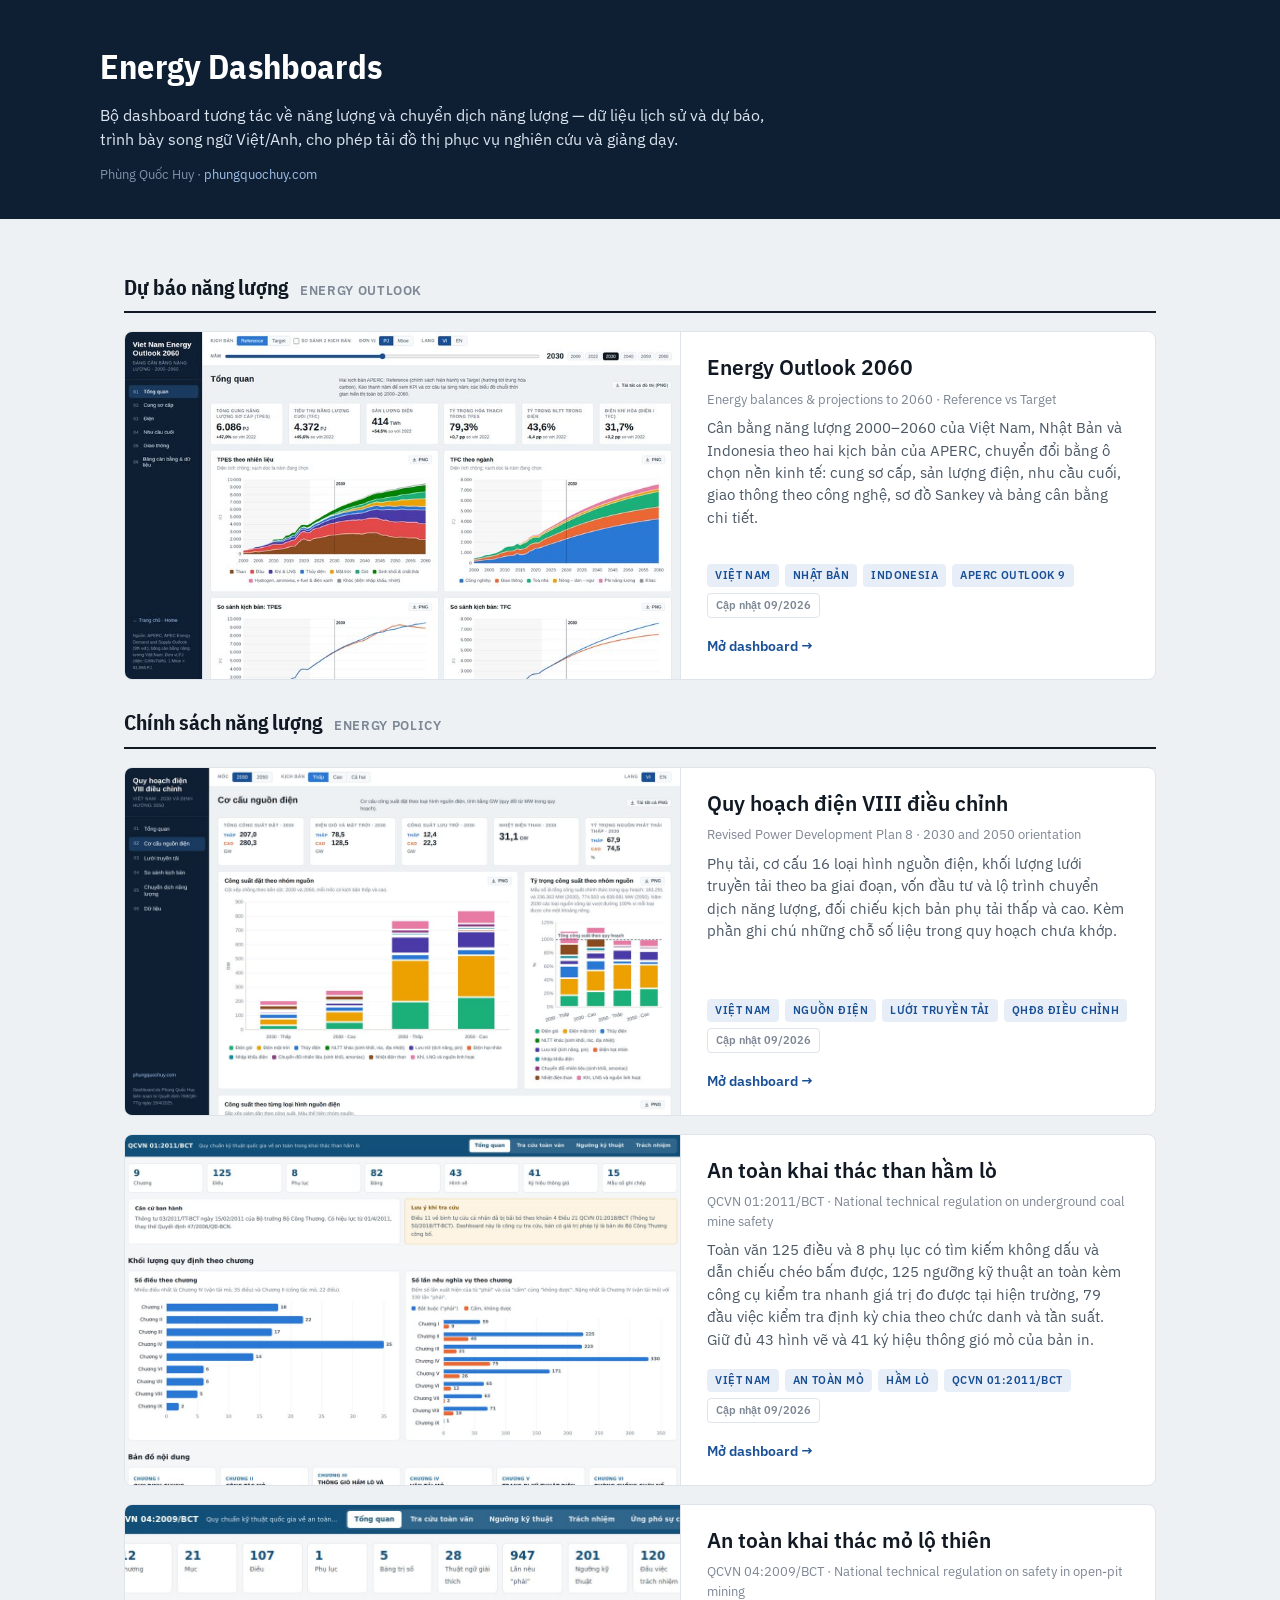
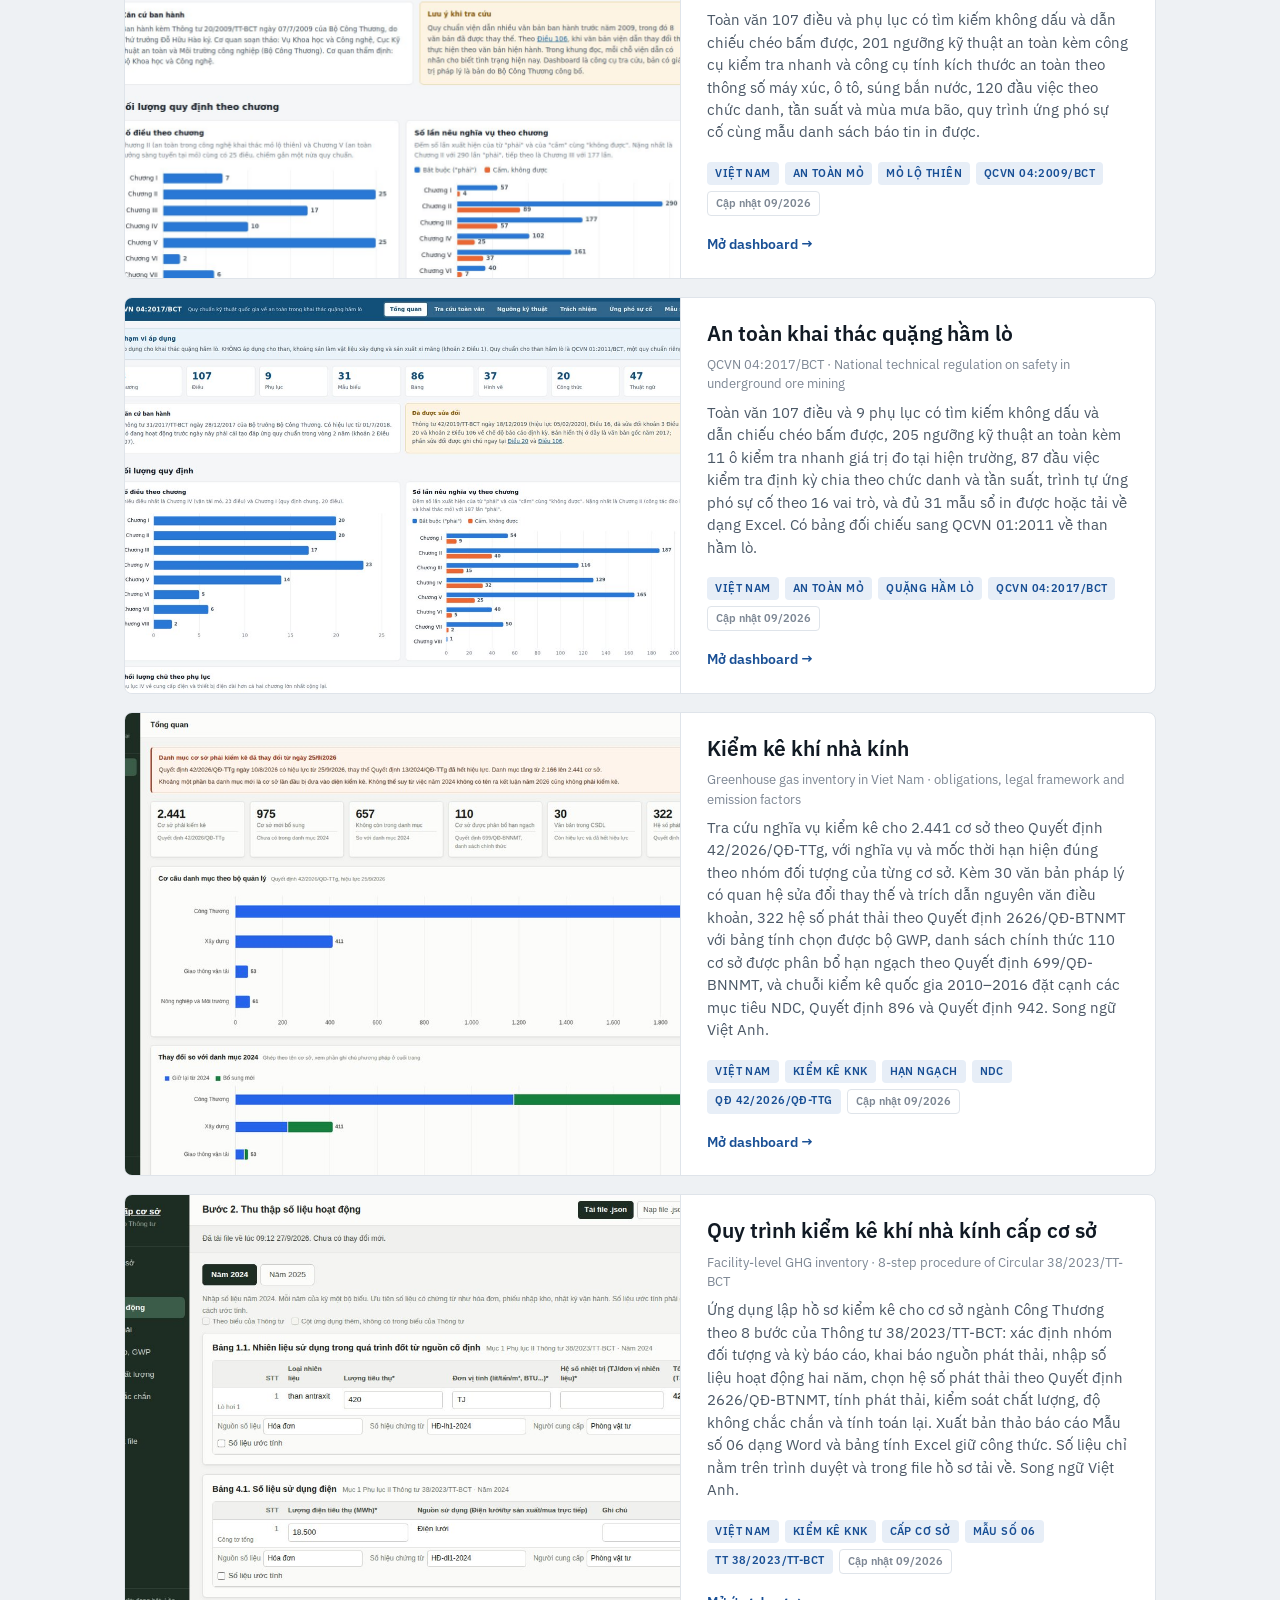
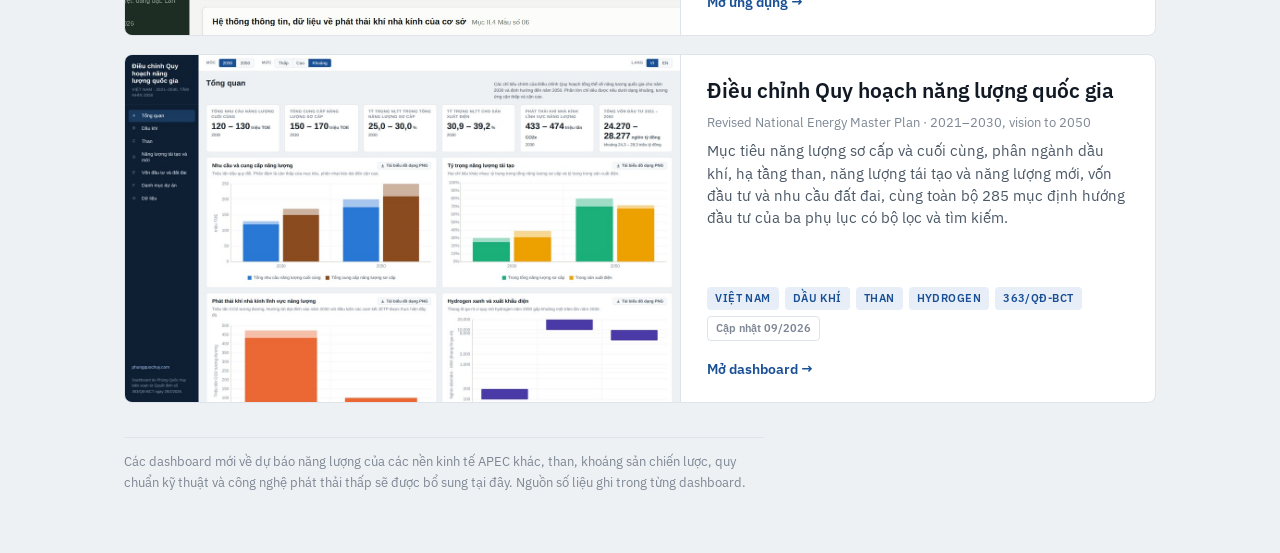
<file: index.html>
<!DOCTYPE html>
<html lang="vi">
<head>
<meta charset="UTF-8">
<meta name="viewport" content="width=device-width, initial-scale=1.0">
<meta name="description" content="Bộ dashboard tương tác về năng lượng của Phùng Quốc Huy: dự báo cung – cầu năng lượng, quy hoạch điện, than, khoáng sản chiến lược và chuyển dịch năng lượng.">
<title>Energy Dashboards · Phùng Quốc Huy</title>
<link rel="preconnect" href="https://fonts.googleapis.com">
<link rel="stylesheet" href="https://fonts.googleapis.com/css2?family=IBM+Plex+Sans:wght@400;500;600;700&family=IBM+Plex+Sans+Condensed:wght@600;700&display=swap">
<style>
:root{
  --ground:#eef1f4; --card:#ffffff; --line:#dfe4ea; --ink:#111a24; --ink-2:#4b5866; --ink-3:#7d8794;
  --navy:#0f1f33; --navy-ink:#dbe4ef; --accent:#184f95; --accent-2:#2a78d6;
  --font-body:"IBM Plex Sans","Segoe UI",Roboto,Helvetica,Arial,sans-serif;
  --font-head:"IBM Plex Sans Condensed","Arial Narrow",Arial,sans-serif;
}
*{box-sizing:border-box;margin:0;padding:0}
body{background:var(--ground);color:var(--ink);font-family:var(--font-body);font-size:15px;line-height:1.55}
a{color:inherit}
.hero{background:var(--navy);color:#fff;padding:40px 24px 34px}
.hero .in{max-width:1080px;margin:0 auto}
.hero h1{font-family:var(--font-head);font-size:34px;font-weight:700;letter-spacing:.005em;text-wrap:balance}
.hero p{color:var(--navy-ink);max-width:68ch;margin-top:10px;font-size:15.5px}
.hero .by{margin-top:14px;font-size:13px;color:#7f92a8}
.hero .by a{color:#9fc1ea;text-decoration:none}
.hero .by a:hover{text-decoration:underline}
main{max-width:1080px;margin:0 auto;padding:26px 24px 60px}
.topic{margin-top:26px}
.topic-head{display:flex;align-items:baseline;gap:12px;border-bottom:2px solid var(--ink);padding-bottom:8px;margin-bottom:18px}
.topic-head h2{font-family:var(--font-head);font-size:21px;font-weight:700}
.topic-head .en{font-size:13px;color:var(--ink-3);letter-spacing:.05em;text-transform:uppercase;font-weight:600}
.cards{display:grid;grid-template-columns:repeat(auto-fill,minmax(320px,1fr));gap:18px}
.dcard.featured{grid-column:1/-1;flex-direction:row;min-height:300px}
.dcard.featured img{width:54%;aspect-ratio:auto;height:auto;object-fit:cover;border-bottom:none;border-right:1px solid var(--line)}
.dcard.featured .b{padding:22px 26px;justify-content:center;gap:8px}
.dcard.featured h3{font-size:21px}
.dcard.featured p{font-size:14.5px;max-width:56ch}
.dcard.featured .open{font-size:14px}
@media (max-width:800px){.dcard.featured{flex-direction:column;min-height:0}.dcard.featured img{width:100%;aspect-ratio:8/5;border-right:none;border-bottom:1px solid var(--line)}}
.dcard{background:var(--card);border:1px solid var(--line);border-radius:8px;overflow:hidden;display:flex;flex-direction:column;text-decoration:none;transition:box-shadow .15s,transform .15s}
.dcard:hover{box-shadow:0 6px 20px rgba(15,31,51,.13);transform:translateY(-2px)}
.dcard img{width:100%;aspect-ratio:8/5;object-fit:cover;display:block;border-bottom:1px solid var(--line)}
.dcard .b{padding:14px 16px 15px;display:flex;flex-direction:column;gap:6px;flex:1}
.dcard h3{font-size:16.5px;font-weight:600;line-height:1.3}
.dcard .en{font-size:12.5px;color:var(--ink-3)}
.dcard p{font-size:13.5px;color:var(--ink-2)}
.meta{display:flex;flex-wrap:wrap;gap:6px;margin-top:auto;padding-top:10px}
.tag{font-size:11px;font-weight:600;letter-spacing:.04em;text-transform:uppercase;background:#e7eef7;color:var(--accent);border-radius:4px;padding:3px 8px}
.tag.date{background:transparent;color:var(--ink-3);border:1px solid var(--line);text-transform:none;letter-spacing:0}
.open{margin-top:10px;font-size:13px;font-weight:600;color:var(--accent)}
.dcard:hover .open{text-decoration:underline}
.note{margin-top:34px;font-size:13px;color:var(--ink-3);border-top:1px solid var(--line);padding-top:14px;max-width:80ch}
@media (max-width:640px){.hero h1{font-size:27px}.cards{grid-template-columns:1fr}}
</style>
</head>
<body>
<header class="hero">
  <div class="in">
    <h1>Energy Dashboards</h1>
    <p>Bộ dashboard tương tác về năng lượng và chuyển dịch năng lượng — dữ liệu lịch sử và dự báo, trình bày song ngữ Việt/Anh, cho phép tải đồ thị phục vụ nghiên cứu và giảng dạy.</p>
    <div class="by">Phùng Quốc Huy · <a href="https://phungquochuy.com/" rel="noopener">phungquochuy.com</a></div>
  </div>
</header>
<main>
  <section class="topic">
    <div class="topic-head"><h2>Dự báo năng lượng</h2><span class="en">Energy Outlook</span></div>
    <div class="cards">
      <a class="dcard featured" href="outlook/">
        <img src="assets/outlook-preview.jpg" alt="Giao diện dashboard Energy Outlook 2060">
        <div class="b">
          <h3>Energy Outlook 2060</h3>
          <div class="en">Energy balances &amp; projections to 2060 · Reference vs Target</div>
          <p>Cân bằng năng lượng 2000–2060 của Việt Nam, Nhật Bản và Indonesia theo hai kịch bản của APERC, chuyển đổi bằng ô chọn nền kinh tế: cung sơ cấp, sản lượng điện, nhu cầu cuối, giao thông theo công nghệ, sơ đồ Sankey và bảng cân bằng chi tiết.</p>
          <div class="meta">
            <span class="tag">Việt Nam</span><span class="tag">Nhật Bản</span><span class="tag">Indonesia</span><span class="tag">APERC Outlook 9</span><span class="tag date">Cập nhật 09/2026</span>
          </div>
          <div class="open">Mở dashboard →</div>
        </div>
      </a>
    </div>
  </section>
  <section class="topic">
    <div class="topic-head"><h2>Chính sách năng lượng</h2><span class="en">Energy policy</span></div>
    <div class="cards">
      <a class="dcard featured" href="pdp8/">
        <img src="assets/pdp8-preview.jpg" alt="Giao diện dashboard Quy hoạch điện VIII điều chỉnh">
        <div class="b">
          <h3>Quy hoạch điện VIII điều chỉnh</h3>
          <div class="en">Revised Power Development Plan 8 · 2030 and 2050 orientation</div>
          <p>Phụ tải, cơ cấu 16 loại hình nguồn điện, khối lượng lưới truyền tải theo ba giai đoạn, vốn đầu tư và lộ trình chuyển dịch năng lượng, đối chiếu kịch bản phụ tải thấp và cao. Kèm phần ghi chú những chỗ số liệu trong quy hoạch chưa khớp.</p>
          <div class="meta">
            <span class="tag">Việt Nam</span><span class="tag">Nguồn điện</span><span class="tag">Lưới truyền tải</span><span class="tag">QHĐ8 điều chỉnh</span><span class="tag date">Cập nhật 09/2026</span>
          </div>
          <div class="open">Mở dashboard →</div>
        </div>
      </a>
      <a class="dcard featured" href="qcvn01/">
        <img src="assets/qcvn01-preview.jpg" alt="Giao diện dashboard tra cứu QCVN 01:2011/BCT">
        <div class="b">
          <h3>An toàn khai thác than hầm lò</h3>
          <div class="en">QCVN 01:2011/BCT · National technical regulation on underground coal mine safety</div>
          <p>Toàn văn 125 điều và 8 phụ lục có tìm kiếm không dấu và dẫn chiếu chéo bấm được, 125 ngưỡng kỹ thuật an toàn kèm công cụ kiểm tra nhanh giá trị đo được tại hiện trường, 79 đầu việc kiểm tra định kỳ chia theo chức danh và tần suất. Giữ đủ 43 hình vẽ và 41 ký hiệu thông gió mỏ của bản in.</p>
          <div class="meta">
            <span class="tag">Việt Nam</span><span class="tag">An toàn mỏ</span><span class="tag">Hầm lò</span><span class="tag">QCVN 01:2011/BCT</span><span class="tag date">Cập nhật 09/2026</span>
          </div>
          <div class="open">Mở dashboard →</div>
        </div>
      </a>
      <a class="dcard featured" href="qcvn04/">
        <img src="assets/qcvn04-preview.jpg" alt="Giao diện dashboard tra cứu QCVN 04:2009/BCT">
        <div class="b">
          <h3>An toàn khai thác mỏ lộ thiên</h3>
          <div class="en">QCVN 04:2009/BCT · National technical regulation on safety in open-pit mining</div>
          <p>Toàn văn 107 điều và phụ lục có tìm kiếm không dấu và dẫn chiếu chéo bấm được, 201 ngưỡng kỹ thuật an toàn kèm công cụ kiểm tra nhanh và công cụ tính kích thước an toàn theo thông số máy xúc, ô tô, súng bắn nước, 120 đầu việc theo chức danh, tần suất và mùa mưa bão, quy trình ứng phó sự cố cùng mẫu danh sách báo tin in được.</p>
          <div class="meta">
            <span class="tag">Việt Nam</span><span class="tag">An toàn mỏ</span><span class="tag">Mỏ lộ thiên</span><span class="tag">QCVN 04:2009/BCT</span><span class="tag date">Cập nhật 09/2026</span>
          </div>
          <div class="open">Mở dashboard →</div>
        </div>
      </a>
      <a class="dcard featured" href="qcvn04-2017/">
        <img src="assets/qcvn04-2017-preview.jpg" alt="Giao diện dashboard tra cứu QCVN 04:2017/BCT">
        <div class="b">
          <h3>An toàn khai thác quặng hầm lò</h3>
          <div class="en">QCVN 04:2017/BCT · National technical regulation on safety in underground ore mining</div>
          <p>Toàn văn 107 điều và 9 phụ lục có tìm kiếm không dấu và dẫn chiếu chéo bấm được, 205 ngưỡng kỹ thuật an toàn kèm 11 ô kiểm tra nhanh giá trị đo tại hiện trường, 87 đầu việc kiểm tra định kỳ chia theo chức danh và tần suất, trình tự ứng phó sự cố theo 16 vai trò, và đủ 31 mẫu sổ in được hoặc tải về dạng Excel. Có bảng đối chiếu sang QCVN 01:2011 về than hầm lò.</p>
          <div class="meta">
            <span class="tag">Việt Nam</span><span class="tag">An toàn mỏ</span><span class="tag">Quặng hầm lò</span><span class="tag">QCVN 04:2017/BCT</span><span class="tag date">Cập nhật 09/2026</span>
          </div>
          <div class="open">Mở dashboard →</div>
        </div>
      </a>

      <a class="dcard featured" href="knk/">
        <img src="assets/knk-preview.jpg" alt="Giao diện dashboard kiểm kê khí nhà kính">
        <div class="b">
          <h3>Kiểm kê khí nhà kính</h3>
          <div class="en">Greenhouse gas inventory in Viet Nam · obligations, legal framework and emission factors</div>
          <p>Tra cứu nghĩa vụ kiểm kê cho 2.441 cơ sở theo Quyết định 42/2026/QĐ-TTg, với nghĩa vụ và mốc thời hạn hiện đúng theo nhóm đối tượng của từng cơ sở. Kèm 30 văn bản pháp lý có quan hệ sửa đổi thay thế và trích dẫn nguyên văn điều khoản, 322 hệ số phát thải theo Quyết định 2626/QĐ-BTNMT với bảng tính chọn được bộ GWP, danh sách chính thức 110 cơ sở được phân bổ hạn ngạch theo Quyết định 699/QĐ-BNNMT, và chuỗi kiểm kê quốc gia 2010–2016 đặt cạnh các mục tiêu NDC, Quyết định 896 và Quyết định 942. Song ngữ Việt Anh.</p>
          <div class="meta">
            <span class="tag">Việt Nam</span><span class="tag">Kiểm kê KNK</span><span class="tag">Hạn ngạch</span><span class="tag">NDC</span><span class="tag">QĐ 42/2026/QĐ-TTg</span><span class="tag date">Cập nhật 09/2026</span>
          </div>
          <div class="open">Mở dashboard →</div>
        </div>
      </a>
      <a class="dcard featured" href="knk-quy-trinh/">
        <img src="assets/knk-quy-trinh-preview.jpg" alt="Giao diện ứng dụng quy trình kiểm kê khí nhà kính cấp cơ sở">
        <div class="b">
          <h3>Quy trình kiểm kê khí nhà kính cấp cơ sở</h3>
          <div class="en">Facility-level GHG inventory · 8-step procedure of Circular 38/2023/TT-BCT</div>
          <p>Ứng dụng lập hồ sơ kiểm kê cho cơ sở ngành Công Thương theo 8 bước của Thông tư 38/2023/TT-BCT: xác định nhóm đối tượng và kỳ báo cáo, khai báo nguồn phát thải, nhập số liệu hoạt động hai năm, chọn hệ số phát thải theo Quyết định 2626/QĐ-BTNMT, tính phát thải, kiểm soát chất lượng, độ không chắc chắn và tính toán lại. Xuất bản thảo báo cáo Mẫu số 06 dạng Word và bảng tính Excel giữ công thức. Số liệu chỉ nằm trên trình duyệt và trong file hồ sơ tải về. Song ngữ Việt Anh.</p>
          <div class="meta">
            <span class="tag">Việt Nam</span><span class="tag">Kiểm kê KNK</span><span class="tag">Cấp cơ sở</span><span class="tag">Mẫu số 06</span><span class="tag">TT 38/2023/TT-BCT</span><span class="tag date">Cập nhật 09/2026</span>
          </div>
          <div class="open">Mở ứng dụng →</div>
        </div>
      </a>
      <a class="dcard featured" href="qhnl2026/">
        <img src="assets/qhnl2026-preview.jpg" alt="Giao diện dashboard Điều chỉnh Quy hoạch năng lượng quốc gia">
        <div class="b">
          <h3>Điều chỉnh Quy hoạch năng lượng quốc gia</h3>
          <div class="en">Revised National Energy Master Plan · 2021–2030, vision to 2050</div>
          <p>Mục tiêu năng lượng sơ cấp và cuối cùng, phân ngành dầu khí, hạ tầng than, năng lượng tái tạo và năng lượng mới, vốn đầu tư và nhu cầu đất đai, cùng toàn bộ 285 mục định hướng đầu tư của ba phụ lục có bộ lọc và tìm kiếm.</p>
          <div class="meta">
            <span class="tag">Việt Nam</span><span class="tag">Dầu khí</span><span class="tag">Than</span><span class="tag">Hydrogen</span><span class="tag">363/QĐ-BCT</span><span class="tag date">Cập nhật 09/2026</span>
          </div>
          <div class="open">Mở dashboard →</div>
        </div>
      </a>
    </div>
  </section>
  <p class="note">Các dashboard mới về dự báo năng lượng của các nền kinh tế APEC khác, than, khoáng sản chiến lược, quy chuẩn kỹ thuật và công nghệ phát thải thấp sẽ được bổ sung tại đây. Nguồn số liệu ghi trong từng dashboard.</p>
</main>
</body>
</html>
</file>
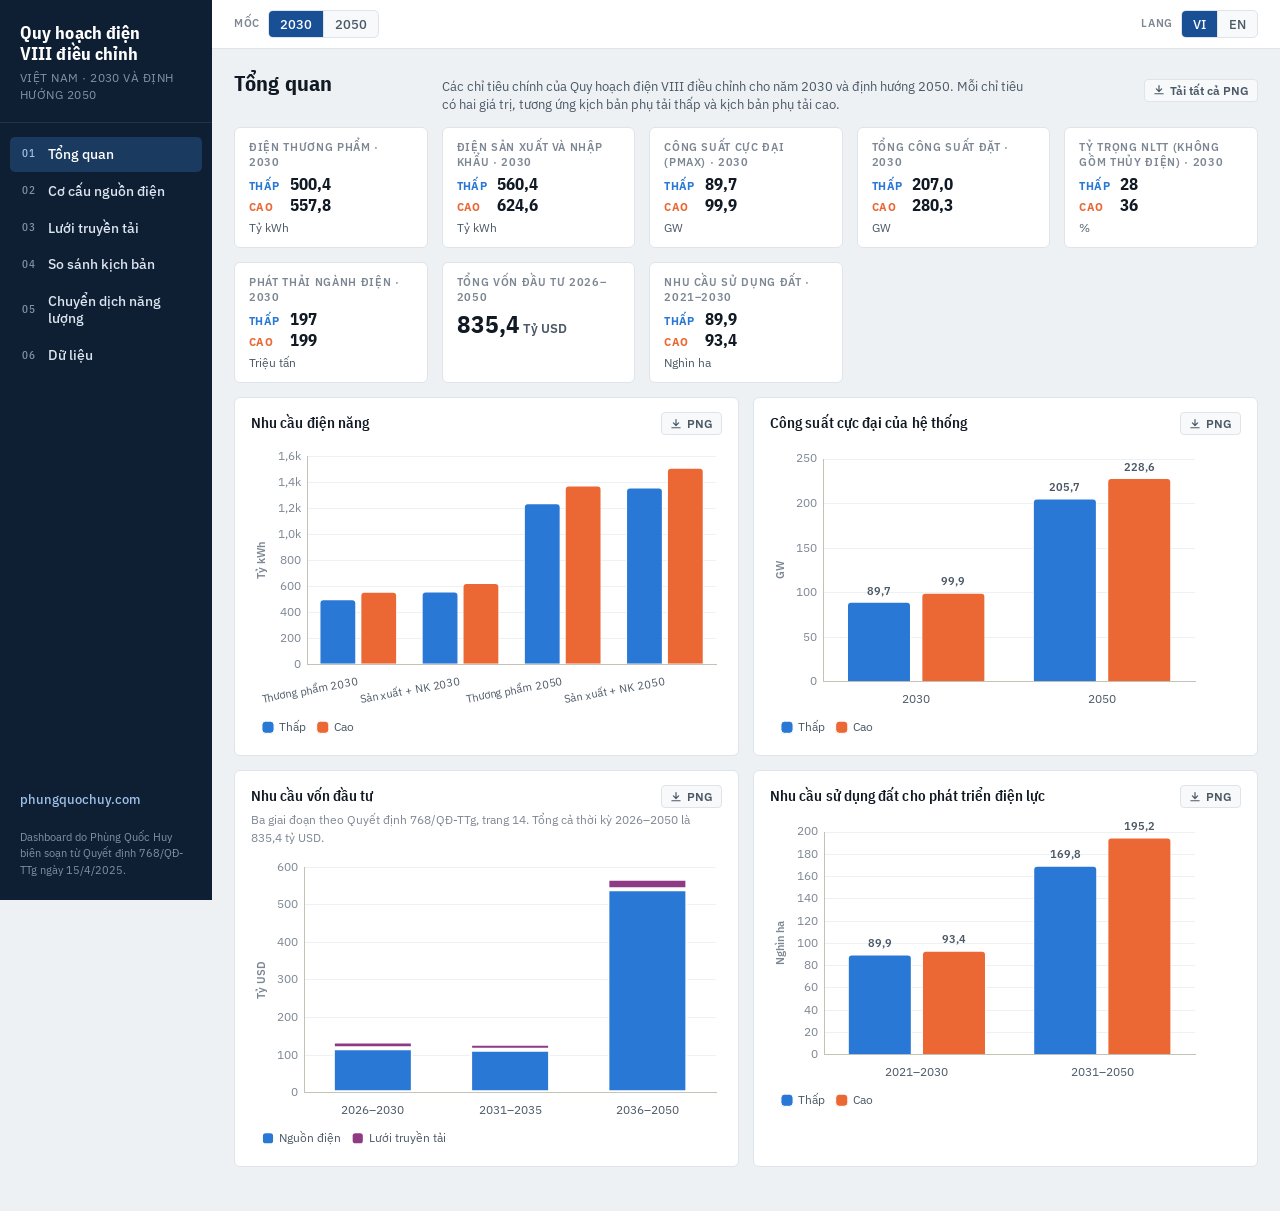
<file: pdp8/index.html>
<!DOCTYPE html>
<html lang="vi">
<head>
<meta charset="UTF-8">
<meta name="viewport" content="width=device-width, initial-scale=1.0">
<meta name="description" content="Dashboard tương tác Quy hoạch điện VIII điều chỉnh: phụ tải, cơ cấu nguồn điện 2030–2050, lưới truyền tải, vốn đầu tư và chuyển dịch năng lượng. Interactive dashboard of Viet Nam's revised Power Development Plan 8.">
<meta property="og:title" content="Quy hoạch điện VIII điều chỉnh">
<meta property="og:description" content="Dashboard tương tác về Quy hoạch điện VIII điều chỉnh của Việt Nam: nguồn điện, lưới truyền tải, vốn đầu tư, chuyển dịch năng lượng.">
<meta property="og:type" content="website">
<title>Quy hoạch điện VIII điều chỉnh</title>
<link rel="preconnect" href="https://fonts.googleapis.com">
<link rel="preconnect" href="https://fonts.gstatic.com" crossorigin>
<link rel="stylesheet" href="https://fonts.googleapis.com/css2?family=IBM+Plex+Sans:wght@400;500;600;700&family=IBM+Plex+Sans+Condensed:wght@500;600;700&display=swap">
<style>
:root{
  color-scheme: light;
  --ground:#eef1f4; --card:#ffffff; --card-2:#f7f9fb; --line:#dfe4ea; --line-2:#eef1f4;
  --ink:#111a24; --ink-2:#4b5866; --ink-3:#7d8794;
  --rail:#0f1f33; --rail-ink:#dbe4ef; --rail-muted:#7f92a8; --rail-active:#1a3a5f;
  --accent:#184f95; --accent-2:#2a78d6; --focus:#eda100;
  --lo:#2a78d6; --hi:#eb6834;
  --g-wind:#1baf7a; --g-solar:#eda100; --g-hydro:#2a78d6; --g-otherre:#008300;
  --g-storage:#4a3aa7; --g-nuclear:#eb6834; --g-imports:#0f8ea0; --g-convert:#8e3a84;
  --g-coal:#8a4b1f; --g-gas:#e87ba4;
  --warn-bg:#fdf4e3; --warn-line:#e8cf9a; --warn-ink:#6b4a10;
  --radius:6px; --gap:14px;
  --font-body:"IBM Plex Sans","Segoe UI",Roboto,Helvetica,Arial,sans-serif;
  --font-head:"IBM Plex Sans Condensed","Arial Narrow","IBM Plex Sans",Arial,sans-serif;
}
*{box-sizing:border-box;margin:0;padding:0}
html,body{background:var(--ground);color:var(--ink);font-family:var(--font-body);font-size:14px;line-height:1.45}
button,select,input{font-family:inherit;font-size:inherit;color:inherit}
button{cursor:pointer;background:none;border:none}
:focus-visible{outline:2px solid var(--focus);outline-offset:2px}
h1,h2,h3{font-family:var(--font-head);text-wrap:balance;letter-spacing:.005em}
.app{display:grid;grid-template-columns:212px minmax(0,1fr);min-height:100vh}
/* rail */
.rail{background:var(--rail);color:var(--rail-ink);padding:22px 0;position:sticky;top:0;height:100vh;display:flex;flex-direction:column}
.brand{padding:0 20px 18px;border-bottom:1px solid rgba(255,255,255,.08)}
.brand h1{font-size:18px;font-weight:700;line-height:1.18;color:#fff}
.brand .sub{font-size:11.5px;color:var(--rail-muted);margin-top:6px;letter-spacing:.04em;text-transform:uppercase}
.nav{display:flex;flex-direction:column;padding:14px 10px;gap:2px}
.nav button{display:flex;align-items:center;gap:10px;text-align:left;color:var(--rail-ink);padding:9px 12px;border-radius:5px;font-weight:500;font-size:13.5px;width:100%;line-height:1.25}
.nav button .k{font-family:var(--font-head);font-size:11px;color:var(--rail-muted);width:16px;letter-spacing:.06em;flex-shrink:0}
.nav button:hover{background:rgba(255,255,255,.06)}
.nav button.on{background:var(--rail-active);color:#fff}
.nav button.on .k{color:#9fc1ea}
.home{margin:auto 20px 0;font-size:12.5px;color:#9fc1ea;text-decoration:none;font-weight:500}
.home:hover{color:#fff;text-decoration:underline}
.rail .foot{margin-top:6px;padding:14px 20px 0;font-size:11px;color:var(--rail-muted);line-height:1.5}
/* main */
.main{min-width:0;display:flex;flex-direction:column}
.controls{position:sticky;top:0;z-index:5;background:var(--card);border-bottom:1px solid var(--line);padding:10px 22px;display:flex;flex-wrap:wrap;gap:10px 22px;align-items:center}
.ctl{display:flex;align-items:center;gap:8px;flex-wrap:wrap;min-width:0}
.ctl.hide{display:none}
.ctl .lbl{font-size:11px;color:var(--ink-3);letter-spacing:.06em;text-transform:uppercase;font-weight:600}
.seg{display:inline-flex;border:1px solid var(--line);border-radius:5px;overflow:hidden;background:var(--card-2)}
.seg button{padding:5px 11px;font-size:12.5px;font-weight:500;color:var(--ink-2);border-right:1px solid var(--line);white-space:nowrap}
.seg button:last-child{border-right:none}
.seg button.on{background:var(--accent);color:#fff}
.seg button.on.lo{background:var(--lo)} .seg button.on.hi{background:var(--hi)}
.spacer{flex:1}
.content{padding:18px 22px 44px;display:flex;flex-direction:column;gap:var(--gap)}
.tab{display:none;flex-direction:column;gap:var(--gap)}
.tab.on{display:flex}
.tabhead{display:flex;align-items:baseline;justify-content:space-between;gap:12px;flex-wrap:wrap}
.tabhead h2{font-size:22px;font-weight:700}
.tabhead .note{font-size:12.5px;color:var(--ink-2);max-width:74ch;flex:1 1 340px}
.tabhead .ic{align-self:center}
/* KPI */
.kpis{display:grid;grid-template-columns:repeat(auto-fit,minmax(178px,1fr));gap:var(--gap)}
.kpi{background:var(--card);border:1px solid var(--line);border-radius:var(--radius);padding:12px 14px 11px;display:flex;flex-direction:column;gap:2px;min-height:96px}
.kpi .l{font-size:11px;color:var(--ink-3);text-transform:uppercase;letter-spacing:.06em;font-weight:600;line-height:1.3}
.kpi .v{font-family:var(--font-head);font-size:25px;font-weight:700;line-height:1.12;font-variant-numeric:tabular-nums;margin-top:4px}
.kpi .v small{font-size:12.5px;color:var(--ink-2);font-weight:600;margin-left:3px;font-family:var(--font-body)}
.kpi .d{font-size:11.5px;color:var(--ink-2);font-variant-numeric:tabular-nums;margin-top:2px}
.kpi .cmp{display:grid;grid-template-columns:auto 1fr;gap:1px 10px;font-size:12px;font-variant-numeric:tabular-nums;margin-top:3px;align-items:baseline}
.kpi .cmp .tag{font-size:10.5px;font-weight:700;letter-spacing:.04em;text-transform:uppercase}
.kpi .cmp .tag.lo{color:var(--lo)} .kpi .cmp .tag.hi{color:var(--hi)}
.kpi .cmp .n{font-family:var(--font-head);font-size:17px;font-weight:700;line-height:1.2}
/* cards */
.grid{display:grid;grid-template-columns:repeat(12,1fr);gap:var(--gap)}
.card{background:var(--card);border:1px solid var(--line);border-radius:var(--radius);padding:14px 16px 12px;min-width:0;display:flex;flex-direction:column;gap:8px}
.card.c6{grid-column:span 6}.card.c4{grid-column:span 4}.card.c8{grid-column:span 8}.card.c12{grid-column:span 12}
.card h3{font-size:14.5px;font-weight:600;color:var(--ink)}
.ch{display:flex;align-items:flex-start;justify-content:space-between;gap:10px}
.ic{display:inline-flex;align-items:center;gap:5px;font-size:11.5px;font-weight:600;color:var(--ink-2);border:1px solid var(--line);border-radius:4px;padding:3px 8px;background:var(--card-2);white-space:nowrap;flex-shrink:0}
.ic:hover{background:#e8edf2;color:var(--ink)}
.ic svg{width:12px;height:12px}
.ic.busy{opacity:.5;pointer-events:none}
.card .sub{font-size:12px;color:var(--ink-3);margin-top:-5px;line-height:1.45}
.plot{position:relative;height:300px}
.plot>canvas{position:absolute;inset:0;max-width:100%;max-height:100%}
.plot.tall{height:420px}.plot.xtall{height:560px}.plot.short{height:230px}
.legend{display:flex;flex-wrap:wrap;gap:4px 14px;font-size:12px;color:var(--ink-2)}
.legend span{display:inline-flex;align-items:center;gap:6px}
.legend i{width:10px;height:10px;border-radius:2px;display:inline-block;flex-shrink:0}
/* tables */
.tblwrap{overflow-x:auto;max-height:600px;overflow-y:auto;border:1px solid var(--line);border-radius:4px}
table{border-collapse:separate;border-spacing:0;font-size:12.5px;width:100%;font-variant-numeric:tabular-nums}
th,td{padding:6px 9px;white-space:nowrap;text-align:right;border-bottom:1px solid var(--line-2)}
th{background:var(--card-2);color:var(--ink-2);font-weight:600;font-size:11.5px;position:sticky;top:0;z-index:2}
th:first-child,td:first-child{text-align:left;position:sticky;left:0;background:var(--card);z-index:1}
th:first-child{z-index:3;background:var(--card-2)}
td.wrap{white-space:normal;min-width:210px;max-width:340px;color:var(--ink-2);text-align:left}
tr.total td{font-weight:700;background:var(--card-2);border-top:1px solid var(--line)}
tr.total td:first-child{background:var(--card-2)}
tr.grp td{font-weight:600}
td .sw{display:inline-block;width:9px;height:9px;border-radius:2px;margin-right:7px;vertical-align:baseline}
.toolbar{display:flex;gap:10px;align-items:center;flex-wrap:wrap}
.toolbar select{padding:5px 8px;border:1px solid var(--line);border-radius:4px;background:var(--card-2)}
.btn{padding:6px 12px;border:1px solid var(--line);border-radius:4px;background:var(--card-2);font-size:12.5px;font-weight:500}
.btn:hover{background:#e8edf2}
.tiny{font-size:11.5px;color:var(--ink-3);line-height:1.5}
/* notice */
.notice{background:var(--warn-bg);border:1px solid var(--warn-line);border-radius:var(--radius);padding:11px 14px;font-size:12.5px;color:var(--warn-ink);line-height:1.55}
.notice b{font-weight:700}
.notice.info{background:#eef4fb;border-color:#c3d8ef;color:#1b3a5c}
#fatalhost:not(:empty){padding:14px 22px 0}
.notice.err{background:#fdecec;border-color:#e0b4b4;color:#7a1f1f}
.notice.err li{word-break:break-word}
.notice ul{margin:6px 0 0 18px}
.notice li{margin-bottom:3px}
.notice a{color:inherit}
.toast{position:fixed;bottom:18px;left:50%;transform:translateX(-50%);background:var(--ink);color:#fff;padding:8px 14px;border-radius:4px;font-size:12.5px;opacity:0;transition:opacity .2s;pointer-events:none;z-index:50}
.toast.show{opacity:1}
@media (max-width:1150px){.card.c4{grid-column:span 6}}
@media (max-width:960px){
  .app{grid-template-columns:minmax(0,1fr)}
  .rail{position:static;height:auto;padding:14px 0 0;min-width:0;max-width:100%}
  .nav{flex-direction:row;overflow-x:auto;padding:10px;max-width:100%}
  .nav button{white-space:nowrap;width:auto}
  .home{margin:0 20px 10px}
  .rail .foot{display:none}
  .card.c6,.card.c4,.card.c8{grid-column:span 12}
  .kpis{grid-template-columns:repeat(2,1fr)}
}
@media (max-width:700px){
  .controls{padding:8px 12px;gap:8px 14px}
  .seg button{padding:4px 8px;font-size:12px}
  .content{padding:12px 10px 32px}
  .card{padding:12px 12px 10px}
  .kpi .v{font-size:22px}
  .tabhead h2{font-size:19px}
  .plot{height:260px}.plot.tall{height:360px}.plot.xtall{height:520px}
}
@media print{.rail,.controls{display:none}.app{grid-template-columns:1fr}.card{break-inside:avoid}}
@media (prefers-reduced-motion:reduce){*{transition:none!important}}
</style>
</head>
<body>
<div class="app">
  <aside class="rail">
    <div class="brand">
      <h1 data-i="title">Quy hoạch điện VIII điều chỉnh</h1>
      <div class="sub" id="brandsub"></div>
    </div>
    <nav class="nav" id="nav"></nav>
    <a class="home" href="https://phungquochuy.com/" target="_top">phungquochuy.com</a>
    <div class="foot" id="foot"></div>
  </aside>
  <div class="main">
    <div class="controls">
      <div class="ctl" id="ctlHorizon"><span class="lbl" data-i="horizon">Mốc</span>
        <div class="seg" id="hzSeg"><button data-h="0" class="on">2030</button><button data-h="1">2050</button></div>
      </div>
      <div class="ctl" id="ctlScen"><span class="lbl" data-i="scenario">Kịch bản</span>
        <div class="seg" id="scSeg"><button data-s="lo" class="on lo">Thấp</button><button data-s="hi" class="hi">Cao</button><button data-s="both">Cả hai</button></div>
      </div>
      <div class="ctl" id="ctlWork"><span class="lbl" data-i="work">Hạng mục</span>
        <div class="seg" id="wkSeg"><button data-w="new" class="on">Xây mới</button><button data-w="up">Cải tạo</button><button data-w="tot">Tổng</button></div>
      </div>
      <div class="spacer"></div>
      <div class="ctl"><span class="lbl">Lang</span>
        <div class="seg" id="lgSeg"><button data-l="vi" class="on">VI</button><button data-l="en">EN</button></div>
      </div>
    </div>
    <div id="fatalhost"></div>
    <div class="content" id="content"></div>
  </div>
</div>
<div class="toast" id="toast"></div>

<script>
/*!
 * Chart.js v4.4.1
 * https://www.chartjs.org
 * (c) 2023 Chart.js Contributors
 * Released under the MIT License
 */
!function(t,e){"object"==typeof exports&&"undefined"!=typeof module?module.exports=e():"function"==typeof define&&define.amd?define(e):(t="undefined"!=typeof globalThis?globalThis:t||self).Chart=e()}(this,(function(){"use strict";var t=Object.freeze({__proto__:null,get Colors(){return Go},get Decimation(){return Qo},get Filler(){return ma},get Legend(){return ya},get SubTitle(){return ka},get Title(){return Ma},get Tooltip(){return Ba}});function e(){}const i=(()=>{let t=0;return()=>t++})();function s(t){return null==t}function n(t){if(Array.isArray&&Array.isArray(t))return!0;const e=Object.prototype.toString.call(t);return"[object"===e.slice(0,7)&&"Array]"===e.slice(-6)}function o(t){return null!==t&&"[object Object]"===Object.prototype.toString.call(t)}function a(t){return("number"==typeof t||t instanceof Number)&&isFinite(+t)}function r(t,e){return a(t)?t:e}function l(t,e){return void 0===t?e:t}const h=(t,e)=>"string"==typeof t&&t.endsWith("%")?parseFloat(t)/100:+t/e,c=(t,e)=>"string"==typeof t&&t.endsWith("%")?parseFloat(t)/100*e:+t;function d(t,e,i){if(t&&"function"==typeof t.call)return t.apply(i,e)}function u(t,e,i,s){let a,r,l;if(n(t))if(r=t.length,s)for(a=r-1;a>=0;a--)e.call(i,t[a],a);else for(a=0;a<r;a++)e.call(i,t[a],a);else if(o(t))for(l=Object.keys(t),r=l.length,a=0;a<r;a++)e.call(i,t[l[a]],l[a])}function f(t,e){let i,s,n,o;if(!t||!e||t.length!==e.length)return!1;for(i=0,s=t.length;i<s;++i)if(n=t[i],o=e[i],n.datasetIndex!==o.datasetIndex||n.index!==o.index)return!1;return!0}function g(t){if(n(t))return t.map(g);if(o(t)){const e=Object.create(null),i=Object.keys(t),s=i.length;let n=0;for(;n<s;++n)e[i[n]]=g(t[i[n]]);return e}return t}function p(t){return-1===["__proto__","prototype","constructor"].indexOf(t)}function m(t,e,i,s){if(!p(t))return;const n=e[t],a=i[t];o(n)&&o(a)?b(n,a,s):e[t]=g(a)}function b(t,e,i){const s=n(e)?e:[e],a=s.length;if(!o(t))return t;const r=(i=i||{}).merger||m;let l;for(let e=0;e<a;++e){if(l=s[e],!o(l))continue;const n=Object.keys(l);for(let e=0,s=n.length;e<s;++e)r(n[e],t,l,i)}return t}function x(t,e){return b(t,e,{merger:_})}function _(t,e,i){if(!p(t))return;const s=e[t],n=i[t];o(s)&&o(n)?x(s,n):Object.prototype.hasOwnProperty.call(e,t)||(e[t]=g(n))}const y={"":t=>t,x:t=>t.x,y:t=>t.y};function v(t){const e=t.split("."),i=[];let s="";for(const t of e)s+=t,s.endsWith("\\")?s=s.slice(0,-1)+".":(i.push(s),s="");return i}function M(t,e){const i=y[e]||(y[e]=function(t){const e=v(t);return t=>{for(const i of e){if(""===i)break;t=t&&t[i]}return t}}(e));return i(t)}function w(t){return t.charAt(0).toUpperCase()+t.slice(1)}const k=t=>void 0!==t,S=t=>"function"==typeof t,P=(t,e)=>{if(t.size!==e.size)return!1;for(const i of t)if(!e.has(i))return!1;return!0};function D(t){return"mouseup"===t.type||"click"===t.type||"contextmenu"===t.type}const C=Math.PI,O=2*C,A=O+C,T=Number.POSITIVE_INFINITY,L=C/180,E=C/2,R=C/4,I=2*C/3,z=Math.log10,F=Math.sign;function V(t,e,i){return Math.abs(t-e)<i}function B(t){const e=Math.round(t);t=V(t,e,t/1e3)?e:t;const i=Math.pow(10,Math.floor(z(t))),s=t/i;return(s<=1?1:s<=2?2:s<=5?5:10)*i}function W(t){const e=[],i=Math.sqrt(t);let s;for(s=1;s<i;s++)t%s==0&&(e.push(s),e.push(t/s));return i===(0|i)&&e.push(i),e.sort(((t,e)=>t-e)).pop(),e}function N(t){return!isNaN(parseFloat(t))&&isFinite(t)}function H(t,e){const i=Math.round(t);return i-e<=t&&i+e>=t}function j(t,e,i){let s,n,o;for(s=0,n=t.length;s<n;s++)o=t[s][i],isNaN(o)||(e.min=Math.min(e.min,o),e.max=Math.max(e.max,o))}function $(t){return t*(C/180)}function Y(t){return t*(180/C)}function U(t){if(!a(t))return;let e=1,i=0;for(;Math.round(t*e)/e!==t;)e*=10,i++;return i}function X(t,e){const i=e.x-t.x,s=e.y-t.y,n=Math.sqrt(i*i+s*s);let o=Math.atan2(s,i);return o<-.5*C&&(o+=O),{angle:o,distance:n}}function q(t,e){return Math.sqrt(Math.pow(e.x-t.x,2)+Math.pow(e.y-t.y,2))}function K(t,e){return(t-e+A)%O-C}function G(t){return(t%O+O)%O}function Z(t,e,i,s){const n=G(t),o=G(e),a=G(i),r=G(o-n),l=G(a-n),h=G(n-o),c=G(n-a);return n===o||n===a||s&&o===a||r>l&&h<c}function J(t,e,i){return Math.max(e,Math.min(i,t))}function Q(t){return J(t,-32768,32767)}function tt(t,e,i,s=1e-6){return t>=Math.min(e,i)-s&&t<=Math.max(e,i)+s}function et(t,e,i){i=i||(i=>t[i]<e);let s,n=t.length-1,o=0;for(;n-o>1;)s=o+n>>1,i(s)?o=s:n=s;return{lo:o,hi:n}}const it=(t,e,i,s)=>et(t,i,s?s=>{const n=t[s][e];return n<i||n===i&&t[s+1][e]===i}:s=>t[s][e]<i),st=(t,e,i)=>et(t,i,(s=>t[s][e]>=i));function nt(t,e,i){let s=0,n=t.length;for(;s<n&&t[s]<e;)s++;for(;n>s&&t[n-1]>i;)n--;return s>0||n<t.length?t.slice(s,n):t}const ot=["push","pop","shift","splice","unshift"];function at(t,e){t._chartjs?t._chartjs.listeners.push(e):(Object.defineProperty(t,"_chartjs",{configurable:!0,enumerable:!1,value:{listeners:[e]}}),ot.forEach((e=>{const i="_onData"+w(e),s=t[e];Object.defineProperty(t,e,{configurable:!0,enumerable:!1,value(...e){const n=s.apply(this,e);return t._chartjs.listeners.forEach((t=>{"function"==typeof t[i]&&t[i](...e)})),n}})})))}function rt(t,e){const i=t._chartjs;if(!i)return;const s=i.listeners,n=s.indexOf(e);-1!==n&&s.splice(n,1),s.length>0||(ot.forEach((e=>{delete t[e]})),delete t._chartjs)}function lt(t){const e=new Set(t);return e.size===t.length?t:Array.from(e)}const ht="undefined"==typeof window?function(t){return t()}:window.requestAnimationFrame;function ct(t,e){let i=[],s=!1;return function(...n){i=n,s||(s=!0,ht.call(window,(()=>{s=!1,t.apply(e,i)})))}}function dt(t,e){let i;return function(...s){return e?(clearTimeout(i),i=setTimeout(t,e,s)):t.apply(this,s),e}}const ut=t=>"start"===t?"left":"end"===t?"right":"center",ft=(t,e,i)=>"start"===t?e:"end"===t?i:(e+i)/2,gt=(t,e,i,s)=>t===(s?"left":"right")?i:"center"===t?(e+i)/2:e;function pt(t,e,i){const s=e.length;let n=0,o=s;if(t._sorted){const{iScale:a,_parsed:r}=t,l=a.axis,{min:h,max:c,minDefined:d,maxDefined:u}=a.getUserBounds();d&&(n=J(Math.min(it(r,l,h).lo,i?s:it(e,l,a.getPixelForValue(h)).lo),0,s-1)),o=u?J(Math.max(it(r,a.axis,c,!0).hi+1,i?0:it(e,l,a.getPixelForValue(c),!0).hi+1),n,s)-n:s-n}return{start:n,count:o}}function mt(t){const{xScale:e,yScale:i,_scaleRanges:s}=t,n={xmin:e.min,xmax:e.max,ymin:i.min,ymax:i.max};if(!s)return t._scaleRanges=n,!0;const o=s.xmin!==e.min||s.xmax!==e.max||s.ymin!==i.min||s.ymax!==i.max;return Object.assign(s,n),o}class bt{constructor(){this._request=null,this._charts=new Map,this._running=!1,this._lastDate=void 0}_notify(t,e,i,s){const n=e.listeners[s],o=e.duration;n.forEach((s=>s({chart:t,initial:e.initial,numSteps:o,currentStep:Math.min(i-e.start,o)})))}_refresh(){this._request||(this._running=!0,this._request=ht.call(window,(()=>{this._update(),this._request=null,this._running&&this._refresh()})))}_update(t=Date.now()){let e=0;this._charts.forEach(((i,s)=>{if(!i.running||!i.items.length)return;const n=i.items;let o,a=n.length-1,r=!1;for(;a>=0;--a)o=n[a],o._active?(o._total>i.duration&&(i.duration=o._total),o.tick(t),r=!0):(n[a]=n[n.length-1],n.pop());r&&(s.draw(),this._notify(s,i,t,"progress")),n.length||(i.running=!1,this._notify(s,i,t,"complete"),i.initial=!1),e+=n.length})),this._lastDate=t,0===e&&(this._running=!1)}_getAnims(t){const e=this._charts;let i=e.get(t);return i||(i={running:!1,initial:!0,items:[],listeners:{complete:[],progress:[]}},e.set(t,i)),i}listen(t,e,i){this._getAnims(t).listeners[e].push(i)}add(t,e){e&&e.length&&this._getAnims(t).items.push(...e)}has(t){return this._getAnims(t).items.length>0}start(t){const e=this._charts.get(t);e&&(e.running=!0,e.start=Date.now(),e.duration=e.items.reduce(((t,e)=>Math.max(t,e._duration)),0),this._refresh())}running(t){if(!this._running)return!1;const e=this._charts.get(t);return!!(e&&e.running&&e.items.length)}stop(t){const e=this._charts.get(t);if(!e||!e.items.length)return;const i=e.items;let s=i.length-1;for(;s>=0;--s)i[s].cancel();e.items=[],this._notify(t,e,Date.now(),"complete")}remove(t){return this._charts.delete(t)}}var xt=new bt;
/*!
 * @kurkle/color v0.3.2
 * https://github.com/kurkle/color#readme
 * (c) 2023 Jukka Kurkela
 * Released under the MIT License
 */function _t(t){return t+.5|0}const yt=(t,e,i)=>Math.max(Math.min(t,i),e);function vt(t){return yt(_t(2.55*t),0,255)}function Mt(t){return yt(_t(255*t),0,255)}function wt(t){return yt(_t(t/2.55)/100,0,1)}function kt(t){return yt(_t(100*t),0,100)}const St={0:0,1:1,2:2,3:3,4:4,5:5,6:6,7:7,8:8,9:9,A:10,B:11,C:12,D:13,E:14,F:15,a:10,b:11,c:12,d:13,e:14,f:15},Pt=[..."0123456789ABCDEF"],Dt=t=>Pt[15&t],Ct=t=>Pt[(240&t)>>4]+Pt[15&t],Ot=t=>(240&t)>>4==(15&t);function At(t){var e=(t=>Ot(t.r)&&Ot(t.g)&&Ot(t.b)&&Ot(t.a))(t)?Dt:Ct;return t?"#"+e(t.r)+e(t.g)+e(t.b)+((t,e)=>t<255?e(t):"")(t.a,e):void 0}const Tt=/^(hsla?|hwb|hsv)\(\s*([-+.e\d]+)(?:deg)?[\s,]+([-+.e\d]+)%[\s,]+([-+.e\d]+)%(?:[\s,]+([-+.e\d]+)(%)?)?\s*\)$/;function Lt(t,e,i){const s=e*Math.min(i,1-i),n=(e,n=(e+t/30)%12)=>i-s*Math.max(Math.min(n-3,9-n,1),-1);return[n(0),n(8),n(4)]}function Et(t,e,i){const s=(s,n=(s+t/60)%6)=>i-i*e*Math.max(Math.min(n,4-n,1),0);return[s(5),s(3),s(1)]}function Rt(t,e,i){const s=Lt(t,1,.5);let n;for(e+i>1&&(n=1/(e+i),e*=n,i*=n),n=0;n<3;n++)s[n]*=1-e-i,s[n]+=e;return s}function It(t){const e=t.r/255,i=t.g/255,s=t.b/255,n=Math.max(e,i,s),o=Math.min(e,i,s),a=(n+o)/2;let r,l,h;return n!==o&&(h=n-o,l=a>.5?h/(2-n-o):h/(n+o),r=function(t,e,i,s,n){return t===n?(e-i)/s+(e<i?6:0):e===n?(i-t)/s+2:(t-e)/s+4}(e,i,s,h,n),r=60*r+.5),[0|r,l||0,a]}function zt(t,e,i,s){return(Array.isArray(e)?t(e[0],e[1],e[2]):t(e,i,s)).map(Mt)}function Ft(t,e,i){return zt(Lt,t,e,i)}function Vt(t){return(t%360+360)%360}function Bt(t){const e=Tt.exec(t);let i,s=255;if(!e)return;e[5]!==i&&(s=e[6]?vt(+e[5]):Mt(+e[5]));const n=Vt(+e[2]),o=+e[3]/100,a=+e[4]/100;return i="hwb"===e[1]?function(t,e,i){return zt(Rt,t,e,i)}(n,o,a):"hsv"===e[1]?function(t,e,i){return zt(Et,t,e,i)}(n,o,a):Ft(n,o,a),{r:i[0],g:i[1],b:i[2],a:s}}const Wt={x:"dark",Z:"light",Y:"re",X:"blu",W:"gr",V:"medium",U:"slate",A:"ee",T:"ol",S:"or",B:"ra",C:"lateg",D:"ights",R:"in",Q:"turquois",E:"hi",P:"ro",O:"al",N:"le",M:"de",L:"yello",F:"en",K:"ch",G:"arks",H:"ea",I:"ightg",J:"wh"},Nt={OiceXe:"f0f8ff",antiquewEte:"faebd7",aqua:"ffff",aquamarRe:"7fffd4",azuY:"f0ffff",beige:"f5f5dc",bisque:"ffe4c4",black:"0",blanKedOmond:"ffebcd",Xe:"ff",XeviTet:"8a2be2",bPwn:"a52a2a",burlywood:"deb887",caMtXe:"5f9ea0",KartYuse:"7fff00",KocTate:"d2691e",cSO:"ff7f50",cSnflowerXe:"6495ed",cSnsilk:"fff8dc",crimson:"dc143c",cyan:"ffff",xXe:"8b",xcyan:"8b8b",xgTMnPd:"b8860b",xWay:"a9a9a9",xgYF:"6400",xgYy:"a9a9a9",xkhaki:"bdb76b",xmagFta:"8b008b",xTivegYF:"556b2f",xSange:"ff8c00",xScEd:"9932cc",xYd:"8b0000",xsOmon:"e9967a",xsHgYF:"8fbc8f",xUXe:"483d8b",xUWay:"2f4f4f",xUgYy:"2f4f4f",xQe:"ced1",xviTet:"9400d3",dAppRk:"ff1493",dApskyXe:"bfff",dimWay:"696969",dimgYy:"696969",dodgerXe:"1e90ff",fiYbrick:"b22222",flSOwEte:"fffaf0",foYstWAn:"228b22",fuKsia:"ff00ff",gaRsbSo:"dcdcdc",ghostwEte:"f8f8ff",gTd:"ffd700",gTMnPd:"daa520",Way:"808080",gYF:"8000",gYFLw:"adff2f",gYy:"808080",honeyMw:"f0fff0",hotpRk:"ff69b4",RdianYd:"cd5c5c",Rdigo:"4b0082",ivSy:"fffff0",khaki:"f0e68c",lavFMr:"e6e6fa",lavFMrXsh:"fff0f5",lawngYF:"7cfc00",NmoncEffon:"fffacd",ZXe:"add8e6",ZcSO:"f08080",Zcyan:"e0ffff",ZgTMnPdLw:"fafad2",ZWay:"d3d3d3",ZgYF:"90ee90",ZgYy:"d3d3d3",ZpRk:"ffb6c1",ZsOmon:"ffa07a",ZsHgYF:"20b2aa",ZskyXe:"87cefa",ZUWay:"778899",ZUgYy:"778899",ZstAlXe:"b0c4de",ZLw:"ffffe0",lime:"ff00",limegYF:"32cd32",lRF:"faf0e6",magFta:"ff00ff",maPon:"800000",VaquamarRe:"66cdaa",VXe:"cd",VScEd:"ba55d3",VpurpN:"9370db",VsHgYF:"3cb371",VUXe:"7b68ee",VsprRggYF:"fa9a",VQe:"48d1cc",VviTetYd:"c71585",midnightXe:"191970",mRtcYam:"f5fffa",mistyPse:"ffe4e1",moccasR:"ffe4b5",navajowEte:"ffdead",navy:"80",Tdlace:"fdf5e6",Tive:"808000",TivedBb:"6b8e23",Sange:"ffa500",SangeYd:"ff4500",ScEd:"da70d6",pOegTMnPd:"eee8aa",pOegYF:"98fb98",pOeQe:"afeeee",pOeviTetYd:"db7093",papayawEp:"ffefd5",pHKpuff:"ffdab9",peru:"cd853f",pRk:"ffc0cb",plum:"dda0dd",powMrXe:"b0e0e6",purpN:"800080",YbeccapurpN:"663399",Yd:"ff0000",Psybrown:"bc8f8f",PyOXe:"4169e1",saddNbPwn:"8b4513",sOmon:"fa8072",sandybPwn:"f4a460",sHgYF:"2e8b57",sHshell:"fff5ee",siFna:"a0522d",silver:"c0c0c0",skyXe:"87ceeb",UXe:"6a5acd",UWay:"708090",UgYy:"708090",snow:"fffafa",sprRggYF:"ff7f",stAlXe:"4682b4",tan:"d2b48c",teO:"8080",tEstN:"d8bfd8",tomato:"ff6347",Qe:"40e0d0",viTet:"ee82ee",JHt:"f5deb3",wEte:"ffffff",wEtesmoke:"f5f5f5",Lw:"ffff00",LwgYF:"9acd32"};let Ht;function jt(t){Ht||(Ht=function(){const t={},e=Object.keys(Nt),i=Object.keys(Wt);let s,n,o,a,r;for(s=0;s<e.length;s++){for(a=r=e[s],n=0;n<i.length;n++)o=i[n],r=r.replace(o,Wt[o]);o=parseInt(Nt[a],16),t[r]=[o>>16&255,o>>8&255,255&o]}return t}(),Ht.transparent=[0,0,0,0]);const e=Ht[t.toLowerCase()];return e&&{r:e[0],g:e[1],b:e[2],a:4===e.length?e[3]:255}}const $t=/^rgba?\(\s*([-+.\d]+)(%)?[\s,]+([-+.e\d]+)(%)?[\s,]+([-+.e\d]+)(%)?(?:[\s,/]+([-+.e\d]+)(%)?)?\s*\)$/;const Yt=t=>t<=.0031308?12.92*t:1.055*Math.pow(t,1/2.4)-.055,Ut=t=>t<=.04045?t/12.92:Math.pow((t+.055)/1.055,2.4);function Xt(t,e,i){if(t){let s=It(t);s[e]=Math.max(0,Math.min(s[e]+s[e]*i,0===e?360:1)),s=Ft(s),t.r=s[0],t.g=s[1],t.b=s[2]}}function qt(t,e){return t?Object.assign(e||{},t):t}function Kt(t){var e={r:0,g:0,b:0,a:255};return Array.isArray(t)?t.length>=3&&(e={r:t[0],g:t[1],b:t[2],a:255},t.length>3&&(e.a=Mt(t[3]))):(e=qt(t,{r:0,g:0,b:0,a:1})).a=Mt(e.a),e}function Gt(t){return"r"===t.charAt(0)?function(t){const e=$t.exec(t);let i,s,n,o=255;if(e){if(e[7]!==i){const t=+e[7];o=e[8]?vt(t):yt(255*t,0,255)}return i=+e[1],s=+e[3],n=+e[5],i=255&(e[2]?vt(i):yt(i,0,255)),s=255&(e[4]?vt(s):yt(s,0,255)),n=255&(e[6]?vt(n):yt(n,0,255)),{r:i,g:s,b:n,a:o}}}(t):Bt(t)}class Zt{constructor(t){if(t instanceof Zt)return t;const e=typeof t;let i;var s,n,o;"object"===e?i=Kt(t):"string"===e&&(o=(s=t).length,"#"===s[0]&&(4===o||5===o?n={r:255&17*St[s[1]],g:255&17*St[s[2]],b:255&17*St[s[3]],a:5===o?17*St[s[4]]:255}:7!==o&&9!==o||(n={r:St[s[1]]<<4|St[s[2]],g:St[s[3]]<<4|St[s[4]],b:St[s[5]]<<4|St[s[6]],a:9===o?St[s[7]]<<4|St[s[8]]:255})),i=n||jt(t)||Gt(t)),this._rgb=i,this._valid=!!i}get valid(){return this._valid}get rgb(){var t=qt(this._rgb);return t&&(t.a=wt(t.a)),t}set rgb(t){this._rgb=Kt(t)}rgbString(){return this._valid?(t=this._rgb)&&(t.a<255?`rgba(${t.r}, ${t.g}, ${t.b}, ${wt(t.a)})`:`rgb(${t.r}, ${t.g}, ${t.b})`):void 0;var t}hexString(){return this._valid?At(this._rgb):void 0}hslString(){return this._valid?function(t){if(!t)return;const e=It(t),i=e[0],s=kt(e[1]),n=kt(e[2]);return t.a<255?`hsla(${i}, ${s}%, ${n}%, ${wt(t.a)})`:`hsl(${i}, ${s}%, ${n}%)`}(this._rgb):void 0}mix(t,e){if(t){const i=this.rgb,s=t.rgb;let n;const o=e===n?.5:e,a=2*o-1,r=i.a-s.a,l=((a*r==-1?a:(a+r)/(1+a*r))+1)/2;n=1-l,i.r=255&l*i.r+n*s.r+.5,i.g=255&l*i.g+n*s.g+.5,i.b=255&l*i.b+n*s.b+.5,i.a=o*i.a+(1-o)*s.a,this.rgb=i}return this}interpolate(t,e){return t&&(this._rgb=function(t,e,i){const s=Ut(wt(t.r)),n=Ut(wt(t.g)),o=Ut(wt(t.b));return{r:Mt(Yt(s+i*(Ut(wt(e.r))-s))),g:Mt(Yt(n+i*(Ut(wt(e.g))-n))),b:Mt(Yt(o+i*(Ut(wt(e.b))-o))),a:t.a+i*(e.a-t.a)}}(this._rgb,t._rgb,e)),this}clone(){return new Zt(this.rgb)}alpha(t){return this._rgb.a=Mt(t),this}clearer(t){return this._rgb.a*=1-t,this}greyscale(){const t=this._rgb,e=_t(.3*t.r+.59*t.g+.11*t.b);return t.r=t.g=t.b=e,this}opaquer(t){return this._rgb.a*=1+t,this}negate(){const t=this._rgb;return t.r=255-t.r,t.g=255-t.g,t.b=255-t.b,this}lighten(t){return Xt(this._rgb,2,t),this}darken(t){return Xt(this._rgb,2,-t),this}saturate(t){return Xt(this._rgb,1,t),this}desaturate(t){return Xt(this._rgb,1,-t),this}rotate(t){return function(t,e){var i=It(t);i[0]=Vt(i[0]+e),i=Ft(i),t.r=i[0],t.g=i[1],t.b=i[2]}(this._rgb,t),this}}function Jt(t){if(t&&"object"==typeof t){const e=t.toString();return"[object CanvasPattern]"===e||"[object CanvasGradient]"===e}return!1}function Qt(t){return Jt(t)?t:new Zt(t)}function te(t){return Jt(t)?t:new Zt(t).saturate(.5).darken(.1).hexString()}const ee=["x","y","borderWidth","radius","tension"],ie=["color","borderColor","backgroundColor"];const se=new Map;function ne(t,e,i){return function(t,e){e=e||{};const i=t+JSON.stringify(e);let s=se.get(i);return s||(s=new Intl.NumberFormat(t,e),se.set(i,s)),s}(e,i).format(t)}const oe={values:t=>n(t)?t:""+t,numeric(t,e,i){if(0===t)return"0";const s=this.chart.options.locale;let n,o=t;if(i.length>1){const e=Math.max(Math.abs(i[0].value),Math.abs(i[i.length-1].value));(e<1e-4||e>1e15)&&(n="scientific"),o=function(t,e){let i=e.length>3?e[2].value-e[1].value:e[1].value-e[0].value;Math.abs(i)>=1&&t!==Math.floor(t)&&(i=t-Math.floor(t));return i}(t,i)}const a=z(Math.abs(o)),r=isNaN(a)?1:Math.max(Math.min(-1*Math.floor(a),20),0),l={notation:n,minimumFractionDigits:r,maximumFractionDigits:r};return Object.assign(l,this.options.ticks.format),ne(t,s,l)},logarithmic(t,e,i){if(0===t)return"0";const s=i[e].significand||t/Math.pow(10,Math.floor(z(t)));return[1,2,3,5,10,15].includes(s)||e>.8*i.length?oe.numeric.call(this,t,e,i):""}};var ae={formatters:oe};const re=Object.create(null),le=Object.create(null);function he(t,e){if(!e)return t;const i=e.split(".");for(let e=0,s=i.length;e<s;++e){const s=i[e];t=t[s]||(t[s]=Object.create(null))}return t}function ce(t,e,i){return"string"==typeof e?b(he(t,e),i):b(he(t,""),e)}class de{constructor(t,e){this.animation=void 0,this.backgroundColor="rgba(0,0,0,0.1)",this.borderColor="rgba(0,0,0,0.1)",this.color="#666",this.datasets={},this.devicePixelRatio=t=>t.chart.platform.getDevicePixelRatio(),this.elements={},this.events=["mousemove","mouseout","click","touchstart","touchmove"],this.font={family:"'Helvetica Neue', 'Helvetica', 'Arial', sans-serif",size:12,style:"normal",lineHeight:1.2,weight:null},this.hover={},this.hoverBackgroundColor=(t,e)=>te(e.backgroundColor),this.hoverBorderColor=(t,e)=>te(e.borderColor),this.hoverColor=(t,e)=>te(e.color),this.indexAxis="x",this.interaction={mode:"nearest",intersect:!0,includeInvisible:!1},this.maintainAspectRatio=!0,this.onHover=null,this.onClick=null,this.parsing=!0,this.plugins={},this.responsive=!0,this.scale=void 0,this.scales={},this.showLine=!0,this.drawActiveElementsOnTop=!0,this.describe(t),this.apply(e)}set(t,e){return ce(this,t,e)}get(t){return he(this,t)}describe(t,e){return ce(le,t,e)}override(t,e){return ce(re,t,e)}route(t,e,i,s){const n=he(this,t),a=he(this,i),r="_"+e;Object.defineProperties(n,{[r]:{value:n[e],writable:!0},[e]:{enumerable:!0,get(){const t=this[r],e=a[s];return o(t)?Object.assign({},e,t):l(t,e)},set(t){this[r]=t}}})}apply(t){t.forEach((t=>t(this)))}}var ue=new de({_scriptable:t=>!t.startsWith("on"),_indexable:t=>"events"!==t,hover:{_fallback:"interaction"},interaction:{_scriptable:!1,_indexable:!1}},[function(t){t.set("animation",{delay:void 0,duration:1e3,easing:"easeOutQuart",fn:void 0,from:void 0,loop:void 0,to:void 0,type:void 0}),t.describe("animation",{_fallback:!1,_indexable:!1,_scriptable:t=>"onProgress"!==t&&"onComplete"!==t&&"fn"!==t}),t.set("animations",{colors:{type:"color",properties:ie},numbers:{type:"number",properties:ee}}),t.describe("animations",{_fallback:"animation"}),t.set("transitions",{active:{animation:{duration:400}},resize:{animation:{duration:0}},show:{animations:{colors:{from:"transparent"},visible:{type:"boolean",duration:0}}},hide:{animations:{colors:{to:"transparent"},visible:{type:"boolean",easing:"linear",fn:t=>0|t}}}})},function(t){t.set("layout",{autoPadding:!0,padding:{top:0,right:0,bottom:0,left:0}})},function(t){t.set("scale",{display:!0,offset:!1,reverse:!1,beginAtZero:!1,bounds:"ticks",clip:!0,grace:0,grid:{display:!0,lineWidth:1,drawOnChartArea:!0,drawTicks:!0,tickLength:8,tickWidth:(t,e)=>e.lineWidth,tickColor:(t,e)=>e.color,offset:!1},border:{display:!0,dash:[],dashOffset:0,width:1},title:{display:!1,text:"",padding:{top:4,bottom:4}},ticks:{minRotation:0,maxRotation:50,mirror:!1,textStrokeWidth:0,textStrokeColor:"",padding:3,display:!0,autoSkip:!0,autoSkipPadding:3,labelOffset:0,callback:ae.formatters.values,minor:{},major:{},align:"center",crossAlign:"near",showLabelBackdrop:!1,backdropColor:"rgba(255, 255, 255, 0.75)",backdropPadding:2}}),t.route("scale.ticks","color","","color"),t.route("scale.grid","color","","borderColor"),t.route("scale.border","color","","borderColor"),t.route("scale.title","color","","color"),t.describe("scale",{_fallback:!1,_scriptable:t=>!t.startsWith("before")&&!t.startsWith("after")&&"callback"!==t&&"parser"!==t,_indexable:t=>"borderDash"!==t&&"tickBorderDash"!==t&&"dash"!==t}),t.describe("scales",{_fallback:"scale"}),t.describe("scale.ticks",{_scriptable:t=>"backdropPadding"!==t&&"callback"!==t,_indexable:t=>"backdropPadding"!==t})}]);function fe(){return"undefined"!=typeof window&&"undefined"!=typeof document}function ge(t){let e=t.parentNode;return e&&"[object ShadowRoot]"===e.toString()&&(e=e.host),e}function pe(t,e,i){let s;return"string"==typeof t?(s=parseInt(t,10),-1!==t.indexOf("%")&&(s=s/100*e.parentNode[i])):s=t,s}const me=t=>t.ownerDocument.defaultView.getComputedStyle(t,null);function be(t,e){return me(t).getPropertyValue(e)}const xe=["top","right","bottom","left"];function _e(t,e,i){const s={};i=i?"-"+i:"";for(let n=0;n<4;n++){const o=xe[n];s[o]=parseFloat(t[e+"-"+o+i])||0}return s.width=s.left+s.right,s.height=s.top+s.bottom,s}const ye=(t,e,i)=>(t>0||e>0)&&(!i||!i.shadowRoot);function ve(t,e){if("native"in t)return t;const{canvas:i,currentDevicePixelRatio:s}=e,n=me(i),o="border-box"===n.boxSizing,a=_e(n,"padding"),r=_e(n,"border","width"),{x:l,y:h,box:c}=function(t,e){const i=t.touches,s=i&&i.length?i[0]:t,{offsetX:n,offsetY:o}=s;let a,r,l=!1;if(ye(n,o,t.target))a=n,r=o;else{const t=e.getBoundingClientRect();a=s.clientX-t.left,r=s.clientY-t.top,l=!0}return{x:a,y:r,box:l}}(t,i),d=a.left+(c&&r.left),u=a.top+(c&&r.top);let{width:f,height:g}=e;return o&&(f-=a.width+r.width,g-=a.height+r.height),{x:Math.round((l-d)/f*i.width/s),y:Math.round((h-u)/g*i.height/s)}}const Me=t=>Math.round(10*t)/10;function we(t,e,i,s){const n=me(t),o=_e(n,"margin"),a=pe(n.maxWidth,t,"clientWidth")||T,r=pe(n.maxHeight,t,"clientHeight")||T,l=function(t,e,i){let s,n;if(void 0===e||void 0===i){const o=ge(t);if(o){const t=o.getBoundingClientRect(),a=me(o),r=_e(a,"border","width"),l=_e(a,"padding");e=t.width-l.width-r.width,i=t.height-l.height-r.height,s=pe(a.maxWidth,o,"clientWidth"),n=pe(a.maxHeight,o,"clientHeight")}else e=t.clientWidth,i=t.clientHeight}return{width:e,height:i,maxWidth:s||T,maxHeight:n||T}}(t,e,i);let{width:h,height:c}=l;if("content-box"===n.boxSizing){const t=_e(n,"border","width"),e=_e(n,"padding");h-=e.width+t.width,c-=e.height+t.height}h=Math.max(0,h-o.width),c=Math.max(0,s?h/s:c-o.height),h=Me(Math.min(h,a,l.maxWidth)),c=Me(Math.min(c,r,l.maxHeight)),h&&!c&&(c=Me(h/2));return(void 0!==e||void 0!==i)&&s&&l.height&&c>l.height&&(c=l.height,h=Me(Math.floor(c*s))),{width:h,height:c}}function ke(t,e,i){const s=e||1,n=Math.floor(t.height*s),o=Math.floor(t.width*s);t.height=Math.floor(t.height),t.width=Math.floor(t.width);const a=t.canvas;return a.style&&(i||!a.style.height&&!a.style.width)&&(a.style.height=`${t.height}px`,a.style.width=`${t.width}px`),(t.currentDevicePixelRatio!==s||a.height!==n||a.width!==o)&&(t.currentDevicePixelRatio=s,a.height=n,a.width=o,t.ctx.setTransform(s,0,0,s,0,0),!0)}const Se=function(){let t=!1;try{const e={get passive(){return t=!0,!1}};fe()&&(window.addEventListener("test",null,e),window.removeEventListener("test",null,e))}catch(t){}return t}();function Pe(t,e){const i=be(t,e),s=i&&i.match(/^(\d+)(\.\d+)?px$/);return s?+s[1]:void 0}function De(t){return!t||s(t.size)||s(t.family)?null:(t.style?t.style+" ":"")+(t.weight?t.weight+" ":"")+t.size+"px "+t.family}function Ce(t,e,i,s,n){let o=e[n];return o||(o=e[n]=t.measureText(n).width,i.push(n)),o>s&&(s=o),s}function Oe(t,e,i,s){let o=(s=s||{}).data=s.data||{},a=s.garbageCollect=s.garbageCollect||[];s.font!==e&&(o=s.data={},a=s.garbageCollect=[],s.font=e),t.save(),t.font=e;let r=0;const l=i.length;let h,c,d,u,f;for(h=0;h<l;h++)if(u=i[h],null==u||n(u)){if(n(u))for(c=0,d=u.length;c<d;c++)f=u[c],null==f||n(f)||(r=Ce(t,o,a,r,f))}else r=Ce(t,o,a,r,u);t.restore();const g=a.length/2;if(g>i.length){for(h=0;h<g;h++)delete o[a[h]];a.splice(0,g)}return r}function Ae(t,e,i){const s=t.currentDevicePixelRatio,n=0!==i?Math.max(i/2,.5):0;return Math.round((e-n)*s)/s+n}function Te(t,e){(e=e||t.getContext("2d")).save(),e.resetTransform(),e.clearRect(0,0,t.width,t.height),e.restore()}function Le(t,e,i,s){Ee(t,e,i,s,null)}function Ee(t,e,i,s,n){let o,a,r,l,h,c,d,u;const f=e.pointStyle,g=e.rotation,p=e.radius;let m=(g||0)*L;if(f&&"object"==typeof f&&(o=f.toString(),"[object HTMLImageElement]"===o||"[object HTMLCanvasElement]"===o))return t.save(),t.translate(i,s),t.rotate(m),t.drawImage(f,-f.width/2,-f.height/2,f.width,f.height),void t.restore();if(!(isNaN(p)||p<=0)){switch(t.beginPath(),f){default:n?t.ellipse(i,s,n/2,p,0,0,O):t.arc(i,s,p,0,O),t.closePath();break;case"triangle":c=n?n/2:p,t.moveTo(i+Math.sin(m)*c,s-Math.cos(m)*p),m+=I,t.lineTo(i+Math.sin(m)*c,s-Math.cos(m)*p),m+=I,t.lineTo(i+Math.sin(m)*c,s-Math.cos(m)*p),t.closePath();break;case"rectRounded":h=.516*p,l=p-h,a=Math.cos(m+R)*l,d=Math.cos(m+R)*(n?n/2-h:l),r=Math.sin(m+R)*l,u=Math.sin(m+R)*(n?n/2-h:l),t.arc(i-d,s-r,h,m-C,m-E),t.arc(i+u,s-a,h,m-E,m),t.arc(i+d,s+r,h,m,m+E),t.arc(i-u,s+a,h,m+E,m+C),t.closePath();break;case"rect":if(!g){l=Math.SQRT1_2*p,c=n?n/2:l,t.rect(i-c,s-l,2*c,2*l);break}m+=R;case"rectRot":d=Math.cos(m)*(n?n/2:p),a=Math.cos(m)*p,r=Math.sin(m)*p,u=Math.sin(m)*(n?n/2:p),t.moveTo(i-d,s-r),t.lineTo(i+u,s-a),t.lineTo(i+d,s+r),t.lineTo(i-u,s+a),t.closePath();break;case"crossRot":m+=R;case"cross":d=Math.cos(m)*(n?n/2:p),a=Math.cos(m)*p,r=Math.sin(m)*p,u=Math.sin(m)*(n?n/2:p),t.moveTo(i-d,s-r),t.lineTo(i+d,s+r),t.moveTo(i+u,s-a),t.lineTo(i-u,s+a);break;case"star":d=Math.cos(m)*(n?n/2:p),a=Math.cos(m)*p,r=Math.sin(m)*p,u=Math.sin(m)*(n?n/2:p),t.moveTo(i-d,s-r),t.lineTo(i+d,s+r),t.moveTo(i+u,s-a),t.lineTo(i-u,s+a),m+=R,d=Math.cos(m)*(n?n/2:p),a=Math.cos(m)*p,r=Math.sin(m)*p,u=Math.sin(m)*(n?n/2:p),t.moveTo(i-d,s-r),t.lineTo(i+d,s+r),t.moveTo(i+u,s-a),t.lineTo(i-u,s+a);break;case"line":a=n?n/2:Math.cos(m)*p,r=Math.sin(m)*p,t.moveTo(i-a,s-r),t.lineTo(i+a,s+r);break;case"dash":t.moveTo(i,s),t.lineTo(i+Math.cos(m)*(n?n/2:p),s+Math.sin(m)*p);break;case!1:t.closePath()}t.fill(),e.borderWidth>0&&t.stroke()}}function Re(t,e,i){return i=i||.5,!e||t&&t.x>e.left-i&&t.x<e.right+i&&t.y>e.top-i&&t.y<e.bottom+i}function Ie(t,e){t.save(),t.beginPath(),t.rect(e.left,e.top,e.right-e.left,e.bottom-e.top),t.clip()}function ze(t){t.restore()}function Fe(t,e,i,s,n){if(!e)return t.lineTo(i.x,i.y);if("middle"===n){const s=(e.x+i.x)/2;t.lineTo(s,e.y),t.lineTo(s,i.y)}else"after"===n!=!!s?t.lineTo(e.x,i.y):t.lineTo(i.x,e.y);t.lineTo(i.x,i.y)}function Ve(t,e,i,s){if(!e)return t.lineTo(i.x,i.y);t.bezierCurveTo(s?e.cp1x:e.cp2x,s?e.cp1y:e.cp2y,s?i.cp2x:i.cp1x,s?i.cp2y:i.cp1y,i.x,i.y)}function Be(t,e,i,s,n){if(n.strikethrough||n.underline){const o=t.measureText(s),a=e-o.actualBoundingBoxLeft,r=e+o.actualBoundingBoxRight,l=i-o.actualBoundingBoxAscent,h=i+o.actualBoundingBoxDescent,c=n.strikethrough?(l+h)/2:h;t.strokeStyle=t.fillStyle,t.beginPath(),t.lineWidth=n.decorationWidth||2,t.moveTo(a,c),t.lineTo(r,c),t.stroke()}}function We(t,e){const i=t.fillStyle;t.fillStyle=e.color,t.fillRect(e.left,e.top,e.width,e.height),t.fillStyle=i}function Ne(t,e,i,o,a,r={}){const l=n(e)?e:[e],h=r.strokeWidth>0&&""!==r.strokeColor;let c,d;for(t.save(),t.font=a.string,function(t,e){e.translation&&t.translate(e.translation[0],e.translation[1]),s(e.rotation)||t.rotate(e.rotation),e.color&&(t.fillStyle=e.color),e.textAlign&&(t.textAlign=e.textAlign),e.textBaseline&&(t.textBaseline=e.textBaseline)}(t,r),c=0;c<l.length;++c)d=l[c],r.backdrop&&We(t,r.backdrop),h&&(r.strokeColor&&(t.strokeStyle=r.strokeColor),s(r.strokeWidth)||(t.lineWidth=r.strokeWidth),t.strokeText(d,i,o,r.maxWidth)),t.fillText(d,i,o,r.maxWidth),Be(t,i,o,d,r),o+=Number(a.lineHeight);t.restore()}function He(t,e){const{x:i,y:s,w:n,h:o,radius:a}=e;t.arc(i+a.topLeft,s+a.topLeft,a.topLeft,1.5*C,C,!0),t.lineTo(i,s+o-a.bottomLeft),t.arc(i+a.bottomLeft,s+o-a.bottomLeft,a.bottomLeft,C,E,!0),t.lineTo(i+n-a.bottomRight,s+o),t.arc(i+n-a.bottomRight,s+o-a.bottomRight,a.bottomRight,E,0,!0),t.lineTo(i+n,s+a.topRight),t.arc(i+n-a.topRight,s+a.topRight,a.topRight,0,-E,!0),t.lineTo(i+a.topLeft,s)}function je(t,e=[""],i,s,n=(()=>t[0])){const o=i||t;void 0===s&&(s=ti("_fallback",t));const a={[Symbol.toStringTag]:"Object",_cacheable:!0,_scopes:t,_rootScopes:o,_fallback:s,_getTarget:n,override:i=>je([i,...t],e,o,s)};return new Proxy(a,{deleteProperty:(e,i)=>(delete e[i],delete e._keys,delete t[0][i],!0),get:(i,s)=>qe(i,s,(()=>function(t,e,i,s){let n;for(const o of e)if(n=ti(Ue(o,t),i),void 0!==n)return Xe(t,n)?Je(i,s,t,n):n}(s,e,t,i))),getOwnPropertyDescriptor:(t,e)=>Reflect.getOwnPropertyDescriptor(t._scopes[0],e),getPrototypeOf:()=>Reflect.getPrototypeOf(t[0]),has:(t,e)=>ei(t).includes(e),ownKeys:t=>ei(t),set(t,e,i){const s=t._storage||(t._storage=n());return t[e]=s[e]=i,delete t._keys,!0}})}function $e(t,e,i,s){const a={_cacheable:!1,_proxy:t,_context:e,_subProxy:i,_stack:new Set,_descriptors:Ye(t,s),setContext:e=>$e(t,e,i,s),override:n=>$e(t.override(n),e,i,s)};return new Proxy(a,{deleteProperty:(e,i)=>(delete e[i],delete t[i],!0),get:(t,e,i)=>qe(t,e,(()=>function(t,e,i){const{_proxy:s,_context:a,_subProxy:r,_descriptors:l}=t;let h=s[e];S(h)&&l.isScriptable(e)&&(h=function(t,e,i,s){const{_proxy:n,_context:o,_subProxy:a,_stack:r}=i;if(r.has(t))throw new Error("Recursion detected: "+Array.from(r).join("->")+"->"+t);r.add(t);let l=e(o,a||s);r.delete(t),Xe(t,l)&&(l=Je(n._scopes,n,t,l));return l}(e,h,t,i));n(h)&&h.length&&(h=function(t,e,i,s){const{_proxy:n,_context:a,_subProxy:r,_descriptors:l}=i;if(void 0!==a.index&&s(t))return e[a.index%e.length];if(o(e[0])){const i=e,s=n._scopes.filter((t=>t!==i));e=[];for(const o of i){const i=Je(s,n,t,o);e.push($e(i,a,r&&r[t],l))}}return e}(e,h,t,l.isIndexable));Xe(e,h)&&(h=$e(h,a,r&&r[e],l));return h}(t,e,i))),getOwnPropertyDescriptor:(e,i)=>e._descriptors.allKeys?Reflect.has(t,i)?{enumerable:!0,configurable:!0}:void 0:Reflect.getOwnPropertyDescriptor(t,i),getPrototypeOf:()=>Reflect.getPrototypeOf(t),has:(e,i)=>Reflect.has(t,i),ownKeys:()=>Reflect.ownKeys(t),set:(e,i,s)=>(t[i]=s,delete e[i],!0)})}function Ye(t,e={scriptable:!0,indexable:!0}){const{_scriptable:i=e.scriptable,_indexable:s=e.indexable,_allKeys:n=e.allKeys}=t;return{allKeys:n,scriptable:i,indexable:s,isScriptable:S(i)?i:()=>i,isIndexable:S(s)?s:()=>s}}const Ue=(t,e)=>t?t+w(e):e,Xe=(t,e)=>o(e)&&"adapters"!==t&&(null===Object.getPrototypeOf(e)||e.constructor===Object);function qe(t,e,i){if(Object.prototype.hasOwnProperty.call(t,e))return t[e];const s=i();return t[e]=s,s}function Ke(t,e,i){return S(t)?t(e,i):t}const Ge=(t,e)=>!0===t?e:"string"==typeof t?M(e,t):void 0;function Ze(t,e,i,s,n){for(const o of e){const e=Ge(i,o);if(e){t.add(e);const o=Ke(e._fallback,i,n);if(void 0!==o&&o!==i&&o!==s)return o}else if(!1===e&&void 0!==s&&i!==s)return null}return!1}function Je(t,e,i,s){const a=e._rootScopes,r=Ke(e._fallback,i,s),l=[...t,...a],h=new Set;h.add(s);let c=Qe(h,l,i,r||i,s);return null!==c&&((void 0===r||r===i||(c=Qe(h,l,r,c,s),null!==c))&&je(Array.from(h),[""],a,r,(()=>function(t,e,i){const s=t._getTarget();e in s||(s[e]={});const a=s[e];if(n(a)&&o(i))return i;return a||{}}(e,i,s))))}function Qe(t,e,i,s,n){for(;i;)i=Ze(t,e,i,s,n);return i}function ti(t,e){for(const i of e){if(!i)continue;const e=i[t];if(void 0!==e)return e}}function ei(t){let e=t._keys;return e||(e=t._keys=function(t){const e=new Set;for(const i of t)for(const t of Object.keys(i).filter((t=>!t.startsWith("_"))))e.add(t);return Array.from(e)}(t._scopes)),e}function ii(t,e,i,s){const{iScale:n}=t,{key:o="r"}=this._parsing,a=new Array(s);let r,l,h,c;for(r=0,l=s;r<l;++r)h=r+i,c=e[h],a[r]={r:n.parse(M(c,o),h)};return a}const si=Number.EPSILON||1e-14,ni=(t,e)=>e<t.length&&!t[e].skip&&t[e],oi=t=>"x"===t?"y":"x";function ai(t,e,i,s){const n=t.skip?e:t,o=e,a=i.skip?e:i,r=q(o,n),l=q(a,o);let h=r/(r+l),c=l/(r+l);h=isNaN(h)?0:h,c=isNaN(c)?0:c;const d=s*h,u=s*c;return{previous:{x:o.x-d*(a.x-n.x),y:o.y-d*(a.y-n.y)},next:{x:o.x+u*(a.x-n.x),y:o.y+u*(a.y-n.y)}}}function ri(t,e="x"){const i=oi(e),s=t.length,n=Array(s).fill(0),o=Array(s);let a,r,l,h=ni(t,0);for(a=0;a<s;++a)if(r=l,l=h,h=ni(t,a+1),l){if(h){const t=h[e]-l[e];n[a]=0!==t?(h[i]-l[i])/t:0}o[a]=r?h?F(n[a-1])!==F(n[a])?0:(n[a-1]+n[a])/2:n[a-1]:n[a]}!function(t,e,i){const s=t.length;let n,o,a,r,l,h=ni(t,0);for(let c=0;c<s-1;++c)l=h,h=ni(t,c+1),l&&h&&(V(e[c],0,si)?i[c]=i[c+1]=0:(n=i[c]/e[c],o=i[c+1]/e[c],r=Math.pow(n,2)+Math.pow(o,2),r<=9||(a=3/Math.sqrt(r),i[c]=n*a*e[c],i[c+1]=o*a*e[c])))}(t,n,o),function(t,e,i="x"){const s=oi(i),n=t.length;let o,a,r,l=ni(t,0);for(let h=0;h<n;++h){if(a=r,r=l,l=ni(t,h+1),!r)continue;const n=r[i],c=r[s];a&&(o=(n-a[i])/3,r[`cp1${i}`]=n-o,r[`cp1${s}`]=c-o*e[h]),l&&(o=(l[i]-n)/3,r[`cp2${i}`]=n+o,r[`cp2${s}`]=c+o*e[h])}}(t,o,e)}function li(t,e,i){return Math.max(Math.min(t,i),e)}function hi(t,e,i,s,n){let o,a,r,l;if(e.spanGaps&&(t=t.filter((t=>!t.skip))),"monotone"===e.cubicInterpolationMode)ri(t,n);else{let i=s?t[t.length-1]:t[0];for(o=0,a=t.length;o<a;++o)r=t[o],l=ai(i,r,t[Math.min(o+1,a-(s?0:1))%a],e.tension),r.cp1x=l.previous.x,r.cp1y=l.previous.y,r.cp2x=l.next.x,r.cp2y=l.next.y,i=r}e.capBezierPoints&&function(t,e){let i,s,n,o,a,r=Re(t[0],e);for(i=0,s=t.length;i<s;++i)a=o,o=r,r=i<s-1&&Re(t[i+1],e),o&&(n=t[i],a&&(n.cp1x=li(n.cp1x,e.left,e.right),n.cp1y=li(n.cp1y,e.top,e.bottom)),r&&(n.cp2x=li(n.cp2x,e.left,e.right),n.cp2y=li(n.cp2y,e.top,e.bottom)))}(t,i)}const ci=t=>0===t||1===t,di=(t,e,i)=>-Math.pow(2,10*(t-=1))*Math.sin((t-e)*O/i),ui=(t,e,i)=>Math.pow(2,-10*t)*Math.sin((t-e)*O/i)+1,fi={linear:t=>t,easeInQuad:t=>t*t,easeOutQuad:t=>-t*(t-2),easeInOutQuad:t=>(t/=.5)<1?.5*t*t:-.5*(--t*(t-2)-1),easeInCubic:t=>t*t*t,easeOutCubic:t=>(t-=1)*t*t+1,easeInOutCubic:t=>(t/=.5)<1?.5*t*t*t:.5*((t-=2)*t*t+2),easeInQuart:t=>t*t*t*t,easeOutQuart:t=>-((t-=1)*t*t*t-1),easeInOutQuart:t=>(t/=.5)<1?.5*t*t*t*t:-.5*((t-=2)*t*t*t-2),easeInQuint:t=>t*t*t*t*t,easeOutQuint:t=>(t-=1)*t*t*t*t+1,easeInOutQuint:t=>(t/=.5)<1?.5*t*t*t*t*t:.5*((t-=2)*t*t*t*t+2),easeInSine:t=>1-Math.cos(t*E),easeOutSine:t=>Math.sin(t*E),easeInOutSine:t=>-.5*(Math.cos(C*t)-1),easeInExpo:t=>0===t?0:Math.pow(2,10*(t-1)),easeOutExpo:t=>1===t?1:1-Math.pow(2,-10*t),easeInOutExpo:t=>ci(t)?t:t<.5?.5*Math.pow(2,10*(2*t-1)):.5*(2-Math.pow(2,-10*(2*t-1))),easeInCirc:t=>t>=1?t:-(Math.sqrt(1-t*t)-1),easeOutCirc:t=>Math.sqrt(1-(t-=1)*t),easeInOutCirc:t=>(t/=.5)<1?-.5*(Math.sqrt(1-t*t)-1):.5*(Math.sqrt(1-(t-=2)*t)+1),easeInElastic:t=>ci(t)?t:di(t,.075,.3),easeOutElastic:t=>ci(t)?t:ui(t,.075,.3),easeInOutElastic(t){const e=.1125;return ci(t)?t:t<.5?.5*di(2*t,e,.45):.5+.5*ui(2*t-1,e,.45)},easeInBack(t){const e=1.70158;return t*t*((e+1)*t-e)},easeOutBack(t){const e=1.70158;return(t-=1)*t*((e+1)*t+e)+1},easeInOutBack(t){let e=1.70158;return(t/=.5)<1?t*t*((1+(e*=1.525))*t-e)*.5:.5*((t-=2)*t*((1+(e*=1.525))*t+e)+2)},easeInBounce:t=>1-fi.easeOutBounce(1-t),easeOutBounce(t){const e=7.5625,i=2.75;return t<1/i?e*t*t:t<2/i?e*(t-=1.5/i)*t+.75:t<2.5/i?e*(t-=2.25/i)*t+.9375:e*(t-=2.625/i)*t+.984375},easeInOutBounce:t=>t<.5?.5*fi.easeInBounce(2*t):.5*fi.easeOutBounce(2*t-1)+.5};function gi(t,e,i,s){return{x:t.x+i*(e.x-t.x),y:t.y+i*(e.y-t.y)}}function pi(t,e,i,s){return{x:t.x+i*(e.x-t.x),y:"middle"===s?i<.5?t.y:e.y:"after"===s?i<1?t.y:e.y:i>0?e.y:t.y}}function mi(t,e,i,s){const n={x:t.cp2x,y:t.cp2y},o={x:e.cp1x,y:e.cp1y},a=gi(t,n,i),r=gi(n,o,i),l=gi(o,e,i),h=gi(a,r,i),c=gi(r,l,i);return gi(h,c,i)}const bi=/^(normal|(\d+(?:\.\d+)?)(px|em|%)?)$/,xi=/^(normal|italic|initial|inherit|unset|(oblique( -?[0-9]?[0-9]deg)?))$/;function _i(t,e){const i=(""+t).match(bi);if(!i||"normal"===i[1])return 1.2*e;switch(t=+i[2],i[3]){case"px":return t;case"%":t/=100}return e*t}const yi=t=>+t||0;function vi(t,e){const i={},s=o(e),n=s?Object.keys(e):e,a=o(t)?s?i=>l(t[i],t[e[i]]):e=>t[e]:()=>t;for(const t of n)i[t]=yi(a(t));return i}function Mi(t){return vi(t,{top:"y",right:"x",bottom:"y",left:"x"})}function wi(t){return vi(t,["topLeft","topRight","bottomLeft","bottomRight"])}function ki(t){const e=Mi(t);return e.width=e.left+e.right,e.height=e.top+e.bottom,e}function Si(t,e){t=t||{},e=e||ue.font;let i=l(t.size,e.size);"string"==typeof i&&(i=parseInt(i,10));let s=l(t.style,e.style);s&&!(""+s).match(xi)&&(console.warn('Invalid font style specified: "'+s+'"'),s=void 0);const n={family:l(t.family,e.family),lineHeight:_i(l(t.lineHeight,e.lineHeight),i),size:i,style:s,weight:l(t.weight,e.weight),string:""};return n.string=De(n),n}function Pi(t,e,i,s){let o,a,r,l=!0;for(o=0,a=t.length;o<a;++o)if(r=t[o],void 0!==r&&(void 0!==e&&"function"==typeof r&&(r=r(e),l=!1),void 0!==i&&n(r)&&(r=r[i%r.length],l=!1),void 0!==r))return s&&!l&&(s.cacheable=!1),r}function Di(t,e,i){const{min:s,max:n}=t,o=c(e,(n-s)/2),a=(t,e)=>i&&0===t?0:t+e;return{min:a(s,-Math.abs(o)),max:a(n,o)}}function Ci(t,e){return Object.assign(Object.create(t),e)}function Oi(t,e,i){return t?function(t,e){return{x:i=>t+t+e-i,setWidth(t){e=t},textAlign:t=>"center"===t?t:"right"===t?"left":"right",xPlus:(t,e)=>t-e,leftForLtr:(t,e)=>t-e}}(e,i):{x:t=>t,setWidth(t){},textAlign:t=>t,xPlus:(t,e)=>t+e,leftForLtr:(t,e)=>t}}function Ai(t,e){let i,s;"ltr"!==e&&"rtl"!==e||(i=t.canvas.style,s=[i.getPropertyValue("direction"),i.getPropertyPriority("direction")],i.setProperty("direction",e,"important"),t.prevTextDirection=s)}function Ti(t,e){void 0!==e&&(delete t.prevTextDirection,t.canvas.style.setProperty("direction",e[0],e[1]))}function Li(t){return"angle"===t?{between:Z,compare:K,normalize:G}:{between:tt,compare:(t,e)=>t-e,normalize:t=>t}}function Ei({start:t,end:e,count:i,loop:s,style:n}){return{start:t%i,end:e%i,loop:s&&(e-t+1)%i==0,style:n}}function Ri(t,e,i){if(!i)return[t];const{property:s,start:n,end:o}=i,a=e.length,{compare:r,between:l,normalize:h}=Li(s),{start:c,end:d,loop:u,style:f}=function(t,e,i){const{property:s,start:n,end:o}=i,{between:a,normalize:r}=Li(s),l=e.length;let h,c,{start:d,end:u,loop:f}=t;if(f){for(d+=l,u+=l,h=0,c=l;h<c&&a(r(e[d%l][s]),n,o);++h)d--,u--;d%=l,u%=l}return u<d&&(u+=l),{start:d,end:u,loop:f,style:t.style}}(t,e,i),g=[];let p,m,b,x=!1,_=null;const y=()=>x||l(n,b,p)&&0!==r(n,b),v=()=>!x||0===r(o,p)||l(o,b,p);for(let t=c,i=c;t<=d;++t)m=e[t%a],m.skip||(p=h(m[s]),p!==b&&(x=l(p,n,o),null===_&&y()&&(_=0===r(p,n)?t:i),null!==_&&v()&&(g.push(Ei({start:_,end:t,loop:u,count:a,style:f})),_=null),i=t,b=p));return null!==_&&g.push(Ei({start:_,end:d,loop:u,count:a,style:f})),g}function Ii(t,e){const i=[],s=t.segments;for(let n=0;n<s.length;n++){const o=Ri(s[n],t.points,e);o.length&&i.push(...o)}return i}function zi(t,e){const i=t.points,s=t.options.spanGaps,n=i.length;if(!n)return[];const o=!!t._loop,{start:a,end:r}=function(t,e,i,s){let n=0,o=e-1;if(i&&!s)for(;n<e&&!t[n].skip;)n++;for(;n<e&&t[n].skip;)n++;for(n%=e,i&&(o+=n);o>n&&t[o%e].skip;)o--;return o%=e,{start:n,end:o}}(i,n,o,s);if(!0===s)return Fi(t,[{start:a,end:r,loop:o}],i,e);return Fi(t,function(t,e,i,s){const n=t.length,o=[];let a,r=e,l=t[e];for(a=e+1;a<=i;++a){const i=t[a%n];i.skip||i.stop?l.skip||(s=!1,o.push({start:e%n,end:(a-1)%n,loop:s}),e=r=i.stop?a:null):(r=a,l.skip&&(e=a)),l=i}return null!==r&&o.push({start:e%n,end:r%n,loop:s}),o}(i,a,r<a?r+n:r,!!t._fullLoop&&0===a&&r===n-1),i,e)}function Fi(t,e,i,s){return s&&s.setContext&&i?function(t,e,i,s){const n=t._chart.getContext(),o=Vi(t.options),{_datasetIndex:a,options:{spanGaps:r}}=t,l=i.length,h=[];let c=o,d=e[0].start,u=d;function f(t,e,s,n){const o=r?-1:1;if(t!==e){for(t+=l;i[t%l].skip;)t-=o;for(;i[e%l].skip;)e+=o;t%l!=e%l&&(h.push({start:t%l,end:e%l,loop:s,style:n}),c=n,d=e%l)}}for(const t of e){d=r?d:t.start;let e,o=i[d%l];for(u=d+1;u<=t.end;u++){const r=i[u%l];e=Vi(s.setContext(Ci(n,{type:"segment",p0:o,p1:r,p0DataIndex:(u-1)%l,p1DataIndex:u%l,datasetIndex:a}))),Bi(e,c)&&f(d,u-1,t.loop,c),o=r,c=e}d<u-1&&f(d,u-1,t.loop,c)}return h}(t,e,i,s):e}function Vi(t){return{backgroundColor:t.backgroundColor,borderCapStyle:t.borderCapStyle,borderDash:t.borderDash,borderDashOffset:t.borderDashOffset,borderJoinStyle:t.borderJoinStyle,borderWidth:t.borderWidth,borderColor:t.borderColor}}function Bi(t,e){if(!e)return!1;const i=[],s=function(t,e){return Jt(e)?(i.includes(e)||i.push(e),i.indexOf(e)):e};return JSON.stringify(t,s)!==JSON.stringify(e,s)}var Wi=Object.freeze({__proto__:null,HALF_PI:E,INFINITY:T,PI:C,PITAU:A,QUARTER_PI:R,RAD_PER_DEG:L,TAU:O,TWO_THIRDS_PI:I,_addGrace:Di,_alignPixel:Ae,_alignStartEnd:ft,_angleBetween:Z,_angleDiff:K,_arrayUnique:lt,_attachContext:$e,_bezierCurveTo:Ve,_bezierInterpolation:mi,_boundSegment:Ri,_boundSegments:Ii,_capitalize:w,_computeSegments:zi,_createResolver:je,_decimalPlaces:U,_deprecated:function(t,e,i,s){void 0!==e&&console.warn(t+': "'+i+'" is deprecated. Please use "'+s+'" instead')},_descriptors:Ye,_elementsEqual:f,_factorize:W,_filterBetween:nt,_getParentNode:ge,_getStartAndCountOfVisiblePoints:pt,_int16Range:Q,_isBetween:tt,_isClickEvent:D,_isDomSupported:fe,_isPointInArea:Re,_limitValue:J,_longestText:Oe,_lookup:et,_lookupByKey:it,_measureText:Ce,_merger:m,_mergerIf:_,_normalizeAngle:G,_parseObjectDataRadialScale:ii,_pointInLine:gi,_readValueToProps:vi,_rlookupByKey:st,_scaleRangesChanged:mt,_setMinAndMaxByKey:j,_splitKey:v,_steppedInterpolation:pi,_steppedLineTo:Fe,_textX:gt,_toLeftRightCenter:ut,_updateBezierControlPoints:hi,addRoundedRectPath:He,almostEquals:V,almostWhole:H,callback:d,clearCanvas:Te,clipArea:Ie,clone:g,color:Qt,createContext:Ci,debounce:dt,defined:k,distanceBetweenPoints:q,drawPoint:Le,drawPointLegend:Ee,each:u,easingEffects:fi,finiteOrDefault:r,fontString:function(t,e,i){return e+" "+t+"px "+i},formatNumber:ne,getAngleFromPoint:X,getHoverColor:te,getMaximumSize:we,getRelativePosition:ve,getRtlAdapter:Oi,getStyle:be,isArray:n,isFinite:a,isFunction:S,isNullOrUndef:s,isNumber:N,isObject:o,isPatternOrGradient:Jt,listenArrayEvents:at,log10:z,merge:b,mergeIf:x,niceNum:B,noop:e,overrideTextDirection:Ai,readUsedSize:Pe,renderText:Ne,requestAnimFrame:ht,resolve:Pi,resolveObjectKey:M,restoreTextDirection:Ti,retinaScale:ke,setsEqual:P,sign:F,splineCurve:ai,splineCurveMonotone:ri,supportsEventListenerOptions:Se,throttled:ct,toDegrees:Y,toDimension:c,toFont:Si,toFontString:De,toLineHeight:_i,toPadding:ki,toPercentage:h,toRadians:$,toTRBL:Mi,toTRBLCorners:wi,uid:i,unclipArea:ze,unlistenArrayEvents:rt,valueOrDefault:l});function Ni(t,e,i,s){const{controller:n,data:o,_sorted:a}=t,r=n._cachedMeta.iScale;if(r&&e===r.axis&&"r"!==e&&a&&o.length){const t=r._reversePixels?st:it;if(!s)return t(o,e,i);if(n._sharedOptions){const s=o[0],n="function"==typeof s.getRange&&s.getRange(e);if(n){const s=t(o,e,i-n),a=t(o,e,i+n);return{lo:s.lo,hi:a.hi}}}}return{lo:0,hi:o.length-1}}function Hi(t,e,i,s,n){const o=t.getSortedVisibleDatasetMetas(),a=i[e];for(let t=0,i=o.length;t<i;++t){const{index:i,data:r}=o[t],{lo:l,hi:h}=Ni(o[t],e,a,n);for(let t=l;t<=h;++t){const e=r[t];e.skip||s(e,i,t)}}}function ji(t,e,i,s,n){const o=[];if(!n&&!t.isPointInArea(e))return o;return Hi(t,i,e,(function(i,a,r){(n||Re(i,t.chartArea,0))&&i.inRange(e.x,e.y,s)&&o.push({element:i,datasetIndex:a,index:r})}),!0),o}function $i(t,e,i,s,n,o){let a=[];const r=function(t){const e=-1!==t.indexOf("x"),i=-1!==t.indexOf("y");return function(t,s){const n=e?Math.abs(t.x-s.x):0,o=i?Math.abs(t.y-s.y):0;return Math.sqrt(Math.pow(n,2)+Math.pow(o,2))}}(i);let l=Number.POSITIVE_INFINITY;return Hi(t,i,e,(function(i,h,c){const d=i.inRange(e.x,e.y,n);if(s&&!d)return;const u=i.getCenterPoint(n);if(!(!!o||t.isPointInArea(u))&&!d)return;const f=r(e,u);f<l?(a=[{element:i,datasetIndex:h,index:c}],l=f):f===l&&a.push({element:i,datasetIndex:h,index:c})})),a}function Yi(t,e,i,s,n,o){return o||t.isPointInArea(e)?"r"!==i||s?$i(t,e,i,s,n,o):function(t,e,i,s){let n=[];return Hi(t,i,e,(function(t,i,o){const{startAngle:a,endAngle:r}=t.getProps(["startAngle","endAngle"],s),{angle:l}=X(t,{x:e.x,y:e.y});Z(l,a,r)&&n.push({element:t,datasetIndex:i,index:o})})),n}(t,e,i,n):[]}function Ui(t,e,i,s,n){const o=[],a="x"===i?"inXRange":"inYRange";let r=!1;return Hi(t,i,e,((t,s,l)=>{t[a](e[i],n)&&(o.push({element:t,datasetIndex:s,index:l}),r=r||t.inRange(e.x,e.y,n))})),s&&!r?[]:o}var Xi={evaluateInteractionItems:Hi,modes:{index(t,e,i,s){const n=ve(e,t),o=i.axis||"x",a=i.includeInvisible||!1,r=i.intersect?ji(t,n,o,s,a):Yi(t,n,o,!1,s,a),l=[];return r.length?(t.getSortedVisibleDatasetMetas().forEach((t=>{const e=r[0].index,i=t.data[e];i&&!i.skip&&l.push({element:i,datasetIndex:t.index,index:e})})),l):[]},dataset(t,e,i,s){const n=ve(e,t),o=i.axis||"xy",a=i.includeInvisible||!1;let r=i.intersect?ji(t,n,o,s,a):Yi(t,n,o,!1,s,a);if(r.length>0){const e=r[0].datasetIndex,i=t.getDatasetMeta(e).data;r=[];for(let t=0;t<i.length;++t)r.push({element:i[t],datasetIndex:e,index:t})}return r},point:(t,e,i,s)=>ji(t,ve(e,t),i.axis||"xy",s,i.includeInvisible||!1),nearest(t,e,i,s){const n=ve(e,t),o=i.axis||"xy",a=i.includeInvisible||!1;return Yi(t,n,o,i.intersect,s,a)},x:(t,e,i,s)=>Ui(t,ve(e,t),"x",i.intersect,s),y:(t,e,i,s)=>Ui(t,ve(e,t),"y",i.intersect,s)}};const qi=["left","top","right","bottom"];function Ki(t,e){return t.filter((t=>t.pos===e))}function Gi(t,e){return t.filter((t=>-1===qi.indexOf(t.pos)&&t.box.axis===e))}function Zi(t,e){return t.sort(((t,i)=>{const s=e?i:t,n=e?t:i;return s.weight===n.weight?s.index-n.index:s.weight-n.weight}))}function Ji(t,e){const i=function(t){const e={};for(const i of t){const{stack:t,pos:s,stackWeight:n}=i;if(!t||!qi.includes(s))continue;const o=e[t]||(e[t]={count:0,placed:0,weight:0,size:0});o.count++,o.weight+=n}return e}(t),{vBoxMaxWidth:s,hBoxMaxHeight:n}=e;let o,a,r;for(o=0,a=t.length;o<a;++o){r=t[o];const{fullSize:a}=r.box,l=i[r.stack],h=l&&r.stackWeight/l.weight;r.horizontal?(r.width=h?h*s:a&&e.availableWidth,r.height=n):(r.width=s,r.height=h?h*n:a&&e.availableHeight)}return i}function Qi(t,e,i,s){return Math.max(t[i],e[i])+Math.max(t[s],e[s])}function ts(t,e){t.top=Math.max(t.top,e.top),t.left=Math.max(t.left,e.left),t.bottom=Math.max(t.bottom,e.bottom),t.right=Math.max(t.right,e.right)}function es(t,e,i,s){const{pos:n,box:a}=i,r=t.maxPadding;if(!o(n)){i.size&&(t[n]-=i.size);const e=s[i.stack]||{size:0,count:1};e.size=Math.max(e.size,i.horizontal?a.height:a.width),i.size=e.size/e.count,t[n]+=i.size}a.getPadding&&ts(r,a.getPadding());const l=Math.max(0,e.outerWidth-Qi(r,t,"left","right")),h=Math.max(0,e.outerHeight-Qi(r,t,"top","bottom")),c=l!==t.w,d=h!==t.h;return t.w=l,t.h=h,i.horizontal?{same:c,other:d}:{same:d,other:c}}function is(t,e){const i=e.maxPadding;function s(t){const s={left:0,top:0,right:0,bottom:0};return t.forEach((t=>{s[t]=Math.max(e[t],i[t])})),s}return s(t?["left","right"]:["top","bottom"])}function ss(t,e,i,s){const n=[];let o,a,r,l,h,c;for(o=0,a=t.length,h=0;o<a;++o){r=t[o],l=r.box,l.update(r.width||e.w,r.height||e.h,is(r.horizontal,e));const{same:a,other:d}=es(e,i,r,s);h|=a&&n.length,c=c||d,l.fullSize||n.push(r)}return h&&ss(n,e,i,s)||c}function ns(t,e,i,s,n){t.top=i,t.left=e,t.right=e+s,t.bottom=i+n,t.width=s,t.height=n}function os(t,e,i,s){const n=i.padding;let{x:o,y:a}=e;for(const r of t){const t=r.box,l=s[r.stack]||{count:1,placed:0,weight:1},h=r.stackWeight/l.weight||1;if(r.horizontal){const s=e.w*h,o=l.size||t.height;k(l.start)&&(a=l.start),t.fullSize?ns(t,n.left,a,i.outerWidth-n.right-n.left,o):ns(t,e.left+l.placed,a,s,o),l.start=a,l.placed+=s,a=t.bottom}else{const s=e.h*h,a=l.size||t.width;k(l.start)&&(o=l.start),t.fullSize?ns(t,o,n.top,a,i.outerHeight-n.bottom-n.top):ns(t,o,e.top+l.placed,a,s),l.start=o,l.placed+=s,o=t.right}}e.x=o,e.y=a}var as={addBox(t,e){t.boxes||(t.boxes=[]),e.fullSize=e.fullSize||!1,e.position=e.position||"top",e.weight=e.weight||0,e._layers=e._layers||function(){return[{z:0,draw(t){e.draw(t)}}]},t.boxes.push(e)},removeBox(t,e){const i=t.boxes?t.boxes.indexOf(e):-1;-1!==i&&t.boxes.splice(i,1)},configure(t,e,i){e.fullSize=i.fullSize,e.position=i.position,e.weight=i.weight},update(t,e,i,s){if(!t)return;const n=ki(t.options.layout.padding),o=Math.max(e-n.width,0),a=Math.max(i-n.height,0),r=function(t){const e=function(t){const e=[];let i,s,n,o,a,r;for(i=0,s=(t||[]).length;i<s;++i)n=t[i],({position:o,options:{stack:a,stackWeight:r=1}}=n),e.push({index:i,box:n,pos:o,horizontal:n.isHorizontal(),weight:n.weight,stack:a&&o+a,stackWeight:r});return e}(t),i=Zi(e.filter((t=>t.box.fullSize)),!0),s=Zi(Ki(e,"left"),!0),n=Zi(Ki(e,"right")),o=Zi(Ki(e,"top"),!0),a=Zi(Ki(e,"bottom")),r=Gi(e,"x"),l=Gi(e,"y");return{fullSize:i,leftAndTop:s.concat(o),rightAndBottom:n.concat(l).concat(a).concat(r),chartArea:Ki(e,"chartArea"),vertical:s.concat(n).concat(l),horizontal:o.concat(a).concat(r)}}(t.boxes),l=r.vertical,h=r.horizontal;u(t.boxes,(t=>{"function"==typeof t.beforeLayout&&t.beforeLayout()}));const c=l.reduce(((t,e)=>e.box.options&&!1===e.box.options.display?t:t+1),0)||1,d=Object.freeze({outerWidth:e,outerHeight:i,padding:n,availableWidth:o,availableHeight:a,vBoxMaxWidth:o/2/c,hBoxMaxHeight:a/2}),f=Object.assign({},n);ts(f,ki(s));const g=Object.assign({maxPadding:f,w:o,h:a,x:n.left,y:n.top},n),p=Ji(l.concat(h),d);ss(r.fullSize,g,d,p),ss(l,g,d,p),ss(h,g,d,p)&&ss(l,g,d,p),function(t){const e=t.maxPadding;function i(i){const s=Math.max(e[i]-t[i],0);return t[i]+=s,s}t.y+=i("top"),t.x+=i("left"),i("right"),i("bottom")}(g),os(r.leftAndTop,g,d,p),g.x+=g.w,g.y+=g.h,os(r.rightAndBottom,g,d,p),t.chartArea={left:g.left,top:g.top,right:g.left+g.w,bottom:g.top+g.h,height:g.h,width:g.w},u(r.chartArea,(e=>{const i=e.box;Object.assign(i,t.chartArea),i.update(g.w,g.h,{left:0,top:0,right:0,bottom:0})}))}};class rs{acquireContext(t,e){}releaseContext(t){return!1}addEventListener(t,e,i){}removeEventListener(t,e,i){}getDevicePixelRatio(){return 1}getMaximumSize(t,e,i,s){return e=Math.max(0,e||t.width),i=i||t.height,{width:e,height:Math.max(0,s?Math.floor(e/s):i)}}isAttached(t){return!0}updateConfig(t){}}class ls extends rs{acquireContext(t){return t&&t.getContext&&t.getContext("2d")||null}updateConfig(t){t.options.animation=!1}}const hs="$chartjs",cs={touchstart:"mousedown",touchmove:"mousemove",touchend:"mouseup",pointerenter:"mouseenter",pointerdown:"mousedown",pointermove:"mousemove",pointerup:"mouseup",pointerleave:"mouseout",pointerout:"mouseout"},ds=t=>null===t||""===t;const us=!!Se&&{passive:!0};function fs(t,e,i){t.canvas.removeEventListener(e,i,us)}function gs(t,e){for(const i of t)if(i===e||i.contains(e))return!0}function ps(t,e,i){const s=t.canvas,n=new MutationObserver((t=>{let e=!1;for(const i of t)e=e||gs(i.addedNodes,s),e=e&&!gs(i.removedNodes,s);e&&i()}));return n.observe(document,{childList:!0,subtree:!0}),n}function ms(t,e,i){const s=t.canvas,n=new MutationObserver((t=>{let e=!1;for(const i of t)e=e||gs(i.removedNodes,s),e=e&&!gs(i.addedNodes,s);e&&i()}));return n.observe(document,{childList:!0,subtree:!0}),n}const bs=new Map;let xs=0;function _s(){const t=window.devicePixelRatio;t!==xs&&(xs=t,bs.forEach(((e,i)=>{i.currentDevicePixelRatio!==t&&e()})))}function ys(t,e,i){const s=t.canvas,n=s&&ge(s);if(!n)return;const o=ct(((t,e)=>{const s=n.clientWidth;i(t,e),s<n.clientWidth&&i()}),window),a=new ResizeObserver((t=>{const e=t[0],i=e.contentRect.width,s=e.contentRect.height;0===i&&0===s||o(i,s)}));return a.observe(n),function(t,e){bs.size||window.addEventListener("resize",_s),bs.set(t,e)}(t,o),a}function vs(t,e,i){i&&i.disconnect(),"resize"===e&&function(t){bs.delete(t),bs.size||window.removeEventListener("resize",_s)}(t)}function Ms(t,e,i){const s=t.canvas,n=ct((e=>{null!==t.ctx&&i(function(t,e){const i=cs[t.type]||t.type,{x:s,y:n}=ve(t,e);return{type:i,chart:e,native:t,x:void 0!==s?s:null,y:void 0!==n?n:null}}(e,t))}),t);return function(t,e,i){t.addEventListener(e,i,us)}(s,e,n),n}class ws extends rs{acquireContext(t,e){const i=t&&t.getContext&&t.getContext("2d");return i&&i.canvas===t?(function(t,e){const i=t.style,s=t.getAttribute("height"),n=t.getAttribute("width");if(t[hs]={initial:{height:s,width:n,style:{display:i.display,height:i.height,width:i.width}}},i.display=i.display||"block",i.boxSizing=i.boxSizing||"border-box",ds(n)){const e=Pe(t,"width");void 0!==e&&(t.width=e)}if(ds(s))if(""===t.style.height)t.height=t.width/(e||2);else{const e=Pe(t,"height");void 0!==e&&(t.height=e)}}(t,e),i):null}releaseContext(t){const e=t.canvas;if(!e[hs])return!1;const i=e[hs].initial;["height","width"].forEach((t=>{const n=i[t];s(n)?e.removeAttribute(t):e.setAttribute(t,n)}));const n=i.style||{};return Object.keys(n).forEach((t=>{e.style[t]=n[t]})),e.width=e.width,delete e[hs],!0}addEventListener(t,e,i){this.removeEventListener(t,e);const s=t.$proxies||(t.$proxies={}),n={attach:ps,detach:ms,resize:ys}[e]||Ms;s[e]=n(t,e,i)}removeEventListener(t,e){const i=t.$proxies||(t.$proxies={}),s=i[e];if(!s)return;({attach:vs,detach:vs,resize:vs}[e]||fs)(t,e,s),i[e]=void 0}getDevicePixelRatio(){return window.devicePixelRatio}getMaximumSize(t,e,i,s){return we(t,e,i,s)}isAttached(t){const e=ge(t);return!(!e||!e.isConnected)}}function ks(t){return!fe()||"undefined"!=typeof OffscreenCanvas&&t instanceof OffscreenCanvas?ls:ws}var Ss=Object.freeze({__proto__:null,BasePlatform:rs,BasicPlatform:ls,DomPlatform:ws,_detectPlatform:ks});const Ps="transparent",Ds={boolean:(t,e,i)=>i>.5?e:t,color(t,e,i){const s=Qt(t||Ps),n=s.valid&&Qt(e||Ps);return n&&n.valid?n.mix(s,i).hexString():e},number:(t,e,i)=>t+(e-t)*i};class Cs{constructor(t,e,i,s){const n=e[i];s=Pi([t.to,s,n,t.from]);const o=Pi([t.from,n,s]);this._active=!0,this._fn=t.fn||Ds[t.type||typeof o],this._easing=fi[t.easing]||fi.linear,this._start=Math.floor(Date.now()+(t.delay||0)),this._duration=this._total=Math.floor(t.duration),this._loop=!!t.loop,this._target=e,this._prop=i,this._from=o,this._to=s,this._promises=void 0}active(){return this._active}update(t,e,i){if(this._active){this._notify(!1);const s=this._target[this._prop],n=i-this._start,o=this._duration-n;this._start=i,this._duration=Math.floor(Math.max(o,t.duration)),this._total+=n,this._loop=!!t.loop,this._to=Pi([t.to,e,s,t.from]),this._from=Pi([t.from,s,e])}}cancel(){this._active&&(this.tick(Date.now()),this._active=!1,this._notify(!1))}tick(t){const e=t-this._start,i=this._duration,s=this._prop,n=this._from,o=this._loop,a=this._to;let r;if(this._active=n!==a&&(o||e<i),!this._active)return this._target[s]=a,void this._notify(!0);e<0?this._target[s]=n:(r=e/i%2,r=o&&r>1?2-r:r,r=this._easing(Math.min(1,Math.max(0,r))),this._target[s]=this._fn(n,a,r))}wait(){const t=this._promises||(this._promises=[]);return new Promise(((e,i)=>{t.push({res:e,rej:i})}))}_notify(t){const e=t?"res":"rej",i=this._promises||[];for(let t=0;t<i.length;t++)i[t][e]()}}class Os{constructor(t,e){this._chart=t,this._properties=new Map,this.configure(e)}configure(t){if(!o(t))return;const e=Object.keys(ue.animation),i=this._properties;Object.getOwnPropertyNames(t).forEach((s=>{const a=t[s];if(!o(a))return;const r={};for(const t of e)r[t]=a[t];(n(a.properties)&&a.properties||[s]).forEach((t=>{t!==s&&i.has(t)||i.set(t,r)}))}))}_animateOptions(t,e){const i=e.options,s=function(t,e){if(!e)return;let i=t.options;if(!i)return void(t.options=e);i.$shared&&(t.options=i=Object.assign({},i,{$shared:!1,$animations:{}}));return i}(t,i);if(!s)return[];const n=this._createAnimations(s,i);return i.$shared&&function(t,e){const i=[],s=Object.keys(e);for(let e=0;e<s.length;e++){const n=t[s[e]];n&&n.active()&&i.push(n.wait())}return Promise.all(i)}(t.options.$animations,i).then((()=>{t.options=i}),(()=>{})),n}_createAnimations(t,e){const i=this._properties,s=[],n=t.$animations||(t.$animations={}),o=Object.keys(e),a=Date.now();let r;for(r=o.length-1;r>=0;--r){const l=o[r];if("$"===l.charAt(0))continue;if("options"===l){s.push(...this._animateOptions(t,e));continue}const h=e[l];let c=n[l];const d=i.get(l);if(c){if(d&&c.active()){c.update(d,h,a);continue}c.cancel()}d&&d.duration?(n[l]=c=new Cs(d,t,l,h),s.push(c)):t[l]=h}return s}update(t,e){if(0===this._properties.size)return void Object.assign(t,e);const i=this._createAnimations(t,e);return i.length?(xt.add(this._chart,i),!0):void 0}}function As(t,e){const i=t&&t.options||{},s=i.reverse,n=void 0===i.min?e:0,o=void 0===i.max?e:0;return{start:s?o:n,end:s?n:o}}function Ts(t,e){const i=[],s=t._getSortedDatasetMetas(e);let n,o;for(n=0,o=s.length;n<o;++n)i.push(s[n].index);return i}function Ls(t,e,i,s={}){const n=t.keys,o="single"===s.mode;let r,l,h,c;if(null!==e){for(r=0,l=n.length;r<l;++r){if(h=+n[r],h===i){if(s.all)continue;break}c=t.values[h],a(c)&&(o||0===e||F(e)===F(c))&&(e+=c)}return e}}function Es(t,e){const i=t&&t.options.stacked;return i||void 0===i&&void 0!==e.stack}function Rs(t,e,i){const s=t[e]||(t[e]={});return s[i]||(s[i]={})}function Is(t,e,i,s){for(const n of e.getMatchingVisibleMetas(s).reverse()){const e=t[n.index];if(i&&e>0||!i&&e<0)return n.index}return null}function zs(t,e){const{chart:i,_cachedMeta:s}=t,n=i._stacks||(i._stacks={}),{iScale:o,vScale:a,index:r}=s,l=o.axis,h=a.axis,c=function(t,e,i){return`${t.id}.${e.id}.${i.stack||i.type}`}(o,a,s),d=e.length;let u;for(let t=0;t<d;++t){const i=e[t],{[l]:o,[h]:d}=i;u=(i._stacks||(i._stacks={}))[h]=Rs(n,c,o),u[r]=d,u._top=Is(u,a,!0,s.type),u._bottom=Is(u,a,!1,s.type);(u._visualValues||(u._visualValues={}))[r]=d}}function Fs(t,e){const i=t.scales;return Object.keys(i).filter((t=>i[t].axis===e)).shift()}function Vs(t,e){const i=t.controller.index,s=t.vScale&&t.vScale.axis;if(s){e=e||t._parsed;for(const t of e){const e=t._stacks;if(!e||void 0===e[s]||void 0===e[s][i])return;delete e[s][i],void 0!==e[s]._visualValues&&void 0!==e[s]._visualValues[i]&&delete e[s]._visualValues[i]}}}const Bs=t=>"reset"===t||"none"===t,Ws=(t,e)=>e?t:Object.assign({},t);class Ns{static defaults={};static datasetElementType=null;static dataElementType=null;constructor(t,e){this.chart=t,this._ctx=t.ctx,this.index=e,this._cachedDataOpts={},this._cachedMeta=this.getMeta(),this._type=this._cachedMeta.type,this.options=void 0,this._parsing=!1,this._data=void 0,this._objectData=void 0,this._sharedOptions=void 0,this._drawStart=void 0,this._drawCount=void 0,this.enableOptionSharing=!1,this.supportsDecimation=!1,this.$context=void 0,this._syncList=[],this.datasetElementType=new.target.datasetElementType,this.dataElementType=new.target.dataElementType,this.initialize()}initialize(){const t=this._cachedMeta;this.configure(),this.linkScales(),t._stacked=Es(t.vScale,t),this.addElements(),this.options.fill&&!this.chart.isPluginEnabled("filler")&&console.warn("Tried to use the 'fill' option without the 'Filler' plugin enabled. Please import and register the 'Filler' plugin and make sure it is not disabled in the options")}updateIndex(t){this.index!==t&&Vs(this._cachedMeta),this.index=t}linkScales(){const t=this.chart,e=this._cachedMeta,i=this.getDataset(),s=(t,e,i,s)=>"x"===t?e:"r"===t?s:i,n=e.xAxisID=l(i.xAxisID,Fs(t,"x")),o=e.yAxisID=l(i.yAxisID,Fs(t,"y")),a=e.rAxisID=l(i.rAxisID,Fs(t,"r")),r=e.indexAxis,h=e.iAxisID=s(r,n,o,a),c=e.vAxisID=s(r,o,n,a);e.xScale=this.getScaleForId(n),e.yScale=this.getScaleForId(o),e.rScale=this.getScaleForId(a),e.iScale=this.getScaleForId(h),e.vScale=this.getScaleForId(c)}getDataset(){return this.chart.data.datasets[this.index]}getMeta(){return this.chart.getDatasetMeta(this.index)}getScaleForId(t){return this.chart.scales[t]}_getOtherScale(t){const e=this._cachedMeta;return t===e.iScale?e.vScale:e.iScale}reset(){this._update("reset")}_destroy(){const t=this._cachedMeta;this._data&&rt(this._data,this),t._stacked&&Vs(t)}_dataCheck(){const t=this.getDataset(),e=t.data||(t.data=[]),i=this._data;if(o(e))this._data=function(t){const e=Object.keys(t),i=new Array(e.length);let s,n,o;for(s=0,n=e.length;s<n;++s)o=e[s],i[s]={x:o,y:t[o]};return i}(e);else if(i!==e){if(i){rt(i,this);const t=this._cachedMeta;Vs(t),t._parsed=[]}e&&Object.isExtensible(e)&&at(e,this),this._syncList=[],this._data=e}}addElements(){const t=this._cachedMeta;this._dataCheck(),this.datasetElementType&&(t.dataset=new this.datasetElementType)}buildOrUpdateElements(t){const e=this._cachedMeta,i=this.getDataset();let s=!1;this._dataCheck();const n=e._stacked;e._stacked=Es(e.vScale,e),e.stack!==i.stack&&(s=!0,Vs(e),e.stack=i.stack),this._resyncElements(t),(s||n!==e._stacked)&&zs(this,e._parsed)}configure(){const t=this.chart.config,e=t.datasetScopeKeys(this._type),i=t.getOptionScopes(this.getDataset(),e,!0);this.options=t.createResolver(i,this.getContext()),this._parsing=this.options.parsing,this._cachedDataOpts={}}parse(t,e){const{_cachedMeta:i,_data:s}=this,{iScale:a,_stacked:r}=i,l=a.axis;let h,c,d,u=0===t&&e===s.length||i._sorted,f=t>0&&i._parsed[t-1];if(!1===this._parsing)i._parsed=s,i._sorted=!0,d=s;else{d=n(s[t])?this.parseArrayData(i,s,t,e):o(s[t])?this.parseObjectData(i,s,t,e):this.parsePrimitiveData(i,s,t,e);const a=()=>null===c[l]||f&&c[l]<f[l];for(h=0;h<e;++h)i._parsed[h+t]=c=d[h],u&&(a()&&(u=!1),f=c);i._sorted=u}r&&zs(this,d)}parsePrimitiveData(t,e,i,s){const{iScale:n,vScale:o}=t,a=n.axis,r=o.axis,l=n.getLabels(),h=n===o,c=new Array(s);let d,u,f;for(d=0,u=s;d<u;++d)f=d+i,c[d]={[a]:h||n.parse(l[f],f),[r]:o.parse(e[f],f)};return c}parseArrayData(t,e,i,s){const{xScale:n,yScale:o}=t,a=new Array(s);let r,l,h,c;for(r=0,l=s;r<l;++r)h=r+i,c=e[h],a[r]={x:n.parse(c[0],h),y:o.parse(c[1],h)};return a}parseObjectData(t,e,i,s){const{xScale:n,yScale:o}=t,{xAxisKey:a="x",yAxisKey:r="y"}=this._parsing,l=new Array(s);let h,c,d,u;for(h=0,c=s;h<c;++h)d=h+i,u=e[d],l[h]={x:n.parse(M(u,a),d),y:o.parse(M(u,r),d)};return l}getParsed(t){return this._cachedMeta._parsed[t]}getDataElement(t){return this._cachedMeta.data[t]}applyStack(t,e,i){const s=this.chart,n=this._cachedMeta,o=e[t.axis];return Ls({keys:Ts(s,!0),values:e._stacks[t.axis]._visualValues},o,n.index,{mode:i})}updateRangeFromParsed(t,e,i,s){const n=i[e.axis];let o=null===n?NaN:n;const a=s&&i._stacks[e.axis];s&&a&&(s.values=a,o=Ls(s,n,this._cachedMeta.index)),t.min=Math.min(t.min,o),t.max=Math.max(t.max,o)}getMinMax(t,e){const i=this._cachedMeta,s=i._parsed,n=i._sorted&&t===i.iScale,o=s.length,r=this._getOtherScale(t),l=((t,e,i)=>t&&!e.hidden&&e._stacked&&{keys:Ts(i,!0),values:null})(e,i,this.chart),h={min:Number.POSITIVE_INFINITY,max:Number.NEGATIVE_INFINITY},{min:c,max:d}=function(t){const{min:e,max:i,minDefined:s,maxDefined:n}=t.getUserBounds();return{min:s?e:Number.NEGATIVE_INFINITY,max:n?i:Number.POSITIVE_INFINITY}}(r);let u,f;function g(){f=s[u];const e=f[r.axis];return!a(f[t.axis])||c>e||d<e}for(u=0;u<o&&(g()||(this.updateRangeFromParsed(h,t,f,l),!n));++u);if(n)for(u=o-1;u>=0;--u)if(!g()){this.updateRangeFromParsed(h,t,f,l);break}return h}getAllParsedValues(t){const e=this._cachedMeta._parsed,i=[];let s,n,o;for(s=0,n=e.length;s<n;++s)o=e[s][t.axis],a(o)&&i.push(o);return i}getMaxOverflow(){return!1}getLabelAndValue(t){const e=this._cachedMeta,i=e.iScale,s=e.vScale,n=this.getParsed(t);return{label:i?""+i.getLabelForValue(n[i.axis]):"",value:s?""+s.getLabelForValue(n[s.axis]):""}}_update(t){const e=this._cachedMeta;this.update(t||"default"),e._clip=function(t){let e,i,s,n;return o(t)?(e=t.top,i=t.right,s=t.bottom,n=t.left):e=i=s=n=t,{top:e,right:i,bottom:s,left:n,disabled:!1===t}}(l(this.options.clip,function(t,e,i){if(!1===i)return!1;const s=As(t,i),n=As(e,i);return{top:n.end,right:s.end,bottom:n.start,left:s.start}}(e.xScale,e.yScale,this.getMaxOverflow())))}update(t){}draw(){const t=this._ctx,e=this.chart,i=this._cachedMeta,s=i.data||[],n=e.chartArea,o=[],a=this._drawStart||0,r=this._drawCount||s.length-a,l=this.options.drawActiveElementsOnTop;let h;for(i.dataset&&i.dataset.draw(t,n,a,r),h=a;h<a+r;++h){const e=s[h];e.hidden||(e.active&&l?o.push(e):e.draw(t,n))}for(h=0;h<o.length;++h)o[h].draw(t,n)}getStyle(t,e){const i=e?"active":"default";return void 0===t&&this._cachedMeta.dataset?this.resolveDatasetElementOptions(i):this.resolveDataElementOptions(t||0,i)}getContext(t,e,i){const s=this.getDataset();let n;if(t>=0&&t<this._cachedMeta.data.length){const e=this._cachedMeta.data[t];n=e.$context||(e.$context=function(t,e,i){return Ci(t,{active:!1,dataIndex:e,parsed:void 0,raw:void 0,element:i,index:e,mode:"default",type:"data"})}(this.getContext(),t,e)),n.parsed=this.getParsed(t),n.raw=s.data[t],n.index=n.dataIndex=t}else n=this.$context||(this.$context=function(t,e){return Ci(t,{active:!1,dataset:void 0,datasetIndex:e,index:e,mode:"default",type:"dataset"})}(this.chart.getContext(),this.index)),n.dataset=s,n.index=n.datasetIndex=this.index;return n.active=!!e,n.mode=i,n}resolveDatasetElementOptions(t){return this._resolveElementOptions(this.datasetElementType.id,t)}resolveDataElementOptions(t,e){return this._resolveElementOptions(this.dataElementType.id,e,t)}_resolveElementOptions(t,e="default",i){const s="active"===e,n=this._cachedDataOpts,o=t+"-"+e,a=n[o],r=this.enableOptionSharing&&k(i);if(a)return Ws(a,r);const l=this.chart.config,h=l.datasetElementScopeKeys(this._type,t),c=s?[`${t}Hover`,"hover",t,""]:[t,""],d=l.getOptionScopes(this.getDataset(),h),u=Object.keys(ue.elements[t]),f=l.resolveNamedOptions(d,u,(()=>this.getContext(i,s,e)),c);return f.$shared&&(f.$shared=r,n[o]=Object.freeze(Ws(f,r))),f}_resolveAnimations(t,e,i){const s=this.chart,n=this._cachedDataOpts,o=`animation-${e}`,a=n[o];if(a)return a;let r;if(!1!==s.options.animation){const s=this.chart.config,n=s.datasetAnimationScopeKeys(this._type,e),o=s.getOptionScopes(this.getDataset(),n);r=s.createResolver(o,this.getContext(t,i,e))}const l=new Os(s,r&&r.animations);return r&&r._cacheable&&(n[o]=Object.freeze(l)),l}getSharedOptions(t){if(t.$shared)return this._sharedOptions||(this._sharedOptions=Object.assign({},t))}includeOptions(t,e){return!e||Bs(t)||this.chart._animationsDisabled}_getSharedOptions(t,e){const i=this.resolveDataElementOptions(t,e),s=this._sharedOptions,n=this.getSharedOptions(i),o=this.includeOptions(e,n)||n!==s;return this.updateSharedOptions(n,e,i),{sharedOptions:n,includeOptions:o}}updateElement(t,e,i,s){Bs(s)?Object.assign(t,i):this._resolveAnimations(e,s).update(t,i)}updateSharedOptions(t,e,i){t&&!Bs(e)&&this._resolveAnimations(void 0,e).update(t,i)}_setStyle(t,e,i,s){t.active=s;const n=this.getStyle(e,s);this._resolveAnimations(e,i,s).update(t,{options:!s&&this.getSharedOptions(n)||n})}removeHoverStyle(t,e,i){this._setStyle(t,i,"active",!1)}setHoverStyle(t,e,i){this._setStyle(t,i,"active",!0)}_removeDatasetHoverStyle(){const t=this._cachedMeta.dataset;t&&this._setStyle(t,void 0,"active",!1)}_setDatasetHoverStyle(){const t=this._cachedMeta.dataset;t&&this._setStyle(t,void 0,"active",!0)}_resyncElements(t){const e=this._data,i=this._cachedMeta.data;for(const[t,e,i]of this._syncList)this[t](e,i);this._syncList=[];const s=i.length,n=e.length,o=Math.min(n,s);o&&this.parse(0,o),n>s?this._insertElements(s,n-s,t):n<s&&this._removeElements(n,s-n)}_insertElements(t,e,i=!0){const s=this._cachedMeta,n=s.data,o=t+e;let a;const r=t=>{for(t.length+=e,a=t.length-1;a>=o;a--)t[a]=t[a-e]};for(r(n),a=t;a<o;++a)n[a]=new this.dataElementType;this._parsing&&r(s._parsed),this.parse(t,e),i&&this.updateElements(n,t,e,"reset")}updateElements(t,e,i,s){}_removeElements(t,e){const i=this._cachedMeta;if(this._parsing){const s=i._parsed.splice(t,e);i._stacked&&Vs(i,s)}i.data.splice(t,e)}_sync(t){if(this._parsing)this._syncList.push(t);else{const[e,i,s]=t;this[e](i,s)}this.chart._dataChanges.push([this.index,...t])}_onDataPush(){const t=arguments.length;this._sync(["_insertElements",this.getDataset().data.length-t,t])}_onDataPop(){this._sync(["_removeElements",this._cachedMeta.data.length-1,1])}_onDataShift(){this._sync(["_removeElements",0,1])}_onDataSplice(t,e){e&&this._sync(["_removeElements",t,e]);const i=arguments.length-2;i&&this._sync(["_insertElements",t,i])}_onDataUnshift(){this._sync(["_insertElements",0,arguments.length])}}class Hs{static defaults={};static defaultRoutes=void 0;x;y;active=!1;options;$animations;tooltipPosition(t){const{x:e,y:i}=this.getProps(["x","y"],t);return{x:e,y:i}}hasValue(){return N(this.x)&&N(this.y)}getProps(t,e){const i=this.$animations;if(!e||!i)return this;const s={};return t.forEach((t=>{s[t]=i[t]&&i[t].active()?i[t]._to:this[t]})),s}}function js(t,e){const i=t.options.ticks,n=function(t){const e=t.options.offset,i=t._tickSize(),s=t._length/i+(e?0:1),n=t._maxLength/i;return Math.floor(Math.min(s,n))}(t),o=Math.min(i.maxTicksLimit||n,n),a=i.major.enabled?function(t){const e=[];let i,s;for(i=0,s=t.length;i<s;i++)t[i].major&&e.push(i);return e}(e):[],r=a.length,l=a[0],h=a[r-1],c=[];if(r>o)return function(t,e,i,s){let n,o=0,a=i[0];for(s=Math.ceil(s),n=0;n<t.length;n++)n===a&&(e.push(t[n]),o++,a=i[o*s])}(e,c,a,r/o),c;const d=function(t,e,i){const s=function(t){const e=t.length;let i,s;if(e<2)return!1;for(s=t[0],i=1;i<e;++i)if(t[i]-t[i-1]!==s)return!1;return s}(t),n=e.length/i;if(!s)return Math.max(n,1);const o=W(s);for(let t=0,e=o.length-1;t<e;t++){const e=o[t];if(e>n)return e}return Math.max(n,1)}(a,e,o);if(r>0){let t,i;const n=r>1?Math.round((h-l)/(r-1)):null;for($s(e,c,d,s(n)?0:l-n,l),t=0,i=r-1;t<i;t++)$s(e,c,d,a[t],a[t+1]);return $s(e,c,d,h,s(n)?e.length:h+n),c}return $s(e,c,d),c}function $s(t,e,i,s,n){const o=l(s,0),a=Math.min(l(n,t.length),t.length);let r,h,c,d=0;for(i=Math.ceil(i),n&&(r=n-s,i=r/Math.floor(r/i)),c=o;c<0;)d++,c=Math.round(o+d*i);for(h=Math.max(o,0);h<a;h++)h===c&&(e.push(t[h]),d++,c=Math.round(o+d*i))}const Ys=(t,e,i)=>"top"===e||"left"===e?t[e]+i:t[e]-i,Us=(t,e)=>Math.min(e||t,t);function Xs(t,e){const i=[],s=t.length/e,n=t.length;let o=0;for(;o<n;o+=s)i.push(t[Math.floor(o)]);return i}function qs(t,e,i){const s=t.ticks.length,n=Math.min(e,s-1),o=t._startPixel,a=t._endPixel,r=1e-6;let l,h=t.getPixelForTick(n);if(!(i&&(l=1===s?Math.max(h-o,a-h):0===e?(t.getPixelForTick(1)-h)/2:(h-t.getPixelForTick(n-1))/2,h+=n<e?l:-l,h<o-r||h>a+r)))return h}function Ks(t){return t.drawTicks?t.tickLength:0}function Gs(t,e){if(!t.display)return 0;const i=Si(t.font,e),s=ki(t.padding);return(n(t.text)?t.text.length:1)*i.lineHeight+s.height}function Zs(t,e,i){let s=ut(t);return(i&&"right"!==e||!i&&"right"===e)&&(s=(t=>"left"===t?"right":"right"===t?"left":t)(s)),s}class Js extends Hs{constructor(t){super(),this.id=t.id,this.type=t.type,this.options=void 0,this.ctx=t.ctx,this.chart=t.chart,this.top=void 0,this.bottom=void 0,this.left=void 0,this.right=void 0,this.width=void 0,this.height=void 0,this._margins={left:0,right:0,top:0,bottom:0},this.maxWidth=void 0,this.maxHeight=void 0,this.paddingTop=void 0,this.paddingBottom=void 0,this.paddingLeft=void 0,this.paddingRight=void 0,this.axis=void 0,this.labelRotation=void 0,this.min=void 0,this.max=void 0,this._range=void 0,this.ticks=[],this._gridLineItems=null,this._labelItems=null,this._labelSizes=null,this._length=0,this._maxLength=0,this._longestTextCache={},this._startPixel=void 0,this._endPixel=void 0,this._reversePixels=!1,this._userMax=void 0,this._userMin=void 0,this._suggestedMax=void 0,this._suggestedMin=void 0,this._ticksLength=0,this._borderValue=0,this._cache={},this._dataLimitsCached=!1,this.$context=void 0}init(t){this.options=t.setContext(this.getContext()),this.axis=t.axis,this._userMin=this.parse(t.min),this._userMax=this.parse(t.max),this._suggestedMin=this.parse(t.suggestedMin),this._suggestedMax=this.parse(t.suggestedMax)}parse(t,e){return t}getUserBounds(){let{_userMin:t,_userMax:e,_suggestedMin:i,_suggestedMax:s}=this;return t=r(t,Number.POSITIVE_INFINITY),e=r(e,Number.NEGATIVE_INFINITY),i=r(i,Number.POSITIVE_INFINITY),s=r(s,Number.NEGATIVE_INFINITY),{min:r(t,i),max:r(e,s),minDefined:a(t),maxDefined:a(e)}}getMinMax(t){let e,{min:i,max:s,minDefined:n,maxDefined:o}=this.getUserBounds();if(n&&o)return{min:i,max:s};const a=this.getMatchingVisibleMetas();for(let r=0,l=a.length;r<l;++r)e=a[r].controller.getMinMax(this,t),n||(i=Math.min(i,e.min)),o||(s=Math.max(s,e.max));return i=o&&i>s?s:i,s=n&&i>s?i:s,{min:r(i,r(s,i)),max:r(s,r(i,s))}}getPadding(){return{left:this.paddingLeft||0,top:this.paddingTop||0,right:this.paddingRight||0,bottom:this.paddingBottom||0}}getTicks(){return this.ticks}getLabels(){const t=this.chart.data;return this.options.labels||(this.isHorizontal()?t.xLabels:t.yLabels)||t.labels||[]}getLabelItems(t=this.chart.chartArea){return this._labelItems||(this._labelItems=this._computeLabelItems(t))}beforeLayout(){this._cache={},this._dataLimitsCached=!1}beforeUpdate(){d(this.options.beforeUpdate,[this])}update(t,e,i){const{beginAtZero:s,grace:n,ticks:o}=this.options,a=o.sampleSize;this.beforeUpdate(),this.maxWidth=t,this.maxHeight=e,this._margins=i=Object.assign({left:0,right:0,top:0,bottom:0},i),this.ticks=null,this._labelSizes=null,this._gridLineItems=null,this._labelItems=null,this.beforeSetDimensions(),this.setDimensions(),this.afterSetDimensions(),this._maxLength=this.isHorizontal()?this.width+i.left+i.right:this.height+i.top+i.bottom,this._dataLimitsCached||(this.beforeDataLimits(),this.determineDataLimits(),this.afterDataLimits(),this._range=Di(this,n,s),this._dataLimitsCached=!0),this.beforeBuildTicks(),this.ticks=this.buildTicks()||[],this.afterBuildTicks();const r=a<this.ticks.length;this._convertTicksToLabels(r?Xs(this.ticks,a):this.ticks),this.configure(),this.beforeCalculateLabelRotation(),this.calculateLabelRotation(),this.afterCalculateLabelRotation(),o.display&&(o.autoSkip||"auto"===o.source)&&(this.ticks=js(this,this.ticks),this._labelSizes=null,this.afterAutoSkip()),r&&this._convertTicksToLabels(this.ticks),this.beforeFit(),this.fit(),this.afterFit(),this.afterUpdate()}configure(){let t,e,i=this.options.reverse;this.isHorizontal()?(t=this.left,e=this.right):(t=this.top,e=this.bottom,i=!i),this._startPixel=t,this._endPixel=e,this._reversePixels=i,this._length=e-t,this._alignToPixels=this.options.alignToPixels}afterUpdate(){d(this.options.afterUpdate,[this])}beforeSetDimensions(){d(this.options.beforeSetDimensions,[this])}setDimensions(){this.isHorizontal()?(this.width=this.maxWidth,this.left=0,this.right=this.width):(this.height=this.maxHeight,this.top=0,this.bottom=this.height),this.paddingLeft=0,this.paddingTop=0,this.paddingRight=0,this.paddingBottom=0}afterSetDimensions(){d(this.options.afterSetDimensions,[this])}_callHooks(t){this.chart.notifyPlugins(t,this.getContext()),d(this.options[t],[this])}beforeDataLimits(){this._callHooks("beforeDataLimits")}determineDataLimits(){}afterDataLimits(){this._callHooks("afterDataLimits")}beforeBuildTicks(){this._callHooks("beforeBuildTicks")}buildTicks(){return[]}afterBuildTicks(){this._callHooks("afterBuildTicks")}beforeTickToLabelConversion(){d(this.options.beforeTickToLabelConversion,[this])}generateTickLabels(t){const e=this.options.ticks;let i,s,n;for(i=0,s=t.length;i<s;i++)n=t[i],n.label=d(e.callback,[n.value,i,t],this)}afterTickToLabelConversion(){d(this.options.afterTickToLabelConversion,[this])}beforeCalculateLabelRotation(){d(this.options.beforeCalculateLabelRotation,[this])}calculateLabelRotation(){const t=this.options,e=t.ticks,i=Us(this.ticks.length,t.ticks.maxTicksLimit),s=e.minRotation||0,n=e.maxRotation;let o,a,r,l=s;if(!this._isVisible()||!e.display||s>=n||i<=1||!this.isHorizontal())return void(this.labelRotation=s);const h=this._getLabelSizes(),c=h.widest.width,d=h.highest.height,u=J(this.chart.width-c,0,this.maxWidth);o=t.offset?this.maxWidth/i:u/(i-1),c+6>o&&(o=u/(i-(t.offset?.5:1)),a=this.maxHeight-Ks(t.grid)-e.padding-Gs(t.title,this.chart.options.font),r=Math.sqrt(c*c+d*d),l=Y(Math.min(Math.asin(J((h.highest.height+6)/o,-1,1)),Math.asin(J(a/r,-1,1))-Math.asin(J(d/r,-1,1)))),l=Math.max(s,Math.min(n,l))),this.labelRotation=l}afterCalculateLabelRotation(){d(this.options.afterCalculateLabelRotation,[this])}afterAutoSkip(){}beforeFit(){d(this.options.beforeFit,[this])}fit(){const t={width:0,height:0},{chart:e,options:{ticks:i,title:s,grid:n}}=this,o=this._isVisible(),a=this.isHorizontal();if(o){const o=Gs(s,e.options.font);if(a?(t.width=this.maxWidth,t.height=Ks(n)+o):(t.height=this.maxHeight,t.width=Ks(n)+o),i.display&&this.ticks.length){const{first:e,last:s,widest:n,highest:o}=this._getLabelSizes(),r=2*i.padding,l=$(this.labelRotation),h=Math.cos(l),c=Math.sin(l);if(a){const e=i.mirror?0:c*n.width+h*o.height;t.height=Math.min(this.maxHeight,t.height+e+r)}else{const e=i.mirror?0:h*n.width+c*o.height;t.width=Math.min(this.maxWidth,t.width+e+r)}this._calculatePadding(e,s,c,h)}}this._handleMargins(),a?(this.width=this._length=e.width-this._margins.left-this._margins.right,this.height=t.height):(this.width=t.width,this.height=this._length=e.height-this._margins.top-this._margins.bottom)}_calculatePadding(t,e,i,s){const{ticks:{align:n,padding:o},position:a}=this.options,r=0!==this.labelRotation,l="top"!==a&&"x"===this.axis;if(this.isHorizontal()){const a=this.getPixelForTick(0)-this.left,h=this.right-this.getPixelForTick(this.ticks.length-1);let c=0,d=0;r?l?(c=s*t.width,d=i*e.height):(c=i*t.height,d=s*e.width):"start"===n?d=e.width:"end"===n?c=t.width:"inner"!==n&&(c=t.width/2,d=e.width/2),this.paddingLeft=Math.max((c-a+o)*this.width/(this.width-a),0),this.paddingRight=Math.max((d-h+o)*this.width/(this.width-h),0)}else{let i=e.height/2,s=t.height/2;"start"===n?(i=0,s=t.height):"end"===n&&(i=e.height,s=0),this.paddingTop=i+o,this.paddingBottom=s+o}}_handleMargins(){this._margins&&(this._margins.left=Math.max(this.paddingLeft,this._margins.left),this._margins.top=Math.max(this.paddingTop,this._margins.top),this._margins.right=Math.max(this.paddingRight,this._margins.right),this._margins.bottom=Math.max(this.paddingBottom,this._margins.bottom))}afterFit(){d(this.options.afterFit,[this])}isHorizontal(){const{axis:t,position:e}=this.options;return"top"===e||"bottom"===e||"x"===t}isFullSize(){return this.options.fullSize}_convertTicksToLabels(t){let e,i;for(this.beforeTickToLabelConversion(),this.generateTickLabels(t),e=0,i=t.length;e<i;e++)s(t[e].label)&&(t.splice(e,1),i--,e--);this.afterTickToLabelConversion()}_getLabelSizes(){let t=this._labelSizes;if(!t){const e=this.options.ticks.sampleSize;let i=this.ticks;e<i.length&&(i=Xs(i,e)),this._labelSizes=t=this._computeLabelSizes(i,i.length,this.options.ticks.maxTicksLimit)}return t}_computeLabelSizes(t,e,i){const{ctx:o,_longestTextCache:a}=this,r=[],l=[],h=Math.floor(e/Us(e,i));let c,d,f,g,p,m,b,x,_,y,v,M=0,w=0;for(c=0;c<e;c+=h){if(g=t[c].label,p=this._resolveTickFontOptions(c),o.font=m=p.string,b=a[m]=a[m]||{data:{},gc:[]},x=p.lineHeight,_=y=0,s(g)||n(g)){if(n(g))for(d=0,f=g.length;d<f;++d)v=g[d],s(v)||n(v)||(_=Ce(o,b.data,b.gc,_,v),y+=x)}else _=Ce(o,b.data,b.gc,_,g),y=x;r.push(_),l.push(y),M=Math.max(_,M),w=Math.max(y,w)}!function(t,e){u(t,(t=>{const i=t.gc,s=i.length/2;let n;if(s>e){for(n=0;n<s;++n)delete t.data[i[n]];i.splice(0,s)}}))}(a,e);const k=r.indexOf(M),S=l.indexOf(w),P=t=>({width:r[t]||0,height:l[t]||0});return{first:P(0),last:P(e-1),widest:P(k),highest:P(S),widths:r,heights:l}}getLabelForValue(t){return t}getPixelForValue(t,e){return NaN}getValueForPixel(t){}getPixelForTick(t){const e=this.ticks;return t<0||t>e.length-1?null:this.getPixelForValue(e[t].value)}getPixelForDecimal(t){this._reversePixels&&(t=1-t);const e=this._startPixel+t*this._length;return Q(this._alignToPixels?Ae(this.chart,e,0):e)}getDecimalForPixel(t){const e=(t-this._startPixel)/this._length;return this._reversePixels?1-e:e}getBasePixel(){return this.getPixelForValue(this.getBaseValue())}getBaseValue(){const{min:t,max:e}=this;return t<0&&e<0?e:t>0&&e>0?t:0}getContext(t){const e=this.ticks||[];if(t>=0&&t<e.length){const i=e[t];return i.$context||(i.$context=function(t,e,i){return Ci(t,{tick:i,index:e,type:"tick"})}(this.getContext(),t,i))}return this.$context||(this.$context=Ci(this.chart.getContext(),{scale:this,type:"scale"}))}_tickSize(){const t=this.options.ticks,e=$(this.labelRotation),i=Math.abs(Math.cos(e)),s=Math.abs(Math.sin(e)),n=this._getLabelSizes(),o=t.autoSkipPadding||0,a=n?n.widest.width+o:0,r=n?n.highest.height+o:0;return this.isHorizontal()?r*i>a*s?a/i:r/s:r*s<a*i?r/i:a/s}_isVisible(){const t=this.options.display;return"auto"!==t?!!t:this.getMatchingVisibleMetas().length>0}_computeGridLineItems(t){const e=this.axis,i=this.chart,s=this.options,{grid:n,position:a,border:r}=s,h=n.offset,c=this.isHorizontal(),d=this.ticks.length+(h?1:0),u=Ks(n),f=[],g=r.setContext(this.getContext()),p=g.display?g.width:0,m=p/2,b=function(t){return Ae(i,t,p)};let x,_,y,v,M,w,k,S,P,D,C,O;if("top"===a)x=b(this.bottom),w=this.bottom-u,S=x-m,D=b(t.top)+m,O=t.bottom;else if("bottom"===a)x=b(this.top),D=t.top,O=b(t.bottom)-m,w=x+m,S=this.top+u;else if("left"===a)x=b(this.right),M=this.right-u,k=x-m,P=b(t.left)+m,C=t.right;else if("right"===a)x=b(this.left),P=t.left,C=b(t.right)-m,M=x+m,k=this.left+u;else if("x"===e){if("center"===a)x=b((t.top+t.bottom)/2+.5);else if(o(a)){const t=Object.keys(a)[0],e=a[t];x=b(this.chart.scales[t].getPixelForValue(e))}D=t.top,O=t.bottom,w=x+m,S=w+u}else if("y"===e){if("center"===a)x=b((t.left+t.right)/2);else if(o(a)){const t=Object.keys(a)[0],e=a[t];x=b(this.chart.scales[t].getPixelForValue(e))}M=x-m,k=M-u,P=t.left,C=t.right}const A=l(s.ticks.maxTicksLimit,d),T=Math.max(1,Math.ceil(d/A));for(_=0;_<d;_+=T){const t=this.getContext(_),e=n.setContext(t),s=r.setContext(t),o=e.lineWidth,a=e.color,l=s.dash||[],d=s.dashOffset,u=e.tickWidth,g=e.tickColor,p=e.tickBorderDash||[],m=e.tickBorderDashOffset;y=qs(this,_,h),void 0!==y&&(v=Ae(i,y,o),c?M=k=P=C=v:w=S=D=O=v,f.push({tx1:M,ty1:w,tx2:k,ty2:S,x1:P,y1:D,x2:C,y2:O,width:o,color:a,borderDash:l,borderDashOffset:d,tickWidth:u,tickColor:g,tickBorderDash:p,tickBorderDashOffset:m}))}return this._ticksLength=d,this._borderValue=x,f}_computeLabelItems(t){const e=this.axis,i=this.options,{position:s,ticks:a}=i,r=this.isHorizontal(),l=this.ticks,{align:h,crossAlign:c,padding:d,mirror:u}=a,f=Ks(i.grid),g=f+d,p=u?-d:g,m=-$(this.labelRotation),b=[];let x,_,y,v,M,w,k,S,P,D,C,O,A="middle";if("top"===s)w=this.bottom-p,k=this._getXAxisLabelAlignment();else if("bottom"===s)w=this.top+p,k=this._getXAxisLabelAlignment();else if("left"===s){const t=this._getYAxisLabelAlignment(f);k=t.textAlign,M=t.x}else if("right"===s){const t=this._getYAxisLabelAlignment(f);k=t.textAlign,M=t.x}else if("x"===e){if("center"===s)w=(t.top+t.bottom)/2+g;else if(o(s)){const t=Object.keys(s)[0],e=s[t];w=this.chart.scales[t].getPixelForValue(e)+g}k=this._getXAxisLabelAlignment()}else if("y"===e){if("center"===s)M=(t.left+t.right)/2-g;else if(o(s)){const t=Object.keys(s)[0],e=s[t];M=this.chart.scales[t].getPixelForValue(e)}k=this._getYAxisLabelAlignment(f).textAlign}"y"===e&&("start"===h?A="top":"end"===h&&(A="bottom"));const T=this._getLabelSizes();for(x=0,_=l.length;x<_;++x){y=l[x],v=y.label;const t=a.setContext(this.getContext(x));S=this.getPixelForTick(x)+a.labelOffset,P=this._resolveTickFontOptions(x),D=P.lineHeight,C=n(v)?v.length:1;const e=C/2,i=t.color,o=t.textStrokeColor,h=t.textStrokeWidth;let d,f=k;if(r?(M=S,"inner"===k&&(f=x===_-1?this.options.reverse?"left":"right":0===x?this.options.reverse?"right":"left":"center"),O="top"===s?"near"===c||0!==m?-C*D+D/2:"center"===c?-T.highest.height/2-e*D+D:-T.highest.height+D/2:"near"===c||0!==m?D/2:"center"===c?T.highest.height/2-e*D:T.highest.height-C*D,u&&(O*=-1),0===m||t.showLabelBackdrop||(M+=D/2*Math.sin(m))):(w=S,O=(1-C)*D/2),t.showLabelBackdrop){const e=ki(t.backdropPadding),i=T.heights[x],s=T.widths[x];let n=O-e.top,o=0-e.left;switch(A){case"middle":n-=i/2;break;case"bottom":n-=i}switch(k){case"center":o-=s/2;break;case"right":o-=s;break;case"inner":x===_-1?o-=s:x>0&&(o-=s/2)}d={left:o,top:n,width:s+e.width,height:i+e.height,color:t.backdropColor}}b.push({label:v,font:P,textOffset:O,options:{rotation:m,color:i,strokeColor:o,strokeWidth:h,textAlign:f,textBaseline:A,translation:[M,w],backdrop:d}})}return b}_getXAxisLabelAlignment(){const{position:t,ticks:e}=this.options;if(-$(this.labelRotation))return"top"===t?"left":"right";let i="center";return"start"===e.align?i="left":"end"===e.align?i="right":"inner"===e.align&&(i="inner"),i}_getYAxisLabelAlignment(t){const{position:e,ticks:{crossAlign:i,mirror:s,padding:n}}=this.options,o=t+n,a=this._getLabelSizes().widest.width;let r,l;return"left"===e?s?(l=this.right+n,"near"===i?r="left":"center"===i?(r="center",l+=a/2):(r="right",l+=a)):(l=this.right-o,"near"===i?r="right":"center"===i?(r="center",l-=a/2):(r="left",l=this.left)):"right"===e?s?(l=this.left+n,"near"===i?r="right":"center"===i?(r="center",l-=a/2):(r="left",l-=a)):(l=this.left+o,"near"===i?r="left":"center"===i?(r="center",l+=a/2):(r="right",l=this.right)):r="right",{textAlign:r,x:l}}_computeLabelArea(){if(this.options.ticks.mirror)return;const t=this.chart,e=this.options.position;return"left"===e||"right"===e?{top:0,left:this.left,bottom:t.height,right:this.right}:"top"===e||"bottom"===e?{top:this.top,left:0,bottom:this.bottom,right:t.width}:void 0}drawBackground(){const{ctx:t,options:{backgroundColor:e},left:i,top:s,width:n,height:o}=this;e&&(t.save(),t.fillStyle=e,t.fillRect(i,s,n,o),t.restore())}getLineWidthForValue(t){const e=this.options.grid;if(!this._isVisible()||!e.display)return 0;const i=this.ticks.findIndex((e=>e.value===t));if(i>=0){return e.setContext(this.getContext(i)).lineWidth}return 0}drawGrid(t){const e=this.options.grid,i=this.ctx,s=this._gridLineItems||(this._gridLineItems=this._computeGridLineItems(t));let n,o;const a=(t,e,s)=>{s.width&&s.color&&(i.save(),i.lineWidth=s.width,i.strokeStyle=s.color,i.setLineDash(s.borderDash||[]),i.lineDashOffset=s.borderDashOffset,i.beginPath(),i.moveTo(t.x,t.y),i.lineTo(e.x,e.y),i.stroke(),i.restore())};if(e.display)for(n=0,o=s.length;n<o;++n){const t=s[n];e.drawOnChartArea&&a({x:t.x1,y:t.y1},{x:t.x2,y:t.y2},t),e.drawTicks&&a({x:t.tx1,y:t.ty1},{x:t.tx2,y:t.ty2},{color:t.tickColor,width:t.tickWidth,borderDash:t.tickBorderDash,borderDashOffset:t.tickBorderDashOffset})}}drawBorder(){const{chart:t,ctx:e,options:{border:i,grid:s}}=this,n=i.setContext(this.getContext()),o=i.display?n.width:0;if(!o)return;const a=s.setContext(this.getContext(0)).lineWidth,r=this._borderValue;let l,h,c,d;this.isHorizontal()?(l=Ae(t,this.left,o)-o/2,h=Ae(t,this.right,a)+a/2,c=d=r):(c=Ae(t,this.top,o)-o/2,d=Ae(t,this.bottom,a)+a/2,l=h=r),e.save(),e.lineWidth=n.width,e.strokeStyle=n.color,e.beginPath(),e.moveTo(l,c),e.lineTo(h,d),e.stroke(),e.restore()}drawLabels(t){if(!this.options.ticks.display)return;const e=this.ctx,i=this._computeLabelArea();i&&Ie(e,i);const s=this.getLabelItems(t);for(const t of s){const i=t.options,s=t.font;Ne(e,t.label,0,t.textOffset,s,i)}i&&ze(e)}drawTitle(){const{ctx:t,options:{position:e,title:i,reverse:s}}=this;if(!i.display)return;const a=Si(i.font),r=ki(i.padding),l=i.align;let h=a.lineHeight/2;"bottom"===e||"center"===e||o(e)?(h+=r.bottom,n(i.text)&&(h+=a.lineHeight*(i.text.length-1))):h+=r.top;const{titleX:c,titleY:d,maxWidth:u,rotation:f}=function(t,e,i,s){const{top:n,left:a,bottom:r,right:l,chart:h}=t,{chartArea:c,scales:d}=h;let u,f,g,p=0;const m=r-n,b=l-a;if(t.isHorizontal()){if(f=ft(s,a,l),o(i)){const t=Object.keys(i)[0],s=i[t];g=d[t].getPixelForValue(s)+m-e}else g="center"===i?(c.bottom+c.top)/2+m-e:Ys(t,i,e);u=l-a}else{if(o(i)){const t=Object.keys(i)[0],s=i[t];f=d[t].getPixelForValue(s)-b+e}else f="center"===i?(c.left+c.right)/2-b+e:Ys(t,i,e);g=ft(s,r,n),p="left"===i?-E:E}return{titleX:f,titleY:g,maxWidth:u,rotation:p}}(this,h,e,l);Ne(t,i.text,0,0,a,{color:i.color,maxWidth:u,rotation:f,textAlign:Zs(l,e,s),textBaseline:"middle",translation:[c,d]})}draw(t){this._isVisible()&&(this.drawBackground(),this.drawGrid(t),this.drawBorder(),this.drawTitle(),this.drawLabels(t))}_layers(){const t=this.options,e=t.ticks&&t.ticks.z||0,i=l(t.grid&&t.grid.z,-1),s=l(t.border&&t.border.z,0);return this._isVisible()&&this.draw===Js.prototype.draw?[{z:i,draw:t=>{this.drawBackground(),this.drawGrid(t),this.drawTitle()}},{z:s,draw:()=>{this.drawBorder()}},{z:e,draw:t=>{this.drawLabels(t)}}]:[{z:e,draw:t=>{this.draw(t)}}]}getMatchingVisibleMetas(t){const e=this.chart.getSortedVisibleDatasetMetas(),i=this.axis+"AxisID",s=[];let n,o;for(n=0,o=e.length;n<o;++n){const o=e[n];o[i]!==this.id||t&&o.type!==t||s.push(o)}return s}_resolveTickFontOptions(t){return Si(this.options.ticks.setContext(this.getContext(t)).font)}_maxDigits(){const t=this._resolveTickFontOptions(0).lineHeight;return(this.isHorizontal()?this.width:this.height)/t}}class Qs{constructor(t,e,i){this.type=t,this.scope=e,this.override=i,this.items=Object.create(null)}isForType(t){return Object.prototype.isPrototypeOf.call(this.type.prototype,t.prototype)}register(t){const e=Object.getPrototypeOf(t);let i;(function(t){return"id"in t&&"defaults"in t})(e)&&(i=this.register(e));const s=this.items,n=t.id,o=this.scope+"."+n;if(!n)throw new Error("class does not have id: "+t);return n in s||(s[n]=t,function(t,e,i){const s=b(Object.create(null),[i?ue.get(i):{},ue.get(e),t.defaults]);ue.set(e,s),t.defaultRoutes&&function(t,e){Object.keys(e).forEach((i=>{const s=i.split("."),n=s.pop(),o=[t].concat(s).join("."),a=e[i].split("."),r=a.pop(),l=a.join(".");ue.route(o,n,l,r)}))}(e,t.defaultRoutes);t.descriptors&&ue.describe(e,t.descriptors)}(t,o,i),this.override&&ue.override(t.id,t.overrides)),o}get(t){return this.items[t]}unregister(t){const e=this.items,i=t.id,s=this.scope;i in e&&delete e[i],s&&i in ue[s]&&(delete ue[s][i],this.override&&delete re[i])}}class tn{constructor(){this.controllers=new Qs(Ns,"datasets",!0),this.elements=new Qs(Hs,"elements"),this.plugins=new Qs(Object,"plugins"),this.scales=new Qs(Js,"scales"),this._typedRegistries=[this.controllers,this.scales,this.elements]}add(...t){this._each("register",t)}remove(...t){this._each("unregister",t)}addControllers(...t){this._each("register",t,this.controllers)}addElements(...t){this._each("register",t,this.elements)}addPlugins(...t){this._each("register",t,this.plugins)}addScales(...t){this._each("register",t,this.scales)}getController(t){return this._get(t,this.controllers,"controller")}getElement(t){return this._get(t,this.elements,"element")}getPlugin(t){return this._get(t,this.plugins,"plugin")}getScale(t){return this._get(t,this.scales,"scale")}removeControllers(...t){this._each("unregister",t,this.controllers)}removeElements(...t){this._each("unregister",t,this.elements)}removePlugins(...t){this._each("unregister",t,this.plugins)}removeScales(...t){this._each("unregister",t,this.scales)}_each(t,e,i){[...e].forEach((e=>{const s=i||this._getRegistryForType(e);i||s.isForType(e)||s===this.plugins&&e.id?this._exec(t,s,e):u(e,(e=>{const s=i||this._getRegistryForType(e);this._exec(t,s,e)}))}))}_exec(t,e,i){const s=w(t);d(i["before"+s],[],i),e[t](i),d(i["after"+s],[],i)}_getRegistryForType(t){for(let e=0;e<this._typedRegistries.length;e++){const i=this._typedRegistries[e];if(i.isForType(t))return i}return this.plugins}_get(t,e,i){const s=e.get(t);if(void 0===s)throw new Error('"'+t+'" is not a registered '+i+".");return s}}var en=new tn;class sn{constructor(){this._init=[]}notify(t,e,i,s){"beforeInit"===e&&(this._init=this._createDescriptors(t,!0),this._notify(this._init,t,"install"));const n=s?this._descriptors(t).filter(s):this._descriptors(t),o=this._notify(n,t,e,i);return"afterDestroy"===e&&(this._notify(n,t,"stop"),this._notify(this._init,t,"uninstall")),o}_notify(t,e,i,s){s=s||{};for(const n of t){const t=n.plugin;if(!1===d(t[i],[e,s,n.options],t)&&s.cancelable)return!1}return!0}invalidate(){s(this._cache)||(this._oldCache=this._cache,this._cache=void 0)}_descriptors(t){if(this._cache)return this._cache;const e=this._cache=this._createDescriptors(t);return this._notifyStateChanges(t),e}_createDescriptors(t,e){const i=t&&t.config,s=l(i.options&&i.options.plugins,{}),n=function(t){const e={},i=[],s=Object.keys(en.plugins.items);for(let t=0;t<s.length;t++)i.push(en.getPlugin(s[t]));const n=t.plugins||[];for(let t=0;t<n.length;t++){const s=n[t];-1===i.indexOf(s)&&(i.push(s),e[s.id]=!0)}return{plugins:i,localIds:e}}(i);return!1!==s||e?function(t,{plugins:e,localIds:i},s,n){const o=[],a=t.getContext();for(const r of e){const e=r.id,l=nn(s[e],n);null!==l&&o.push({plugin:r,options:on(t.config,{plugin:r,local:i[e]},l,a)})}return o}(t,n,s,e):[]}_notifyStateChanges(t){const e=this._oldCache||[],i=this._cache,s=(t,e)=>t.filter((t=>!e.some((e=>t.plugin.id===e.plugin.id))));this._notify(s(e,i),t,"stop"),this._notify(s(i,e),t,"start")}}function nn(t,e){return e||!1!==t?!0===t?{}:t:null}function on(t,{plugin:e,local:i},s,n){const o=t.pluginScopeKeys(e),a=t.getOptionScopes(s,o);return i&&e.defaults&&a.push(e.defaults),t.createResolver(a,n,[""],{scriptable:!1,indexable:!1,allKeys:!0})}function an(t,e){const i=ue.datasets[t]||{};return((e.datasets||{})[t]||{}).indexAxis||e.indexAxis||i.indexAxis||"x"}function rn(t){if("x"===t||"y"===t||"r"===t)return t}function ln(t,...e){if(rn(t))return t;for(const s of e){const e=s.axis||("top"===(i=s.position)||"bottom"===i?"x":"left"===i||"right"===i?"y":void 0)||t.length>1&&rn(t[0].toLowerCase());if(e)return e}var i;throw new Error(`Cannot determine type of '${t}' axis. Please provide 'axis' or 'position' option.`)}function hn(t,e,i){if(i[e+"AxisID"]===t)return{axis:e}}function cn(t,e){const i=re[t.type]||{scales:{}},s=e.scales||{},n=an(t.type,e),a=Object.create(null);return Object.keys(s).forEach((e=>{const r=s[e];if(!o(r))return console.error(`Invalid scale configuration for scale: ${e}`);if(r._proxy)return console.warn(`Ignoring resolver passed as options for scale: ${e}`);const l=ln(e,r,function(t,e){if(e.data&&e.data.datasets){const i=e.data.datasets.filter((e=>e.xAxisID===t||e.yAxisID===t));if(i.length)return hn(t,"x",i[0])||hn(t,"y",i[0])}return{}}(e,t),ue.scales[r.type]),h=function(t,e){return t===e?"_index_":"_value_"}(l,n),c=i.scales||{};a[e]=x(Object.create(null),[{axis:l},r,c[l],c[h]])})),t.data.datasets.forEach((i=>{const n=i.type||t.type,o=i.indexAxis||an(n,e),r=(re[n]||{}).scales||{};Object.keys(r).forEach((t=>{const e=function(t,e){let i=t;return"_index_"===t?i=e:"_value_"===t&&(i="x"===e?"y":"x"),i}(t,o),n=i[e+"AxisID"]||e;a[n]=a[n]||Object.create(null),x(a[n],[{axis:e},s[n],r[t]])}))})),Object.keys(a).forEach((t=>{const e=a[t];x(e,[ue.scales[e.type],ue.scale])})),a}function dn(t){const e=t.options||(t.options={});e.plugins=l(e.plugins,{}),e.scales=cn(t,e)}function un(t){return(t=t||{}).datasets=t.datasets||[],t.labels=t.labels||[],t}const fn=new Map,gn=new Set;function pn(t,e){let i=fn.get(t);return i||(i=e(),fn.set(t,i),gn.add(i)),i}const mn=(t,e,i)=>{const s=M(e,i);void 0!==s&&t.add(s)};class bn{constructor(t){this._config=function(t){return(t=t||{}).data=un(t.data),dn(t),t}(t),this._scopeCache=new Map,this._resolverCache=new Map}get platform(){return this._config.platform}get type(){return this._config.type}set type(t){this._config.type=t}get data(){return this._config.data}set data(t){this._config.data=un(t)}get options(){return this._config.options}set options(t){this._config.options=t}get plugins(){return this._config.plugins}update(){const t=this._config;this.clearCache(),dn(t)}clearCache(){this._scopeCache.clear(),this._resolverCache.clear()}datasetScopeKeys(t){return pn(t,(()=>[[`datasets.${t}`,""]]))}datasetAnimationScopeKeys(t,e){return pn(`${t}.transition.${e}`,(()=>[[`datasets.${t}.transitions.${e}`,`transitions.${e}`],[`datasets.${t}`,""]]))}datasetElementScopeKeys(t,e){return pn(`${t}-${e}`,(()=>[[`datasets.${t}.elements.${e}`,`datasets.${t}`,`elements.${e}`,""]]))}pluginScopeKeys(t){const e=t.id;return pn(`${this.type}-plugin-${e}`,(()=>[[`plugins.${e}`,...t.additionalOptionScopes||[]]]))}_cachedScopes(t,e){const i=this._scopeCache;let s=i.get(t);return s&&!e||(s=new Map,i.set(t,s)),s}getOptionScopes(t,e,i){const{options:s,type:n}=this,o=this._cachedScopes(t,i),a=o.get(e);if(a)return a;const r=new Set;e.forEach((e=>{t&&(r.add(t),e.forEach((e=>mn(r,t,e)))),e.forEach((t=>mn(r,s,t))),e.forEach((t=>mn(r,re[n]||{},t))),e.forEach((t=>mn(r,ue,t))),e.forEach((t=>mn(r,le,t)))}));const l=Array.from(r);return 0===l.length&&l.push(Object.create(null)),gn.has(e)&&o.set(e,l),l}chartOptionScopes(){const{options:t,type:e}=this;return[t,re[e]||{},ue.datasets[e]||{},{type:e},ue,le]}resolveNamedOptions(t,e,i,s=[""]){const o={$shared:!0},{resolver:a,subPrefixes:r}=xn(this._resolverCache,t,s);let l=a;if(function(t,e){const{isScriptable:i,isIndexable:s}=Ye(t);for(const o of e){const e=i(o),a=s(o),r=(a||e)&&t[o];if(e&&(S(r)||_n(r))||a&&n(r))return!0}return!1}(a,e)){o.$shared=!1;l=$e(a,i=S(i)?i():i,this.createResolver(t,i,r))}for(const t of e)o[t]=l[t];return o}createResolver(t,e,i=[""],s){const{resolver:n}=xn(this._resolverCache,t,i);return o(e)?$e(n,e,void 0,s):n}}function xn(t,e,i){let s=t.get(e);s||(s=new Map,t.set(e,s));const n=i.join();let o=s.get(n);if(!o){o={resolver:je(e,i),subPrefixes:i.filter((t=>!t.toLowerCase().includes("hover")))},s.set(n,o)}return o}const _n=t=>o(t)&&Object.getOwnPropertyNames(t).some((e=>S(t[e])));const yn=["top","bottom","left","right","chartArea"];function vn(t,e){return"top"===t||"bottom"===t||-1===yn.indexOf(t)&&"x"===e}function Mn(t,e){return function(i,s){return i[t]===s[t]?i[e]-s[e]:i[t]-s[t]}}function wn(t){const e=t.chart,i=e.options.animation;e.notifyPlugins("afterRender"),d(i&&i.onComplete,[t],e)}function kn(t){const e=t.chart,i=e.options.animation;d(i&&i.onProgress,[t],e)}function Sn(t){return fe()&&"string"==typeof t?t=document.getElementById(t):t&&t.length&&(t=t[0]),t&&t.canvas&&(t=t.canvas),t}const Pn={},Dn=t=>{const e=Sn(t);return Object.values(Pn).filter((t=>t.canvas===e)).pop()};function Cn(t,e,i){const s=Object.keys(t);for(const n of s){const s=+n;if(s>=e){const o=t[n];delete t[n],(i>0||s>e)&&(t[s+i]=o)}}}function On(t,e,i){return t.options.clip?t[i]:e[i]}class An{static defaults=ue;static instances=Pn;static overrides=re;static registry=en;static version="4.4.1";static getChart=Dn;static register(...t){en.add(...t),Tn()}static unregister(...t){en.remove(...t),Tn()}constructor(t,e){const s=this.config=new bn(e),n=Sn(t),o=Dn(n);if(o)throw new Error("Canvas is already in use. Chart with ID '"+o.id+"' must be destroyed before the canvas with ID '"+o.canvas.id+"' can be reused.");const a=s.createResolver(s.chartOptionScopes(),this.getContext());this.platform=new(s.platform||ks(n)),this.platform.updateConfig(s);const r=this.platform.acquireContext(n,a.aspectRatio),l=r&&r.canvas,h=l&&l.height,c=l&&l.width;this.id=i(),this.ctx=r,this.canvas=l,this.width=c,this.height=h,this._options=a,this._aspectRatio=this.aspectRatio,this._layers=[],this._metasets=[],this._stacks=void 0,this.boxes=[],this.currentDevicePixelRatio=void 0,this.chartArea=void 0,this._active=[],this._lastEvent=void 0,this._listeners={},this._responsiveListeners=void 0,this._sortedMetasets=[],this.scales={},this._plugins=new sn,this.$proxies={},this._hiddenIndices={},this.attached=!1,this._animationsDisabled=void 0,this.$context=void 0,this._doResize=dt((t=>this.update(t)),a.resizeDelay||0),this._dataChanges=[],Pn[this.id]=this,r&&l?(xt.listen(this,"complete",wn),xt.listen(this,"progress",kn),this._initialize(),this.attached&&this.update()):console.error("Failed to create chart: can't acquire context from the given item")}get aspectRatio(){const{options:{aspectRatio:t,maintainAspectRatio:e},width:i,height:n,_aspectRatio:o}=this;return s(t)?e&&o?o:n?i/n:null:t}get data(){return this.config.data}set data(t){this.config.data=t}get options(){return this._options}set options(t){this.config.options=t}get registry(){return en}_initialize(){return this.notifyPlugins("beforeInit"),this.options.responsive?this.resize():ke(this,this.options.devicePixelRatio),this.bindEvents(),this.notifyPlugins("afterInit"),this}clear(){return Te(this.canvas,this.ctx),this}stop(){return xt.stop(this),this}resize(t,e){xt.running(this)?this._resizeBeforeDraw={width:t,height:e}:this._resize(t,e)}_resize(t,e){const i=this.options,s=this.canvas,n=i.maintainAspectRatio&&this.aspectRatio,o=this.platform.getMaximumSize(s,t,e,n),a=i.devicePixelRatio||this.platform.getDevicePixelRatio(),r=this.width?"resize":"attach";this.width=o.width,this.height=o.height,this._aspectRatio=this.aspectRatio,ke(this,a,!0)&&(this.notifyPlugins("resize",{size:o}),d(i.onResize,[this,o],this),this.attached&&this._doResize(r)&&this.render())}ensureScalesHaveIDs(){u(this.options.scales||{},((t,e)=>{t.id=e}))}buildOrUpdateScales(){const t=this.options,e=t.scales,i=this.scales,s=Object.keys(i).reduce(((t,e)=>(t[e]=!1,t)),{});let n=[];e&&(n=n.concat(Object.keys(e).map((t=>{const i=e[t],s=ln(t,i),n="r"===s,o="x"===s;return{options:i,dposition:n?"chartArea":o?"bottom":"left",dtype:n?"radialLinear":o?"category":"linear"}})))),u(n,(e=>{const n=e.options,o=n.id,a=ln(o,n),r=l(n.type,e.dtype);void 0!==n.position&&vn(n.position,a)===vn(e.dposition)||(n.position=e.dposition),s[o]=!0;let h=null;if(o in i&&i[o].type===r)h=i[o];else{h=new(en.getScale(r))({id:o,type:r,ctx:this.ctx,chart:this}),i[h.id]=h}h.init(n,t)})),u(s,((t,e)=>{t||delete i[e]})),u(i,(t=>{as.configure(this,t,t.options),as.addBox(this,t)}))}_updateMetasets(){const t=this._metasets,e=this.data.datasets.length,i=t.length;if(t.sort(((t,e)=>t.index-e.index)),i>e){for(let t=e;t<i;++t)this._destroyDatasetMeta(t);t.splice(e,i-e)}this._sortedMetasets=t.slice(0).sort(Mn("order","index"))}_removeUnreferencedMetasets(){const{_metasets:t,data:{datasets:e}}=this;t.length>e.length&&delete this._stacks,t.forEach(((t,i)=>{0===e.filter((e=>e===t._dataset)).length&&this._destroyDatasetMeta(i)}))}buildOrUpdateControllers(){const t=[],e=this.data.datasets;let i,s;for(this._removeUnreferencedMetasets(),i=0,s=e.length;i<s;i++){const s=e[i];let n=this.getDatasetMeta(i);const o=s.type||this.config.type;if(n.type&&n.type!==o&&(this._destroyDatasetMeta(i),n=this.getDatasetMeta(i)),n.type=o,n.indexAxis=s.indexAxis||an(o,this.options),n.order=s.order||0,n.index=i,n.label=""+s.label,n.visible=this.isDatasetVisible(i),n.controller)n.controller.updateIndex(i),n.controller.linkScales();else{const e=en.getController(o),{datasetElementType:s,dataElementType:a}=ue.datasets[o];Object.assign(e,{dataElementType:en.getElement(a),datasetElementType:s&&en.getElement(s)}),n.controller=new e(this,i),t.push(n.controller)}}return this._updateMetasets(),t}_resetElements(){u(this.data.datasets,((t,e)=>{this.getDatasetMeta(e).controller.reset()}),this)}reset(){this._resetElements(),this.notifyPlugins("reset")}update(t){const e=this.config;e.update();const i=this._options=e.createResolver(e.chartOptionScopes(),this.getContext()),s=this._animationsDisabled=!i.animation;if(this._updateScales(),this._checkEventBindings(),this._updateHiddenIndices(),this._plugins.invalidate(),!1===this.notifyPlugins("beforeUpdate",{mode:t,cancelable:!0}))return;const n=this.buildOrUpdateControllers();this.notifyPlugins("beforeElementsUpdate");let o=0;for(let t=0,e=this.data.datasets.length;t<e;t++){const{controller:e}=this.getDatasetMeta(t),i=!s&&-1===n.indexOf(e);e.buildOrUpdateElements(i),o=Math.max(+e.getMaxOverflow(),o)}o=this._minPadding=i.layout.autoPadding?o:0,this._updateLayout(o),s||u(n,(t=>{t.reset()})),this._updateDatasets(t),this.notifyPlugins("afterUpdate",{mode:t}),this._layers.sort(Mn("z","_idx"));const{_active:a,_lastEvent:r}=this;r?this._eventHandler(r,!0):a.length&&this._updateHoverStyles(a,a,!0),this.render()}_updateScales(){u(this.scales,(t=>{as.removeBox(this,t)})),this.ensureScalesHaveIDs(),this.buildOrUpdateScales()}_checkEventBindings(){const t=this.options,e=new Set(Object.keys(this._listeners)),i=new Set(t.events);P(e,i)&&!!this._responsiveListeners===t.responsive||(this.unbindEvents(),this.bindEvents())}_updateHiddenIndices(){const{_hiddenIndices:t}=this,e=this._getUniformDataChanges()||[];for(const{method:i,start:s,count:n}of e){Cn(t,s,"_removeElements"===i?-n:n)}}_getUniformDataChanges(){const t=this._dataChanges;if(!t||!t.length)return;this._dataChanges=[];const e=this.data.datasets.length,i=e=>new Set(t.filter((t=>t[0]===e)).map(((t,e)=>e+","+t.splice(1).join(",")))),s=i(0);for(let t=1;t<e;t++)if(!P(s,i(t)))return;return Array.from(s).map((t=>t.split(","))).map((t=>({method:t[1],start:+t[2],count:+t[3]})))}_updateLayout(t){if(!1===this.notifyPlugins("beforeLayout",{cancelable:!0}))return;as.update(this,this.width,this.height,t);const e=this.chartArea,i=e.width<=0||e.height<=0;this._layers=[],u(this.boxes,(t=>{i&&"chartArea"===t.position||(t.configure&&t.configure(),this._layers.push(...t._layers()))}),this),this._layers.forEach(((t,e)=>{t._idx=e})),this.notifyPlugins("afterLayout")}_updateDatasets(t){if(!1!==this.notifyPlugins("beforeDatasetsUpdate",{mode:t,cancelable:!0})){for(let t=0,e=this.data.datasets.length;t<e;++t)this.getDatasetMeta(t).controller.configure();for(let e=0,i=this.data.datasets.length;e<i;++e)this._updateDataset(e,S(t)?t({datasetIndex:e}):t);this.notifyPlugins("afterDatasetsUpdate",{mode:t})}}_updateDataset(t,e){const i=this.getDatasetMeta(t),s={meta:i,index:t,mode:e,cancelable:!0};!1!==this.notifyPlugins("beforeDatasetUpdate",s)&&(i.controller._update(e),s.cancelable=!1,this.notifyPlugins("afterDatasetUpdate",s))}render(){!1!==this.notifyPlugins("beforeRender",{cancelable:!0})&&(xt.has(this)?this.attached&&!xt.running(this)&&xt.start(this):(this.draw(),wn({chart:this})))}draw(){let t;if(this._resizeBeforeDraw){const{width:t,height:e}=this._resizeBeforeDraw;this._resize(t,e),this._resizeBeforeDraw=null}if(this.clear(),this.width<=0||this.height<=0)return;if(!1===this.notifyPlugins("beforeDraw",{cancelable:!0}))return;const e=this._layers;for(t=0;t<e.length&&e[t].z<=0;++t)e[t].draw(this.chartArea);for(this._drawDatasets();t<e.length;++t)e[t].draw(this.chartArea);this.notifyPlugins("afterDraw")}_getSortedDatasetMetas(t){const e=this._sortedMetasets,i=[];let s,n;for(s=0,n=e.length;s<n;++s){const n=e[s];t&&!n.visible||i.push(n)}return i}getSortedVisibleDatasetMetas(){return this._getSortedDatasetMetas(!0)}_drawDatasets(){if(!1===this.notifyPlugins("beforeDatasetsDraw",{cancelable:!0}))return;const t=this.getSortedVisibleDatasetMetas();for(let e=t.length-1;e>=0;--e)this._drawDataset(t[e]);this.notifyPlugins("afterDatasetsDraw")}_drawDataset(t){const e=this.ctx,i=t._clip,s=!i.disabled,n=function(t,e){const{xScale:i,yScale:s}=t;return i&&s?{left:On(i,e,"left"),right:On(i,e,"right"),top:On(s,e,"top"),bottom:On(s,e,"bottom")}:e}(t,this.chartArea),o={meta:t,index:t.index,cancelable:!0};!1!==this.notifyPlugins("beforeDatasetDraw",o)&&(s&&Ie(e,{left:!1===i.left?0:n.left-i.left,right:!1===i.right?this.width:n.right+i.right,top:!1===i.top?0:n.top-i.top,bottom:!1===i.bottom?this.height:n.bottom+i.bottom}),t.controller.draw(),s&&ze(e),o.cancelable=!1,this.notifyPlugins("afterDatasetDraw",o))}isPointInArea(t){return Re(t,this.chartArea,this._minPadding)}getElementsAtEventForMode(t,e,i,s){const n=Xi.modes[e];return"function"==typeof n?n(this,t,i,s):[]}getDatasetMeta(t){const e=this.data.datasets[t],i=this._metasets;let s=i.filter((t=>t&&t._dataset===e)).pop();return s||(s={type:null,data:[],dataset:null,controller:null,hidden:null,xAxisID:null,yAxisID:null,order:e&&e.order||0,index:t,_dataset:e,_parsed:[],_sorted:!1},i.push(s)),s}getContext(){return this.$context||(this.$context=Ci(null,{chart:this,type:"chart"}))}getVisibleDatasetCount(){return this.getSortedVisibleDatasetMetas().length}isDatasetVisible(t){const e=this.data.datasets[t];if(!e)return!1;const i=this.getDatasetMeta(t);return"boolean"==typeof i.hidden?!i.hidden:!e.hidden}setDatasetVisibility(t,e){this.getDatasetMeta(t).hidden=!e}toggleDataVisibility(t){this._hiddenIndices[t]=!this._hiddenIndices[t]}getDataVisibility(t){return!this._hiddenIndices[t]}_updateVisibility(t,e,i){const s=i?"show":"hide",n=this.getDatasetMeta(t),o=n.controller._resolveAnimations(void 0,s);k(e)?(n.data[e].hidden=!i,this.update()):(this.setDatasetVisibility(t,i),o.update(n,{visible:i}),this.update((e=>e.datasetIndex===t?s:void 0)))}hide(t,e){this._updateVisibility(t,e,!1)}show(t,e){this._updateVisibility(t,e,!0)}_destroyDatasetMeta(t){const e=this._metasets[t];e&&e.controller&&e.controller._destroy(),delete this._metasets[t]}_stop(){let t,e;for(this.stop(),xt.remove(this),t=0,e=this.data.datasets.length;t<e;++t)this._destroyDatasetMeta(t)}destroy(){this.notifyPlugins("beforeDestroy");const{canvas:t,ctx:e}=this;this._stop(),this.config.clearCache(),t&&(this.unbindEvents(),Te(t,e),this.platform.releaseContext(e),this.canvas=null,this.ctx=null),delete Pn[this.id],this.notifyPlugins("afterDestroy")}toBase64Image(...t){return this.canvas.toDataURL(...t)}bindEvents(){this.bindUserEvents(),this.options.responsive?this.bindResponsiveEvents():this.attached=!0}bindUserEvents(){const t=this._listeners,e=this.platform,i=(i,s)=>{e.addEventListener(this,i,s),t[i]=s},s=(t,e,i)=>{t.offsetX=e,t.offsetY=i,this._eventHandler(t)};u(this.options.events,(t=>i(t,s)))}bindResponsiveEvents(){this._responsiveListeners||(this._responsiveListeners={});const t=this._responsiveListeners,e=this.platform,i=(i,s)=>{e.addEventListener(this,i,s),t[i]=s},s=(i,s)=>{t[i]&&(e.removeEventListener(this,i,s),delete t[i])},n=(t,e)=>{this.canvas&&this.resize(t,e)};let o;const a=()=>{s("attach",a),this.attached=!0,this.resize(),i("resize",n),i("detach",o)};o=()=>{this.attached=!1,s("resize",n),this._stop(),this._resize(0,0),i("attach",a)},e.isAttached(this.canvas)?a():o()}unbindEvents(){u(this._listeners,((t,e)=>{this.platform.removeEventListener(this,e,t)})),this._listeners={},u(this._responsiveListeners,((t,e)=>{this.platform.removeEventListener(this,e,t)})),this._responsiveListeners=void 0}updateHoverStyle(t,e,i){const s=i?"set":"remove";let n,o,a,r;for("dataset"===e&&(n=this.getDatasetMeta(t[0].datasetIndex),n.controller["_"+s+"DatasetHoverStyle"]()),a=0,r=t.length;a<r;++a){o=t[a];const e=o&&this.getDatasetMeta(o.datasetIndex).controller;e&&e[s+"HoverStyle"](o.element,o.datasetIndex,o.index)}}getActiveElements(){return this._active||[]}setActiveElements(t){const e=this._active||[],i=t.map((({datasetIndex:t,index:e})=>{const i=this.getDatasetMeta(t);if(!i)throw new Error("No dataset found at index "+t);return{datasetIndex:t,element:i.data[e],index:e}}));!f(i,e)&&(this._active=i,this._lastEvent=null,this._updateHoverStyles(i,e))}notifyPlugins(t,e,i){return this._plugins.notify(this,t,e,i)}isPluginEnabled(t){return 1===this._plugins._cache.filter((e=>e.plugin.id===t)).length}_updateHoverStyles(t,e,i){const s=this.options.hover,n=(t,e)=>t.filter((t=>!e.some((e=>t.datasetIndex===e.datasetIndex&&t.index===e.index)))),o=n(e,t),a=i?t:n(t,e);o.length&&this.updateHoverStyle(o,s.mode,!1),a.length&&s.mode&&this.updateHoverStyle(a,s.mode,!0)}_eventHandler(t,e){const i={event:t,replay:e,cancelable:!0,inChartArea:this.isPointInArea(t)},s=e=>(e.options.events||this.options.events).includes(t.native.type);if(!1===this.notifyPlugins("beforeEvent",i,s))return;const n=this._handleEvent(t,e,i.inChartArea);return i.cancelable=!1,this.notifyPlugins("afterEvent",i,s),(n||i.changed)&&this.render(),this}_handleEvent(t,e,i){const{_active:s=[],options:n}=this,o=e,a=this._getActiveElements(t,s,i,o),r=D(t),l=function(t,e,i,s){return i&&"mouseout"!==t.type?s?e:t:null}(t,this._lastEvent,i,r);i&&(this._lastEvent=null,d(n.onHover,[t,a,this],this),r&&d(n.onClick,[t,a,this],this));const h=!f(a,s);return(h||e)&&(this._active=a,this._updateHoverStyles(a,s,e)),this._lastEvent=l,h}_getActiveElements(t,e,i,s){if("mouseout"===t.type)return[];if(!i)return e;const n=this.options.hover;return this.getElementsAtEventForMode(t,n.mode,n,s)}}function Tn(){return u(An.instances,(t=>t._plugins.invalidate()))}function Ln(){throw new Error("This method is not implemented: Check that a complete date adapter is provided.")}class En{static override(t){Object.assign(En.prototype,t)}options;constructor(t){this.options=t||{}}init(){}formats(){return Ln()}parse(){return Ln()}format(){return Ln()}add(){return Ln()}diff(){return Ln()}startOf(){return Ln()}endOf(){return Ln()}}var Rn={_date:En};function In(t){const e=t.iScale,i=function(t,e){if(!t._cache.$bar){const i=t.getMatchingVisibleMetas(e);let s=[];for(let e=0,n=i.length;e<n;e++)s=s.concat(i[e].controller.getAllParsedValues(t));t._cache.$bar=lt(s.sort(((t,e)=>t-e)))}return t._cache.$bar}(e,t.type);let s,n,o,a,r=e._length;const l=()=>{32767!==o&&-32768!==o&&(k(a)&&(r=Math.min(r,Math.abs(o-a)||r)),a=o)};for(s=0,n=i.length;s<n;++s)o=e.getPixelForValue(i[s]),l();for(a=void 0,s=0,n=e.ticks.length;s<n;++s)o=e.getPixelForTick(s),l();return r}function zn(t,e,i,s){return n(t)?function(t,e,i,s){const n=i.parse(t[0],s),o=i.parse(t[1],s),a=Math.min(n,o),r=Math.max(n,o);let l=a,h=r;Math.abs(a)>Math.abs(r)&&(l=r,h=a),e[i.axis]=h,e._custom={barStart:l,barEnd:h,start:n,end:o,min:a,max:r}}(t,e,i,s):e[i.axis]=i.parse(t,s),e}function Fn(t,e,i,s){const n=t.iScale,o=t.vScale,a=n.getLabels(),r=n===o,l=[];let h,c,d,u;for(h=i,c=i+s;h<c;++h)u=e[h],d={},d[n.axis]=r||n.parse(a[h],h),l.push(zn(u,d,o,h));return l}function Vn(t){return t&&void 0!==t.barStart&&void 0!==t.barEnd}function Bn(t,e,i,s){let n=e.borderSkipped;const o={};if(!n)return void(t.borderSkipped=o);if(!0===n)return void(t.borderSkipped={top:!0,right:!0,bottom:!0,left:!0});const{start:a,end:r,reverse:l,top:h,bottom:c}=function(t){let e,i,s,n,o;return t.horizontal?(e=t.base>t.x,i="left",s="right"):(e=t.base<t.y,i="bottom",s="top"),e?(n="end",o="start"):(n="start",o="end"),{start:i,end:s,reverse:e,top:n,bottom:o}}(t);"middle"===n&&i&&(t.enableBorderRadius=!0,(i._top||0)===s?n=h:(i._bottom||0)===s?n=c:(o[Wn(c,a,r,l)]=!0,n=h)),o[Wn(n,a,r,l)]=!0,t.borderSkipped=o}function Wn(t,e,i,s){var n,o,a;return s?(a=i,t=Nn(t=(n=t)===(o=e)?a:n===a?o:n,i,e)):t=Nn(t,e,i),t}function Nn(t,e,i){return"start"===t?e:"end"===t?i:t}function Hn(t,{inflateAmount:e},i){t.inflateAmount="auto"===e?1===i?.33:0:e}class jn extends Ns{static id="doughnut";static defaults={datasetElementType:!1,dataElementType:"arc",animation:{animateRotate:!0,animateScale:!1},animations:{numbers:{type:"number",properties:["circumference","endAngle","innerRadius","outerRadius","startAngle","x","y","offset","borderWidth","spacing"]}},cutout:"50%",rotation:0,circumference:360,radius:"100%",spacing:0,indexAxis:"r"};static descriptors={_scriptable:t=>"spacing"!==t,_indexable:t=>"spacing"!==t&&!t.startsWith("borderDash")&&!t.startsWith("hoverBorderDash")};static overrides={aspectRatio:1,plugins:{legend:{labels:{generateLabels(t){const e=t.data;if(e.labels.length&&e.datasets.length){const{labels:{pointStyle:i,color:s}}=t.legend.options;return e.labels.map(((e,n)=>{const o=t.getDatasetMeta(0).controller.getStyle(n);return{text:e,fillStyle:o.backgroundColor,strokeStyle:o.borderColor,fontColor:s,lineWidth:o.borderWidth,pointStyle:i,hidden:!t.getDataVisibility(n),index:n}}))}return[]}},onClick(t,e,i){i.chart.toggleDataVisibility(e.index),i.chart.update()}}}};constructor(t,e){super(t,e),this.enableOptionSharing=!0,this.innerRadius=void 0,this.outerRadius=void 0,this.offsetX=void 0,this.offsetY=void 0}linkScales(){}parse(t,e){const i=this.getDataset().data,s=this._cachedMeta;if(!1===this._parsing)s._parsed=i;else{let n,a,r=t=>+i[t];if(o(i[t])){const{key:t="value"}=this._parsing;r=e=>+M(i[e],t)}for(n=t,a=t+e;n<a;++n)s._parsed[n]=r(n)}}_getRotation(){return $(this.options.rotation-90)}_getCircumference(){return $(this.options.circumference)}_getRotationExtents(){let t=O,e=-O;for(let i=0;i<this.chart.data.datasets.length;++i)if(this.chart.isDatasetVisible(i)&&this.chart.getDatasetMeta(i).type===this._type){const s=this.chart.getDatasetMeta(i).controller,n=s._getRotation(),o=s._getCircumference();t=Math.min(t,n),e=Math.max(e,n+o)}return{rotation:t,circumference:e-t}}update(t){const e=this.chart,{chartArea:i}=e,s=this._cachedMeta,n=s.data,o=this.getMaxBorderWidth()+this.getMaxOffset(n)+this.options.spacing,a=Math.max((Math.min(i.width,i.height)-o)/2,0),r=Math.min(h(this.options.cutout,a),1),l=this._getRingWeight(this.index),{circumference:d,rotation:u}=this._getRotationExtents(),{ratioX:f,ratioY:g,offsetX:p,offsetY:m}=function(t,e,i){let s=1,n=1,o=0,a=0;if(e<O){const r=t,l=r+e,h=Math.cos(r),c=Math.sin(r),d=Math.cos(l),u=Math.sin(l),f=(t,e,s)=>Z(t,r,l,!0)?1:Math.max(e,e*i,s,s*i),g=(t,e,s)=>Z(t,r,l,!0)?-1:Math.min(e,e*i,s,s*i),p=f(0,h,d),m=f(E,c,u),b=g(C,h,d),x=g(C+E,c,u);s=(p-b)/2,n=(m-x)/2,o=-(p+b)/2,a=-(m+x)/2}return{ratioX:s,ratioY:n,offsetX:o,offsetY:a}}(u,d,r),b=(i.width-o)/f,x=(i.height-o)/g,_=Math.max(Math.min(b,x)/2,0),y=c(this.options.radius,_),v=(y-Math.max(y*r,0))/this._getVisibleDatasetWeightTotal();this.offsetX=p*y,this.offsetY=m*y,s.total=this.calculateTotal(),this.outerRadius=y-v*this._getRingWeightOffset(this.index),this.innerRadius=Math.max(this.outerRadius-v*l,0),this.updateElements(n,0,n.length,t)}_circumference(t,e){const i=this.options,s=this._cachedMeta,n=this._getCircumference();return e&&i.animation.animateRotate||!this.chart.getDataVisibility(t)||null===s._parsed[t]||s.data[t].hidden?0:this.calculateCircumference(s._parsed[t]*n/O)}updateElements(t,e,i,s){const n="reset"===s,o=this.chart,a=o.chartArea,r=o.options.animation,l=(a.left+a.right)/2,h=(a.top+a.bottom)/2,c=n&&r.animateScale,d=c?0:this.innerRadius,u=c?0:this.outerRadius,{sharedOptions:f,includeOptions:g}=this._getSharedOptions(e,s);let p,m=this._getRotation();for(p=0;p<e;++p)m+=this._circumference(p,n);for(p=e;p<e+i;++p){const e=this._circumference(p,n),i=t[p],o={x:l+this.offsetX,y:h+this.offsetY,startAngle:m,endAngle:m+e,circumference:e,outerRadius:u,innerRadius:d};g&&(o.options=f||this.resolveDataElementOptions(p,i.active?"active":s)),m+=e,this.updateElement(i,p,o,s)}}calculateTotal(){const t=this._cachedMeta,e=t.data;let i,s=0;for(i=0;i<e.length;i++){const n=t._parsed[i];null===n||isNaN(n)||!this.chart.getDataVisibility(i)||e[i].hidden||(s+=Math.abs(n))}return s}calculateCircumference(t){const e=this._cachedMeta.total;return e>0&&!isNaN(t)?O*(Math.abs(t)/e):0}getLabelAndValue(t){const e=this._cachedMeta,i=this.chart,s=i.data.labels||[],n=ne(e._parsed[t],i.options.locale);return{label:s[t]||"",value:n}}getMaxBorderWidth(t){let e=0;const i=this.chart;let s,n,o,a,r;if(!t)for(s=0,n=i.data.datasets.length;s<n;++s)if(i.isDatasetVisible(s)){o=i.getDatasetMeta(s),t=o.data,a=o.controller;break}if(!t)return 0;for(s=0,n=t.length;s<n;++s)r=a.resolveDataElementOptions(s),"inner"!==r.borderAlign&&(e=Math.max(e,r.borderWidth||0,r.hoverBorderWidth||0));return e}getMaxOffset(t){let e=0;for(let i=0,s=t.length;i<s;++i){const t=this.resolveDataElementOptions(i);e=Math.max(e,t.offset||0,t.hoverOffset||0)}return e}_getRingWeightOffset(t){let e=0;for(let i=0;i<t;++i)this.chart.isDatasetVisible(i)&&(e+=this._getRingWeight(i));return e}_getRingWeight(t){return Math.max(l(this.chart.data.datasets[t].weight,1),0)}_getVisibleDatasetWeightTotal(){return this._getRingWeightOffset(this.chart.data.datasets.length)||1}}class $n extends Ns{static id="polarArea";static defaults={dataElementType:"arc",animation:{animateRotate:!0,animateScale:!0},animations:{numbers:{type:"number",properties:["x","y","startAngle","endAngle","innerRadius","outerRadius"]}},indexAxis:"r",startAngle:0};static overrides={aspectRatio:1,plugins:{legend:{labels:{generateLabels(t){const e=t.data;if(e.labels.length&&e.datasets.length){const{labels:{pointStyle:i,color:s}}=t.legend.options;return e.labels.map(((e,n)=>{const o=t.getDatasetMeta(0).controller.getStyle(n);return{text:e,fillStyle:o.backgroundColor,strokeStyle:o.borderColor,fontColor:s,lineWidth:o.borderWidth,pointStyle:i,hidden:!t.getDataVisibility(n),index:n}}))}return[]}},onClick(t,e,i){i.chart.toggleDataVisibility(e.index),i.chart.update()}}},scales:{r:{type:"radialLinear",angleLines:{display:!1},beginAtZero:!0,grid:{circular:!0},pointLabels:{display:!1},startAngle:0}}};constructor(t,e){super(t,e),this.innerRadius=void 0,this.outerRadius=void 0}getLabelAndValue(t){const e=this._cachedMeta,i=this.chart,s=i.data.labels||[],n=ne(e._parsed[t].r,i.options.locale);return{label:s[t]||"",value:n}}parseObjectData(t,e,i,s){return ii.bind(this)(t,e,i,s)}update(t){const e=this._cachedMeta.data;this._updateRadius(),this.updateElements(e,0,e.length,t)}getMinMax(){const t=this._cachedMeta,e={min:Number.POSITIVE_INFINITY,max:Number.NEGATIVE_INFINITY};return t.data.forEach(((t,i)=>{const s=this.getParsed(i).r;!isNaN(s)&&this.chart.getDataVisibility(i)&&(s<e.min&&(e.min=s),s>e.max&&(e.max=s))})),e}_updateRadius(){const t=this.chart,e=t.chartArea,i=t.options,s=Math.min(e.right-e.left,e.bottom-e.top),n=Math.max(s/2,0),o=(n-Math.max(i.cutoutPercentage?n/100*i.cutoutPercentage:1,0))/t.getVisibleDatasetCount();this.outerRadius=n-o*this.index,this.innerRadius=this.outerRadius-o}updateElements(t,e,i,s){const n="reset"===s,o=this.chart,a=o.options.animation,r=this._cachedMeta.rScale,l=r.xCenter,h=r.yCenter,c=r.getIndexAngle(0)-.5*C;let d,u=c;const f=360/this.countVisibleElements();for(d=0;d<e;++d)u+=this._computeAngle(d,s,f);for(d=e;d<e+i;d++){const e=t[d];let i=u,g=u+this._computeAngle(d,s,f),p=o.getDataVisibility(d)?r.getDistanceFromCenterForValue(this.getParsed(d).r):0;u=g,n&&(a.animateScale&&(p=0),a.animateRotate&&(i=g=c));const m={x:l,y:h,innerRadius:0,outerRadius:p,startAngle:i,endAngle:g,options:this.resolveDataElementOptions(d,e.active?"active":s)};this.updateElement(e,d,m,s)}}countVisibleElements(){const t=this._cachedMeta;let e=0;return t.data.forEach(((t,i)=>{!isNaN(this.getParsed(i).r)&&this.chart.getDataVisibility(i)&&e++})),e}_computeAngle(t,e,i){return this.chart.getDataVisibility(t)?$(this.resolveDataElementOptions(t,e).angle||i):0}}var Yn=Object.freeze({__proto__:null,BarController:class extends Ns{static id="bar";static defaults={datasetElementType:!1,dataElementType:"bar",categoryPercentage:.8,barPercentage:.9,grouped:!0,animations:{numbers:{type:"number",properties:["x","y","base","width","height"]}}};static overrides={scales:{_index_:{type:"category",offset:!0,grid:{offset:!0}},_value_:{type:"linear",beginAtZero:!0}}};parsePrimitiveData(t,e,i,s){return Fn(t,e,i,s)}parseArrayData(t,e,i,s){return Fn(t,e,i,s)}parseObjectData(t,e,i,s){const{iScale:n,vScale:o}=t,{xAxisKey:a="x",yAxisKey:r="y"}=this._parsing,l="x"===n.axis?a:r,h="x"===o.axis?a:r,c=[];let d,u,f,g;for(d=i,u=i+s;d<u;++d)g=e[d],f={},f[n.axis]=n.parse(M(g,l),d),c.push(zn(M(g,h),f,o,d));return c}updateRangeFromParsed(t,e,i,s){super.updateRangeFromParsed(t,e,i,s);const n=i._custom;n&&e===this._cachedMeta.vScale&&(t.min=Math.min(t.min,n.min),t.max=Math.max(t.max,n.max))}getMaxOverflow(){return 0}getLabelAndValue(t){const e=this._cachedMeta,{iScale:i,vScale:s}=e,n=this.getParsed(t),o=n._custom,a=Vn(o)?"["+o.start+", "+o.end+"]":""+s.getLabelForValue(n[s.axis]);return{label:""+i.getLabelForValue(n[i.axis]),value:a}}initialize(){this.enableOptionSharing=!0,super.initialize();this._cachedMeta.stack=this.getDataset().stack}update(t){const e=this._cachedMeta;this.updateElements(e.data,0,e.data.length,t)}updateElements(t,e,i,n){const o="reset"===n,{index:a,_cachedMeta:{vScale:r}}=this,l=r.getBasePixel(),h=r.isHorizontal(),c=this._getRuler(),{sharedOptions:d,includeOptions:u}=this._getSharedOptions(e,n);for(let f=e;f<e+i;f++){const e=this.getParsed(f),i=o||s(e[r.axis])?{base:l,head:l}:this._calculateBarValuePixels(f),g=this._calculateBarIndexPixels(f,c),p=(e._stacks||{})[r.axis],m={horizontal:h,base:i.base,enableBorderRadius:!p||Vn(e._custom)||a===p._top||a===p._bottom,x:h?i.head:g.center,y:h?g.center:i.head,height:h?g.size:Math.abs(i.size),width:h?Math.abs(i.size):g.size};u&&(m.options=d||this.resolveDataElementOptions(f,t[f].active?"active":n));const b=m.options||t[f].options;Bn(m,b,p,a),Hn(m,b,c.ratio),this.updateElement(t[f],f,m,n)}}_getStacks(t,e){const{iScale:i}=this._cachedMeta,n=i.getMatchingVisibleMetas(this._type).filter((t=>t.controller.options.grouped)),o=i.options.stacked,a=[],r=t=>{const i=t.controller.getParsed(e),n=i&&i[t.vScale.axis];if(s(n)||isNaN(n))return!0};for(const i of n)if((void 0===e||!r(i))&&((!1===o||-1===a.indexOf(i.stack)||void 0===o&&void 0===i.stack)&&a.push(i.stack),i.index===t))break;return a.length||a.push(void 0),a}_getStackCount(t){return this._getStacks(void 0,t).length}_getStackIndex(t,e,i){const s=this._getStacks(t,i),n=void 0!==e?s.indexOf(e):-1;return-1===n?s.length-1:n}_getRuler(){const t=this.options,e=this._cachedMeta,i=e.iScale,s=[];let n,o;for(n=0,o=e.data.length;n<o;++n)s.push(i.getPixelForValue(this.getParsed(n)[i.axis],n));const a=t.barThickness;return{min:a||In(e),pixels:s,start:i._startPixel,end:i._endPixel,stackCount:this._getStackCount(),scale:i,grouped:t.grouped,ratio:a?1:t.categoryPercentage*t.barPercentage}}_calculateBarValuePixels(t){const{_cachedMeta:{vScale:e,_stacked:i,index:n},options:{base:o,minBarLength:a}}=this,r=o||0,l=this.getParsed(t),h=l._custom,c=Vn(h);let d,u,f=l[e.axis],g=0,p=i?this.applyStack(e,l,i):f;p!==f&&(g=p-f,p=f),c&&(f=h.barStart,p=h.barEnd-h.barStart,0!==f&&F(f)!==F(h.barEnd)&&(g=0),g+=f);const m=s(o)||c?g:o;let b=e.getPixelForValue(m);if(d=this.chart.getDataVisibility(t)?e.getPixelForValue(g+p):b,u=d-b,Math.abs(u)<a){u=function(t,e,i){return 0!==t?F(t):(e.isHorizontal()?1:-1)*(e.min>=i?1:-1)}(u,e,r)*a,f===r&&(b-=u/2);const t=e.getPixelForDecimal(0),s=e.getPixelForDecimal(1),o=Math.min(t,s),h=Math.max(t,s);b=Math.max(Math.min(b,h),o),d=b+u,i&&!c&&(l._stacks[e.axis]._visualValues[n]=e.getValueForPixel(d)-e.getValueForPixel(b))}if(b===e.getPixelForValue(r)){const t=F(u)*e.getLineWidthForValue(r)/2;b+=t,u-=t}return{size:u,base:b,head:d,center:d+u/2}}_calculateBarIndexPixels(t,e){const i=e.scale,n=this.options,o=n.skipNull,a=l(n.maxBarThickness,1/0);let r,h;if(e.grouped){const i=o?this._getStackCount(t):e.stackCount,l="flex"===n.barThickness?function(t,e,i,s){const n=e.pixels,o=n[t];let a=t>0?n[t-1]:null,r=t<n.length-1?n[t+1]:null;const l=i.categoryPercentage;null===a&&(a=o-(null===r?e.end-e.start:r-o)),null===r&&(r=o+o-a);const h=o-(o-Math.min(a,r))/2*l;return{chunk:Math.abs(r-a)/2*l/s,ratio:i.barPercentage,start:h}}(t,e,n,i):function(t,e,i,n){const o=i.barThickness;let a,r;return s(o)?(a=e.min*i.categoryPercentage,r=i.barPercentage):(a=o*n,r=1),{chunk:a/n,ratio:r,start:e.pixels[t]-a/2}}(t,e,n,i),c=this._getStackIndex(this.index,this._cachedMeta.stack,o?t:void 0);r=l.start+l.chunk*c+l.chunk/2,h=Math.min(a,l.chunk*l.ratio)}else r=i.getPixelForValue(this.getParsed(t)[i.axis],t),h=Math.min(a,e.min*e.ratio);return{base:r-h/2,head:r+h/2,center:r,size:h}}draw(){const t=this._cachedMeta,e=t.vScale,i=t.data,s=i.length;let n=0;for(;n<s;++n)null!==this.getParsed(n)[e.axis]&&i[n].draw(this._ctx)}},BubbleController:class extends Ns{static id="bubble";static defaults={datasetElementType:!1,dataElementType:"point",animations:{numbers:{type:"number",properties:["x","y","borderWidth","radius"]}}};static overrides={scales:{x:{type:"linear"},y:{type:"linear"}}};initialize(){this.enableOptionSharing=!0,super.initialize()}parsePrimitiveData(t,e,i,s){const n=super.parsePrimitiveData(t,e,i,s);for(let t=0;t<n.length;t++)n[t]._custom=this.resolveDataElementOptions(t+i).radius;return n}parseArrayData(t,e,i,s){const n=super.parseArrayData(t,e,i,s);for(let t=0;t<n.length;t++){const s=e[i+t];n[t]._custom=l(s[2],this.resolveDataElementOptions(t+i).radius)}return n}parseObjectData(t,e,i,s){const n=super.parseObjectData(t,e,i,s);for(let t=0;t<n.length;t++){const s=e[i+t];n[t]._custom=l(s&&s.r&&+s.r,this.resolveDataElementOptions(t+i).radius)}return n}getMaxOverflow(){const t=this._cachedMeta.data;let e=0;for(let i=t.length-1;i>=0;--i)e=Math.max(e,t[i].size(this.resolveDataElementOptions(i))/2);return e>0&&e}getLabelAndValue(t){const e=this._cachedMeta,i=this.chart.data.labels||[],{xScale:s,yScale:n}=e,o=this.getParsed(t),a=s.getLabelForValue(o.x),r=n.getLabelForValue(o.y),l=o._custom;return{label:i[t]||"",value:"("+a+", "+r+(l?", "+l:"")+")"}}update(t){const e=this._cachedMeta.data;this.updateElements(e,0,e.length,t)}updateElements(t,e,i,s){const n="reset"===s,{iScale:o,vScale:a}=this._cachedMeta,{sharedOptions:r,includeOptions:l}=this._getSharedOptions(e,s),h=o.axis,c=a.axis;for(let d=e;d<e+i;d++){const e=t[d],i=!n&&this.getParsed(d),u={},f=u[h]=n?o.getPixelForDecimal(.5):o.getPixelForValue(i[h]),g=u[c]=n?a.getBasePixel():a.getPixelForValue(i[c]);u.skip=isNaN(f)||isNaN(g),l&&(u.options=r||this.resolveDataElementOptions(d,e.active?"active":s),n&&(u.options.radius=0)),this.updateElement(e,d,u,s)}}resolveDataElementOptions(t,e){const i=this.getParsed(t);let s=super.resolveDataElementOptions(t,e);s.$shared&&(s=Object.assign({},s,{$shared:!1}));const n=s.radius;return"active"!==e&&(s.radius=0),s.radius+=l(i&&i._custom,n),s}},DoughnutController:jn,LineController:class extends Ns{static id="line";static defaults={datasetElementType:"line",dataElementType:"point",showLine:!0,spanGaps:!1};static overrides={scales:{_index_:{type:"category"},_value_:{type:"linear"}}};initialize(){this.enableOptionSharing=!0,this.supportsDecimation=!0,super.initialize()}update(t){const e=this._cachedMeta,{dataset:i,data:s=[],_dataset:n}=e,o=this.chart._animationsDisabled;let{start:a,count:r}=pt(e,s,o);this._drawStart=a,this._drawCount=r,mt(e)&&(a=0,r=s.length),i._chart=this.chart,i._datasetIndex=this.index,i._decimated=!!n._decimated,i.points=s;const l=this.resolveDatasetElementOptions(t);this.options.showLine||(l.borderWidth=0),l.segment=this.options.segment,this.updateElement(i,void 0,{animated:!o,options:l},t),this.updateElements(s,a,r,t)}updateElements(t,e,i,n){const o="reset"===n,{iScale:a,vScale:r,_stacked:l,_dataset:h}=this._cachedMeta,{sharedOptions:c,includeOptions:d}=this._getSharedOptions(e,n),u=a.axis,f=r.axis,{spanGaps:g,segment:p}=this.options,m=N(g)?g:Number.POSITIVE_INFINITY,b=this.chart._animationsDisabled||o||"none"===n,x=e+i,_=t.length;let y=e>0&&this.getParsed(e-1);for(let i=0;i<_;++i){const g=t[i],_=b?g:{};if(i<e||i>=x){_.skip=!0;continue}const v=this.getParsed(i),M=s(v[f]),w=_[u]=a.getPixelForValue(v[u],i),k=_[f]=o||M?r.getBasePixel():r.getPixelForValue(l?this.applyStack(r,v,l):v[f],i);_.skip=isNaN(w)||isNaN(k)||M,_.stop=i>0&&Math.abs(v[u]-y[u])>m,p&&(_.parsed=v,_.raw=h.data[i]),d&&(_.options=c||this.resolveDataElementOptions(i,g.active?"active":n)),b||this.updateElement(g,i,_,n),y=v}}getMaxOverflow(){const t=this._cachedMeta,e=t.dataset,i=e.options&&e.options.borderWidth||0,s=t.data||[];if(!s.length)return i;const n=s[0].size(this.resolveDataElementOptions(0)),o=s[s.length-1].size(this.resolveDataElementOptions(s.length-1));return Math.max(i,n,o)/2}draw(){const t=this._cachedMeta;t.dataset.updateControlPoints(this.chart.chartArea,t.iScale.axis),super.draw()}},PieController:class extends jn{static id="pie";static defaults={cutout:0,rotation:0,circumference:360,radius:"100%"}},PolarAreaController:$n,RadarController:class extends Ns{static id="radar";static defaults={datasetElementType:"line",dataElementType:"point",indexAxis:"r",showLine:!0,elements:{line:{fill:"start"}}};static overrides={aspectRatio:1,scales:{r:{type:"radialLinear"}}};getLabelAndValue(t){const e=this._cachedMeta.vScale,i=this.getParsed(t);return{label:e.getLabels()[t],value:""+e.getLabelForValue(i[e.axis])}}parseObjectData(t,e,i,s){return ii.bind(this)(t,e,i,s)}update(t){const e=this._cachedMeta,i=e.dataset,s=e.data||[],n=e.iScale.getLabels();if(i.points=s,"resize"!==t){const e=this.resolveDatasetElementOptions(t);this.options.showLine||(e.borderWidth=0);const o={_loop:!0,_fullLoop:n.length===s.length,options:e};this.updateElement(i,void 0,o,t)}this.updateElements(s,0,s.length,t)}updateElements(t,e,i,s){const n=this._cachedMeta.rScale,o="reset"===s;for(let a=e;a<e+i;a++){const e=t[a],i=this.resolveDataElementOptions(a,e.active?"active":s),r=n.getPointPositionForValue(a,this.getParsed(a).r),l=o?n.xCenter:r.x,h=o?n.yCenter:r.y,c={x:l,y:h,angle:r.angle,skip:isNaN(l)||isNaN(h),options:i};this.updateElement(e,a,c,s)}}},ScatterController:class extends Ns{static id="scatter";static defaults={datasetElementType:!1,dataElementType:"point",showLine:!1,fill:!1};static overrides={interaction:{mode:"point"},scales:{x:{type:"linear"},y:{type:"linear"}}};getLabelAndValue(t){const e=this._cachedMeta,i=this.chart.data.labels||[],{xScale:s,yScale:n}=e,o=this.getParsed(t),a=s.getLabelForValue(o.x),r=n.getLabelForValue(o.y);return{label:i[t]||"",value:"("+a+", "+r+")"}}update(t){const e=this._cachedMeta,{data:i=[]}=e,s=this.chart._animationsDisabled;let{start:n,count:o}=pt(e,i,s);if(this._drawStart=n,this._drawCount=o,mt(e)&&(n=0,o=i.length),this.options.showLine){this.datasetElementType||this.addElements();const{dataset:n,_dataset:o}=e;n._chart=this.chart,n._datasetIndex=this.index,n._decimated=!!o._decimated,n.points=i;const a=this.resolveDatasetElementOptions(t);a.segment=this.options.segment,this.updateElement(n,void 0,{animated:!s,options:a},t)}else this.datasetElementType&&(delete e.dataset,this.datasetElementType=!1);this.updateElements(i,n,o,t)}addElements(){const{showLine:t}=this.options;!this.datasetElementType&&t&&(this.datasetElementType=this.chart.registry.getElement("line")),super.addElements()}updateElements(t,e,i,n){const o="reset"===n,{iScale:a,vScale:r,_stacked:l,_dataset:h}=this._cachedMeta,c=this.resolveDataElementOptions(e,n),d=this.getSharedOptions(c),u=this.includeOptions(n,d),f=a.axis,g=r.axis,{spanGaps:p,segment:m}=this.options,b=N(p)?p:Number.POSITIVE_INFINITY,x=this.chart._animationsDisabled||o||"none"===n;let _=e>0&&this.getParsed(e-1);for(let c=e;c<e+i;++c){const e=t[c],i=this.getParsed(c),p=x?e:{},y=s(i[g]),v=p[f]=a.getPixelForValue(i[f],c),M=p[g]=o||y?r.getBasePixel():r.getPixelForValue(l?this.applyStack(r,i,l):i[g],c);p.skip=isNaN(v)||isNaN(M)||y,p.stop=c>0&&Math.abs(i[f]-_[f])>b,m&&(p.parsed=i,p.raw=h.data[c]),u&&(p.options=d||this.resolveDataElementOptions(c,e.active?"active":n)),x||this.updateElement(e,c,p,n),_=i}this.updateSharedOptions(d,n,c)}getMaxOverflow(){const t=this._cachedMeta,e=t.data||[];if(!this.options.showLine){let t=0;for(let i=e.length-1;i>=0;--i)t=Math.max(t,e[i].size(this.resolveDataElementOptions(i))/2);return t>0&&t}const i=t.dataset,s=i.options&&i.options.borderWidth||0;if(!e.length)return s;const n=e[0].size(this.resolveDataElementOptions(0)),o=e[e.length-1].size(this.resolveDataElementOptions(e.length-1));return Math.max(s,n,o)/2}}});function Un(t,e,i,s){const n=vi(t.options.borderRadius,["outerStart","outerEnd","innerStart","innerEnd"]);const o=(i-e)/2,a=Math.min(o,s*e/2),r=t=>{const e=(i-Math.min(o,t))*s/2;return J(t,0,Math.min(o,e))};return{outerStart:r(n.outerStart),outerEnd:r(n.outerEnd),innerStart:J(n.innerStart,0,a),innerEnd:J(n.innerEnd,0,a)}}function Xn(t,e,i,s){return{x:i+t*Math.cos(e),y:s+t*Math.sin(e)}}function qn(t,e,i,s,n,o){const{x:a,y:r,startAngle:l,pixelMargin:h,innerRadius:c}=e,d=Math.max(e.outerRadius+s+i-h,0),u=c>0?c+s+i+h:0;let f=0;const g=n-l;if(s){const t=((c>0?c-s:0)+(d>0?d-s:0))/2;f=(g-(0!==t?g*t/(t+s):g))/2}const p=(g-Math.max(.001,g*d-i/C)/d)/2,m=l+p+f,b=n-p-f,{outerStart:x,outerEnd:_,innerStart:y,innerEnd:v}=Un(e,u,d,b-m),M=d-x,w=d-_,k=m+x/M,S=b-_/w,P=u+y,D=u+v,O=m+y/P,A=b-v/D;if(t.beginPath(),o){const e=(k+S)/2;if(t.arc(a,r,d,k,e),t.arc(a,r,d,e,S),_>0){const e=Xn(w,S,a,r);t.arc(e.x,e.y,_,S,b+E)}const i=Xn(D,b,a,r);if(t.lineTo(i.x,i.y),v>0){const e=Xn(D,A,a,r);t.arc(e.x,e.y,v,b+E,A+Math.PI)}const s=(b-v/u+(m+y/u))/2;if(t.arc(a,r,u,b-v/u,s,!0),t.arc(a,r,u,s,m+y/u,!0),y>0){const e=Xn(P,O,a,r);t.arc(e.x,e.y,y,O+Math.PI,m-E)}const n=Xn(M,m,a,r);if(t.lineTo(n.x,n.y),x>0){const e=Xn(M,k,a,r);t.arc(e.x,e.y,x,m-E,k)}}else{t.moveTo(a,r);const e=Math.cos(k)*d+a,i=Math.sin(k)*d+r;t.lineTo(e,i);const s=Math.cos(S)*d+a,n=Math.sin(S)*d+r;t.lineTo(s,n)}t.closePath()}function Kn(t,e,i,s,n){const{fullCircles:o,startAngle:a,circumference:r,options:l}=e,{borderWidth:h,borderJoinStyle:c,borderDash:d,borderDashOffset:u}=l,f="inner"===l.borderAlign;if(!h)return;t.setLineDash(d||[]),t.lineDashOffset=u,f?(t.lineWidth=2*h,t.lineJoin=c||"round"):(t.lineWidth=h,t.lineJoin=c||"bevel");let g=e.endAngle;if(o){qn(t,e,i,s,g,n);for(let e=0;e<o;++e)t.stroke();isNaN(r)||(g=a+(r%O||O))}f&&function(t,e,i){const{startAngle:s,pixelMargin:n,x:o,y:a,outerRadius:r,innerRadius:l}=e;let h=n/r;t.beginPath(),t.arc(o,a,r,s-h,i+h),l>n?(h=n/l,t.arc(o,a,l,i+h,s-h,!0)):t.arc(o,a,n,i+E,s-E),t.closePath(),t.clip()}(t,e,g),o||(qn(t,e,i,s,g,n),t.stroke())}function Gn(t,e,i=e){t.lineCap=l(i.borderCapStyle,e.borderCapStyle),t.setLineDash(l(i.borderDash,e.borderDash)),t.lineDashOffset=l(i.borderDashOffset,e.borderDashOffset),t.lineJoin=l(i.borderJoinStyle,e.borderJoinStyle),t.lineWidth=l(i.borderWidth,e.borderWidth),t.strokeStyle=l(i.borderColor,e.borderColor)}function Zn(t,e,i){t.lineTo(i.x,i.y)}function Jn(t,e,i={}){const s=t.length,{start:n=0,end:o=s-1}=i,{start:a,end:r}=e,l=Math.max(n,a),h=Math.min(o,r),c=n<a&&o<a||n>r&&o>r;return{count:s,start:l,loop:e.loop,ilen:h<l&&!c?s+h-l:h-l}}function Qn(t,e,i,s){const{points:n,options:o}=e,{count:a,start:r,loop:l,ilen:h}=Jn(n,i,s),c=function(t){return t.stepped?Fe:t.tension||"monotone"===t.cubicInterpolationMode?Ve:Zn}(o);let d,u,f,{move:g=!0,reverse:p}=s||{};for(d=0;d<=h;++d)u=n[(r+(p?h-d:d))%a],u.skip||(g?(t.moveTo(u.x,u.y),g=!1):c(t,f,u,p,o.stepped),f=u);return l&&(u=n[(r+(p?h:0))%a],c(t,f,u,p,o.stepped)),!!l}function to(t,e,i,s){const n=e.points,{count:o,start:a,ilen:r}=Jn(n,i,s),{move:l=!0,reverse:h}=s||{};let c,d,u,f,g,p,m=0,b=0;const x=t=>(a+(h?r-t:t))%o,_=()=>{f!==g&&(t.lineTo(m,g),t.lineTo(m,f),t.lineTo(m,p))};for(l&&(d=n[x(0)],t.moveTo(d.x,d.y)),c=0;c<=r;++c){if(d=n[x(c)],d.skip)continue;const e=d.x,i=d.y,s=0|e;s===u?(i<f?f=i:i>g&&(g=i),m=(b*m+e)/++b):(_(),t.lineTo(e,i),u=s,b=0,f=g=i),p=i}_()}function eo(t){const e=t.options,i=e.borderDash&&e.borderDash.length;return!(t._decimated||t._loop||e.tension||"monotone"===e.cubicInterpolationMode||e.stepped||i)?to:Qn}const io="function"==typeof Path2D;function so(t,e,i,s){io&&!e.options.segment?function(t,e,i,s){let n=e._path;n||(n=e._path=new Path2D,e.path(n,i,s)&&n.closePath()),Gn(t,e.options),t.stroke(n)}(t,e,i,s):function(t,e,i,s){const{segments:n,options:o}=e,a=eo(e);for(const r of n)Gn(t,o,r.style),t.beginPath(),a(t,e,r,{start:i,end:i+s-1})&&t.closePath(),t.stroke()}(t,e,i,s)}class no extends Hs{static id="line";static defaults={borderCapStyle:"butt",borderDash:[],borderDashOffset:0,borderJoinStyle:"miter",borderWidth:3,capBezierPoints:!0,cubicInterpolationMode:"default",fill:!1,spanGaps:!1,stepped:!1,tension:0};static defaultRoutes={backgroundColor:"backgroundColor",borderColor:"borderColor"};static descriptors={_scriptable:!0,_indexable:t=>"borderDash"!==t&&"fill"!==t};constructor(t){super(),this.animated=!0,this.options=void 0,this._chart=void 0,this._loop=void 0,this._fullLoop=void 0,this._path=void 0,this._points=void 0,this._segments=void 0,this._decimated=!1,this._pointsUpdated=!1,this._datasetIndex=void 0,t&&Object.assign(this,t)}updateControlPoints(t,e){const i=this.options;if((i.tension||"monotone"===i.cubicInterpolationMode)&&!i.stepped&&!this._pointsUpdated){const s=i.spanGaps?this._loop:this._fullLoop;hi(this._points,i,t,s,e),this._pointsUpdated=!0}}set points(t){this._points=t,delete this._segments,delete this._path,this._pointsUpdated=!1}get points(){return this._points}get segments(){return this._segments||(this._segments=zi(this,this.options.segment))}first(){const t=this.segments,e=this.points;return t.length&&e[t[0].start]}last(){const t=this.segments,e=this.points,i=t.length;return i&&e[t[i-1].end]}interpolate(t,e){const i=this.options,s=t[e],n=this.points,o=Ii(this,{property:e,start:s,end:s});if(!o.length)return;const a=[],r=function(t){return t.stepped?pi:t.tension||"monotone"===t.cubicInterpolationMode?mi:gi}(i);let l,h;for(l=0,h=o.length;l<h;++l){const{start:h,end:c}=o[l],d=n[h],u=n[c];if(d===u){a.push(d);continue}const f=r(d,u,Math.abs((s-d[e])/(u[e]-d[e])),i.stepped);f[e]=t[e],a.push(f)}return 1===a.length?a[0]:a}pathSegment(t,e,i){return eo(this)(t,this,e,i)}path(t,e,i){const s=this.segments,n=eo(this);let o=this._loop;e=e||0,i=i||this.points.length-e;for(const a of s)o&=n(t,this,a,{start:e,end:e+i-1});return!!o}draw(t,e,i,s){const n=this.options||{};(this.points||[]).length&&n.borderWidth&&(t.save(),so(t,this,i,s),t.restore()),this.animated&&(this._pointsUpdated=!1,this._path=void 0)}}function oo(t,e,i,s){const n=t.options,{[i]:o}=t.getProps([i],s);return Math.abs(e-o)<n.radius+n.hitRadius}function ao(t,e){const{x:i,y:s,base:n,width:o,height:a}=t.getProps(["x","y","base","width","height"],e);let r,l,h,c,d;return t.horizontal?(d=a/2,r=Math.min(i,n),l=Math.max(i,n),h=s-d,c=s+d):(d=o/2,r=i-d,l=i+d,h=Math.min(s,n),c=Math.max(s,n)),{left:r,top:h,right:l,bottom:c}}function ro(t,e,i,s){return t?0:J(e,i,s)}function lo(t){const e=ao(t),i=e.right-e.left,s=e.bottom-e.top,n=function(t,e,i){const s=t.options.borderWidth,n=t.borderSkipped,o=Mi(s);return{t:ro(n.top,o.top,0,i),r:ro(n.right,o.right,0,e),b:ro(n.bottom,o.bottom,0,i),l:ro(n.left,o.left,0,e)}}(t,i/2,s/2),a=function(t,e,i){const{enableBorderRadius:s}=t.getProps(["enableBorderRadius"]),n=t.options.borderRadius,a=wi(n),r=Math.min(e,i),l=t.borderSkipped,h=s||o(n);return{topLeft:ro(!h||l.top||l.left,a.topLeft,0,r),topRight:ro(!h||l.top||l.right,a.topRight,0,r),bottomLeft:ro(!h||l.bottom||l.left,a.bottomLeft,0,r),bottomRight:ro(!h||l.bottom||l.right,a.bottomRight,0,r)}}(t,i/2,s/2);return{outer:{x:e.left,y:e.top,w:i,h:s,radius:a},inner:{x:e.left+n.l,y:e.top+n.t,w:i-n.l-n.r,h:s-n.t-n.b,radius:{topLeft:Math.max(0,a.topLeft-Math.max(n.t,n.l)),topRight:Math.max(0,a.topRight-Math.max(n.t,n.r)),bottomLeft:Math.max(0,a.bottomLeft-Math.max(n.b,n.l)),bottomRight:Math.max(0,a.bottomRight-Math.max(n.b,n.r))}}}}function ho(t,e,i,s){const n=null===e,o=null===i,a=t&&!(n&&o)&&ao(t,s);return a&&(n||tt(e,a.left,a.right))&&(o||tt(i,a.top,a.bottom))}function co(t,e){t.rect(e.x,e.y,e.w,e.h)}function uo(t,e,i={}){const s=t.x!==i.x?-e:0,n=t.y!==i.y?-e:0,o=(t.x+t.w!==i.x+i.w?e:0)-s,a=(t.y+t.h!==i.y+i.h?e:0)-n;return{x:t.x+s,y:t.y+n,w:t.w+o,h:t.h+a,radius:t.radius}}var fo=Object.freeze({__proto__:null,ArcElement:class extends Hs{static id="arc";static defaults={borderAlign:"center",borderColor:"#fff",borderDash:[],borderDashOffset:0,borderJoinStyle:void 0,borderRadius:0,borderWidth:2,offset:0,spacing:0,angle:void 0,circular:!0};static defaultRoutes={backgroundColor:"backgroundColor"};static descriptors={_scriptable:!0,_indexable:t=>"borderDash"!==t};circumference;endAngle;fullCircles;innerRadius;outerRadius;pixelMargin;startAngle;constructor(t){super(),this.options=void 0,this.circumference=void 0,this.startAngle=void 0,this.endAngle=void 0,this.innerRadius=void 0,this.outerRadius=void 0,this.pixelMargin=0,this.fullCircles=0,t&&Object.assign(this,t)}inRange(t,e,i){const s=this.getProps(["x","y"],i),{angle:n,distance:o}=X(s,{x:t,y:e}),{startAngle:a,endAngle:r,innerRadius:h,outerRadius:c,circumference:d}=this.getProps(["startAngle","endAngle","innerRadius","outerRadius","circumference"],i),u=(this.options.spacing+this.options.borderWidth)/2,f=l(d,r-a)>=O||Z(n,a,r),g=tt(o,h+u,c+u);return f&&g}getCenterPoint(t){const{x:e,y:i,startAngle:s,endAngle:n,innerRadius:o,outerRadius:a}=this.getProps(["x","y","startAngle","endAngle","innerRadius","outerRadius"],t),{offset:r,spacing:l}=this.options,h=(s+n)/2,c=(o+a+l+r)/2;return{x:e+Math.cos(h)*c,y:i+Math.sin(h)*c}}tooltipPosition(t){return this.getCenterPoint(t)}draw(t){const{options:e,circumference:i}=this,s=(e.offset||0)/4,n=(e.spacing||0)/2,o=e.circular;if(this.pixelMargin="inner"===e.borderAlign?.33:0,this.fullCircles=i>O?Math.floor(i/O):0,0===i||this.innerRadius<0||this.outerRadius<0)return;t.save();const a=(this.startAngle+this.endAngle)/2;t.translate(Math.cos(a)*s,Math.sin(a)*s);const r=s*(1-Math.sin(Math.min(C,i||0)));t.fillStyle=e.backgroundColor,t.strokeStyle=e.borderColor,function(t,e,i,s,n){const{fullCircles:o,startAngle:a,circumference:r}=e;let l=e.endAngle;if(o){qn(t,e,i,s,l,n);for(let e=0;e<o;++e)t.fill();isNaN(r)||(l=a+(r%O||O))}qn(t,e,i,s,l,n),t.fill()}(t,this,r,n,o),Kn(t,this,r,n,o),t.restore()}},BarElement:class extends Hs{static id="bar";static defaults={borderSkipped:"start",borderWidth:0,borderRadius:0,inflateAmount:"auto",pointStyle:void 0};static defaultRoutes={backgroundColor:"backgroundColor",borderColor:"borderColor"};constructor(t){super(),this.options=void 0,this.horizontal=void 0,this.base=void 0,this.width=void 0,this.height=void 0,this.inflateAmount=void 0,t&&Object.assign(this,t)}draw(t){const{inflateAmount:e,options:{borderColor:i,backgroundColor:s}}=this,{inner:n,outer:o}=lo(this),a=(r=o.radius).topLeft||r.topRight||r.bottomLeft||r.bottomRight?He:co;var r;t.save(),o.w===n.w&&o.h===n.h||(t.beginPath(),a(t,uo(o,e,n)),t.clip(),a(t,uo(n,-e,o)),t.fillStyle=i,t.fill("evenodd")),t.beginPath(),a(t,uo(n,e)),t.fillStyle=s,t.fill(),t.restore()}inRange(t,e,i){return ho(this,t,e,i)}inXRange(t,e){return ho(this,t,null,e)}inYRange(t,e){return ho(this,null,t,e)}getCenterPoint(t){const{x:e,y:i,base:s,horizontal:n}=this.getProps(["x","y","base","horizontal"],t);return{x:n?(e+s)/2:e,y:n?i:(i+s)/2}}getRange(t){return"x"===t?this.width/2:this.height/2}},LineElement:no,PointElement:class extends Hs{static id="point";parsed;skip;stop;static defaults={borderWidth:1,hitRadius:1,hoverBorderWidth:1,hoverRadius:4,pointStyle:"circle",radius:3,rotation:0};static defaultRoutes={backgroundColor:"backgroundColor",borderColor:"borderColor"};constructor(t){super(),this.options=void 0,this.parsed=void 0,this.skip=void 0,this.stop=void 0,t&&Object.assign(this,t)}inRange(t,e,i){const s=this.options,{x:n,y:o}=this.getProps(["x","y"],i);return Math.pow(t-n,2)+Math.pow(e-o,2)<Math.pow(s.hitRadius+s.radius,2)}inXRange(t,e){return oo(this,t,"x",e)}inYRange(t,e){return oo(this,t,"y",e)}getCenterPoint(t){const{x:e,y:i}=this.getProps(["x","y"],t);return{x:e,y:i}}size(t){let e=(t=t||this.options||{}).radius||0;e=Math.max(e,e&&t.hoverRadius||0);return 2*(e+(e&&t.borderWidth||0))}draw(t,e){const i=this.options;this.skip||i.radius<.1||!Re(this,e,this.size(i)/2)||(t.strokeStyle=i.borderColor,t.lineWidth=i.borderWidth,t.fillStyle=i.backgroundColor,Le(t,i,this.x,this.y))}getRange(){const t=this.options||{};return t.radius+t.hitRadius}}});function go(t,e,i,s){const n=t.indexOf(e);if(-1===n)return((t,e,i,s)=>("string"==typeof e?(i=t.push(e)-1,s.unshift({index:i,label:e})):isNaN(e)&&(i=null),i))(t,e,i,s);return n!==t.lastIndexOf(e)?i:n}function po(t){const e=this.getLabels();return t>=0&&t<e.length?e[t]:t}function mo(t,e,{horizontal:i,minRotation:s}){const n=$(s),o=(i?Math.sin(n):Math.cos(n))||.001,a=.75*e*(""+t).length;return Math.min(e/o,a)}class bo extends Js{constructor(t){super(t),this.start=void 0,this.end=void 0,this._startValue=void 0,this._endValue=void 0,this._valueRange=0}parse(t,e){return s(t)||("number"==typeof t||t instanceof Number)&&!isFinite(+t)?null:+t}handleTickRangeOptions(){const{beginAtZero:t}=this.options,{minDefined:e,maxDefined:i}=this.getUserBounds();let{min:s,max:n}=this;const o=t=>s=e?s:t,a=t=>n=i?n:t;if(t){const t=F(s),e=F(n);t<0&&e<0?a(0):t>0&&e>0&&o(0)}if(s===n){let e=0===n?1:Math.abs(.05*n);a(n+e),t||o(s-e)}this.min=s,this.max=n}getTickLimit(){const t=this.options.ticks;let e,{maxTicksLimit:i,stepSize:s}=t;return s?(e=Math.ceil(this.max/s)-Math.floor(this.min/s)+1,e>1e3&&(console.warn(`scales.${this.id}.ticks.stepSize: ${s} would result generating up to ${e} ticks. Limiting to 1000.`),e=1e3)):(e=this.computeTickLimit(),i=i||11),i&&(e=Math.min(i,e)),e}computeTickLimit(){return Number.POSITIVE_INFINITY}buildTicks(){const t=this.options,e=t.ticks;let i=this.getTickLimit();i=Math.max(2,i);const n=function(t,e){const i=[],{bounds:n,step:o,min:a,max:r,precision:l,count:h,maxTicks:c,maxDigits:d,includeBounds:u}=t,f=o||1,g=c-1,{min:p,max:m}=e,b=!s(a),x=!s(r),_=!s(h),y=(m-p)/(d+1);let v,M,w,k,S=B((m-p)/g/f)*f;if(S<1e-14&&!b&&!x)return[{value:p},{value:m}];k=Math.ceil(m/S)-Math.floor(p/S),k>g&&(S=B(k*S/g/f)*f),s(l)||(v=Math.pow(10,l),S=Math.ceil(S*v)/v),"ticks"===n?(M=Math.floor(p/S)*S,w=Math.ceil(m/S)*S):(M=p,w=m),b&&x&&o&&H((r-a)/o,S/1e3)?(k=Math.round(Math.min((r-a)/S,c)),S=(r-a)/k,M=a,w=r):_?(M=b?a:M,w=x?r:w,k=h-1,S=(w-M)/k):(k=(w-M)/S,k=V(k,Math.round(k),S/1e3)?Math.round(k):Math.ceil(k));const P=Math.max(U(S),U(M));v=Math.pow(10,s(l)?P:l),M=Math.round(M*v)/v,w=Math.round(w*v)/v;let D=0;for(b&&(u&&M!==a?(i.push({value:a}),M<a&&D++,V(Math.round((M+D*S)*v)/v,a,mo(a,y,t))&&D++):M<a&&D++);D<k;++D){const t=Math.round((M+D*S)*v)/v;if(x&&t>r)break;i.push({value:t})}return x&&u&&w!==r?i.length&&V(i[i.length-1].value,r,mo(r,y,t))?i[i.length-1].value=r:i.push({value:r}):x&&w!==r||i.push({value:w}),i}({maxTicks:i,bounds:t.bounds,min:t.min,max:t.max,precision:e.precision,step:e.stepSize,count:e.count,maxDigits:this._maxDigits(),horizontal:this.isHorizontal(),minRotation:e.minRotation||0,includeBounds:!1!==e.includeBounds},this._range||this);return"ticks"===t.bounds&&j(n,this,"value"),t.reverse?(n.reverse(),this.start=this.max,this.end=this.min):(this.start=this.min,this.end=this.max),n}configure(){const t=this.ticks;let e=this.min,i=this.max;if(super.configure(),this.options.offset&&t.length){const s=(i-e)/Math.max(t.length-1,1)/2;e-=s,i+=s}this._startValue=e,this._endValue=i,this._valueRange=i-e}getLabelForValue(t){return ne(t,this.chart.options.locale,this.options.ticks.format)}}class xo extends bo{static id="linear";static defaults={ticks:{callback:ae.formatters.numeric}};determineDataLimits(){const{min:t,max:e}=this.getMinMax(!0);this.min=a(t)?t:0,this.max=a(e)?e:1,this.handleTickRangeOptions()}computeTickLimit(){const t=this.isHorizontal(),e=t?this.width:this.height,i=$(this.options.ticks.minRotation),s=(t?Math.sin(i):Math.cos(i))||.001,n=this._resolveTickFontOptions(0);return Math.ceil(e/Math.min(40,n.lineHeight/s))}getPixelForValue(t){return null===t?NaN:this.getPixelForDecimal((t-this._startValue)/this._valueRange)}getValueForPixel(t){return this._startValue+this.getDecimalForPixel(t)*this._valueRange}}const _o=t=>Math.floor(z(t)),yo=(t,e)=>Math.pow(10,_o(t)+e);function vo(t){return 1===t/Math.pow(10,_o(t))}function Mo(t,e,i){const s=Math.pow(10,i),n=Math.floor(t/s);return Math.ceil(e/s)-n}function wo(t,{min:e,max:i}){e=r(t.min,e);const s=[],n=_o(e);let o=function(t,e){let i=_o(e-t);for(;Mo(t,e,i)>10;)i++;for(;Mo(t,e,i)<10;)i--;return Math.min(i,_o(t))}(e,i),a=o<0?Math.pow(10,Math.abs(o)):1;const l=Math.pow(10,o),h=n>o?Math.pow(10,n):0,c=Math.round((e-h)*a)/a,d=Math.floor((e-h)/l/10)*l*10;let u=Math.floor((c-d)/Math.pow(10,o)),f=r(t.min,Math.round((h+d+u*Math.pow(10,o))*a)/a);for(;f<i;)s.push({value:f,major:vo(f),significand:u}),u>=10?u=u<15?15:20:u++,u>=20&&(o++,u=2,a=o>=0?1:a),f=Math.round((h+d+u*Math.pow(10,o))*a)/a;const g=r(t.max,f);return s.push({value:g,major:vo(g),significand:u}),s}class ko extends Js{static id="logarithmic";static defaults={ticks:{callback:ae.formatters.logarithmic,major:{enabled:!0}}};constructor(t){super(t),this.start=void 0,this.end=void 0,this._startValue=void 0,this._valueRange=0}parse(t,e){const i=bo.prototype.parse.apply(this,[t,e]);if(0!==i)return a(i)&&i>0?i:null;this._zero=!0}determineDataLimits(){const{min:t,max:e}=this.getMinMax(!0);this.min=a(t)?Math.max(0,t):null,this.max=a(e)?Math.max(0,e):null,this.options.beginAtZero&&(this._zero=!0),this._zero&&this.min!==this._suggestedMin&&!a(this._userMin)&&(this.min=t===yo(this.min,0)?yo(this.min,-1):yo(this.min,0)),this.handleTickRangeOptions()}handleTickRangeOptions(){const{minDefined:t,maxDefined:e}=this.getUserBounds();let i=this.min,s=this.max;const n=e=>i=t?i:e,o=t=>s=e?s:t;i===s&&(i<=0?(n(1),o(10)):(n(yo(i,-1)),o(yo(s,1)))),i<=0&&n(yo(s,-1)),s<=0&&o(yo(i,1)),this.min=i,this.max=s}buildTicks(){const t=this.options,e=wo({min:this._userMin,max:this._userMax},this);return"ticks"===t.bounds&&j(e,this,"value"),t.reverse?(e.reverse(),this.start=this.max,this.end=this.min):(this.start=this.min,this.end=this.max),e}getLabelForValue(t){return void 0===t?"0":ne(t,this.chart.options.locale,this.options.ticks.format)}configure(){const t=this.min;super.configure(),this._startValue=z(t),this._valueRange=z(this.max)-z(t)}getPixelForValue(t){return void 0!==t&&0!==t||(t=this.min),null===t||isNaN(t)?NaN:this.getPixelForDecimal(t===this.min?0:(z(t)-this._startValue)/this._valueRange)}getValueForPixel(t){const e=this.getDecimalForPixel(t);return Math.pow(10,this._startValue+e*this._valueRange)}}function So(t){const e=t.ticks;if(e.display&&t.display){const t=ki(e.backdropPadding);return l(e.font&&e.font.size,ue.font.size)+t.height}return 0}function Po(t,e,i,s,n){return t===s||t===n?{start:e-i/2,end:e+i/2}:t<s||t>n?{start:e-i,end:e}:{start:e,end:e+i}}function Do(t){const e={l:t.left+t._padding.left,r:t.right-t._padding.right,t:t.top+t._padding.top,b:t.bottom-t._padding.bottom},i=Object.assign({},e),s=[],o=[],a=t._pointLabels.length,r=t.options.pointLabels,l=r.centerPointLabels?C/a:0;for(let u=0;u<a;u++){const a=r.setContext(t.getPointLabelContext(u));o[u]=a.padding;const f=t.getPointPosition(u,t.drawingArea+o[u],l),g=Si(a.font),p=(h=t.ctx,c=g,d=n(d=t._pointLabels[u])?d:[d],{w:Oe(h,c.string,d),h:d.length*c.lineHeight});s[u]=p;const m=G(t.getIndexAngle(u)+l),b=Math.round(Y(m));Co(i,e,m,Po(b,f.x,p.w,0,180),Po(b,f.y,p.h,90,270))}var h,c,d;t.setCenterPoint(e.l-i.l,i.r-e.r,e.t-i.t,i.b-e.b),t._pointLabelItems=function(t,e,i){const s=[],n=t._pointLabels.length,o=t.options,{centerPointLabels:a,display:r}=o.pointLabels,l={extra:So(o)/2,additionalAngle:a?C/n:0};let h;for(let o=0;o<n;o++){l.padding=i[o],l.size=e[o];const n=Oo(t,o,l);s.push(n),"auto"===r&&(n.visible=Ao(n,h),n.visible&&(h=n))}return s}(t,s,o)}function Co(t,e,i,s,n){const o=Math.abs(Math.sin(i)),a=Math.abs(Math.cos(i));let r=0,l=0;s.start<e.l?(r=(e.l-s.start)/o,t.l=Math.min(t.l,e.l-r)):s.end>e.r&&(r=(s.end-e.r)/o,t.r=Math.max(t.r,e.r+r)),n.start<e.t?(l=(e.t-n.start)/a,t.t=Math.min(t.t,e.t-l)):n.end>e.b&&(l=(n.end-e.b)/a,t.b=Math.max(t.b,e.b+l))}function Oo(t,e,i){const s=t.drawingArea,{extra:n,additionalAngle:o,padding:a,size:r}=i,l=t.getPointPosition(e,s+n+a,o),h=Math.round(Y(G(l.angle+E))),c=function(t,e,i){90===i||270===i?t-=e/2:(i>270||i<90)&&(t-=e);return t}(l.y,r.h,h),d=function(t){if(0===t||180===t)return"center";if(t<180)return"left";return"right"}(h),u=function(t,e,i){"right"===i?t-=e:"center"===i&&(t-=e/2);return t}(l.x,r.w,d);return{visible:!0,x:l.x,y:c,textAlign:d,left:u,top:c,right:u+r.w,bottom:c+r.h}}function Ao(t,e){if(!e)return!0;const{left:i,top:s,right:n,bottom:o}=t;return!(Re({x:i,y:s},e)||Re({x:i,y:o},e)||Re({x:n,y:s},e)||Re({x:n,y:o},e))}function To(t,e,i){const{left:n,top:o,right:a,bottom:r}=i,{backdropColor:l}=e;if(!s(l)){const i=wi(e.borderRadius),s=ki(e.backdropPadding);t.fillStyle=l;const h=n-s.left,c=o-s.top,d=a-n+s.width,u=r-o+s.height;Object.values(i).some((t=>0!==t))?(t.beginPath(),He(t,{x:h,y:c,w:d,h:u,radius:i}),t.fill()):t.fillRect(h,c,d,u)}}function Lo(t,e,i,s){const{ctx:n}=t;if(i)n.arc(t.xCenter,t.yCenter,e,0,O);else{let i=t.getPointPosition(0,e);n.moveTo(i.x,i.y);for(let o=1;o<s;o++)i=t.getPointPosition(o,e),n.lineTo(i.x,i.y)}}class Eo extends bo{static id="radialLinear";static defaults={display:!0,animate:!0,position:"chartArea",angleLines:{display:!0,lineWidth:1,borderDash:[],borderDashOffset:0},grid:{circular:!1},startAngle:0,ticks:{showLabelBackdrop:!0,callback:ae.formatters.numeric},pointLabels:{backdropColor:void 0,backdropPadding:2,display:!0,font:{size:10},callback:t=>t,padding:5,centerPointLabels:!1}};static defaultRoutes={"angleLines.color":"borderColor","pointLabels.color":"color","ticks.color":"color"};static descriptors={angleLines:{_fallback:"grid"}};constructor(t){super(t),this.xCenter=void 0,this.yCenter=void 0,this.drawingArea=void 0,this._pointLabels=[],this._pointLabelItems=[]}setDimensions(){const t=this._padding=ki(So(this.options)/2),e=this.width=this.maxWidth-t.width,i=this.height=this.maxHeight-t.height;this.xCenter=Math.floor(this.left+e/2+t.left),this.yCenter=Math.floor(this.top+i/2+t.top),this.drawingArea=Math.floor(Math.min(e,i)/2)}determineDataLimits(){const{min:t,max:e}=this.getMinMax(!1);this.min=a(t)&&!isNaN(t)?t:0,this.max=a(e)&&!isNaN(e)?e:0,this.handleTickRangeOptions()}computeTickLimit(){return Math.ceil(this.drawingArea/So(this.options))}generateTickLabels(t){bo.prototype.generateTickLabels.call(this,t),this._pointLabels=this.getLabels().map(((t,e)=>{const i=d(this.options.pointLabels.callback,[t,e],this);return i||0===i?i:""})).filter(((t,e)=>this.chart.getDataVisibility(e)))}fit(){const t=this.options;t.display&&t.pointLabels.display?Do(this):this.setCenterPoint(0,0,0,0)}setCenterPoint(t,e,i,s){this.xCenter+=Math.floor((t-e)/2),this.yCenter+=Math.floor((i-s)/2),this.drawingArea-=Math.min(this.drawingArea/2,Math.max(t,e,i,s))}getIndexAngle(t){return G(t*(O/(this._pointLabels.length||1))+$(this.options.startAngle||0))}getDistanceFromCenterForValue(t){if(s(t))return NaN;const e=this.drawingArea/(this.max-this.min);return this.options.reverse?(this.max-t)*e:(t-this.min)*e}getValueForDistanceFromCenter(t){if(s(t))return NaN;const e=t/(this.drawingArea/(this.max-this.min));return this.options.reverse?this.max-e:this.min+e}getPointLabelContext(t){const e=this._pointLabels||[];if(t>=0&&t<e.length){const i=e[t];return function(t,e,i){return Ci(t,{label:i,index:e,type:"pointLabel"})}(this.getContext(),t,i)}}getPointPosition(t,e,i=0){const s=this.getIndexAngle(t)-E+i;return{x:Math.cos(s)*e+this.xCenter,y:Math.sin(s)*e+this.yCenter,angle:s}}getPointPositionForValue(t,e){return this.getPointPosition(t,this.getDistanceFromCenterForValue(e))}getBasePosition(t){return this.getPointPositionForValue(t||0,this.getBaseValue())}getPointLabelPosition(t){const{left:e,top:i,right:s,bottom:n}=this._pointLabelItems[t];return{left:e,top:i,right:s,bottom:n}}drawBackground(){const{backgroundColor:t,grid:{circular:e}}=this.options;if(t){const i=this.ctx;i.save(),i.beginPath(),Lo(this,this.getDistanceFromCenterForValue(this._endValue),e,this._pointLabels.length),i.closePath(),i.fillStyle=t,i.fill(),i.restore()}}drawGrid(){const t=this.ctx,e=this.options,{angleLines:i,grid:s,border:n}=e,o=this._pointLabels.length;let a,r,l;if(e.pointLabels.display&&function(t,e){const{ctx:i,options:{pointLabels:s}}=t;for(let n=e-1;n>=0;n--){const e=t._pointLabelItems[n];if(!e.visible)continue;const o=s.setContext(t.getPointLabelContext(n));To(i,o,e);const a=Si(o.font),{x:r,y:l,textAlign:h}=e;Ne(i,t._pointLabels[n],r,l+a.lineHeight/2,a,{color:o.color,textAlign:h,textBaseline:"middle"})}}(this,o),s.display&&this.ticks.forEach(((t,e)=>{if(0!==e){r=this.getDistanceFromCenterForValue(t.value);const i=this.getContext(e),a=s.setContext(i),l=n.setContext(i);!function(t,e,i,s,n){const o=t.ctx,a=e.circular,{color:r,lineWidth:l}=e;!a&&!s||!r||!l||i<0||(o.save(),o.strokeStyle=r,o.lineWidth=l,o.setLineDash(n.dash),o.lineDashOffset=n.dashOffset,o.beginPath(),Lo(t,i,a,s),o.closePath(),o.stroke(),o.restore())}(this,a,r,o,l)}})),i.display){for(t.save(),a=o-1;a>=0;a--){const s=i.setContext(this.getPointLabelContext(a)),{color:n,lineWidth:o}=s;o&&n&&(t.lineWidth=o,t.strokeStyle=n,t.setLineDash(s.borderDash),t.lineDashOffset=s.borderDashOffset,r=this.getDistanceFromCenterForValue(e.ticks.reverse?this.min:this.max),l=this.getPointPosition(a,r),t.beginPath(),t.moveTo(this.xCenter,this.yCenter),t.lineTo(l.x,l.y),t.stroke())}t.restore()}}drawBorder(){}drawLabels(){const t=this.ctx,e=this.options,i=e.ticks;if(!i.display)return;const s=this.getIndexAngle(0);let n,o;t.save(),t.translate(this.xCenter,this.yCenter),t.rotate(s),t.textAlign="center",t.textBaseline="middle",this.ticks.forEach(((s,a)=>{if(0===a&&!e.reverse)return;const r=i.setContext(this.getContext(a)),l=Si(r.font);if(n=this.getDistanceFromCenterForValue(this.ticks[a].value),r.showLabelBackdrop){t.font=l.string,o=t.measureText(s.label).width,t.fillStyle=r.backdropColor;const e=ki(r.backdropPadding);t.fillRect(-o/2-e.left,-n-l.size/2-e.top,o+e.width,l.size+e.height)}Ne(t,s.label,0,-n,l,{color:r.color,strokeColor:r.textStrokeColor,strokeWidth:r.textStrokeWidth})})),t.restore()}drawTitle(){}}const Ro={millisecond:{common:!0,size:1,steps:1e3},second:{common:!0,size:1e3,steps:60},minute:{common:!0,size:6e4,steps:60},hour:{common:!0,size:36e5,steps:24},day:{common:!0,size:864e5,steps:30},week:{common:!1,size:6048e5,steps:4},month:{common:!0,size:2628e6,steps:12},quarter:{common:!1,size:7884e6,steps:4},year:{common:!0,size:3154e7}},Io=Object.keys(Ro);function zo(t,e){return t-e}function Fo(t,e){if(s(e))return null;const i=t._adapter,{parser:n,round:o,isoWeekday:r}=t._parseOpts;let l=e;return"function"==typeof n&&(l=n(l)),a(l)||(l="string"==typeof n?i.parse(l,n):i.parse(l)),null===l?null:(o&&(l="week"!==o||!N(r)&&!0!==r?i.startOf(l,o):i.startOf(l,"isoWeek",r)),+l)}function Vo(t,e,i,s){const n=Io.length;for(let o=Io.indexOf(t);o<n-1;++o){const t=Ro[Io[o]],n=t.steps?t.steps:Number.MAX_SAFE_INTEGER;if(t.common&&Math.ceil((i-e)/(n*t.size))<=s)return Io[o]}return Io[n-1]}function Bo(t,e,i){if(i){if(i.length){const{lo:s,hi:n}=et(i,e);t[i[s]>=e?i[s]:i[n]]=!0}}else t[e]=!0}function Wo(t,e,i){const s=[],n={},o=e.length;let a,r;for(a=0;a<o;++a)r=e[a],n[r]=a,s.push({value:r,major:!1});return 0!==o&&i?function(t,e,i,s){const n=t._adapter,o=+n.startOf(e[0].value,s),a=e[e.length-1].value;let r,l;for(r=o;r<=a;r=+n.add(r,1,s))l=i[r],l>=0&&(e[l].major=!0);return e}(t,s,n,i):s}class No extends Js{static id="time";static defaults={bounds:"data",adapters:{},time:{parser:!1,unit:!1,round:!1,isoWeekday:!1,minUnit:"millisecond",displayFormats:{}},ticks:{source:"auto",callback:!1,major:{enabled:!1}}};constructor(t){super(t),this._cache={data:[],labels:[],all:[]},this._unit="day",this._majorUnit=void 0,this._offsets={},this._normalized=!1,this._parseOpts=void 0}init(t,e={}){const i=t.time||(t.time={}),s=this._adapter=new Rn._date(t.adapters.date);s.init(e),x(i.displayFormats,s.formats()),this._parseOpts={parser:i.parser,round:i.round,isoWeekday:i.isoWeekday},super.init(t),this._normalized=e.normalized}parse(t,e){return void 0===t?null:Fo(this,t)}beforeLayout(){super.beforeLayout(),this._cache={data:[],labels:[],all:[]}}determineDataLimits(){const t=this.options,e=this._adapter,i=t.time.unit||"day";let{min:s,max:n,minDefined:o,maxDefined:r}=this.getUserBounds();function l(t){o||isNaN(t.min)||(s=Math.min(s,t.min)),r||isNaN(t.max)||(n=Math.max(n,t.max))}o&&r||(l(this._getLabelBounds()),"ticks"===t.bounds&&"labels"===t.ticks.source||l(this.getMinMax(!1))),s=a(s)&&!isNaN(s)?s:+e.startOf(Date.now(),i),n=a(n)&&!isNaN(n)?n:+e.endOf(Date.now(),i)+1,this.min=Math.min(s,n-1),this.max=Math.max(s+1,n)}_getLabelBounds(){const t=this.getLabelTimestamps();let e=Number.POSITIVE_INFINITY,i=Number.NEGATIVE_INFINITY;return t.length&&(e=t[0],i=t[t.length-1]),{min:e,max:i}}buildTicks(){const t=this.options,e=t.time,i=t.ticks,s="labels"===i.source?this.getLabelTimestamps():this._generate();"ticks"===t.bounds&&s.length&&(this.min=this._userMin||s[0],this.max=this._userMax||s[s.length-1]);const n=this.min,o=nt(s,n,this.max);return this._unit=e.unit||(i.autoSkip?Vo(e.minUnit,this.min,this.max,this._getLabelCapacity(n)):function(t,e,i,s,n){for(let o=Io.length-1;o>=Io.indexOf(i);o--){const i=Io[o];if(Ro[i].common&&t._adapter.diff(n,s,i)>=e-1)return i}return Io[i?Io.indexOf(i):0]}(this,o.length,e.minUnit,this.min,this.max)),this._majorUnit=i.major.enabled&&"year"!==this._unit?function(t){for(let e=Io.indexOf(t)+1,i=Io.length;e<i;++e)if(Ro[Io[e]].common)return Io[e]}(this._unit):void 0,this.initOffsets(s),t.reverse&&o.reverse(),Wo(this,o,this._majorUnit)}afterAutoSkip(){this.options.offsetAfterAutoskip&&this.initOffsets(this.ticks.map((t=>+t.value)))}initOffsets(t=[]){let e,i,s=0,n=0;this.options.offset&&t.length&&(e=this.getDecimalForValue(t[0]),s=1===t.length?1-e:(this.getDecimalForValue(t[1])-e)/2,i=this.getDecimalForValue(t[t.length-1]),n=1===t.length?i:(i-this.getDecimalForValue(t[t.length-2]))/2);const o=t.length<3?.5:.25;s=J(s,0,o),n=J(n,0,o),this._offsets={start:s,end:n,factor:1/(s+1+n)}}_generate(){const t=this._adapter,e=this.min,i=this.max,s=this.options,n=s.time,o=n.unit||Vo(n.minUnit,e,i,this._getLabelCapacity(e)),a=l(s.ticks.stepSize,1),r="week"===o&&n.isoWeekday,h=N(r)||!0===r,c={};let d,u,f=e;if(h&&(f=+t.startOf(f,"isoWeek",r)),f=+t.startOf(f,h?"day":o),t.diff(i,e,o)>1e5*a)throw new Error(e+" and "+i+" are too far apart with stepSize of "+a+" "+o);const g="data"===s.ticks.source&&this.getDataTimestamps();for(d=f,u=0;d<i;d=+t.add(d,a,o),u++)Bo(c,d,g);return d!==i&&"ticks"!==s.bounds&&1!==u||Bo(c,d,g),Object.keys(c).sort(zo).map((t=>+t))}getLabelForValue(t){const e=this._adapter,i=this.options.time;return i.tooltipFormat?e.format(t,i.tooltipFormat):e.format(t,i.displayFormats.datetime)}format(t,e){const i=this.options.time.displayFormats,s=this._unit,n=e||i[s];return this._adapter.format(t,n)}_tickFormatFunction(t,e,i,s){const n=this.options,o=n.ticks.callback;if(o)return d(o,[t,e,i],this);const a=n.time.displayFormats,r=this._unit,l=this._majorUnit,h=r&&a[r],c=l&&a[l],u=i[e],f=l&&c&&u&&u.major;return this._adapter.format(t,s||(f?c:h))}generateTickLabels(t){let e,i,s;for(e=0,i=t.length;e<i;++e)s=t[e],s.label=this._tickFormatFunction(s.value,e,t)}getDecimalForValue(t){return null===t?NaN:(t-this.min)/(this.max-this.min)}getPixelForValue(t){const e=this._offsets,i=this.getDecimalForValue(t);return this.getPixelForDecimal((e.start+i)*e.factor)}getValueForPixel(t){const e=this._offsets,i=this.getDecimalForPixel(t)/e.factor-e.end;return this.min+i*(this.max-this.min)}_getLabelSize(t){const e=this.options.ticks,i=this.ctx.measureText(t).width,s=$(this.isHorizontal()?e.maxRotation:e.minRotation),n=Math.cos(s),o=Math.sin(s),a=this._resolveTickFontOptions(0).size;return{w:i*n+a*o,h:i*o+a*n}}_getLabelCapacity(t){const e=this.options.time,i=e.displayFormats,s=i[e.unit]||i.millisecond,n=this._tickFormatFunction(t,0,Wo(this,[t],this._majorUnit),s),o=this._getLabelSize(n),a=Math.floor(this.isHorizontal()?this.width/o.w:this.height/o.h)-1;return a>0?a:1}getDataTimestamps(){let t,e,i=this._cache.data||[];if(i.length)return i;const s=this.getMatchingVisibleMetas();if(this._normalized&&s.length)return this._cache.data=s[0].controller.getAllParsedValues(this);for(t=0,e=s.length;t<e;++t)i=i.concat(s[t].controller.getAllParsedValues(this));return this._cache.data=this.normalize(i)}getLabelTimestamps(){const t=this._cache.labels||[];let e,i;if(t.length)return t;const s=this.getLabels();for(e=0,i=s.length;e<i;++e)t.push(Fo(this,s[e]));return this._cache.labels=this._normalized?t:this.normalize(t)}normalize(t){return lt(t.sort(zo))}}function Ho(t,e,i){let s,n,o,a,r=0,l=t.length-1;i?(e>=t[r].pos&&e<=t[l].pos&&({lo:r,hi:l}=it(t,"pos",e)),({pos:s,time:o}=t[r]),({pos:n,time:a}=t[l])):(e>=t[r].time&&e<=t[l].time&&({lo:r,hi:l}=it(t,"time",e)),({time:s,pos:o}=t[r]),({time:n,pos:a}=t[l]));const h=n-s;return h?o+(a-o)*(e-s)/h:o}var jo=Object.freeze({__proto__:null,CategoryScale:class extends Js{static id="category";static defaults={ticks:{callback:po}};constructor(t){super(t),this._startValue=void 0,this._valueRange=0,this._addedLabels=[]}init(t){const e=this._addedLabels;if(e.length){const t=this.getLabels();for(const{index:i,label:s}of e)t[i]===s&&t.splice(i,1);this._addedLabels=[]}super.init(t)}parse(t,e){if(s(t))return null;const i=this.getLabels();return((t,e)=>null===t?null:J(Math.round(t),0,e))(e=isFinite(e)&&i[e]===t?e:go(i,t,l(e,t),this._addedLabels),i.length-1)}determineDataLimits(){const{minDefined:t,maxDefined:e}=this.getUserBounds();let{min:i,max:s}=this.getMinMax(!0);"ticks"===this.options.bounds&&(t||(i=0),e||(s=this.getLabels().length-1)),this.min=i,this.max=s}buildTicks(){const t=this.min,e=this.max,i=this.options.offset,s=[];let n=this.getLabels();n=0===t&&e===n.length-1?n:n.slice(t,e+1),this._valueRange=Math.max(n.length-(i?0:1),1),this._startValue=this.min-(i?.5:0);for(let i=t;i<=e;i++)s.push({value:i});return s}getLabelForValue(t){return po.call(this,t)}configure(){super.configure(),this.isHorizontal()||(this._reversePixels=!this._reversePixels)}getPixelForValue(t){return"number"!=typeof t&&(t=this.parse(t)),null===t?NaN:this.getPixelForDecimal((t-this._startValue)/this._valueRange)}getPixelForTick(t){const e=this.ticks;return t<0||t>e.length-1?null:this.getPixelForValue(e[t].value)}getValueForPixel(t){return Math.round(this._startValue+this.getDecimalForPixel(t)*this._valueRange)}getBasePixel(){return this.bottom}},LinearScale:xo,LogarithmicScale:ko,RadialLinearScale:Eo,TimeScale:No,TimeSeriesScale:class extends No{static id="timeseries";static defaults=No.defaults;constructor(t){super(t),this._table=[],this._minPos=void 0,this._tableRange=void 0}initOffsets(){const t=this._getTimestampsForTable(),e=this._table=this.buildLookupTable(t);this._minPos=Ho(e,this.min),this._tableRange=Ho(e,this.max)-this._minPos,super.initOffsets(t)}buildLookupTable(t){const{min:e,max:i}=this,s=[],n=[];let o,a,r,l,h;for(o=0,a=t.length;o<a;++o)l=t[o],l>=e&&l<=i&&s.push(l);if(s.length<2)return[{time:e,pos:0},{time:i,pos:1}];for(o=0,a=s.length;o<a;++o)h=s[o+1],r=s[o-1],l=s[o],Math.round((h+r)/2)!==l&&n.push({time:l,pos:o/(a-1)});return n}_generate(){const t=this.min,e=this.max;let i=super.getDataTimestamps();return i.includes(t)&&i.length||i.splice(0,0,t),i.includes(e)&&1!==i.length||i.push(e),i.sort(((t,e)=>t-e))}_getTimestampsForTable(){let t=this._cache.all||[];if(t.length)return t;const e=this.getDataTimestamps(),i=this.getLabelTimestamps();return t=e.length&&i.length?this.normalize(e.concat(i)):e.length?e:i,t=this._cache.all=t,t}getDecimalForValue(t){return(Ho(this._table,t)-this._minPos)/this._tableRange}getValueForPixel(t){const e=this._offsets,i=this.getDecimalForPixel(t)/e.factor-e.end;return Ho(this._table,i*this._tableRange+this._minPos,!0)}}});const $o=["rgb(54, 162, 235)","rgb(255, 99, 132)","rgb(255, 159, 64)","rgb(255, 205, 86)","rgb(75, 192, 192)","rgb(153, 102, 255)","rgb(201, 203, 207)"],Yo=$o.map((t=>t.replace("rgb(","rgba(").replace(")",", 0.5)")));function Uo(t){return $o[t%$o.length]}function Xo(t){return Yo[t%Yo.length]}function qo(t){let e=0;return(i,s)=>{const n=t.getDatasetMeta(s).controller;n instanceof jn?e=function(t,e){return t.backgroundColor=t.data.map((()=>Uo(e++))),e}(i,e):n instanceof $n?e=function(t,e){return t.backgroundColor=t.data.map((()=>Xo(e++))),e}(i,e):n&&(e=function(t,e){return t.borderColor=Uo(e),t.backgroundColor=Xo(e),++e}(i,e))}}function Ko(t){let e;for(e in t)if(t[e].borderColor||t[e].backgroundColor)return!0;return!1}var Go={id:"colors",defaults:{enabled:!0,forceOverride:!1},beforeLayout(t,e,i){if(!i.enabled)return;const{data:{datasets:s},options:n}=t.config,{elements:o}=n;if(!i.forceOverride&&(Ko(s)||(a=n)&&(a.borderColor||a.backgroundColor)||o&&Ko(o)))return;var a;const r=qo(t);s.forEach(r)}};function Zo(t){if(t._decimated){const e=t._data;delete t._decimated,delete t._data,Object.defineProperty(t,"data",{configurable:!0,enumerable:!0,writable:!0,value:e})}}function Jo(t){t.data.datasets.forEach((t=>{Zo(t)}))}var Qo={id:"decimation",defaults:{algorithm:"min-max",enabled:!1},beforeElementsUpdate:(t,e,i)=>{if(!i.enabled)return void Jo(t);const n=t.width;t.data.datasets.forEach(((e,o)=>{const{_data:a,indexAxis:r}=e,l=t.getDatasetMeta(o),h=a||e.data;if("y"===Pi([r,t.options.indexAxis]))return;if(!l.controller.supportsDecimation)return;const c=t.scales[l.xAxisID];if("linear"!==c.type&&"time"!==c.type)return;if(t.options.parsing)return;let{start:d,count:u}=function(t,e){const i=e.length;let s,n=0;const{iScale:o}=t,{min:a,max:r,minDefined:l,maxDefined:h}=o.getUserBounds();return l&&(n=J(it(e,o.axis,a).lo,0,i-1)),s=h?J(it(e,o.axis,r).hi+1,n,i)-n:i-n,{start:n,count:s}}(l,h);if(u<=(i.threshold||4*n))return void Zo(e);let f;switch(s(a)&&(e._data=h,delete e.data,Object.defineProperty(e,"data",{configurable:!0,enumerable:!0,get:function(){return this._decimated},set:function(t){this._data=t}})),i.algorithm){case"lttb":f=function(t,e,i,s,n){const o=n.samples||s;if(o>=i)return t.slice(e,e+i);const a=[],r=(i-2)/(o-2);let l=0;const h=e+i-1;let c,d,u,f,g,p=e;for(a[l++]=t[p],c=0;c<o-2;c++){let s,n=0,o=0;const h=Math.floor((c+1)*r)+1+e,m=Math.min(Math.floor((c+2)*r)+1,i)+e,b=m-h;for(s=h;s<m;s++)n+=t[s].x,o+=t[s].y;n/=b,o/=b;const x=Math.floor(c*r)+1+e,_=Math.min(Math.floor((c+1)*r)+1,i)+e,{x:y,y:v}=t[p];for(u=f=-1,s=x;s<_;s++)f=.5*Math.abs((y-n)*(t[s].y-v)-(y-t[s].x)*(o-v)),f>u&&(u=f,d=t[s],g=s);a[l++]=d,p=g}return a[l++]=t[h],a}(h,d,u,n,i);break;case"min-max":f=function(t,e,i,n){let o,a,r,l,h,c,d,u,f,g,p=0,m=0;const b=[],x=e+i-1,_=t[e].x,y=t[x].x-_;for(o=e;o<e+i;++o){a=t[o],r=(a.x-_)/y*n,l=a.y;const e=0|r;if(e===h)l<f?(f=l,c=o):l>g&&(g=l,d=o),p=(m*p+a.x)/++m;else{const i=o-1;if(!s(c)&&!s(d)){const e=Math.min(c,d),s=Math.max(c,d);e!==u&&e!==i&&b.push({...t[e],x:p}),s!==u&&s!==i&&b.push({...t[s],x:p})}o>0&&i!==u&&b.push(t[i]),b.push(a),h=e,m=0,f=g=l,c=d=u=o}}return b}(h,d,u,n);break;default:throw new Error(`Unsupported decimation algorithm '${i.algorithm}'`)}e._decimated=f}))},destroy(t){Jo(t)}};function ta(t,e,i,s){if(s)return;let n=e[t],o=i[t];return"angle"===t&&(n=G(n),o=G(o)),{property:t,start:n,end:o}}function ea(t,e,i){for(;e>t;e--){const t=i[e];if(!isNaN(t.x)&&!isNaN(t.y))break}return e}function ia(t,e,i,s){return t&&e?s(t[i],e[i]):t?t[i]:e?e[i]:0}function sa(t,e){let i=[],s=!1;return n(t)?(s=!0,i=t):i=function(t,e){const{x:i=null,y:s=null}=t||{},n=e.points,o=[];return e.segments.forEach((({start:t,end:e})=>{e=ea(t,e,n);const a=n[t],r=n[e];null!==s?(o.push({x:a.x,y:s}),o.push({x:r.x,y:s})):null!==i&&(o.push({x:i,y:a.y}),o.push({x:i,y:r.y}))})),o}(t,e),i.length?new no({points:i,options:{tension:0},_loop:s,_fullLoop:s}):null}function na(t){return t&&!1!==t.fill}function oa(t,e,i){let s=t[e].fill;const n=[e];let o;if(!i)return s;for(;!1!==s&&-1===n.indexOf(s);){if(!a(s))return s;if(o=t[s],!o)return!1;if(o.visible)return s;n.push(s),s=o.fill}return!1}function aa(t,e,i){const s=function(t){const e=t.options,i=e.fill;let s=l(i&&i.target,i);void 0===s&&(s=!!e.backgroundColor);if(!1===s||null===s)return!1;if(!0===s)return"origin";return s}(t);if(o(s))return!isNaN(s.value)&&s;let n=parseFloat(s);return a(n)&&Math.floor(n)===n?function(t,e,i,s){"-"!==t&&"+"!==t||(i=e+i);if(i===e||i<0||i>=s)return!1;return i}(s[0],e,n,i):["origin","start","end","stack","shape"].indexOf(s)>=0&&s}function ra(t,e,i){const s=[];for(let n=0;n<i.length;n++){const o=i[n],{first:a,last:r,point:l}=la(o,e,"x");if(!(!l||a&&r))if(a)s.unshift(l);else if(t.push(l),!r)break}t.push(...s)}function la(t,e,i){const s=t.interpolate(e,i);if(!s)return{};const n=s[i],o=t.segments,a=t.points;let r=!1,l=!1;for(let t=0;t<o.length;t++){const e=o[t],s=a[e.start][i],h=a[e.end][i];if(tt(n,s,h)){r=n===s,l=n===h;break}}return{first:r,last:l,point:s}}class ha{constructor(t){this.x=t.x,this.y=t.y,this.radius=t.radius}pathSegment(t,e,i){const{x:s,y:n,radius:o}=this;return e=e||{start:0,end:O},t.arc(s,n,o,e.end,e.start,!0),!i.bounds}interpolate(t){const{x:e,y:i,radius:s}=this,n=t.angle;return{x:e+Math.cos(n)*s,y:i+Math.sin(n)*s,angle:n}}}function ca(t){const{chart:e,fill:i,line:s}=t;if(a(i))return function(t,e){const i=t.getDatasetMeta(e),s=i&&t.isDatasetVisible(e);return s?i.dataset:null}(e,i);if("stack"===i)return function(t){const{scale:e,index:i,line:s}=t,n=[],o=s.segments,a=s.points,r=function(t,e){const i=[],s=t.getMatchingVisibleMetas("line");for(let t=0;t<s.length;t++){const n=s[t];if(n.index===e)break;n.hidden||i.unshift(n.dataset)}return i}(e,i);r.push(sa({x:null,y:e.bottom},s));for(let t=0;t<o.length;t++){const e=o[t];for(let t=e.start;t<=e.end;t++)ra(n,a[t],r)}return new no({points:n,options:{}})}(t);if("shape"===i)return!0;const n=function(t){const e=t.scale||{};if(e.getPointPositionForValue)return function(t){const{scale:e,fill:i}=t,s=e.options,n=e.getLabels().length,a=s.reverse?e.max:e.min,r=function(t,e,i){let s;return s="start"===t?i:"end"===t?e.options.reverse?e.min:e.max:o(t)?t.value:e.getBaseValue(),s}(i,e,a),l=[];if(s.grid.circular){const t=e.getPointPositionForValue(0,a);return new ha({x:t.x,y:t.y,radius:e.getDistanceFromCenterForValue(r)})}for(let t=0;t<n;++t)l.push(e.getPointPositionForValue(t,r));return l}(t);return function(t){const{scale:e={},fill:i}=t,s=function(t,e){let i=null;return"start"===t?i=e.bottom:"end"===t?i=e.top:o(t)?i=e.getPixelForValue(t.value):e.getBasePixel&&(i=e.getBasePixel()),i}(i,e);if(a(s)){const t=e.isHorizontal();return{x:t?s:null,y:t?null:s}}return null}(t)}(t);return n instanceof ha?n:sa(n,s)}function da(t,e,i){const s=ca(e),{line:n,scale:o,axis:a}=e,r=n.options,l=r.fill,h=r.backgroundColor,{above:c=h,below:d=h}=l||{};s&&n.points.length&&(Ie(t,i),function(t,e){const{line:i,target:s,above:n,below:o,area:a,scale:r}=e,l=i._loop?"angle":e.axis;t.save(),"x"===l&&o!==n&&(ua(t,s,a.top),fa(t,{line:i,target:s,color:n,scale:r,property:l}),t.restore(),t.save(),ua(t,s,a.bottom));fa(t,{line:i,target:s,color:o,scale:r,property:l}),t.restore()}(t,{line:n,target:s,above:c,below:d,area:i,scale:o,axis:a}),ze(t))}function ua(t,e,i){const{segments:s,points:n}=e;let o=!0,a=!1;t.beginPath();for(const r of s){const{start:s,end:l}=r,h=n[s],c=n[ea(s,l,n)];o?(t.moveTo(h.x,h.y),o=!1):(t.lineTo(h.x,i),t.lineTo(h.x,h.y)),a=!!e.pathSegment(t,r,{move:a}),a?t.closePath():t.lineTo(c.x,i)}t.lineTo(e.first().x,i),t.closePath(),t.clip()}function fa(t,e){const{line:i,target:s,property:n,color:o,scale:a}=e,r=function(t,e,i){const s=t.segments,n=t.points,o=e.points,a=[];for(const t of s){let{start:s,end:r}=t;r=ea(s,r,n);const l=ta(i,n[s],n[r],t.loop);if(!e.segments){a.push({source:t,target:l,start:n[s],end:n[r]});continue}const h=Ii(e,l);for(const e of h){const s=ta(i,o[e.start],o[e.end],e.loop),r=Ri(t,n,s);for(const t of r)a.push({source:t,target:e,start:{[i]:ia(l,s,"start",Math.max)},end:{[i]:ia(l,s,"end",Math.min)}})}}return a}(i,s,n);for(const{source:e,target:l,start:h,end:c}of r){const{style:{backgroundColor:r=o}={}}=e,d=!0!==s;t.save(),t.fillStyle=r,ga(t,a,d&&ta(n,h,c)),t.beginPath();const u=!!i.pathSegment(t,e);let f;if(d){u?t.closePath():pa(t,s,c,n);const e=!!s.pathSegment(t,l,{move:u,reverse:!0});f=u&&e,f||pa(t,s,h,n)}t.closePath(),t.fill(f?"evenodd":"nonzero"),t.restore()}}function ga(t,e,i){const{top:s,bottom:n}=e.chart.chartArea,{property:o,start:a,end:r}=i||{};"x"===o&&(t.beginPath(),t.rect(a,s,r-a,n-s),t.clip())}function pa(t,e,i,s){const n=e.interpolate(i,s);n&&t.lineTo(n.x,n.y)}var ma={id:"filler",afterDatasetsUpdate(t,e,i){const s=(t.data.datasets||[]).length,n=[];let o,a,r,l;for(a=0;a<s;++a)o=t.getDatasetMeta(a),r=o.dataset,l=null,r&&r.options&&r instanceof no&&(l={visible:t.isDatasetVisible(a),index:a,fill:aa(r,a,s),chart:t,axis:o.controller.options.indexAxis,scale:o.vScale,line:r}),o.$filler=l,n.push(l);for(a=0;a<s;++a)l=n[a],l&&!1!==l.fill&&(l.fill=oa(n,a,i.propagate))},beforeDraw(t,e,i){const s="beforeDraw"===i.drawTime,n=t.getSortedVisibleDatasetMetas(),o=t.chartArea;for(let e=n.length-1;e>=0;--e){const i=n[e].$filler;i&&(i.line.updateControlPoints(o,i.axis),s&&i.fill&&da(t.ctx,i,o))}},beforeDatasetsDraw(t,e,i){if("beforeDatasetsDraw"!==i.drawTime)return;const s=t.getSortedVisibleDatasetMetas();for(let e=s.length-1;e>=0;--e){const i=s[e].$filler;na(i)&&da(t.ctx,i,t.chartArea)}},beforeDatasetDraw(t,e,i){const s=e.meta.$filler;na(s)&&"beforeDatasetDraw"===i.drawTime&&da(t.ctx,s,t.chartArea)},defaults:{propagate:!0,drawTime:"beforeDatasetDraw"}};const ba=(t,e)=>{let{boxHeight:i=e,boxWidth:s=e}=t;return t.usePointStyle&&(i=Math.min(i,e),s=t.pointStyleWidth||Math.min(s,e)),{boxWidth:s,boxHeight:i,itemHeight:Math.max(e,i)}};class xa extends Hs{constructor(t){super(),this._added=!1,this.legendHitBoxes=[],this._hoveredItem=null,this.doughnutMode=!1,this.chart=t.chart,this.options=t.options,this.ctx=t.ctx,this.legendItems=void 0,this.columnSizes=void 0,this.lineWidths=void 0,this.maxHeight=void 0,this.maxWidth=void 0,this.top=void 0,this.bottom=void 0,this.left=void 0,this.right=void 0,this.height=void 0,this.width=void 0,this._margins=void 0,this.position=void 0,this.weight=void 0,this.fullSize=void 0}update(t,e,i){this.maxWidth=t,this.maxHeight=e,this._margins=i,this.setDimensions(),this.buildLabels(),this.fit()}setDimensions(){this.isHorizontal()?(this.width=this.maxWidth,this.left=this._margins.left,this.right=this.width):(this.height=this.maxHeight,this.top=this._margins.top,this.bottom=this.height)}buildLabels(){const t=this.options.labels||{};let e=d(t.generateLabels,[this.chart],this)||[];t.filter&&(e=e.filter((e=>t.filter(e,this.chart.data)))),t.sort&&(e=e.sort(((e,i)=>t.sort(e,i,this.chart.data)))),this.options.reverse&&e.reverse(),this.legendItems=e}fit(){const{options:t,ctx:e}=this;if(!t.display)return void(this.width=this.height=0);const i=t.labels,s=Si(i.font),n=s.size,o=this._computeTitleHeight(),{boxWidth:a,itemHeight:r}=ba(i,n);let l,h;e.font=s.string,this.isHorizontal()?(l=this.maxWidth,h=this._fitRows(o,n,a,r)+10):(h=this.maxHeight,l=this._fitCols(o,s,a,r)+10),this.width=Math.min(l,t.maxWidth||this.maxWidth),this.height=Math.min(h,t.maxHeight||this.maxHeight)}_fitRows(t,e,i,s){const{ctx:n,maxWidth:o,options:{labels:{padding:a}}}=this,r=this.legendHitBoxes=[],l=this.lineWidths=[0],h=s+a;let c=t;n.textAlign="left",n.textBaseline="middle";let d=-1,u=-h;return this.legendItems.forEach(((t,f)=>{const g=i+e/2+n.measureText(t.text).width;(0===f||l[l.length-1]+g+2*a>o)&&(c+=h,l[l.length-(f>0?0:1)]=0,u+=h,d++),r[f]={left:0,top:u,row:d,width:g,height:s},l[l.length-1]+=g+a})),c}_fitCols(t,e,i,s){const{ctx:n,maxHeight:o,options:{labels:{padding:a}}}=this,r=this.legendHitBoxes=[],l=this.columnSizes=[],h=o-t;let c=a,d=0,u=0,f=0,g=0;return this.legendItems.forEach(((t,o)=>{const{itemWidth:p,itemHeight:m}=function(t,e,i,s,n){const o=function(t,e,i,s){let n=t.text;n&&"string"!=typeof n&&(n=n.reduce(((t,e)=>t.length>e.length?t:e)));return e+i.size/2+s.measureText(n).width}(s,t,e,i),a=function(t,e,i){let s=t;"string"!=typeof e.text&&(s=_a(e,i));return s}(n,s,e.lineHeight);return{itemWidth:o,itemHeight:a}}(i,e,n,t,s);o>0&&u+m+2*a>h&&(c+=d+a,l.push({width:d,height:u}),f+=d+a,g++,d=u=0),r[o]={left:f,top:u,col:g,width:p,height:m},d=Math.max(d,p),u+=m+a})),c+=d,l.push({width:d,height:u}),c}adjustHitBoxes(){if(!this.options.display)return;const t=this._computeTitleHeight(),{legendHitBoxes:e,options:{align:i,labels:{padding:s},rtl:n}}=this,o=Oi(n,this.left,this.width);if(this.isHorizontal()){let n=0,a=ft(i,this.left+s,this.right-this.lineWidths[n]);for(const r of e)n!==r.row&&(n=r.row,a=ft(i,this.left+s,this.right-this.lineWidths[n])),r.top+=this.top+t+s,r.left=o.leftForLtr(o.x(a),r.width),a+=r.width+s}else{let n=0,a=ft(i,this.top+t+s,this.bottom-this.columnSizes[n].height);for(const r of e)r.col!==n&&(n=r.col,a=ft(i,this.top+t+s,this.bottom-this.columnSizes[n].height)),r.top=a,r.left+=this.left+s,r.left=o.leftForLtr(o.x(r.left),r.width),a+=r.height+s}}isHorizontal(){return"top"===this.options.position||"bottom"===this.options.position}draw(){if(this.options.display){const t=this.ctx;Ie(t,this),this._draw(),ze(t)}}_draw(){const{options:t,columnSizes:e,lineWidths:i,ctx:s}=this,{align:n,labels:o}=t,a=ue.color,r=Oi(t.rtl,this.left,this.width),h=Si(o.font),{padding:c}=o,d=h.size,u=d/2;let f;this.drawTitle(),s.textAlign=r.textAlign("left"),s.textBaseline="middle",s.lineWidth=.5,s.font=h.string;const{boxWidth:g,boxHeight:p,itemHeight:m}=ba(o,d),b=this.isHorizontal(),x=this._computeTitleHeight();f=b?{x:ft(n,this.left+c,this.right-i[0]),y:this.top+c+x,line:0}:{x:this.left+c,y:ft(n,this.top+x+c,this.bottom-e[0].height),line:0},Ai(this.ctx,t.textDirection);const _=m+c;this.legendItems.forEach(((y,v)=>{s.strokeStyle=y.fontColor,s.fillStyle=y.fontColor;const M=s.measureText(y.text).width,w=r.textAlign(y.textAlign||(y.textAlign=o.textAlign)),k=g+u+M;let S=f.x,P=f.y;r.setWidth(this.width),b?v>0&&S+k+c>this.right&&(P=f.y+=_,f.line++,S=f.x=ft(n,this.left+c,this.right-i[f.line])):v>0&&P+_>this.bottom&&(S=f.x=S+e[f.line].width+c,f.line++,P=f.y=ft(n,this.top+x+c,this.bottom-e[f.line].height));if(function(t,e,i){if(isNaN(g)||g<=0||isNaN(p)||p<0)return;s.save();const n=l(i.lineWidth,1);if(s.fillStyle=l(i.fillStyle,a),s.lineCap=l(i.lineCap,"butt"),s.lineDashOffset=l(i.lineDashOffset,0),s.lineJoin=l(i.lineJoin,"miter"),s.lineWidth=n,s.strokeStyle=l(i.strokeStyle,a),s.setLineDash(l(i.lineDash,[])),o.usePointStyle){const a={radius:p*Math.SQRT2/2,pointStyle:i.pointStyle,rotation:i.rotation,borderWidth:n},l=r.xPlus(t,g/2);Ee(s,a,l,e+u,o.pointStyleWidth&&g)}else{const o=e+Math.max((d-p)/2,0),a=r.leftForLtr(t,g),l=wi(i.borderRadius);s.beginPath(),Object.values(l).some((t=>0!==t))?He(s,{x:a,y:o,w:g,h:p,radius:l}):s.rect(a,o,g,p),s.fill(),0!==n&&s.stroke()}s.restore()}(r.x(S),P,y),S=gt(w,S+g+u,b?S+k:this.right,t.rtl),function(t,e,i){Ne(s,i.text,t,e+m/2,h,{strikethrough:i.hidden,textAlign:r.textAlign(i.textAlign)})}(r.x(S),P,y),b)f.x+=k+c;else if("string"!=typeof y.text){const t=h.lineHeight;f.y+=_a(y,t)+c}else f.y+=_})),Ti(this.ctx,t.textDirection)}drawTitle(){const t=this.options,e=t.title,i=Si(e.font),s=ki(e.padding);if(!e.display)return;const n=Oi(t.rtl,this.left,this.width),o=this.ctx,a=e.position,r=i.size/2,l=s.top+r;let h,c=this.left,d=this.width;if(this.isHorizontal())d=Math.max(...this.lineWidths),h=this.top+l,c=ft(t.align,c,this.right-d);else{const e=this.columnSizes.reduce(((t,e)=>Math.max(t,e.height)),0);h=l+ft(t.align,this.top,this.bottom-e-t.labels.padding-this._computeTitleHeight())}const u=ft(a,c,c+d);o.textAlign=n.textAlign(ut(a)),o.textBaseline="middle",o.strokeStyle=e.color,o.fillStyle=e.color,o.font=i.string,Ne(o,e.text,u,h,i)}_computeTitleHeight(){const t=this.options.title,e=Si(t.font),i=ki(t.padding);return t.display?e.lineHeight+i.height:0}_getLegendItemAt(t,e){let i,s,n;if(tt(t,this.left,this.right)&&tt(e,this.top,this.bottom))for(n=this.legendHitBoxes,i=0;i<n.length;++i)if(s=n[i],tt(t,s.left,s.left+s.width)&&tt(e,s.top,s.top+s.height))return this.legendItems[i];return null}handleEvent(t){const e=this.options;if(!function(t,e){if(("mousemove"===t||"mouseout"===t)&&(e.onHover||e.onLeave))return!0;if(e.onClick&&("click"===t||"mouseup"===t))return!0;return!1}(t.type,e))return;const i=this._getLegendItemAt(t.x,t.y);if("mousemove"===t.type||"mouseout"===t.type){const o=this._hoveredItem,a=(n=i,null!==(s=o)&&null!==n&&s.datasetIndex===n.datasetIndex&&s.index===n.index);o&&!a&&d(e.onLeave,[t,o,this],this),this._hoveredItem=i,i&&!a&&d(e.onHover,[t,i,this],this)}else i&&d(e.onClick,[t,i,this],this);var s,n}}function _a(t,e){return e*(t.text?t.text.length:0)}var ya={id:"legend",_element:xa,start(t,e,i){const s=t.legend=new xa({ctx:t.ctx,options:i,chart:t});as.configure(t,s,i),as.addBox(t,s)},stop(t){as.removeBox(t,t.legend),delete t.legend},beforeUpdate(t,e,i){const s=t.legend;as.configure(t,s,i),s.options=i},afterUpdate(t){const e=t.legend;e.buildLabels(),e.adjustHitBoxes()},afterEvent(t,e){e.replay||t.legend.handleEvent(e.event)},defaults:{display:!0,position:"top",align:"center",fullSize:!0,reverse:!1,weight:1e3,onClick(t,e,i){const s=e.datasetIndex,n=i.chart;n.isDatasetVisible(s)?(n.hide(s),e.hidden=!0):(n.show(s),e.hidden=!1)},onHover:null,onLeave:null,labels:{color:t=>t.chart.options.color,boxWidth:40,padding:10,generateLabels(t){const e=t.data.datasets,{labels:{usePointStyle:i,pointStyle:s,textAlign:n,color:o,useBorderRadius:a,borderRadius:r}}=t.legend.options;return t._getSortedDatasetMetas().map((t=>{const l=t.controller.getStyle(i?0:void 0),h=ki(l.borderWidth);return{text:e[t.index].label,fillStyle:l.backgroundColor,fontColor:o,hidden:!t.visible,lineCap:l.borderCapStyle,lineDash:l.borderDash,lineDashOffset:l.borderDashOffset,lineJoin:l.borderJoinStyle,lineWidth:(h.width+h.height)/4,strokeStyle:l.borderColor,pointStyle:s||l.pointStyle,rotation:l.rotation,textAlign:n||l.textAlign,borderRadius:a&&(r||l.borderRadius),datasetIndex:t.index}}),this)}},title:{color:t=>t.chart.options.color,display:!1,position:"center",text:""}},descriptors:{_scriptable:t=>!t.startsWith("on"),labels:{_scriptable:t=>!["generateLabels","filter","sort"].includes(t)}}};class va extends Hs{constructor(t){super(),this.chart=t.chart,this.options=t.options,this.ctx=t.ctx,this._padding=void 0,this.top=void 0,this.bottom=void 0,this.left=void 0,this.right=void 0,this.width=void 0,this.height=void 0,this.position=void 0,this.weight=void 0,this.fullSize=void 0}update(t,e){const i=this.options;if(this.left=0,this.top=0,!i.display)return void(this.width=this.height=this.right=this.bottom=0);this.width=this.right=t,this.height=this.bottom=e;const s=n(i.text)?i.text.length:1;this._padding=ki(i.padding);const o=s*Si(i.font).lineHeight+this._padding.height;this.isHorizontal()?this.height=o:this.width=o}isHorizontal(){const t=this.options.position;return"top"===t||"bottom"===t}_drawArgs(t){const{top:e,left:i,bottom:s,right:n,options:o}=this,a=o.align;let r,l,h,c=0;return this.isHorizontal()?(l=ft(a,i,n),h=e+t,r=n-i):("left"===o.position?(l=i+t,h=ft(a,s,e),c=-.5*C):(l=n-t,h=ft(a,e,s),c=.5*C),r=s-e),{titleX:l,titleY:h,maxWidth:r,rotation:c}}draw(){const t=this.ctx,e=this.options;if(!e.display)return;const i=Si(e.font),s=i.lineHeight/2+this._padding.top,{titleX:n,titleY:o,maxWidth:a,rotation:r}=this._drawArgs(s);Ne(t,e.text,0,0,i,{color:e.color,maxWidth:a,rotation:r,textAlign:ut(e.align),textBaseline:"middle",translation:[n,o]})}}var Ma={id:"title",_element:va,start(t,e,i){!function(t,e){const i=new va({ctx:t.ctx,options:e,chart:t});as.configure(t,i,e),as.addBox(t,i),t.titleBlock=i}(t,i)},stop(t){const e=t.titleBlock;as.removeBox(t,e),delete t.titleBlock},beforeUpdate(t,e,i){const s=t.titleBlock;as.configure(t,s,i),s.options=i},defaults:{align:"center",display:!1,font:{weight:"bold"},fullSize:!0,padding:10,position:"top",text:"",weight:2e3},defaultRoutes:{color:"color"},descriptors:{_scriptable:!0,_indexable:!1}};const wa=new WeakMap;var ka={id:"subtitle",start(t,e,i){const s=new va({ctx:t.ctx,options:i,chart:t});as.configure(t,s,i),as.addBox(t,s),wa.set(t,s)},stop(t){as.removeBox(t,wa.get(t)),wa.delete(t)},beforeUpdate(t,e,i){const s=wa.get(t);as.configure(t,s,i),s.options=i},defaults:{align:"center",display:!1,font:{weight:"normal"},fullSize:!0,padding:0,position:"top",text:"",weight:1500},defaultRoutes:{color:"color"},descriptors:{_scriptable:!0,_indexable:!1}};const Sa={average(t){if(!t.length)return!1;let e,i,s=0,n=0,o=0;for(e=0,i=t.length;e<i;++e){const i=t[e].element;if(i&&i.hasValue()){const t=i.tooltipPosition();s+=t.x,n+=t.y,++o}}return{x:s/o,y:n/o}},nearest(t,e){if(!t.length)return!1;let i,s,n,o=e.x,a=e.y,r=Number.POSITIVE_INFINITY;for(i=0,s=t.length;i<s;++i){const s=t[i].element;if(s&&s.hasValue()){const t=q(e,s.getCenterPoint());t<r&&(r=t,n=s)}}if(n){const t=n.tooltipPosition();o=t.x,a=t.y}return{x:o,y:a}}};function Pa(t,e){return e&&(n(e)?Array.prototype.push.apply(t,e):t.push(e)),t}function Da(t){return("string"==typeof t||t instanceof String)&&t.indexOf("\n")>-1?t.split("\n"):t}function Ca(t,e){const{element:i,datasetIndex:s,index:n}=e,o=t.getDatasetMeta(s).controller,{label:a,value:r}=o.getLabelAndValue(n);return{chart:t,label:a,parsed:o.getParsed(n),raw:t.data.datasets[s].data[n],formattedValue:r,dataset:o.getDataset(),dataIndex:n,datasetIndex:s,element:i}}function Oa(t,e){const i=t.chart.ctx,{body:s,footer:n,title:o}=t,{boxWidth:a,boxHeight:r}=e,l=Si(e.bodyFont),h=Si(e.titleFont),c=Si(e.footerFont),d=o.length,f=n.length,g=s.length,p=ki(e.padding);let m=p.height,b=0,x=s.reduce(((t,e)=>t+e.before.length+e.lines.length+e.after.length),0);if(x+=t.beforeBody.length+t.afterBody.length,d&&(m+=d*h.lineHeight+(d-1)*e.titleSpacing+e.titleMarginBottom),x){m+=g*(e.displayColors?Math.max(r,l.lineHeight):l.lineHeight)+(x-g)*l.lineHeight+(x-1)*e.bodySpacing}f&&(m+=e.footerMarginTop+f*c.lineHeight+(f-1)*e.footerSpacing);let _=0;const y=function(t){b=Math.max(b,i.measureText(t).width+_)};return i.save(),i.font=h.string,u(t.title,y),i.font=l.string,u(t.beforeBody.concat(t.afterBody),y),_=e.displayColors?a+2+e.boxPadding:0,u(s,(t=>{u(t.before,y),u(t.lines,y),u(t.after,y)})),_=0,i.font=c.string,u(t.footer,y),i.restore(),b+=p.width,{width:b,height:m}}function Aa(t,e,i,s){const{x:n,width:o}=i,{width:a,chartArea:{left:r,right:l}}=t;let h="center";return"center"===s?h=n<=(r+l)/2?"left":"right":n<=o/2?h="left":n>=a-o/2&&(h="right"),function(t,e,i,s){const{x:n,width:o}=s,a=i.caretSize+i.caretPadding;return"left"===t&&n+o+a>e.width||"right"===t&&n-o-a<0||void 0}(h,t,e,i)&&(h="center"),h}function Ta(t,e,i){const s=i.yAlign||e.yAlign||function(t,e){const{y:i,height:s}=e;return i<s/2?"top":i>t.height-s/2?"bottom":"center"}(t,i);return{xAlign:i.xAlign||e.xAlign||Aa(t,e,i,s),yAlign:s}}function La(t,e,i,s){const{caretSize:n,caretPadding:o,cornerRadius:a}=t,{xAlign:r,yAlign:l}=i,h=n+o,{topLeft:c,topRight:d,bottomLeft:u,bottomRight:f}=wi(a);let g=function(t,e){let{x:i,width:s}=t;return"right"===e?i-=s:"center"===e&&(i-=s/2),i}(e,r);const p=function(t,e,i){let{y:s,height:n}=t;return"top"===e?s+=i:s-="bottom"===e?n+i:n/2,s}(e,l,h);return"center"===l?"left"===r?g+=h:"right"===r&&(g-=h):"left"===r?g-=Math.max(c,u)+n:"right"===r&&(g+=Math.max(d,f)+n),{x:J(g,0,s.width-e.width),y:J(p,0,s.height-e.height)}}function Ea(t,e,i){const s=ki(i.padding);return"center"===e?t.x+t.width/2:"right"===e?t.x+t.width-s.right:t.x+s.left}function Ra(t){return Pa([],Da(t))}function Ia(t,e){const i=e&&e.dataset&&e.dataset.tooltip&&e.dataset.tooltip.callbacks;return i?t.override(i):t}const za={beforeTitle:e,title(t){if(t.length>0){const e=t[0],i=e.chart.data.labels,s=i?i.length:0;if(this&&this.options&&"dataset"===this.options.mode)return e.dataset.label||"";if(e.label)return e.label;if(s>0&&e.dataIndex<s)return i[e.dataIndex]}return""},afterTitle:e,beforeBody:e,beforeLabel:e,label(t){if(this&&this.options&&"dataset"===this.options.mode)return t.label+": "+t.formattedValue||t.formattedValue;let e=t.dataset.label||"";e&&(e+=": ");const i=t.formattedValue;return s(i)||(e+=i),e},labelColor(t){const e=t.chart.getDatasetMeta(t.datasetIndex).controller.getStyle(t.dataIndex);return{borderColor:e.borderColor,backgroundColor:e.backgroundColor,borderWidth:e.borderWidth,borderDash:e.borderDash,borderDashOffset:e.borderDashOffset,borderRadius:0}},labelTextColor(){return this.options.bodyColor},labelPointStyle(t){const e=t.chart.getDatasetMeta(t.datasetIndex).controller.getStyle(t.dataIndex);return{pointStyle:e.pointStyle,rotation:e.rotation}},afterLabel:e,afterBody:e,beforeFooter:e,footer:e,afterFooter:e};function Fa(t,e,i,s){const n=t[e].call(i,s);return void 0===n?za[e].call(i,s):n}class Va extends Hs{static positioners=Sa;constructor(t){super(),this.opacity=0,this._active=[],this._eventPosition=void 0,this._size=void 0,this._cachedAnimations=void 0,this._tooltipItems=[],this.$animations=void 0,this.$context=void 0,this.chart=t.chart,this.options=t.options,this.dataPoints=void 0,this.title=void 0,this.beforeBody=void 0,this.body=void 0,this.afterBody=void 0,this.footer=void 0,this.xAlign=void 0,this.yAlign=void 0,this.x=void 0,this.y=void 0,this.height=void 0,this.width=void 0,this.caretX=void 0,this.caretY=void 0,this.labelColors=void 0,this.labelPointStyles=void 0,this.labelTextColors=void 0}initialize(t){this.options=t,this._cachedAnimations=void 0,this.$context=void 0}_resolveAnimations(){const t=this._cachedAnimations;if(t)return t;const e=this.chart,i=this.options.setContext(this.getContext()),s=i.enabled&&e.options.animation&&i.animations,n=new Os(this.chart,s);return s._cacheable&&(this._cachedAnimations=Object.freeze(n)),n}getContext(){return this.$context||(this.$context=(t=this.chart.getContext(),e=this,i=this._tooltipItems,Ci(t,{tooltip:e,tooltipItems:i,type:"tooltip"})));var t,e,i}getTitle(t,e){const{callbacks:i}=e,s=Fa(i,"beforeTitle",this,t),n=Fa(i,"title",this,t),o=Fa(i,"afterTitle",this,t);let a=[];return a=Pa(a,Da(s)),a=Pa(a,Da(n)),a=Pa(a,Da(o)),a}getBeforeBody(t,e){return Ra(Fa(e.callbacks,"beforeBody",this,t))}getBody(t,e){const{callbacks:i}=e,s=[];return u(t,(t=>{const e={before:[],lines:[],after:[]},n=Ia(i,t);Pa(e.before,Da(Fa(n,"beforeLabel",this,t))),Pa(e.lines,Fa(n,"label",this,t)),Pa(e.after,Da(Fa(n,"afterLabel",this,t))),s.push(e)})),s}getAfterBody(t,e){return Ra(Fa(e.callbacks,"afterBody",this,t))}getFooter(t,e){const{callbacks:i}=e,s=Fa(i,"beforeFooter",this,t),n=Fa(i,"footer",this,t),o=Fa(i,"afterFooter",this,t);let a=[];return a=Pa(a,Da(s)),a=Pa(a,Da(n)),a=Pa(a,Da(o)),a}_createItems(t){const e=this._active,i=this.chart.data,s=[],n=[],o=[];let a,r,l=[];for(a=0,r=e.length;a<r;++a)l.push(Ca(this.chart,e[a]));return t.filter&&(l=l.filter(((e,s,n)=>t.filter(e,s,n,i)))),t.itemSort&&(l=l.sort(((e,s)=>t.itemSort(e,s,i)))),u(l,(e=>{const i=Ia(t.callbacks,e);s.push(Fa(i,"labelColor",this,e)),n.push(Fa(i,"labelPointStyle",this,e)),o.push(Fa(i,"labelTextColor",this,e))})),this.labelColors=s,this.labelPointStyles=n,this.labelTextColors=o,this.dataPoints=l,l}update(t,e){const i=this.options.setContext(this.getContext()),s=this._active;let n,o=[];if(s.length){const t=Sa[i.position].call(this,s,this._eventPosition);o=this._createItems(i),this.title=this.getTitle(o,i),this.beforeBody=this.getBeforeBody(o,i),this.body=this.getBody(o,i),this.afterBody=this.getAfterBody(o,i),this.footer=this.getFooter(o,i);const e=this._size=Oa(this,i),a=Object.assign({},t,e),r=Ta(this.chart,i,a),l=La(i,a,r,this.chart);this.xAlign=r.xAlign,this.yAlign=r.yAlign,n={opacity:1,x:l.x,y:l.y,width:e.width,height:e.height,caretX:t.x,caretY:t.y}}else 0!==this.opacity&&(n={opacity:0});this._tooltipItems=o,this.$context=void 0,n&&this._resolveAnimations().update(this,n),t&&i.external&&i.external.call(this,{chart:this.chart,tooltip:this,replay:e})}drawCaret(t,e,i,s){const n=this.getCaretPosition(t,i,s);e.lineTo(n.x1,n.y1),e.lineTo(n.x2,n.y2),e.lineTo(n.x3,n.y3)}getCaretPosition(t,e,i){const{xAlign:s,yAlign:n}=this,{caretSize:o,cornerRadius:a}=i,{topLeft:r,topRight:l,bottomLeft:h,bottomRight:c}=wi(a),{x:d,y:u}=t,{width:f,height:g}=e;let p,m,b,x,_,y;return"center"===n?(_=u+g/2,"left"===s?(p=d,m=p-o,x=_+o,y=_-o):(p=d+f,m=p+o,x=_-o,y=_+o),b=p):(m="left"===s?d+Math.max(r,h)+o:"right"===s?d+f-Math.max(l,c)-o:this.caretX,"top"===n?(x=u,_=x-o,p=m-o,b=m+o):(x=u+g,_=x+o,p=m+o,b=m-o),y=x),{x1:p,x2:m,x3:b,y1:x,y2:_,y3:y}}drawTitle(t,e,i){const s=this.title,n=s.length;let o,a,r;if(n){const l=Oi(i.rtl,this.x,this.width);for(t.x=Ea(this,i.titleAlign,i),e.textAlign=l.textAlign(i.titleAlign),e.textBaseline="middle",o=Si(i.titleFont),a=i.titleSpacing,e.fillStyle=i.titleColor,e.font=o.string,r=0;r<n;++r)e.fillText(s[r],l.x(t.x),t.y+o.lineHeight/2),t.y+=o.lineHeight+a,r+1===n&&(t.y+=i.titleMarginBottom-a)}}_drawColorBox(t,e,i,s,n){const a=this.labelColors[i],r=this.labelPointStyles[i],{boxHeight:l,boxWidth:h}=n,c=Si(n.bodyFont),d=Ea(this,"left",n),u=s.x(d),f=l<c.lineHeight?(c.lineHeight-l)/2:0,g=e.y+f;if(n.usePointStyle){const e={radius:Math.min(h,l)/2,pointStyle:r.pointStyle,rotation:r.rotation,borderWidth:1},i=s.leftForLtr(u,h)+h/2,o=g+l/2;t.strokeStyle=n.multiKeyBackground,t.fillStyle=n.multiKeyBackground,Le(t,e,i,o),t.strokeStyle=a.borderColor,t.fillStyle=a.backgroundColor,Le(t,e,i,o)}else{t.lineWidth=o(a.borderWidth)?Math.max(...Object.values(a.borderWidth)):a.borderWidth||1,t.strokeStyle=a.borderColor,t.setLineDash(a.borderDash||[]),t.lineDashOffset=a.borderDashOffset||0;const e=s.leftForLtr(u,h),i=s.leftForLtr(s.xPlus(u,1),h-2),r=wi(a.borderRadius);Object.values(r).some((t=>0!==t))?(t.beginPath(),t.fillStyle=n.multiKeyBackground,He(t,{x:e,y:g,w:h,h:l,radius:r}),t.fill(),t.stroke(),t.fillStyle=a.backgroundColor,t.beginPath(),He(t,{x:i,y:g+1,w:h-2,h:l-2,radius:r}),t.fill()):(t.fillStyle=n.multiKeyBackground,t.fillRect(e,g,h,l),t.strokeRect(e,g,h,l),t.fillStyle=a.backgroundColor,t.fillRect(i,g+1,h-2,l-2))}t.fillStyle=this.labelTextColors[i]}drawBody(t,e,i){const{body:s}=this,{bodySpacing:n,bodyAlign:o,displayColors:a,boxHeight:r,boxWidth:l,boxPadding:h}=i,c=Si(i.bodyFont);let d=c.lineHeight,f=0;const g=Oi(i.rtl,this.x,this.width),p=function(i){e.fillText(i,g.x(t.x+f),t.y+d/2),t.y+=d+n},m=g.textAlign(o);let b,x,_,y,v,M,w;for(e.textAlign=o,e.textBaseline="middle",e.font=c.string,t.x=Ea(this,m,i),e.fillStyle=i.bodyColor,u(this.beforeBody,p),f=a&&"right"!==m?"center"===o?l/2+h:l+2+h:0,y=0,M=s.length;y<M;++y){for(b=s[y],x=this.labelTextColors[y],e.fillStyle=x,u(b.before,p),_=b.lines,a&&_.length&&(this._drawColorBox(e,t,y,g,i),d=Math.max(c.lineHeight,r)),v=0,w=_.length;v<w;++v)p(_[v]),d=c.lineHeight;u(b.after,p)}f=0,d=c.lineHeight,u(this.afterBody,p),t.y-=n}drawFooter(t,e,i){const s=this.footer,n=s.length;let o,a;if(n){const r=Oi(i.rtl,this.x,this.width);for(t.x=Ea(this,i.footerAlign,i),t.y+=i.footerMarginTop,e.textAlign=r.textAlign(i.footerAlign),e.textBaseline="middle",o=Si(i.footerFont),e.fillStyle=i.footerColor,e.font=o.string,a=0;a<n;++a)e.fillText(s[a],r.x(t.x),t.y+o.lineHeight/2),t.y+=o.lineHeight+i.footerSpacing}}drawBackground(t,e,i,s){const{xAlign:n,yAlign:o}=this,{x:a,y:r}=t,{width:l,height:h}=i,{topLeft:c,topRight:d,bottomLeft:u,bottomRight:f}=wi(s.cornerRadius);e.fillStyle=s.backgroundColor,e.strokeStyle=s.borderColor,e.lineWidth=s.borderWidth,e.beginPath(),e.moveTo(a+c,r),"top"===o&&this.drawCaret(t,e,i,s),e.lineTo(a+l-d,r),e.quadraticCurveTo(a+l,r,a+l,r+d),"center"===o&&"right"===n&&this.drawCaret(t,e,i,s),e.lineTo(a+l,r+h-f),e.quadraticCurveTo(a+l,r+h,a+l-f,r+h),"bottom"===o&&this.drawCaret(t,e,i,s),e.lineTo(a+u,r+h),e.quadraticCurveTo(a,r+h,a,r+h-u),"center"===o&&"left"===n&&this.drawCaret(t,e,i,s),e.lineTo(a,r+c),e.quadraticCurveTo(a,r,a+c,r),e.closePath(),e.fill(),s.borderWidth>0&&e.stroke()}_updateAnimationTarget(t){const e=this.chart,i=this.$animations,s=i&&i.x,n=i&&i.y;if(s||n){const i=Sa[t.position].call(this,this._active,this._eventPosition);if(!i)return;const o=this._size=Oa(this,t),a=Object.assign({},i,this._size),r=Ta(e,t,a),l=La(t,a,r,e);s._to===l.x&&n._to===l.y||(this.xAlign=r.xAlign,this.yAlign=r.yAlign,this.width=o.width,this.height=o.height,this.caretX=i.x,this.caretY=i.y,this._resolveAnimations().update(this,l))}}_willRender(){return!!this.opacity}draw(t){const e=this.options.setContext(this.getContext());let i=this.opacity;if(!i)return;this._updateAnimationTarget(e);const s={width:this.width,height:this.height},n={x:this.x,y:this.y};i=Math.abs(i)<.001?0:i;const o=ki(e.padding),a=this.title.length||this.beforeBody.length||this.body.length||this.afterBody.length||this.footer.length;e.enabled&&a&&(t.save(),t.globalAlpha=i,this.drawBackground(n,t,s,e),Ai(t,e.textDirection),n.y+=o.top,this.drawTitle(n,t,e),this.drawBody(n,t,e),this.drawFooter(n,t,e),Ti(t,e.textDirection),t.restore())}getActiveElements(){return this._active||[]}setActiveElements(t,e){const i=this._active,s=t.map((({datasetIndex:t,index:e})=>{const i=this.chart.getDatasetMeta(t);if(!i)throw new Error("Cannot find a dataset at index "+t);return{datasetIndex:t,element:i.data[e],index:e}})),n=!f(i,s),o=this._positionChanged(s,e);(n||o)&&(this._active=s,this._eventPosition=e,this._ignoreReplayEvents=!0,this.update(!0))}handleEvent(t,e,i=!0){if(e&&this._ignoreReplayEvents)return!1;this._ignoreReplayEvents=!1;const s=this.options,n=this._active||[],o=this._getActiveElements(t,n,e,i),a=this._positionChanged(o,t),r=e||!f(o,n)||a;return r&&(this._active=o,(s.enabled||s.external)&&(this._eventPosition={x:t.x,y:t.y},this.update(!0,e))),r}_getActiveElements(t,e,i,s){const n=this.options;if("mouseout"===t.type)return[];if(!s)return e.filter((t=>this.chart.data.datasets[t.datasetIndex]&&void 0!==this.chart.getDatasetMeta(t.datasetIndex).controller.getParsed(t.index)));const o=this.chart.getElementsAtEventForMode(t,n.mode,n,i);return n.reverse&&o.reverse(),o}_positionChanged(t,e){const{caretX:i,caretY:s,options:n}=this,o=Sa[n.position].call(this,t,e);return!1!==o&&(i!==o.x||s!==o.y)}}var Ba={id:"tooltip",_element:Va,positioners:Sa,afterInit(t,e,i){i&&(t.tooltip=new Va({chart:t,options:i}))},beforeUpdate(t,e,i){t.tooltip&&t.tooltip.initialize(i)},reset(t,e,i){t.tooltip&&t.tooltip.initialize(i)},afterDraw(t){const e=t.tooltip;if(e&&e._willRender()){const i={tooltip:e};if(!1===t.notifyPlugins("beforeTooltipDraw",{...i,cancelable:!0}))return;e.draw(t.ctx),t.notifyPlugins("afterTooltipDraw",i)}},afterEvent(t,e){if(t.tooltip){const i=e.replay;t.tooltip.handleEvent(e.event,i,e.inChartArea)&&(e.changed=!0)}},defaults:{enabled:!0,external:null,position:"average",backgroundColor:"rgba(0,0,0,0.8)",titleColor:"#fff",titleFont:{weight:"bold"},titleSpacing:2,titleMarginBottom:6,titleAlign:"left",bodyColor:"#fff",bodySpacing:2,bodyFont:{},bodyAlign:"left",footerColor:"#fff",footerSpacing:2,footerMarginTop:6,footerFont:{weight:"bold"},footerAlign:"left",padding:6,caretPadding:2,caretSize:5,cornerRadius:6,boxHeight:(t,e)=>e.bodyFont.size,boxWidth:(t,e)=>e.bodyFont.size,multiKeyBackground:"#fff",displayColors:!0,boxPadding:0,borderColor:"rgba(0,0,0,0)",borderWidth:0,animation:{duration:400,easing:"easeOutQuart"},animations:{numbers:{type:"number",properties:["x","y","width","height","caretX","caretY"]},opacity:{easing:"linear",duration:200}},callbacks:za},defaultRoutes:{bodyFont:"font",footerFont:"font",titleFont:"font"},descriptors:{_scriptable:t=>"filter"!==t&&"itemSort"!==t&&"external"!==t,_indexable:!1,callbacks:{_scriptable:!1,_indexable:!1},animation:{_fallback:!1},animations:{_fallback:"animation"}},additionalOptionScopes:["interaction"]};return An.register(Yn,jo,fo,t),An.helpers={...Wi},An._adapters=Rn,An.Animation=Cs,An.Animations=Os,An.animator=xt,An.controllers=en.controllers.items,An.DatasetController=Ns,An.Element=Hs,An.elements=fo,An.Interaction=Xi,An.layouts=as,An.platforms=Ss,An.Scale=Js,An.Ticks=ae,Object.assign(An,Yn,jo,fo,t,Ss),An.Chart=An,"undefined"!=typeof window&&(window.Chart=An),An}));
//# sourceMappingURL=chart.umd.js.map


</script>
<script>
const DATA = {"macro":[{"vi":"Tăng trưởng GDP trung bình","unit":"%/năm","lo30":10,"hi30":10,"lo50":7.5,"hi50":7.5,"note":"GĐ 2026-2030: 10%; GĐ 2031-2050: 7.5%"},{"vi":"Điện thương phẩm","unit":"Tỷ kWh","lo30":500.4,"hi30":557.8,"lo50":1237.7,"hi50":1375.1,"note":"Năm 2030 và định hướng 2050"},{"vi":"Điện sản xuất và nhập khẩu","unit":"Tỷ kWh","lo30":560.4,"hi30":624.6,"lo50":1360.1,"hi50":1511.1,"note":"Năm 2030 và định hướng 2050"},{"vi":"Công suất cực đại (Pmax)","unit":"MW","lo30":89655,"hi30":99934,"lo50":205732,"hi50":228570,"note":"Năm 2030 và định hướng 2050"},{"vi":"Tỷ lệ năng lượng tái tạo (không gồm thủy điện)","unit":"%","lo30":28,"hi30":36,"lo50":74,"hi50":75,"note":"Mục tiêu chuyển đổi năng lượng"},{"vi":"Phát thải khí nhà kính ngành điện","unit":"Triệu tấn","lo30":197,"hi30":199,"lo50":27,"hi50":27,"note":"Đỉnh phát thải không quá 170 tr tấn năm 2030 (JETP)"},{"vi":"Nhu cầu vốn đầu tư Nguồn điện","unit":"Tỷ USD","lo30":118.2,"hi30":118.2,"lo50":541.2,"hi50":541.2,"note":"2026-2030: 118,2; 2031-2035: 114,1; 2036-2050: 541,2 tỷ USD. Xem sheet \"Von Dau Tu\""},{"vi":"Nhu cầu vốn đầu tư Lưới truyền tải","unit":"Tỷ USD","lo30":18.1,"hi30":18.1,"lo50":27.9,"hi50":27.9,"note":"2026-2030: 18,1; 2031-2035: 15,9; 2036-2050: 27,9 tỷ USD. Xem sheet \"Von Dau Tu\""},{"vi":"Tổng vốn đầu tư Nguồn & Lưới","unit":"Tỷ USD","lo30":136.3,"hi30":136.3,"lo50":569.1,"hi50":569.1,"note":"2026-2030: 136,3; 2031-2035: 130,0; 2036-2050: 569,1 tỷ USD. Xem sheet \"Von Dau Tu\""},{"vi":"Nhu cầu sử dụng đất điện lực","unit":"Nghìn ha","lo30":89.9,"hi30":93.36,"lo50":169.8,"hi50":195.15,"note":"2021-2030: 89.9-93.36k ha; 2031-2050: 169.8-195.15k ha"}],"src":[{"vi":"Điện gió trên bờ và gần bờ","en":"Onshore & nearshore wind","g":"wind","c":[26066,38029,84696,91400],"s":[14.2,16.1,10.9,10.9],"note":"Tiềm năng KT ~221.000 MW","noteEn":"Technical potential ~221,000 MW"},{"vi":"Điện gió ngoài khơi","en":"Offshore wind","g":"wind","c":[6000,17032,113503,139097],"s":[3.3,7.2,14.7,16.6],"note":"Phục vụ phụ tải trong nước (2030-2035)","noteEn":"Serving domestic load (2030–2035)"},{"vi":"Điện mặt trời (Tập trung & Mái nhà)","en":"Solar PV (utility & rooftop)","g":"solar","c":[46459,73416,293088,295646],"s":[25.3,31.1,37.8,35.3],"note":"Tiềm năng KT ~963.000 MW","noteEn":"Technical potential ~963,000 MW"},{"vi":"Điện sinh khối","en":"Biomass","g":"otherre","c":[1523,2699,4829,6960],"s":[0.8,1.1,0.6,0.8],"note":"Tận dụng phụ phẩm nông lâm nghiệp","noteEn":"Uses agricultural and forestry residues"},{"vi":"Điện sản xuất từ rác","en":"Waste-to-energy","g":"otherre","c":[1441,2137,1784,2137],"s":[0.8,0.9,0.2,0.3],"note":"Xử lý môi trường đô thị/nông thôn","noteEn":"Urban and rural waste treatment"},{"vi":"Điện địa nhiệt & NL mới khác","en":"Geothermal & other new energy","g":"otherre","c":[45,45,464,464],"s":[0.02,0.02,0.06,0.06],"note":"Phát triển công nghệ mới","noteEn":"New technology development"},{"vi":"Thủy điện (gồm thủy điện nhỏ)","en":"Hydropower (incl. small hydro)","g":"hydro","c":[33294,34667,40624,40624],"s":[18.2,14.7,5.2,4.8],"note":"Khai thác tối đa tiềm năng KT-KT","noteEn":"Maximum use of techno-economic potential"},{"vi":"Thủy điện tích năng","en":"Pumped-storage hydro","g":"storage","c":[2400,6000,20691,21327],"s":[1.3,2.5,2.5,2.7],"note":"Nguồn điều hòa phụ tải & phủ đỉnh","noteEn":"Load balancing and peak coverage"},{"vi":"Pin lưu trữ (BESS)","en":"Battery storage (BESS)","g":"storage","c":[10000,16300,95983,96120],"s":[5.5,6.9,12.4,11.5],"note":"Hỗ trợ tích hợp NLTT quy mô lớn","noteEn":"Supports large-scale renewables integration"},{"vi":"Nhiệt điện than","en":"Coal-fired","g":"coal","c":[31055,31055,0,0],"s":[16.9,13.1,0,0],"note":"Đến 2050 dừng hoàn toàn than","noteEn":"Coal fully phased out by 2050"},{"vi":"Nhiệt điện đốt sinh khối/amoniac","en":"Biomass/ammonia co-firing","g":"convert","c":[0,0,25798,25798],"s":[0,0,3.1,3.3],"note":"Chuyển đổi nhiên liệu từ các NM than cũ","noteEn":"Fuel conversion of old coal plants"},{"vi":"Nhiệt điện khí trong nước","en":"Domestic gas-fired","g":"gas","c":[10861,14930,14930,14930],"s":[5.9,6.3,1.7,1.9],"note":"2050: 7.9k MW LNG/khí + 7.03k MW H2","noteEn":"2050: 7.9 GW LNG/gas + 7.03 GW H2"},{"vi":"Nhiệt điện LNG","en":"LNG-fired","g":"gas","c":[22524,22524,28663,39717],"s":[12.3,9.5,3.6,4.8],"note":"2050: LNG CCS + LNG đốt kèm/chạy H2","noteEn":"2050: LNG with CCS + LNG co-firing/running on H2"},{"vi":"Nguồn điện linh hoạt","en":"Flexible generation","g":"gas","c":[2000,3000,21333,38641],"s":[1.1,1.3,2.8,4.6],"note":"Chạy LNG, dầu, hydrogen linh hoạt","noteEn":"Flexible operation on LNG, oil, hydrogen"},{"vi":"Điện hạt nhân","en":"Nuclear","g":"nuclear","c":[4000,6400,10500,14000],"s":[2.2,2.7,1.4,1.7],"note":"Ninh Thuận 1&2 (2030-2035) và mở rộng 2050","noteEn":"Ninh Thuan 1&2 (2030–2035) and expansion by 2050"},{"vi":"Nhập khẩu điện (Lào, TQ)","en":"Electricity imports (Laos, China)","g":"imports","c":[9360,12100,14688,14688],"s":[4,5.1,1.8,1.9],"note":"Đẩy mạnh liên kết lưới điện khu vực","noteEn":"Stronger regional grid interconnection"}],"planTotal":[183291,236363,774503,838681],"grid":[{"p":"2025 - 2030","vi":"Trạm biến áp 500 kV","en":"500 kV substations","new":102900,"up":23250,"u":"MVA","note":"Nâng cao dung lượng giải tỏa nguồn NLTT","noteEn":"Raises capacity to evacuate renewable output"},{"p":"2025 - 2030","vi":"Đường dây 500 kV","en":"500 kV lines","new":12944,"up":1404,"u":"km","note":"Tăng cường liên kết liên miền","noteEn":"Strengthens inter-regional links"},{"p":"2025 - 2030","vi":"Trạm biến áp 220 kV","en":"220 kV substations","new":105565,"up":17509,"u":"MVA","note":"Đảm bảo độ tin cậy cấp điện trung tâm phụ tải","noteEn":"Reliability of supply to load centres"},{"p":"2025 - 2030","vi":"Đường dây 220 kV","en":"220 kV lines","new":15307,"up":5483,"u":"km","note":"Giải tỏa công suất nguồn điện địa phương","noteEn":"Evacuates local generation capacity"},{"p":"2031 - 2035","vi":"Trạm chuyển đổi HVDC","en":"HVDC converter stations","new":36000,"up":0,"u":"MW","note":"Xây mới 26.000 - 36.000 MW","noteEn":"26,000–36,000 MW of new capacity"},{"p":"2031 - 2035","vi":"Đường dây HVDC","en":"HVDC lines","new":6600,"up":0,"u":"km","note":"Xây mới 3.500 - 6.600 km truyền tải xa","noteEn":"3,500–6,600 km of new long-distance transmission"},{"p":"2031 - 2035","vi":"Trạm biến áp 500 kV","en":"500 kV substations","new":73800,"up":36600,"u":"MVA","note":"Nâng cấp hạ tầng truyền tải","noteEn":"Transmission infrastructure upgrade"},{"p":"2031 - 2035","vi":"Đường dây 500 kV","en":"500 kV lines","new":7480,"up":650,"u":"km","note":"Tăng cường kết nối các cụm nguồn","noteEn":"Stronger connection of generation clusters"},{"p":"2031 - 2035","vi":"Trạm biến áp 220 kV","en":"220 kV substations","new":44500,"up":34625,"u":"MVA","note":"Cải tạo trạm biến áp hiện hữu","noteEn":"Refurbishment of existing substations"},{"p":"2031 - 2035","vi":"Đường dây 220 kV","en":"220 kV lines","new":4296,"up":624,"u":"km","note":"Hoàn thiện lưới phân phối truyền tải","noteEn":"Completion of the sub-transmission network"},{"p":"2036 - 2050","vi":"Trạm chuyển đổi HVDC","en":"HVDC converter stations","new":36000,"up":0,"u":"MW","note":"Xây mới 26.000 - 36.000 MW","noteEn":"26,000–36,000 MW of new capacity"},{"p":"2036 - 2050","vi":"Đường dây HVDC","en":"HVDC lines","new":6700,"up":0,"u":"km","note":"Xây mới 3.600 - 6.700 km siêu cao áp 1 chiều","noteEn":"3,600–6,700 km of new HVDC super-grid"},{"p":"2036 - 2050","vi":"Trạm HVAC (>500 kV)","en":"HVAC substations (>500 kV)","new":24000,"up":0,"u":"MVA","note":"Công nghệ xoay chiều siêu cao áp","noteEn":"Ultra-high-voltage AC technology"},{"p":"2036 - 2050","vi":"Đường dây HVAC (>500 kV)","en":"HVAC lines (>500 kV)","new":2500,"up":0,"u":"km","note":"Truyền tải điện gió ngoài khơi về phụ tải","noteEn":"Brings offshore wind to load centres"},{"p":"2036 - 2050","vi":"Trạm biến áp 500 kV","en":"500 kV substations","new":72900,"up":102600,"u":"MVA","note":"Cải tạo quy mô lớn trạm 500 kV","noteEn":"Large-scale refurbishment of 500 kV substations"},{"p":"2036 - 2050","vi":"Đường dây 500 kV","en":"500 kV lines","new":7846,"up":750,"u":"km","note":"Xây dựng thêm các mạch truyền tải","noteEn":"Additional transmission circuits"},{"p":"2036 - 2050","vi":"Trạm biến áp 220 kV","en":"220 kV substations","new":81875,"up":103125,"u":"MVA","note":"Tối ưu hóa lưới điện thông minh","noteEn":"Smart-grid optimisation"},{"p":"2036 - 2050","vi":"Đường dây 220 kV","en":"220 kV lines","new":5370,"up":830,"u":"km","note":"Liên kết phụ tải độ tin cậy cao","noteEn":"High-reliability load interconnection"}],"inv":[{"p":"2026–2030","src":118.2,"grid":18.1,"tot":136.3},{"p":"2031–2035","src":114.1,"grid":15.9,"tot":130.0},{"p":"2036–2050","src":541.2,"grid":27.9,"tot":569.1}]};
</script>
<script>
/* ================== Groups & palette ==================
   Stack order validated with the dataviz palette validator
   (light, surface #ffffff, adjacent pairs):
   CVD ΔE 9.1 (protan) · normal-vision ΔE 16.4 → ALL CHECKS PASS.
   Low-carbon block at the bottom, fossil thermal on top.        */
const GORDER = ["wind","solar","hydro","otherre","storage","nuclear","imports","convert","coal","gas"];
const GCOL = {wind:"#1baf7a",solar:"#eda100",hydro:"#2a78d6",otherre:"#008300",storage:"#4a3aa7",
              nuclear:"#eb6834",imports:"#0f8ea0",convert:"#8e3a84",coal:"#8a4b1f",gas:"#e87ba4"};
const LOC = "#2a78d6", HIC = "#eb6834";
const INK="#111a24", INK2="#4b5866", INK3="#7d8794", GRIDC="#eef1f4", AXISC="#c3c2b7", SURF="#ffffff";
const LOWCARBON = ["wind","solar","hydro","otherre","storage","nuclear","imports"];

/* ================== i18n ================== */
const I18N = {
 vi:{
  title:"Quy hoạch điện VIII điều chỉnh", brandsub:"Việt Nam · 2030 và định hướng 2050",
  horizon:"Mốc", scenario:"Kịch bản", work:"Hạng mục", lo:"Thấp", hi:"Cao", both:"Cả hai",
  loLong:"Kịch bản phụ tải thấp", hiLong:"Kịch bản phụ tải cao",
  tabs:{overview:"Tổng quan",sources:"Cơ cấu nguồn điện",grid:"Lưới truyền tải",scenario:"So sánh kịch bản",transition:"Chuyển dịch năng lượng",data:"Dữ liệu"},
  g:{wind:"Điện gió",solar:"Điện mặt trời",hydro:"Thủy điện",otherre:"NLTT khác (sinh khối, rác, địa nhiệt)",
     storage:"Lưu trữ (tích năng, pin)",nuclear:"Điện hạt nhân",imports:"Nhập khẩu điện",
     convert:"Chuyển đổi nhiên liệu (sinh khối, amoniac)",coal:"Nhiệt điện than",gas:"Khí, LNG và nguồn linh hoạt"},
  work3:{new:"Xây mới",up:"Cải tạo",tot:"Tổng"},
  note:{
   overview:"Các chỉ tiêu chính của Quy hoạch điện VIII điều chỉnh cho năm 2030 và định hướng 2050. Mỗi chỉ tiêu có hai giá trị, tương ứng kịch bản phụ tải thấp và kịch bản phụ tải cao.",
   sources:"Cơ cấu công suất đặt theo loại hình nguồn điện, tính bằng GW (quy đổi từ MW trong quy hoạch).",
   grid:"Khối lượng lưới truyền tải cần xây mới và cải tạo theo ba giai đoạn. Đường dây tính bằng km, trạm biến áp tính bằng MVA, trạm chuyển đổi HVDC tính bằng MW.",
   scenario:"Đối chiếu kịch bản phụ tải thấp và kịch bản phụ tải cao cho mốc thời gian đang chọn.",
   transition:"Lộ trình dừng nhiệt điện than, tăng tỷ trọng năng lượng tái tạo, phát triển lưu trữ và mục tiêu phát thải.",
   data:"Toàn bộ số liệu gốc từ file nguồn, chọn bảng ở ô bên dưới và tải xuống dạng CSV."},
  kpi:{demand:"Điện thương phẩm",gen:"Điện sản xuất và nhập khẩu",pmax:"Công suất cực đại (Pmax)",invAll:"Tổng vốn đầu tư 2026–2050",gen2:"",
       cap:"Tổng công suất đặt",re:"Tỷ trọng NLTT (không gồm thủy điện)",emis:"Phát thải ngành điện",
       inv:"Tổng vốn đầu tư nguồn và lưới",land:"Nhu cầu sử dụng đất",gdp:"Tăng trưởng GDP",
       lowc:"Tỷ trọng nguồn phát thải thấp",coal:"Nhiệt điện than",storage:"Công suất lưu trữ",
       vre:"Điện gió và mặt trời",delta:"Chênh lệch công suất (Cao − Thấp)"},
  ch:{demand:"Nhu cầu điện năng",pmax:"Công suất cực đại của hệ thống",inv:"Nhu cầu vốn đầu tư",
      land:"Nhu cầu sử dụng đất cho phát triển điện lực",
      mix:"Công suất đặt theo nhóm nguồn",mixshare:"Tỷ trọng công suất theo nhóm nguồn",
      detail:"Công suất theo từng loại hình nguồn điện",grptbl:"Bảng công suất và tỷ trọng theo nhóm",invtbl:"Vốn đầu tư theo giai đoạn",
      lines:"Đường dây truyền tải",subs:"Trạm biến áp",hvdc:"Trạm chuyển đổi HVDC",gridsum:"Tổng hợp theo giai đoạn",gridtbl:"Bảng khối lượng lưới điện chi tiết",
      range:"Khoảng công suất giữa hai kịch bản",delta:"Chênh lệch công suất giữa hai kịch bản",macrocmp:"Chỉ tiêu chính theo hai kịch bản",
      coal:"Nhiệt điện than và chuyển đổi nhiên liệu",reshare:"Tỷ trọng năng lượng tái tạo (không gồm thủy điện)",
      storage:"Công suất lưu trữ",emis:"Phát thải khí nhà kính ngành điện",lowc:"Nguồn phát thải thấp và nguồn hóa thạch"},
  sub:{mix:"Cột xếp chồng theo bốn cột: 2030 và 2050, mỗi mốc có kịch bản thấp và cao.",
       mixshare:"Mẫu số là tổng công suất chính thức trong quy hoạch: 183.291 và 236.363 MW (2030), 774.503 và 838.681 MW (2050). Năm 2030 các loại nguồn cộng lại vượt đường 100% vì mỗi loại được cho một khoảng riêng.",
       detail:"Sắp xếp giảm dần theo công suất. Màu thể hiện nhóm nguồn.",
       inv:"Ba giai đoạn theo Quyết định 768/QĐ-TTg, trang 14. Tổng cả thời kỳ 2026–2050 là 835,4 tỷ USD.",
       emis:"Đường đứt nét là mức trần 170 triệu tấn theo cam kết JETP nêu trong ghi chú của bảng nguồn.",
       range:"Mỗi thanh kéo dài từ giá trị kịch bản thấp đến giá trị kịch bản cao.",
       lowc:"Nguồn phát thải thấp gồm gió, mặt trời, thủy điện, NLTT khác, lưu trữ, hạt nhân và điện nhập khẩu. Đây là tỷ lệ trong nội bộ cơ cấu nên mẫu số là tổng cộng 16 dòng nguồn."},
  ui:{png:"Tải biểu đồ dạng PNG",pngall:"Tải tất cả PNG",csv:"Tải CSV",saved:"Đã lưu",declined:"Đã hủy tải xuống",
      total:"Tổng cộng",unit:"Đơn vị",indicator:"Chỉ tiêu",note:"Ghi chú",period:"Giai đoạn",type:"Loại công trình",
      newb:"Xây mới",upg:"Cải tạo",share:"Tỷ trọng",cap:"Công suất",group:"Nhóm nguồn",source:"Nguồn: Quyết định 768/QĐ-TTg ngày 15/4/2025",
      dataset:"Bảng dữ liệu",ds:{macro:"Chỉ tiêu phụ tải",inv:"Vốn đầu tư theo giai đoạn",src:"Cơ cấu nguồn điện",grid:"Lưới truyền tải"},
      shareStated:"Tỷ trọng theo file",shareCalc:"Tỷ trọng tính lại",planTotal:"Dòng TỔNG trong file",sumRows:"Tổng 16 dòng",
      foot:"Dashboard do Phùng Quốc Huy biên soạn từ Quyết định 768/QĐ-TTg ngày 15/4/2025."},
 },
 en:{
  title:"Revised Power Development Plan 8", brandsub:"Viet Nam · 2030 and 2050 orientation",
  horizon:"Horizon", scenario:"Scenario", work:"Works", lo:"Low", hi:"High", both:"Both",
  loLong:"Low demand scenario", hiLong:"High demand scenario",
  tabs:{overview:"Overview",sources:"Capacity mix",grid:"Transmission grid",scenario:"Scenario comparison",transition:"Energy transition",data:"Data"},
  g:{wind:"Wind",solar:"Solar PV",hydro:"Hydropower",otherre:"Other renewables (biomass, waste, geothermal)",
     storage:"Storage (pumped hydro, batteries)",nuclear:"Nuclear",imports:"Electricity imports",
     convert:"Fuel conversion (biomass, ammonia)",coal:"Coal-fired",gas:"Gas, LNG and flexible"},
  work3:{new:"New build",up:"Refurbishment",tot:"Total"},
  note:{
   overview:"Headline indicators of the revised PDP8 for 2030 and the 2050 orientation. Each indicator carries two values, one for the low demand scenario and one for the high demand scenario.",
   sources:"Installed capacity by generation type, in GW (converted from the MW figures in the plan).",
   grid:"Transmission works to be built and refurbished over three periods. Lines in km, substations in MVA, HVDC converter stations in MW.",
   scenario:"Low against high demand scenario for the selected horizon.",
   transition:"Coal phase-out, the rise of renewables, storage build-out and the emissions target.",
   data:"All source figures from the data file. Pick a table below and download it as CSV."},
  kpi:{demand:"Final electricity demand",gen:"Generation and imports",pmax:"Peak load (Pmax)",invAll:"Total investment 2026–2050",gen2:"",
       cap:"Total installed capacity",re:"Renewables share (excl. hydropower)",emis:"Power sector emissions",
       inv:"Total investment, generation and grid",land:"Land requirement",gdp:"GDP growth",
       lowc:"Low-carbon share of capacity",coal:"Coal-fired capacity",storage:"Storage capacity",
       vre:"Wind and solar",delta:"Capacity gap (High − Low)"},
  ch:{demand:"Electricity demand",pmax:"System peak load",inv:"Investment needs",
      land:"Land requirement for power development",
      mix:"Installed capacity by group",mixshare:"Capacity share by group",
      detail:"Capacity by generation type",grptbl:"Capacity and share by group",invtbl:"Investment by period",
      lines:"Transmission lines",subs:"Substations",hvdc:"HVDC converter stations",gridsum:"Totals by period",gridtbl:"Transmission works, detailed",
      range:"Capacity range between the two scenarios",delta:"Capacity gap between the two scenarios",macrocmp:"Headline indicators by scenario",
      coal:"Coal-fired capacity and fuel conversion",reshare:"Renewables share (excluding hydropower)",
      storage:"Storage capacity",emis:"Power sector greenhouse gas emissions",lowc:"Low-carbon against fossil capacity"},
  sub:{mix:"Stacked columns for four cases: 2030 and 2050, each with a low and a high scenario.",
       mixshare:"Denominators are the plan\u2019s official totals: 183,291 and 236,363 MW (2030), 774,503 and 838,681 MW (2050). In 2030 the technologies add up past the 100% line because each is given its own range.",
       detail:"Sorted by capacity. Colour shows the group.",
       inv:"Three periods per Decision 768/QĐ-TTg, page 14. The whole 2026–2050 total is USD 835.4 bn.",
       emis:"The dashed line is the 170 Mt cap under the JETP commitment quoted in the source table.",
       range:"Each bar runs from the low scenario value to the high scenario value.",
       lowc:"Low-carbon covers wind, solar, hydropower, other renewables, storage, nuclear and imports. This is a composition ratio, so the denominator is the sum of the 16 rows."},
  ui:{png:"Download chart as PNG",pngall:"Download all PNG",csv:"Download CSV",saved:"Saved",declined:"Download cancelled",
      total:"Total",unit:"Unit",indicator:"Indicator",note:"Note",period:"Period",type:"Type of works",
      newb:"New build",upg:"Refurbishment",share:"Share",cap:"Capacity",group:"Group",source:"Source: Decision 768/QĐ-TTg, 15 April 2025",
      dataset:"Table",ds:{macro:"Demand indicators",inv:"Investment by period",src:"Capacity mix",grid:"Transmission grid"},
      shareStated:"Share in source file",shareCalc:"Recomputed share",planTotal:"TOTAL row in file",sumRows:"Sum of 16 rows",
      foot:"Dashboard compiled by Phung Quoc Huy from Decision 768/QĐ-TTg of 15 April 2025."},
 }
};
const MACRO_EN=["Average GDP growth","Final electricity demand","Electricity generation and imports","Peak load (Pmax)",
 "Renewables share (excluding hydropower)","Power sector greenhouse gas emissions","Investment needs, generation",
 "Investment needs, transmission grid","Total investment, generation and grid","Land requirement for power development"];
const MACRO_NOTE_EN=["2026–2030: 10%/yr; 2031–2050: 7.5%/yr","2030 and 2050 orientation","2030 and 2050 orientation",
 "2030 and 2050 orientation","Energy transition target","Emissions to peak no higher than 170 Mt in 2030 (JETP)",
 "2026–2030: USD 118.2 bn; 2036–2050: USD 541.2 bn","2026–2030: USD 18.1 bn; 2036–2050: USD 27.9 bn",
 "2026–2030: USD 136.3 bn; 2036–2050: USD 569.1 bn","2021–2030: 89.9–93.36k ha; 2031–2050: 169.8–195.15k ha"];
const UNIT_EN={"%/năm":"%/yr","Tỷ kWh":"bn kWh","MW":"MW","%":"%","Triệu tấn":"Mt CO₂e","Tỷ USD":"USD bn","Nghìn ha":"000 ha"};
const PERIOD_EN={"2025 - 2030":"2025–2030","2031 - 2035":"2031–2035","2036 - 2050":"2036–2050"};

/* ================== State & helpers ================== */
const S = {lang:"vi", hz:0, scen:"lo", work:"new", tab:"overview", ds:"src"};
const T = () => I18N[S.lang];
const COL = () => S.hz*2 + (S.scen==="hi"?1:0);
const COLS = [0,1,2,3];
const COLNAME = i => (i<2?"2030":"2050") + " · " + (i%2 ? T().hi : T().lo);
const charts = {};

function fmtN(v,d){ if(v==null||isNaN(v)) return "–"; const a=Math.abs(v);
  if(d==null) d = a>=100?0 : a>=10?1 : a>=1?1 : 2;
  return v.toLocaleString(S.lang==="vi"?"vi-VN":"en-US",{maximumFractionDigits:d,minimumFractionDigits:d}); }
function fmtK(v){ const a=Math.abs(v); if(a>=1000) return fmtN(v/1000,a>=10000?0:1)+"k"; return fmtN(v,0); }
function gw(mw){ return mw/1000; }
function nameOf(o){ return S.lang==="vi" ? o.vi : o.en; }
function noteOf(o){ return S.lang==="vi" ? o.note : o.noteEn; }
function periodOf(p){ return S.lang==="vi" ? p.replace(" - ","–") : (PERIOD_EN[p]||p); }
function toast(m){ const el=document.getElementById("toast"); el.textContent=m; el.classList.add("show"); setTimeout(()=>el.classList.remove("show"),1700); }
function slug(s){ return s.normalize("NFD").replace(/[̀-ͯ]/g,"").replace(/đ/g,"d").replace(/Đ/g,"D").replace(/[^A-Za-z0-9]+/g,"_").replace(/^_|_$/g,""); }
function esc(s){ return String(s).replace(/[&<>]/g,c=>({"&":"&amp;","<":"&lt;",">":"&gt;"}[c])); }

/* ---- Error surface: a broken chart must not blank the page, and the reason must be visible ---- */
var FATALS = [];
function showFatal(msg){
  msg = String(msg||"loi khong ro");
  if (FATALS.indexOf(msg) >= 0) return; FATALS.push(msg);
  try{ console.error("[dashboard]", msg); }catch(e){}
  var host = document.getElementById("fatalhost") || document.body;
  var box = document.getElementById("fatalbox");
  if (!box){
    box = document.createElement("div"); box.id = "fatalbox"; box.className = "notice err";
    host.appendChild(box);
    box.innerHTML = '<b>Bao loi ky thuat</b> · <span id="fatalintro"></span><ul id="fatallist"></ul>';
    document.getElementById("fatalintro").textContent =
      (typeof S!=="undefined" && S.lang==="en")
        ? "Part of the page could not be drawn. Please send these lines to Claude."
        : "Một phần của trang không vẽ được. Bác gửi các dòng dưới đây cho Claude giúp em.";
  }
  var li = document.createElement("li"); li.textContent = msg;
  document.getElementById("fatallist").appendChild(li);
}
window.addEventListener("error", function(e){
  showFatal((e.message||"error") + " @ " + ((e.filename||"").split("/").pop()) + ":" + (e.lineno||"?") + ":" + (e.colno||"?"));
});
window.addEventListener("unhandledrejection", function(e){
  showFatal("promise: " + ((e.reason && e.reason.message) || e.reason || "?"));
});
function envLine(){
  var v = "khong nap duoc";
  try{ if (typeof Chart !== "undefined" && Chart.version) v = Chart.version; else if (typeof Chart !== "undefined") v = "stub"; }catch(e){}
  return "Chart.js " + v + " · dpr " + (window.devicePixelRatio || 1) +
         " · " + window.innerWidth + "x" + window.innerHeight +
         " · " + navigator.userAgent;
}
function safe(name, fn){ try{ return fn(); }catch(e){ showFatal(name + " → " + ((e && e.message) || e)); } }
function browserInfo(){
  var f=[]; try{ if(!window.HTMLCanvasElement) f.push("canvas"); }catch(e){}
  try{ if(!document.createElement("canvas").getContext("2d")) f.push("canvas 2d context"); }catch(e){ f.push("canvas 2d context"); }
  try{ new Function("return (a=1)=>a"); }catch(e){ f.push("ES6"); }
  return f;
}

/* derived */
const M = i => [DATA.macro[i].lo30, DATA.macro[i].hi30, DATA.macro[i].lo50, DATA.macro[i].hi50];
const SUMROWS = COLS.map(i => DATA.src.reduce((a,r)=>a+r.c[i],0));
const GROUPCAP = {}; GORDER.forEach(g => GROUPCAP[g] = COLS.map(i => DATA.src.filter(r=>r.g===g).reduce((a,r)=>a+r.c[i],0)));
const LOWC = COLS.map(i => LOWCARBON.reduce((a,g)=>a+GROUPCAP[g][i],0));
/* Shares in Decision 768 are taken against the plan's official totals, not the sum of rows. */
const PT = i => DATA.planTotal[i];
const shareOf = (mw,i) => mw/PT(i)*100;
const GRIDP = [...new Set(DATA.grid.map(r=>r.p))];
const gridVal = r => S.work==="new" ? r.new : S.work==="up" ? r.up : r.new+r.up;

/* ================== Chart plumbing ================== */
if (typeof Chart === "undefined"){
  showFatal("Chart.js chua nap duoc. Trinh duyet co the qua cu hoac file bi cat ngan khi tai ve.");
  var _miss = browserInfo(); if (_miss.length) showFatal("Trinh duyet thieu: " + _miss.join(", "));
  window.Chart = function(){}; Chart.defaults = {font:{}, plugins:{}}; Chart.register = function(){};
} else {
  Chart.defaults.font.family = '"IBM Plex Sans","Segoe UI",Roboto,Helvetica,Arial,sans-serif';
  Chart.defaults.font.size = 12;
  Chart.defaults.color = INK2;
  /* Must be `false`, never a replacement object: assigning e.g. {duration:280} drops the
     descriptor metadata that tells Chart.js to interpolate colours with the colour
     interpolator, so the first hover throws "this._fn is not a function" and kills the
     animator loop, blanking every chart on the page. */
  Chart.defaults.animation = false;
  Chart.defaults.maintainAspectRatio = false;
}

const valLabels = {
  id:"valLabels",
  afterDatasetsDraw(chart, a, opts){
    if(!opts || !opts.on) return;
    const {ctx} = chart; ctx.save();
    ctx.font = "600 11px " + Chart.defaults.font.family; ctx.fillStyle = INK2;
    chart.data.datasets.forEach((ds,di)=>{
      if(chart.getDatasetMeta(di).hidden) return;
      chart.getDatasetMeta(di).data.forEach((el,i)=>{
        const raw = ds.data[i]; if(raw==null) return;
        const arr = Array.isArray(raw);
        const v = arr ? raw[1] : raw; if(!v && v!==0) return;
        const txt = opts.fmt ? opts.fmt(raw) : fmtN(v);
        if(opts.axis==="y"){ ctx.textAlign="left"; ctx.textBaseline="middle"; ctx.fillText(txt, el.x+6, el.y); }
        else { ctx.textAlign="center"; ctx.textBaseline="bottom"; ctx.fillText(txt, el.x, el.y-5); }
      });
    });
    ctx.restore();
  }
};
const refLine = {
  id:"refLine",
  afterDatasetsDraw(chart,a,opts){
    if(!opts || opts.value==null) return;
    const y = chart.scales.y.getPixelForValue(opts.value); const {left,right} = chart.chartArea;
    const ctx = chart.ctx; ctx.save();
    const col = opts.color || "#d03b3b";
    ctx.setLineDash([5,4]); ctx.lineWidth=1.5; ctx.strokeStyle=col;
    ctx.beginPath(); ctx.moveTo(left,y); ctx.lineTo(right,y); ctx.stroke(); ctx.setLineDash([]);
    ctx.font="600 11px "+Chart.defaults.font.family; ctx.textAlign="left"; ctx.textBaseline="bottom";
    const tw=ctx.measureText(opts.label).width;
    ctx.fillStyle="rgba(255,255,255,.92)"; ctx.fillRect(left+2, y-17, tw+6, 14);
    ctx.fillStyle=col; ctx.fillText(opts.label, left+5, y-4); ctx.restore();
  }
};

function axes(o){
  const horiz = o.horiz;
  const val = {stacked:!!o.stacked, beginAtZero:true,
    grid:{color:GRIDC,drawTicks:false}, border:{color:AXISC},
    ticks:{color:INK3,padding:6,callback:v=>o.pct?fmtN(v,0)+"%":fmtK(v)},
    title:o.unit?{display:true,text:o.unit,color:INK3,font:{size:11,weight:"600"}}:undefined,
    max:o.max};
  const cat = {stacked:!!o.stacked, grid:{display:false}, border:{color:AXISC},
    ticks:{color:INK2,autoSkip:false,font:{size:o.catSize||11.5},crossAlign:horiz?"far":undefined,
           callback:function(v){ const l=this.getLabelForValue(v); return (typeof l==="string"&&l.length>34&&horiz)?l.slice(0,33)+"…":l; }}};
  return horiz ? {x:val,y:cat} : {x:cat,y:val};
}
function mkChart(id, cfg){
  const el = document.getElementById(id); if(!el) return;
  if(typeof Chart === "undefined"){ showFatal("Chart.js chua nap duoc (Chart is undefined)"); return; }
  if(charts[id]){ try{ charts[id].destroy(); }catch(e){} delete charts[id]; }
  try{ charts[id] = new Chart(el.getContext("2d"), cfg); }
  catch(e){ showFatal("bieu do " + id + " → " + ((e && e.message) || e)); }
}
function bar(id, o){
  const horiz = !!o.horiz;
  mkChart(id, {type:"bar", data:{labels:o.labels, datasets:o.datasets.map(d=>Object.assign({
      borderColor:SURF, borderWidth:o.stacked?2:1, borderRadius:o.stacked?2:4, minBarLength:o.minBar||0,
      borderSkipped:o.stacked?false:(horiz?"start":"bottom"),
      maxBarThickness:o.thick||64
    }, d))},
    options:{indexAxis:horiz?"y":"x", layout:{padding:{right:o.vals?46:6,top:o.vals&&!horiz?16:4}},
      scales:axes({stacked:o.stacked,unit:o.unit,horiz,pct:o.pct,max:o.max,catSize:o.catSize}),
      plugins:{
        legend:{display:o.legend!==false && o.datasets.length>1, position:"bottom", align:"start",
          labels:{boxWidth:10,boxHeight:10,usePointStyle:true,pointStyle:"rectRounded",padding:12,color:INK2,font:{size:11.5}}},
        tooltip:{backgroundColor:"#111a24",padding:10,cornerRadius:4,boxWidth:9,boxHeight:9,usePointStyle:true,
          callbacks:{label:c=>{ const r=c.raw;
            const txt=Array.isArray(r)?`${fmtA(r[0])} – ${fmtA(r[1])}`:fmtA(r);
            return ` ${c.dataset.label||""}${c.dataset.label?": ":""}${txt}${o.unit?" "+o.unit:""}`; }}},
        valLabels:{on:!!o.vals,axis:horiz?"y":"x",fmt:o.valFmt},
        refLine:o.ref||{}
      }},
    plugins:[valLabels,refLine]});
}

/* ================== Layout ================== */
const TABS = ["overview","sources","grid","scenario","transition","data"];
const CTL_BY_TAB = {overview:["hz"],sources:["hz","sc"],grid:["wk"],scenario:["hz"],transition:[],data:[]};

function exBtn(id){ return `<button class="ic" data-export="${id}" title="${T().ui.png}"><svg viewBox="0 0 16 16" fill="none" stroke="currentColor" stroke-width="1.6" stroke-linecap="round" stroke-linejoin="round"><path d="M8 2v8M4.5 6.5 8 10l3.5-3.5M2.5 13h11"/></svg>PNG</button>`; }
function allBtn(){ return `<button class="ic" data-exportall title="${T().ui.pngall}"><svg viewBox="0 0 16 16" fill="none" stroke="currentColor" stroke-width="1.6" stroke-linecap="round" stroke-linejoin="round"><path d="M8 2v8M4.5 6.5 8 10l3.5-3.5M2.5 13h11"/></svg>${T().ui.pngall}</button>`; }
function plotCard(cls,id,title,sub,h){ return `<section class="card ${cls}" data-cid="${id}"><div class="ch"><h3>${title}</h3>${exBtn(id)}</div>${sub?`<div class="sub">${sub}</div>`:""}<div class="plot ${h||""}"><canvas id="${id}"></canvas></div></section>`; }
function boxCard(cls,id,title,sub,body){ return `<section class="card ${cls}"><div class="ch"><h3>${title}</h3></div>${sub?`<div class="sub">${sub}</div>`:""}<div id="${id}">${body||""}</div></section>`; }
function head(tab){ const t=T(); return `<div class="tabhead"><h2>${t.tabs[tab]}</h2><div class="note">${t.note[tab]}</div>${allBtn()}</div>`; }

function syncControls(){
  const need = CTL_BY_TAB[S.tab]||[];
  document.getElementById("ctlHorizon").classList.toggle("hide", !need.includes("hz"));
  document.getElementById("ctlScen").classList.toggle("hide", !need.includes("sc"));
  document.getElementById("ctlWork").classList.toggle("hide", !need.includes("wk"));
}

function layout(){
  const t = T();
  document.documentElement.lang = S.lang;
  document.querySelectorAll("[data-i]").forEach(el=>{ if(t[el.dataset.i]) el.textContent = t[el.dataset.i]; });
  document.getElementById("brandsub").textContent = t.brandsub;
  document.getElementById("foot").textContent = t.ui.foot;
  document.getElementById("nav").innerHTML = TABS.map((k,i)=>`<button data-t="${k}" class="${k===S.tab?"on":""}"><span class="k">0${i+1}</span>${t.tabs[k]}</button>`).join("");
  document.querySelectorAll("#scSeg button").forEach(b=>{ b.textContent = t[b.dataset.s]||b.textContent; });
  document.querySelectorAll("#wkSeg button").forEach(b=>{ b.textContent = t.work3[b.dataset.w]; });
  syncControls();
  const c=t.ch, sb=t.sub;
  document.getElementById("content").innerHTML = `
  <div class="tab ${S.tab==="overview"?"on":""}">
    ${head("overview")}
    <div class="kpis" id="kpi_ov"></div>
    <div class="grid">
      ${plotCard("c6","ch_demand",c.demand,"")}
      ${plotCard("c6","ch_pmax",c.pmax,"")}
      ${plotCard("c6","ch_inv",c.inv,sb.inv)}
      ${plotCard("c6","ch_land",c.land,"")}
    </div>
  </div>
  <div class="tab ${S.tab==="sources"?"on":""}">
    ${head("sources")}
    <div class="kpis" id="kpi_src"></div>
    <div class="grid">
      ${plotCard("c8","ch_mix",c.mix,sb.mix,"tall")}
      ${plotCard("c4","ch_mixshare",c.mixshare,sb.mixshare,"tall")}
      ${plotCard("c12","ch_detail",c.detail,sb.detail,"xtall")}
      ${boxCard("c12","tbl_grp",c.grptbl,"")}
    </div>
  </div>
  <div class="tab ${S.tab==="grid"?"on":""}">
    ${head("grid")}
    <div class="grid">
      ${plotCard("c6","ch_lines",c.lines,"")}
      ${plotCard("c6","ch_subs",c.subs,"")}
      ${plotCard("c4","ch_hvdc",c.hvdc,"","short")}
      ${boxCard("c8","tbl_gsum",c.gridsum,"")}
      ${boxCard("c12","tbl_grid",c.gridtbl,"")}
    </div>
  </div>
  <div class="tab ${S.tab==="scenario"?"on":""}">
    ${head("scenario")}
    <div class="kpis" id="kpi_scn"></div>
    <div class="grid">
      ${plotCard("c12","ch_range",c.range,sb.range,"xtall")}
      ${plotCard("c6","ch_delta",c.delta,"","tall")}
      ${boxCard("c6","tbl_macro",c.macrocmp,"")}
    </div>
  </div>
  <div class="tab ${S.tab==="transition"?"on":""}">
    ${head("transition")}
    <div class="kpis" id="kpi_tr"></div>
    <div class="grid">
      ${plotCard("c6","ch_coal",c.coal,"")}
      ${plotCard("c6","ch_reshare",c.reshare,"")}
      ${plotCard("c6","ch_storage",c.storage,"")}
      ${plotCard("c6","ch_emis",c.emis,sb.emis)}
      ${plotCard("c12","ch_lowc",c.lowc,sb.lowc,"short")}
    </div>
  </div>
  <div class="tab ${S.tab==="data"?"on":""}">
    ${head("data")}
    <section class="card c12">
      <div class="toolbar">
        <span class="lbl" style="font-size:11px;color:var(--ink-3);letter-spacing:.06em;text-transform:uppercase;font-weight:600">${t.ui.dataset}</span>
        <select id="dsSel">${["macro","inv","src","grid"].map(d=>`<option value="${d}" ${d===S.ds?"selected":""}>${t.ui.ds[d]}</option>`).join("")}</select>
        <button class="btn" id="csvBtn">${t.ui.csv}</button>
      </div>
      <div id="tbl_data"></div>
    </section>
  </div>`;
  renderAll();
}

/* ================== KPI ================== */
function kpi(label, lo, hi, unit, dec){
  const same = Math.abs(lo-hi) < 1e-9;
  const body = same
    ? `<div class="v">${fmtN(lo,dec)}<small>${unit}</small></div>`
    : `<div class="cmp"><span class="tag lo">${T().lo}</span><span class="n">${fmtN(lo,dec)}</span><span class="tag hi">${T().hi}</span><span class="n">${fmtN(hi,dec)}</span></div>`;
  const foot = same ? "" : `<div class="d">${unit}</div>`;
  return `<div class="kpi"><div class="l">${label}</div>${body}${foot}</div>`;
}
function renderKPIs(){
  const t=T(), y=S.hz?"2050":"2030", i=S.hz*2;
  const el=document.getElementById("kpi_ov");
  if(el) el.innerHTML =
    kpi(t.kpi.demand+" · "+y, M(1)[i], M(1)[i+1], "Tỷ kWh"===DATA.macro[1].unit&&S.lang==="vi"?"Tỷ kWh":"bn kWh",1)
   +kpi(t.kpi.gen+" · "+y, M(2)[i], M(2)[i+1], S.lang==="vi"?"Tỷ kWh":"bn kWh",1)
   +kpi(t.kpi.pmax+" · "+y, gw(M(3)[i]), gw(M(3)[i+1]), "GW",1)
   +kpi(t.kpi.cap+" · "+y, gw(SUMROWS[i]), gw(SUMROWS[i+1]), "GW",1)
   +kpi(t.kpi.re+" · "+y, M(4)[i], M(4)[i+1], "%",0)
   +kpi(t.kpi.emis+" · "+y, M(5)[i], M(5)[i+1], S.lang==="vi"?"Triệu tấn":"Mt CO₂e",0)
   +kpi(t.kpi.invAll, DATA.inv.reduce((a,x)=>a+x.tot,0), DATA.inv.reduce((a,x)=>a+x.tot,0), S.lang==="vi"?"Tỷ USD":"USD bn",1)
   +kpi(t.kpi.land+(S.hz?" · 2031–2050":" · 2021–2030"), M(9)[i], M(9)[i+1], S.lang==="vi"?"Nghìn ha":"000 ha",1);

  const es=document.getElementById("kpi_src");
  if(es){ const gs = g => [gw(GROUPCAP[g][i]), gw(GROUPCAP[g][i+1])];
    es.innerHTML =
      kpi(t.kpi.cap+" · "+y, gw(SUMROWS[i]), gw(SUMROWS[i+1]),"GW",1)
     +kpi(t.kpi.vre+" · "+y, gs("wind")[0]+gs("solar")[0], gs("wind")[1]+gs("solar")[1],"GW",1)
     +kpi(t.kpi.storage+" · "+y, gs("storage")[0], gs("storage")[1],"GW",1)
     +kpi(t.kpi.coal+" · "+y, gs("coal")[0], gs("coal")[1],"GW",1)
     +kpi(t.kpi.lowc+" · "+y, LOWC[i]/SUMROWS[i]*100, LOWC[i+1]/SUMROWS[i+1]*100,"%",1); }

  const en=document.getElementById("kpi_scn");
  if(en) en.innerHTML =
    kpi(t.kpi.cap+" · "+y, gw(SUMROWS[i]), gw(SUMROWS[i+1]),"GW",1)
   +kpi(t.kpi.delta+" · "+y, gw(SUMROWS[i+1]-SUMROWS[i]), gw(SUMROWS[i+1]-SUMROWS[i]),"GW",1)
   +kpi(t.kpi.pmax+" · "+y, gw(M(3)[i]), gw(M(3)[i+1]),"GW",1)
   +kpi(t.kpi.demand+" · "+y, M(1)[i], M(1)[i+1], S.lang==="vi"?"Tỷ kWh":"bn kWh",1)
   +kpi(t.kpi.re+" · "+y, M(4)[i], M(4)[i+1],"%",0);

  const et=document.getElementById("kpi_tr");
  if(et) et.innerHTML =
    kpi(t.kpi.coal+" · 2030", gw(GROUPCAP.coal[0]), gw(GROUPCAP.coal[1]),"GW",1)
   +kpi(t.kpi.coal+" · 2050", gw(GROUPCAP.coal[2]), gw(GROUPCAP.coal[3]),"GW",1)
   +kpi(t.kpi.re+" · 2050", M(4)[2], M(4)[3],"%",0)
   +kpi(t.kpi.storage+" · 2050", gw(GROUPCAP.storage[2]), gw(GROUPCAP.storage[3]),"GW",1)
   +kpi(t.kpi.lowc+" · 2050", LOWC[2]/SUMROWS[2]*100, LOWC[3]/SUMROWS[3]*100,"%",1);
}

/* ================== Renderers ================== */
const gwF = v => Math.abs(v)>=1 ? fmtN(v,1) : fmtN(v,2);
const fmtA = v => Number.isInteger(v) ? fmtN(v,0) : fmtN(v, Math.abs(v)>=1000?0:1);
const LOHI = (a,b) => [{label:T().lo,data:a,backgroundColor:LOC},{label:T().hi,data:b,backgroundColor:HIC}];
const GRIDCOLS = ["#2a78d6","#eb6834","#1baf7a","#eda100"];

function renderOverview(){
  const t=T(), U={kwh:S.lang==="vi"?"Tỷ kWh":"bn kWh", usd:S.lang==="vi"?"Tỷ USD":"USD bn",
                  ha:S.lang==="vi"?"Nghìn ha":"000 ha"};
  const dl = S.lang==="vi"?["Thương phẩm 2030","Sản xuất + NK 2030","Thương phẩm 2050","Sản xuất + NK 2050"]
                          :["Final demand 2030","Generation 2030","Final demand 2050","Generation 2050"];
  bar("ch_demand",{labels:dl,unit:U.kwh,catSize:11,
    datasets:LOHI([M(1)[0],M(2)[0],M(1)[2],M(2)[2]],[M(1)[1],M(2)[1],M(1)[3],M(2)[3]])});
  bar("ch_pmax",{labels:["2030","2050"],unit:"GW",vals:true,valFmt:v=>fmtN(v,1),
    datasets:LOHI([gw(M(3)[0]),gw(M(3)[2])],[gw(M(3)[1]),gw(M(3)[3])])});
  bar("ch_inv",{labels:DATA.inv.map(x=>x.p),unit:U.usd,stacked:true,thick:80,
    datasets:[{label:S.lang==="vi"?"Nguồn điện":"Generation",data:DATA.inv.map(x=>x.src),backgroundColor:"#2a78d6"},
              {label:S.lang==="vi"?"Lưới truyền tải":"Transmission grid",data:DATA.inv.map(x=>x.grid),backgroundColor:"#8e3a84"}]});
  bar("ch_land",{labels:["2021–2030","2031–2050"],unit:U.ha,vals:true,valFmt:v=>fmtN(v,1),
    datasets:LOHI([M(9)[0],M(9)[2]],[M(9)[1],M(9)[3]])});
}

function renderSources(){
  const t=T(), labs=COLS.map(COLNAME);
  const dsGroups = pct => GORDER.map(g=>({label:t.g[g],backgroundColor:GCOL[g],
    data:COLS.map(i => pct ? shareOf(GROUPCAP[g][i],i) : gw(GROUPCAP[g][i]))}));
  bar("ch_mix",{labels:labs,unit:"GW",stacked:true,datasets:dsGroups(false),thick:96});
  bar("ch_mixshare",{labels:labs,unit:"%",stacked:true,pct:true,max:125,thick:80,
    ref:{value:100,label:S.lang==="vi"?"Tổng công suất theo quy hoạch":"Plan total",color:"#4b5866"},
    datasets:dsGroups(true)});

  const i=COL(), both=S.scen==="both", i0=S.hz*2, i1=i0+1;
  const rows=[...DATA.src].sort((a,b)=> (both? b.c[i1]-a.c[i1] : b.c[i]-a.c[i]));
  bar("ch_detail",{horiz:true,unit:"GW",catSize:11.5,vals:true,legend:false,thick:20,minBar:3,
    labels:rows.map(nameOf),
    valFmt:r=>Array.isArray(r)?`${gwF(r[0])} – ${gwF(r[1])}`:gwF(r),
    datasets:[{label:both?`${t.lo} – ${t.hi}`:(S.scen==="hi"?t.hi:t.lo),
      data:rows.map(r=> both ? [gw(r.c[i0]),gw(r.c[i1])] : gw(r.c[i])),
      backgroundColor:rows.map(r=>GCOL[r.g])}]});

  let h=`<div class="tblwrap"><table><thead><tr><th>${t.ui.group}</th>${labs.map(l=>`<th>${l}</th>`).join("")}</tr></thead><tbody>`;
  for(const g of GORDER){ h+=`<tr><td><span class="sw" style="background:${GCOL[g]}"></span>${t.g[g]}</td>`+
    COLS.map(i=>`<td>${fmtN(gw(GROUPCAP[g][i]),1)}<span style="color:var(--ink-3)"> · ${fmtN(shareOf(GROUPCAP[g][i],i),1)}%</span></td>`).join("")+`</tr>`; }
  h+=`<tr class="total"><td>${t.ui.sumRows}</td>${COLS.map(i=>`<td>${fmtN(gw(SUMROWS[i]),1)}<span style="color:var(--ink-3)"> · ${fmtN(shareOf(SUMROWS[i],i),1)}%</span></td>`).join("")}</tr>`;
  h+=`<tr><td style="color:var(--ink-3)">${t.ui.planTotal}</td>${COLS.map(i=>`<td style="color:var(--ink-3)">${fmtN(gw(DATA.planTotal[i]),1)} · 100%</td>`).join("")}</tr>`;
  h+=`</tbody></table></div><div class="tiny" style="margin-top:8px">GW · ${t.ui.share} ${S.lang==="vi"?"tính trên tổng công suất theo quy hoạch":"against the plan total"}</div>`;
  document.getElementById("tbl_grp").innerHTML=h;
}

function renderGrid(){
  const t=T(), per=GRIDP.map(periodOf);
  const build = (unit, types) => types.map((ty,k)=>({label:S.lang==="vi"?ty:(DATA.grid.find(r=>r.vi===ty)||{}).en||ty,
    backgroundColor:GRIDCOLS[k%GRIDCOLS.length],
    data:GRIDP.map(p=>{ const r=DATA.grid.find(x=>x.p===p&&x.vi===ty&&x.u===unit); return r?gridVal(r):0; })}));
  const lineTypes = [...new Set(DATA.grid.filter(r=>r.u==="km").map(r=>r.vi))];
  const subTypes  = [...new Set(DATA.grid.filter(r=>r.u==="MVA").map(r=>r.vi))];
  bar("ch_lines",{labels:per,unit:"km",stacked:true,datasets:build("km",lineTypes),thick:70});
  bar("ch_subs",{labels:per,unit:"MVA",stacked:true,datasets:build("MVA",subTypes),thick:70});
  const hv=DATA.grid.filter(r=>r.u==="MW");
  bar("ch_hvdc",{labels:hv.map(r=>periodOf(r.p)),unit:"MW",legend:false,vals:true,valFmt:v=>fmtN(v,0),thick:56,
    datasets:[{label:S.lang==="vi"?"Trạm chuyển đổi HVDC":"HVDC converter stations",data:hv.map(gridVal),backgroundColor:"#4a3aa7"}]});

  const units=["km","MVA","MW"];
  let h=`<div class="tblwrap"><table><thead><tr><th>${t.ui.period}</th>${units.map(u=>`<th>${u}</th>`).join("")}</tr></thead><tbody>`;
  for(const p of GRIDP){ h+=`<tr><td>${periodOf(p)}</td>`+units.map(u=>{
      const v=DATA.grid.filter(r=>r.p===p&&r.u===u).reduce((a,r)=>a+gridVal(r),0);
      return `<td>${v?fmtN(v,0):"–"}</td>`; }).join("")+`</tr>`; }
  h+=`<tr class="total"><td>${t.ui.total}</td>`+units.map(u=>`<td>${fmtN(DATA.grid.filter(r=>r.u===u).reduce((a,r)=>a+gridVal(r),0),0)}</td>`).join("")+`</tr>`;
  h+=`</tbody></table></div><div class="tiny" style="margin-top:8px">${t.work3[S.work]}</div>`;
  document.getElementById("tbl_gsum").innerHTML=h;

  let g=`<div class="tblwrap"><table><thead><tr><th>${t.ui.period}</th><th style="text-align:left">${t.ui.type}</th><th>${t.ui.newb}</th><th>${t.ui.upg}</th><th>${t.ui.total}</th><th style="text-align:left">${t.ui.unit}</th><th style="text-align:left">${t.ui.note}</th></tr></thead><tbody>`;
  for(const r of DATA.grid) g+=`<tr><td>${periodOf(r.p)}</td><td style="text-align:left">${nameOf(r)}</td><td>${fmtN(r.new,0)}</td><td>${r.up?fmtN(r.up,0):"–"}</td><td>${fmtN(r.new+r.up,0)}</td><td style="text-align:left">${r.u}</td><td class="wrap">${noteOf(r)}</td></tr>`;
  g+=`</tbody></table></div>`;
  document.getElementById("tbl_grid").innerHTML=g;
}

function renderScenario(){
  const t=T(), i0=S.hz*2, i1=i0+1, y=S.hz?"2050":"2030";
  const rows=[...DATA.src].sort((a,b)=>b.c[i1]-a.c[i1]);
  bar("ch_range",{horiz:true,unit:"GW",vals:true,legend:false,thick:20,minBar:4,labels:rows.map(nameOf),
    valFmt:r=>`${gwF(r[0])} – ${gwF(r[1])}`,
    datasets:[{label:`${t.lo} – ${t.hi} · ${y}`,data:rows.map(r=>[gw(r.c[i0]),gw(r.c[i1])]),
      backgroundColor:rows.map(r=>GCOL[r.g])}]});
  const d=[...DATA.src].map(r=>({n:nameOf(r),v:gw(r.c[i1]-r.c[i0]),g:r.g})).sort((a,b)=>b.v-a.v).filter(r=>Math.abs(r.v)>0.001);
  bar("ch_delta",{horiz:true,unit:"GW",vals:true,legend:false,thick:18,labels:d.map(r=>r.n),
    valFmt:v=>(v>0?"+":"")+gwF(v),
    datasets:[{label:t.kpi.delta,data:d.map(r=>r.v),backgroundColor:d.map(r=>GCOL[r.g])}]});

  let h=`<div class="tblwrap"><table><thead><tr><th style="text-align:left">${t.ui.indicator}</th><th>${t.lo}</th><th>${t.hi}</th><th style="text-align:left">${t.ui.unit}</th></tr></thead><tbody>`;
  DATA.macro.forEach((m,k)=>{ const v=M(k);
    h+=`<tr><td style="text-align:left">${S.lang==="vi"?m.vi:MACRO_EN[k]}</td><td>${fmtA(v[i0])}</td><td>${fmtA(v[i1])}</td><td style="text-align:left">${S.lang==="vi"?m.unit:(UNIT_EN[m.unit]||m.unit)}</td></tr>`; });
  h+=`<tr class="total"><td style="text-align:left">${t.kpi.cap}</td><td>${fmtN(gw(SUMROWS[i0]),1)}</td><td>${fmtN(gw(SUMROWS[i1]),1)}</td><td style="text-align:left">GW</td></tr>`;
  h+=`</tbody></table></div><div class="tiny" style="margin-top:8px">${y}</div>`;
  document.getElementById("tbl_macro").innerHTML=h;
}

function renderTransition(){
  const t=T(), labs=COLS.map(COLNAME), U=S.lang==="vi"?"Triệu tấn":"Mt CO₂e";
  bar("ch_coal",{labels:labs,unit:"GW",stacked:true,thick:80,datasets:[
    {label:t.g.coal,data:COLS.map(i=>gw(GROUPCAP.coal[i])),backgroundColor:GCOL.coal},
    {label:t.g.convert,data:COLS.map(i=>gw(GROUPCAP.convert[i])),backgroundColor:GCOL.convert}]});
  bar("ch_reshare",{labels:["2030","2050"],unit:"%",pct:true,max:100,vals:true,valFmt:v=>fmtN(v,0)+"%",
    datasets:LOHI([M(4)[0],M(4)[2]],[M(4)[1],M(4)[3]])});
  const psh=DATA.src.find(r=>r.vi==="Thủy điện tích năng"), bess=DATA.src.find(r=>r.vi==="Pin lưu trữ (BESS)");
  bar("ch_storage",{labels:labs,unit:"GW",stacked:true,thick:80,datasets:[
    {label:nameOf(psh),data:COLS.map(i=>gw(psh.c[i])),backgroundColor:"#2a78d6"},
    {label:nameOf(bess),data:COLS.map(i=>gw(bess.c[i])),backgroundColor:"#4a3aa7"}]});
  bar("ch_emis",{labels:labs,unit:U,legend:false,vals:true,valFmt:v=>fmtN(v,0),thick:70,
    ref:{value:170,label:"JETP 170"},
    datasets:[{label:t.ch.emis,data:COLS.map(i=>M(5)[i]),backgroundColor:"#2a78d6"}]});
  bar("ch_lowc",{labels:labs,unit:"%",stacked:true,pct:true,max:100,thick:96,datasets:[
    {label:S.lang==="vi"?"Nguồn phát thải thấp":"Low-carbon",data:COLS.map(i=>LOWC[i]/SUMROWS[i]*100),backgroundColor:"#1baf7a"},
    {label:S.lang==="vi"?"Nhiệt điện hóa thạch và chuyển đổi nhiên liệu":"Fossil thermal and fuel conversion",
     data:COLS.map(i=>(SUMROWS[i]-LOWC[i])/SUMROWS[i]*100),backgroundColor:"#8a4b1f"}]});
}

/* ================== Data tab ================== */
function dataRows(raw){
  /* The source "Ghi chú" column stays in the CSV export but is left out of the on-screen
     table, where it forced a horizontal scroll and uneven row heights. */
  const t=T(), labs=COLS.map(COLNAME), N=(v,d)=>raw?(v==null?"":v):fmtN(v,d);
  const withNote=(head,rows,noteIdx)=> raw
    ? {head, rows, wrap:[noteIdx]}
    : {head:head.slice(0,noteIdx), rows:rows.map(r=>r.slice(0,noteIdx)), wrap:[]};
  if(S.ds==="macro") return withNote(
    [t.ui.indicator,t.ui.unit,...labs,t.ui.note],
    DATA.macro.map((m,k)=>[S.lang==="vi"?m.vi:MACRO_EN[k], S.lang==="vi"?m.unit:(UNIT_EN[m.unit]||m.unit),
      ...M(k).map(v=>raw?v:fmtA(v)), S.lang==="vi"?m.note:MACRO_NOTE_EN[k]]), 6);
  if(S.ds==="inv") return {head:[t.ui.period,(S.lang==="vi"?"Nguồn điện":"Generation")+" (Tỷ USD)",
      (S.lang==="vi"?"Lưới truyền tải":"Transmission")+" (Tỷ USD)",(S.lang==="vi"?"Tổng":"Total")+" (Tỷ USD)"],
    rows:DATA.inv.map(r=>[r.p,N(r.src,1),N(r.grid,1),N(r.tot,1)])
      .concat([[S.lang==="vi"?"Tổng cộng 2026–2050":"Total 2026–2050",
        N(DATA.inv.reduce((a,x)=>a+x.src,0),1),N(DATA.inv.reduce((a,x)=>a+x.grid,0),1),
        N(DATA.inv.reduce((a,x)=>a+x.tot,0),1)]]), wrap:[]};
  if(S.ds==="src") return withNote(
    [t.ui.group+" / "+(S.lang==="vi"?"Loại hình":"Type"),...labs.map(l=>l+" (MW)"),...labs.map(l=>l+" (%)"),t.ui.note],
    DATA.src.map(r=>[raw?nameOf(r):`<span class="sw" style="background:${GCOL[r.g]}"></span>${nameOf(r)}`,
      ...r.c.map(v=>N(v,0)), ...r.s.map(v=>raw?v:fmtN(v,2)+"%"), noteOf(r)]), 9);
  return withNote(
    [t.ui.period,t.ui.type,t.ui.newb,t.ui.upg,t.ui.unit,t.ui.note],
    DATA.grid.map(r=>[periodOf(r.p),nameOf(r),N(r.new,0),raw?r.up:(r.up?fmtN(r.up,0):"–"),r.u,noteOf(r)]), 5);
}
function renderData(){
  const {head,rows,wrap}=dataRows(false);
  const la=i=>(i===0||(i===1&&S.ds!=="src"))?' style="text-align:left"':"";
  let h=`<div class="tblwrap"><table><thead><tr>${head.map((c,i)=>`<th${la(i)}>${c}</th>`).join("")}</tr></thead><tbody>`;
  for(const r of rows) h+=`<tr>${r.map((c,i)=>`<td class="${wrap.includes(i)?"wrap":""}"${la(i)}>${c}</td>`).join("")}</tr>`;
  h+=`</tbody></table></div>`;
  document.getElementById("tbl_data").innerHTML=h;
}
function dataCSV(){
  const {head,rows}=dataRows(true);
  const cell=v=>typeof v==="number" ? String(v) : `"${String(v).replace(/<[^>]*>/g,"").replace(/"/g,'""')}"`;
  return [head.map(c=>`"${String(c).replace(/"/g,'""')}"`).join(","), ...rows.map(r=>r.map(cell).join(","))].join("\n");
}

function renderAll(){
  Object.keys(charts).forEach(k=>{ if(!document.getElementById(k)){ charts[k].destroy(); delete charts[k]; } });
  safe("KPI", renderKPIs); safe("Tong quan", renderOverview); safe("Co cau nguon dien", renderSources);
  safe("Luoi truyen tai", renderGrid); safe("So sanh kich ban", renderScenario);
  safe("Chuyen dich nang luong", renderTransition); safe("Du lieu", renderData);
  setTimeout(auditCanvases, 700);
}
/* Catches the silent failure mode: a chart object exists but its canvas has no pixels. */
function auditCanvases(){
  try{
    var vis = [].slice.call(document.querySelectorAll(".tab.on canvas"));
    if (!vis.length) return;
    var dead = vis.filter(function(c){ return !charts[c.id] || c.width < 8 || c.height < 8; });
    if (dead.length){
      var b = vis[0].parentElement.getBoundingClientRect();
      showFatal("canvas rong " + dead.length + "/" + vis.length +
                " · khung " + Math.round(b.width) + "x" + Math.round(b.height) +
                " · " + envLine());
    }
  }catch(e){}
}

/* ================== Export ================== */
let DL;
async function getDownloads(){ if(DL!==undefined) return DL;
  try{ DL = (window.claude && typeof window.claude.use==="function") ? await window.claude.use("downloads") : null; }catch(e){ DL=null; } return DL; }
async function saveFile(filename, blob){
  const t=T();
  if(window.claude && typeof window.claude.use==="function"){
    const d=await getDownloads(); if(!d){ toast("Download unavailable"); return false; }
    try{ await d.save({filename,data:blob}); toast(t.ui.saved+": "+filename); return true; }
    catch(e){ toast(e&&e.code==="declined" ? t.ui.declined : (e&&e.message)||"Download failed"); return false; } }
  const a=document.createElement("a"); a.href=URL.createObjectURL(blob); a.download=filename;
  document.body.appendChild(a); a.click(); a.remove(); setTimeout(()=>URL.revokeObjectURL(a.href),4000);
  toast(t.ui.saved+": "+filename); return true;
}
function wrapText(ctx,text,maxW){ const words=String(text).split(" "),lines=[]; let cur="";
  for(const w of words){ const tst=cur?cur+" "+w:w; if(ctx.measureText(tst).width>maxW&&cur){lines.push(cur);cur=w;} else cur=tst; }
  if(cur) lines.push(cur); return lines; }
function renderOffscreen(chart,w,h){
  const c=document.createElement("canvas"); c.width=w; c.height=h;
  const cfg=chart.config;
  const opts=JSON.parse(JSON.stringify({})); // placeholder
  const o=Object.assign({},cfg.options,{responsive:false,maintainAspectRatio:false,devicePixelRatio:2,animation:false});
  const off=new Chart(c.getContext("2d"),{type:cfg.type,data:cfg.data,options:o,plugins:[valLabels,refLine]});
  return {canvas:c,destroy:()=>off.destroy()};
}
async function exportCard(cardEl,btn){
  if(!cardEl) return false; const t=T();
  const cv=cardEl.querySelector("canvas"); if(!cv||!charts[cv.id]) return false;
  if(btn) btn.classList.add("busy");
  try{
    const title=(cardEl.querySelector("h3")||{}).textContent||"Chart";
    const sub=(cardEl.querySelector(".sub")||{}).textContent||"";
    const box=cv.parentElement, tallish=box.classList.contains("xtall")?820:box.classList.contains("tall")?600:440;
    const PW=1000, PH=tallish, PAD=34;
    const W=PAD*2+PW, font=Chart.defaults.font.family;
    const meas=document.createElement("canvas").getContext("2d"); meas.font="400 13px "+font;
    const subLines=sub?wrapText(meas,sub,W-PAD*2):[];
    const headH=28+(subLines.length?subLines.length*18+4:0)+14, footH=34;
    const H=PAD+headH+PH+footH;
    const out=document.createElement("canvas"); out.width=W*2; out.height=H*2;
    const ctx=out.getContext("2d"); ctx.scale(2,2);
    ctx.fillStyle="#ffffff"; ctx.fillRect(0,0,W,H);
    ctx.fillStyle=INK; ctx.font="700 20px "+font; ctx.textBaseline="top"; ctx.fillText(title,PAD,PAD-8);
    let y=PAD+22; ctx.fillStyle="#5c6670"; ctx.font="400 13px "+font;
    for(const l of subLines){ ctx.fillText(l,PAD,y); y+=18; }
    y=PAD+headH;
    const off=renderOffscreen(charts[cv.id],PW,PH);
    ctx.drawImage(off.canvas,PAD,y,PW,PH); off.destroy();
    const fy=H-footH+10; ctx.strokeStyle="#dfe4ea"; ctx.lineWidth=1;
    ctx.beginPath(); ctx.moveTo(PAD,fy-6); ctx.lineTo(W-PAD,fy-6); ctx.stroke();
    ctx.fillStyle=INK3; ctx.font="400 11px "+font; ctx.textBaseline="top";
    const bits=[]; if((CTL_BY_TAB[S.tab]||[]).includes("hz")) bits.push(S.hz?"2050":"2030");
    if((CTL_BY_TAB[S.tab]||[]).includes("sc")) bits.push(S.scen==="both"?t.lo+" / "+t.hi:t[S.scen]);
    if((CTL_BY_TAB[S.tab]||[]).includes("wk")) bits.push(t.work3[S.work]);
    ctx.fillText(bits.length?bits.join(" · "):t.brandsub,PAD,fy);
    ctx.textAlign="right"; ctx.fillText(t.ui.source+" · phungquochuy.com",W-PAD,fy); ctx.textAlign="left";
    const blob=await new Promise(r=>out.toBlob(r,"image/png"));
    return await saveFile(`PDP8_${slug(title)}${S.hz?"_2050":"_2030"}.png`,blob);
  } finally { if(btn) btn.classList.remove("busy"); }
}
async function exportAll(btn){
  const cards=[...document.querySelectorAll(".tab.on .card[data-cid]")].filter(c=>{const q=c.querySelector("canvas");return q&&charts[q.id];});
  if(btn) btn.classList.add("busy");
  try{ for(const c of cards){ const ok=await exportCard(c); if(ok===false&&window.claude) break; await new Promise(r=>setTimeout(r,260)); } }
  finally{ if(btn) btn.classList.remove("busy"); }
}

/* ================== Boot ================== */
function segClick(sel, attr, apply){
  document.querySelector(sel).addEventListener("click", e=>{
    const b=e.target.closest("button[data-"+attr+"]"); if(!b) return;
    document.querySelectorAll(sel+" button").forEach(x=>x.classList.remove("on"));
    b.classList.add("on"); apply(b.dataset[attr]); });
}
segClick("#hzSeg","h", v=>{ S.hz=+v; renderAll(); });
segClick("#scSeg","s", v=>{ S.scen=v; renderAll(); });
segClick("#wkSeg","w", v=>{ S.work=v; renderGrid(); });
segClick("#lgSeg","l", v=>{ S.lang=v; safe("Bo cuc trang", layout); });
document.getElementById("nav").addEventListener("click", e=>{
  const b=e.target.closest("button[data-t]"); if(!b) return;
  S.tab=b.dataset.t;
  document.querySelectorAll("#nav button").forEach(x=>x.classList.toggle("on",x.dataset.t===S.tab));
  document.querySelectorAll(".tab").forEach((el,i)=>el.classList.toggle("on",TABS[i]===S.tab));
  syncControls();
  Object.values(charts).forEach(c=>c.resize());
});
document.getElementById("content").addEventListener("click", e=>{
  const ex=e.target.closest("[data-export]"); if(ex){ exportCard(ex.closest(".card"),ex); return; }
  const all=e.target.closest("[data-exportall]"); if(all){ exportAll(all); return; }
  const csv=e.target.closest("#csvBtn");
  if(csv){ saveFile(`PDP8_${S.ds}.csv`, new Blob(["﻿"+dataCSV()],{type:"text/csv;charset=utf-8"})); }
});
document.getElementById("content").addEventListener("change", e=>{
  if(e.target.id==="dsSel"){ S.ds=e.target.value; renderData(); }
});
layout();

</script>
</body>
</html>
</file>
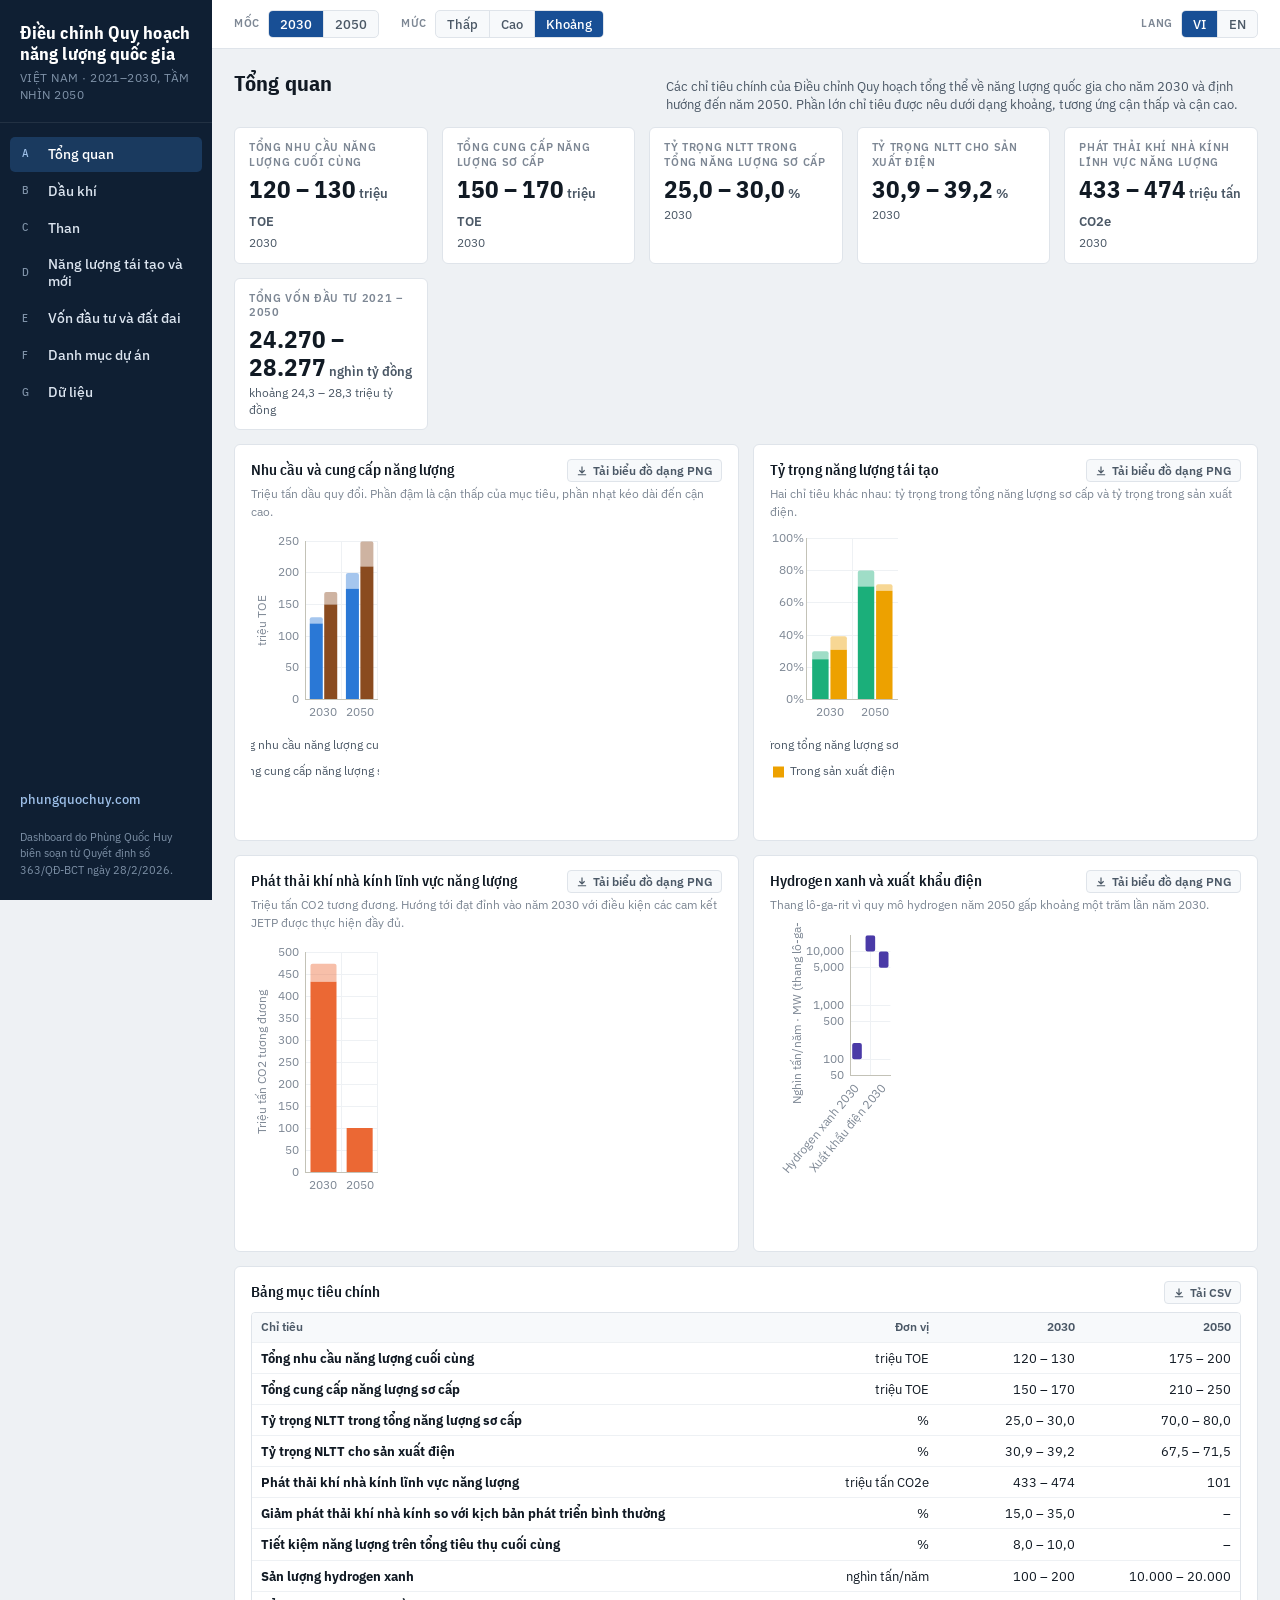
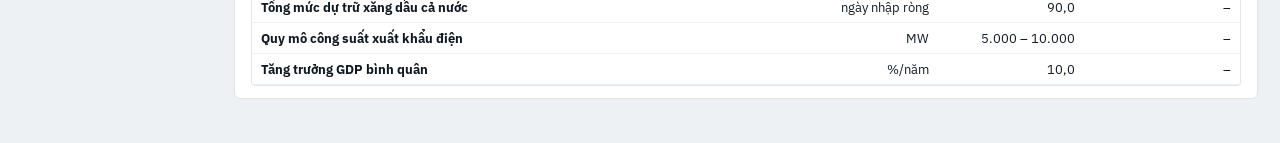
<file: qhnl2026/index.html>
<!DOCTYPE html>
<html lang="vi">
<head>
<meta charset="UTF-8">
<meta name="viewport" content="width=device-width, initial-scale=1.0">
<meta name="description" content="Dashboard tương tác Điều chỉnh Quy hoạch tổng thể về năng lượng quốc gia thời kỳ 2021-2030, tầm nhìn đến năm 2050 (Quyết định 363/QĐ-BCT ngày 28/2/2026): mục tiêu năng lượng, dầu khí, than, năng lượng tái tạo, vốn đầu tư và danh mục dự án. Interactive dashboard of Viet Nam's revised National Energy Master Plan.">
<meta property="og:title" content="Điều chỉnh Quy hoạch năng lượng quốc gia">
<meta property="og:description" content="Dashboard tương tác về Điều chỉnh Quy hoạch tổng thể năng lượng quốc gia của Việt Nam: mục tiêu, dầu khí, than, năng lượng tái tạo, vốn đầu tư, danh mục dự án.">
<meta property="og:type" content="website">
<title>Điều chỉnh Quy hoạch năng lượng quốc gia</title>
<link rel="preconnect" href="https://fonts.googleapis.com">
<link rel="preconnect" href="https://fonts.gstatic.com" crossorigin>
<link rel="stylesheet" href="https://fonts.googleapis.com/css2?family=IBM+Plex+Sans:wght@400;500;600;700&family=IBM+Plex+Sans+Condensed:wght@500;600;700&display=swap">
<style>
:root{
  color-scheme: light;
  --ground:#eef1f4; --card:#ffffff; --card-2:#f7f9fb; --line:#dfe4ea; --line-2:#eef1f4;
  --ink:#111a24; --ink-2:#4b5866; --ink-3:#7d8794;
  --rail:#0f1f33; --rail-ink:#dbe4ef; --rail-muted:#7f92a8; --rail-active:#1a3a5f;
  --accent:#184f95; --accent-2:#2a78d6; --focus:#eda100;
  --lo:#2a78d6; --hi:#eb6834;
  --g-wind:#1baf7a; --g-solar:#eda100; --g-hydro:#2a78d6; --g-otherre:#008300;
  --g-storage:#4a3aa7; --g-nuclear:#eb6834; --g-imports:#0f8ea0; --g-convert:#8e3a84;
  --g-coal:#8a4b1f; --g-gas:#e87ba4;
  --warn-bg:#fdf4e3; --warn-line:#e8cf9a; --warn-ink:#6b4a10;
  --radius:6px; --gap:14px;
  --font-body:"IBM Plex Sans","Segoe UI",Roboto,Helvetica,Arial,sans-serif;
  --font-head:"IBM Plex Sans Condensed","Arial Narrow","IBM Plex Sans",Arial,sans-serif;
}
*{box-sizing:border-box;margin:0;padding:0}
html,body{background:var(--ground);color:var(--ink);font-family:var(--font-body);font-size:14px;line-height:1.45}
button,select,input{font-family:inherit;font-size:inherit;color:inherit}
button{cursor:pointer;background:none;border:none}
:focus-visible{outline:2px solid var(--focus);outline-offset:2px}
h1,h2,h3{font-family:var(--font-head);text-wrap:balance;letter-spacing:.005em}
.app{display:grid;grid-template-columns:212px minmax(0,1fr);min-height:100vh}
/* rail */
.rail{background:var(--rail);color:var(--rail-ink);padding:22px 0;position:sticky;top:0;height:100vh;display:flex;flex-direction:column}
.brand{padding:0 20px 18px;border-bottom:1px solid rgba(255,255,255,.08)}
.brand h1{font-size:18px;font-weight:700;line-height:1.18;color:#fff}
.brand .sub{font-size:11.5px;color:var(--rail-muted);margin-top:6px;letter-spacing:.04em;text-transform:uppercase}
.nav{display:flex;flex-direction:column;padding:14px 10px;gap:2px}
.nav button{display:flex;align-items:center;gap:10px;text-align:left;color:var(--rail-ink);padding:9px 12px;border-radius:5px;font-weight:500;font-size:13.5px;width:100%;line-height:1.25}
.nav button .k{font-family:var(--font-head);font-size:11px;color:var(--rail-muted);width:16px;letter-spacing:.06em;flex-shrink:0}
.nav button:hover{background:rgba(255,255,255,.06)}
.nav button.on{background:var(--rail-active);color:#fff}
.nav button.on .k{color:#9fc1ea}
.home{margin:auto 20px 0;font-size:12.5px;color:#9fc1ea;text-decoration:none;font-weight:500}
.home:hover{color:#fff;text-decoration:underline}
.rail .foot{margin-top:6px;padding:14px 20px 0;font-size:11px;color:var(--rail-muted);line-height:1.5}
/* main */
.main{min-width:0;display:flex;flex-direction:column}
.controls{position:sticky;top:0;z-index:5;background:var(--card);border-bottom:1px solid var(--line);padding:10px 22px;display:flex;flex-wrap:wrap;gap:10px 22px;align-items:center}
.ctl{display:flex;align-items:center;gap:8px;flex-wrap:wrap;min-width:0}
.ctl.hide{display:none}
.ctl .lbl{font-size:11px;color:var(--ink-3);letter-spacing:.06em;text-transform:uppercase;font-weight:600}
.seg{display:inline-flex;border:1px solid var(--line);border-radius:5px;overflow:hidden;background:var(--card-2)}
.seg button{padding:5px 11px;font-size:12.5px;font-weight:500;color:var(--ink-2);border-right:1px solid var(--line);white-space:nowrap}
.seg button:last-child{border-right:none}
.seg button.on{background:var(--accent);color:#fff}
.seg button.on.lo{background:var(--lo)} .seg button.on.hi{background:var(--hi)}
.spacer{flex:1}
.content{padding:18px 22px 44px;display:flex;flex-direction:column;gap:var(--gap)}
.tab{display:none;flex-direction:column;gap:var(--gap)}
.tab.on{display:flex}
.tabhead{display:flex;align-items:baseline;justify-content:space-between;gap:12px;flex-wrap:wrap}
.tabhead h2{font-size:22px;font-weight:700}
.tabhead .note{font-size:12.5px;color:var(--ink-2);max-width:74ch;flex:1 1 340px}
.tabhead .ic{align-self:center}
/* KPI */
.kpis{display:grid;grid-template-columns:repeat(auto-fit,minmax(178px,1fr));gap:var(--gap)}
.kpi{background:var(--card);border:1px solid var(--line);border-radius:var(--radius);padding:12px 14px 11px;display:flex;flex-direction:column;gap:2px;min-height:96px}
.kpi .l{font-size:11px;color:var(--ink-3);text-transform:uppercase;letter-spacing:.06em;font-weight:600;line-height:1.3}
.kpi .v{font-family:var(--font-head);font-size:25px;font-weight:700;line-height:1.12;font-variant-numeric:tabular-nums;margin-top:4px}
.kpi .v small{font-size:12.5px;color:var(--ink-2);font-weight:600;margin-left:3px;font-family:var(--font-body)}
.kpi .d{font-size:11.5px;color:var(--ink-2);font-variant-numeric:tabular-nums;margin-top:2px}
.kpi .cmp{display:grid;grid-template-columns:auto 1fr;gap:1px 10px;font-size:12px;font-variant-numeric:tabular-nums;margin-top:3px;align-items:baseline}
.kpi .cmp .tag{font-size:10.5px;font-weight:700;letter-spacing:.04em;text-transform:uppercase}
.kpi .cmp .tag.lo{color:var(--lo)} .kpi .cmp .tag.hi{color:var(--hi)}
.kpi .cmp .n{font-family:var(--font-head);font-size:17px;font-weight:700;line-height:1.2}
/* cards */
.grid{display:grid;grid-template-columns:repeat(12,1fr);gap:var(--gap)}
.card{background:var(--card);border:1px solid var(--line);border-radius:var(--radius);padding:14px 16px 12px;min-width:0;display:flex;flex-direction:column;gap:8px}
.card.c6{grid-column:span 6}.card.c4{grid-column:span 4}.card.c8{grid-column:span 8}.card.c12{grid-column:span 12}
.card h3{font-size:14.5px;font-weight:600;color:var(--ink)}
.ch{display:flex;align-items:flex-start;justify-content:space-between;gap:10px}
.ic{display:inline-flex;align-items:center;gap:5px;font-size:11.5px;font-weight:600;color:var(--ink-2);border:1px solid var(--line);border-radius:4px;padding:3px 8px;background:var(--card-2);white-space:nowrap;flex-shrink:0}
.ic:hover{background:#e8edf2;color:var(--ink)}
.ic svg{width:12px;height:12px}
.ic.busy{opacity:.5;pointer-events:none}
.card .sub{font-size:12px;color:var(--ink-3);margin-top:-5px;line-height:1.45}
.plot{position:relative;height:300px}
.plot>canvas{position:absolute;inset:0;max-width:100%;max-height:100%}
.plot.tall{height:420px}.plot.xtall{height:560px}.plot.short{height:230px}
.legend{display:flex;flex-wrap:wrap;gap:4px 14px;font-size:12px;color:var(--ink-2)}
.legend span{display:inline-flex;align-items:center;gap:6px}
.legend i{width:10px;height:10px;border-radius:2px;display:inline-block;flex-shrink:0}
/* tables */
.tblwrap{overflow-x:auto;max-height:600px;overflow-y:auto;border:1px solid var(--line);border-radius:4px}
table{border-collapse:separate;border-spacing:0;font-size:12.5px;width:100%;font-variant-numeric:tabular-nums}
th,td{padding:6px 9px;white-space:nowrap;text-align:right;border-bottom:1px solid var(--line-2)}
th{background:var(--card-2);color:var(--ink-2);font-weight:600;font-size:11.5px;position:sticky;top:0;z-index:2}
th:first-child,td:first-child{text-align:left;position:sticky;left:0;background:var(--card);z-index:1}
th:first-child{z-index:3;background:var(--card-2)}
td.wrap{white-space:normal;min-width:210px;max-width:340px;color:var(--ink-2);text-align:left}
tr.total td{font-weight:700;background:var(--card-2);border-top:1px solid var(--line)}
tr.total td:first-child{background:var(--card-2)}
tr.grp td{font-weight:600}
td .sw{display:inline-block;width:9px;height:9px;border-radius:2px;margin-right:7px;vertical-align:baseline}
.toolbar{display:flex;gap:10px;align-items:center;flex-wrap:wrap}
.toolbar select{padding:5px 8px;border:1px solid var(--line);border-radius:4px;background:var(--card-2)}
.btn{padding:6px 12px;border:1px solid var(--line);border-radius:4px;background:var(--card-2);font-size:12.5px;font-weight:500}
.btn:hover{background:#e8edf2}
.tiny{font-size:11.5px;color:var(--ink-3);line-height:1.5}
/* notice */
.notice{background:var(--warn-bg);border:1px solid var(--warn-line);border-radius:var(--radius);padding:11px 14px;font-size:12.5px;color:var(--warn-ink);line-height:1.55}
.notice b{font-weight:700}
.notice.info{background:#eef4fb;border-color:#c3d8ef;color:#1b3a5c}
#fatalhost:not(:empty){padding:14px 22px 0}
.notice.err{background:#fdecec;border-color:#e0b4b4;color:#7a1f1f}
.notice.err li{word-break:break-word}
.notice ul{margin:6px 0 0 18px}
.notice li{margin-bottom:3px}
.notice a{color:inherit}
.toast{position:fixed;bottom:18px;left:50%;transform:translateX(-50%);background:var(--ink);color:#fff;padding:8px 14px;border-radius:4px;font-size:12.5px;opacity:0;transition:opacity .2s;pointer-events:none;z-index:50}
.toast.show{opacity:1}
@media (max-width:1150px){.card.c4{grid-column:span 6}}
@media (max-width:960px){
  .app{grid-template-columns:minmax(0,1fr)}
  .rail{position:static;height:auto;padding:14px 0 0;min-width:0;max-width:100%}
  .nav{flex-direction:row;overflow-x:auto;padding:10px;max-width:100%}
  .nav button{white-space:nowrap;width:auto}
  .home{margin:0 20px 10px}
  .rail .foot{display:none}
  .card.c6,.card.c4,.card.c8{grid-column:span 12}
  .kpis{grid-template-columns:repeat(2,1fr)}
}
@media (max-width:700px){
  .controls{padding:8px 12px;gap:8px 14px}
  .seg button{padding:4px 8px;font-size:12px}
  .content{padding:12px 10px 32px}
  .card{padding:12px 12px 10px}
  .kpi .v{font-size:22px}
  .tabhead h2{font-size:19px}
  .plot{height:260px}.plot.tall{height:360px}.plot.xtall{height:520px}
}
@media print{.rail,.controls{display:none}.app{grid-template-columns:1fr}.card{break-inside:avoid}}
@media (prefers-reduced-motion:reduce){*{transition:none!important}}
.srch{padding:6px 10px;border:1px solid var(--line);border-radius:4px;background:var(--card-2);min-width:230px;flex:1 1 230px;max-width:420px}
.pillrow{display:flex;flex-wrap:wrap;gap:6px}
.pill{border:1px solid var(--line);background:var(--card-2);border-radius:999px;padding:4px 11px;font-size:12px;font-weight:500;color:var(--ink-2)}
.pill.on{background:var(--accent);border-color:var(--accent);color:#fff}
.cnt{font-size:12px;color:var(--ink-3)}
td.nm{white-space:normal;min-width:300px;max-width:560px;text-align:left;line-height:1.45}
td.pl2{white-space:normal;min-width:130px;max-width:230px;text-align:left;color:var(--ink-2)}
.tblwrap.tall{max-height:660px}
.mini{display:grid;grid-template-columns:repeat(auto-fit,minmax(150px,1fr));gap:10px}
.mini div{background:var(--card-2);border:1px solid var(--line-2);border-radius:4px;padding:9px 11px}
.mini .l{font-size:11px;color:var(--ink-3);text-transform:uppercase;letter-spacing:.05em;font-weight:600}
.mini .v{font-family:var(--font-head);font-size:19px;font-weight:700;margin-top:2px;font-variant-numeric:tabular-nums}
</style>

</head>
<body>
<div class="app">
  <aside class="rail">
    <div class="brand">
      <h1 data-i="title">Điều chỉnh Quy hoạch năng lượng quốc gia</h1>
      <div class="sub" id="brandsub"></div>
    </div>
    <nav class="nav" id="nav"></nav>
    <a class="home" href="https://phungquochuy.com/" target="_top">phungquochuy.com</a>
    <div class="foot" id="foot"></div>
  </aside>
  <div class="main">
    <div class="controls">
      <div class="ctl" id="ctlHorizon"><span class="lbl" data-i="horizon">Mốc</span>
        <div class="seg" id="hzSeg"><button data-h="0" class="on">2030</button><button data-h="1">2050</button></div>
      </div>
      <div class="ctl" id="ctlLevel"><span class="lbl" data-i="level">Mức</span>
        <div class="seg" id="lvSeg"><button data-v="lo" class="lo">Thấp</button><button data-v="hi" class="hi">Cao</button><button data-v="both" class="on">Khoảng</button></div>
      </div>
      <div class="spacer"></div>
      <div class="ctl"><span class="lbl">Lang</span>
        <div class="seg" id="lgSeg"><button data-l="vi" class="on">VI</button><button data-l="en">EN</button></div>
      </div>
    </div>
    <div id="fatalhost"></div>
    <div class="content" id="content"></div>
  </div>
</div>
<div class="toast" id="toast"></div>

<script>
/*!
 * Chart.js v4.4.1
 * https://www.chartjs.org
 * (c) 2023 Chart.js Contributors
 * Released under the MIT License
 */
!function(t,e){"object"==typeof exports&&"undefined"!=typeof module?module.exports=e():"function"==typeof define&&define.amd?define(e):(t="undefined"!=typeof globalThis?globalThis:t||self).Chart=e()}(this,(function(){"use strict";var t=Object.freeze({__proto__:null,get Colors(){return Go},get Decimation(){return Qo},get Filler(){return ma},get Legend(){return ya},get SubTitle(){return ka},get Title(){return Ma},get Tooltip(){return Ba}});function e(){}const i=(()=>{let t=0;return()=>t++})();function s(t){return null==t}function n(t){if(Array.isArray&&Array.isArray(t))return!0;const e=Object.prototype.toString.call(t);return"[object"===e.slice(0,7)&&"Array]"===e.slice(-6)}function o(t){return null!==t&&"[object Object]"===Object.prototype.toString.call(t)}function a(t){return("number"==typeof t||t instanceof Number)&&isFinite(+t)}function r(t,e){return a(t)?t:e}function l(t,e){return void 0===t?e:t}const h=(t,e)=>"string"==typeof t&&t.endsWith("%")?parseFloat(t)/100:+t/e,c=(t,e)=>"string"==typeof t&&t.endsWith("%")?parseFloat(t)/100*e:+t;function d(t,e,i){if(t&&"function"==typeof t.call)return t.apply(i,e)}function u(t,e,i,s){let a,r,l;if(n(t))if(r=t.length,s)for(a=r-1;a>=0;a--)e.call(i,t[a],a);else for(a=0;a<r;a++)e.call(i,t[a],a);else if(o(t))for(l=Object.keys(t),r=l.length,a=0;a<r;a++)e.call(i,t[l[a]],l[a])}function f(t,e){let i,s,n,o;if(!t||!e||t.length!==e.length)return!1;for(i=0,s=t.length;i<s;++i)if(n=t[i],o=e[i],n.datasetIndex!==o.datasetIndex||n.index!==o.index)return!1;return!0}function g(t){if(n(t))return t.map(g);if(o(t)){const e=Object.create(null),i=Object.keys(t),s=i.length;let n=0;for(;n<s;++n)e[i[n]]=g(t[i[n]]);return e}return t}function p(t){return-1===["__proto__","prototype","constructor"].indexOf(t)}function m(t,e,i,s){if(!p(t))return;const n=e[t],a=i[t];o(n)&&o(a)?b(n,a,s):e[t]=g(a)}function b(t,e,i){const s=n(e)?e:[e],a=s.length;if(!o(t))return t;const r=(i=i||{}).merger||m;let l;for(let e=0;e<a;++e){if(l=s[e],!o(l))continue;const n=Object.keys(l);for(let e=0,s=n.length;e<s;++e)r(n[e],t,l,i)}return t}function x(t,e){return b(t,e,{merger:_})}function _(t,e,i){if(!p(t))return;const s=e[t],n=i[t];o(s)&&o(n)?x(s,n):Object.prototype.hasOwnProperty.call(e,t)||(e[t]=g(n))}const y={"":t=>t,x:t=>t.x,y:t=>t.y};function v(t){const e=t.split("."),i=[];let s="";for(const t of e)s+=t,s.endsWith("\\")?s=s.slice(0,-1)+".":(i.push(s),s="");return i}function M(t,e){const i=y[e]||(y[e]=function(t){const e=v(t);return t=>{for(const i of e){if(""===i)break;t=t&&t[i]}return t}}(e));return i(t)}function w(t){return t.charAt(0).toUpperCase()+t.slice(1)}const k=t=>void 0!==t,S=t=>"function"==typeof t,P=(t,e)=>{if(t.size!==e.size)return!1;for(const i of t)if(!e.has(i))return!1;return!0};function D(t){return"mouseup"===t.type||"click"===t.type||"contextmenu"===t.type}const C=Math.PI,O=2*C,A=O+C,T=Number.POSITIVE_INFINITY,L=C/180,E=C/2,R=C/4,I=2*C/3,z=Math.log10,F=Math.sign;function V(t,e,i){return Math.abs(t-e)<i}function B(t){const e=Math.round(t);t=V(t,e,t/1e3)?e:t;const i=Math.pow(10,Math.floor(z(t))),s=t/i;return(s<=1?1:s<=2?2:s<=5?5:10)*i}function W(t){const e=[],i=Math.sqrt(t);let s;for(s=1;s<i;s++)t%s==0&&(e.push(s),e.push(t/s));return i===(0|i)&&e.push(i),e.sort(((t,e)=>t-e)).pop(),e}function N(t){return!isNaN(parseFloat(t))&&isFinite(t)}function H(t,e){const i=Math.round(t);return i-e<=t&&i+e>=t}function j(t,e,i){let s,n,o;for(s=0,n=t.length;s<n;s++)o=t[s][i],isNaN(o)||(e.min=Math.min(e.min,o),e.max=Math.max(e.max,o))}function $(t){return t*(C/180)}function Y(t){return t*(180/C)}function U(t){if(!a(t))return;let e=1,i=0;for(;Math.round(t*e)/e!==t;)e*=10,i++;return i}function X(t,e){const i=e.x-t.x,s=e.y-t.y,n=Math.sqrt(i*i+s*s);let o=Math.atan2(s,i);return o<-.5*C&&(o+=O),{angle:o,distance:n}}function q(t,e){return Math.sqrt(Math.pow(e.x-t.x,2)+Math.pow(e.y-t.y,2))}function K(t,e){return(t-e+A)%O-C}function G(t){return(t%O+O)%O}function Z(t,e,i,s){const n=G(t),o=G(e),a=G(i),r=G(o-n),l=G(a-n),h=G(n-o),c=G(n-a);return n===o||n===a||s&&o===a||r>l&&h<c}function J(t,e,i){return Math.max(e,Math.min(i,t))}function Q(t){return J(t,-32768,32767)}function tt(t,e,i,s=1e-6){return t>=Math.min(e,i)-s&&t<=Math.max(e,i)+s}function et(t,e,i){i=i||(i=>t[i]<e);let s,n=t.length-1,o=0;for(;n-o>1;)s=o+n>>1,i(s)?o=s:n=s;return{lo:o,hi:n}}const it=(t,e,i,s)=>et(t,i,s?s=>{const n=t[s][e];return n<i||n===i&&t[s+1][e]===i}:s=>t[s][e]<i),st=(t,e,i)=>et(t,i,(s=>t[s][e]>=i));function nt(t,e,i){let s=0,n=t.length;for(;s<n&&t[s]<e;)s++;for(;n>s&&t[n-1]>i;)n--;return s>0||n<t.length?t.slice(s,n):t}const ot=["push","pop","shift","splice","unshift"];function at(t,e){t._chartjs?t._chartjs.listeners.push(e):(Object.defineProperty(t,"_chartjs",{configurable:!0,enumerable:!1,value:{listeners:[e]}}),ot.forEach((e=>{const i="_onData"+w(e),s=t[e];Object.defineProperty(t,e,{configurable:!0,enumerable:!1,value(...e){const n=s.apply(this,e);return t._chartjs.listeners.forEach((t=>{"function"==typeof t[i]&&t[i](...e)})),n}})})))}function rt(t,e){const i=t._chartjs;if(!i)return;const s=i.listeners,n=s.indexOf(e);-1!==n&&s.splice(n,1),s.length>0||(ot.forEach((e=>{delete t[e]})),delete t._chartjs)}function lt(t){const e=new Set(t);return e.size===t.length?t:Array.from(e)}const ht="undefined"==typeof window?function(t){return t()}:window.requestAnimationFrame;function ct(t,e){let i=[],s=!1;return function(...n){i=n,s||(s=!0,ht.call(window,(()=>{s=!1,t.apply(e,i)})))}}function dt(t,e){let i;return function(...s){return e?(clearTimeout(i),i=setTimeout(t,e,s)):t.apply(this,s),e}}const ut=t=>"start"===t?"left":"end"===t?"right":"center",ft=(t,e,i)=>"start"===t?e:"end"===t?i:(e+i)/2,gt=(t,e,i,s)=>t===(s?"left":"right")?i:"center"===t?(e+i)/2:e;function pt(t,e,i){const s=e.length;let n=0,o=s;if(t._sorted){const{iScale:a,_parsed:r}=t,l=a.axis,{min:h,max:c,minDefined:d,maxDefined:u}=a.getUserBounds();d&&(n=J(Math.min(it(r,l,h).lo,i?s:it(e,l,a.getPixelForValue(h)).lo),0,s-1)),o=u?J(Math.max(it(r,a.axis,c,!0).hi+1,i?0:it(e,l,a.getPixelForValue(c),!0).hi+1),n,s)-n:s-n}return{start:n,count:o}}function mt(t){const{xScale:e,yScale:i,_scaleRanges:s}=t,n={xmin:e.min,xmax:e.max,ymin:i.min,ymax:i.max};if(!s)return t._scaleRanges=n,!0;const o=s.xmin!==e.min||s.xmax!==e.max||s.ymin!==i.min||s.ymax!==i.max;return Object.assign(s,n),o}class bt{constructor(){this._request=null,this._charts=new Map,this._running=!1,this._lastDate=void 0}_notify(t,e,i,s){const n=e.listeners[s],o=e.duration;n.forEach((s=>s({chart:t,initial:e.initial,numSteps:o,currentStep:Math.min(i-e.start,o)})))}_refresh(){this._request||(this._running=!0,this._request=ht.call(window,(()=>{this._update(),this._request=null,this._running&&this._refresh()})))}_update(t=Date.now()){let e=0;this._charts.forEach(((i,s)=>{if(!i.running||!i.items.length)return;const n=i.items;let o,a=n.length-1,r=!1;for(;a>=0;--a)o=n[a],o._active?(o._total>i.duration&&(i.duration=o._total),o.tick(t),r=!0):(n[a]=n[n.length-1],n.pop());r&&(s.draw(),this._notify(s,i,t,"progress")),n.length||(i.running=!1,this._notify(s,i,t,"complete"),i.initial=!1),e+=n.length})),this._lastDate=t,0===e&&(this._running=!1)}_getAnims(t){const e=this._charts;let i=e.get(t);return i||(i={running:!1,initial:!0,items:[],listeners:{complete:[],progress:[]}},e.set(t,i)),i}listen(t,e,i){this._getAnims(t).listeners[e].push(i)}add(t,e){e&&e.length&&this._getAnims(t).items.push(...e)}has(t){return this._getAnims(t).items.length>0}start(t){const e=this._charts.get(t);e&&(e.running=!0,e.start=Date.now(),e.duration=e.items.reduce(((t,e)=>Math.max(t,e._duration)),0),this._refresh())}running(t){if(!this._running)return!1;const e=this._charts.get(t);return!!(e&&e.running&&e.items.length)}stop(t){const e=this._charts.get(t);if(!e||!e.items.length)return;const i=e.items;let s=i.length-1;for(;s>=0;--s)i[s].cancel();e.items=[],this._notify(t,e,Date.now(),"complete")}remove(t){return this._charts.delete(t)}}var xt=new bt;
/*!
 * @kurkle/color v0.3.2
 * https://github.com/kurkle/color#readme
 * (c) 2023 Jukka Kurkela
 * Released under the MIT License
 */function _t(t){return t+.5|0}const yt=(t,e,i)=>Math.max(Math.min(t,i),e);function vt(t){return yt(_t(2.55*t),0,255)}function Mt(t){return yt(_t(255*t),0,255)}function wt(t){return yt(_t(t/2.55)/100,0,1)}function kt(t){return yt(_t(100*t),0,100)}const St={0:0,1:1,2:2,3:3,4:4,5:5,6:6,7:7,8:8,9:9,A:10,B:11,C:12,D:13,E:14,F:15,a:10,b:11,c:12,d:13,e:14,f:15},Pt=[..."0123456789ABCDEF"],Dt=t=>Pt[15&t],Ct=t=>Pt[(240&t)>>4]+Pt[15&t],Ot=t=>(240&t)>>4==(15&t);function At(t){var e=(t=>Ot(t.r)&&Ot(t.g)&&Ot(t.b)&&Ot(t.a))(t)?Dt:Ct;return t?"#"+e(t.r)+e(t.g)+e(t.b)+((t,e)=>t<255?e(t):"")(t.a,e):void 0}const Tt=/^(hsla?|hwb|hsv)\(\s*([-+.e\d]+)(?:deg)?[\s,]+([-+.e\d]+)%[\s,]+([-+.e\d]+)%(?:[\s,]+([-+.e\d]+)(%)?)?\s*\)$/;function Lt(t,e,i){const s=e*Math.min(i,1-i),n=(e,n=(e+t/30)%12)=>i-s*Math.max(Math.min(n-3,9-n,1),-1);return[n(0),n(8),n(4)]}function Et(t,e,i){const s=(s,n=(s+t/60)%6)=>i-i*e*Math.max(Math.min(n,4-n,1),0);return[s(5),s(3),s(1)]}function Rt(t,e,i){const s=Lt(t,1,.5);let n;for(e+i>1&&(n=1/(e+i),e*=n,i*=n),n=0;n<3;n++)s[n]*=1-e-i,s[n]+=e;return s}function It(t){const e=t.r/255,i=t.g/255,s=t.b/255,n=Math.max(e,i,s),o=Math.min(e,i,s),a=(n+o)/2;let r,l,h;return n!==o&&(h=n-o,l=a>.5?h/(2-n-o):h/(n+o),r=function(t,e,i,s,n){return t===n?(e-i)/s+(e<i?6:0):e===n?(i-t)/s+2:(t-e)/s+4}(e,i,s,h,n),r=60*r+.5),[0|r,l||0,a]}function zt(t,e,i,s){return(Array.isArray(e)?t(e[0],e[1],e[2]):t(e,i,s)).map(Mt)}function Ft(t,e,i){return zt(Lt,t,e,i)}function Vt(t){return(t%360+360)%360}function Bt(t){const e=Tt.exec(t);let i,s=255;if(!e)return;e[5]!==i&&(s=e[6]?vt(+e[5]):Mt(+e[5]));const n=Vt(+e[2]),o=+e[3]/100,a=+e[4]/100;return i="hwb"===e[1]?function(t,e,i){return zt(Rt,t,e,i)}(n,o,a):"hsv"===e[1]?function(t,e,i){return zt(Et,t,e,i)}(n,o,a):Ft(n,o,a),{r:i[0],g:i[1],b:i[2],a:s}}const Wt={x:"dark",Z:"light",Y:"re",X:"blu",W:"gr",V:"medium",U:"slate",A:"ee",T:"ol",S:"or",B:"ra",C:"lateg",D:"ights",R:"in",Q:"turquois",E:"hi",P:"ro",O:"al",N:"le",M:"de",L:"yello",F:"en",K:"ch",G:"arks",H:"ea",I:"ightg",J:"wh"},Nt={OiceXe:"f0f8ff",antiquewEte:"faebd7",aqua:"ffff",aquamarRe:"7fffd4",azuY:"f0ffff",beige:"f5f5dc",bisque:"ffe4c4",black:"0",blanKedOmond:"ffebcd",Xe:"ff",XeviTet:"8a2be2",bPwn:"a52a2a",burlywood:"deb887",caMtXe:"5f9ea0",KartYuse:"7fff00",KocTate:"d2691e",cSO:"ff7f50",cSnflowerXe:"6495ed",cSnsilk:"fff8dc",crimson:"dc143c",cyan:"ffff",xXe:"8b",xcyan:"8b8b",xgTMnPd:"b8860b",xWay:"a9a9a9",xgYF:"6400",xgYy:"a9a9a9",xkhaki:"bdb76b",xmagFta:"8b008b",xTivegYF:"556b2f",xSange:"ff8c00",xScEd:"9932cc",xYd:"8b0000",xsOmon:"e9967a",xsHgYF:"8fbc8f",xUXe:"483d8b",xUWay:"2f4f4f",xUgYy:"2f4f4f",xQe:"ced1",xviTet:"9400d3",dAppRk:"ff1493",dApskyXe:"bfff",dimWay:"696969",dimgYy:"696969",dodgerXe:"1e90ff",fiYbrick:"b22222",flSOwEte:"fffaf0",foYstWAn:"228b22",fuKsia:"ff00ff",gaRsbSo:"dcdcdc",ghostwEte:"f8f8ff",gTd:"ffd700",gTMnPd:"daa520",Way:"808080",gYF:"8000",gYFLw:"adff2f",gYy:"808080",honeyMw:"f0fff0",hotpRk:"ff69b4",RdianYd:"cd5c5c",Rdigo:"4b0082",ivSy:"fffff0",khaki:"f0e68c",lavFMr:"e6e6fa",lavFMrXsh:"fff0f5",lawngYF:"7cfc00",NmoncEffon:"fffacd",ZXe:"add8e6",ZcSO:"f08080",Zcyan:"e0ffff",ZgTMnPdLw:"fafad2",ZWay:"d3d3d3",ZgYF:"90ee90",ZgYy:"d3d3d3",ZpRk:"ffb6c1",ZsOmon:"ffa07a",ZsHgYF:"20b2aa",ZskyXe:"87cefa",ZUWay:"778899",ZUgYy:"778899",ZstAlXe:"b0c4de",ZLw:"ffffe0",lime:"ff00",limegYF:"32cd32",lRF:"faf0e6",magFta:"ff00ff",maPon:"800000",VaquamarRe:"66cdaa",VXe:"cd",VScEd:"ba55d3",VpurpN:"9370db",VsHgYF:"3cb371",VUXe:"7b68ee",VsprRggYF:"fa9a",VQe:"48d1cc",VviTetYd:"c71585",midnightXe:"191970",mRtcYam:"f5fffa",mistyPse:"ffe4e1",moccasR:"ffe4b5",navajowEte:"ffdead",navy:"80",Tdlace:"fdf5e6",Tive:"808000",TivedBb:"6b8e23",Sange:"ffa500",SangeYd:"ff4500",ScEd:"da70d6",pOegTMnPd:"eee8aa",pOegYF:"98fb98",pOeQe:"afeeee",pOeviTetYd:"db7093",papayawEp:"ffefd5",pHKpuff:"ffdab9",peru:"cd853f",pRk:"ffc0cb",plum:"dda0dd",powMrXe:"b0e0e6",purpN:"800080",YbeccapurpN:"663399",Yd:"ff0000",Psybrown:"bc8f8f",PyOXe:"4169e1",saddNbPwn:"8b4513",sOmon:"fa8072",sandybPwn:"f4a460",sHgYF:"2e8b57",sHshell:"fff5ee",siFna:"a0522d",silver:"c0c0c0",skyXe:"87ceeb",UXe:"6a5acd",UWay:"708090",UgYy:"708090",snow:"fffafa",sprRggYF:"ff7f",stAlXe:"4682b4",tan:"d2b48c",teO:"8080",tEstN:"d8bfd8",tomato:"ff6347",Qe:"40e0d0",viTet:"ee82ee",JHt:"f5deb3",wEte:"ffffff",wEtesmoke:"f5f5f5",Lw:"ffff00",LwgYF:"9acd32"};let Ht;function jt(t){Ht||(Ht=function(){const t={},e=Object.keys(Nt),i=Object.keys(Wt);let s,n,o,a,r;for(s=0;s<e.length;s++){for(a=r=e[s],n=0;n<i.length;n++)o=i[n],r=r.replace(o,Wt[o]);o=parseInt(Nt[a],16),t[r]=[o>>16&255,o>>8&255,255&o]}return t}(),Ht.transparent=[0,0,0,0]);const e=Ht[t.toLowerCase()];return e&&{r:e[0],g:e[1],b:e[2],a:4===e.length?e[3]:255}}const $t=/^rgba?\(\s*([-+.\d]+)(%)?[\s,]+([-+.e\d]+)(%)?[\s,]+([-+.e\d]+)(%)?(?:[\s,/]+([-+.e\d]+)(%)?)?\s*\)$/;const Yt=t=>t<=.0031308?12.92*t:1.055*Math.pow(t,1/2.4)-.055,Ut=t=>t<=.04045?t/12.92:Math.pow((t+.055)/1.055,2.4);function Xt(t,e,i){if(t){let s=It(t);s[e]=Math.max(0,Math.min(s[e]+s[e]*i,0===e?360:1)),s=Ft(s),t.r=s[0],t.g=s[1],t.b=s[2]}}function qt(t,e){return t?Object.assign(e||{},t):t}function Kt(t){var e={r:0,g:0,b:0,a:255};return Array.isArray(t)?t.length>=3&&(e={r:t[0],g:t[1],b:t[2],a:255},t.length>3&&(e.a=Mt(t[3]))):(e=qt(t,{r:0,g:0,b:0,a:1})).a=Mt(e.a),e}function Gt(t){return"r"===t.charAt(0)?function(t){const e=$t.exec(t);let i,s,n,o=255;if(e){if(e[7]!==i){const t=+e[7];o=e[8]?vt(t):yt(255*t,0,255)}return i=+e[1],s=+e[3],n=+e[5],i=255&(e[2]?vt(i):yt(i,0,255)),s=255&(e[4]?vt(s):yt(s,0,255)),n=255&(e[6]?vt(n):yt(n,0,255)),{r:i,g:s,b:n,a:o}}}(t):Bt(t)}class Zt{constructor(t){if(t instanceof Zt)return t;const e=typeof t;let i;var s,n,o;"object"===e?i=Kt(t):"string"===e&&(o=(s=t).length,"#"===s[0]&&(4===o||5===o?n={r:255&17*St[s[1]],g:255&17*St[s[2]],b:255&17*St[s[3]],a:5===o?17*St[s[4]]:255}:7!==o&&9!==o||(n={r:St[s[1]]<<4|St[s[2]],g:St[s[3]]<<4|St[s[4]],b:St[s[5]]<<4|St[s[6]],a:9===o?St[s[7]]<<4|St[s[8]]:255})),i=n||jt(t)||Gt(t)),this._rgb=i,this._valid=!!i}get valid(){return this._valid}get rgb(){var t=qt(this._rgb);return t&&(t.a=wt(t.a)),t}set rgb(t){this._rgb=Kt(t)}rgbString(){return this._valid?(t=this._rgb)&&(t.a<255?`rgba(${t.r}, ${t.g}, ${t.b}, ${wt(t.a)})`:`rgb(${t.r}, ${t.g}, ${t.b})`):void 0;var t}hexString(){return this._valid?At(this._rgb):void 0}hslString(){return this._valid?function(t){if(!t)return;const e=It(t),i=e[0],s=kt(e[1]),n=kt(e[2]);return t.a<255?`hsla(${i}, ${s}%, ${n}%, ${wt(t.a)})`:`hsl(${i}, ${s}%, ${n}%)`}(this._rgb):void 0}mix(t,e){if(t){const i=this.rgb,s=t.rgb;let n;const o=e===n?.5:e,a=2*o-1,r=i.a-s.a,l=((a*r==-1?a:(a+r)/(1+a*r))+1)/2;n=1-l,i.r=255&l*i.r+n*s.r+.5,i.g=255&l*i.g+n*s.g+.5,i.b=255&l*i.b+n*s.b+.5,i.a=o*i.a+(1-o)*s.a,this.rgb=i}return this}interpolate(t,e){return t&&(this._rgb=function(t,e,i){const s=Ut(wt(t.r)),n=Ut(wt(t.g)),o=Ut(wt(t.b));return{r:Mt(Yt(s+i*(Ut(wt(e.r))-s))),g:Mt(Yt(n+i*(Ut(wt(e.g))-n))),b:Mt(Yt(o+i*(Ut(wt(e.b))-o))),a:t.a+i*(e.a-t.a)}}(this._rgb,t._rgb,e)),this}clone(){return new Zt(this.rgb)}alpha(t){return this._rgb.a=Mt(t),this}clearer(t){return this._rgb.a*=1-t,this}greyscale(){const t=this._rgb,e=_t(.3*t.r+.59*t.g+.11*t.b);return t.r=t.g=t.b=e,this}opaquer(t){return this._rgb.a*=1+t,this}negate(){const t=this._rgb;return t.r=255-t.r,t.g=255-t.g,t.b=255-t.b,this}lighten(t){return Xt(this._rgb,2,t),this}darken(t){return Xt(this._rgb,2,-t),this}saturate(t){return Xt(this._rgb,1,t),this}desaturate(t){return Xt(this._rgb,1,-t),this}rotate(t){return function(t,e){var i=It(t);i[0]=Vt(i[0]+e),i=Ft(i),t.r=i[0],t.g=i[1],t.b=i[2]}(this._rgb,t),this}}function Jt(t){if(t&&"object"==typeof t){const e=t.toString();return"[object CanvasPattern]"===e||"[object CanvasGradient]"===e}return!1}function Qt(t){return Jt(t)?t:new Zt(t)}function te(t){return Jt(t)?t:new Zt(t).saturate(.5).darken(.1).hexString()}const ee=["x","y","borderWidth","radius","tension"],ie=["color","borderColor","backgroundColor"];const se=new Map;function ne(t,e,i){return function(t,e){e=e||{};const i=t+JSON.stringify(e);let s=se.get(i);return s||(s=new Intl.NumberFormat(t,e),se.set(i,s)),s}(e,i).format(t)}const oe={values:t=>n(t)?t:""+t,numeric(t,e,i){if(0===t)return"0";const s=this.chart.options.locale;let n,o=t;if(i.length>1){const e=Math.max(Math.abs(i[0].value),Math.abs(i[i.length-1].value));(e<1e-4||e>1e15)&&(n="scientific"),o=function(t,e){let i=e.length>3?e[2].value-e[1].value:e[1].value-e[0].value;Math.abs(i)>=1&&t!==Math.floor(t)&&(i=t-Math.floor(t));return i}(t,i)}const a=z(Math.abs(o)),r=isNaN(a)?1:Math.max(Math.min(-1*Math.floor(a),20),0),l={notation:n,minimumFractionDigits:r,maximumFractionDigits:r};return Object.assign(l,this.options.ticks.format),ne(t,s,l)},logarithmic(t,e,i){if(0===t)return"0";const s=i[e].significand||t/Math.pow(10,Math.floor(z(t)));return[1,2,3,5,10,15].includes(s)||e>.8*i.length?oe.numeric.call(this,t,e,i):""}};var ae={formatters:oe};const re=Object.create(null),le=Object.create(null);function he(t,e){if(!e)return t;const i=e.split(".");for(let e=0,s=i.length;e<s;++e){const s=i[e];t=t[s]||(t[s]=Object.create(null))}return t}function ce(t,e,i){return"string"==typeof e?b(he(t,e),i):b(he(t,""),e)}class de{constructor(t,e){this.animation=void 0,this.backgroundColor="rgba(0,0,0,0.1)",this.borderColor="rgba(0,0,0,0.1)",this.color="#666",this.datasets={},this.devicePixelRatio=t=>t.chart.platform.getDevicePixelRatio(),this.elements={},this.events=["mousemove","mouseout","click","touchstart","touchmove"],this.font={family:"'Helvetica Neue', 'Helvetica', 'Arial', sans-serif",size:12,style:"normal",lineHeight:1.2,weight:null},this.hover={},this.hoverBackgroundColor=(t,e)=>te(e.backgroundColor),this.hoverBorderColor=(t,e)=>te(e.borderColor),this.hoverColor=(t,e)=>te(e.color),this.indexAxis="x",this.interaction={mode:"nearest",intersect:!0,includeInvisible:!1},this.maintainAspectRatio=!0,this.onHover=null,this.onClick=null,this.parsing=!0,this.plugins={},this.responsive=!0,this.scale=void 0,this.scales={},this.showLine=!0,this.drawActiveElementsOnTop=!0,this.describe(t),this.apply(e)}set(t,e){return ce(this,t,e)}get(t){return he(this,t)}describe(t,e){return ce(le,t,e)}override(t,e){return ce(re,t,e)}route(t,e,i,s){const n=he(this,t),a=he(this,i),r="_"+e;Object.defineProperties(n,{[r]:{value:n[e],writable:!0},[e]:{enumerable:!0,get(){const t=this[r],e=a[s];return o(t)?Object.assign({},e,t):l(t,e)},set(t){this[r]=t}}})}apply(t){t.forEach((t=>t(this)))}}var ue=new de({_scriptable:t=>!t.startsWith("on"),_indexable:t=>"events"!==t,hover:{_fallback:"interaction"},interaction:{_scriptable:!1,_indexable:!1}},[function(t){t.set("animation",{delay:void 0,duration:1e3,easing:"easeOutQuart",fn:void 0,from:void 0,loop:void 0,to:void 0,type:void 0}),t.describe("animation",{_fallback:!1,_indexable:!1,_scriptable:t=>"onProgress"!==t&&"onComplete"!==t&&"fn"!==t}),t.set("animations",{colors:{type:"color",properties:ie},numbers:{type:"number",properties:ee}}),t.describe("animations",{_fallback:"animation"}),t.set("transitions",{active:{animation:{duration:400}},resize:{animation:{duration:0}},show:{animations:{colors:{from:"transparent"},visible:{type:"boolean",duration:0}}},hide:{animations:{colors:{to:"transparent"},visible:{type:"boolean",easing:"linear",fn:t=>0|t}}}})},function(t){t.set("layout",{autoPadding:!0,padding:{top:0,right:0,bottom:0,left:0}})},function(t){t.set("scale",{display:!0,offset:!1,reverse:!1,beginAtZero:!1,bounds:"ticks",clip:!0,grace:0,grid:{display:!0,lineWidth:1,drawOnChartArea:!0,drawTicks:!0,tickLength:8,tickWidth:(t,e)=>e.lineWidth,tickColor:(t,e)=>e.color,offset:!1},border:{display:!0,dash:[],dashOffset:0,width:1},title:{display:!1,text:"",padding:{top:4,bottom:4}},ticks:{minRotation:0,maxRotation:50,mirror:!1,textStrokeWidth:0,textStrokeColor:"",padding:3,display:!0,autoSkip:!0,autoSkipPadding:3,labelOffset:0,callback:ae.formatters.values,minor:{},major:{},align:"center",crossAlign:"near",showLabelBackdrop:!1,backdropColor:"rgba(255, 255, 255, 0.75)",backdropPadding:2}}),t.route("scale.ticks","color","","color"),t.route("scale.grid","color","","borderColor"),t.route("scale.border","color","","borderColor"),t.route("scale.title","color","","color"),t.describe("scale",{_fallback:!1,_scriptable:t=>!t.startsWith("before")&&!t.startsWith("after")&&"callback"!==t&&"parser"!==t,_indexable:t=>"borderDash"!==t&&"tickBorderDash"!==t&&"dash"!==t}),t.describe("scales",{_fallback:"scale"}),t.describe("scale.ticks",{_scriptable:t=>"backdropPadding"!==t&&"callback"!==t,_indexable:t=>"backdropPadding"!==t})}]);function fe(){return"undefined"!=typeof window&&"undefined"!=typeof document}function ge(t){let e=t.parentNode;return e&&"[object ShadowRoot]"===e.toString()&&(e=e.host),e}function pe(t,e,i){let s;return"string"==typeof t?(s=parseInt(t,10),-1!==t.indexOf("%")&&(s=s/100*e.parentNode[i])):s=t,s}const me=t=>t.ownerDocument.defaultView.getComputedStyle(t,null);function be(t,e){return me(t).getPropertyValue(e)}const xe=["top","right","bottom","left"];function _e(t,e,i){const s={};i=i?"-"+i:"";for(let n=0;n<4;n++){const o=xe[n];s[o]=parseFloat(t[e+"-"+o+i])||0}return s.width=s.left+s.right,s.height=s.top+s.bottom,s}const ye=(t,e,i)=>(t>0||e>0)&&(!i||!i.shadowRoot);function ve(t,e){if("native"in t)return t;const{canvas:i,currentDevicePixelRatio:s}=e,n=me(i),o="border-box"===n.boxSizing,a=_e(n,"padding"),r=_e(n,"border","width"),{x:l,y:h,box:c}=function(t,e){const i=t.touches,s=i&&i.length?i[0]:t,{offsetX:n,offsetY:o}=s;let a,r,l=!1;if(ye(n,o,t.target))a=n,r=o;else{const t=e.getBoundingClientRect();a=s.clientX-t.left,r=s.clientY-t.top,l=!0}return{x:a,y:r,box:l}}(t,i),d=a.left+(c&&r.left),u=a.top+(c&&r.top);let{width:f,height:g}=e;return o&&(f-=a.width+r.width,g-=a.height+r.height),{x:Math.round((l-d)/f*i.width/s),y:Math.round((h-u)/g*i.height/s)}}const Me=t=>Math.round(10*t)/10;function we(t,e,i,s){const n=me(t),o=_e(n,"margin"),a=pe(n.maxWidth,t,"clientWidth")||T,r=pe(n.maxHeight,t,"clientHeight")||T,l=function(t,e,i){let s,n;if(void 0===e||void 0===i){const o=ge(t);if(o){const t=o.getBoundingClientRect(),a=me(o),r=_e(a,"border","width"),l=_e(a,"padding");e=t.width-l.width-r.width,i=t.height-l.height-r.height,s=pe(a.maxWidth,o,"clientWidth"),n=pe(a.maxHeight,o,"clientHeight")}else e=t.clientWidth,i=t.clientHeight}return{width:e,height:i,maxWidth:s||T,maxHeight:n||T}}(t,e,i);let{width:h,height:c}=l;if("content-box"===n.boxSizing){const t=_e(n,"border","width"),e=_e(n,"padding");h-=e.width+t.width,c-=e.height+t.height}h=Math.max(0,h-o.width),c=Math.max(0,s?h/s:c-o.height),h=Me(Math.min(h,a,l.maxWidth)),c=Me(Math.min(c,r,l.maxHeight)),h&&!c&&(c=Me(h/2));return(void 0!==e||void 0!==i)&&s&&l.height&&c>l.height&&(c=l.height,h=Me(Math.floor(c*s))),{width:h,height:c}}function ke(t,e,i){const s=e||1,n=Math.floor(t.height*s),o=Math.floor(t.width*s);t.height=Math.floor(t.height),t.width=Math.floor(t.width);const a=t.canvas;return a.style&&(i||!a.style.height&&!a.style.width)&&(a.style.height=`${t.height}px`,a.style.width=`${t.width}px`),(t.currentDevicePixelRatio!==s||a.height!==n||a.width!==o)&&(t.currentDevicePixelRatio=s,a.height=n,a.width=o,t.ctx.setTransform(s,0,0,s,0,0),!0)}const Se=function(){let t=!1;try{const e={get passive(){return t=!0,!1}};fe()&&(window.addEventListener("test",null,e),window.removeEventListener("test",null,e))}catch(t){}return t}();function Pe(t,e){const i=be(t,e),s=i&&i.match(/^(\d+)(\.\d+)?px$/);return s?+s[1]:void 0}function De(t){return!t||s(t.size)||s(t.family)?null:(t.style?t.style+" ":"")+(t.weight?t.weight+" ":"")+t.size+"px "+t.family}function Ce(t,e,i,s,n){let o=e[n];return o||(o=e[n]=t.measureText(n).width,i.push(n)),o>s&&(s=o),s}function Oe(t,e,i,s){let o=(s=s||{}).data=s.data||{},a=s.garbageCollect=s.garbageCollect||[];s.font!==e&&(o=s.data={},a=s.garbageCollect=[],s.font=e),t.save(),t.font=e;let r=0;const l=i.length;let h,c,d,u,f;for(h=0;h<l;h++)if(u=i[h],null==u||n(u)){if(n(u))for(c=0,d=u.length;c<d;c++)f=u[c],null==f||n(f)||(r=Ce(t,o,a,r,f))}else r=Ce(t,o,a,r,u);t.restore();const g=a.length/2;if(g>i.length){for(h=0;h<g;h++)delete o[a[h]];a.splice(0,g)}return r}function Ae(t,e,i){const s=t.currentDevicePixelRatio,n=0!==i?Math.max(i/2,.5):0;return Math.round((e-n)*s)/s+n}function Te(t,e){(e=e||t.getContext("2d")).save(),e.resetTransform(),e.clearRect(0,0,t.width,t.height),e.restore()}function Le(t,e,i,s){Ee(t,e,i,s,null)}function Ee(t,e,i,s,n){let o,a,r,l,h,c,d,u;const f=e.pointStyle,g=e.rotation,p=e.radius;let m=(g||0)*L;if(f&&"object"==typeof f&&(o=f.toString(),"[object HTMLImageElement]"===o||"[object HTMLCanvasElement]"===o))return t.save(),t.translate(i,s),t.rotate(m),t.drawImage(f,-f.width/2,-f.height/2,f.width,f.height),void t.restore();if(!(isNaN(p)||p<=0)){switch(t.beginPath(),f){default:n?t.ellipse(i,s,n/2,p,0,0,O):t.arc(i,s,p,0,O),t.closePath();break;case"triangle":c=n?n/2:p,t.moveTo(i+Math.sin(m)*c,s-Math.cos(m)*p),m+=I,t.lineTo(i+Math.sin(m)*c,s-Math.cos(m)*p),m+=I,t.lineTo(i+Math.sin(m)*c,s-Math.cos(m)*p),t.closePath();break;case"rectRounded":h=.516*p,l=p-h,a=Math.cos(m+R)*l,d=Math.cos(m+R)*(n?n/2-h:l),r=Math.sin(m+R)*l,u=Math.sin(m+R)*(n?n/2-h:l),t.arc(i-d,s-r,h,m-C,m-E),t.arc(i+u,s-a,h,m-E,m),t.arc(i+d,s+r,h,m,m+E),t.arc(i-u,s+a,h,m+E,m+C),t.closePath();break;case"rect":if(!g){l=Math.SQRT1_2*p,c=n?n/2:l,t.rect(i-c,s-l,2*c,2*l);break}m+=R;case"rectRot":d=Math.cos(m)*(n?n/2:p),a=Math.cos(m)*p,r=Math.sin(m)*p,u=Math.sin(m)*(n?n/2:p),t.moveTo(i-d,s-r),t.lineTo(i+u,s-a),t.lineTo(i+d,s+r),t.lineTo(i-u,s+a),t.closePath();break;case"crossRot":m+=R;case"cross":d=Math.cos(m)*(n?n/2:p),a=Math.cos(m)*p,r=Math.sin(m)*p,u=Math.sin(m)*(n?n/2:p),t.moveTo(i-d,s-r),t.lineTo(i+d,s+r),t.moveTo(i+u,s-a),t.lineTo(i-u,s+a);break;case"star":d=Math.cos(m)*(n?n/2:p),a=Math.cos(m)*p,r=Math.sin(m)*p,u=Math.sin(m)*(n?n/2:p),t.moveTo(i-d,s-r),t.lineTo(i+d,s+r),t.moveTo(i+u,s-a),t.lineTo(i-u,s+a),m+=R,d=Math.cos(m)*(n?n/2:p),a=Math.cos(m)*p,r=Math.sin(m)*p,u=Math.sin(m)*(n?n/2:p),t.moveTo(i-d,s-r),t.lineTo(i+d,s+r),t.moveTo(i+u,s-a),t.lineTo(i-u,s+a);break;case"line":a=n?n/2:Math.cos(m)*p,r=Math.sin(m)*p,t.moveTo(i-a,s-r),t.lineTo(i+a,s+r);break;case"dash":t.moveTo(i,s),t.lineTo(i+Math.cos(m)*(n?n/2:p),s+Math.sin(m)*p);break;case!1:t.closePath()}t.fill(),e.borderWidth>0&&t.stroke()}}function Re(t,e,i){return i=i||.5,!e||t&&t.x>e.left-i&&t.x<e.right+i&&t.y>e.top-i&&t.y<e.bottom+i}function Ie(t,e){t.save(),t.beginPath(),t.rect(e.left,e.top,e.right-e.left,e.bottom-e.top),t.clip()}function ze(t){t.restore()}function Fe(t,e,i,s,n){if(!e)return t.lineTo(i.x,i.y);if("middle"===n){const s=(e.x+i.x)/2;t.lineTo(s,e.y),t.lineTo(s,i.y)}else"after"===n!=!!s?t.lineTo(e.x,i.y):t.lineTo(i.x,e.y);t.lineTo(i.x,i.y)}function Ve(t,e,i,s){if(!e)return t.lineTo(i.x,i.y);t.bezierCurveTo(s?e.cp1x:e.cp2x,s?e.cp1y:e.cp2y,s?i.cp2x:i.cp1x,s?i.cp2y:i.cp1y,i.x,i.y)}function Be(t,e,i,s,n){if(n.strikethrough||n.underline){const o=t.measureText(s),a=e-o.actualBoundingBoxLeft,r=e+o.actualBoundingBoxRight,l=i-o.actualBoundingBoxAscent,h=i+o.actualBoundingBoxDescent,c=n.strikethrough?(l+h)/2:h;t.strokeStyle=t.fillStyle,t.beginPath(),t.lineWidth=n.decorationWidth||2,t.moveTo(a,c),t.lineTo(r,c),t.stroke()}}function We(t,e){const i=t.fillStyle;t.fillStyle=e.color,t.fillRect(e.left,e.top,e.width,e.height),t.fillStyle=i}function Ne(t,e,i,o,a,r={}){const l=n(e)?e:[e],h=r.strokeWidth>0&&""!==r.strokeColor;let c,d;for(t.save(),t.font=a.string,function(t,e){e.translation&&t.translate(e.translation[0],e.translation[1]),s(e.rotation)||t.rotate(e.rotation),e.color&&(t.fillStyle=e.color),e.textAlign&&(t.textAlign=e.textAlign),e.textBaseline&&(t.textBaseline=e.textBaseline)}(t,r),c=0;c<l.length;++c)d=l[c],r.backdrop&&We(t,r.backdrop),h&&(r.strokeColor&&(t.strokeStyle=r.strokeColor),s(r.strokeWidth)||(t.lineWidth=r.strokeWidth),t.strokeText(d,i,o,r.maxWidth)),t.fillText(d,i,o,r.maxWidth),Be(t,i,o,d,r),o+=Number(a.lineHeight);t.restore()}function He(t,e){const{x:i,y:s,w:n,h:o,radius:a}=e;t.arc(i+a.topLeft,s+a.topLeft,a.topLeft,1.5*C,C,!0),t.lineTo(i,s+o-a.bottomLeft),t.arc(i+a.bottomLeft,s+o-a.bottomLeft,a.bottomLeft,C,E,!0),t.lineTo(i+n-a.bottomRight,s+o),t.arc(i+n-a.bottomRight,s+o-a.bottomRight,a.bottomRight,E,0,!0),t.lineTo(i+n,s+a.topRight),t.arc(i+n-a.topRight,s+a.topRight,a.topRight,0,-E,!0),t.lineTo(i+a.topLeft,s)}function je(t,e=[""],i,s,n=(()=>t[0])){const o=i||t;void 0===s&&(s=ti("_fallback",t));const a={[Symbol.toStringTag]:"Object",_cacheable:!0,_scopes:t,_rootScopes:o,_fallback:s,_getTarget:n,override:i=>je([i,...t],e,o,s)};return new Proxy(a,{deleteProperty:(e,i)=>(delete e[i],delete e._keys,delete t[0][i],!0),get:(i,s)=>qe(i,s,(()=>function(t,e,i,s){let n;for(const o of e)if(n=ti(Ue(o,t),i),void 0!==n)return Xe(t,n)?Je(i,s,t,n):n}(s,e,t,i))),getOwnPropertyDescriptor:(t,e)=>Reflect.getOwnPropertyDescriptor(t._scopes[0],e),getPrototypeOf:()=>Reflect.getPrototypeOf(t[0]),has:(t,e)=>ei(t).includes(e),ownKeys:t=>ei(t),set(t,e,i){const s=t._storage||(t._storage=n());return t[e]=s[e]=i,delete t._keys,!0}})}function $e(t,e,i,s){const a={_cacheable:!1,_proxy:t,_context:e,_subProxy:i,_stack:new Set,_descriptors:Ye(t,s),setContext:e=>$e(t,e,i,s),override:n=>$e(t.override(n),e,i,s)};return new Proxy(a,{deleteProperty:(e,i)=>(delete e[i],delete t[i],!0),get:(t,e,i)=>qe(t,e,(()=>function(t,e,i){const{_proxy:s,_context:a,_subProxy:r,_descriptors:l}=t;let h=s[e];S(h)&&l.isScriptable(e)&&(h=function(t,e,i,s){const{_proxy:n,_context:o,_subProxy:a,_stack:r}=i;if(r.has(t))throw new Error("Recursion detected: "+Array.from(r).join("->")+"->"+t);r.add(t);let l=e(o,a||s);r.delete(t),Xe(t,l)&&(l=Je(n._scopes,n,t,l));return l}(e,h,t,i));n(h)&&h.length&&(h=function(t,e,i,s){const{_proxy:n,_context:a,_subProxy:r,_descriptors:l}=i;if(void 0!==a.index&&s(t))return e[a.index%e.length];if(o(e[0])){const i=e,s=n._scopes.filter((t=>t!==i));e=[];for(const o of i){const i=Je(s,n,t,o);e.push($e(i,a,r&&r[t],l))}}return e}(e,h,t,l.isIndexable));Xe(e,h)&&(h=$e(h,a,r&&r[e],l));return h}(t,e,i))),getOwnPropertyDescriptor:(e,i)=>e._descriptors.allKeys?Reflect.has(t,i)?{enumerable:!0,configurable:!0}:void 0:Reflect.getOwnPropertyDescriptor(t,i),getPrototypeOf:()=>Reflect.getPrototypeOf(t),has:(e,i)=>Reflect.has(t,i),ownKeys:()=>Reflect.ownKeys(t),set:(e,i,s)=>(t[i]=s,delete e[i],!0)})}function Ye(t,e={scriptable:!0,indexable:!0}){const{_scriptable:i=e.scriptable,_indexable:s=e.indexable,_allKeys:n=e.allKeys}=t;return{allKeys:n,scriptable:i,indexable:s,isScriptable:S(i)?i:()=>i,isIndexable:S(s)?s:()=>s}}const Ue=(t,e)=>t?t+w(e):e,Xe=(t,e)=>o(e)&&"adapters"!==t&&(null===Object.getPrototypeOf(e)||e.constructor===Object);function qe(t,e,i){if(Object.prototype.hasOwnProperty.call(t,e))return t[e];const s=i();return t[e]=s,s}function Ke(t,e,i){return S(t)?t(e,i):t}const Ge=(t,e)=>!0===t?e:"string"==typeof t?M(e,t):void 0;function Ze(t,e,i,s,n){for(const o of e){const e=Ge(i,o);if(e){t.add(e);const o=Ke(e._fallback,i,n);if(void 0!==o&&o!==i&&o!==s)return o}else if(!1===e&&void 0!==s&&i!==s)return null}return!1}function Je(t,e,i,s){const a=e._rootScopes,r=Ke(e._fallback,i,s),l=[...t,...a],h=new Set;h.add(s);let c=Qe(h,l,i,r||i,s);return null!==c&&((void 0===r||r===i||(c=Qe(h,l,r,c,s),null!==c))&&je(Array.from(h),[""],a,r,(()=>function(t,e,i){const s=t._getTarget();e in s||(s[e]={});const a=s[e];if(n(a)&&o(i))return i;return a||{}}(e,i,s))))}function Qe(t,e,i,s,n){for(;i;)i=Ze(t,e,i,s,n);return i}function ti(t,e){for(const i of e){if(!i)continue;const e=i[t];if(void 0!==e)return e}}function ei(t){let e=t._keys;return e||(e=t._keys=function(t){const e=new Set;for(const i of t)for(const t of Object.keys(i).filter((t=>!t.startsWith("_"))))e.add(t);return Array.from(e)}(t._scopes)),e}function ii(t,e,i,s){const{iScale:n}=t,{key:o="r"}=this._parsing,a=new Array(s);let r,l,h,c;for(r=0,l=s;r<l;++r)h=r+i,c=e[h],a[r]={r:n.parse(M(c,o),h)};return a}const si=Number.EPSILON||1e-14,ni=(t,e)=>e<t.length&&!t[e].skip&&t[e],oi=t=>"x"===t?"y":"x";function ai(t,e,i,s){const n=t.skip?e:t,o=e,a=i.skip?e:i,r=q(o,n),l=q(a,o);let h=r/(r+l),c=l/(r+l);h=isNaN(h)?0:h,c=isNaN(c)?0:c;const d=s*h,u=s*c;return{previous:{x:o.x-d*(a.x-n.x),y:o.y-d*(a.y-n.y)},next:{x:o.x+u*(a.x-n.x),y:o.y+u*(a.y-n.y)}}}function ri(t,e="x"){const i=oi(e),s=t.length,n=Array(s).fill(0),o=Array(s);let a,r,l,h=ni(t,0);for(a=0;a<s;++a)if(r=l,l=h,h=ni(t,a+1),l){if(h){const t=h[e]-l[e];n[a]=0!==t?(h[i]-l[i])/t:0}o[a]=r?h?F(n[a-1])!==F(n[a])?0:(n[a-1]+n[a])/2:n[a-1]:n[a]}!function(t,e,i){const s=t.length;let n,o,a,r,l,h=ni(t,0);for(let c=0;c<s-1;++c)l=h,h=ni(t,c+1),l&&h&&(V(e[c],0,si)?i[c]=i[c+1]=0:(n=i[c]/e[c],o=i[c+1]/e[c],r=Math.pow(n,2)+Math.pow(o,2),r<=9||(a=3/Math.sqrt(r),i[c]=n*a*e[c],i[c+1]=o*a*e[c])))}(t,n,o),function(t,e,i="x"){const s=oi(i),n=t.length;let o,a,r,l=ni(t,0);for(let h=0;h<n;++h){if(a=r,r=l,l=ni(t,h+1),!r)continue;const n=r[i],c=r[s];a&&(o=(n-a[i])/3,r[`cp1${i}`]=n-o,r[`cp1${s}`]=c-o*e[h]),l&&(o=(l[i]-n)/3,r[`cp2${i}`]=n+o,r[`cp2${s}`]=c+o*e[h])}}(t,o,e)}function li(t,e,i){return Math.max(Math.min(t,i),e)}function hi(t,e,i,s,n){let o,a,r,l;if(e.spanGaps&&(t=t.filter((t=>!t.skip))),"monotone"===e.cubicInterpolationMode)ri(t,n);else{let i=s?t[t.length-1]:t[0];for(o=0,a=t.length;o<a;++o)r=t[o],l=ai(i,r,t[Math.min(o+1,a-(s?0:1))%a],e.tension),r.cp1x=l.previous.x,r.cp1y=l.previous.y,r.cp2x=l.next.x,r.cp2y=l.next.y,i=r}e.capBezierPoints&&function(t,e){let i,s,n,o,a,r=Re(t[0],e);for(i=0,s=t.length;i<s;++i)a=o,o=r,r=i<s-1&&Re(t[i+1],e),o&&(n=t[i],a&&(n.cp1x=li(n.cp1x,e.left,e.right),n.cp1y=li(n.cp1y,e.top,e.bottom)),r&&(n.cp2x=li(n.cp2x,e.left,e.right),n.cp2y=li(n.cp2y,e.top,e.bottom)))}(t,i)}const ci=t=>0===t||1===t,di=(t,e,i)=>-Math.pow(2,10*(t-=1))*Math.sin((t-e)*O/i),ui=(t,e,i)=>Math.pow(2,-10*t)*Math.sin((t-e)*O/i)+1,fi={linear:t=>t,easeInQuad:t=>t*t,easeOutQuad:t=>-t*(t-2),easeInOutQuad:t=>(t/=.5)<1?.5*t*t:-.5*(--t*(t-2)-1),easeInCubic:t=>t*t*t,easeOutCubic:t=>(t-=1)*t*t+1,easeInOutCubic:t=>(t/=.5)<1?.5*t*t*t:.5*((t-=2)*t*t+2),easeInQuart:t=>t*t*t*t,easeOutQuart:t=>-((t-=1)*t*t*t-1),easeInOutQuart:t=>(t/=.5)<1?.5*t*t*t*t:-.5*((t-=2)*t*t*t-2),easeInQuint:t=>t*t*t*t*t,easeOutQuint:t=>(t-=1)*t*t*t*t+1,easeInOutQuint:t=>(t/=.5)<1?.5*t*t*t*t*t:.5*((t-=2)*t*t*t*t+2),easeInSine:t=>1-Math.cos(t*E),easeOutSine:t=>Math.sin(t*E),easeInOutSine:t=>-.5*(Math.cos(C*t)-1),easeInExpo:t=>0===t?0:Math.pow(2,10*(t-1)),easeOutExpo:t=>1===t?1:1-Math.pow(2,-10*t),easeInOutExpo:t=>ci(t)?t:t<.5?.5*Math.pow(2,10*(2*t-1)):.5*(2-Math.pow(2,-10*(2*t-1))),easeInCirc:t=>t>=1?t:-(Math.sqrt(1-t*t)-1),easeOutCirc:t=>Math.sqrt(1-(t-=1)*t),easeInOutCirc:t=>(t/=.5)<1?-.5*(Math.sqrt(1-t*t)-1):.5*(Math.sqrt(1-(t-=2)*t)+1),easeInElastic:t=>ci(t)?t:di(t,.075,.3),easeOutElastic:t=>ci(t)?t:ui(t,.075,.3),easeInOutElastic(t){const e=.1125;return ci(t)?t:t<.5?.5*di(2*t,e,.45):.5+.5*ui(2*t-1,e,.45)},easeInBack(t){const e=1.70158;return t*t*((e+1)*t-e)},easeOutBack(t){const e=1.70158;return(t-=1)*t*((e+1)*t+e)+1},easeInOutBack(t){let e=1.70158;return(t/=.5)<1?t*t*((1+(e*=1.525))*t-e)*.5:.5*((t-=2)*t*((1+(e*=1.525))*t+e)+2)},easeInBounce:t=>1-fi.easeOutBounce(1-t),easeOutBounce(t){const e=7.5625,i=2.75;return t<1/i?e*t*t:t<2/i?e*(t-=1.5/i)*t+.75:t<2.5/i?e*(t-=2.25/i)*t+.9375:e*(t-=2.625/i)*t+.984375},easeInOutBounce:t=>t<.5?.5*fi.easeInBounce(2*t):.5*fi.easeOutBounce(2*t-1)+.5};function gi(t,e,i,s){return{x:t.x+i*(e.x-t.x),y:t.y+i*(e.y-t.y)}}function pi(t,e,i,s){return{x:t.x+i*(e.x-t.x),y:"middle"===s?i<.5?t.y:e.y:"after"===s?i<1?t.y:e.y:i>0?e.y:t.y}}function mi(t,e,i,s){const n={x:t.cp2x,y:t.cp2y},o={x:e.cp1x,y:e.cp1y},a=gi(t,n,i),r=gi(n,o,i),l=gi(o,e,i),h=gi(a,r,i),c=gi(r,l,i);return gi(h,c,i)}const bi=/^(normal|(\d+(?:\.\d+)?)(px|em|%)?)$/,xi=/^(normal|italic|initial|inherit|unset|(oblique( -?[0-9]?[0-9]deg)?))$/;function _i(t,e){const i=(""+t).match(bi);if(!i||"normal"===i[1])return 1.2*e;switch(t=+i[2],i[3]){case"px":return t;case"%":t/=100}return e*t}const yi=t=>+t||0;function vi(t,e){const i={},s=o(e),n=s?Object.keys(e):e,a=o(t)?s?i=>l(t[i],t[e[i]]):e=>t[e]:()=>t;for(const t of n)i[t]=yi(a(t));return i}function Mi(t){return vi(t,{top:"y",right:"x",bottom:"y",left:"x"})}function wi(t){return vi(t,["topLeft","topRight","bottomLeft","bottomRight"])}function ki(t){const e=Mi(t);return e.width=e.left+e.right,e.height=e.top+e.bottom,e}function Si(t,e){t=t||{},e=e||ue.font;let i=l(t.size,e.size);"string"==typeof i&&(i=parseInt(i,10));let s=l(t.style,e.style);s&&!(""+s).match(xi)&&(console.warn('Invalid font style specified: "'+s+'"'),s=void 0);const n={family:l(t.family,e.family),lineHeight:_i(l(t.lineHeight,e.lineHeight),i),size:i,style:s,weight:l(t.weight,e.weight),string:""};return n.string=De(n),n}function Pi(t,e,i,s){let o,a,r,l=!0;for(o=0,a=t.length;o<a;++o)if(r=t[o],void 0!==r&&(void 0!==e&&"function"==typeof r&&(r=r(e),l=!1),void 0!==i&&n(r)&&(r=r[i%r.length],l=!1),void 0!==r))return s&&!l&&(s.cacheable=!1),r}function Di(t,e,i){const{min:s,max:n}=t,o=c(e,(n-s)/2),a=(t,e)=>i&&0===t?0:t+e;return{min:a(s,-Math.abs(o)),max:a(n,o)}}function Ci(t,e){return Object.assign(Object.create(t),e)}function Oi(t,e,i){return t?function(t,e){return{x:i=>t+t+e-i,setWidth(t){e=t},textAlign:t=>"center"===t?t:"right"===t?"left":"right",xPlus:(t,e)=>t-e,leftForLtr:(t,e)=>t-e}}(e,i):{x:t=>t,setWidth(t){},textAlign:t=>t,xPlus:(t,e)=>t+e,leftForLtr:(t,e)=>t}}function Ai(t,e){let i,s;"ltr"!==e&&"rtl"!==e||(i=t.canvas.style,s=[i.getPropertyValue("direction"),i.getPropertyPriority("direction")],i.setProperty("direction",e,"important"),t.prevTextDirection=s)}function Ti(t,e){void 0!==e&&(delete t.prevTextDirection,t.canvas.style.setProperty("direction",e[0],e[1]))}function Li(t){return"angle"===t?{between:Z,compare:K,normalize:G}:{between:tt,compare:(t,e)=>t-e,normalize:t=>t}}function Ei({start:t,end:e,count:i,loop:s,style:n}){return{start:t%i,end:e%i,loop:s&&(e-t+1)%i==0,style:n}}function Ri(t,e,i){if(!i)return[t];const{property:s,start:n,end:o}=i,a=e.length,{compare:r,between:l,normalize:h}=Li(s),{start:c,end:d,loop:u,style:f}=function(t,e,i){const{property:s,start:n,end:o}=i,{between:a,normalize:r}=Li(s),l=e.length;let h,c,{start:d,end:u,loop:f}=t;if(f){for(d+=l,u+=l,h=0,c=l;h<c&&a(r(e[d%l][s]),n,o);++h)d--,u--;d%=l,u%=l}return u<d&&(u+=l),{start:d,end:u,loop:f,style:t.style}}(t,e,i),g=[];let p,m,b,x=!1,_=null;const y=()=>x||l(n,b,p)&&0!==r(n,b),v=()=>!x||0===r(o,p)||l(o,b,p);for(let t=c,i=c;t<=d;++t)m=e[t%a],m.skip||(p=h(m[s]),p!==b&&(x=l(p,n,o),null===_&&y()&&(_=0===r(p,n)?t:i),null!==_&&v()&&(g.push(Ei({start:_,end:t,loop:u,count:a,style:f})),_=null),i=t,b=p));return null!==_&&g.push(Ei({start:_,end:d,loop:u,count:a,style:f})),g}function Ii(t,e){const i=[],s=t.segments;for(let n=0;n<s.length;n++){const o=Ri(s[n],t.points,e);o.length&&i.push(...o)}return i}function zi(t,e){const i=t.points,s=t.options.spanGaps,n=i.length;if(!n)return[];const o=!!t._loop,{start:a,end:r}=function(t,e,i,s){let n=0,o=e-1;if(i&&!s)for(;n<e&&!t[n].skip;)n++;for(;n<e&&t[n].skip;)n++;for(n%=e,i&&(o+=n);o>n&&t[o%e].skip;)o--;return o%=e,{start:n,end:o}}(i,n,o,s);if(!0===s)return Fi(t,[{start:a,end:r,loop:o}],i,e);return Fi(t,function(t,e,i,s){const n=t.length,o=[];let a,r=e,l=t[e];for(a=e+1;a<=i;++a){const i=t[a%n];i.skip||i.stop?l.skip||(s=!1,o.push({start:e%n,end:(a-1)%n,loop:s}),e=r=i.stop?a:null):(r=a,l.skip&&(e=a)),l=i}return null!==r&&o.push({start:e%n,end:r%n,loop:s}),o}(i,a,r<a?r+n:r,!!t._fullLoop&&0===a&&r===n-1),i,e)}function Fi(t,e,i,s){return s&&s.setContext&&i?function(t,e,i,s){const n=t._chart.getContext(),o=Vi(t.options),{_datasetIndex:a,options:{spanGaps:r}}=t,l=i.length,h=[];let c=o,d=e[0].start,u=d;function f(t,e,s,n){const o=r?-1:1;if(t!==e){for(t+=l;i[t%l].skip;)t-=o;for(;i[e%l].skip;)e+=o;t%l!=e%l&&(h.push({start:t%l,end:e%l,loop:s,style:n}),c=n,d=e%l)}}for(const t of e){d=r?d:t.start;let e,o=i[d%l];for(u=d+1;u<=t.end;u++){const r=i[u%l];e=Vi(s.setContext(Ci(n,{type:"segment",p0:o,p1:r,p0DataIndex:(u-1)%l,p1DataIndex:u%l,datasetIndex:a}))),Bi(e,c)&&f(d,u-1,t.loop,c),o=r,c=e}d<u-1&&f(d,u-1,t.loop,c)}return h}(t,e,i,s):e}function Vi(t){return{backgroundColor:t.backgroundColor,borderCapStyle:t.borderCapStyle,borderDash:t.borderDash,borderDashOffset:t.borderDashOffset,borderJoinStyle:t.borderJoinStyle,borderWidth:t.borderWidth,borderColor:t.borderColor}}function Bi(t,e){if(!e)return!1;const i=[],s=function(t,e){return Jt(e)?(i.includes(e)||i.push(e),i.indexOf(e)):e};return JSON.stringify(t,s)!==JSON.stringify(e,s)}var Wi=Object.freeze({__proto__:null,HALF_PI:E,INFINITY:T,PI:C,PITAU:A,QUARTER_PI:R,RAD_PER_DEG:L,TAU:O,TWO_THIRDS_PI:I,_addGrace:Di,_alignPixel:Ae,_alignStartEnd:ft,_angleBetween:Z,_angleDiff:K,_arrayUnique:lt,_attachContext:$e,_bezierCurveTo:Ve,_bezierInterpolation:mi,_boundSegment:Ri,_boundSegments:Ii,_capitalize:w,_computeSegments:zi,_createResolver:je,_decimalPlaces:U,_deprecated:function(t,e,i,s){void 0!==e&&console.warn(t+': "'+i+'" is deprecated. Please use "'+s+'" instead')},_descriptors:Ye,_elementsEqual:f,_factorize:W,_filterBetween:nt,_getParentNode:ge,_getStartAndCountOfVisiblePoints:pt,_int16Range:Q,_isBetween:tt,_isClickEvent:D,_isDomSupported:fe,_isPointInArea:Re,_limitValue:J,_longestText:Oe,_lookup:et,_lookupByKey:it,_measureText:Ce,_merger:m,_mergerIf:_,_normalizeAngle:G,_parseObjectDataRadialScale:ii,_pointInLine:gi,_readValueToProps:vi,_rlookupByKey:st,_scaleRangesChanged:mt,_setMinAndMaxByKey:j,_splitKey:v,_steppedInterpolation:pi,_steppedLineTo:Fe,_textX:gt,_toLeftRightCenter:ut,_updateBezierControlPoints:hi,addRoundedRectPath:He,almostEquals:V,almostWhole:H,callback:d,clearCanvas:Te,clipArea:Ie,clone:g,color:Qt,createContext:Ci,debounce:dt,defined:k,distanceBetweenPoints:q,drawPoint:Le,drawPointLegend:Ee,each:u,easingEffects:fi,finiteOrDefault:r,fontString:function(t,e,i){return e+" "+t+"px "+i},formatNumber:ne,getAngleFromPoint:X,getHoverColor:te,getMaximumSize:we,getRelativePosition:ve,getRtlAdapter:Oi,getStyle:be,isArray:n,isFinite:a,isFunction:S,isNullOrUndef:s,isNumber:N,isObject:o,isPatternOrGradient:Jt,listenArrayEvents:at,log10:z,merge:b,mergeIf:x,niceNum:B,noop:e,overrideTextDirection:Ai,readUsedSize:Pe,renderText:Ne,requestAnimFrame:ht,resolve:Pi,resolveObjectKey:M,restoreTextDirection:Ti,retinaScale:ke,setsEqual:P,sign:F,splineCurve:ai,splineCurveMonotone:ri,supportsEventListenerOptions:Se,throttled:ct,toDegrees:Y,toDimension:c,toFont:Si,toFontString:De,toLineHeight:_i,toPadding:ki,toPercentage:h,toRadians:$,toTRBL:Mi,toTRBLCorners:wi,uid:i,unclipArea:ze,unlistenArrayEvents:rt,valueOrDefault:l});function Ni(t,e,i,s){const{controller:n,data:o,_sorted:a}=t,r=n._cachedMeta.iScale;if(r&&e===r.axis&&"r"!==e&&a&&o.length){const t=r._reversePixels?st:it;if(!s)return t(o,e,i);if(n._sharedOptions){const s=o[0],n="function"==typeof s.getRange&&s.getRange(e);if(n){const s=t(o,e,i-n),a=t(o,e,i+n);return{lo:s.lo,hi:a.hi}}}}return{lo:0,hi:o.length-1}}function Hi(t,e,i,s,n){const o=t.getSortedVisibleDatasetMetas(),a=i[e];for(let t=0,i=o.length;t<i;++t){const{index:i,data:r}=o[t],{lo:l,hi:h}=Ni(o[t],e,a,n);for(let t=l;t<=h;++t){const e=r[t];e.skip||s(e,i,t)}}}function ji(t,e,i,s,n){const o=[];if(!n&&!t.isPointInArea(e))return o;return Hi(t,i,e,(function(i,a,r){(n||Re(i,t.chartArea,0))&&i.inRange(e.x,e.y,s)&&o.push({element:i,datasetIndex:a,index:r})}),!0),o}function $i(t,e,i,s,n,o){let a=[];const r=function(t){const e=-1!==t.indexOf("x"),i=-1!==t.indexOf("y");return function(t,s){const n=e?Math.abs(t.x-s.x):0,o=i?Math.abs(t.y-s.y):0;return Math.sqrt(Math.pow(n,2)+Math.pow(o,2))}}(i);let l=Number.POSITIVE_INFINITY;return Hi(t,i,e,(function(i,h,c){const d=i.inRange(e.x,e.y,n);if(s&&!d)return;const u=i.getCenterPoint(n);if(!(!!o||t.isPointInArea(u))&&!d)return;const f=r(e,u);f<l?(a=[{element:i,datasetIndex:h,index:c}],l=f):f===l&&a.push({element:i,datasetIndex:h,index:c})})),a}function Yi(t,e,i,s,n,o){return o||t.isPointInArea(e)?"r"!==i||s?$i(t,e,i,s,n,o):function(t,e,i,s){let n=[];return Hi(t,i,e,(function(t,i,o){const{startAngle:a,endAngle:r}=t.getProps(["startAngle","endAngle"],s),{angle:l}=X(t,{x:e.x,y:e.y});Z(l,a,r)&&n.push({element:t,datasetIndex:i,index:o})})),n}(t,e,i,n):[]}function Ui(t,e,i,s,n){const o=[],a="x"===i?"inXRange":"inYRange";let r=!1;return Hi(t,i,e,((t,s,l)=>{t[a](e[i],n)&&(o.push({element:t,datasetIndex:s,index:l}),r=r||t.inRange(e.x,e.y,n))})),s&&!r?[]:o}var Xi={evaluateInteractionItems:Hi,modes:{index(t,e,i,s){const n=ve(e,t),o=i.axis||"x",a=i.includeInvisible||!1,r=i.intersect?ji(t,n,o,s,a):Yi(t,n,o,!1,s,a),l=[];return r.length?(t.getSortedVisibleDatasetMetas().forEach((t=>{const e=r[0].index,i=t.data[e];i&&!i.skip&&l.push({element:i,datasetIndex:t.index,index:e})})),l):[]},dataset(t,e,i,s){const n=ve(e,t),o=i.axis||"xy",a=i.includeInvisible||!1;let r=i.intersect?ji(t,n,o,s,a):Yi(t,n,o,!1,s,a);if(r.length>0){const e=r[0].datasetIndex,i=t.getDatasetMeta(e).data;r=[];for(let t=0;t<i.length;++t)r.push({element:i[t],datasetIndex:e,index:t})}return r},point:(t,e,i,s)=>ji(t,ve(e,t),i.axis||"xy",s,i.includeInvisible||!1),nearest(t,e,i,s){const n=ve(e,t),o=i.axis||"xy",a=i.includeInvisible||!1;return Yi(t,n,o,i.intersect,s,a)},x:(t,e,i,s)=>Ui(t,ve(e,t),"x",i.intersect,s),y:(t,e,i,s)=>Ui(t,ve(e,t),"y",i.intersect,s)}};const qi=["left","top","right","bottom"];function Ki(t,e){return t.filter((t=>t.pos===e))}function Gi(t,e){return t.filter((t=>-1===qi.indexOf(t.pos)&&t.box.axis===e))}function Zi(t,e){return t.sort(((t,i)=>{const s=e?i:t,n=e?t:i;return s.weight===n.weight?s.index-n.index:s.weight-n.weight}))}function Ji(t,e){const i=function(t){const e={};for(const i of t){const{stack:t,pos:s,stackWeight:n}=i;if(!t||!qi.includes(s))continue;const o=e[t]||(e[t]={count:0,placed:0,weight:0,size:0});o.count++,o.weight+=n}return e}(t),{vBoxMaxWidth:s,hBoxMaxHeight:n}=e;let o,a,r;for(o=0,a=t.length;o<a;++o){r=t[o];const{fullSize:a}=r.box,l=i[r.stack],h=l&&r.stackWeight/l.weight;r.horizontal?(r.width=h?h*s:a&&e.availableWidth,r.height=n):(r.width=s,r.height=h?h*n:a&&e.availableHeight)}return i}function Qi(t,e,i,s){return Math.max(t[i],e[i])+Math.max(t[s],e[s])}function ts(t,e){t.top=Math.max(t.top,e.top),t.left=Math.max(t.left,e.left),t.bottom=Math.max(t.bottom,e.bottom),t.right=Math.max(t.right,e.right)}function es(t,e,i,s){const{pos:n,box:a}=i,r=t.maxPadding;if(!o(n)){i.size&&(t[n]-=i.size);const e=s[i.stack]||{size:0,count:1};e.size=Math.max(e.size,i.horizontal?a.height:a.width),i.size=e.size/e.count,t[n]+=i.size}a.getPadding&&ts(r,a.getPadding());const l=Math.max(0,e.outerWidth-Qi(r,t,"left","right")),h=Math.max(0,e.outerHeight-Qi(r,t,"top","bottom")),c=l!==t.w,d=h!==t.h;return t.w=l,t.h=h,i.horizontal?{same:c,other:d}:{same:d,other:c}}function is(t,e){const i=e.maxPadding;function s(t){const s={left:0,top:0,right:0,bottom:0};return t.forEach((t=>{s[t]=Math.max(e[t],i[t])})),s}return s(t?["left","right"]:["top","bottom"])}function ss(t,e,i,s){const n=[];let o,a,r,l,h,c;for(o=0,a=t.length,h=0;o<a;++o){r=t[o],l=r.box,l.update(r.width||e.w,r.height||e.h,is(r.horizontal,e));const{same:a,other:d}=es(e,i,r,s);h|=a&&n.length,c=c||d,l.fullSize||n.push(r)}return h&&ss(n,e,i,s)||c}function ns(t,e,i,s,n){t.top=i,t.left=e,t.right=e+s,t.bottom=i+n,t.width=s,t.height=n}function os(t,e,i,s){const n=i.padding;let{x:o,y:a}=e;for(const r of t){const t=r.box,l=s[r.stack]||{count:1,placed:0,weight:1},h=r.stackWeight/l.weight||1;if(r.horizontal){const s=e.w*h,o=l.size||t.height;k(l.start)&&(a=l.start),t.fullSize?ns(t,n.left,a,i.outerWidth-n.right-n.left,o):ns(t,e.left+l.placed,a,s,o),l.start=a,l.placed+=s,a=t.bottom}else{const s=e.h*h,a=l.size||t.width;k(l.start)&&(o=l.start),t.fullSize?ns(t,o,n.top,a,i.outerHeight-n.bottom-n.top):ns(t,o,e.top+l.placed,a,s),l.start=o,l.placed+=s,o=t.right}}e.x=o,e.y=a}var as={addBox(t,e){t.boxes||(t.boxes=[]),e.fullSize=e.fullSize||!1,e.position=e.position||"top",e.weight=e.weight||0,e._layers=e._layers||function(){return[{z:0,draw(t){e.draw(t)}}]},t.boxes.push(e)},removeBox(t,e){const i=t.boxes?t.boxes.indexOf(e):-1;-1!==i&&t.boxes.splice(i,1)},configure(t,e,i){e.fullSize=i.fullSize,e.position=i.position,e.weight=i.weight},update(t,e,i,s){if(!t)return;const n=ki(t.options.layout.padding),o=Math.max(e-n.width,0),a=Math.max(i-n.height,0),r=function(t){const e=function(t){const e=[];let i,s,n,o,a,r;for(i=0,s=(t||[]).length;i<s;++i)n=t[i],({position:o,options:{stack:a,stackWeight:r=1}}=n),e.push({index:i,box:n,pos:o,horizontal:n.isHorizontal(),weight:n.weight,stack:a&&o+a,stackWeight:r});return e}(t),i=Zi(e.filter((t=>t.box.fullSize)),!0),s=Zi(Ki(e,"left"),!0),n=Zi(Ki(e,"right")),o=Zi(Ki(e,"top"),!0),a=Zi(Ki(e,"bottom")),r=Gi(e,"x"),l=Gi(e,"y");return{fullSize:i,leftAndTop:s.concat(o),rightAndBottom:n.concat(l).concat(a).concat(r),chartArea:Ki(e,"chartArea"),vertical:s.concat(n).concat(l),horizontal:o.concat(a).concat(r)}}(t.boxes),l=r.vertical,h=r.horizontal;u(t.boxes,(t=>{"function"==typeof t.beforeLayout&&t.beforeLayout()}));const c=l.reduce(((t,e)=>e.box.options&&!1===e.box.options.display?t:t+1),0)||1,d=Object.freeze({outerWidth:e,outerHeight:i,padding:n,availableWidth:o,availableHeight:a,vBoxMaxWidth:o/2/c,hBoxMaxHeight:a/2}),f=Object.assign({},n);ts(f,ki(s));const g=Object.assign({maxPadding:f,w:o,h:a,x:n.left,y:n.top},n),p=Ji(l.concat(h),d);ss(r.fullSize,g,d,p),ss(l,g,d,p),ss(h,g,d,p)&&ss(l,g,d,p),function(t){const e=t.maxPadding;function i(i){const s=Math.max(e[i]-t[i],0);return t[i]+=s,s}t.y+=i("top"),t.x+=i("left"),i("right"),i("bottom")}(g),os(r.leftAndTop,g,d,p),g.x+=g.w,g.y+=g.h,os(r.rightAndBottom,g,d,p),t.chartArea={left:g.left,top:g.top,right:g.left+g.w,bottom:g.top+g.h,height:g.h,width:g.w},u(r.chartArea,(e=>{const i=e.box;Object.assign(i,t.chartArea),i.update(g.w,g.h,{left:0,top:0,right:0,bottom:0})}))}};class rs{acquireContext(t,e){}releaseContext(t){return!1}addEventListener(t,e,i){}removeEventListener(t,e,i){}getDevicePixelRatio(){return 1}getMaximumSize(t,e,i,s){return e=Math.max(0,e||t.width),i=i||t.height,{width:e,height:Math.max(0,s?Math.floor(e/s):i)}}isAttached(t){return!0}updateConfig(t){}}class ls extends rs{acquireContext(t){return t&&t.getContext&&t.getContext("2d")||null}updateConfig(t){t.options.animation=!1}}const hs="$chartjs",cs={touchstart:"mousedown",touchmove:"mousemove",touchend:"mouseup",pointerenter:"mouseenter",pointerdown:"mousedown",pointermove:"mousemove",pointerup:"mouseup",pointerleave:"mouseout",pointerout:"mouseout"},ds=t=>null===t||""===t;const us=!!Se&&{passive:!0};function fs(t,e,i){t.canvas.removeEventListener(e,i,us)}function gs(t,e){for(const i of t)if(i===e||i.contains(e))return!0}function ps(t,e,i){const s=t.canvas,n=new MutationObserver((t=>{let e=!1;for(const i of t)e=e||gs(i.addedNodes,s),e=e&&!gs(i.removedNodes,s);e&&i()}));return n.observe(document,{childList:!0,subtree:!0}),n}function ms(t,e,i){const s=t.canvas,n=new MutationObserver((t=>{let e=!1;for(const i of t)e=e||gs(i.removedNodes,s),e=e&&!gs(i.addedNodes,s);e&&i()}));return n.observe(document,{childList:!0,subtree:!0}),n}const bs=new Map;let xs=0;function _s(){const t=window.devicePixelRatio;t!==xs&&(xs=t,bs.forEach(((e,i)=>{i.currentDevicePixelRatio!==t&&e()})))}function ys(t,e,i){const s=t.canvas,n=s&&ge(s);if(!n)return;const o=ct(((t,e)=>{const s=n.clientWidth;i(t,e),s<n.clientWidth&&i()}),window),a=new ResizeObserver((t=>{const e=t[0],i=e.contentRect.width,s=e.contentRect.height;0===i&&0===s||o(i,s)}));return a.observe(n),function(t,e){bs.size||window.addEventListener("resize",_s),bs.set(t,e)}(t,o),a}function vs(t,e,i){i&&i.disconnect(),"resize"===e&&function(t){bs.delete(t),bs.size||window.removeEventListener("resize",_s)}(t)}function Ms(t,e,i){const s=t.canvas,n=ct((e=>{null!==t.ctx&&i(function(t,e){const i=cs[t.type]||t.type,{x:s,y:n}=ve(t,e);return{type:i,chart:e,native:t,x:void 0!==s?s:null,y:void 0!==n?n:null}}(e,t))}),t);return function(t,e,i){t.addEventListener(e,i,us)}(s,e,n),n}class ws extends rs{acquireContext(t,e){const i=t&&t.getContext&&t.getContext("2d");return i&&i.canvas===t?(function(t,e){const i=t.style,s=t.getAttribute("height"),n=t.getAttribute("width");if(t[hs]={initial:{height:s,width:n,style:{display:i.display,height:i.height,width:i.width}}},i.display=i.display||"block",i.boxSizing=i.boxSizing||"border-box",ds(n)){const e=Pe(t,"width");void 0!==e&&(t.width=e)}if(ds(s))if(""===t.style.height)t.height=t.width/(e||2);else{const e=Pe(t,"height");void 0!==e&&(t.height=e)}}(t,e),i):null}releaseContext(t){const e=t.canvas;if(!e[hs])return!1;const i=e[hs].initial;["height","width"].forEach((t=>{const n=i[t];s(n)?e.removeAttribute(t):e.setAttribute(t,n)}));const n=i.style||{};return Object.keys(n).forEach((t=>{e.style[t]=n[t]})),e.width=e.width,delete e[hs],!0}addEventListener(t,e,i){this.removeEventListener(t,e);const s=t.$proxies||(t.$proxies={}),n={attach:ps,detach:ms,resize:ys}[e]||Ms;s[e]=n(t,e,i)}removeEventListener(t,e){const i=t.$proxies||(t.$proxies={}),s=i[e];if(!s)return;({attach:vs,detach:vs,resize:vs}[e]||fs)(t,e,s),i[e]=void 0}getDevicePixelRatio(){return window.devicePixelRatio}getMaximumSize(t,e,i,s){return we(t,e,i,s)}isAttached(t){const e=ge(t);return!(!e||!e.isConnected)}}function ks(t){return!fe()||"undefined"!=typeof OffscreenCanvas&&t instanceof OffscreenCanvas?ls:ws}var Ss=Object.freeze({__proto__:null,BasePlatform:rs,BasicPlatform:ls,DomPlatform:ws,_detectPlatform:ks});const Ps="transparent",Ds={boolean:(t,e,i)=>i>.5?e:t,color(t,e,i){const s=Qt(t||Ps),n=s.valid&&Qt(e||Ps);return n&&n.valid?n.mix(s,i).hexString():e},number:(t,e,i)=>t+(e-t)*i};class Cs{constructor(t,e,i,s){const n=e[i];s=Pi([t.to,s,n,t.from]);const o=Pi([t.from,n,s]);this._active=!0,this._fn=t.fn||Ds[t.type||typeof o],this._easing=fi[t.easing]||fi.linear,this._start=Math.floor(Date.now()+(t.delay||0)),this._duration=this._total=Math.floor(t.duration),this._loop=!!t.loop,this._target=e,this._prop=i,this._from=o,this._to=s,this._promises=void 0}active(){return this._active}update(t,e,i){if(this._active){this._notify(!1);const s=this._target[this._prop],n=i-this._start,o=this._duration-n;this._start=i,this._duration=Math.floor(Math.max(o,t.duration)),this._total+=n,this._loop=!!t.loop,this._to=Pi([t.to,e,s,t.from]),this._from=Pi([t.from,s,e])}}cancel(){this._active&&(this.tick(Date.now()),this._active=!1,this._notify(!1))}tick(t){const e=t-this._start,i=this._duration,s=this._prop,n=this._from,o=this._loop,a=this._to;let r;if(this._active=n!==a&&(o||e<i),!this._active)return this._target[s]=a,void this._notify(!0);e<0?this._target[s]=n:(r=e/i%2,r=o&&r>1?2-r:r,r=this._easing(Math.min(1,Math.max(0,r))),this._target[s]=this._fn(n,a,r))}wait(){const t=this._promises||(this._promises=[]);return new Promise(((e,i)=>{t.push({res:e,rej:i})}))}_notify(t){const e=t?"res":"rej",i=this._promises||[];for(let t=0;t<i.length;t++)i[t][e]()}}class Os{constructor(t,e){this._chart=t,this._properties=new Map,this.configure(e)}configure(t){if(!o(t))return;const e=Object.keys(ue.animation),i=this._properties;Object.getOwnPropertyNames(t).forEach((s=>{const a=t[s];if(!o(a))return;const r={};for(const t of e)r[t]=a[t];(n(a.properties)&&a.properties||[s]).forEach((t=>{t!==s&&i.has(t)||i.set(t,r)}))}))}_animateOptions(t,e){const i=e.options,s=function(t,e){if(!e)return;let i=t.options;if(!i)return void(t.options=e);i.$shared&&(t.options=i=Object.assign({},i,{$shared:!1,$animations:{}}));return i}(t,i);if(!s)return[];const n=this._createAnimations(s,i);return i.$shared&&function(t,e){const i=[],s=Object.keys(e);for(let e=0;e<s.length;e++){const n=t[s[e]];n&&n.active()&&i.push(n.wait())}return Promise.all(i)}(t.options.$animations,i).then((()=>{t.options=i}),(()=>{})),n}_createAnimations(t,e){const i=this._properties,s=[],n=t.$animations||(t.$animations={}),o=Object.keys(e),a=Date.now();let r;for(r=o.length-1;r>=0;--r){const l=o[r];if("$"===l.charAt(0))continue;if("options"===l){s.push(...this._animateOptions(t,e));continue}const h=e[l];let c=n[l];const d=i.get(l);if(c){if(d&&c.active()){c.update(d,h,a);continue}c.cancel()}d&&d.duration?(n[l]=c=new Cs(d,t,l,h),s.push(c)):t[l]=h}return s}update(t,e){if(0===this._properties.size)return void Object.assign(t,e);const i=this._createAnimations(t,e);return i.length?(xt.add(this._chart,i),!0):void 0}}function As(t,e){const i=t&&t.options||{},s=i.reverse,n=void 0===i.min?e:0,o=void 0===i.max?e:0;return{start:s?o:n,end:s?n:o}}function Ts(t,e){const i=[],s=t._getSortedDatasetMetas(e);let n,o;for(n=0,o=s.length;n<o;++n)i.push(s[n].index);return i}function Ls(t,e,i,s={}){const n=t.keys,o="single"===s.mode;let r,l,h,c;if(null!==e){for(r=0,l=n.length;r<l;++r){if(h=+n[r],h===i){if(s.all)continue;break}c=t.values[h],a(c)&&(o||0===e||F(e)===F(c))&&(e+=c)}return e}}function Es(t,e){const i=t&&t.options.stacked;return i||void 0===i&&void 0!==e.stack}function Rs(t,e,i){const s=t[e]||(t[e]={});return s[i]||(s[i]={})}function Is(t,e,i,s){for(const n of e.getMatchingVisibleMetas(s).reverse()){const e=t[n.index];if(i&&e>0||!i&&e<0)return n.index}return null}function zs(t,e){const{chart:i,_cachedMeta:s}=t,n=i._stacks||(i._stacks={}),{iScale:o,vScale:a,index:r}=s,l=o.axis,h=a.axis,c=function(t,e,i){return`${t.id}.${e.id}.${i.stack||i.type}`}(o,a,s),d=e.length;let u;for(let t=0;t<d;++t){const i=e[t],{[l]:o,[h]:d}=i;u=(i._stacks||(i._stacks={}))[h]=Rs(n,c,o),u[r]=d,u._top=Is(u,a,!0,s.type),u._bottom=Is(u,a,!1,s.type);(u._visualValues||(u._visualValues={}))[r]=d}}function Fs(t,e){const i=t.scales;return Object.keys(i).filter((t=>i[t].axis===e)).shift()}function Vs(t,e){const i=t.controller.index,s=t.vScale&&t.vScale.axis;if(s){e=e||t._parsed;for(const t of e){const e=t._stacks;if(!e||void 0===e[s]||void 0===e[s][i])return;delete e[s][i],void 0!==e[s]._visualValues&&void 0!==e[s]._visualValues[i]&&delete e[s]._visualValues[i]}}}const Bs=t=>"reset"===t||"none"===t,Ws=(t,e)=>e?t:Object.assign({},t);class Ns{static defaults={};static datasetElementType=null;static dataElementType=null;constructor(t,e){this.chart=t,this._ctx=t.ctx,this.index=e,this._cachedDataOpts={},this._cachedMeta=this.getMeta(),this._type=this._cachedMeta.type,this.options=void 0,this._parsing=!1,this._data=void 0,this._objectData=void 0,this._sharedOptions=void 0,this._drawStart=void 0,this._drawCount=void 0,this.enableOptionSharing=!1,this.supportsDecimation=!1,this.$context=void 0,this._syncList=[],this.datasetElementType=new.target.datasetElementType,this.dataElementType=new.target.dataElementType,this.initialize()}initialize(){const t=this._cachedMeta;this.configure(),this.linkScales(),t._stacked=Es(t.vScale,t),this.addElements(),this.options.fill&&!this.chart.isPluginEnabled("filler")&&console.warn("Tried to use the 'fill' option without the 'Filler' plugin enabled. Please import and register the 'Filler' plugin and make sure it is not disabled in the options")}updateIndex(t){this.index!==t&&Vs(this._cachedMeta),this.index=t}linkScales(){const t=this.chart,e=this._cachedMeta,i=this.getDataset(),s=(t,e,i,s)=>"x"===t?e:"r"===t?s:i,n=e.xAxisID=l(i.xAxisID,Fs(t,"x")),o=e.yAxisID=l(i.yAxisID,Fs(t,"y")),a=e.rAxisID=l(i.rAxisID,Fs(t,"r")),r=e.indexAxis,h=e.iAxisID=s(r,n,o,a),c=e.vAxisID=s(r,o,n,a);e.xScale=this.getScaleForId(n),e.yScale=this.getScaleForId(o),e.rScale=this.getScaleForId(a),e.iScale=this.getScaleForId(h),e.vScale=this.getScaleForId(c)}getDataset(){return this.chart.data.datasets[this.index]}getMeta(){return this.chart.getDatasetMeta(this.index)}getScaleForId(t){return this.chart.scales[t]}_getOtherScale(t){const e=this._cachedMeta;return t===e.iScale?e.vScale:e.iScale}reset(){this._update("reset")}_destroy(){const t=this._cachedMeta;this._data&&rt(this._data,this),t._stacked&&Vs(t)}_dataCheck(){const t=this.getDataset(),e=t.data||(t.data=[]),i=this._data;if(o(e))this._data=function(t){const e=Object.keys(t),i=new Array(e.length);let s,n,o;for(s=0,n=e.length;s<n;++s)o=e[s],i[s]={x:o,y:t[o]};return i}(e);else if(i!==e){if(i){rt(i,this);const t=this._cachedMeta;Vs(t),t._parsed=[]}e&&Object.isExtensible(e)&&at(e,this),this._syncList=[],this._data=e}}addElements(){const t=this._cachedMeta;this._dataCheck(),this.datasetElementType&&(t.dataset=new this.datasetElementType)}buildOrUpdateElements(t){const e=this._cachedMeta,i=this.getDataset();let s=!1;this._dataCheck();const n=e._stacked;e._stacked=Es(e.vScale,e),e.stack!==i.stack&&(s=!0,Vs(e),e.stack=i.stack),this._resyncElements(t),(s||n!==e._stacked)&&zs(this,e._parsed)}configure(){const t=this.chart.config,e=t.datasetScopeKeys(this._type),i=t.getOptionScopes(this.getDataset(),e,!0);this.options=t.createResolver(i,this.getContext()),this._parsing=this.options.parsing,this._cachedDataOpts={}}parse(t,e){const{_cachedMeta:i,_data:s}=this,{iScale:a,_stacked:r}=i,l=a.axis;let h,c,d,u=0===t&&e===s.length||i._sorted,f=t>0&&i._parsed[t-1];if(!1===this._parsing)i._parsed=s,i._sorted=!0,d=s;else{d=n(s[t])?this.parseArrayData(i,s,t,e):o(s[t])?this.parseObjectData(i,s,t,e):this.parsePrimitiveData(i,s,t,e);const a=()=>null===c[l]||f&&c[l]<f[l];for(h=0;h<e;++h)i._parsed[h+t]=c=d[h],u&&(a()&&(u=!1),f=c);i._sorted=u}r&&zs(this,d)}parsePrimitiveData(t,e,i,s){const{iScale:n,vScale:o}=t,a=n.axis,r=o.axis,l=n.getLabels(),h=n===o,c=new Array(s);let d,u,f;for(d=0,u=s;d<u;++d)f=d+i,c[d]={[a]:h||n.parse(l[f],f),[r]:o.parse(e[f],f)};return c}parseArrayData(t,e,i,s){const{xScale:n,yScale:o}=t,a=new Array(s);let r,l,h,c;for(r=0,l=s;r<l;++r)h=r+i,c=e[h],a[r]={x:n.parse(c[0],h),y:o.parse(c[1],h)};return a}parseObjectData(t,e,i,s){const{xScale:n,yScale:o}=t,{xAxisKey:a="x",yAxisKey:r="y"}=this._parsing,l=new Array(s);let h,c,d,u;for(h=0,c=s;h<c;++h)d=h+i,u=e[d],l[h]={x:n.parse(M(u,a),d),y:o.parse(M(u,r),d)};return l}getParsed(t){return this._cachedMeta._parsed[t]}getDataElement(t){return this._cachedMeta.data[t]}applyStack(t,e,i){const s=this.chart,n=this._cachedMeta,o=e[t.axis];return Ls({keys:Ts(s,!0),values:e._stacks[t.axis]._visualValues},o,n.index,{mode:i})}updateRangeFromParsed(t,e,i,s){const n=i[e.axis];let o=null===n?NaN:n;const a=s&&i._stacks[e.axis];s&&a&&(s.values=a,o=Ls(s,n,this._cachedMeta.index)),t.min=Math.min(t.min,o),t.max=Math.max(t.max,o)}getMinMax(t,e){const i=this._cachedMeta,s=i._parsed,n=i._sorted&&t===i.iScale,o=s.length,r=this._getOtherScale(t),l=((t,e,i)=>t&&!e.hidden&&e._stacked&&{keys:Ts(i,!0),values:null})(e,i,this.chart),h={min:Number.POSITIVE_INFINITY,max:Number.NEGATIVE_INFINITY},{min:c,max:d}=function(t){const{min:e,max:i,minDefined:s,maxDefined:n}=t.getUserBounds();return{min:s?e:Number.NEGATIVE_INFINITY,max:n?i:Number.POSITIVE_INFINITY}}(r);let u,f;function g(){f=s[u];const e=f[r.axis];return!a(f[t.axis])||c>e||d<e}for(u=0;u<o&&(g()||(this.updateRangeFromParsed(h,t,f,l),!n));++u);if(n)for(u=o-1;u>=0;--u)if(!g()){this.updateRangeFromParsed(h,t,f,l);break}return h}getAllParsedValues(t){const e=this._cachedMeta._parsed,i=[];let s,n,o;for(s=0,n=e.length;s<n;++s)o=e[s][t.axis],a(o)&&i.push(o);return i}getMaxOverflow(){return!1}getLabelAndValue(t){const e=this._cachedMeta,i=e.iScale,s=e.vScale,n=this.getParsed(t);return{label:i?""+i.getLabelForValue(n[i.axis]):"",value:s?""+s.getLabelForValue(n[s.axis]):""}}_update(t){const e=this._cachedMeta;this.update(t||"default"),e._clip=function(t){let e,i,s,n;return o(t)?(e=t.top,i=t.right,s=t.bottom,n=t.left):e=i=s=n=t,{top:e,right:i,bottom:s,left:n,disabled:!1===t}}(l(this.options.clip,function(t,e,i){if(!1===i)return!1;const s=As(t,i),n=As(e,i);return{top:n.end,right:s.end,bottom:n.start,left:s.start}}(e.xScale,e.yScale,this.getMaxOverflow())))}update(t){}draw(){const t=this._ctx,e=this.chart,i=this._cachedMeta,s=i.data||[],n=e.chartArea,o=[],a=this._drawStart||0,r=this._drawCount||s.length-a,l=this.options.drawActiveElementsOnTop;let h;for(i.dataset&&i.dataset.draw(t,n,a,r),h=a;h<a+r;++h){const e=s[h];e.hidden||(e.active&&l?o.push(e):e.draw(t,n))}for(h=0;h<o.length;++h)o[h].draw(t,n)}getStyle(t,e){const i=e?"active":"default";return void 0===t&&this._cachedMeta.dataset?this.resolveDatasetElementOptions(i):this.resolveDataElementOptions(t||0,i)}getContext(t,e,i){const s=this.getDataset();let n;if(t>=0&&t<this._cachedMeta.data.length){const e=this._cachedMeta.data[t];n=e.$context||(e.$context=function(t,e,i){return Ci(t,{active:!1,dataIndex:e,parsed:void 0,raw:void 0,element:i,index:e,mode:"default",type:"data"})}(this.getContext(),t,e)),n.parsed=this.getParsed(t),n.raw=s.data[t],n.index=n.dataIndex=t}else n=this.$context||(this.$context=function(t,e){return Ci(t,{active:!1,dataset:void 0,datasetIndex:e,index:e,mode:"default",type:"dataset"})}(this.chart.getContext(),this.index)),n.dataset=s,n.index=n.datasetIndex=this.index;return n.active=!!e,n.mode=i,n}resolveDatasetElementOptions(t){return this._resolveElementOptions(this.datasetElementType.id,t)}resolveDataElementOptions(t,e){return this._resolveElementOptions(this.dataElementType.id,e,t)}_resolveElementOptions(t,e="default",i){const s="active"===e,n=this._cachedDataOpts,o=t+"-"+e,a=n[o],r=this.enableOptionSharing&&k(i);if(a)return Ws(a,r);const l=this.chart.config,h=l.datasetElementScopeKeys(this._type,t),c=s?[`${t}Hover`,"hover",t,""]:[t,""],d=l.getOptionScopes(this.getDataset(),h),u=Object.keys(ue.elements[t]),f=l.resolveNamedOptions(d,u,(()=>this.getContext(i,s,e)),c);return f.$shared&&(f.$shared=r,n[o]=Object.freeze(Ws(f,r))),f}_resolveAnimations(t,e,i){const s=this.chart,n=this._cachedDataOpts,o=`animation-${e}`,a=n[o];if(a)return a;let r;if(!1!==s.options.animation){const s=this.chart.config,n=s.datasetAnimationScopeKeys(this._type,e),o=s.getOptionScopes(this.getDataset(),n);r=s.createResolver(o,this.getContext(t,i,e))}const l=new Os(s,r&&r.animations);return r&&r._cacheable&&(n[o]=Object.freeze(l)),l}getSharedOptions(t){if(t.$shared)return this._sharedOptions||(this._sharedOptions=Object.assign({},t))}includeOptions(t,e){return!e||Bs(t)||this.chart._animationsDisabled}_getSharedOptions(t,e){const i=this.resolveDataElementOptions(t,e),s=this._sharedOptions,n=this.getSharedOptions(i),o=this.includeOptions(e,n)||n!==s;return this.updateSharedOptions(n,e,i),{sharedOptions:n,includeOptions:o}}updateElement(t,e,i,s){Bs(s)?Object.assign(t,i):this._resolveAnimations(e,s).update(t,i)}updateSharedOptions(t,e,i){t&&!Bs(e)&&this._resolveAnimations(void 0,e).update(t,i)}_setStyle(t,e,i,s){t.active=s;const n=this.getStyle(e,s);this._resolveAnimations(e,i,s).update(t,{options:!s&&this.getSharedOptions(n)||n})}removeHoverStyle(t,e,i){this._setStyle(t,i,"active",!1)}setHoverStyle(t,e,i){this._setStyle(t,i,"active",!0)}_removeDatasetHoverStyle(){const t=this._cachedMeta.dataset;t&&this._setStyle(t,void 0,"active",!1)}_setDatasetHoverStyle(){const t=this._cachedMeta.dataset;t&&this._setStyle(t,void 0,"active",!0)}_resyncElements(t){const e=this._data,i=this._cachedMeta.data;for(const[t,e,i]of this._syncList)this[t](e,i);this._syncList=[];const s=i.length,n=e.length,o=Math.min(n,s);o&&this.parse(0,o),n>s?this._insertElements(s,n-s,t):n<s&&this._removeElements(n,s-n)}_insertElements(t,e,i=!0){const s=this._cachedMeta,n=s.data,o=t+e;let a;const r=t=>{for(t.length+=e,a=t.length-1;a>=o;a--)t[a]=t[a-e]};for(r(n),a=t;a<o;++a)n[a]=new this.dataElementType;this._parsing&&r(s._parsed),this.parse(t,e),i&&this.updateElements(n,t,e,"reset")}updateElements(t,e,i,s){}_removeElements(t,e){const i=this._cachedMeta;if(this._parsing){const s=i._parsed.splice(t,e);i._stacked&&Vs(i,s)}i.data.splice(t,e)}_sync(t){if(this._parsing)this._syncList.push(t);else{const[e,i,s]=t;this[e](i,s)}this.chart._dataChanges.push([this.index,...t])}_onDataPush(){const t=arguments.length;this._sync(["_insertElements",this.getDataset().data.length-t,t])}_onDataPop(){this._sync(["_removeElements",this._cachedMeta.data.length-1,1])}_onDataShift(){this._sync(["_removeElements",0,1])}_onDataSplice(t,e){e&&this._sync(["_removeElements",t,e]);const i=arguments.length-2;i&&this._sync(["_insertElements",t,i])}_onDataUnshift(){this._sync(["_insertElements",0,arguments.length])}}class Hs{static defaults={};static defaultRoutes=void 0;x;y;active=!1;options;$animations;tooltipPosition(t){const{x:e,y:i}=this.getProps(["x","y"],t);return{x:e,y:i}}hasValue(){return N(this.x)&&N(this.y)}getProps(t,e){const i=this.$animations;if(!e||!i)return this;const s={};return t.forEach((t=>{s[t]=i[t]&&i[t].active()?i[t]._to:this[t]})),s}}function js(t,e){const i=t.options.ticks,n=function(t){const e=t.options.offset,i=t._tickSize(),s=t._length/i+(e?0:1),n=t._maxLength/i;return Math.floor(Math.min(s,n))}(t),o=Math.min(i.maxTicksLimit||n,n),a=i.major.enabled?function(t){const e=[];let i,s;for(i=0,s=t.length;i<s;i++)t[i].major&&e.push(i);return e}(e):[],r=a.length,l=a[0],h=a[r-1],c=[];if(r>o)return function(t,e,i,s){let n,o=0,a=i[0];for(s=Math.ceil(s),n=0;n<t.length;n++)n===a&&(e.push(t[n]),o++,a=i[o*s])}(e,c,a,r/o),c;const d=function(t,e,i){const s=function(t){const e=t.length;let i,s;if(e<2)return!1;for(s=t[0],i=1;i<e;++i)if(t[i]-t[i-1]!==s)return!1;return s}(t),n=e.length/i;if(!s)return Math.max(n,1);const o=W(s);for(let t=0,e=o.length-1;t<e;t++){const e=o[t];if(e>n)return e}return Math.max(n,1)}(a,e,o);if(r>0){let t,i;const n=r>1?Math.round((h-l)/(r-1)):null;for($s(e,c,d,s(n)?0:l-n,l),t=0,i=r-1;t<i;t++)$s(e,c,d,a[t],a[t+1]);return $s(e,c,d,h,s(n)?e.length:h+n),c}return $s(e,c,d),c}function $s(t,e,i,s,n){const o=l(s,0),a=Math.min(l(n,t.length),t.length);let r,h,c,d=0;for(i=Math.ceil(i),n&&(r=n-s,i=r/Math.floor(r/i)),c=o;c<0;)d++,c=Math.round(o+d*i);for(h=Math.max(o,0);h<a;h++)h===c&&(e.push(t[h]),d++,c=Math.round(o+d*i))}const Ys=(t,e,i)=>"top"===e||"left"===e?t[e]+i:t[e]-i,Us=(t,e)=>Math.min(e||t,t);function Xs(t,e){const i=[],s=t.length/e,n=t.length;let o=0;for(;o<n;o+=s)i.push(t[Math.floor(o)]);return i}function qs(t,e,i){const s=t.ticks.length,n=Math.min(e,s-1),o=t._startPixel,a=t._endPixel,r=1e-6;let l,h=t.getPixelForTick(n);if(!(i&&(l=1===s?Math.max(h-o,a-h):0===e?(t.getPixelForTick(1)-h)/2:(h-t.getPixelForTick(n-1))/2,h+=n<e?l:-l,h<o-r||h>a+r)))return h}function Ks(t){return t.drawTicks?t.tickLength:0}function Gs(t,e){if(!t.display)return 0;const i=Si(t.font,e),s=ki(t.padding);return(n(t.text)?t.text.length:1)*i.lineHeight+s.height}function Zs(t,e,i){let s=ut(t);return(i&&"right"!==e||!i&&"right"===e)&&(s=(t=>"left"===t?"right":"right"===t?"left":t)(s)),s}class Js extends Hs{constructor(t){super(),this.id=t.id,this.type=t.type,this.options=void 0,this.ctx=t.ctx,this.chart=t.chart,this.top=void 0,this.bottom=void 0,this.left=void 0,this.right=void 0,this.width=void 0,this.height=void 0,this._margins={left:0,right:0,top:0,bottom:0},this.maxWidth=void 0,this.maxHeight=void 0,this.paddingTop=void 0,this.paddingBottom=void 0,this.paddingLeft=void 0,this.paddingRight=void 0,this.axis=void 0,this.labelRotation=void 0,this.min=void 0,this.max=void 0,this._range=void 0,this.ticks=[],this._gridLineItems=null,this._labelItems=null,this._labelSizes=null,this._length=0,this._maxLength=0,this._longestTextCache={},this._startPixel=void 0,this._endPixel=void 0,this._reversePixels=!1,this._userMax=void 0,this._userMin=void 0,this._suggestedMax=void 0,this._suggestedMin=void 0,this._ticksLength=0,this._borderValue=0,this._cache={},this._dataLimitsCached=!1,this.$context=void 0}init(t){this.options=t.setContext(this.getContext()),this.axis=t.axis,this._userMin=this.parse(t.min),this._userMax=this.parse(t.max),this._suggestedMin=this.parse(t.suggestedMin),this._suggestedMax=this.parse(t.suggestedMax)}parse(t,e){return t}getUserBounds(){let{_userMin:t,_userMax:e,_suggestedMin:i,_suggestedMax:s}=this;return t=r(t,Number.POSITIVE_INFINITY),e=r(e,Number.NEGATIVE_INFINITY),i=r(i,Number.POSITIVE_INFINITY),s=r(s,Number.NEGATIVE_INFINITY),{min:r(t,i),max:r(e,s),minDefined:a(t),maxDefined:a(e)}}getMinMax(t){let e,{min:i,max:s,minDefined:n,maxDefined:o}=this.getUserBounds();if(n&&o)return{min:i,max:s};const a=this.getMatchingVisibleMetas();for(let r=0,l=a.length;r<l;++r)e=a[r].controller.getMinMax(this,t),n||(i=Math.min(i,e.min)),o||(s=Math.max(s,e.max));return i=o&&i>s?s:i,s=n&&i>s?i:s,{min:r(i,r(s,i)),max:r(s,r(i,s))}}getPadding(){return{left:this.paddingLeft||0,top:this.paddingTop||0,right:this.paddingRight||0,bottom:this.paddingBottom||0}}getTicks(){return this.ticks}getLabels(){const t=this.chart.data;return this.options.labels||(this.isHorizontal()?t.xLabels:t.yLabels)||t.labels||[]}getLabelItems(t=this.chart.chartArea){return this._labelItems||(this._labelItems=this._computeLabelItems(t))}beforeLayout(){this._cache={},this._dataLimitsCached=!1}beforeUpdate(){d(this.options.beforeUpdate,[this])}update(t,e,i){const{beginAtZero:s,grace:n,ticks:o}=this.options,a=o.sampleSize;this.beforeUpdate(),this.maxWidth=t,this.maxHeight=e,this._margins=i=Object.assign({left:0,right:0,top:0,bottom:0},i),this.ticks=null,this._labelSizes=null,this._gridLineItems=null,this._labelItems=null,this.beforeSetDimensions(),this.setDimensions(),this.afterSetDimensions(),this._maxLength=this.isHorizontal()?this.width+i.left+i.right:this.height+i.top+i.bottom,this._dataLimitsCached||(this.beforeDataLimits(),this.determineDataLimits(),this.afterDataLimits(),this._range=Di(this,n,s),this._dataLimitsCached=!0),this.beforeBuildTicks(),this.ticks=this.buildTicks()||[],this.afterBuildTicks();const r=a<this.ticks.length;this._convertTicksToLabels(r?Xs(this.ticks,a):this.ticks),this.configure(),this.beforeCalculateLabelRotation(),this.calculateLabelRotation(),this.afterCalculateLabelRotation(),o.display&&(o.autoSkip||"auto"===o.source)&&(this.ticks=js(this,this.ticks),this._labelSizes=null,this.afterAutoSkip()),r&&this._convertTicksToLabels(this.ticks),this.beforeFit(),this.fit(),this.afterFit(),this.afterUpdate()}configure(){let t,e,i=this.options.reverse;this.isHorizontal()?(t=this.left,e=this.right):(t=this.top,e=this.bottom,i=!i),this._startPixel=t,this._endPixel=e,this._reversePixels=i,this._length=e-t,this._alignToPixels=this.options.alignToPixels}afterUpdate(){d(this.options.afterUpdate,[this])}beforeSetDimensions(){d(this.options.beforeSetDimensions,[this])}setDimensions(){this.isHorizontal()?(this.width=this.maxWidth,this.left=0,this.right=this.width):(this.height=this.maxHeight,this.top=0,this.bottom=this.height),this.paddingLeft=0,this.paddingTop=0,this.paddingRight=0,this.paddingBottom=0}afterSetDimensions(){d(this.options.afterSetDimensions,[this])}_callHooks(t){this.chart.notifyPlugins(t,this.getContext()),d(this.options[t],[this])}beforeDataLimits(){this._callHooks("beforeDataLimits")}determineDataLimits(){}afterDataLimits(){this._callHooks("afterDataLimits")}beforeBuildTicks(){this._callHooks("beforeBuildTicks")}buildTicks(){return[]}afterBuildTicks(){this._callHooks("afterBuildTicks")}beforeTickToLabelConversion(){d(this.options.beforeTickToLabelConversion,[this])}generateTickLabels(t){const e=this.options.ticks;let i,s,n;for(i=0,s=t.length;i<s;i++)n=t[i],n.label=d(e.callback,[n.value,i,t],this)}afterTickToLabelConversion(){d(this.options.afterTickToLabelConversion,[this])}beforeCalculateLabelRotation(){d(this.options.beforeCalculateLabelRotation,[this])}calculateLabelRotation(){const t=this.options,e=t.ticks,i=Us(this.ticks.length,t.ticks.maxTicksLimit),s=e.minRotation||0,n=e.maxRotation;let o,a,r,l=s;if(!this._isVisible()||!e.display||s>=n||i<=1||!this.isHorizontal())return void(this.labelRotation=s);const h=this._getLabelSizes(),c=h.widest.width,d=h.highest.height,u=J(this.chart.width-c,0,this.maxWidth);o=t.offset?this.maxWidth/i:u/(i-1),c+6>o&&(o=u/(i-(t.offset?.5:1)),a=this.maxHeight-Ks(t.grid)-e.padding-Gs(t.title,this.chart.options.font),r=Math.sqrt(c*c+d*d),l=Y(Math.min(Math.asin(J((h.highest.height+6)/o,-1,1)),Math.asin(J(a/r,-1,1))-Math.asin(J(d/r,-1,1)))),l=Math.max(s,Math.min(n,l))),this.labelRotation=l}afterCalculateLabelRotation(){d(this.options.afterCalculateLabelRotation,[this])}afterAutoSkip(){}beforeFit(){d(this.options.beforeFit,[this])}fit(){const t={width:0,height:0},{chart:e,options:{ticks:i,title:s,grid:n}}=this,o=this._isVisible(),a=this.isHorizontal();if(o){const o=Gs(s,e.options.font);if(a?(t.width=this.maxWidth,t.height=Ks(n)+o):(t.height=this.maxHeight,t.width=Ks(n)+o),i.display&&this.ticks.length){const{first:e,last:s,widest:n,highest:o}=this._getLabelSizes(),r=2*i.padding,l=$(this.labelRotation),h=Math.cos(l),c=Math.sin(l);if(a){const e=i.mirror?0:c*n.width+h*o.height;t.height=Math.min(this.maxHeight,t.height+e+r)}else{const e=i.mirror?0:h*n.width+c*o.height;t.width=Math.min(this.maxWidth,t.width+e+r)}this._calculatePadding(e,s,c,h)}}this._handleMargins(),a?(this.width=this._length=e.width-this._margins.left-this._margins.right,this.height=t.height):(this.width=t.width,this.height=this._length=e.height-this._margins.top-this._margins.bottom)}_calculatePadding(t,e,i,s){const{ticks:{align:n,padding:o},position:a}=this.options,r=0!==this.labelRotation,l="top"!==a&&"x"===this.axis;if(this.isHorizontal()){const a=this.getPixelForTick(0)-this.left,h=this.right-this.getPixelForTick(this.ticks.length-1);let c=0,d=0;r?l?(c=s*t.width,d=i*e.height):(c=i*t.height,d=s*e.width):"start"===n?d=e.width:"end"===n?c=t.width:"inner"!==n&&(c=t.width/2,d=e.width/2),this.paddingLeft=Math.max((c-a+o)*this.width/(this.width-a),0),this.paddingRight=Math.max((d-h+o)*this.width/(this.width-h),0)}else{let i=e.height/2,s=t.height/2;"start"===n?(i=0,s=t.height):"end"===n&&(i=e.height,s=0),this.paddingTop=i+o,this.paddingBottom=s+o}}_handleMargins(){this._margins&&(this._margins.left=Math.max(this.paddingLeft,this._margins.left),this._margins.top=Math.max(this.paddingTop,this._margins.top),this._margins.right=Math.max(this.paddingRight,this._margins.right),this._margins.bottom=Math.max(this.paddingBottom,this._margins.bottom))}afterFit(){d(this.options.afterFit,[this])}isHorizontal(){const{axis:t,position:e}=this.options;return"top"===e||"bottom"===e||"x"===t}isFullSize(){return this.options.fullSize}_convertTicksToLabels(t){let e,i;for(this.beforeTickToLabelConversion(),this.generateTickLabels(t),e=0,i=t.length;e<i;e++)s(t[e].label)&&(t.splice(e,1),i--,e--);this.afterTickToLabelConversion()}_getLabelSizes(){let t=this._labelSizes;if(!t){const e=this.options.ticks.sampleSize;let i=this.ticks;e<i.length&&(i=Xs(i,e)),this._labelSizes=t=this._computeLabelSizes(i,i.length,this.options.ticks.maxTicksLimit)}return t}_computeLabelSizes(t,e,i){const{ctx:o,_longestTextCache:a}=this,r=[],l=[],h=Math.floor(e/Us(e,i));let c,d,f,g,p,m,b,x,_,y,v,M=0,w=0;for(c=0;c<e;c+=h){if(g=t[c].label,p=this._resolveTickFontOptions(c),o.font=m=p.string,b=a[m]=a[m]||{data:{},gc:[]},x=p.lineHeight,_=y=0,s(g)||n(g)){if(n(g))for(d=0,f=g.length;d<f;++d)v=g[d],s(v)||n(v)||(_=Ce(o,b.data,b.gc,_,v),y+=x)}else _=Ce(o,b.data,b.gc,_,g),y=x;r.push(_),l.push(y),M=Math.max(_,M),w=Math.max(y,w)}!function(t,e){u(t,(t=>{const i=t.gc,s=i.length/2;let n;if(s>e){for(n=0;n<s;++n)delete t.data[i[n]];i.splice(0,s)}}))}(a,e);const k=r.indexOf(M),S=l.indexOf(w),P=t=>({width:r[t]||0,height:l[t]||0});return{first:P(0),last:P(e-1),widest:P(k),highest:P(S),widths:r,heights:l}}getLabelForValue(t){return t}getPixelForValue(t,e){return NaN}getValueForPixel(t){}getPixelForTick(t){const e=this.ticks;return t<0||t>e.length-1?null:this.getPixelForValue(e[t].value)}getPixelForDecimal(t){this._reversePixels&&(t=1-t);const e=this._startPixel+t*this._length;return Q(this._alignToPixels?Ae(this.chart,e,0):e)}getDecimalForPixel(t){const e=(t-this._startPixel)/this._length;return this._reversePixels?1-e:e}getBasePixel(){return this.getPixelForValue(this.getBaseValue())}getBaseValue(){const{min:t,max:e}=this;return t<0&&e<0?e:t>0&&e>0?t:0}getContext(t){const e=this.ticks||[];if(t>=0&&t<e.length){const i=e[t];return i.$context||(i.$context=function(t,e,i){return Ci(t,{tick:i,index:e,type:"tick"})}(this.getContext(),t,i))}return this.$context||(this.$context=Ci(this.chart.getContext(),{scale:this,type:"scale"}))}_tickSize(){const t=this.options.ticks,e=$(this.labelRotation),i=Math.abs(Math.cos(e)),s=Math.abs(Math.sin(e)),n=this._getLabelSizes(),o=t.autoSkipPadding||0,a=n?n.widest.width+o:0,r=n?n.highest.height+o:0;return this.isHorizontal()?r*i>a*s?a/i:r/s:r*s<a*i?r/i:a/s}_isVisible(){const t=this.options.display;return"auto"!==t?!!t:this.getMatchingVisibleMetas().length>0}_computeGridLineItems(t){const e=this.axis,i=this.chart,s=this.options,{grid:n,position:a,border:r}=s,h=n.offset,c=this.isHorizontal(),d=this.ticks.length+(h?1:0),u=Ks(n),f=[],g=r.setContext(this.getContext()),p=g.display?g.width:0,m=p/2,b=function(t){return Ae(i,t,p)};let x,_,y,v,M,w,k,S,P,D,C,O;if("top"===a)x=b(this.bottom),w=this.bottom-u,S=x-m,D=b(t.top)+m,O=t.bottom;else if("bottom"===a)x=b(this.top),D=t.top,O=b(t.bottom)-m,w=x+m,S=this.top+u;else if("left"===a)x=b(this.right),M=this.right-u,k=x-m,P=b(t.left)+m,C=t.right;else if("right"===a)x=b(this.left),P=t.left,C=b(t.right)-m,M=x+m,k=this.left+u;else if("x"===e){if("center"===a)x=b((t.top+t.bottom)/2+.5);else if(o(a)){const t=Object.keys(a)[0],e=a[t];x=b(this.chart.scales[t].getPixelForValue(e))}D=t.top,O=t.bottom,w=x+m,S=w+u}else if("y"===e){if("center"===a)x=b((t.left+t.right)/2);else if(o(a)){const t=Object.keys(a)[0],e=a[t];x=b(this.chart.scales[t].getPixelForValue(e))}M=x-m,k=M-u,P=t.left,C=t.right}const A=l(s.ticks.maxTicksLimit,d),T=Math.max(1,Math.ceil(d/A));for(_=0;_<d;_+=T){const t=this.getContext(_),e=n.setContext(t),s=r.setContext(t),o=e.lineWidth,a=e.color,l=s.dash||[],d=s.dashOffset,u=e.tickWidth,g=e.tickColor,p=e.tickBorderDash||[],m=e.tickBorderDashOffset;y=qs(this,_,h),void 0!==y&&(v=Ae(i,y,o),c?M=k=P=C=v:w=S=D=O=v,f.push({tx1:M,ty1:w,tx2:k,ty2:S,x1:P,y1:D,x2:C,y2:O,width:o,color:a,borderDash:l,borderDashOffset:d,tickWidth:u,tickColor:g,tickBorderDash:p,tickBorderDashOffset:m}))}return this._ticksLength=d,this._borderValue=x,f}_computeLabelItems(t){const e=this.axis,i=this.options,{position:s,ticks:a}=i,r=this.isHorizontal(),l=this.ticks,{align:h,crossAlign:c,padding:d,mirror:u}=a,f=Ks(i.grid),g=f+d,p=u?-d:g,m=-$(this.labelRotation),b=[];let x,_,y,v,M,w,k,S,P,D,C,O,A="middle";if("top"===s)w=this.bottom-p,k=this._getXAxisLabelAlignment();else if("bottom"===s)w=this.top+p,k=this._getXAxisLabelAlignment();else if("left"===s){const t=this._getYAxisLabelAlignment(f);k=t.textAlign,M=t.x}else if("right"===s){const t=this._getYAxisLabelAlignment(f);k=t.textAlign,M=t.x}else if("x"===e){if("center"===s)w=(t.top+t.bottom)/2+g;else if(o(s)){const t=Object.keys(s)[0],e=s[t];w=this.chart.scales[t].getPixelForValue(e)+g}k=this._getXAxisLabelAlignment()}else if("y"===e){if("center"===s)M=(t.left+t.right)/2-g;else if(o(s)){const t=Object.keys(s)[0],e=s[t];M=this.chart.scales[t].getPixelForValue(e)}k=this._getYAxisLabelAlignment(f).textAlign}"y"===e&&("start"===h?A="top":"end"===h&&(A="bottom"));const T=this._getLabelSizes();for(x=0,_=l.length;x<_;++x){y=l[x],v=y.label;const t=a.setContext(this.getContext(x));S=this.getPixelForTick(x)+a.labelOffset,P=this._resolveTickFontOptions(x),D=P.lineHeight,C=n(v)?v.length:1;const e=C/2,i=t.color,o=t.textStrokeColor,h=t.textStrokeWidth;let d,f=k;if(r?(M=S,"inner"===k&&(f=x===_-1?this.options.reverse?"left":"right":0===x?this.options.reverse?"right":"left":"center"),O="top"===s?"near"===c||0!==m?-C*D+D/2:"center"===c?-T.highest.height/2-e*D+D:-T.highest.height+D/2:"near"===c||0!==m?D/2:"center"===c?T.highest.height/2-e*D:T.highest.height-C*D,u&&(O*=-1),0===m||t.showLabelBackdrop||(M+=D/2*Math.sin(m))):(w=S,O=(1-C)*D/2),t.showLabelBackdrop){const e=ki(t.backdropPadding),i=T.heights[x],s=T.widths[x];let n=O-e.top,o=0-e.left;switch(A){case"middle":n-=i/2;break;case"bottom":n-=i}switch(k){case"center":o-=s/2;break;case"right":o-=s;break;case"inner":x===_-1?o-=s:x>0&&(o-=s/2)}d={left:o,top:n,width:s+e.width,height:i+e.height,color:t.backdropColor}}b.push({label:v,font:P,textOffset:O,options:{rotation:m,color:i,strokeColor:o,strokeWidth:h,textAlign:f,textBaseline:A,translation:[M,w],backdrop:d}})}return b}_getXAxisLabelAlignment(){const{position:t,ticks:e}=this.options;if(-$(this.labelRotation))return"top"===t?"left":"right";let i="center";return"start"===e.align?i="left":"end"===e.align?i="right":"inner"===e.align&&(i="inner"),i}_getYAxisLabelAlignment(t){const{position:e,ticks:{crossAlign:i,mirror:s,padding:n}}=this.options,o=t+n,a=this._getLabelSizes().widest.width;let r,l;return"left"===e?s?(l=this.right+n,"near"===i?r="left":"center"===i?(r="center",l+=a/2):(r="right",l+=a)):(l=this.right-o,"near"===i?r="right":"center"===i?(r="center",l-=a/2):(r="left",l=this.left)):"right"===e?s?(l=this.left+n,"near"===i?r="right":"center"===i?(r="center",l-=a/2):(r="left",l-=a)):(l=this.left+o,"near"===i?r="left":"center"===i?(r="center",l+=a/2):(r="right",l=this.right)):r="right",{textAlign:r,x:l}}_computeLabelArea(){if(this.options.ticks.mirror)return;const t=this.chart,e=this.options.position;return"left"===e||"right"===e?{top:0,left:this.left,bottom:t.height,right:this.right}:"top"===e||"bottom"===e?{top:this.top,left:0,bottom:this.bottom,right:t.width}:void 0}drawBackground(){const{ctx:t,options:{backgroundColor:e},left:i,top:s,width:n,height:o}=this;e&&(t.save(),t.fillStyle=e,t.fillRect(i,s,n,o),t.restore())}getLineWidthForValue(t){const e=this.options.grid;if(!this._isVisible()||!e.display)return 0;const i=this.ticks.findIndex((e=>e.value===t));if(i>=0){return e.setContext(this.getContext(i)).lineWidth}return 0}drawGrid(t){const e=this.options.grid,i=this.ctx,s=this._gridLineItems||(this._gridLineItems=this._computeGridLineItems(t));let n,o;const a=(t,e,s)=>{s.width&&s.color&&(i.save(),i.lineWidth=s.width,i.strokeStyle=s.color,i.setLineDash(s.borderDash||[]),i.lineDashOffset=s.borderDashOffset,i.beginPath(),i.moveTo(t.x,t.y),i.lineTo(e.x,e.y),i.stroke(),i.restore())};if(e.display)for(n=0,o=s.length;n<o;++n){const t=s[n];e.drawOnChartArea&&a({x:t.x1,y:t.y1},{x:t.x2,y:t.y2},t),e.drawTicks&&a({x:t.tx1,y:t.ty1},{x:t.tx2,y:t.ty2},{color:t.tickColor,width:t.tickWidth,borderDash:t.tickBorderDash,borderDashOffset:t.tickBorderDashOffset})}}drawBorder(){const{chart:t,ctx:e,options:{border:i,grid:s}}=this,n=i.setContext(this.getContext()),o=i.display?n.width:0;if(!o)return;const a=s.setContext(this.getContext(0)).lineWidth,r=this._borderValue;let l,h,c,d;this.isHorizontal()?(l=Ae(t,this.left,o)-o/2,h=Ae(t,this.right,a)+a/2,c=d=r):(c=Ae(t,this.top,o)-o/2,d=Ae(t,this.bottom,a)+a/2,l=h=r),e.save(),e.lineWidth=n.width,e.strokeStyle=n.color,e.beginPath(),e.moveTo(l,c),e.lineTo(h,d),e.stroke(),e.restore()}drawLabels(t){if(!this.options.ticks.display)return;const e=this.ctx,i=this._computeLabelArea();i&&Ie(e,i);const s=this.getLabelItems(t);for(const t of s){const i=t.options,s=t.font;Ne(e,t.label,0,t.textOffset,s,i)}i&&ze(e)}drawTitle(){const{ctx:t,options:{position:e,title:i,reverse:s}}=this;if(!i.display)return;const a=Si(i.font),r=ki(i.padding),l=i.align;let h=a.lineHeight/2;"bottom"===e||"center"===e||o(e)?(h+=r.bottom,n(i.text)&&(h+=a.lineHeight*(i.text.length-1))):h+=r.top;const{titleX:c,titleY:d,maxWidth:u,rotation:f}=function(t,e,i,s){const{top:n,left:a,bottom:r,right:l,chart:h}=t,{chartArea:c,scales:d}=h;let u,f,g,p=0;const m=r-n,b=l-a;if(t.isHorizontal()){if(f=ft(s,a,l),o(i)){const t=Object.keys(i)[0],s=i[t];g=d[t].getPixelForValue(s)+m-e}else g="center"===i?(c.bottom+c.top)/2+m-e:Ys(t,i,e);u=l-a}else{if(o(i)){const t=Object.keys(i)[0],s=i[t];f=d[t].getPixelForValue(s)-b+e}else f="center"===i?(c.left+c.right)/2-b+e:Ys(t,i,e);g=ft(s,r,n),p="left"===i?-E:E}return{titleX:f,titleY:g,maxWidth:u,rotation:p}}(this,h,e,l);Ne(t,i.text,0,0,a,{color:i.color,maxWidth:u,rotation:f,textAlign:Zs(l,e,s),textBaseline:"middle",translation:[c,d]})}draw(t){this._isVisible()&&(this.drawBackground(),this.drawGrid(t),this.drawBorder(),this.drawTitle(),this.drawLabels(t))}_layers(){const t=this.options,e=t.ticks&&t.ticks.z||0,i=l(t.grid&&t.grid.z,-1),s=l(t.border&&t.border.z,0);return this._isVisible()&&this.draw===Js.prototype.draw?[{z:i,draw:t=>{this.drawBackground(),this.drawGrid(t),this.drawTitle()}},{z:s,draw:()=>{this.drawBorder()}},{z:e,draw:t=>{this.drawLabels(t)}}]:[{z:e,draw:t=>{this.draw(t)}}]}getMatchingVisibleMetas(t){const e=this.chart.getSortedVisibleDatasetMetas(),i=this.axis+"AxisID",s=[];let n,o;for(n=0,o=e.length;n<o;++n){const o=e[n];o[i]!==this.id||t&&o.type!==t||s.push(o)}return s}_resolveTickFontOptions(t){return Si(this.options.ticks.setContext(this.getContext(t)).font)}_maxDigits(){const t=this._resolveTickFontOptions(0).lineHeight;return(this.isHorizontal()?this.width:this.height)/t}}class Qs{constructor(t,e,i){this.type=t,this.scope=e,this.override=i,this.items=Object.create(null)}isForType(t){return Object.prototype.isPrototypeOf.call(this.type.prototype,t.prototype)}register(t){const e=Object.getPrototypeOf(t);let i;(function(t){return"id"in t&&"defaults"in t})(e)&&(i=this.register(e));const s=this.items,n=t.id,o=this.scope+"."+n;if(!n)throw new Error("class does not have id: "+t);return n in s||(s[n]=t,function(t,e,i){const s=b(Object.create(null),[i?ue.get(i):{},ue.get(e),t.defaults]);ue.set(e,s),t.defaultRoutes&&function(t,e){Object.keys(e).forEach((i=>{const s=i.split("."),n=s.pop(),o=[t].concat(s).join("."),a=e[i].split("."),r=a.pop(),l=a.join(".");ue.route(o,n,l,r)}))}(e,t.defaultRoutes);t.descriptors&&ue.describe(e,t.descriptors)}(t,o,i),this.override&&ue.override(t.id,t.overrides)),o}get(t){return this.items[t]}unregister(t){const e=this.items,i=t.id,s=this.scope;i in e&&delete e[i],s&&i in ue[s]&&(delete ue[s][i],this.override&&delete re[i])}}class tn{constructor(){this.controllers=new Qs(Ns,"datasets",!0),this.elements=new Qs(Hs,"elements"),this.plugins=new Qs(Object,"plugins"),this.scales=new Qs(Js,"scales"),this._typedRegistries=[this.controllers,this.scales,this.elements]}add(...t){this._each("register",t)}remove(...t){this._each("unregister",t)}addControllers(...t){this._each("register",t,this.controllers)}addElements(...t){this._each("register",t,this.elements)}addPlugins(...t){this._each("register",t,this.plugins)}addScales(...t){this._each("register",t,this.scales)}getController(t){return this._get(t,this.controllers,"controller")}getElement(t){return this._get(t,this.elements,"element")}getPlugin(t){return this._get(t,this.plugins,"plugin")}getScale(t){return this._get(t,this.scales,"scale")}removeControllers(...t){this._each("unregister",t,this.controllers)}removeElements(...t){this._each("unregister",t,this.elements)}removePlugins(...t){this._each("unregister",t,this.plugins)}removeScales(...t){this._each("unregister",t,this.scales)}_each(t,e,i){[...e].forEach((e=>{const s=i||this._getRegistryForType(e);i||s.isForType(e)||s===this.plugins&&e.id?this._exec(t,s,e):u(e,(e=>{const s=i||this._getRegistryForType(e);this._exec(t,s,e)}))}))}_exec(t,e,i){const s=w(t);d(i["before"+s],[],i),e[t](i),d(i["after"+s],[],i)}_getRegistryForType(t){for(let e=0;e<this._typedRegistries.length;e++){const i=this._typedRegistries[e];if(i.isForType(t))return i}return this.plugins}_get(t,e,i){const s=e.get(t);if(void 0===s)throw new Error('"'+t+'" is not a registered '+i+".");return s}}var en=new tn;class sn{constructor(){this._init=[]}notify(t,e,i,s){"beforeInit"===e&&(this._init=this._createDescriptors(t,!0),this._notify(this._init,t,"install"));const n=s?this._descriptors(t).filter(s):this._descriptors(t),o=this._notify(n,t,e,i);return"afterDestroy"===e&&(this._notify(n,t,"stop"),this._notify(this._init,t,"uninstall")),o}_notify(t,e,i,s){s=s||{};for(const n of t){const t=n.plugin;if(!1===d(t[i],[e,s,n.options],t)&&s.cancelable)return!1}return!0}invalidate(){s(this._cache)||(this._oldCache=this._cache,this._cache=void 0)}_descriptors(t){if(this._cache)return this._cache;const e=this._cache=this._createDescriptors(t);return this._notifyStateChanges(t),e}_createDescriptors(t,e){const i=t&&t.config,s=l(i.options&&i.options.plugins,{}),n=function(t){const e={},i=[],s=Object.keys(en.plugins.items);for(let t=0;t<s.length;t++)i.push(en.getPlugin(s[t]));const n=t.plugins||[];for(let t=0;t<n.length;t++){const s=n[t];-1===i.indexOf(s)&&(i.push(s),e[s.id]=!0)}return{plugins:i,localIds:e}}(i);return!1!==s||e?function(t,{plugins:e,localIds:i},s,n){const o=[],a=t.getContext();for(const r of e){const e=r.id,l=nn(s[e],n);null!==l&&o.push({plugin:r,options:on(t.config,{plugin:r,local:i[e]},l,a)})}return o}(t,n,s,e):[]}_notifyStateChanges(t){const e=this._oldCache||[],i=this._cache,s=(t,e)=>t.filter((t=>!e.some((e=>t.plugin.id===e.plugin.id))));this._notify(s(e,i),t,"stop"),this._notify(s(i,e),t,"start")}}function nn(t,e){return e||!1!==t?!0===t?{}:t:null}function on(t,{plugin:e,local:i},s,n){const o=t.pluginScopeKeys(e),a=t.getOptionScopes(s,o);return i&&e.defaults&&a.push(e.defaults),t.createResolver(a,n,[""],{scriptable:!1,indexable:!1,allKeys:!0})}function an(t,e){const i=ue.datasets[t]||{};return((e.datasets||{})[t]||{}).indexAxis||e.indexAxis||i.indexAxis||"x"}function rn(t){if("x"===t||"y"===t||"r"===t)return t}function ln(t,...e){if(rn(t))return t;for(const s of e){const e=s.axis||("top"===(i=s.position)||"bottom"===i?"x":"left"===i||"right"===i?"y":void 0)||t.length>1&&rn(t[0].toLowerCase());if(e)return e}var i;throw new Error(`Cannot determine type of '${t}' axis. Please provide 'axis' or 'position' option.`)}function hn(t,e,i){if(i[e+"AxisID"]===t)return{axis:e}}function cn(t,e){const i=re[t.type]||{scales:{}},s=e.scales||{},n=an(t.type,e),a=Object.create(null);return Object.keys(s).forEach((e=>{const r=s[e];if(!o(r))return console.error(`Invalid scale configuration for scale: ${e}`);if(r._proxy)return console.warn(`Ignoring resolver passed as options for scale: ${e}`);const l=ln(e,r,function(t,e){if(e.data&&e.data.datasets){const i=e.data.datasets.filter((e=>e.xAxisID===t||e.yAxisID===t));if(i.length)return hn(t,"x",i[0])||hn(t,"y",i[0])}return{}}(e,t),ue.scales[r.type]),h=function(t,e){return t===e?"_index_":"_value_"}(l,n),c=i.scales||{};a[e]=x(Object.create(null),[{axis:l},r,c[l],c[h]])})),t.data.datasets.forEach((i=>{const n=i.type||t.type,o=i.indexAxis||an(n,e),r=(re[n]||{}).scales||{};Object.keys(r).forEach((t=>{const e=function(t,e){let i=t;return"_index_"===t?i=e:"_value_"===t&&(i="x"===e?"y":"x"),i}(t,o),n=i[e+"AxisID"]||e;a[n]=a[n]||Object.create(null),x(a[n],[{axis:e},s[n],r[t]])}))})),Object.keys(a).forEach((t=>{const e=a[t];x(e,[ue.scales[e.type],ue.scale])})),a}function dn(t){const e=t.options||(t.options={});e.plugins=l(e.plugins,{}),e.scales=cn(t,e)}function un(t){return(t=t||{}).datasets=t.datasets||[],t.labels=t.labels||[],t}const fn=new Map,gn=new Set;function pn(t,e){let i=fn.get(t);return i||(i=e(),fn.set(t,i),gn.add(i)),i}const mn=(t,e,i)=>{const s=M(e,i);void 0!==s&&t.add(s)};class bn{constructor(t){this._config=function(t){return(t=t||{}).data=un(t.data),dn(t),t}(t),this._scopeCache=new Map,this._resolverCache=new Map}get platform(){return this._config.platform}get type(){return this._config.type}set type(t){this._config.type=t}get data(){return this._config.data}set data(t){this._config.data=un(t)}get options(){return this._config.options}set options(t){this._config.options=t}get plugins(){return this._config.plugins}update(){const t=this._config;this.clearCache(),dn(t)}clearCache(){this._scopeCache.clear(),this._resolverCache.clear()}datasetScopeKeys(t){return pn(t,(()=>[[`datasets.${t}`,""]]))}datasetAnimationScopeKeys(t,e){return pn(`${t}.transition.${e}`,(()=>[[`datasets.${t}.transitions.${e}`,`transitions.${e}`],[`datasets.${t}`,""]]))}datasetElementScopeKeys(t,e){return pn(`${t}-${e}`,(()=>[[`datasets.${t}.elements.${e}`,`datasets.${t}`,`elements.${e}`,""]]))}pluginScopeKeys(t){const e=t.id;return pn(`${this.type}-plugin-${e}`,(()=>[[`plugins.${e}`,...t.additionalOptionScopes||[]]]))}_cachedScopes(t,e){const i=this._scopeCache;let s=i.get(t);return s&&!e||(s=new Map,i.set(t,s)),s}getOptionScopes(t,e,i){const{options:s,type:n}=this,o=this._cachedScopes(t,i),a=o.get(e);if(a)return a;const r=new Set;e.forEach((e=>{t&&(r.add(t),e.forEach((e=>mn(r,t,e)))),e.forEach((t=>mn(r,s,t))),e.forEach((t=>mn(r,re[n]||{},t))),e.forEach((t=>mn(r,ue,t))),e.forEach((t=>mn(r,le,t)))}));const l=Array.from(r);return 0===l.length&&l.push(Object.create(null)),gn.has(e)&&o.set(e,l),l}chartOptionScopes(){const{options:t,type:e}=this;return[t,re[e]||{},ue.datasets[e]||{},{type:e},ue,le]}resolveNamedOptions(t,e,i,s=[""]){const o={$shared:!0},{resolver:a,subPrefixes:r}=xn(this._resolverCache,t,s);let l=a;if(function(t,e){const{isScriptable:i,isIndexable:s}=Ye(t);for(const o of e){const e=i(o),a=s(o),r=(a||e)&&t[o];if(e&&(S(r)||_n(r))||a&&n(r))return!0}return!1}(a,e)){o.$shared=!1;l=$e(a,i=S(i)?i():i,this.createResolver(t,i,r))}for(const t of e)o[t]=l[t];return o}createResolver(t,e,i=[""],s){const{resolver:n}=xn(this._resolverCache,t,i);return o(e)?$e(n,e,void 0,s):n}}function xn(t,e,i){let s=t.get(e);s||(s=new Map,t.set(e,s));const n=i.join();let o=s.get(n);if(!o){o={resolver:je(e,i),subPrefixes:i.filter((t=>!t.toLowerCase().includes("hover")))},s.set(n,o)}return o}const _n=t=>o(t)&&Object.getOwnPropertyNames(t).some((e=>S(t[e])));const yn=["top","bottom","left","right","chartArea"];function vn(t,e){return"top"===t||"bottom"===t||-1===yn.indexOf(t)&&"x"===e}function Mn(t,e){return function(i,s){return i[t]===s[t]?i[e]-s[e]:i[t]-s[t]}}function wn(t){const e=t.chart,i=e.options.animation;e.notifyPlugins("afterRender"),d(i&&i.onComplete,[t],e)}function kn(t){const e=t.chart,i=e.options.animation;d(i&&i.onProgress,[t],e)}function Sn(t){return fe()&&"string"==typeof t?t=document.getElementById(t):t&&t.length&&(t=t[0]),t&&t.canvas&&(t=t.canvas),t}const Pn={},Dn=t=>{const e=Sn(t);return Object.values(Pn).filter((t=>t.canvas===e)).pop()};function Cn(t,e,i){const s=Object.keys(t);for(const n of s){const s=+n;if(s>=e){const o=t[n];delete t[n],(i>0||s>e)&&(t[s+i]=o)}}}function On(t,e,i){return t.options.clip?t[i]:e[i]}class An{static defaults=ue;static instances=Pn;static overrides=re;static registry=en;static version="4.4.1";static getChart=Dn;static register(...t){en.add(...t),Tn()}static unregister(...t){en.remove(...t),Tn()}constructor(t,e){const s=this.config=new bn(e),n=Sn(t),o=Dn(n);if(o)throw new Error("Canvas is already in use. Chart with ID '"+o.id+"' must be destroyed before the canvas with ID '"+o.canvas.id+"' can be reused.");const a=s.createResolver(s.chartOptionScopes(),this.getContext());this.platform=new(s.platform||ks(n)),this.platform.updateConfig(s);const r=this.platform.acquireContext(n,a.aspectRatio),l=r&&r.canvas,h=l&&l.height,c=l&&l.width;this.id=i(),this.ctx=r,this.canvas=l,this.width=c,this.height=h,this._options=a,this._aspectRatio=this.aspectRatio,this._layers=[],this._metasets=[],this._stacks=void 0,this.boxes=[],this.currentDevicePixelRatio=void 0,this.chartArea=void 0,this._active=[],this._lastEvent=void 0,this._listeners={},this._responsiveListeners=void 0,this._sortedMetasets=[],this.scales={},this._plugins=new sn,this.$proxies={},this._hiddenIndices={},this.attached=!1,this._animationsDisabled=void 0,this.$context=void 0,this._doResize=dt((t=>this.update(t)),a.resizeDelay||0),this._dataChanges=[],Pn[this.id]=this,r&&l?(xt.listen(this,"complete",wn),xt.listen(this,"progress",kn),this._initialize(),this.attached&&this.update()):console.error("Failed to create chart: can't acquire context from the given item")}get aspectRatio(){const{options:{aspectRatio:t,maintainAspectRatio:e},width:i,height:n,_aspectRatio:o}=this;return s(t)?e&&o?o:n?i/n:null:t}get data(){return this.config.data}set data(t){this.config.data=t}get options(){return this._options}set options(t){this.config.options=t}get registry(){return en}_initialize(){return this.notifyPlugins("beforeInit"),this.options.responsive?this.resize():ke(this,this.options.devicePixelRatio),this.bindEvents(),this.notifyPlugins("afterInit"),this}clear(){return Te(this.canvas,this.ctx),this}stop(){return xt.stop(this),this}resize(t,e){xt.running(this)?this._resizeBeforeDraw={width:t,height:e}:this._resize(t,e)}_resize(t,e){const i=this.options,s=this.canvas,n=i.maintainAspectRatio&&this.aspectRatio,o=this.platform.getMaximumSize(s,t,e,n),a=i.devicePixelRatio||this.platform.getDevicePixelRatio(),r=this.width?"resize":"attach";this.width=o.width,this.height=o.height,this._aspectRatio=this.aspectRatio,ke(this,a,!0)&&(this.notifyPlugins("resize",{size:o}),d(i.onResize,[this,o],this),this.attached&&this._doResize(r)&&this.render())}ensureScalesHaveIDs(){u(this.options.scales||{},((t,e)=>{t.id=e}))}buildOrUpdateScales(){const t=this.options,e=t.scales,i=this.scales,s=Object.keys(i).reduce(((t,e)=>(t[e]=!1,t)),{});let n=[];e&&(n=n.concat(Object.keys(e).map((t=>{const i=e[t],s=ln(t,i),n="r"===s,o="x"===s;return{options:i,dposition:n?"chartArea":o?"bottom":"left",dtype:n?"radialLinear":o?"category":"linear"}})))),u(n,(e=>{const n=e.options,o=n.id,a=ln(o,n),r=l(n.type,e.dtype);void 0!==n.position&&vn(n.position,a)===vn(e.dposition)||(n.position=e.dposition),s[o]=!0;let h=null;if(o in i&&i[o].type===r)h=i[o];else{h=new(en.getScale(r))({id:o,type:r,ctx:this.ctx,chart:this}),i[h.id]=h}h.init(n,t)})),u(s,((t,e)=>{t||delete i[e]})),u(i,(t=>{as.configure(this,t,t.options),as.addBox(this,t)}))}_updateMetasets(){const t=this._metasets,e=this.data.datasets.length,i=t.length;if(t.sort(((t,e)=>t.index-e.index)),i>e){for(let t=e;t<i;++t)this._destroyDatasetMeta(t);t.splice(e,i-e)}this._sortedMetasets=t.slice(0).sort(Mn("order","index"))}_removeUnreferencedMetasets(){const{_metasets:t,data:{datasets:e}}=this;t.length>e.length&&delete this._stacks,t.forEach(((t,i)=>{0===e.filter((e=>e===t._dataset)).length&&this._destroyDatasetMeta(i)}))}buildOrUpdateControllers(){const t=[],e=this.data.datasets;let i,s;for(this._removeUnreferencedMetasets(),i=0,s=e.length;i<s;i++){const s=e[i];let n=this.getDatasetMeta(i);const o=s.type||this.config.type;if(n.type&&n.type!==o&&(this._destroyDatasetMeta(i),n=this.getDatasetMeta(i)),n.type=o,n.indexAxis=s.indexAxis||an(o,this.options),n.order=s.order||0,n.index=i,n.label=""+s.label,n.visible=this.isDatasetVisible(i),n.controller)n.controller.updateIndex(i),n.controller.linkScales();else{const e=en.getController(o),{datasetElementType:s,dataElementType:a}=ue.datasets[o];Object.assign(e,{dataElementType:en.getElement(a),datasetElementType:s&&en.getElement(s)}),n.controller=new e(this,i),t.push(n.controller)}}return this._updateMetasets(),t}_resetElements(){u(this.data.datasets,((t,e)=>{this.getDatasetMeta(e).controller.reset()}),this)}reset(){this._resetElements(),this.notifyPlugins("reset")}update(t){const e=this.config;e.update();const i=this._options=e.createResolver(e.chartOptionScopes(),this.getContext()),s=this._animationsDisabled=!i.animation;if(this._updateScales(),this._checkEventBindings(),this._updateHiddenIndices(),this._plugins.invalidate(),!1===this.notifyPlugins("beforeUpdate",{mode:t,cancelable:!0}))return;const n=this.buildOrUpdateControllers();this.notifyPlugins("beforeElementsUpdate");let o=0;for(let t=0,e=this.data.datasets.length;t<e;t++){const{controller:e}=this.getDatasetMeta(t),i=!s&&-1===n.indexOf(e);e.buildOrUpdateElements(i),o=Math.max(+e.getMaxOverflow(),o)}o=this._minPadding=i.layout.autoPadding?o:0,this._updateLayout(o),s||u(n,(t=>{t.reset()})),this._updateDatasets(t),this.notifyPlugins("afterUpdate",{mode:t}),this._layers.sort(Mn("z","_idx"));const{_active:a,_lastEvent:r}=this;r?this._eventHandler(r,!0):a.length&&this._updateHoverStyles(a,a,!0),this.render()}_updateScales(){u(this.scales,(t=>{as.removeBox(this,t)})),this.ensureScalesHaveIDs(),this.buildOrUpdateScales()}_checkEventBindings(){const t=this.options,e=new Set(Object.keys(this._listeners)),i=new Set(t.events);P(e,i)&&!!this._responsiveListeners===t.responsive||(this.unbindEvents(),this.bindEvents())}_updateHiddenIndices(){const{_hiddenIndices:t}=this,e=this._getUniformDataChanges()||[];for(const{method:i,start:s,count:n}of e){Cn(t,s,"_removeElements"===i?-n:n)}}_getUniformDataChanges(){const t=this._dataChanges;if(!t||!t.length)return;this._dataChanges=[];const e=this.data.datasets.length,i=e=>new Set(t.filter((t=>t[0]===e)).map(((t,e)=>e+","+t.splice(1).join(",")))),s=i(0);for(let t=1;t<e;t++)if(!P(s,i(t)))return;return Array.from(s).map((t=>t.split(","))).map((t=>({method:t[1],start:+t[2],count:+t[3]})))}_updateLayout(t){if(!1===this.notifyPlugins("beforeLayout",{cancelable:!0}))return;as.update(this,this.width,this.height,t);const e=this.chartArea,i=e.width<=0||e.height<=0;this._layers=[],u(this.boxes,(t=>{i&&"chartArea"===t.position||(t.configure&&t.configure(),this._layers.push(...t._layers()))}),this),this._layers.forEach(((t,e)=>{t._idx=e})),this.notifyPlugins("afterLayout")}_updateDatasets(t){if(!1!==this.notifyPlugins("beforeDatasetsUpdate",{mode:t,cancelable:!0})){for(let t=0,e=this.data.datasets.length;t<e;++t)this.getDatasetMeta(t).controller.configure();for(let e=0,i=this.data.datasets.length;e<i;++e)this._updateDataset(e,S(t)?t({datasetIndex:e}):t);this.notifyPlugins("afterDatasetsUpdate",{mode:t})}}_updateDataset(t,e){const i=this.getDatasetMeta(t),s={meta:i,index:t,mode:e,cancelable:!0};!1!==this.notifyPlugins("beforeDatasetUpdate",s)&&(i.controller._update(e),s.cancelable=!1,this.notifyPlugins("afterDatasetUpdate",s))}render(){!1!==this.notifyPlugins("beforeRender",{cancelable:!0})&&(xt.has(this)?this.attached&&!xt.running(this)&&xt.start(this):(this.draw(),wn({chart:this})))}draw(){let t;if(this._resizeBeforeDraw){const{width:t,height:e}=this._resizeBeforeDraw;this._resize(t,e),this._resizeBeforeDraw=null}if(this.clear(),this.width<=0||this.height<=0)return;if(!1===this.notifyPlugins("beforeDraw",{cancelable:!0}))return;const e=this._layers;for(t=0;t<e.length&&e[t].z<=0;++t)e[t].draw(this.chartArea);for(this._drawDatasets();t<e.length;++t)e[t].draw(this.chartArea);this.notifyPlugins("afterDraw")}_getSortedDatasetMetas(t){const e=this._sortedMetasets,i=[];let s,n;for(s=0,n=e.length;s<n;++s){const n=e[s];t&&!n.visible||i.push(n)}return i}getSortedVisibleDatasetMetas(){return this._getSortedDatasetMetas(!0)}_drawDatasets(){if(!1===this.notifyPlugins("beforeDatasetsDraw",{cancelable:!0}))return;const t=this.getSortedVisibleDatasetMetas();for(let e=t.length-1;e>=0;--e)this._drawDataset(t[e]);this.notifyPlugins("afterDatasetsDraw")}_drawDataset(t){const e=this.ctx,i=t._clip,s=!i.disabled,n=function(t,e){const{xScale:i,yScale:s}=t;return i&&s?{left:On(i,e,"left"),right:On(i,e,"right"),top:On(s,e,"top"),bottom:On(s,e,"bottom")}:e}(t,this.chartArea),o={meta:t,index:t.index,cancelable:!0};!1!==this.notifyPlugins("beforeDatasetDraw",o)&&(s&&Ie(e,{left:!1===i.left?0:n.left-i.left,right:!1===i.right?this.width:n.right+i.right,top:!1===i.top?0:n.top-i.top,bottom:!1===i.bottom?this.height:n.bottom+i.bottom}),t.controller.draw(),s&&ze(e),o.cancelable=!1,this.notifyPlugins("afterDatasetDraw",o))}isPointInArea(t){return Re(t,this.chartArea,this._minPadding)}getElementsAtEventForMode(t,e,i,s){const n=Xi.modes[e];return"function"==typeof n?n(this,t,i,s):[]}getDatasetMeta(t){const e=this.data.datasets[t],i=this._metasets;let s=i.filter((t=>t&&t._dataset===e)).pop();return s||(s={type:null,data:[],dataset:null,controller:null,hidden:null,xAxisID:null,yAxisID:null,order:e&&e.order||0,index:t,_dataset:e,_parsed:[],_sorted:!1},i.push(s)),s}getContext(){return this.$context||(this.$context=Ci(null,{chart:this,type:"chart"}))}getVisibleDatasetCount(){return this.getSortedVisibleDatasetMetas().length}isDatasetVisible(t){const e=this.data.datasets[t];if(!e)return!1;const i=this.getDatasetMeta(t);return"boolean"==typeof i.hidden?!i.hidden:!e.hidden}setDatasetVisibility(t,e){this.getDatasetMeta(t).hidden=!e}toggleDataVisibility(t){this._hiddenIndices[t]=!this._hiddenIndices[t]}getDataVisibility(t){return!this._hiddenIndices[t]}_updateVisibility(t,e,i){const s=i?"show":"hide",n=this.getDatasetMeta(t),o=n.controller._resolveAnimations(void 0,s);k(e)?(n.data[e].hidden=!i,this.update()):(this.setDatasetVisibility(t,i),o.update(n,{visible:i}),this.update((e=>e.datasetIndex===t?s:void 0)))}hide(t,e){this._updateVisibility(t,e,!1)}show(t,e){this._updateVisibility(t,e,!0)}_destroyDatasetMeta(t){const e=this._metasets[t];e&&e.controller&&e.controller._destroy(),delete this._metasets[t]}_stop(){let t,e;for(this.stop(),xt.remove(this),t=0,e=this.data.datasets.length;t<e;++t)this._destroyDatasetMeta(t)}destroy(){this.notifyPlugins("beforeDestroy");const{canvas:t,ctx:e}=this;this._stop(),this.config.clearCache(),t&&(this.unbindEvents(),Te(t,e),this.platform.releaseContext(e),this.canvas=null,this.ctx=null),delete Pn[this.id],this.notifyPlugins("afterDestroy")}toBase64Image(...t){return this.canvas.toDataURL(...t)}bindEvents(){this.bindUserEvents(),this.options.responsive?this.bindResponsiveEvents():this.attached=!0}bindUserEvents(){const t=this._listeners,e=this.platform,i=(i,s)=>{e.addEventListener(this,i,s),t[i]=s},s=(t,e,i)=>{t.offsetX=e,t.offsetY=i,this._eventHandler(t)};u(this.options.events,(t=>i(t,s)))}bindResponsiveEvents(){this._responsiveListeners||(this._responsiveListeners={});const t=this._responsiveListeners,e=this.platform,i=(i,s)=>{e.addEventListener(this,i,s),t[i]=s},s=(i,s)=>{t[i]&&(e.removeEventListener(this,i,s),delete t[i])},n=(t,e)=>{this.canvas&&this.resize(t,e)};let o;const a=()=>{s("attach",a),this.attached=!0,this.resize(),i("resize",n),i("detach",o)};o=()=>{this.attached=!1,s("resize",n),this._stop(),this._resize(0,0),i("attach",a)},e.isAttached(this.canvas)?a():o()}unbindEvents(){u(this._listeners,((t,e)=>{this.platform.removeEventListener(this,e,t)})),this._listeners={},u(this._responsiveListeners,((t,e)=>{this.platform.removeEventListener(this,e,t)})),this._responsiveListeners=void 0}updateHoverStyle(t,e,i){const s=i?"set":"remove";let n,o,a,r;for("dataset"===e&&(n=this.getDatasetMeta(t[0].datasetIndex),n.controller["_"+s+"DatasetHoverStyle"]()),a=0,r=t.length;a<r;++a){o=t[a];const e=o&&this.getDatasetMeta(o.datasetIndex).controller;e&&e[s+"HoverStyle"](o.element,o.datasetIndex,o.index)}}getActiveElements(){return this._active||[]}setActiveElements(t){const e=this._active||[],i=t.map((({datasetIndex:t,index:e})=>{const i=this.getDatasetMeta(t);if(!i)throw new Error("No dataset found at index "+t);return{datasetIndex:t,element:i.data[e],index:e}}));!f(i,e)&&(this._active=i,this._lastEvent=null,this._updateHoverStyles(i,e))}notifyPlugins(t,e,i){return this._plugins.notify(this,t,e,i)}isPluginEnabled(t){return 1===this._plugins._cache.filter((e=>e.plugin.id===t)).length}_updateHoverStyles(t,e,i){const s=this.options.hover,n=(t,e)=>t.filter((t=>!e.some((e=>t.datasetIndex===e.datasetIndex&&t.index===e.index)))),o=n(e,t),a=i?t:n(t,e);o.length&&this.updateHoverStyle(o,s.mode,!1),a.length&&s.mode&&this.updateHoverStyle(a,s.mode,!0)}_eventHandler(t,e){const i={event:t,replay:e,cancelable:!0,inChartArea:this.isPointInArea(t)},s=e=>(e.options.events||this.options.events).includes(t.native.type);if(!1===this.notifyPlugins("beforeEvent",i,s))return;const n=this._handleEvent(t,e,i.inChartArea);return i.cancelable=!1,this.notifyPlugins("afterEvent",i,s),(n||i.changed)&&this.render(),this}_handleEvent(t,e,i){const{_active:s=[],options:n}=this,o=e,a=this._getActiveElements(t,s,i,o),r=D(t),l=function(t,e,i,s){return i&&"mouseout"!==t.type?s?e:t:null}(t,this._lastEvent,i,r);i&&(this._lastEvent=null,d(n.onHover,[t,a,this],this),r&&d(n.onClick,[t,a,this],this));const h=!f(a,s);return(h||e)&&(this._active=a,this._updateHoverStyles(a,s,e)),this._lastEvent=l,h}_getActiveElements(t,e,i,s){if("mouseout"===t.type)return[];if(!i)return e;const n=this.options.hover;return this.getElementsAtEventForMode(t,n.mode,n,s)}}function Tn(){return u(An.instances,(t=>t._plugins.invalidate()))}function Ln(){throw new Error("This method is not implemented: Check that a complete date adapter is provided.")}class En{static override(t){Object.assign(En.prototype,t)}options;constructor(t){this.options=t||{}}init(){}formats(){return Ln()}parse(){return Ln()}format(){return Ln()}add(){return Ln()}diff(){return Ln()}startOf(){return Ln()}endOf(){return Ln()}}var Rn={_date:En};function In(t){const e=t.iScale,i=function(t,e){if(!t._cache.$bar){const i=t.getMatchingVisibleMetas(e);let s=[];for(let e=0,n=i.length;e<n;e++)s=s.concat(i[e].controller.getAllParsedValues(t));t._cache.$bar=lt(s.sort(((t,e)=>t-e)))}return t._cache.$bar}(e,t.type);let s,n,o,a,r=e._length;const l=()=>{32767!==o&&-32768!==o&&(k(a)&&(r=Math.min(r,Math.abs(o-a)||r)),a=o)};for(s=0,n=i.length;s<n;++s)o=e.getPixelForValue(i[s]),l();for(a=void 0,s=0,n=e.ticks.length;s<n;++s)o=e.getPixelForTick(s),l();return r}function zn(t,e,i,s){return n(t)?function(t,e,i,s){const n=i.parse(t[0],s),o=i.parse(t[1],s),a=Math.min(n,o),r=Math.max(n,o);let l=a,h=r;Math.abs(a)>Math.abs(r)&&(l=r,h=a),e[i.axis]=h,e._custom={barStart:l,barEnd:h,start:n,end:o,min:a,max:r}}(t,e,i,s):e[i.axis]=i.parse(t,s),e}function Fn(t,e,i,s){const n=t.iScale,o=t.vScale,a=n.getLabels(),r=n===o,l=[];let h,c,d,u;for(h=i,c=i+s;h<c;++h)u=e[h],d={},d[n.axis]=r||n.parse(a[h],h),l.push(zn(u,d,o,h));return l}function Vn(t){return t&&void 0!==t.barStart&&void 0!==t.barEnd}function Bn(t,e,i,s){let n=e.borderSkipped;const o={};if(!n)return void(t.borderSkipped=o);if(!0===n)return void(t.borderSkipped={top:!0,right:!0,bottom:!0,left:!0});const{start:a,end:r,reverse:l,top:h,bottom:c}=function(t){let e,i,s,n,o;return t.horizontal?(e=t.base>t.x,i="left",s="right"):(e=t.base<t.y,i="bottom",s="top"),e?(n="end",o="start"):(n="start",o="end"),{start:i,end:s,reverse:e,top:n,bottom:o}}(t);"middle"===n&&i&&(t.enableBorderRadius=!0,(i._top||0)===s?n=h:(i._bottom||0)===s?n=c:(o[Wn(c,a,r,l)]=!0,n=h)),o[Wn(n,a,r,l)]=!0,t.borderSkipped=o}function Wn(t,e,i,s){var n,o,a;return s?(a=i,t=Nn(t=(n=t)===(o=e)?a:n===a?o:n,i,e)):t=Nn(t,e,i),t}function Nn(t,e,i){return"start"===t?e:"end"===t?i:t}function Hn(t,{inflateAmount:e},i){t.inflateAmount="auto"===e?1===i?.33:0:e}class jn extends Ns{static id="doughnut";static defaults={datasetElementType:!1,dataElementType:"arc",animation:{animateRotate:!0,animateScale:!1},animations:{numbers:{type:"number",properties:["circumference","endAngle","innerRadius","outerRadius","startAngle","x","y","offset","borderWidth","spacing"]}},cutout:"50%",rotation:0,circumference:360,radius:"100%",spacing:0,indexAxis:"r"};static descriptors={_scriptable:t=>"spacing"!==t,_indexable:t=>"spacing"!==t&&!t.startsWith("borderDash")&&!t.startsWith("hoverBorderDash")};static overrides={aspectRatio:1,plugins:{legend:{labels:{generateLabels(t){const e=t.data;if(e.labels.length&&e.datasets.length){const{labels:{pointStyle:i,color:s}}=t.legend.options;return e.labels.map(((e,n)=>{const o=t.getDatasetMeta(0).controller.getStyle(n);return{text:e,fillStyle:o.backgroundColor,strokeStyle:o.borderColor,fontColor:s,lineWidth:o.borderWidth,pointStyle:i,hidden:!t.getDataVisibility(n),index:n}}))}return[]}},onClick(t,e,i){i.chart.toggleDataVisibility(e.index),i.chart.update()}}}};constructor(t,e){super(t,e),this.enableOptionSharing=!0,this.innerRadius=void 0,this.outerRadius=void 0,this.offsetX=void 0,this.offsetY=void 0}linkScales(){}parse(t,e){const i=this.getDataset().data,s=this._cachedMeta;if(!1===this._parsing)s._parsed=i;else{let n,a,r=t=>+i[t];if(o(i[t])){const{key:t="value"}=this._parsing;r=e=>+M(i[e],t)}for(n=t,a=t+e;n<a;++n)s._parsed[n]=r(n)}}_getRotation(){return $(this.options.rotation-90)}_getCircumference(){return $(this.options.circumference)}_getRotationExtents(){let t=O,e=-O;for(let i=0;i<this.chart.data.datasets.length;++i)if(this.chart.isDatasetVisible(i)&&this.chart.getDatasetMeta(i).type===this._type){const s=this.chart.getDatasetMeta(i).controller,n=s._getRotation(),o=s._getCircumference();t=Math.min(t,n),e=Math.max(e,n+o)}return{rotation:t,circumference:e-t}}update(t){const e=this.chart,{chartArea:i}=e,s=this._cachedMeta,n=s.data,o=this.getMaxBorderWidth()+this.getMaxOffset(n)+this.options.spacing,a=Math.max((Math.min(i.width,i.height)-o)/2,0),r=Math.min(h(this.options.cutout,a),1),l=this._getRingWeight(this.index),{circumference:d,rotation:u}=this._getRotationExtents(),{ratioX:f,ratioY:g,offsetX:p,offsetY:m}=function(t,e,i){let s=1,n=1,o=0,a=0;if(e<O){const r=t,l=r+e,h=Math.cos(r),c=Math.sin(r),d=Math.cos(l),u=Math.sin(l),f=(t,e,s)=>Z(t,r,l,!0)?1:Math.max(e,e*i,s,s*i),g=(t,e,s)=>Z(t,r,l,!0)?-1:Math.min(e,e*i,s,s*i),p=f(0,h,d),m=f(E,c,u),b=g(C,h,d),x=g(C+E,c,u);s=(p-b)/2,n=(m-x)/2,o=-(p+b)/2,a=-(m+x)/2}return{ratioX:s,ratioY:n,offsetX:o,offsetY:a}}(u,d,r),b=(i.width-o)/f,x=(i.height-o)/g,_=Math.max(Math.min(b,x)/2,0),y=c(this.options.radius,_),v=(y-Math.max(y*r,0))/this._getVisibleDatasetWeightTotal();this.offsetX=p*y,this.offsetY=m*y,s.total=this.calculateTotal(),this.outerRadius=y-v*this._getRingWeightOffset(this.index),this.innerRadius=Math.max(this.outerRadius-v*l,0),this.updateElements(n,0,n.length,t)}_circumference(t,e){const i=this.options,s=this._cachedMeta,n=this._getCircumference();return e&&i.animation.animateRotate||!this.chart.getDataVisibility(t)||null===s._parsed[t]||s.data[t].hidden?0:this.calculateCircumference(s._parsed[t]*n/O)}updateElements(t,e,i,s){const n="reset"===s,o=this.chart,a=o.chartArea,r=o.options.animation,l=(a.left+a.right)/2,h=(a.top+a.bottom)/2,c=n&&r.animateScale,d=c?0:this.innerRadius,u=c?0:this.outerRadius,{sharedOptions:f,includeOptions:g}=this._getSharedOptions(e,s);let p,m=this._getRotation();for(p=0;p<e;++p)m+=this._circumference(p,n);for(p=e;p<e+i;++p){const e=this._circumference(p,n),i=t[p],o={x:l+this.offsetX,y:h+this.offsetY,startAngle:m,endAngle:m+e,circumference:e,outerRadius:u,innerRadius:d};g&&(o.options=f||this.resolveDataElementOptions(p,i.active?"active":s)),m+=e,this.updateElement(i,p,o,s)}}calculateTotal(){const t=this._cachedMeta,e=t.data;let i,s=0;for(i=0;i<e.length;i++){const n=t._parsed[i];null===n||isNaN(n)||!this.chart.getDataVisibility(i)||e[i].hidden||(s+=Math.abs(n))}return s}calculateCircumference(t){const e=this._cachedMeta.total;return e>0&&!isNaN(t)?O*(Math.abs(t)/e):0}getLabelAndValue(t){const e=this._cachedMeta,i=this.chart,s=i.data.labels||[],n=ne(e._parsed[t],i.options.locale);return{label:s[t]||"",value:n}}getMaxBorderWidth(t){let e=0;const i=this.chart;let s,n,o,a,r;if(!t)for(s=0,n=i.data.datasets.length;s<n;++s)if(i.isDatasetVisible(s)){o=i.getDatasetMeta(s),t=o.data,a=o.controller;break}if(!t)return 0;for(s=0,n=t.length;s<n;++s)r=a.resolveDataElementOptions(s),"inner"!==r.borderAlign&&(e=Math.max(e,r.borderWidth||0,r.hoverBorderWidth||0));return e}getMaxOffset(t){let e=0;for(let i=0,s=t.length;i<s;++i){const t=this.resolveDataElementOptions(i);e=Math.max(e,t.offset||0,t.hoverOffset||0)}return e}_getRingWeightOffset(t){let e=0;for(let i=0;i<t;++i)this.chart.isDatasetVisible(i)&&(e+=this._getRingWeight(i));return e}_getRingWeight(t){return Math.max(l(this.chart.data.datasets[t].weight,1),0)}_getVisibleDatasetWeightTotal(){return this._getRingWeightOffset(this.chart.data.datasets.length)||1}}class $n extends Ns{static id="polarArea";static defaults={dataElementType:"arc",animation:{animateRotate:!0,animateScale:!0},animations:{numbers:{type:"number",properties:["x","y","startAngle","endAngle","innerRadius","outerRadius"]}},indexAxis:"r",startAngle:0};static overrides={aspectRatio:1,plugins:{legend:{labels:{generateLabels(t){const e=t.data;if(e.labels.length&&e.datasets.length){const{labels:{pointStyle:i,color:s}}=t.legend.options;return e.labels.map(((e,n)=>{const o=t.getDatasetMeta(0).controller.getStyle(n);return{text:e,fillStyle:o.backgroundColor,strokeStyle:o.borderColor,fontColor:s,lineWidth:o.borderWidth,pointStyle:i,hidden:!t.getDataVisibility(n),index:n}}))}return[]}},onClick(t,e,i){i.chart.toggleDataVisibility(e.index),i.chart.update()}}},scales:{r:{type:"radialLinear",angleLines:{display:!1},beginAtZero:!0,grid:{circular:!0},pointLabels:{display:!1},startAngle:0}}};constructor(t,e){super(t,e),this.innerRadius=void 0,this.outerRadius=void 0}getLabelAndValue(t){const e=this._cachedMeta,i=this.chart,s=i.data.labels||[],n=ne(e._parsed[t].r,i.options.locale);return{label:s[t]||"",value:n}}parseObjectData(t,e,i,s){return ii.bind(this)(t,e,i,s)}update(t){const e=this._cachedMeta.data;this._updateRadius(),this.updateElements(e,0,e.length,t)}getMinMax(){const t=this._cachedMeta,e={min:Number.POSITIVE_INFINITY,max:Number.NEGATIVE_INFINITY};return t.data.forEach(((t,i)=>{const s=this.getParsed(i).r;!isNaN(s)&&this.chart.getDataVisibility(i)&&(s<e.min&&(e.min=s),s>e.max&&(e.max=s))})),e}_updateRadius(){const t=this.chart,e=t.chartArea,i=t.options,s=Math.min(e.right-e.left,e.bottom-e.top),n=Math.max(s/2,0),o=(n-Math.max(i.cutoutPercentage?n/100*i.cutoutPercentage:1,0))/t.getVisibleDatasetCount();this.outerRadius=n-o*this.index,this.innerRadius=this.outerRadius-o}updateElements(t,e,i,s){const n="reset"===s,o=this.chart,a=o.options.animation,r=this._cachedMeta.rScale,l=r.xCenter,h=r.yCenter,c=r.getIndexAngle(0)-.5*C;let d,u=c;const f=360/this.countVisibleElements();for(d=0;d<e;++d)u+=this._computeAngle(d,s,f);for(d=e;d<e+i;d++){const e=t[d];let i=u,g=u+this._computeAngle(d,s,f),p=o.getDataVisibility(d)?r.getDistanceFromCenterForValue(this.getParsed(d).r):0;u=g,n&&(a.animateScale&&(p=0),a.animateRotate&&(i=g=c));const m={x:l,y:h,innerRadius:0,outerRadius:p,startAngle:i,endAngle:g,options:this.resolveDataElementOptions(d,e.active?"active":s)};this.updateElement(e,d,m,s)}}countVisibleElements(){const t=this._cachedMeta;let e=0;return t.data.forEach(((t,i)=>{!isNaN(this.getParsed(i).r)&&this.chart.getDataVisibility(i)&&e++})),e}_computeAngle(t,e,i){return this.chart.getDataVisibility(t)?$(this.resolveDataElementOptions(t,e).angle||i):0}}var Yn=Object.freeze({__proto__:null,BarController:class extends Ns{static id="bar";static defaults={datasetElementType:!1,dataElementType:"bar",categoryPercentage:.8,barPercentage:.9,grouped:!0,animations:{numbers:{type:"number",properties:["x","y","base","width","height"]}}};static overrides={scales:{_index_:{type:"category",offset:!0,grid:{offset:!0}},_value_:{type:"linear",beginAtZero:!0}}};parsePrimitiveData(t,e,i,s){return Fn(t,e,i,s)}parseArrayData(t,e,i,s){return Fn(t,e,i,s)}parseObjectData(t,e,i,s){const{iScale:n,vScale:o}=t,{xAxisKey:a="x",yAxisKey:r="y"}=this._parsing,l="x"===n.axis?a:r,h="x"===o.axis?a:r,c=[];let d,u,f,g;for(d=i,u=i+s;d<u;++d)g=e[d],f={},f[n.axis]=n.parse(M(g,l),d),c.push(zn(M(g,h),f,o,d));return c}updateRangeFromParsed(t,e,i,s){super.updateRangeFromParsed(t,e,i,s);const n=i._custom;n&&e===this._cachedMeta.vScale&&(t.min=Math.min(t.min,n.min),t.max=Math.max(t.max,n.max))}getMaxOverflow(){return 0}getLabelAndValue(t){const e=this._cachedMeta,{iScale:i,vScale:s}=e,n=this.getParsed(t),o=n._custom,a=Vn(o)?"["+o.start+", "+o.end+"]":""+s.getLabelForValue(n[s.axis]);return{label:""+i.getLabelForValue(n[i.axis]),value:a}}initialize(){this.enableOptionSharing=!0,super.initialize();this._cachedMeta.stack=this.getDataset().stack}update(t){const e=this._cachedMeta;this.updateElements(e.data,0,e.data.length,t)}updateElements(t,e,i,n){const o="reset"===n,{index:a,_cachedMeta:{vScale:r}}=this,l=r.getBasePixel(),h=r.isHorizontal(),c=this._getRuler(),{sharedOptions:d,includeOptions:u}=this._getSharedOptions(e,n);for(let f=e;f<e+i;f++){const e=this.getParsed(f),i=o||s(e[r.axis])?{base:l,head:l}:this._calculateBarValuePixels(f),g=this._calculateBarIndexPixels(f,c),p=(e._stacks||{})[r.axis],m={horizontal:h,base:i.base,enableBorderRadius:!p||Vn(e._custom)||a===p._top||a===p._bottom,x:h?i.head:g.center,y:h?g.center:i.head,height:h?g.size:Math.abs(i.size),width:h?Math.abs(i.size):g.size};u&&(m.options=d||this.resolveDataElementOptions(f,t[f].active?"active":n));const b=m.options||t[f].options;Bn(m,b,p,a),Hn(m,b,c.ratio),this.updateElement(t[f],f,m,n)}}_getStacks(t,e){const{iScale:i}=this._cachedMeta,n=i.getMatchingVisibleMetas(this._type).filter((t=>t.controller.options.grouped)),o=i.options.stacked,a=[],r=t=>{const i=t.controller.getParsed(e),n=i&&i[t.vScale.axis];if(s(n)||isNaN(n))return!0};for(const i of n)if((void 0===e||!r(i))&&((!1===o||-1===a.indexOf(i.stack)||void 0===o&&void 0===i.stack)&&a.push(i.stack),i.index===t))break;return a.length||a.push(void 0),a}_getStackCount(t){return this._getStacks(void 0,t).length}_getStackIndex(t,e,i){const s=this._getStacks(t,i),n=void 0!==e?s.indexOf(e):-1;return-1===n?s.length-1:n}_getRuler(){const t=this.options,e=this._cachedMeta,i=e.iScale,s=[];let n,o;for(n=0,o=e.data.length;n<o;++n)s.push(i.getPixelForValue(this.getParsed(n)[i.axis],n));const a=t.barThickness;return{min:a||In(e),pixels:s,start:i._startPixel,end:i._endPixel,stackCount:this._getStackCount(),scale:i,grouped:t.grouped,ratio:a?1:t.categoryPercentage*t.barPercentage}}_calculateBarValuePixels(t){const{_cachedMeta:{vScale:e,_stacked:i,index:n},options:{base:o,minBarLength:a}}=this,r=o||0,l=this.getParsed(t),h=l._custom,c=Vn(h);let d,u,f=l[e.axis],g=0,p=i?this.applyStack(e,l,i):f;p!==f&&(g=p-f,p=f),c&&(f=h.barStart,p=h.barEnd-h.barStart,0!==f&&F(f)!==F(h.barEnd)&&(g=0),g+=f);const m=s(o)||c?g:o;let b=e.getPixelForValue(m);if(d=this.chart.getDataVisibility(t)?e.getPixelForValue(g+p):b,u=d-b,Math.abs(u)<a){u=function(t,e,i){return 0!==t?F(t):(e.isHorizontal()?1:-1)*(e.min>=i?1:-1)}(u,e,r)*a,f===r&&(b-=u/2);const t=e.getPixelForDecimal(0),s=e.getPixelForDecimal(1),o=Math.min(t,s),h=Math.max(t,s);b=Math.max(Math.min(b,h),o),d=b+u,i&&!c&&(l._stacks[e.axis]._visualValues[n]=e.getValueForPixel(d)-e.getValueForPixel(b))}if(b===e.getPixelForValue(r)){const t=F(u)*e.getLineWidthForValue(r)/2;b+=t,u-=t}return{size:u,base:b,head:d,center:d+u/2}}_calculateBarIndexPixels(t,e){const i=e.scale,n=this.options,o=n.skipNull,a=l(n.maxBarThickness,1/0);let r,h;if(e.grouped){const i=o?this._getStackCount(t):e.stackCount,l="flex"===n.barThickness?function(t,e,i,s){const n=e.pixels,o=n[t];let a=t>0?n[t-1]:null,r=t<n.length-1?n[t+1]:null;const l=i.categoryPercentage;null===a&&(a=o-(null===r?e.end-e.start:r-o)),null===r&&(r=o+o-a);const h=o-(o-Math.min(a,r))/2*l;return{chunk:Math.abs(r-a)/2*l/s,ratio:i.barPercentage,start:h}}(t,e,n,i):function(t,e,i,n){const o=i.barThickness;let a,r;return s(o)?(a=e.min*i.categoryPercentage,r=i.barPercentage):(a=o*n,r=1),{chunk:a/n,ratio:r,start:e.pixels[t]-a/2}}(t,e,n,i),c=this._getStackIndex(this.index,this._cachedMeta.stack,o?t:void 0);r=l.start+l.chunk*c+l.chunk/2,h=Math.min(a,l.chunk*l.ratio)}else r=i.getPixelForValue(this.getParsed(t)[i.axis],t),h=Math.min(a,e.min*e.ratio);return{base:r-h/2,head:r+h/2,center:r,size:h}}draw(){const t=this._cachedMeta,e=t.vScale,i=t.data,s=i.length;let n=0;for(;n<s;++n)null!==this.getParsed(n)[e.axis]&&i[n].draw(this._ctx)}},BubbleController:class extends Ns{static id="bubble";static defaults={datasetElementType:!1,dataElementType:"point",animations:{numbers:{type:"number",properties:["x","y","borderWidth","radius"]}}};static overrides={scales:{x:{type:"linear"},y:{type:"linear"}}};initialize(){this.enableOptionSharing=!0,super.initialize()}parsePrimitiveData(t,e,i,s){const n=super.parsePrimitiveData(t,e,i,s);for(let t=0;t<n.length;t++)n[t]._custom=this.resolveDataElementOptions(t+i).radius;return n}parseArrayData(t,e,i,s){const n=super.parseArrayData(t,e,i,s);for(let t=0;t<n.length;t++){const s=e[i+t];n[t]._custom=l(s[2],this.resolveDataElementOptions(t+i).radius)}return n}parseObjectData(t,e,i,s){const n=super.parseObjectData(t,e,i,s);for(let t=0;t<n.length;t++){const s=e[i+t];n[t]._custom=l(s&&s.r&&+s.r,this.resolveDataElementOptions(t+i).radius)}return n}getMaxOverflow(){const t=this._cachedMeta.data;let e=0;for(let i=t.length-1;i>=0;--i)e=Math.max(e,t[i].size(this.resolveDataElementOptions(i))/2);return e>0&&e}getLabelAndValue(t){const e=this._cachedMeta,i=this.chart.data.labels||[],{xScale:s,yScale:n}=e,o=this.getParsed(t),a=s.getLabelForValue(o.x),r=n.getLabelForValue(o.y),l=o._custom;return{label:i[t]||"",value:"("+a+", "+r+(l?", "+l:"")+")"}}update(t){const e=this._cachedMeta.data;this.updateElements(e,0,e.length,t)}updateElements(t,e,i,s){const n="reset"===s,{iScale:o,vScale:a}=this._cachedMeta,{sharedOptions:r,includeOptions:l}=this._getSharedOptions(e,s),h=o.axis,c=a.axis;for(let d=e;d<e+i;d++){const e=t[d],i=!n&&this.getParsed(d),u={},f=u[h]=n?o.getPixelForDecimal(.5):o.getPixelForValue(i[h]),g=u[c]=n?a.getBasePixel():a.getPixelForValue(i[c]);u.skip=isNaN(f)||isNaN(g),l&&(u.options=r||this.resolveDataElementOptions(d,e.active?"active":s),n&&(u.options.radius=0)),this.updateElement(e,d,u,s)}}resolveDataElementOptions(t,e){const i=this.getParsed(t);let s=super.resolveDataElementOptions(t,e);s.$shared&&(s=Object.assign({},s,{$shared:!1}));const n=s.radius;return"active"!==e&&(s.radius=0),s.radius+=l(i&&i._custom,n),s}},DoughnutController:jn,LineController:class extends Ns{static id="line";static defaults={datasetElementType:"line",dataElementType:"point",showLine:!0,spanGaps:!1};static overrides={scales:{_index_:{type:"category"},_value_:{type:"linear"}}};initialize(){this.enableOptionSharing=!0,this.supportsDecimation=!0,super.initialize()}update(t){const e=this._cachedMeta,{dataset:i,data:s=[],_dataset:n}=e,o=this.chart._animationsDisabled;let{start:a,count:r}=pt(e,s,o);this._drawStart=a,this._drawCount=r,mt(e)&&(a=0,r=s.length),i._chart=this.chart,i._datasetIndex=this.index,i._decimated=!!n._decimated,i.points=s;const l=this.resolveDatasetElementOptions(t);this.options.showLine||(l.borderWidth=0),l.segment=this.options.segment,this.updateElement(i,void 0,{animated:!o,options:l},t),this.updateElements(s,a,r,t)}updateElements(t,e,i,n){const o="reset"===n,{iScale:a,vScale:r,_stacked:l,_dataset:h}=this._cachedMeta,{sharedOptions:c,includeOptions:d}=this._getSharedOptions(e,n),u=a.axis,f=r.axis,{spanGaps:g,segment:p}=this.options,m=N(g)?g:Number.POSITIVE_INFINITY,b=this.chart._animationsDisabled||o||"none"===n,x=e+i,_=t.length;let y=e>0&&this.getParsed(e-1);for(let i=0;i<_;++i){const g=t[i],_=b?g:{};if(i<e||i>=x){_.skip=!0;continue}const v=this.getParsed(i),M=s(v[f]),w=_[u]=a.getPixelForValue(v[u],i),k=_[f]=o||M?r.getBasePixel():r.getPixelForValue(l?this.applyStack(r,v,l):v[f],i);_.skip=isNaN(w)||isNaN(k)||M,_.stop=i>0&&Math.abs(v[u]-y[u])>m,p&&(_.parsed=v,_.raw=h.data[i]),d&&(_.options=c||this.resolveDataElementOptions(i,g.active?"active":n)),b||this.updateElement(g,i,_,n),y=v}}getMaxOverflow(){const t=this._cachedMeta,e=t.dataset,i=e.options&&e.options.borderWidth||0,s=t.data||[];if(!s.length)return i;const n=s[0].size(this.resolveDataElementOptions(0)),o=s[s.length-1].size(this.resolveDataElementOptions(s.length-1));return Math.max(i,n,o)/2}draw(){const t=this._cachedMeta;t.dataset.updateControlPoints(this.chart.chartArea,t.iScale.axis),super.draw()}},PieController:class extends jn{static id="pie";static defaults={cutout:0,rotation:0,circumference:360,radius:"100%"}},PolarAreaController:$n,RadarController:class extends Ns{static id="radar";static defaults={datasetElementType:"line",dataElementType:"point",indexAxis:"r",showLine:!0,elements:{line:{fill:"start"}}};static overrides={aspectRatio:1,scales:{r:{type:"radialLinear"}}};getLabelAndValue(t){const e=this._cachedMeta.vScale,i=this.getParsed(t);return{label:e.getLabels()[t],value:""+e.getLabelForValue(i[e.axis])}}parseObjectData(t,e,i,s){return ii.bind(this)(t,e,i,s)}update(t){const e=this._cachedMeta,i=e.dataset,s=e.data||[],n=e.iScale.getLabels();if(i.points=s,"resize"!==t){const e=this.resolveDatasetElementOptions(t);this.options.showLine||(e.borderWidth=0);const o={_loop:!0,_fullLoop:n.length===s.length,options:e};this.updateElement(i,void 0,o,t)}this.updateElements(s,0,s.length,t)}updateElements(t,e,i,s){const n=this._cachedMeta.rScale,o="reset"===s;for(let a=e;a<e+i;a++){const e=t[a],i=this.resolveDataElementOptions(a,e.active?"active":s),r=n.getPointPositionForValue(a,this.getParsed(a).r),l=o?n.xCenter:r.x,h=o?n.yCenter:r.y,c={x:l,y:h,angle:r.angle,skip:isNaN(l)||isNaN(h),options:i};this.updateElement(e,a,c,s)}}},ScatterController:class extends Ns{static id="scatter";static defaults={datasetElementType:!1,dataElementType:"point",showLine:!1,fill:!1};static overrides={interaction:{mode:"point"},scales:{x:{type:"linear"},y:{type:"linear"}}};getLabelAndValue(t){const e=this._cachedMeta,i=this.chart.data.labels||[],{xScale:s,yScale:n}=e,o=this.getParsed(t),a=s.getLabelForValue(o.x),r=n.getLabelForValue(o.y);return{label:i[t]||"",value:"("+a+", "+r+")"}}update(t){const e=this._cachedMeta,{data:i=[]}=e,s=this.chart._animationsDisabled;let{start:n,count:o}=pt(e,i,s);if(this._drawStart=n,this._drawCount=o,mt(e)&&(n=0,o=i.length),this.options.showLine){this.datasetElementType||this.addElements();const{dataset:n,_dataset:o}=e;n._chart=this.chart,n._datasetIndex=this.index,n._decimated=!!o._decimated,n.points=i;const a=this.resolveDatasetElementOptions(t);a.segment=this.options.segment,this.updateElement(n,void 0,{animated:!s,options:a},t)}else this.datasetElementType&&(delete e.dataset,this.datasetElementType=!1);this.updateElements(i,n,o,t)}addElements(){const{showLine:t}=this.options;!this.datasetElementType&&t&&(this.datasetElementType=this.chart.registry.getElement("line")),super.addElements()}updateElements(t,e,i,n){const o="reset"===n,{iScale:a,vScale:r,_stacked:l,_dataset:h}=this._cachedMeta,c=this.resolveDataElementOptions(e,n),d=this.getSharedOptions(c),u=this.includeOptions(n,d),f=a.axis,g=r.axis,{spanGaps:p,segment:m}=this.options,b=N(p)?p:Number.POSITIVE_INFINITY,x=this.chart._animationsDisabled||o||"none"===n;let _=e>0&&this.getParsed(e-1);for(let c=e;c<e+i;++c){const e=t[c],i=this.getParsed(c),p=x?e:{},y=s(i[g]),v=p[f]=a.getPixelForValue(i[f],c),M=p[g]=o||y?r.getBasePixel():r.getPixelForValue(l?this.applyStack(r,i,l):i[g],c);p.skip=isNaN(v)||isNaN(M)||y,p.stop=c>0&&Math.abs(i[f]-_[f])>b,m&&(p.parsed=i,p.raw=h.data[c]),u&&(p.options=d||this.resolveDataElementOptions(c,e.active?"active":n)),x||this.updateElement(e,c,p,n),_=i}this.updateSharedOptions(d,n,c)}getMaxOverflow(){const t=this._cachedMeta,e=t.data||[];if(!this.options.showLine){let t=0;for(let i=e.length-1;i>=0;--i)t=Math.max(t,e[i].size(this.resolveDataElementOptions(i))/2);return t>0&&t}const i=t.dataset,s=i.options&&i.options.borderWidth||0;if(!e.length)return s;const n=e[0].size(this.resolveDataElementOptions(0)),o=e[e.length-1].size(this.resolveDataElementOptions(e.length-1));return Math.max(s,n,o)/2}}});function Un(t,e,i,s){const n=vi(t.options.borderRadius,["outerStart","outerEnd","innerStart","innerEnd"]);const o=(i-e)/2,a=Math.min(o,s*e/2),r=t=>{const e=(i-Math.min(o,t))*s/2;return J(t,0,Math.min(o,e))};return{outerStart:r(n.outerStart),outerEnd:r(n.outerEnd),innerStart:J(n.innerStart,0,a),innerEnd:J(n.innerEnd,0,a)}}function Xn(t,e,i,s){return{x:i+t*Math.cos(e),y:s+t*Math.sin(e)}}function qn(t,e,i,s,n,o){const{x:a,y:r,startAngle:l,pixelMargin:h,innerRadius:c}=e,d=Math.max(e.outerRadius+s+i-h,0),u=c>0?c+s+i+h:0;let f=0;const g=n-l;if(s){const t=((c>0?c-s:0)+(d>0?d-s:0))/2;f=(g-(0!==t?g*t/(t+s):g))/2}const p=(g-Math.max(.001,g*d-i/C)/d)/2,m=l+p+f,b=n-p-f,{outerStart:x,outerEnd:_,innerStart:y,innerEnd:v}=Un(e,u,d,b-m),M=d-x,w=d-_,k=m+x/M,S=b-_/w,P=u+y,D=u+v,O=m+y/P,A=b-v/D;if(t.beginPath(),o){const e=(k+S)/2;if(t.arc(a,r,d,k,e),t.arc(a,r,d,e,S),_>0){const e=Xn(w,S,a,r);t.arc(e.x,e.y,_,S,b+E)}const i=Xn(D,b,a,r);if(t.lineTo(i.x,i.y),v>0){const e=Xn(D,A,a,r);t.arc(e.x,e.y,v,b+E,A+Math.PI)}const s=(b-v/u+(m+y/u))/2;if(t.arc(a,r,u,b-v/u,s,!0),t.arc(a,r,u,s,m+y/u,!0),y>0){const e=Xn(P,O,a,r);t.arc(e.x,e.y,y,O+Math.PI,m-E)}const n=Xn(M,m,a,r);if(t.lineTo(n.x,n.y),x>0){const e=Xn(M,k,a,r);t.arc(e.x,e.y,x,m-E,k)}}else{t.moveTo(a,r);const e=Math.cos(k)*d+a,i=Math.sin(k)*d+r;t.lineTo(e,i);const s=Math.cos(S)*d+a,n=Math.sin(S)*d+r;t.lineTo(s,n)}t.closePath()}function Kn(t,e,i,s,n){const{fullCircles:o,startAngle:a,circumference:r,options:l}=e,{borderWidth:h,borderJoinStyle:c,borderDash:d,borderDashOffset:u}=l,f="inner"===l.borderAlign;if(!h)return;t.setLineDash(d||[]),t.lineDashOffset=u,f?(t.lineWidth=2*h,t.lineJoin=c||"round"):(t.lineWidth=h,t.lineJoin=c||"bevel");let g=e.endAngle;if(o){qn(t,e,i,s,g,n);for(let e=0;e<o;++e)t.stroke();isNaN(r)||(g=a+(r%O||O))}f&&function(t,e,i){const{startAngle:s,pixelMargin:n,x:o,y:a,outerRadius:r,innerRadius:l}=e;let h=n/r;t.beginPath(),t.arc(o,a,r,s-h,i+h),l>n?(h=n/l,t.arc(o,a,l,i+h,s-h,!0)):t.arc(o,a,n,i+E,s-E),t.closePath(),t.clip()}(t,e,g),o||(qn(t,e,i,s,g,n),t.stroke())}function Gn(t,e,i=e){t.lineCap=l(i.borderCapStyle,e.borderCapStyle),t.setLineDash(l(i.borderDash,e.borderDash)),t.lineDashOffset=l(i.borderDashOffset,e.borderDashOffset),t.lineJoin=l(i.borderJoinStyle,e.borderJoinStyle),t.lineWidth=l(i.borderWidth,e.borderWidth),t.strokeStyle=l(i.borderColor,e.borderColor)}function Zn(t,e,i){t.lineTo(i.x,i.y)}function Jn(t,e,i={}){const s=t.length,{start:n=0,end:o=s-1}=i,{start:a,end:r}=e,l=Math.max(n,a),h=Math.min(o,r),c=n<a&&o<a||n>r&&o>r;return{count:s,start:l,loop:e.loop,ilen:h<l&&!c?s+h-l:h-l}}function Qn(t,e,i,s){const{points:n,options:o}=e,{count:a,start:r,loop:l,ilen:h}=Jn(n,i,s),c=function(t){return t.stepped?Fe:t.tension||"monotone"===t.cubicInterpolationMode?Ve:Zn}(o);let d,u,f,{move:g=!0,reverse:p}=s||{};for(d=0;d<=h;++d)u=n[(r+(p?h-d:d))%a],u.skip||(g?(t.moveTo(u.x,u.y),g=!1):c(t,f,u,p,o.stepped),f=u);return l&&(u=n[(r+(p?h:0))%a],c(t,f,u,p,o.stepped)),!!l}function to(t,e,i,s){const n=e.points,{count:o,start:a,ilen:r}=Jn(n,i,s),{move:l=!0,reverse:h}=s||{};let c,d,u,f,g,p,m=0,b=0;const x=t=>(a+(h?r-t:t))%o,_=()=>{f!==g&&(t.lineTo(m,g),t.lineTo(m,f),t.lineTo(m,p))};for(l&&(d=n[x(0)],t.moveTo(d.x,d.y)),c=0;c<=r;++c){if(d=n[x(c)],d.skip)continue;const e=d.x,i=d.y,s=0|e;s===u?(i<f?f=i:i>g&&(g=i),m=(b*m+e)/++b):(_(),t.lineTo(e,i),u=s,b=0,f=g=i),p=i}_()}function eo(t){const e=t.options,i=e.borderDash&&e.borderDash.length;return!(t._decimated||t._loop||e.tension||"monotone"===e.cubicInterpolationMode||e.stepped||i)?to:Qn}const io="function"==typeof Path2D;function so(t,e,i,s){io&&!e.options.segment?function(t,e,i,s){let n=e._path;n||(n=e._path=new Path2D,e.path(n,i,s)&&n.closePath()),Gn(t,e.options),t.stroke(n)}(t,e,i,s):function(t,e,i,s){const{segments:n,options:o}=e,a=eo(e);for(const r of n)Gn(t,o,r.style),t.beginPath(),a(t,e,r,{start:i,end:i+s-1})&&t.closePath(),t.stroke()}(t,e,i,s)}class no extends Hs{static id="line";static defaults={borderCapStyle:"butt",borderDash:[],borderDashOffset:0,borderJoinStyle:"miter",borderWidth:3,capBezierPoints:!0,cubicInterpolationMode:"default",fill:!1,spanGaps:!1,stepped:!1,tension:0};static defaultRoutes={backgroundColor:"backgroundColor",borderColor:"borderColor"};static descriptors={_scriptable:!0,_indexable:t=>"borderDash"!==t&&"fill"!==t};constructor(t){super(),this.animated=!0,this.options=void 0,this._chart=void 0,this._loop=void 0,this._fullLoop=void 0,this._path=void 0,this._points=void 0,this._segments=void 0,this._decimated=!1,this._pointsUpdated=!1,this._datasetIndex=void 0,t&&Object.assign(this,t)}updateControlPoints(t,e){const i=this.options;if((i.tension||"monotone"===i.cubicInterpolationMode)&&!i.stepped&&!this._pointsUpdated){const s=i.spanGaps?this._loop:this._fullLoop;hi(this._points,i,t,s,e),this._pointsUpdated=!0}}set points(t){this._points=t,delete this._segments,delete this._path,this._pointsUpdated=!1}get points(){return this._points}get segments(){return this._segments||(this._segments=zi(this,this.options.segment))}first(){const t=this.segments,e=this.points;return t.length&&e[t[0].start]}last(){const t=this.segments,e=this.points,i=t.length;return i&&e[t[i-1].end]}interpolate(t,e){const i=this.options,s=t[e],n=this.points,o=Ii(this,{property:e,start:s,end:s});if(!o.length)return;const a=[],r=function(t){return t.stepped?pi:t.tension||"monotone"===t.cubicInterpolationMode?mi:gi}(i);let l,h;for(l=0,h=o.length;l<h;++l){const{start:h,end:c}=o[l],d=n[h],u=n[c];if(d===u){a.push(d);continue}const f=r(d,u,Math.abs((s-d[e])/(u[e]-d[e])),i.stepped);f[e]=t[e],a.push(f)}return 1===a.length?a[0]:a}pathSegment(t,e,i){return eo(this)(t,this,e,i)}path(t,e,i){const s=this.segments,n=eo(this);let o=this._loop;e=e||0,i=i||this.points.length-e;for(const a of s)o&=n(t,this,a,{start:e,end:e+i-1});return!!o}draw(t,e,i,s){const n=this.options||{};(this.points||[]).length&&n.borderWidth&&(t.save(),so(t,this,i,s),t.restore()),this.animated&&(this._pointsUpdated=!1,this._path=void 0)}}function oo(t,e,i,s){const n=t.options,{[i]:o}=t.getProps([i],s);return Math.abs(e-o)<n.radius+n.hitRadius}function ao(t,e){const{x:i,y:s,base:n,width:o,height:a}=t.getProps(["x","y","base","width","height"],e);let r,l,h,c,d;return t.horizontal?(d=a/2,r=Math.min(i,n),l=Math.max(i,n),h=s-d,c=s+d):(d=o/2,r=i-d,l=i+d,h=Math.min(s,n),c=Math.max(s,n)),{left:r,top:h,right:l,bottom:c}}function ro(t,e,i,s){return t?0:J(e,i,s)}function lo(t){const e=ao(t),i=e.right-e.left,s=e.bottom-e.top,n=function(t,e,i){const s=t.options.borderWidth,n=t.borderSkipped,o=Mi(s);return{t:ro(n.top,o.top,0,i),r:ro(n.right,o.right,0,e),b:ro(n.bottom,o.bottom,0,i),l:ro(n.left,o.left,0,e)}}(t,i/2,s/2),a=function(t,e,i){const{enableBorderRadius:s}=t.getProps(["enableBorderRadius"]),n=t.options.borderRadius,a=wi(n),r=Math.min(e,i),l=t.borderSkipped,h=s||o(n);return{topLeft:ro(!h||l.top||l.left,a.topLeft,0,r),topRight:ro(!h||l.top||l.right,a.topRight,0,r),bottomLeft:ro(!h||l.bottom||l.left,a.bottomLeft,0,r),bottomRight:ro(!h||l.bottom||l.right,a.bottomRight,0,r)}}(t,i/2,s/2);return{outer:{x:e.left,y:e.top,w:i,h:s,radius:a},inner:{x:e.left+n.l,y:e.top+n.t,w:i-n.l-n.r,h:s-n.t-n.b,radius:{topLeft:Math.max(0,a.topLeft-Math.max(n.t,n.l)),topRight:Math.max(0,a.topRight-Math.max(n.t,n.r)),bottomLeft:Math.max(0,a.bottomLeft-Math.max(n.b,n.l)),bottomRight:Math.max(0,a.bottomRight-Math.max(n.b,n.r))}}}}function ho(t,e,i,s){const n=null===e,o=null===i,a=t&&!(n&&o)&&ao(t,s);return a&&(n||tt(e,a.left,a.right))&&(o||tt(i,a.top,a.bottom))}function co(t,e){t.rect(e.x,e.y,e.w,e.h)}function uo(t,e,i={}){const s=t.x!==i.x?-e:0,n=t.y!==i.y?-e:0,o=(t.x+t.w!==i.x+i.w?e:0)-s,a=(t.y+t.h!==i.y+i.h?e:0)-n;return{x:t.x+s,y:t.y+n,w:t.w+o,h:t.h+a,radius:t.radius}}var fo=Object.freeze({__proto__:null,ArcElement:class extends Hs{static id="arc";static defaults={borderAlign:"center",borderColor:"#fff",borderDash:[],borderDashOffset:0,borderJoinStyle:void 0,borderRadius:0,borderWidth:2,offset:0,spacing:0,angle:void 0,circular:!0};static defaultRoutes={backgroundColor:"backgroundColor"};static descriptors={_scriptable:!0,_indexable:t=>"borderDash"!==t};circumference;endAngle;fullCircles;innerRadius;outerRadius;pixelMargin;startAngle;constructor(t){super(),this.options=void 0,this.circumference=void 0,this.startAngle=void 0,this.endAngle=void 0,this.innerRadius=void 0,this.outerRadius=void 0,this.pixelMargin=0,this.fullCircles=0,t&&Object.assign(this,t)}inRange(t,e,i){const s=this.getProps(["x","y"],i),{angle:n,distance:o}=X(s,{x:t,y:e}),{startAngle:a,endAngle:r,innerRadius:h,outerRadius:c,circumference:d}=this.getProps(["startAngle","endAngle","innerRadius","outerRadius","circumference"],i),u=(this.options.spacing+this.options.borderWidth)/2,f=l(d,r-a)>=O||Z(n,a,r),g=tt(o,h+u,c+u);return f&&g}getCenterPoint(t){const{x:e,y:i,startAngle:s,endAngle:n,innerRadius:o,outerRadius:a}=this.getProps(["x","y","startAngle","endAngle","innerRadius","outerRadius"],t),{offset:r,spacing:l}=this.options,h=(s+n)/2,c=(o+a+l+r)/2;return{x:e+Math.cos(h)*c,y:i+Math.sin(h)*c}}tooltipPosition(t){return this.getCenterPoint(t)}draw(t){const{options:e,circumference:i}=this,s=(e.offset||0)/4,n=(e.spacing||0)/2,o=e.circular;if(this.pixelMargin="inner"===e.borderAlign?.33:0,this.fullCircles=i>O?Math.floor(i/O):0,0===i||this.innerRadius<0||this.outerRadius<0)return;t.save();const a=(this.startAngle+this.endAngle)/2;t.translate(Math.cos(a)*s,Math.sin(a)*s);const r=s*(1-Math.sin(Math.min(C,i||0)));t.fillStyle=e.backgroundColor,t.strokeStyle=e.borderColor,function(t,e,i,s,n){const{fullCircles:o,startAngle:a,circumference:r}=e;let l=e.endAngle;if(o){qn(t,e,i,s,l,n);for(let e=0;e<o;++e)t.fill();isNaN(r)||(l=a+(r%O||O))}qn(t,e,i,s,l,n),t.fill()}(t,this,r,n,o),Kn(t,this,r,n,o),t.restore()}},BarElement:class extends Hs{static id="bar";static defaults={borderSkipped:"start",borderWidth:0,borderRadius:0,inflateAmount:"auto",pointStyle:void 0};static defaultRoutes={backgroundColor:"backgroundColor",borderColor:"borderColor"};constructor(t){super(),this.options=void 0,this.horizontal=void 0,this.base=void 0,this.width=void 0,this.height=void 0,this.inflateAmount=void 0,t&&Object.assign(this,t)}draw(t){const{inflateAmount:e,options:{borderColor:i,backgroundColor:s}}=this,{inner:n,outer:o}=lo(this),a=(r=o.radius).topLeft||r.topRight||r.bottomLeft||r.bottomRight?He:co;var r;t.save(),o.w===n.w&&o.h===n.h||(t.beginPath(),a(t,uo(o,e,n)),t.clip(),a(t,uo(n,-e,o)),t.fillStyle=i,t.fill("evenodd")),t.beginPath(),a(t,uo(n,e)),t.fillStyle=s,t.fill(),t.restore()}inRange(t,e,i){return ho(this,t,e,i)}inXRange(t,e){return ho(this,t,null,e)}inYRange(t,e){return ho(this,null,t,e)}getCenterPoint(t){const{x:e,y:i,base:s,horizontal:n}=this.getProps(["x","y","base","horizontal"],t);return{x:n?(e+s)/2:e,y:n?i:(i+s)/2}}getRange(t){return"x"===t?this.width/2:this.height/2}},LineElement:no,PointElement:class extends Hs{static id="point";parsed;skip;stop;static defaults={borderWidth:1,hitRadius:1,hoverBorderWidth:1,hoverRadius:4,pointStyle:"circle",radius:3,rotation:0};static defaultRoutes={backgroundColor:"backgroundColor",borderColor:"borderColor"};constructor(t){super(),this.options=void 0,this.parsed=void 0,this.skip=void 0,this.stop=void 0,t&&Object.assign(this,t)}inRange(t,e,i){const s=this.options,{x:n,y:o}=this.getProps(["x","y"],i);return Math.pow(t-n,2)+Math.pow(e-o,2)<Math.pow(s.hitRadius+s.radius,2)}inXRange(t,e){return oo(this,t,"x",e)}inYRange(t,e){return oo(this,t,"y",e)}getCenterPoint(t){const{x:e,y:i}=this.getProps(["x","y"],t);return{x:e,y:i}}size(t){let e=(t=t||this.options||{}).radius||0;e=Math.max(e,e&&t.hoverRadius||0);return 2*(e+(e&&t.borderWidth||0))}draw(t,e){const i=this.options;this.skip||i.radius<.1||!Re(this,e,this.size(i)/2)||(t.strokeStyle=i.borderColor,t.lineWidth=i.borderWidth,t.fillStyle=i.backgroundColor,Le(t,i,this.x,this.y))}getRange(){const t=this.options||{};return t.radius+t.hitRadius}}});function go(t,e,i,s){const n=t.indexOf(e);if(-1===n)return((t,e,i,s)=>("string"==typeof e?(i=t.push(e)-1,s.unshift({index:i,label:e})):isNaN(e)&&(i=null),i))(t,e,i,s);return n!==t.lastIndexOf(e)?i:n}function po(t){const e=this.getLabels();return t>=0&&t<e.length?e[t]:t}function mo(t,e,{horizontal:i,minRotation:s}){const n=$(s),o=(i?Math.sin(n):Math.cos(n))||.001,a=.75*e*(""+t).length;return Math.min(e/o,a)}class bo extends Js{constructor(t){super(t),this.start=void 0,this.end=void 0,this._startValue=void 0,this._endValue=void 0,this._valueRange=0}parse(t,e){return s(t)||("number"==typeof t||t instanceof Number)&&!isFinite(+t)?null:+t}handleTickRangeOptions(){const{beginAtZero:t}=this.options,{minDefined:e,maxDefined:i}=this.getUserBounds();let{min:s,max:n}=this;const o=t=>s=e?s:t,a=t=>n=i?n:t;if(t){const t=F(s),e=F(n);t<0&&e<0?a(0):t>0&&e>0&&o(0)}if(s===n){let e=0===n?1:Math.abs(.05*n);a(n+e),t||o(s-e)}this.min=s,this.max=n}getTickLimit(){const t=this.options.ticks;let e,{maxTicksLimit:i,stepSize:s}=t;return s?(e=Math.ceil(this.max/s)-Math.floor(this.min/s)+1,e>1e3&&(console.warn(`scales.${this.id}.ticks.stepSize: ${s} would result generating up to ${e} ticks. Limiting to 1000.`),e=1e3)):(e=this.computeTickLimit(),i=i||11),i&&(e=Math.min(i,e)),e}computeTickLimit(){return Number.POSITIVE_INFINITY}buildTicks(){const t=this.options,e=t.ticks;let i=this.getTickLimit();i=Math.max(2,i);const n=function(t,e){const i=[],{bounds:n,step:o,min:a,max:r,precision:l,count:h,maxTicks:c,maxDigits:d,includeBounds:u}=t,f=o||1,g=c-1,{min:p,max:m}=e,b=!s(a),x=!s(r),_=!s(h),y=(m-p)/(d+1);let v,M,w,k,S=B((m-p)/g/f)*f;if(S<1e-14&&!b&&!x)return[{value:p},{value:m}];k=Math.ceil(m/S)-Math.floor(p/S),k>g&&(S=B(k*S/g/f)*f),s(l)||(v=Math.pow(10,l),S=Math.ceil(S*v)/v),"ticks"===n?(M=Math.floor(p/S)*S,w=Math.ceil(m/S)*S):(M=p,w=m),b&&x&&o&&H((r-a)/o,S/1e3)?(k=Math.round(Math.min((r-a)/S,c)),S=(r-a)/k,M=a,w=r):_?(M=b?a:M,w=x?r:w,k=h-1,S=(w-M)/k):(k=(w-M)/S,k=V(k,Math.round(k),S/1e3)?Math.round(k):Math.ceil(k));const P=Math.max(U(S),U(M));v=Math.pow(10,s(l)?P:l),M=Math.round(M*v)/v,w=Math.round(w*v)/v;let D=0;for(b&&(u&&M!==a?(i.push({value:a}),M<a&&D++,V(Math.round((M+D*S)*v)/v,a,mo(a,y,t))&&D++):M<a&&D++);D<k;++D){const t=Math.round((M+D*S)*v)/v;if(x&&t>r)break;i.push({value:t})}return x&&u&&w!==r?i.length&&V(i[i.length-1].value,r,mo(r,y,t))?i[i.length-1].value=r:i.push({value:r}):x&&w!==r||i.push({value:w}),i}({maxTicks:i,bounds:t.bounds,min:t.min,max:t.max,precision:e.precision,step:e.stepSize,count:e.count,maxDigits:this._maxDigits(),horizontal:this.isHorizontal(),minRotation:e.minRotation||0,includeBounds:!1!==e.includeBounds},this._range||this);return"ticks"===t.bounds&&j(n,this,"value"),t.reverse?(n.reverse(),this.start=this.max,this.end=this.min):(this.start=this.min,this.end=this.max),n}configure(){const t=this.ticks;let e=this.min,i=this.max;if(super.configure(),this.options.offset&&t.length){const s=(i-e)/Math.max(t.length-1,1)/2;e-=s,i+=s}this._startValue=e,this._endValue=i,this._valueRange=i-e}getLabelForValue(t){return ne(t,this.chart.options.locale,this.options.ticks.format)}}class xo extends bo{static id="linear";static defaults={ticks:{callback:ae.formatters.numeric}};determineDataLimits(){const{min:t,max:e}=this.getMinMax(!0);this.min=a(t)?t:0,this.max=a(e)?e:1,this.handleTickRangeOptions()}computeTickLimit(){const t=this.isHorizontal(),e=t?this.width:this.height,i=$(this.options.ticks.minRotation),s=(t?Math.sin(i):Math.cos(i))||.001,n=this._resolveTickFontOptions(0);return Math.ceil(e/Math.min(40,n.lineHeight/s))}getPixelForValue(t){return null===t?NaN:this.getPixelForDecimal((t-this._startValue)/this._valueRange)}getValueForPixel(t){return this._startValue+this.getDecimalForPixel(t)*this._valueRange}}const _o=t=>Math.floor(z(t)),yo=(t,e)=>Math.pow(10,_o(t)+e);function vo(t){return 1===t/Math.pow(10,_o(t))}function Mo(t,e,i){const s=Math.pow(10,i),n=Math.floor(t/s);return Math.ceil(e/s)-n}function wo(t,{min:e,max:i}){e=r(t.min,e);const s=[],n=_o(e);let o=function(t,e){let i=_o(e-t);for(;Mo(t,e,i)>10;)i++;for(;Mo(t,e,i)<10;)i--;return Math.min(i,_o(t))}(e,i),a=o<0?Math.pow(10,Math.abs(o)):1;const l=Math.pow(10,o),h=n>o?Math.pow(10,n):0,c=Math.round((e-h)*a)/a,d=Math.floor((e-h)/l/10)*l*10;let u=Math.floor((c-d)/Math.pow(10,o)),f=r(t.min,Math.round((h+d+u*Math.pow(10,o))*a)/a);for(;f<i;)s.push({value:f,major:vo(f),significand:u}),u>=10?u=u<15?15:20:u++,u>=20&&(o++,u=2,a=o>=0?1:a),f=Math.round((h+d+u*Math.pow(10,o))*a)/a;const g=r(t.max,f);return s.push({value:g,major:vo(g),significand:u}),s}class ko extends Js{static id="logarithmic";static defaults={ticks:{callback:ae.formatters.logarithmic,major:{enabled:!0}}};constructor(t){super(t),this.start=void 0,this.end=void 0,this._startValue=void 0,this._valueRange=0}parse(t,e){const i=bo.prototype.parse.apply(this,[t,e]);if(0!==i)return a(i)&&i>0?i:null;this._zero=!0}determineDataLimits(){const{min:t,max:e}=this.getMinMax(!0);this.min=a(t)?Math.max(0,t):null,this.max=a(e)?Math.max(0,e):null,this.options.beginAtZero&&(this._zero=!0),this._zero&&this.min!==this._suggestedMin&&!a(this._userMin)&&(this.min=t===yo(this.min,0)?yo(this.min,-1):yo(this.min,0)),this.handleTickRangeOptions()}handleTickRangeOptions(){const{minDefined:t,maxDefined:e}=this.getUserBounds();let i=this.min,s=this.max;const n=e=>i=t?i:e,o=t=>s=e?s:t;i===s&&(i<=0?(n(1),o(10)):(n(yo(i,-1)),o(yo(s,1)))),i<=0&&n(yo(s,-1)),s<=0&&o(yo(i,1)),this.min=i,this.max=s}buildTicks(){const t=this.options,e=wo({min:this._userMin,max:this._userMax},this);return"ticks"===t.bounds&&j(e,this,"value"),t.reverse?(e.reverse(),this.start=this.max,this.end=this.min):(this.start=this.min,this.end=this.max),e}getLabelForValue(t){return void 0===t?"0":ne(t,this.chart.options.locale,this.options.ticks.format)}configure(){const t=this.min;super.configure(),this._startValue=z(t),this._valueRange=z(this.max)-z(t)}getPixelForValue(t){return void 0!==t&&0!==t||(t=this.min),null===t||isNaN(t)?NaN:this.getPixelForDecimal(t===this.min?0:(z(t)-this._startValue)/this._valueRange)}getValueForPixel(t){const e=this.getDecimalForPixel(t);return Math.pow(10,this._startValue+e*this._valueRange)}}function So(t){const e=t.ticks;if(e.display&&t.display){const t=ki(e.backdropPadding);return l(e.font&&e.font.size,ue.font.size)+t.height}return 0}function Po(t,e,i,s,n){return t===s||t===n?{start:e-i/2,end:e+i/2}:t<s||t>n?{start:e-i,end:e}:{start:e,end:e+i}}function Do(t){const e={l:t.left+t._padding.left,r:t.right-t._padding.right,t:t.top+t._padding.top,b:t.bottom-t._padding.bottom},i=Object.assign({},e),s=[],o=[],a=t._pointLabels.length,r=t.options.pointLabels,l=r.centerPointLabels?C/a:0;for(let u=0;u<a;u++){const a=r.setContext(t.getPointLabelContext(u));o[u]=a.padding;const f=t.getPointPosition(u,t.drawingArea+o[u],l),g=Si(a.font),p=(h=t.ctx,c=g,d=n(d=t._pointLabels[u])?d:[d],{w:Oe(h,c.string,d),h:d.length*c.lineHeight});s[u]=p;const m=G(t.getIndexAngle(u)+l),b=Math.round(Y(m));Co(i,e,m,Po(b,f.x,p.w,0,180),Po(b,f.y,p.h,90,270))}var h,c,d;t.setCenterPoint(e.l-i.l,i.r-e.r,e.t-i.t,i.b-e.b),t._pointLabelItems=function(t,e,i){const s=[],n=t._pointLabels.length,o=t.options,{centerPointLabels:a,display:r}=o.pointLabels,l={extra:So(o)/2,additionalAngle:a?C/n:0};let h;for(let o=0;o<n;o++){l.padding=i[o],l.size=e[o];const n=Oo(t,o,l);s.push(n),"auto"===r&&(n.visible=Ao(n,h),n.visible&&(h=n))}return s}(t,s,o)}function Co(t,e,i,s,n){const o=Math.abs(Math.sin(i)),a=Math.abs(Math.cos(i));let r=0,l=0;s.start<e.l?(r=(e.l-s.start)/o,t.l=Math.min(t.l,e.l-r)):s.end>e.r&&(r=(s.end-e.r)/o,t.r=Math.max(t.r,e.r+r)),n.start<e.t?(l=(e.t-n.start)/a,t.t=Math.min(t.t,e.t-l)):n.end>e.b&&(l=(n.end-e.b)/a,t.b=Math.max(t.b,e.b+l))}function Oo(t,e,i){const s=t.drawingArea,{extra:n,additionalAngle:o,padding:a,size:r}=i,l=t.getPointPosition(e,s+n+a,o),h=Math.round(Y(G(l.angle+E))),c=function(t,e,i){90===i||270===i?t-=e/2:(i>270||i<90)&&(t-=e);return t}(l.y,r.h,h),d=function(t){if(0===t||180===t)return"center";if(t<180)return"left";return"right"}(h),u=function(t,e,i){"right"===i?t-=e:"center"===i&&(t-=e/2);return t}(l.x,r.w,d);return{visible:!0,x:l.x,y:c,textAlign:d,left:u,top:c,right:u+r.w,bottom:c+r.h}}function Ao(t,e){if(!e)return!0;const{left:i,top:s,right:n,bottom:o}=t;return!(Re({x:i,y:s},e)||Re({x:i,y:o},e)||Re({x:n,y:s},e)||Re({x:n,y:o},e))}function To(t,e,i){const{left:n,top:o,right:a,bottom:r}=i,{backdropColor:l}=e;if(!s(l)){const i=wi(e.borderRadius),s=ki(e.backdropPadding);t.fillStyle=l;const h=n-s.left,c=o-s.top,d=a-n+s.width,u=r-o+s.height;Object.values(i).some((t=>0!==t))?(t.beginPath(),He(t,{x:h,y:c,w:d,h:u,radius:i}),t.fill()):t.fillRect(h,c,d,u)}}function Lo(t,e,i,s){const{ctx:n}=t;if(i)n.arc(t.xCenter,t.yCenter,e,0,O);else{let i=t.getPointPosition(0,e);n.moveTo(i.x,i.y);for(let o=1;o<s;o++)i=t.getPointPosition(o,e),n.lineTo(i.x,i.y)}}class Eo extends bo{static id="radialLinear";static defaults={display:!0,animate:!0,position:"chartArea",angleLines:{display:!0,lineWidth:1,borderDash:[],borderDashOffset:0},grid:{circular:!1},startAngle:0,ticks:{showLabelBackdrop:!0,callback:ae.formatters.numeric},pointLabels:{backdropColor:void 0,backdropPadding:2,display:!0,font:{size:10},callback:t=>t,padding:5,centerPointLabels:!1}};static defaultRoutes={"angleLines.color":"borderColor","pointLabels.color":"color","ticks.color":"color"};static descriptors={angleLines:{_fallback:"grid"}};constructor(t){super(t),this.xCenter=void 0,this.yCenter=void 0,this.drawingArea=void 0,this._pointLabels=[],this._pointLabelItems=[]}setDimensions(){const t=this._padding=ki(So(this.options)/2),e=this.width=this.maxWidth-t.width,i=this.height=this.maxHeight-t.height;this.xCenter=Math.floor(this.left+e/2+t.left),this.yCenter=Math.floor(this.top+i/2+t.top),this.drawingArea=Math.floor(Math.min(e,i)/2)}determineDataLimits(){const{min:t,max:e}=this.getMinMax(!1);this.min=a(t)&&!isNaN(t)?t:0,this.max=a(e)&&!isNaN(e)?e:0,this.handleTickRangeOptions()}computeTickLimit(){return Math.ceil(this.drawingArea/So(this.options))}generateTickLabels(t){bo.prototype.generateTickLabels.call(this,t),this._pointLabels=this.getLabels().map(((t,e)=>{const i=d(this.options.pointLabels.callback,[t,e],this);return i||0===i?i:""})).filter(((t,e)=>this.chart.getDataVisibility(e)))}fit(){const t=this.options;t.display&&t.pointLabels.display?Do(this):this.setCenterPoint(0,0,0,0)}setCenterPoint(t,e,i,s){this.xCenter+=Math.floor((t-e)/2),this.yCenter+=Math.floor((i-s)/2),this.drawingArea-=Math.min(this.drawingArea/2,Math.max(t,e,i,s))}getIndexAngle(t){return G(t*(O/(this._pointLabels.length||1))+$(this.options.startAngle||0))}getDistanceFromCenterForValue(t){if(s(t))return NaN;const e=this.drawingArea/(this.max-this.min);return this.options.reverse?(this.max-t)*e:(t-this.min)*e}getValueForDistanceFromCenter(t){if(s(t))return NaN;const e=t/(this.drawingArea/(this.max-this.min));return this.options.reverse?this.max-e:this.min+e}getPointLabelContext(t){const e=this._pointLabels||[];if(t>=0&&t<e.length){const i=e[t];return function(t,e,i){return Ci(t,{label:i,index:e,type:"pointLabel"})}(this.getContext(),t,i)}}getPointPosition(t,e,i=0){const s=this.getIndexAngle(t)-E+i;return{x:Math.cos(s)*e+this.xCenter,y:Math.sin(s)*e+this.yCenter,angle:s}}getPointPositionForValue(t,e){return this.getPointPosition(t,this.getDistanceFromCenterForValue(e))}getBasePosition(t){return this.getPointPositionForValue(t||0,this.getBaseValue())}getPointLabelPosition(t){const{left:e,top:i,right:s,bottom:n}=this._pointLabelItems[t];return{left:e,top:i,right:s,bottom:n}}drawBackground(){const{backgroundColor:t,grid:{circular:e}}=this.options;if(t){const i=this.ctx;i.save(),i.beginPath(),Lo(this,this.getDistanceFromCenterForValue(this._endValue),e,this._pointLabels.length),i.closePath(),i.fillStyle=t,i.fill(),i.restore()}}drawGrid(){const t=this.ctx,e=this.options,{angleLines:i,grid:s,border:n}=e,o=this._pointLabels.length;let a,r,l;if(e.pointLabels.display&&function(t,e){const{ctx:i,options:{pointLabels:s}}=t;for(let n=e-1;n>=0;n--){const e=t._pointLabelItems[n];if(!e.visible)continue;const o=s.setContext(t.getPointLabelContext(n));To(i,o,e);const a=Si(o.font),{x:r,y:l,textAlign:h}=e;Ne(i,t._pointLabels[n],r,l+a.lineHeight/2,a,{color:o.color,textAlign:h,textBaseline:"middle"})}}(this,o),s.display&&this.ticks.forEach(((t,e)=>{if(0!==e){r=this.getDistanceFromCenterForValue(t.value);const i=this.getContext(e),a=s.setContext(i),l=n.setContext(i);!function(t,e,i,s,n){const o=t.ctx,a=e.circular,{color:r,lineWidth:l}=e;!a&&!s||!r||!l||i<0||(o.save(),o.strokeStyle=r,o.lineWidth=l,o.setLineDash(n.dash),o.lineDashOffset=n.dashOffset,o.beginPath(),Lo(t,i,a,s),o.closePath(),o.stroke(),o.restore())}(this,a,r,o,l)}})),i.display){for(t.save(),a=o-1;a>=0;a--){const s=i.setContext(this.getPointLabelContext(a)),{color:n,lineWidth:o}=s;o&&n&&(t.lineWidth=o,t.strokeStyle=n,t.setLineDash(s.borderDash),t.lineDashOffset=s.borderDashOffset,r=this.getDistanceFromCenterForValue(e.ticks.reverse?this.min:this.max),l=this.getPointPosition(a,r),t.beginPath(),t.moveTo(this.xCenter,this.yCenter),t.lineTo(l.x,l.y),t.stroke())}t.restore()}}drawBorder(){}drawLabels(){const t=this.ctx,e=this.options,i=e.ticks;if(!i.display)return;const s=this.getIndexAngle(0);let n,o;t.save(),t.translate(this.xCenter,this.yCenter),t.rotate(s),t.textAlign="center",t.textBaseline="middle",this.ticks.forEach(((s,a)=>{if(0===a&&!e.reverse)return;const r=i.setContext(this.getContext(a)),l=Si(r.font);if(n=this.getDistanceFromCenterForValue(this.ticks[a].value),r.showLabelBackdrop){t.font=l.string,o=t.measureText(s.label).width,t.fillStyle=r.backdropColor;const e=ki(r.backdropPadding);t.fillRect(-o/2-e.left,-n-l.size/2-e.top,o+e.width,l.size+e.height)}Ne(t,s.label,0,-n,l,{color:r.color,strokeColor:r.textStrokeColor,strokeWidth:r.textStrokeWidth})})),t.restore()}drawTitle(){}}const Ro={millisecond:{common:!0,size:1,steps:1e3},second:{common:!0,size:1e3,steps:60},minute:{common:!0,size:6e4,steps:60},hour:{common:!0,size:36e5,steps:24},day:{common:!0,size:864e5,steps:30},week:{common:!1,size:6048e5,steps:4},month:{common:!0,size:2628e6,steps:12},quarter:{common:!1,size:7884e6,steps:4},year:{common:!0,size:3154e7}},Io=Object.keys(Ro);function zo(t,e){return t-e}function Fo(t,e){if(s(e))return null;const i=t._adapter,{parser:n,round:o,isoWeekday:r}=t._parseOpts;let l=e;return"function"==typeof n&&(l=n(l)),a(l)||(l="string"==typeof n?i.parse(l,n):i.parse(l)),null===l?null:(o&&(l="week"!==o||!N(r)&&!0!==r?i.startOf(l,o):i.startOf(l,"isoWeek",r)),+l)}function Vo(t,e,i,s){const n=Io.length;for(let o=Io.indexOf(t);o<n-1;++o){const t=Ro[Io[o]],n=t.steps?t.steps:Number.MAX_SAFE_INTEGER;if(t.common&&Math.ceil((i-e)/(n*t.size))<=s)return Io[o]}return Io[n-1]}function Bo(t,e,i){if(i){if(i.length){const{lo:s,hi:n}=et(i,e);t[i[s]>=e?i[s]:i[n]]=!0}}else t[e]=!0}function Wo(t,e,i){const s=[],n={},o=e.length;let a,r;for(a=0;a<o;++a)r=e[a],n[r]=a,s.push({value:r,major:!1});return 0!==o&&i?function(t,e,i,s){const n=t._adapter,o=+n.startOf(e[0].value,s),a=e[e.length-1].value;let r,l;for(r=o;r<=a;r=+n.add(r,1,s))l=i[r],l>=0&&(e[l].major=!0);return e}(t,s,n,i):s}class No extends Js{static id="time";static defaults={bounds:"data",adapters:{},time:{parser:!1,unit:!1,round:!1,isoWeekday:!1,minUnit:"millisecond",displayFormats:{}},ticks:{source:"auto",callback:!1,major:{enabled:!1}}};constructor(t){super(t),this._cache={data:[],labels:[],all:[]},this._unit="day",this._majorUnit=void 0,this._offsets={},this._normalized=!1,this._parseOpts=void 0}init(t,e={}){const i=t.time||(t.time={}),s=this._adapter=new Rn._date(t.adapters.date);s.init(e),x(i.displayFormats,s.formats()),this._parseOpts={parser:i.parser,round:i.round,isoWeekday:i.isoWeekday},super.init(t),this._normalized=e.normalized}parse(t,e){return void 0===t?null:Fo(this,t)}beforeLayout(){super.beforeLayout(),this._cache={data:[],labels:[],all:[]}}determineDataLimits(){const t=this.options,e=this._adapter,i=t.time.unit||"day";let{min:s,max:n,minDefined:o,maxDefined:r}=this.getUserBounds();function l(t){o||isNaN(t.min)||(s=Math.min(s,t.min)),r||isNaN(t.max)||(n=Math.max(n,t.max))}o&&r||(l(this._getLabelBounds()),"ticks"===t.bounds&&"labels"===t.ticks.source||l(this.getMinMax(!1))),s=a(s)&&!isNaN(s)?s:+e.startOf(Date.now(),i),n=a(n)&&!isNaN(n)?n:+e.endOf(Date.now(),i)+1,this.min=Math.min(s,n-1),this.max=Math.max(s+1,n)}_getLabelBounds(){const t=this.getLabelTimestamps();let e=Number.POSITIVE_INFINITY,i=Number.NEGATIVE_INFINITY;return t.length&&(e=t[0],i=t[t.length-1]),{min:e,max:i}}buildTicks(){const t=this.options,e=t.time,i=t.ticks,s="labels"===i.source?this.getLabelTimestamps():this._generate();"ticks"===t.bounds&&s.length&&(this.min=this._userMin||s[0],this.max=this._userMax||s[s.length-1]);const n=this.min,o=nt(s,n,this.max);return this._unit=e.unit||(i.autoSkip?Vo(e.minUnit,this.min,this.max,this._getLabelCapacity(n)):function(t,e,i,s,n){for(let o=Io.length-1;o>=Io.indexOf(i);o--){const i=Io[o];if(Ro[i].common&&t._adapter.diff(n,s,i)>=e-1)return i}return Io[i?Io.indexOf(i):0]}(this,o.length,e.minUnit,this.min,this.max)),this._majorUnit=i.major.enabled&&"year"!==this._unit?function(t){for(let e=Io.indexOf(t)+1,i=Io.length;e<i;++e)if(Ro[Io[e]].common)return Io[e]}(this._unit):void 0,this.initOffsets(s),t.reverse&&o.reverse(),Wo(this,o,this._majorUnit)}afterAutoSkip(){this.options.offsetAfterAutoskip&&this.initOffsets(this.ticks.map((t=>+t.value)))}initOffsets(t=[]){let e,i,s=0,n=0;this.options.offset&&t.length&&(e=this.getDecimalForValue(t[0]),s=1===t.length?1-e:(this.getDecimalForValue(t[1])-e)/2,i=this.getDecimalForValue(t[t.length-1]),n=1===t.length?i:(i-this.getDecimalForValue(t[t.length-2]))/2);const o=t.length<3?.5:.25;s=J(s,0,o),n=J(n,0,o),this._offsets={start:s,end:n,factor:1/(s+1+n)}}_generate(){const t=this._adapter,e=this.min,i=this.max,s=this.options,n=s.time,o=n.unit||Vo(n.minUnit,e,i,this._getLabelCapacity(e)),a=l(s.ticks.stepSize,1),r="week"===o&&n.isoWeekday,h=N(r)||!0===r,c={};let d,u,f=e;if(h&&(f=+t.startOf(f,"isoWeek",r)),f=+t.startOf(f,h?"day":o),t.diff(i,e,o)>1e5*a)throw new Error(e+" and "+i+" are too far apart with stepSize of "+a+" "+o);const g="data"===s.ticks.source&&this.getDataTimestamps();for(d=f,u=0;d<i;d=+t.add(d,a,o),u++)Bo(c,d,g);return d!==i&&"ticks"!==s.bounds&&1!==u||Bo(c,d,g),Object.keys(c).sort(zo).map((t=>+t))}getLabelForValue(t){const e=this._adapter,i=this.options.time;return i.tooltipFormat?e.format(t,i.tooltipFormat):e.format(t,i.displayFormats.datetime)}format(t,e){const i=this.options.time.displayFormats,s=this._unit,n=e||i[s];return this._adapter.format(t,n)}_tickFormatFunction(t,e,i,s){const n=this.options,o=n.ticks.callback;if(o)return d(o,[t,e,i],this);const a=n.time.displayFormats,r=this._unit,l=this._majorUnit,h=r&&a[r],c=l&&a[l],u=i[e],f=l&&c&&u&&u.major;return this._adapter.format(t,s||(f?c:h))}generateTickLabels(t){let e,i,s;for(e=0,i=t.length;e<i;++e)s=t[e],s.label=this._tickFormatFunction(s.value,e,t)}getDecimalForValue(t){return null===t?NaN:(t-this.min)/(this.max-this.min)}getPixelForValue(t){const e=this._offsets,i=this.getDecimalForValue(t);return this.getPixelForDecimal((e.start+i)*e.factor)}getValueForPixel(t){const e=this._offsets,i=this.getDecimalForPixel(t)/e.factor-e.end;return this.min+i*(this.max-this.min)}_getLabelSize(t){const e=this.options.ticks,i=this.ctx.measureText(t).width,s=$(this.isHorizontal()?e.maxRotation:e.minRotation),n=Math.cos(s),o=Math.sin(s),a=this._resolveTickFontOptions(0).size;return{w:i*n+a*o,h:i*o+a*n}}_getLabelCapacity(t){const e=this.options.time,i=e.displayFormats,s=i[e.unit]||i.millisecond,n=this._tickFormatFunction(t,0,Wo(this,[t],this._majorUnit),s),o=this._getLabelSize(n),a=Math.floor(this.isHorizontal()?this.width/o.w:this.height/o.h)-1;return a>0?a:1}getDataTimestamps(){let t,e,i=this._cache.data||[];if(i.length)return i;const s=this.getMatchingVisibleMetas();if(this._normalized&&s.length)return this._cache.data=s[0].controller.getAllParsedValues(this);for(t=0,e=s.length;t<e;++t)i=i.concat(s[t].controller.getAllParsedValues(this));return this._cache.data=this.normalize(i)}getLabelTimestamps(){const t=this._cache.labels||[];let e,i;if(t.length)return t;const s=this.getLabels();for(e=0,i=s.length;e<i;++e)t.push(Fo(this,s[e]));return this._cache.labels=this._normalized?t:this.normalize(t)}normalize(t){return lt(t.sort(zo))}}function Ho(t,e,i){let s,n,o,a,r=0,l=t.length-1;i?(e>=t[r].pos&&e<=t[l].pos&&({lo:r,hi:l}=it(t,"pos",e)),({pos:s,time:o}=t[r]),({pos:n,time:a}=t[l])):(e>=t[r].time&&e<=t[l].time&&({lo:r,hi:l}=it(t,"time",e)),({time:s,pos:o}=t[r]),({time:n,pos:a}=t[l]));const h=n-s;return h?o+(a-o)*(e-s)/h:o}var jo=Object.freeze({__proto__:null,CategoryScale:class extends Js{static id="category";static defaults={ticks:{callback:po}};constructor(t){super(t),this._startValue=void 0,this._valueRange=0,this._addedLabels=[]}init(t){const e=this._addedLabels;if(e.length){const t=this.getLabels();for(const{index:i,label:s}of e)t[i]===s&&t.splice(i,1);this._addedLabels=[]}super.init(t)}parse(t,e){if(s(t))return null;const i=this.getLabels();return((t,e)=>null===t?null:J(Math.round(t),0,e))(e=isFinite(e)&&i[e]===t?e:go(i,t,l(e,t),this._addedLabels),i.length-1)}determineDataLimits(){const{minDefined:t,maxDefined:e}=this.getUserBounds();let{min:i,max:s}=this.getMinMax(!0);"ticks"===this.options.bounds&&(t||(i=0),e||(s=this.getLabels().length-1)),this.min=i,this.max=s}buildTicks(){const t=this.min,e=this.max,i=this.options.offset,s=[];let n=this.getLabels();n=0===t&&e===n.length-1?n:n.slice(t,e+1),this._valueRange=Math.max(n.length-(i?0:1),1),this._startValue=this.min-(i?.5:0);for(let i=t;i<=e;i++)s.push({value:i});return s}getLabelForValue(t){return po.call(this,t)}configure(){super.configure(),this.isHorizontal()||(this._reversePixels=!this._reversePixels)}getPixelForValue(t){return"number"!=typeof t&&(t=this.parse(t)),null===t?NaN:this.getPixelForDecimal((t-this._startValue)/this._valueRange)}getPixelForTick(t){const e=this.ticks;return t<0||t>e.length-1?null:this.getPixelForValue(e[t].value)}getValueForPixel(t){return Math.round(this._startValue+this.getDecimalForPixel(t)*this._valueRange)}getBasePixel(){return this.bottom}},LinearScale:xo,LogarithmicScale:ko,RadialLinearScale:Eo,TimeScale:No,TimeSeriesScale:class extends No{static id="timeseries";static defaults=No.defaults;constructor(t){super(t),this._table=[],this._minPos=void 0,this._tableRange=void 0}initOffsets(){const t=this._getTimestampsForTable(),e=this._table=this.buildLookupTable(t);this._minPos=Ho(e,this.min),this._tableRange=Ho(e,this.max)-this._minPos,super.initOffsets(t)}buildLookupTable(t){const{min:e,max:i}=this,s=[],n=[];let o,a,r,l,h;for(o=0,a=t.length;o<a;++o)l=t[o],l>=e&&l<=i&&s.push(l);if(s.length<2)return[{time:e,pos:0},{time:i,pos:1}];for(o=0,a=s.length;o<a;++o)h=s[o+1],r=s[o-1],l=s[o],Math.round((h+r)/2)!==l&&n.push({time:l,pos:o/(a-1)});return n}_generate(){const t=this.min,e=this.max;let i=super.getDataTimestamps();return i.includes(t)&&i.length||i.splice(0,0,t),i.includes(e)&&1!==i.length||i.push(e),i.sort(((t,e)=>t-e))}_getTimestampsForTable(){let t=this._cache.all||[];if(t.length)return t;const e=this.getDataTimestamps(),i=this.getLabelTimestamps();return t=e.length&&i.length?this.normalize(e.concat(i)):e.length?e:i,t=this._cache.all=t,t}getDecimalForValue(t){return(Ho(this._table,t)-this._minPos)/this._tableRange}getValueForPixel(t){const e=this._offsets,i=this.getDecimalForPixel(t)/e.factor-e.end;return Ho(this._table,i*this._tableRange+this._minPos,!0)}}});const $o=["rgb(54, 162, 235)","rgb(255, 99, 132)","rgb(255, 159, 64)","rgb(255, 205, 86)","rgb(75, 192, 192)","rgb(153, 102, 255)","rgb(201, 203, 207)"],Yo=$o.map((t=>t.replace("rgb(","rgba(").replace(")",", 0.5)")));function Uo(t){return $o[t%$o.length]}function Xo(t){return Yo[t%Yo.length]}function qo(t){let e=0;return(i,s)=>{const n=t.getDatasetMeta(s).controller;n instanceof jn?e=function(t,e){return t.backgroundColor=t.data.map((()=>Uo(e++))),e}(i,e):n instanceof $n?e=function(t,e){return t.backgroundColor=t.data.map((()=>Xo(e++))),e}(i,e):n&&(e=function(t,e){return t.borderColor=Uo(e),t.backgroundColor=Xo(e),++e}(i,e))}}function Ko(t){let e;for(e in t)if(t[e].borderColor||t[e].backgroundColor)return!0;return!1}var Go={id:"colors",defaults:{enabled:!0,forceOverride:!1},beforeLayout(t,e,i){if(!i.enabled)return;const{data:{datasets:s},options:n}=t.config,{elements:o}=n;if(!i.forceOverride&&(Ko(s)||(a=n)&&(a.borderColor||a.backgroundColor)||o&&Ko(o)))return;var a;const r=qo(t);s.forEach(r)}};function Zo(t){if(t._decimated){const e=t._data;delete t._decimated,delete t._data,Object.defineProperty(t,"data",{configurable:!0,enumerable:!0,writable:!0,value:e})}}function Jo(t){t.data.datasets.forEach((t=>{Zo(t)}))}var Qo={id:"decimation",defaults:{algorithm:"min-max",enabled:!1},beforeElementsUpdate:(t,e,i)=>{if(!i.enabled)return void Jo(t);const n=t.width;t.data.datasets.forEach(((e,o)=>{const{_data:a,indexAxis:r}=e,l=t.getDatasetMeta(o),h=a||e.data;if("y"===Pi([r,t.options.indexAxis]))return;if(!l.controller.supportsDecimation)return;const c=t.scales[l.xAxisID];if("linear"!==c.type&&"time"!==c.type)return;if(t.options.parsing)return;let{start:d,count:u}=function(t,e){const i=e.length;let s,n=0;const{iScale:o}=t,{min:a,max:r,minDefined:l,maxDefined:h}=o.getUserBounds();return l&&(n=J(it(e,o.axis,a).lo,0,i-1)),s=h?J(it(e,o.axis,r).hi+1,n,i)-n:i-n,{start:n,count:s}}(l,h);if(u<=(i.threshold||4*n))return void Zo(e);let f;switch(s(a)&&(e._data=h,delete e.data,Object.defineProperty(e,"data",{configurable:!0,enumerable:!0,get:function(){return this._decimated},set:function(t){this._data=t}})),i.algorithm){case"lttb":f=function(t,e,i,s,n){const o=n.samples||s;if(o>=i)return t.slice(e,e+i);const a=[],r=(i-2)/(o-2);let l=0;const h=e+i-1;let c,d,u,f,g,p=e;for(a[l++]=t[p],c=0;c<o-2;c++){let s,n=0,o=0;const h=Math.floor((c+1)*r)+1+e,m=Math.min(Math.floor((c+2)*r)+1,i)+e,b=m-h;for(s=h;s<m;s++)n+=t[s].x,o+=t[s].y;n/=b,o/=b;const x=Math.floor(c*r)+1+e,_=Math.min(Math.floor((c+1)*r)+1,i)+e,{x:y,y:v}=t[p];for(u=f=-1,s=x;s<_;s++)f=.5*Math.abs((y-n)*(t[s].y-v)-(y-t[s].x)*(o-v)),f>u&&(u=f,d=t[s],g=s);a[l++]=d,p=g}return a[l++]=t[h],a}(h,d,u,n,i);break;case"min-max":f=function(t,e,i,n){let o,a,r,l,h,c,d,u,f,g,p=0,m=0;const b=[],x=e+i-1,_=t[e].x,y=t[x].x-_;for(o=e;o<e+i;++o){a=t[o],r=(a.x-_)/y*n,l=a.y;const e=0|r;if(e===h)l<f?(f=l,c=o):l>g&&(g=l,d=o),p=(m*p+a.x)/++m;else{const i=o-1;if(!s(c)&&!s(d)){const e=Math.min(c,d),s=Math.max(c,d);e!==u&&e!==i&&b.push({...t[e],x:p}),s!==u&&s!==i&&b.push({...t[s],x:p})}o>0&&i!==u&&b.push(t[i]),b.push(a),h=e,m=0,f=g=l,c=d=u=o}}return b}(h,d,u,n);break;default:throw new Error(`Unsupported decimation algorithm '${i.algorithm}'`)}e._decimated=f}))},destroy(t){Jo(t)}};function ta(t,e,i,s){if(s)return;let n=e[t],o=i[t];return"angle"===t&&(n=G(n),o=G(o)),{property:t,start:n,end:o}}function ea(t,e,i){for(;e>t;e--){const t=i[e];if(!isNaN(t.x)&&!isNaN(t.y))break}return e}function ia(t,e,i,s){return t&&e?s(t[i],e[i]):t?t[i]:e?e[i]:0}function sa(t,e){let i=[],s=!1;return n(t)?(s=!0,i=t):i=function(t,e){const{x:i=null,y:s=null}=t||{},n=e.points,o=[];return e.segments.forEach((({start:t,end:e})=>{e=ea(t,e,n);const a=n[t],r=n[e];null!==s?(o.push({x:a.x,y:s}),o.push({x:r.x,y:s})):null!==i&&(o.push({x:i,y:a.y}),o.push({x:i,y:r.y}))})),o}(t,e),i.length?new no({points:i,options:{tension:0},_loop:s,_fullLoop:s}):null}function na(t){return t&&!1!==t.fill}function oa(t,e,i){let s=t[e].fill;const n=[e];let o;if(!i)return s;for(;!1!==s&&-1===n.indexOf(s);){if(!a(s))return s;if(o=t[s],!o)return!1;if(o.visible)return s;n.push(s),s=o.fill}return!1}function aa(t,e,i){const s=function(t){const e=t.options,i=e.fill;let s=l(i&&i.target,i);void 0===s&&(s=!!e.backgroundColor);if(!1===s||null===s)return!1;if(!0===s)return"origin";return s}(t);if(o(s))return!isNaN(s.value)&&s;let n=parseFloat(s);return a(n)&&Math.floor(n)===n?function(t,e,i,s){"-"!==t&&"+"!==t||(i=e+i);if(i===e||i<0||i>=s)return!1;return i}(s[0],e,n,i):["origin","start","end","stack","shape"].indexOf(s)>=0&&s}function ra(t,e,i){const s=[];for(let n=0;n<i.length;n++){const o=i[n],{first:a,last:r,point:l}=la(o,e,"x");if(!(!l||a&&r))if(a)s.unshift(l);else if(t.push(l),!r)break}t.push(...s)}function la(t,e,i){const s=t.interpolate(e,i);if(!s)return{};const n=s[i],o=t.segments,a=t.points;let r=!1,l=!1;for(let t=0;t<o.length;t++){const e=o[t],s=a[e.start][i],h=a[e.end][i];if(tt(n,s,h)){r=n===s,l=n===h;break}}return{first:r,last:l,point:s}}class ha{constructor(t){this.x=t.x,this.y=t.y,this.radius=t.radius}pathSegment(t,e,i){const{x:s,y:n,radius:o}=this;return e=e||{start:0,end:O},t.arc(s,n,o,e.end,e.start,!0),!i.bounds}interpolate(t){const{x:e,y:i,radius:s}=this,n=t.angle;return{x:e+Math.cos(n)*s,y:i+Math.sin(n)*s,angle:n}}}function ca(t){const{chart:e,fill:i,line:s}=t;if(a(i))return function(t,e){const i=t.getDatasetMeta(e),s=i&&t.isDatasetVisible(e);return s?i.dataset:null}(e,i);if("stack"===i)return function(t){const{scale:e,index:i,line:s}=t,n=[],o=s.segments,a=s.points,r=function(t,e){const i=[],s=t.getMatchingVisibleMetas("line");for(let t=0;t<s.length;t++){const n=s[t];if(n.index===e)break;n.hidden||i.unshift(n.dataset)}return i}(e,i);r.push(sa({x:null,y:e.bottom},s));for(let t=0;t<o.length;t++){const e=o[t];for(let t=e.start;t<=e.end;t++)ra(n,a[t],r)}return new no({points:n,options:{}})}(t);if("shape"===i)return!0;const n=function(t){const e=t.scale||{};if(e.getPointPositionForValue)return function(t){const{scale:e,fill:i}=t,s=e.options,n=e.getLabels().length,a=s.reverse?e.max:e.min,r=function(t,e,i){let s;return s="start"===t?i:"end"===t?e.options.reverse?e.min:e.max:o(t)?t.value:e.getBaseValue(),s}(i,e,a),l=[];if(s.grid.circular){const t=e.getPointPositionForValue(0,a);return new ha({x:t.x,y:t.y,radius:e.getDistanceFromCenterForValue(r)})}for(let t=0;t<n;++t)l.push(e.getPointPositionForValue(t,r));return l}(t);return function(t){const{scale:e={},fill:i}=t,s=function(t,e){let i=null;return"start"===t?i=e.bottom:"end"===t?i=e.top:o(t)?i=e.getPixelForValue(t.value):e.getBasePixel&&(i=e.getBasePixel()),i}(i,e);if(a(s)){const t=e.isHorizontal();return{x:t?s:null,y:t?null:s}}return null}(t)}(t);return n instanceof ha?n:sa(n,s)}function da(t,e,i){const s=ca(e),{line:n,scale:o,axis:a}=e,r=n.options,l=r.fill,h=r.backgroundColor,{above:c=h,below:d=h}=l||{};s&&n.points.length&&(Ie(t,i),function(t,e){const{line:i,target:s,above:n,below:o,area:a,scale:r}=e,l=i._loop?"angle":e.axis;t.save(),"x"===l&&o!==n&&(ua(t,s,a.top),fa(t,{line:i,target:s,color:n,scale:r,property:l}),t.restore(),t.save(),ua(t,s,a.bottom));fa(t,{line:i,target:s,color:o,scale:r,property:l}),t.restore()}(t,{line:n,target:s,above:c,below:d,area:i,scale:o,axis:a}),ze(t))}function ua(t,e,i){const{segments:s,points:n}=e;let o=!0,a=!1;t.beginPath();for(const r of s){const{start:s,end:l}=r,h=n[s],c=n[ea(s,l,n)];o?(t.moveTo(h.x,h.y),o=!1):(t.lineTo(h.x,i),t.lineTo(h.x,h.y)),a=!!e.pathSegment(t,r,{move:a}),a?t.closePath():t.lineTo(c.x,i)}t.lineTo(e.first().x,i),t.closePath(),t.clip()}function fa(t,e){const{line:i,target:s,property:n,color:o,scale:a}=e,r=function(t,e,i){const s=t.segments,n=t.points,o=e.points,a=[];for(const t of s){let{start:s,end:r}=t;r=ea(s,r,n);const l=ta(i,n[s],n[r],t.loop);if(!e.segments){a.push({source:t,target:l,start:n[s],end:n[r]});continue}const h=Ii(e,l);for(const e of h){const s=ta(i,o[e.start],o[e.end],e.loop),r=Ri(t,n,s);for(const t of r)a.push({source:t,target:e,start:{[i]:ia(l,s,"start",Math.max)},end:{[i]:ia(l,s,"end",Math.min)}})}}return a}(i,s,n);for(const{source:e,target:l,start:h,end:c}of r){const{style:{backgroundColor:r=o}={}}=e,d=!0!==s;t.save(),t.fillStyle=r,ga(t,a,d&&ta(n,h,c)),t.beginPath();const u=!!i.pathSegment(t,e);let f;if(d){u?t.closePath():pa(t,s,c,n);const e=!!s.pathSegment(t,l,{move:u,reverse:!0});f=u&&e,f||pa(t,s,h,n)}t.closePath(),t.fill(f?"evenodd":"nonzero"),t.restore()}}function ga(t,e,i){const{top:s,bottom:n}=e.chart.chartArea,{property:o,start:a,end:r}=i||{};"x"===o&&(t.beginPath(),t.rect(a,s,r-a,n-s),t.clip())}function pa(t,e,i,s){const n=e.interpolate(i,s);n&&t.lineTo(n.x,n.y)}var ma={id:"filler",afterDatasetsUpdate(t,e,i){const s=(t.data.datasets||[]).length,n=[];let o,a,r,l;for(a=0;a<s;++a)o=t.getDatasetMeta(a),r=o.dataset,l=null,r&&r.options&&r instanceof no&&(l={visible:t.isDatasetVisible(a),index:a,fill:aa(r,a,s),chart:t,axis:o.controller.options.indexAxis,scale:o.vScale,line:r}),o.$filler=l,n.push(l);for(a=0;a<s;++a)l=n[a],l&&!1!==l.fill&&(l.fill=oa(n,a,i.propagate))},beforeDraw(t,e,i){const s="beforeDraw"===i.drawTime,n=t.getSortedVisibleDatasetMetas(),o=t.chartArea;for(let e=n.length-1;e>=0;--e){const i=n[e].$filler;i&&(i.line.updateControlPoints(o,i.axis),s&&i.fill&&da(t.ctx,i,o))}},beforeDatasetsDraw(t,e,i){if("beforeDatasetsDraw"!==i.drawTime)return;const s=t.getSortedVisibleDatasetMetas();for(let e=s.length-1;e>=0;--e){const i=s[e].$filler;na(i)&&da(t.ctx,i,t.chartArea)}},beforeDatasetDraw(t,e,i){const s=e.meta.$filler;na(s)&&"beforeDatasetDraw"===i.drawTime&&da(t.ctx,s,t.chartArea)},defaults:{propagate:!0,drawTime:"beforeDatasetDraw"}};const ba=(t,e)=>{let{boxHeight:i=e,boxWidth:s=e}=t;return t.usePointStyle&&(i=Math.min(i,e),s=t.pointStyleWidth||Math.min(s,e)),{boxWidth:s,boxHeight:i,itemHeight:Math.max(e,i)}};class xa extends Hs{constructor(t){super(),this._added=!1,this.legendHitBoxes=[],this._hoveredItem=null,this.doughnutMode=!1,this.chart=t.chart,this.options=t.options,this.ctx=t.ctx,this.legendItems=void 0,this.columnSizes=void 0,this.lineWidths=void 0,this.maxHeight=void 0,this.maxWidth=void 0,this.top=void 0,this.bottom=void 0,this.left=void 0,this.right=void 0,this.height=void 0,this.width=void 0,this._margins=void 0,this.position=void 0,this.weight=void 0,this.fullSize=void 0}update(t,e,i){this.maxWidth=t,this.maxHeight=e,this._margins=i,this.setDimensions(),this.buildLabels(),this.fit()}setDimensions(){this.isHorizontal()?(this.width=this.maxWidth,this.left=this._margins.left,this.right=this.width):(this.height=this.maxHeight,this.top=this._margins.top,this.bottom=this.height)}buildLabels(){const t=this.options.labels||{};let e=d(t.generateLabels,[this.chart],this)||[];t.filter&&(e=e.filter((e=>t.filter(e,this.chart.data)))),t.sort&&(e=e.sort(((e,i)=>t.sort(e,i,this.chart.data)))),this.options.reverse&&e.reverse(),this.legendItems=e}fit(){const{options:t,ctx:e}=this;if(!t.display)return void(this.width=this.height=0);const i=t.labels,s=Si(i.font),n=s.size,o=this._computeTitleHeight(),{boxWidth:a,itemHeight:r}=ba(i,n);let l,h;e.font=s.string,this.isHorizontal()?(l=this.maxWidth,h=this._fitRows(o,n,a,r)+10):(h=this.maxHeight,l=this._fitCols(o,s,a,r)+10),this.width=Math.min(l,t.maxWidth||this.maxWidth),this.height=Math.min(h,t.maxHeight||this.maxHeight)}_fitRows(t,e,i,s){const{ctx:n,maxWidth:o,options:{labels:{padding:a}}}=this,r=this.legendHitBoxes=[],l=this.lineWidths=[0],h=s+a;let c=t;n.textAlign="left",n.textBaseline="middle";let d=-1,u=-h;return this.legendItems.forEach(((t,f)=>{const g=i+e/2+n.measureText(t.text).width;(0===f||l[l.length-1]+g+2*a>o)&&(c+=h,l[l.length-(f>0?0:1)]=0,u+=h,d++),r[f]={left:0,top:u,row:d,width:g,height:s},l[l.length-1]+=g+a})),c}_fitCols(t,e,i,s){const{ctx:n,maxHeight:o,options:{labels:{padding:a}}}=this,r=this.legendHitBoxes=[],l=this.columnSizes=[],h=o-t;let c=a,d=0,u=0,f=0,g=0;return this.legendItems.forEach(((t,o)=>{const{itemWidth:p,itemHeight:m}=function(t,e,i,s,n){const o=function(t,e,i,s){let n=t.text;n&&"string"!=typeof n&&(n=n.reduce(((t,e)=>t.length>e.length?t:e)));return e+i.size/2+s.measureText(n).width}(s,t,e,i),a=function(t,e,i){let s=t;"string"!=typeof e.text&&(s=_a(e,i));return s}(n,s,e.lineHeight);return{itemWidth:o,itemHeight:a}}(i,e,n,t,s);o>0&&u+m+2*a>h&&(c+=d+a,l.push({width:d,height:u}),f+=d+a,g++,d=u=0),r[o]={left:f,top:u,col:g,width:p,height:m},d=Math.max(d,p),u+=m+a})),c+=d,l.push({width:d,height:u}),c}adjustHitBoxes(){if(!this.options.display)return;const t=this._computeTitleHeight(),{legendHitBoxes:e,options:{align:i,labels:{padding:s},rtl:n}}=this,o=Oi(n,this.left,this.width);if(this.isHorizontal()){let n=0,a=ft(i,this.left+s,this.right-this.lineWidths[n]);for(const r of e)n!==r.row&&(n=r.row,a=ft(i,this.left+s,this.right-this.lineWidths[n])),r.top+=this.top+t+s,r.left=o.leftForLtr(o.x(a),r.width),a+=r.width+s}else{let n=0,a=ft(i,this.top+t+s,this.bottom-this.columnSizes[n].height);for(const r of e)r.col!==n&&(n=r.col,a=ft(i,this.top+t+s,this.bottom-this.columnSizes[n].height)),r.top=a,r.left+=this.left+s,r.left=o.leftForLtr(o.x(r.left),r.width),a+=r.height+s}}isHorizontal(){return"top"===this.options.position||"bottom"===this.options.position}draw(){if(this.options.display){const t=this.ctx;Ie(t,this),this._draw(),ze(t)}}_draw(){const{options:t,columnSizes:e,lineWidths:i,ctx:s}=this,{align:n,labels:o}=t,a=ue.color,r=Oi(t.rtl,this.left,this.width),h=Si(o.font),{padding:c}=o,d=h.size,u=d/2;let f;this.drawTitle(),s.textAlign=r.textAlign("left"),s.textBaseline="middle",s.lineWidth=.5,s.font=h.string;const{boxWidth:g,boxHeight:p,itemHeight:m}=ba(o,d),b=this.isHorizontal(),x=this._computeTitleHeight();f=b?{x:ft(n,this.left+c,this.right-i[0]),y:this.top+c+x,line:0}:{x:this.left+c,y:ft(n,this.top+x+c,this.bottom-e[0].height),line:0},Ai(this.ctx,t.textDirection);const _=m+c;this.legendItems.forEach(((y,v)=>{s.strokeStyle=y.fontColor,s.fillStyle=y.fontColor;const M=s.measureText(y.text).width,w=r.textAlign(y.textAlign||(y.textAlign=o.textAlign)),k=g+u+M;let S=f.x,P=f.y;r.setWidth(this.width),b?v>0&&S+k+c>this.right&&(P=f.y+=_,f.line++,S=f.x=ft(n,this.left+c,this.right-i[f.line])):v>0&&P+_>this.bottom&&(S=f.x=S+e[f.line].width+c,f.line++,P=f.y=ft(n,this.top+x+c,this.bottom-e[f.line].height));if(function(t,e,i){if(isNaN(g)||g<=0||isNaN(p)||p<0)return;s.save();const n=l(i.lineWidth,1);if(s.fillStyle=l(i.fillStyle,a),s.lineCap=l(i.lineCap,"butt"),s.lineDashOffset=l(i.lineDashOffset,0),s.lineJoin=l(i.lineJoin,"miter"),s.lineWidth=n,s.strokeStyle=l(i.strokeStyle,a),s.setLineDash(l(i.lineDash,[])),o.usePointStyle){const a={radius:p*Math.SQRT2/2,pointStyle:i.pointStyle,rotation:i.rotation,borderWidth:n},l=r.xPlus(t,g/2);Ee(s,a,l,e+u,o.pointStyleWidth&&g)}else{const o=e+Math.max((d-p)/2,0),a=r.leftForLtr(t,g),l=wi(i.borderRadius);s.beginPath(),Object.values(l).some((t=>0!==t))?He(s,{x:a,y:o,w:g,h:p,radius:l}):s.rect(a,o,g,p),s.fill(),0!==n&&s.stroke()}s.restore()}(r.x(S),P,y),S=gt(w,S+g+u,b?S+k:this.right,t.rtl),function(t,e,i){Ne(s,i.text,t,e+m/2,h,{strikethrough:i.hidden,textAlign:r.textAlign(i.textAlign)})}(r.x(S),P,y),b)f.x+=k+c;else if("string"!=typeof y.text){const t=h.lineHeight;f.y+=_a(y,t)+c}else f.y+=_})),Ti(this.ctx,t.textDirection)}drawTitle(){const t=this.options,e=t.title,i=Si(e.font),s=ki(e.padding);if(!e.display)return;const n=Oi(t.rtl,this.left,this.width),o=this.ctx,a=e.position,r=i.size/2,l=s.top+r;let h,c=this.left,d=this.width;if(this.isHorizontal())d=Math.max(...this.lineWidths),h=this.top+l,c=ft(t.align,c,this.right-d);else{const e=this.columnSizes.reduce(((t,e)=>Math.max(t,e.height)),0);h=l+ft(t.align,this.top,this.bottom-e-t.labels.padding-this._computeTitleHeight())}const u=ft(a,c,c+d);o.textAlign=n.textAlign(ut(a)),o.textBaseline="middle",o.strokeStyle=e.color,o.fillStyle=e.color,o.font=i.string,Ne(o,e.text,u,h,i)}_computeTitleHeight(){const t=this.options.title,e=Si(t.font),i=ki(t.padding);return t.display?e.lineHeight+i.height:0}_getLegendItemAt(t,e){let i,s,n;if(tt(t,this.left,this.right)&&tt(e,this.top,this.bottom))for(n=this.legendHitBoxes,i=0;i<n.length;++i)if(s=n[i],tt(t,s.left,s.left+s.width)&&tt(e,s.top,s.top+s.height))return this.legendItems[i];return null}handleEvent(t){const e=this.options;if(!function(t,e){if(("mousemove"===t||"mouseout"===t)&&(e.onHover||e.onLeave))return!0;if(e.onClick&&("click"===t||"mouseup"===t))return!0;return!1}(t.type,e))return;const i=this._getLegendItemAt(t.x,t.y);if("mousemove"===t.type||"mouseout"===t.type){const o=this._hoveredItem,a=(n=i,null!==(s=o)&&null!==n&&s.datasetIndex===n.datasetIndex&&s.index===n.index);o&&!a&&d(e.onLeave,[t,o,this],this),this._hoveredItem=i,i&&!a&&d(e.onHover,[t,i,this],this)}else i&&d(e.onClick,[t,i,this],this);var s,n}}function _a(t,e){return e*(t.text?t.text.length:0)}var ya={id:"legend",_element:xa,start(t,e,i){const s=t.legend=new xa({ctx:t.ctx,options:i,chart:t});as.configure(t,s,i),as.addBox(t,s)},stop(t){as.removeBox(t,t.legend),delete t.legend},beforeUpdate(t,e,i){const s=t.legend;as.configure(t,s,i),s.options=i},afterUpdate(t){const e=t.legend;e.buildLabels(),e.adjustHitBoxes()},afterEvent(t,e){e.replay||t.legend.handleEvent(e.event)},defaults:{display:!0,position:"top",align:"center",fullSize:!0,reverse:!1,weight:1e3,onClick(t,e,i){const s=e.datasetIndex,n=i.chart;n.isDatasetVisible(s)?(n.hide(s),e.hidden=!0):(n.show(s),e.hidden=!1)},onHover:null,onLeave:null,labels:{color:t=>t.chart.options.color,boxWidth:40,padding:10,generateLabels(t){const e=t.data.datasets,{labels:{usePointStyle:i,pointStyle:s,textAlign:n,color:o,useBorderRadius:a,borderRadius:r}}=t.legend.options;return t._getSortedDatasetMetas().map((t=>{const l=t.controller.getStyle(i?0:void 0),h=ki(l.borderWidth);return{text:e[t.index].label,fillStyle:l.backgroundColor,fontColor:o,hidden:!t.visible,lineCap:l.borderCapStyle,lineDash:l.borderDash,lineDashOffset:l.borderDashOffset,lineJoin:l.borderJoinStyle,lineWidth:(h.width+h.height)/4,strokeStyle:l.borderColor,pointStyle:s||l.pointStyle,rotation:l.rotation,textAlign:n||l.textAlign,borderRadius:a&&(r||l.borderRadius),datasetIndex:t.index}}),this)}},title:{color:t=>t.chart.options.color,display:!1,position:"center",text:""}},descriptors:{_scriptable:t=>!t.startsWith("on"),labels:{_scriptable:t=>!["generateLabels","filter","sort"].includes(t)}}};class va extends Hs{constructor(t){super(),this.chart=t.chart,this.options=t.options,this.ctx=t.ctx,this._padding=void 0,this.top=void 0,this.bottom=void 0,this.left=void 0,this.right=void 0,this.width=void 0,this.height=void 0,this.position=void 0,this.weight=void 0,this.fullSize=void 0}update(t,e){const i=this.options;if(this.left=0,this.top=0,!i.display)return void(this.width=this.height=this.right=this.bottom=0);this.width=this.right=t,this.height=this.bottom=e;const s=n(i.text)?i.text.length:1;this._padding=ki(i.padding);const o=s*Si(i.font).lineHeight+this._padding.height;this.isHorizontal()?this.height=o:this.width=o}isHorizontal(){const t=this.options.position;return"top"===t||"bottom"===t}_drawArgs(t){const{top:e,left:i,bottom:s,right:n,options:o}=this,a=o.align;let r,l,h,c=0;return this.isHorizontal()?(l=ft(a,i,n),h=e+t,r=n-i):("left"===o.position?(l=i+t,h=ft(a,s,e),c=-.5*C):(l=n-t,h=ft(a,e,s),c=.5*C),r=s-e),{titleX:l,titleY:h,maxWidth:r,rotation:c}}draw(){const t=this.ctx,e=this.options;if(!e.display)return;const i=Si(e.font),s=i.lineHeight/2+this._padding.top,{titleX:n,titleY:o,maxWidth:a,rotation:r}=this._drawArgs(s);Ne(t,e.text,0,0,i,{color:e.color,maxWidth:a,rotation:r,textAlign:ut(e.align),textBaseline:"middle",translation:[n,o]})}}var Ma={id:"title",_element:va,start(t,e,i){!function(t,e){const i=new va({ctx:t.ctx,options:e,chart:t});as.configure(t,i,e),as.addBox(t,i),t.titleBlock=i}(t,i)},stop(t){const e=t.titleBlock;as.removeBox(t,e),delete t.titleBlock},beforeUpdate(t,e,i){const s=t.titleBlock;as.configure(t,s,i),s.options=i},defaults:{align:"center",display:!1,font:{weight:"bold"},fullSize:!0,padding:10,position:"top",text:"",weight:2e3},defaultRoutes:{color:"color"},descriptors:{_scriptable:!0,_indexable:!1}};const wa=new WeakMap;var ka={id:"subtitle",start(t,e,i){const s=new va({ctx:t.ctx,options:i,chart:t});as.configure(t,s,i),as.addBox(t,s),wa.set(t,s)},stop(t){as.removeBox(t,wa.get(t)),wa.delete(t)},beforeUpdate(t,e,i){const s=wa.get(t);as.configure(t,s,i),s.options=i},defaults:{align:"center",display:!1,font:{weight:"normal"},fullSize:!0,padding:0,position:"top",text:"",weight:1500},defaultRoutes:{color:"color"},descriptors:{_scriptable:!0,_indexable:!1}};const Sa={average(t){if(!t.length)return!1;let e,i,s=0,n=0,o=0;for(e=0,i=t.length;e<i;++e){const i=t[e].element;if(i&&i.hasValue()){const t=i.tooltipPosition();s+=t.x,n+=t.y,++o}}return{x:s/o,y:n/o}},nearest(t,e){if(!t.length)return!1;let i,s,n,o=e.x,a=e.y,r=Number.POSITIVE_INFINITY;for(i=0,s=t.length;i<s;++i){const s=t[i].element;if(s&&s.hasValue()){const t=q(e,s.getCenterPoint());t<r&&(r=t,n=s)}}if(n){const t=n.tooltipPosition();o=t.x,a=t.y}return{x:o,y:a}}};function Pa(t,e){return e&&(n(e)?Array.prototype.push.apply(t,e):t.push(e)),t}function Da(t){return("string"==typeof t||t instanceof String)&&t.indexOf("\n")>-1?t.split("\n"):t}function Ca(t,e){const{element:i,datasetIndex:s,index:n}=e,o=t.getDatasetMeta(s).controller,{label:a,value:r}=o.getLabelAndValue(n);return{chart:t,label:a,parsed:o.getParsed(n),raw:t.data.datasets[s].data[n],formattedValue:r,dataset:o.getDataset(),dataIndex:n,datasetIndex:s,element:i}}function Oa(t,e){const i=t.chart.ctx,{body:s,footer:n,title:o}=t,{boxWidth:a,boxHeight:r}=e,l=Si(e.bodyFont),h=Si(e.titleFont),c=Si(e.footerFont),d=o.length,f=n.length,g=s.length,p=ki(e.padding);let m=p.height,b=0,x=s.reduce(((t,e)=>t+e.before.length+e.lines.length+e.after.length),0);if(x+=t.beforeBody.length+t.afterBody.length,d&&(m+=d*h.lineHeight+(d-1)*e.titleSpacing+e.titleMarginBottom),x){m+=g*(e.displayColors?Math.max(r,l.lineHeight):l.lineHeight)+(x-g)*l.lineHeight+(x-1)*e.bodySpacing}f&&(m+=e.footerMarginTop+f*c.lineHeight+(f-1)*e.footerSpacing);let _=0;const y=function(t){b=Math.max(b,i.measureText(t).width+_)};return i.save(),i.font=h.string,u(t.title,y),i.font=l.string,u(t.beforeBody.concat(t.afterBody),y),_=e.displayColors?a+2+e.boxPadding:0,u(s,(t=>{u(t.before,y),u(t.lines,y),u(t.after,y)})),_=0,i.font=c.string,u(t.footer,y),i.restore(),b+=p.width,{width:b,height:m}}function Aa(t,e,i,s){const{x:n,width:o}=i,{width:a,chartArea:{left:r,right:l}}=t;let h="center";return"center"===s?h=n<=(r+l)/2?"left":"right":n<=o/2?h="left":n>=a-o/2&&(h="right"),function(t,e,i,s){const{x:n,width:o}=s,a=i.caretSize+i.caretPadding;return"left"===t&&n+o+a>e.width||"right"===t&&n-o-a<0||void 0}(h,t,e,i)&&(h="center"),h}function Ta(t,e,i){const s=i.yAlign||e.yAlign||function(t,e){const{y:i,height:s}=e;return i<s/2?"top":i>t.height-s/2?"bottom":"center"}(t,i);return{xAlign:i.xAlign||e.xAlign||Aa(t,e,i,s),yAlign:s}}function La(t,e,i,s){const{caretSize:n,caretPadding:o,cornerRadius:a}=t,{xAlign:r,yAlign:l}=i,h=n+o,{topLeft:c,topRight:d,bottomLeft:u,bottomRight:f}=wi(a);let g=function(t,e){let{x:i,width:s}=t;return"right"===e?i-=s:"center"===e&&(i-=s/2),i}(e,r);const p=function(t,e,i){let{y:s,height:n}=t;return"top"===e?s+=i:s-="bottom"===e?n+i:n/2,s}(e,l,h);return"center"===l?"left"===r?g+=h:"right"===r&&(g-=h):"left"===r?g-=Math.max(c,u)+n:"right"===r&&(g+=Math.max(d,f)+n),{x:J(g,0,s.width-e.width),y:J(p,0,s.height-e.height)}}function Ea(t,e,i){const s=ki(i.padding);return"center"===e?t.x+t.width/2:"right"===e?t.x+t.width-s.right:t.x+s.left}function Ra(t){return Pa([],Da(t))}function Ia(t,e){const i=e&&e.dataset&&e.dataset.tooltip&&e.dataset.tooltip.callbacks;return i?t.override(i):t}const za={beforeTitle:e,title(t){if(t.length>0){const e=t[0],i=e.chart.data.labels,s=i?i.length:0;if(this&&this.options&&"dataset"===this.options.mode)return e.dataset.label||"";if(e.label)return e.label;if(s>0&&e.dataIndex<s)return i[e.dataIndex]}return""},afterTitle:e,beforeBody:e,beforeLabel:e,label(t){if(this&&this.options&&"dataset"===this.options.mode)return t.label+": "+t.formattedValue||t.formattedValue;let e=t.dataset.label||"";e&&(e+=": ");const i=t.formattedValue;return s(i)||(e+=i),e},labelColor(t){const e=t.chart.getDatasetMeta(t.datasetIndex).controller.getStyle(t.dataIndex);return{borderColor:e.borderColor,backgroundColor:e.backgroundColor,borderWidth:e.borderWidth,borderDash:e.borderDash,borderDashOffset:e.borderDashOffset,borderRadius:0}},labelTextColor(){return this.options.bodyColor},labelPointStyle(t){const e=t.chart.getDatasetMeta(t.datasetIndex).controller.getStyle(t.dataIndex);return{pointStyle:e.pointStyle,rotation:e.rotation}},afterLabel:e,afterBody:e,beforeFooter:e,footer:e,afterFooter:e};function Fa(t,e,i,s){const n=t[e].call(i,s);return void 0===n?za[e].call(i,s):n}class Va extends Hs{static positioners=Sa;constructor(t){super(),this.opacity=0,this._active=[],this._eventPosition=void 0,this._size=void 0,this._cachedAnimations=void 0,this._tooltipItems=[],this.$animations=void 0,this.$context=void 0,this.chart=t.chart,this.options=t.options,this.dataPoints=void 0,this.title=void 0,this.beforeBody=void 0,this.body=void 0,this.afterBody=void 0,this.footer=void 0,this.xAlign=void 0,this.yAlign=void 0,this.x=void 0,this.y=void 0,this.height=void 0,this.width=void 0,this.caretX=void 0,this.caretY=void 0,this.labelColors=void 0,this.labelPointStyles=void 0,this.labelTextColors=void 0}initialize(t){this.options=t,this._cachedAnimations=void 0,this.$context=void 0}_resolveAnimations(){const t=this._cachedAnimations;if(t)return t;const e=this.chart,i=this.options.setContext(this.getContext()),s=i.enabled&&e.options.animation&&i.animations,n=new Os(this.chart,s);return s._cacheable&&(this._cachedAnimations=Object.freeze(n)),n}getContext(){return this.$context||(this.$context=(t=this.chart.getContext(),e=this,i=this._tooltipItems,Ci(t,{tooltip:e,tooltipItems:i,type:"tooltip"})));var t,e,i}getTitle(t,e){const{callbacks:i}=e,s=Fa(i,"beforeTitle",this,t),n=Fa(i,"title",this,t),o=Fa(i,"afterTitle",this,t);let a=[];return a=Pa(a,Da(s)),a=Pa(a,Da(n)),a=Pa(a,Da(o)),a}getBeforeBody(t,e){return Ra(Fa(e.callbacks,"beforeBody",this,t))}getBody(t,e){const{callbacks:i}=e,s=[];return u(t,(t=>{const e={before:[],lines:[],after:[]},n=Ia(i,t);Pa(e.before,Da(Fa(n,"beforeLabel",this,t))),Pa(e.lines,Fa(n,"label",this,t)),Pa(e.after,Da(Fa(n,"afterLabel",this,t))),s.push(e)})),s}getAfterBody(t,e){return Ra(Fa(e.callbacks,"afterBody",this,t))}getFooter(t,e){const{callbacks:i}=e,s=Fa(i,"beforeFooter",this,t),n=Fa(i,"footer",this,t),o=Fa(i,"afterFooter",this,t);let a=[];return a=Pa(a,Da(s)),a=Pa(a,Da(n)),a=Pa(a,Da(o)),a}_createItems(t){const e=this._active,i=this.chart.data,s=[],n=[],o=[];let a,r,l=[];for(a=0,r=e.length;a<r;++a)l.push(Ca(this.chart,e[a]));return t.filter&&(l=l.filter(((e,s,n)=>t.filter(e,s,n,i)))),t.itemSort&&(l=l.sort(((e,s)=>t.itemSort(e,s,i)))),u(l,(e=>{const i=Ia(t.callbacks,e);s.push(Fa(i,"labelColor",this,e)),n.push(Fa(i,"labelPointStyle",this,e)),o.push(Fa(i,"labelTextColor",this,e))})),this.labelColors=s,this.labelPointStyles=n,this.labelTextColors=o,this.dataPoints=l,l}update(t,e){const i=this.options.setContext(this.getContext()),s=this._active;let n,o=[];if(s.length){const t=Sa[i.position].call(this,s,this._eventPosition);o=this._createItems(i),this.title=this.getTitle(o,i),this.beforeBody=this.getBeforeBody(o,i),this.body=this.getBody(o,i),this.afterBody=this.getAfterBody(o,i),this.footer=this.getFooter(o,i);const e=this._size=Oa(this,i),a=Object.assign({},t,e),r=Ta(this.chart,i,a),l=La(i,a,r,this.chart);this.xAlign=r.xAlign,this.yAlign=r.yAlign,n={opacity:1,x:l.x,y:l.y,width:e.width,height:e.height,caretX:t.x,caretY:t.y}}else 0!==this.opacity&&(n={opacity:0});this._tooltipItems=o,this.$context=void 0,n&&this._resolveAnimations().update(this,n),t&&i.external&&i.external.call(this,{chart:this.chart,tooltip:this,replay:e})}drawCaret(t,e,i,s){const n=this.getCaretPosition(t,i,s);e.lineTo(n.x1,n.y1),e.lineTo(n.x2,n.y2),e.lineTo(n.x3,n.y3)}getCaretPosition(t,e,i){const{xAlign:s,yAlign:n}=this,{caretSize:o,cornerRadius:a}=i,{topLeft:r,topRight:l,bottomLeft:h,bottomRight:c}=wi(a),{x:d,y:u}=t,{width:f,height:g}=e;let p,m,b,x,_,y;return"center"===n?(_=u+g/2,"left"===s?(p=d,m=p-o,x=_+o,y=_-o):(p=d+f,m=p+o,x=_-o,y=_+o),b=p):(m="left"===s?d+Math.max(r,h)+o:"right"===s?d+f-Math.max(l,c)-o:this.caretX,"top"===n?(x=u,_=x-o,p=m-o,b=m+o):(x=u+g,_=x+o,p=m+o,b=m-o),y=x),{x1:p,x2:m,x3:b,y1:x,y2:_,y3:y}}drawTitle(t,e,i){const s=this.title,n=s.length;let o,a,r;if(n){const l=Oi(i.rtl,this.x,this.width);for(t.x=Ea(this,i.titleAlign,i),e.textAlign=l.textAlign(i.titleAlign),e.textBaseline="middle",o=Si(i.titleFont),a=i.titleSpacing,e.fillStyle=i.titleColor,e.font=o.string,r=0;r<n;++r)e.fillText(s[r],l.x(t.x),t.y+o.lineHeight/2),t.y+=o.lineHeight+a,r+1===n&&(t.y+=i.titleMarginBottom-a)}}_drawColorBox(t,e,i,s,n){const a=this.labelColors[i],r=this.labelPointStyles[i],{boxHeight:l,boxWidth:h}=n,c=Si(n.bodyFont),d=Ea(this,"left",n),u=s.x(d),f=l<c.lineHeight?(c.lineHeight-l)/2:0,g=e.y+f;if(n.usePointStyle){const e={radius:Math.min(h,l)/2,pointStyle:r.pointStyle,rotation:r.rotation,borderWidth:1},i=s.leftForLtr(u,h)+h/2,o=g+l/2;t.strokeStyle=n.multiKeyBackground,t.fillStyle=n.multiKeyBackground,Le(t,e,i,o),t.strokeStyle=a.borderColor,t.fillStyle=a.backgroundColor,Le(t,e,i,o)}else{t.lineWidth=o(a.borderWidth)?Math.max(...Object.values(a.borderWidth)):a.borderWidth||1,t.strokeStyle=a.borderColor,t.setLineDash(a.borderDash||[]),t.lineDashOffset=a.borderDashOffset||0;const e=s.leftForLtr(u,h),i=s.leftForLtr(s.xPlus(u,1),h-2),r=wi(a.borderRadius);Object.values(r).some((t=>0!==t))?(t.beginPath(),t.fillStyle=n.multiKeyBackground,He(t,{x:e,y:g,w:h,h:l,radius:r}),t.fill(),t.stroke(),t.fillStyle=a.backgroundColor,t.beginPath(),He(t,{x:i,y:g+1,w:h-2,h:l-2,radius:r}),t.fill()):(t.fillStyle=n.multiKeyBackground,t.fillRect(e,g,h,l),t.strokeRect(e,g,h,l),t.fillStyle=a.backgroundColor,t.fillRect(i,g+1,h-2,l-2))}t.fillStyle=this.labelTextColors[i]}drawBody(t,e,i){const{body:s}=this,{bodySpacing:n,bodyAlign:o,displayColors:a,boxHeight:r,boxWidth:l,boxPadding:h}=i,c=Si(i.bodyFont);let d=c.lineHeight,f=0;const g=Oi(i.rtl,this.x,this.width),p=function(i){e.fillText(i,g.x(t.x+f),t.y+d/2),t.y+=d+n},m=g.textAlign(o);let b,x,_,y,v,M,w;for(e.textAlign=o,e.textBaseline="middle",e.font=c.string,t.x=Ea(this,m,i),e.fillStyle=i.bodyColor,u(this.beforeBody,p),f=a&&"right"!==m?"center"===o?l/2+h:l+2+h:0,y=0,M=s.length;y<M;++y){for(b=s[y],x=this.labelTextColors[y],e.fillStyle=x,u(b.before,p),_=b.lines,a&&_.length&&(this._drawColorBox(e,t,y,g,i),d=Math.max(c.lineHeight,r)),v=0,w=_.length;v<w;++v)p(_[v]),d=c.lineHeight;u(b.after,p)}f=0,d=c.lineHeight,u(this.afterBody,p),t.y-=n}drawFooter(t,e,i){const s=this.footer,n=s.length;let o,a;if(n){const r=Oi(i.rtl,this.x,this.width);for(t.x=Ea(this,i.footerAlign,i),t.y+=i.footerMarginTop,e.textAlign=r.textAlign(i.footerAlign),e.textBaseline="middle",o=Si(i.footerFont),e.fillStyle=i.footerColor,e.font=o.string,a=0;a<n;++a)e.fillText(s[a],r.x(t.x),t.y+o.lineHeight/2),t.y+=o.lineHeight+i.footerSpacing}}drawBackground(t,e,i,s){const{xAlign:n,yAlign:o}=this,{x:a,y:r}=t,{width:l,height:h}=i,{topLeft:c,topRight:d,bottomLeft:u,bottomRight:f}=wi(s.cornerRadius);e.fillStyle=s.backgroundColor,e.strokeStyle=s.borderColor,e.lineWidth=s.borderWidth,e.beginPath(),e.moveTo(a+c,r),"top"===o&&this.drawCaret(t,e,i,s),e.lineTo(a+l-d,r),e.quadraticCurveTo(a+l,r,a+l,r+d),"center"===o&&"right"===n&&this.drawCaret(t,e,i,s),e.lineTo(a+l,r+h-f),e.quadraticCurveTo(a+l,r+h,a+l-f,r+h),"bottom"===o&&this.drawCaret(t,e,i,s),e.lineTo(a+u,r+h),e.quadraticCurveTo(a,r+h,a,r+h-u),"center"===o&&"left"===n&&this.drawCaret(t,e,i,s),e.lineTo(a,r+c),e.quadraticCurveTo(a,r,a+c,r),e.closePath(),e.fill(),s.borderWidth>0&&e.stroke()}_updateAnimationTarget(t){const e=this.chart,i=this.$animations,s=i&&i.x,n=i&&i.y;if(s||n){const i=Sa[t.position].call(this,this._active,this._eventPosition);if(!i)return;const o=this._size=Oa(this,t),a=Object.assign({},i,this._size),r=Ta(e,t,a),l=La(t,a,r,e);s._to===l.x&&n._to===l.y||(this.xAlign=r.xAlign,this.yAlign=r.yAlign,this.width=o.width,this.height=o.height,this.caretX=i.x,this.caretY=i.y,this._resolveAnimations().update(this,l))}}_willRender(){return!!this.opacity}draw(t){const e=this.options.setContext(this.getContext());let i=this.opacity;if(!i)return;this._updateAnimationTarget(e);const s={width:this.width,height:this.height},n={x:this.x,y:this.y};i=Math.abs(i)<.001?0:i;const o=ki(e.padding),a=this.title.length||this.beforeBody.length||this.body.length||this.afterBody.length||this.footer.length;e.enabled&&a&&(t.save(),t.globalAlpha=i,this.drawBackground(n,t,s,e),Ai(t,e.textDirection),n.y+=o.top,this.drawTitle(n,t,e),this.drawBody(n,t,e),this.drawFooter(n,t,e),Ti(t,e.textDirection),t.restore())}getActiveElements(){return this._active||[]}setActiveElements(t,e){const i=this._active,s=t.map((({datasetIndex:t,index:e})=>{const i=this.chart.getDatasetMeta(t);if(!i)throw new Error("Cannot find a dataset at index "+t);return{datasetIndex:t,element:i.data[e],index:e}})),n=!f(i,s),o=this._positionChanged(s,e);(n||o)&&(this._active=s,this._eventPosition=e,this._ignoreReplayEvents=!0,this.update(!0))}handleEvent(t,e,i=!0){if(e&&this._ignoreReplayEvents)return!1;this._ignoreReplayEvents=!1;const s=this.options,n=this._active||[],o=this._getActiveElements(t,n,e,i),a=this._positionChanged(o,t),r=e||!f(o,n)||a;return r&&(this._active=o,(s.enabled||s.external)&&(this._eventPosition={x:t.x,y:t.y},this.update(!0,e))),r}_getActiveElements(t,e,i,s){const n=this.options;if("mouseout"===t.type)return[];if(!s)return e.filter((t=>this.chart.data.datasets[t.datasetIndex]&&void 0!==this.chart.getDatasetMeta(t.datasetIndex).controller.getParsed(t.index)));const o=this.chart.getElementsAtEventForMode(t,n.mode,n,i);return n.reverse&&o.reverse(),o}_positionChanged(t,e){const{caretX:i,caretY:s,options:n}=this,o=Sa[n.position].call(this,t,e);return!1!==o&&(i!==o.x||s!==o.y)}}var Ba={id:"tooltip",_element:Va,positioners:Sa,afterInit(t,e,i){i&&(t.tooltip=new Va({chart:t,options:i}))},beforeUpdate(t,e,i){t.tooltip&&t.tooltip.initialize(i)},reset(t,e,i){t.tooltip&&t.tooltip.initialize(i)},afterDraw(t){const e=t.tooltip;if(e&&e._willRender()){const i={tooltip:e};if(!1===t.notifyPlugins("beforeTooltipDraw",{...i,cancelable:!0}))return;e.draw(t.ctx),t.notifyPlugins("afterTooltipDraw",i)}},afterEvent(t,e){if(t.tooltip){const i=e.replay;t.tooltip.handleEvent(e.event,i,e.inChartArea)&&(e.changed=!0)}},defaults:{enabled:!0,external:null,position:"average",backgroundColor:"rgba(0,0,0,0.8)",titleColor:"#fff",titleFont:{weight:"bold"},titleSpacing:2,titleMarginBottom:6,titleAlign:"left",bodyColor:"#fff",bodySpacing:2,bodyFont:{},bodyAlign:"left",footerColor:"#fff",footerSpacing:2,footerMarginTop:6,footerFont:{weight:"bold"},footerAlign:"left",padding:6,caretPadding:2,caretSize:5,cornerRadius:6,boxHeight:(t,e)=>e.bodyFont.size,boxWidth:(t,e)=>e.bodyFont.size,multiKeyBackground:"#fff",displayColors:!0,boxPadding:0,borderColor:"rgba(0,0,0,0)",borderWidth:0,animation:{duration:400,easing:"easeOutQuart"},animations:{numbers:{type:"number",properties:["x","y","width","height","caretX","caretY"]},opacity:{easing:"linear",duration:200}},callbacks:za},defaultRoutes:{bodyFont:"font",footerFont:"font",titleFont:"font"},descriptors:{_scriptable:t=>"filter"!==t&&"itemSort"!==t&&"external"!==t,_indexable:!1,callbacks:{_scriptable:!1,_indexable:!1},animation:{_fallback:!1},animations:{_fallback:"animation"}},additionalOptionScopes:["interaction"]};return An.register(Yn,jo,fo,t),An.helpers={...Wi},An._adapters=Rn,An.Animation=Cs,An.Animations=Os,An.animator=xt,An.controllers=en.controllers.items,An.DatasetController=Ns,An.Element=Hs,An.elements=fo,An.Interaction=Xi,An.layouts=as,An.platforms=Ss,An.Scale=Js,An.Ticks=ae,Object.assign(An,Yn,jo,fo,t,Ss),An.Chart=An,"undefined"!=typeof window&&(window.Chart=An),An}));
//# sourceMappingURL=chart.umd.js.map


</script>

<script>
const DATA = {"goals":[["fec","Tổng nhu cầu năng lượng cuối cùng","Total final energy consumption","triệu TOE","Mtoe",120,130,175,200,"Điều 1, mục II.2.b"],["tpes","Tổng cung cấp năng lượng sơ cấp","Total primary energy supply","triệu TOE","Mtoe",150,170,210,250,"Điều 1, mục II.2.b"],["reprim","Tỷ trọng NLTT trong tổng năng lượng sơ cấp","Renewables share of primary energy","%","%",25,30,70,80,"Điều 1, mục II.2.b"],["repower","Tỷ trọng NLTT cho sản xuất điện","Renewables share of power generation","%","%",30.9,39.2,67.5,71.5,"Mục tiêu 47% năm 2030 nếu có hỗ trợ mạnh theo JETP"],["ghg","Phát thải khí nhà kính lĩnh vực năng lượng","Energy sector greenhouse gas emissions","triệu tấn CO2e","Mt CO2e",433,474,101,101,"Năm 2050 văn bản chỉ nêu một giá trị khoảng 101 triệu tấn"],["ghgcut","Giảm phát thải khí nhà kính so với kịch bản phát triển bình thường","GHG reduction against business-as-usual","%","%",15,35,null,null,"Chỉ đặt cho năm 2030"],["eesave","Tiết kiệm năng lượng trên tổng tiêu thụ cuối cùng","Energy savings on final consumption","%","%",8,10,null,null,"So với kịch bản phát triển bình thường, chỉ đặt cho năm 2030"],["h2","Sản lượng hydrogen xanh","Green hydrogen output","nghìn tấn/năm","000 t/yr",100,200,10000,20000,"Năm 2050: 10,0 - 20,0 triệu tấn/năm"],["oilstock","Tổng mức dự trữ xăng dầu cả nước","National petroleum stockpile","ngày nhập ròng","days of net imports",90,90,null,null,"Gồm cả dầu thô và sản phẩm, chỉ đặt cho năm 2030"],["expwr","Quy mô công suất xuất khẩu điện","Power export capacity","MW","MW",5000,10000,null,null,"Phấn đấu đến năm 2030"],["gdp","Tăng trưởng GDP bình quân","Average GDP growth","%/năm","%/yr",10,10,null,null,"Tối thiểu 10%/năm giai đoạn 2026 - 2030"]],"oil_periods":["2026 - 2030","2031 - 2035","2036 - 2050"],"oil":[["crude","Khai thác dầu thô","Crude oil production","triệu tấn/năm","Mt/yr",[[5.8,8.0],[6.0,10.0],[4.8,7.8]]],["gas","Khai thác khí tự nhiên","Natural gas production","tỷ m3/năm","bcm/yr",[[5.4,11.0],[9.0,15.0],[14.0,18.8]]],["reserve","Gia tăng trữ lượng dầu khí","Reserve additions","triệu tấn quy dầu/năm","Mtoe/yr",[[13.0,17.0],[14.0,20.0],[10.0,14.0]]]],"gas_marks":["2030","2035","2050"],"gasmkt":[["lng","Năng lực nhập khẩu LNG","LNG import capacity","tỷ m3","bcm",[[9.4,9.9],[18.8,25.5],[3.5,3.5]]],["mkt","Quy mô thị trường khí","Gas market size","tỷ m3/năm","bcm/yr",[[20.4,35.0],[33.2,39.9],[22.4,22.4]]]],"stockpile":[["Dự trữ sản xuất","Refinery stocks",25],["Dự trữ thương mại","Commercial stocks",35],["Dự trữ quốc gia","National strategic stocks",30]],"coal_marks":["2030","2035","2045","2050"],"coaltrade":[["imp","Tổng khối lượng than nhập khẩu","Total coal imports","triệu tấn","Mt",[[73,84],[71,74],[10,13],[0,0]]],["imppwr","Trong đó nhu cầu của các nhà máy nhiệt điện","of which coal-fired power plants","triệu tấn","Mt",[[38,40],[30,40],[4,5],[0,0]]]],"coalexp":[["2026 - 2030",2.0,3.0]],"coalconv":[["2026 - 2030",7,35],["2031 - 2050",7,95]],"coalhub":[["Cảng đầu mối khu vực phía Bắc","Northern coal import and transhipment port",20,30,"Quảng Ninh, Quảng Trị"],["Cảng đầu mối khu vực phía Nam","Southern coal import and transhipment port",25,35,"Thành phố Hồ Chí Minh, Vĩnh Long"],["Cảng vùng Quảng Ninh - nhập than","Quang Ninh ports, coal imports",16,20,"Giai đoạn 2026 - 2030"],["Cảng vùng Quảng Ninh - xuất than","Quang Ninh ports, coal exports",45,50,"Giai đoạn 2026 - 2030"]],"re_items":[["reheat","NLTT cho sản xuất nhiệt và đồng phát nhiệt điện","Renewables for heat and cogeneration","triệu TOE","Mtoe",[8.0,9.0],[17.0,19.0]],["solth","Năng lượng mặt trời cho nước nóng","Solar thermal, hot water","triệu TOE","Mtoe",[3.1,3.1],[6.0,6.0]],["biofuel","Sử dụng nhiên liệu sinh học","Biofuel use","triệu TOE","Mtoe",[0.28,0.28],[13.0,13.0]],["biogas","Sử dụng khí sinh học","Biogas use","triệu m3","million m3",[60,60],[100,100]],["h2re","Sản lượng hydrogen","Hydrogen output","nghìn tấn/năm","000 t/yr",[100,200],[10000,20000]],["saf","Nhiên liệu hàng không bền vững và nhiên liệu tổng hợp","Sustainable aviation fuel and synthetic fuel","triệu tấn/năm","Mt/yr",[null,null],[2.0,3.0]]],"ccus":[["2040",1,1],["2050",3,10]],"inv":[["2026 - 2030",4878,5482],["2031 - 2050",19392,22795],["Tổng 2021 - 2050",24270,28277]],"land":[["Đất cho cơ sở và kết cấu hạ tầng ngành năng lượng","Land for energy infrastructure","nghìn ha","000 ha",[128.3,128.3],[282.9,321.1],"2026 - 2030","2031 - 2050"]],"sea":[["Diện tích mặt biển cho các công trình ngoài khơi","Sea area for offshore works","nghìn ha","000 ha",336.1,336.1,"2030"],["Diện tích mặt biển cho các công trình ngoài khơi","Sea area for offshore works","triệu ha","million ha",2.945,3.355,"2050"]],"other":[["Đào tạo kỹ sư, chuyên gia ngành năng lượng","Energy engineers and specialists to be trained","người","persons",25000,35000,"Giai đoạn quy hoạch"],["Dự án chuyển giao công nghệ tiên tiến","Advanced technology transfer projects","dự án","projects",60,80,"Thu hút về các trung tâm nghiên cứu, thử nghiệm quốc gia"],["Đầu tư nghiên cứu và phát triển","Research and development spending","% GDP ngành năng lượng","% of energy sector GDP",2,2,"Tỷ lệ tối thiểu"],["Cắt giảm thời gian thủ tục hành chính","Cut in administrative processing time","%","%",30,50,"Thời gian thực hiện, chi phí tuân thủ và điều kiện kinh doanh"]],"proj":[["I","B1","2026 - 2030","1","Thu nổ bổ sung và xử lý địa chấn 2D các khu vực ít tài liệu nhằm làm rõ đặc điểm địa chất và tiềm năng dầu khí trên thềm lục địa Việt Nam","Thềm lục địa Việt Nam","","","Ưu tiên giai đoạn 1"],["I","B1","2026 - 2030","2","Đánh giá đặc điểm địa chất và tiềm năng dầu khí trên vùng biển và thềm lục địa Việt Nam","Thềm lục địa Việt Nam","","","Tài liệu cập nhật đến ngày 31/12/2025"],["I","B1","2026 - 2030","3","Nghiên cứu và đánh giá tiềm năng lưu giữ CO2 của các đối tượng địa chất ở độ sâu từ 1.000 - 2.500 m trên thềm lục địa Việt Nam","Thềm lục địa Việt Nam","","",""],["I","B1","2026 - 2030","4","Khảo sát, đo đạc, xử lý minh giải từ và trọng lực phần dải cao hàng không khu vực Vịnh Bắc bộ và lân cận phục vụ nghiên cứu địa chất, đánh giá tiềm năng dầu khí","Khu vực Vịnh Bắc bộ và lân cận","","",""],["I","B2","2026 - 2030","1","Các Lô dầu khí mở và diện tích đã được hoàn trả của các Lô: 17, 09-2/17a, 09-2/17b, 09-3/17, 15-1/15, 15-2/14, 17, 16-1/21,...","Cửu Long","","","Các Lô dầu khí mở và diện tích đã được hoàn trả là các dự án quan trọng cần được ưu tiên đầu tư để sớm gia tăng các phát hiện và trữ lượng dầu khí, đặc biệt là các Lô dầu khí đã và sắp phát triển khai thác"],["I","B2","2026 - 2030","2","Các Lô dầu khí mở và diện tích đã được hoàn trả của các Lô: 04-1, 04-2, 04-3/11, 05-1b&c, 10-11/11, 11-2/11, 05-3/11,...","Nam Côn Sơn","","","Như trên"],["I","B2","2026 - 2030","3","Các Lô dầu khí mở hoặc diện tích đã được hoàn trả của các Lô: 102/10&106/10, 103/11, 108/13, 113/09, 114, 115/09, 116, 117, 118/15, 119, 120,...","Sông Hồng","","","Như trên"],["I","B2","2026 - 2030","4","Các Lô dầu khí mở và diện tích đã được hoàn trả của các Lô: 39, 40/02, 47/11, 48/16, 50, 51/17, 52/16,...","MaLay - Thổ Chu","","","Như trên"],["I","B2","2026 - 2030","5","Dự án thí điểm lưu trữ địa chất CO2 (Pilot Project)","Cửu Long, Sông Hồng (đất liền và ngoài khơi)","","","Cần thiết phải triển khai sớm để làm cơ sở đánh giá và triển khai dự án lưu trữ CO2 quy mô thương mại sau năm 2030"],["I","B2","2026 - 2030","6","Các Lô dầu khí mở và diện tích đã được hoàn trả của các Lô: 121, 123, 124, 127, 150-155,...","Phú Khánh","","","Mức độ ưu tiên xếp sau các Bể đã có tiềm năng được chứng minh và khu vực có cơ sở hạ tầng sẵn có"],["I","B2","2026 - 2030","7","Các Lô dầu khí mở và các Lô dầu khí đã có Hợp đồng (khi đủ điều kiện)","Tư Chính - Vũng Mây, Hoàng Sa, Trường Sa","","","Mức độ ưu tiên xếp sau các Bể đã có tiềm năng được chứng minh và có cơ sở hạ tầng sẵn có"],["I","B2","2026 - 2030","8","Điều tra cơ bản (từ trọng lực, địa chấn, địa chất bề mặt,...) dầu khí truyền thống","Phú Khánh, Nam Côn Sơn, Malay - Thổ Chu","","","Khoảng 10.000 - 40.000 km tuyến 2D. Xem xét khả năng khảo sát địa chấn không độc quyền 2D/3D cho khu vực rộng"],["I","B2","2026 - 2030","9","Điều tra cơ bản (từ trọng lực, địa chấn, địa chất bề mặt,...) dầu khí phi truyền thống (băng cháy, tầng chứa chặt sít, khí than, khí đá phiến sét, hydrogen tự nhiên)","Đất liền, thềm lục địa và vùng biển Việt Nam","","",""],["I","B2","2026 - 2030","10","Điều tra cơ bản (từ trọng lực, địa chấn, địa chất bề mặt,...) cho CCS, điện gió ngoài khơi","Sông Hồng, Phú Khánh, Nam Côn Sơn, Cửu Long, Malay - Thổ Chu","","",""],["I","B2","2031 - 2050","1","Các Lô dầu khí mở và diện tích đã được hoàn trả của các giai đoạn trước năm 2031","Tất cả các Bể trầm tích","","","Điều tra, đánh giá lại tài nguyên dầu khí sau khi Lô dầu khí được hoàn trả"],["I","B2","2031 - 2050","2","Điều tra cơ bản (từ trọng lực, địa chấn, địa chất bề mặt,...) dầu khí truyền thống","Tư Chính - Vũng Mây, Hoàng Sa, Trường Sa (khi đủ điều kiện)","","","Khoảng 10.000 - 40.000 km tuyến 2D. Khảo sát địa chấn không độc quyền 2D/3D cho khu vực rộng"],["I","B2","2031 - 2050","3","Điều tra cơ bản (từ trọng lực, địa chấn, địa chất bề mặt,...) dầu khí phi truyền thống (băng cháy, tầng chứa chặt sít, khí đá phiến, hydrogen tự nhiên,...)","Đất liền, thềm lục địa và vùng biển Việt Nam","","","Tiếp tục nghiên cứu của giai đoạn 2026 - 2030, điều tra cơ bản về tiềm năng của các loại hình năng lượng phi truyền thống"],["I","B2","2031 - 2050","4","Dự án lưu trữ địa chất CO2 trong các Bể trầm tích (trên 1 triệu tấn/năm)","Sông Hồng, Phú Khánh, Cửu Long, Nam Côn Sơn và Malay - Thổ Chu","","","Triển khai nhằm thực hiện cam kết Net Zero của Việt Nam tới năm 2050"],["I","B3","2026 - 2030","1","Lô 09-1","Cửu Long","","","Các khu vực đã tận thăm dò, thẩm lượng"],["I","B3","2026 - 2030","2","Lô 01/10&02/10 (Kình Ngư Vàng)","Cửu Long","","",""],["I","B3","2026 - 2030","3","Lô 15-1/05 (Lạc Đà Vàng)","Cửu Long","","",""],["I","B3","2026 - 2030","4","Lô 05-1a (Đại Hùng, Đại Hùng Nam)","Nam Côn Sơn","","","Bổ sung mới, khoan đan dày"],["I","B3","2026 - 2030","5","Lô 05-1a (thay thế FPU mỏ Đại Hùng)","Nam Côn Sơn","","","Hiện đang triển khai nghiên cứu sơ bộ (Conceptual Study)"],["I","B3","2026 - 2030","6","Lô 15-2/17 (Hải Sư Vàng)","Cửu Long","","","Hiện đang khoan thăm lượng; kế hoạch triển khai dự kiến hiện hành của Người điều hành là năm 2030"],["I","B3","2026 - 2030","7","Lô PM3 CAA (Bunga Aster pha 2A)","Malay - Thổ Chu","","",""],["I","B3","2026 - 2030","8","Lô 10&11-1 (Gấu Chúa/Cá Chó/Gấu Ngựa)","Nam Côn Sơn","","",""],["I","B3","2031 - 2050","1","Lô PM3 CAA (Bunga Aster pha 2B)","Malay - Thổ Chu","","",""],["I","B3","2031 - 2050","2","Lô PM3 CAA (Yarrow)","Malay - Thổ Chu","","","Trong cam kết gia hạn phụ lô thăm dò đến năm 2027"],["I","B3","2031 - 2050","3","Lô PM3 CAA (Alokasia)","Malay - Thổ Chu","","","Trong cam kết gia hạn phụ lô thăm dò đến năm 2027"],["I","B3","2031 - 2050","4","Phát triển khai thác mở rộng các Lô dầu khí đã khai thác giai đoạn trước","Tại các Bể theo thực tế triển khai hoạt động dầu khí","","",""],["I","B3","2031 - 2050","5","Các Lô dầu khí đã có kết quả thăm dò, thẩm lượng trong giai đoạn trước","Tại các Bể theo thực tế triển khai hoạt động dầu khí","","",""],["I","B3","2031 - 2050","6","Lô 07/03 (Cá Rồng Đỏ)","Nam Côn Sơn","","","Chỉ triển khai khi đủ điều kiện"],["I","B3","2031 - 2050","7","Lô 106 (Hàm Rồng)","Sông Hồng","","","Thuộc Lô 106/10 trước đây, dự kiến sẽ điều chỉnh danh mục Lô"],["I","B3","2031 - 2050","8","Lô 09-1 (Mèo Trắng)","Cửu Long","","",""],["I","B4","2026 - 2030","1","Lô B (48/95 & 52/97)","Malay - Thổ Chu","","",""],["I","B4","2026 - 2030","2","Lô 15-1 (Sư Tử Trắng giai đoạn 2B)","Cửu Long","","",""],["I","B4","2026 - 2030","3","Lô 46/07 và 51 (Nam Du - U Minh)","Malay - Thổ Chu","","",""],["I","B4","2026 - 2030","4","Lô 12/11 (Thiên Nga - Hải Âu)","Nam Côn Sơn","","",""],["I","B4","2026 - 2030","5","Lô 46/13 (Khánh Mỹ - Đầm Dơi)","Nam Côn Sơn","","",""],["I","B4","2026 - 2030","6","Lô 46CN (Hoa Mai)","Malay - Thổ Chu","","",""],["I","B4","2026 - 2030","7","Lô PM3 CAA (Bunga Saffron)","Malay - Thổ Chu","","",""],["I","B4","2026 - 2030","8","Các Lô dầu khí đã có kết quả thăm dò, thẩm lượng trong giai đoạn trước","Tại các Bể theo thực tế triển khai hoạt động dầu khí","","",""],["I","B4","2026 - 2030","9","Lô 111/04&113 (Báo Vàng - Báo Trắng)","Sông Hồng","","","Phụ thuộc kết quả thẩm lượng"],["I","B4","2026 - 2030","10","Lô 103-107 (Kỳ Lân)","Sông Hồng","","","Phụ thuộc kết quả thẩm lượng"],["I","B4","2026 - 2030","11","Lô 06.1 (Phong Lan Dại Deep Clastic)","Nam Côn Sơn","","","Phụ thuộc kết quả thẩm lượng và khi đủ điều kiện cho phép"],["I","B4","2026 - 2030","12","Thăm dò khai thác tiềm năng khí than tại Hưng Yên (Miền võng Hà Nội)","Sông Hồng","","","Phụ thuộc kết quả đánh giá tổng thể tiềm năng than - khí trong của Đồng bằng Sông Hồng và các nghiên cứu tiếp theo"],["I","B4","2026 - 2030","13","Thử nghiệm dự án CCS","Sông Hồng/Cửu Long","","","Phụ thuộc vào kết quả nghiên cứu địa chất và cơ sở hạ tầng thu giữ CO2"],["I","B4","2026 - 2030","14","Các Lô dầu khí đã có kết quả thăm dò, thẩm lượng trong giai đoạn trước","Tại các Bể theo thực tế triển khai hoạt động dầu khí","","",""],["I","B4","2031 - 2050","1","Lô 114 (Kèn Bầu)","Sông Hồng","","","Phụ thuộc kết quả thẩm lượng"],["I","B4","2031 - 2050","2","Lô 117, 118, 119 (Cá Voi Xanh)","Sông Hồng","","","Bổ sung Lô 117, 119 và chuyển từ giai đoạn 2021 - 2030 sang giai đoạn sau năm 2030"],["I","B4","2031 - 2050","3","Lô 135&136/03 (Cá Kiếm Đen - Cá Kiếm Nâu)","Tư Chính - Vũng Mây","","","Chỉ triển khai khi đủ điều kiện"],["I","B5","2026 - 2030","1","Đường ống dẫn khí Lô B - Ô Môn","","6,4","329",""],["I","B5","2026 - 2030","2","Đường ống dẫn khí từ mỏ Nam Du, U Minh về đường ống dẫn khí PM3 - Cà Mau","","0,5","30 - 40",""],["I","B5","2026 - 2030","3","Đường ống thu gom khí từ mỏ Đầm Dơi, Khánh Mỹ về Lô PM3 CAA","","2,2","40 - 60",""],["I","B5","2026 - 2030","4","Hệ thống đường ống từ mỏ Thiên Nga - Hải Âu (Lô 12/11) về mỏ Rồng Đôi - Rồng Đôi Tây (Lô 11-2)","","1 - 1,5","30 - 90",""],["I","B5","2026 - 2030","5","Đường ống thu gom, vận chuyển khí mỏ Sư Tử Trắng về Đường ống dẫn khí Nam Côn Sơn 2","","2 - 4","75 - 125",""],["I","B5","2026 - 2030","6","Đường ống cấp bù khí PM3 - Cà Mau (từ KP209 của đường ống khí Lô B)","","2,4","37",""],["I","B5","2026 - 2030","7","Đường ống dẫn khí LNG từ kho nổi FSRU/kho trên bờ tại Tây Nam Bộ đấu nối vào đường ống dẫn khí PM3 - Cà Mau","","1","11 - 20","Phù hợp với việc triển khai FSRU tại Cà Mau"],["I","B5","2026 - 2030","8","Đường ống thu gom khí các mỏ tiềm năng (Phong Lan Dại Clastic,...) thuộc Lô 06.1 về Đường ống dẫn khí Nam Côn Sơn 1","","1,5","20 - 25",""],["I","B5","2026 - 2030","9","Đường ống kết nối từ giàn nén trung tâm tại Bạch Hổ - Nam Côn Sơn 2 (mở rộng hệ thống đường ống dẫn khí Nam Côn Sơn 2 ngoài khơi)","","1 - 7","14",""],["I","B5","2026 - 2030","10","Đường ống dẫn khí từ mỏ Tuna kết nối với Đường ống dẫn khí Nam Côn Sơn 1","","1 - 4","80 - 250",""],["I","B5","2026 - 2030","11","Đường ống dẫn khí Hàm Rồng/Hàm Rồng Đông/Hàm Rồng Nam - Thái Bình (Lô 102/10&106/10, 106)","","0,5","50 - 60",""],["I","B5","2026 - 2030","12","Đường ống thu gom, vận chuyển khí các mỏ tiềm năng thuộc Lô 103&107 và các mỏ tiềm năng lân cận về Hưng Yên","","2 - 4","80 - 100","Điều chỉnh tên dự án"],["I","B5","2026 - 2030","13","Đường ống dẫn khí từ mỏ Báo Vàng về Quảng Trị","","0,5 - 1","80 - 100","Chuyển giai đoạn từ 2021 - 2030 sang sau năm 2030. Phụ thuộc vào kết quả thẩm lượng mỏ Báo Vàng"],["I","B5","2031 - 2050","1","Đường ống dẫn khí từ Lô 114-115-116 (mỏ Kèn Bầu,...) về bờ","","4 - 10","150 - 300","Chuyển giai đoạn từ 2021 - 2030 sang sau năm 2030. Phụ thuộc vào kết quả thẩm lượng mỏ Kèn Bầu"],["I","B5","2031 - 2050","2","Đường ống dẫn khí từ Lô 118 (mỏ Cá Voi Xanh) về bờ","","7 - 11","90 - 110","Chuyển giai đoạn từ 2021 - 2030 sang sau năm 2030. Phù hợp với tiến độ Dự án phát triển mỏ Lô 118"],["I","B5","2031 - 2050","3","Đường ống thu gom khí các mỏ tiềm năng thuộc Lô 04-1, 04-2, kết nối với hệ thống Đường ống dẫn khí Nam Côn Sơn 2","","1,4","50","Chuyển giai đoạn từ 2021 - 2030 sang sau năm 2030"],["I","B5","2031 - 2050","4","Đường ống thu gom từ mỏ Hoa Mai tới điểm kết nối trên đường ống Đầm Dơi - giàn BKC (Lô PM3 CAA)","","0,4","14","Thay đổi tên dự án. Trên đường ống từ Đầm Dơi về giàn BKC có lắp đặt sẵn điểm kết nối cho Hoa Mai"],["I","B5","2031 - 2050","5","Đường ống thu gom khí mỏ Thiên Nga (Lô 12/11) - Chim Sáo/Dừa (Lô 12/W)","","0,26","10",""],["I","B5","2031 - 2050","6","Đường ống thu gom khí Hà Mã Xám - Rồng/Đồi Mồi","","0,3","18",""],["I","B5","2031 - 2050","7","Đường ống thu gom khí Đồi Nâu - Hà Mã Xám","","0,15","25",""],["I","B5","2031 - 2050","8","Đường ống thu gom khí mỏ Rồng Vĩ Đại (Lô 11-2) - Rồng Đôi","","0,26","15",""],["I","B5","2031 - 2050","9","Đường ống thu gom khí mỏ 12C (Lô 12E) - Rồng Đôi","","0,47","20",""],["I","B5","2031 - 2050","10","Đường ống thu gom khí mỏ Cá Rồng Đỏ - Nam Côn Sơn 1","","2,4","83 - 157",""],["I","B5","2031 - 2050","11","Đường ống thu gom khí mỏ Cobia kết nối vào đường ống Cá Rồng Đỏ - Lan Tây","","1","5",""],["I","B5","2031 - 2050","12","Đường ống thu gom khí mỏ Cá Kiếm Đen kết nối vào đường ống Cá Rồng Đỏ - Lan Tây","","1","10 - 15",""],["I","B5","2031 - 2050","13","Đường ống thu gom khí mỏ Cá Kiếm Nâu kết nối vào đường ống Cá Rồng Đỏ - Lan Tây","","1,5","30 - 35",""],["I","B5","2031 - 2050","14","Đường ống kết nối TRANS - ASEAN (phụ thuộc vào nguồn khí nhập khẩu)","","5 - 10","",""],["I","B6","2026 - 2030","1","Mở rộng, nâng công suất kho LNG Thị Vải (giai đoạn 2)","Thành phố Hồ Chí Minh","2","",""],["I","B6","2026 - 2030","2","Kho LNG Vũng Áng","Hà Tĩnh","1 - 3","","Dự án đã được UBND tỉnh Hà Tĩnh chấp thuận chủ trương đầu tư"],["I","B6","2026 - 2030","3","Kho LNG Hải Phòng","Hải Phòng","4 - 6","","Dự kiến chuyển giai đoạn 2 Nhà máy điện LNG Hải Phòng từ giai đoạn 2031 - 2035 về giai đoạn 2026 - 2030 và nâng tổng công suất lên 4.800 MW"],["I","B6","2026 - 2030","4","Kho LNG Bắc Trung Bộ","Thanh Hóa, Nghệ An","1 - 3","",""],["I","B6","2026 - 2030","5","Kho LNG Sơn Mỹ (giai đoạn 1)","Lâm Đồng","3,6","","Chuyển từ kho LNG đi kèm Nhà máy điện sang kho LNG ngoài Nhà máy điện"],["I","B6","2026 - 2030","6","Kho LNG Tây Nam Bộ (FSRU/trên bờ)","Đồng bằng sông Cửu Long (Cà Mau, An Giang)","1 - 3","","Phát triển hệ thống kho LNG quy mô nhỏ tại các khu vực ở xa kho đầu mối, không thể kết nối bằng đường ống"],["I","B6","2026 - 2030","7","Kho LNG Đông Nam Bộ","Đồng Nai, thành phố Hồ Chí Minh,...","1 - 2","",""],["I","B6","2031 - 2050","1","Mở rộng, nâng công suất kho LNG Thị Vải (giai đoạn 3)","Thành phố Hồ Chí Minh","1 - 3","",""],["I","B6","2031 - 2050","2","Mở rộng Kho LNG Sơn Mỹ","Lâm Đồng","3 - 6","",""],["I","B6","2031 - 2050","4","Mở rộng kho LNG Vũng Áng","Hà Tĩnh","2 - 3","","Đã được chấp thuận chủ trương đầu tư"],["I","B6","2031 - 2050","5","Kho LNG Tây Nam Bộ (FSRU/trên bờ)","Đồng bằng sông Cửu Long (Cà Mau, An Giang, Cần Thơ)","1 - 3","","Tổng công suất kho cả khu vực, bao gồm cả hệ thống kho LNG quy mô nhỏ tại các khu vực ở xa kho đầu mối, không thể kết nối bằng đường ống"],["I","B6","2031 - 2050","6","Kho LNG Bắc Bộ","Đồng bằng sông Hồng/Bắc Trung Bộ (Quảng Ninh, Hải Phòng, Hưng Yên, Ninh Bình,...)","1 - 3","","Tổng công suất kho cả khu vực, bao gồm cả hệ thống kho LNG quy mô nhỏ tại các khu vực ở xa kho đầu mối, không thể kết nối bằng đường ống"],["I","B6","2031 - 2050","7","Kho LNG Nam Trung Bộ","Duyên hải Nam Trung Bộ và Tây Nguyên (Huế, Đà Nẵng, Quảng Ngãi, Khánh Hòa, Đắk Lắk, Lâm Đồng,...)","3 - 6","","Dự án tiềm năng cung cấp khí cho các hộ tiêu thụ Duyên hải Nam Trung Bộ và Tây Nguyên và cung cấp khí quốc tế để tận dụng địa lý thuận lợi"],["I","B6","2031 - 2050","8","Kho LNG Đông Nam Bộ","Đông Nam Bộ","1 - 2","","Phát triển hệ thống kho LNG quy mô nhỏ tại các khu vực ở xa kho đầu mối, không thể kết nối bằng đường ống"],["I","B7","2026 - 2030","1","Kho LNG Nhà máy điện Quảng Ninh","Nhà máy điện LNG Quảng Ninh - 1.500 MW","","",""],["I","B7","2026 - 2030","2","Kho LNG Nhà máy điện Thái Bình","Nhà máy điện LNG Thái Bình - 1.500 MW","","","Có thể cấp khí bằng đường ống từ kho trung tâm tại khu vực lân cận"],["I","B7","2026 - 2030","3","Kho LNG Nhà máy điện Hải Lăng (Giai đoạn 1)","Nhà máy điện LNG Hải Lăng giai đoạn 1 - 1.500 MW","","","Có thể cấp khí bằng đường ống từ kho trung tâm tại khu vực lân cận"],["I","B7","2026 - 2030","4","Kho LNG Nhà máy điện Bạc Liêu (giai đoạn 1)","Nhà máy điện LNG Bạc Liêu - 3.200 MW","","","Xem xét cấp khí bằng đường ống từ kho trung tâm tại khu vực lân cận"],["I","B7","2026 - 2030","5","Kho LNG Nhà máy điện Cà Ná","Nhà máy điện LNG Cà Ná - 1.500 MW","","","Kho dự phòng dự trữ LNG (có thể sử dụng cho mục đích công nghiệp, thương mại khác)"],["I","B7","2026 - 2030","6","Kho dự phòng cho Nhà máy điện hiện hữu sử dụng LNG từ Kho trung tâm","Các Nhà máy điện LNG hiện hữu (như Nhà máy điện Nhơn Trạch III và IV,...)","","",""],["I","B7","2031 - 2050","1","Kho LNG Nhà máy điện Công Thanh","Nhà máy điện LNG Công Thanh - 1.500 MW","","","Xem xét cấp khí bằng đường ống từ kho trung tâm tại khu vực lân cận"],["I","B7","2031 - 2050","2","Kho LNG tiềm năng cho các dự án LNG phát triển mới, dự phòng cho các dự án chậm tiến độ hoặc không thể triển khai","Phù hợp với Điều chỉnh Quy hoạch điện VIII","","","Hưng Yên, Ninh Bình, Thanh Hóa, Huế, Đà Nẵng, Lâm Đồng, Khánh Hòa, Đồng Nai, thành phố Hồ Chí Minh, Đồng Tháp, Vĩnh Long, Cà Mau,..."],["I","B8","2026 - 2030","1","Nhà máy tách ethane và các sản phẩm khí khác tại Dinh Cố","","2 - 4","",""],["I","B8","2026 - 2030","2","Nhà máy xử lý khí Dinh Cố (GPP2)","","2 - 4","",""],["I","B8","2031 - 2050","1","Nhà máy xử lý khí Cá Voi Xanh","","9 - 11","","Phù hợp với tiến độ phát triển mỏ Lô 118"],["I","B8","2031 - 2050","2","Nhà máy xử lý khí/condensate tại miền Bắc","","1","","Phụ thuộc nguồn khí"],["I","B8","2031 - 2050","3","Nhà máy LNG và hệ thống cấp khí cho phương tiện giao thông vận tải","","0,2 - 0,4","",""],["I","B8","2031 - 2050","4","Nhà máy xử lý khí tại Tây Nam Bộ","","2 - 4","",""],["I","B8","2031 - 2050","5","Nhà máy xử lý khí Kèn Bầu và khu vực lân cận","","4 - 10","","Phụ thuộc vào trữ lượng khí và tiến độ phát triển mỏ Lô 114-115-116"],["I","B8","2031 - 2050","6","Nhà máy sản xuất LNG Kèn Bầu và khu vực lân cận","","1 - 6","","Phụ thuộc vào trữ lượng khí và tiến độ phát triển mỏ Lô 114-115-116"],["I","B9","2026 - 2030","1","Mở rộng hệ thống đường ống phân phối khí tự nhiên/LNG tái hóa đến các hộ tiêu thụ, khu vực Đông Nam Bộ","","0,5 - 3","130 - 150",""],["I","B9","2026 - 2030","2","Hệ thống tuyến ống/trạm khí mở rộng cung cấp khí cho các hộ tiêu thụ tại Khu công nghiệp Hiệp Phước giai đoạn 1 (thành phố Hồ Chí Minh)","","0,2","30","Đã triển khai dự án trong giai đoạn 2021 - 2025; tiếp tục xây dựng tuyến ống cấp khí cho các khách hàng trong Khu công nghiệp Hiệp Phước"],["I","B9","2026 - 2030","3","Hệ thống tuyến khí mở rộng cung cấp khí cho các hộ tiêu thụ tại các khu công nghiệp Nhơn Trạch, tỉnh Đồng Nai","","0,7","30","Đã triển khai dự án trong giai đoạn 2021 - 2025; tiếp tục thực hiện mở rộng hệ thống tuyến ống cấp khí cho các khách hàng trong nội khu"],["I","B9","2026 - 2030","4","Hệ thống đường ống Đông Nam Bộ","","","",""],["I","B9","2026 - 2030","4.1","Đường ống vận chuyển ethane từ Nhà máy tách ethane tới Tổ hợp Hóa dầu Miền Nam","","300.000 tấn","23",""],["I","B9","2026 - 2030","4.2","Đường ống vận chuyển LPG từ GPP2 đến Thị Vải","","(*)","28",""],["I","B9","2026 - 2030","4.3","Đường ống vận chuyển condensate từ GPP2 đến Thị Vải","","(*)","28",""],["I","B9","2026 - 2030","4.4","Đường ống condensate/LPG từ kho cảng Thị Vải cung cấp cho các hộ tiêu thụ tại thành phố Hồ Chí Minh","","0,5 - 1 triệu tấn","18",""],["I","B9","2026 - 2030","4.5","Đường ống kết nối hạ tầng khí tại khu vực Đông Nam Bộ cung cấp cho các hộ tiêu thụ tại thành phố Hồ Chí Minh","","1 - 2","18",""],["I","B9","2026 - 2030","4.6","Mở rộng hệ thống đường ống phân phối khí tự nhiên/LNG tái hóa đến các hộ tiêu thụ, khu công nghiệp thành phố Hồ Chí Minh, Đồng Nai, Tây Ninh, Đồng Tháp, Cần Thơ,...","","0,5 - 3","70","Đã triển khai dự án trong giai đoạn 2021 - 2025; tiếp tục xây dựng tuyến ống cấp khí cho các khách hàng tại Đồng Nai, thành phố Hồ Chí Minh, Tây Ninh, Đồng Tháp"],["I","B9","2026 - 2030","4.7","Hệ thống tuyến ống cấp khí từ Trạm phân phối khí (LGDS) Hiệp Phước đến khu công nghiệp Long Hậu","","0,02","3",""],["I","B9","2026 - 2030","4.8","Đường ống dẫn khí từ khu công nghiệp Nhơn Trạch 1 đến khu công nghiệp AMATA Long Thành","","0,7","25 - 30",""],["I","B9","2026 - 2030","5","Đường ống dẫn khí từ Hiệp Phước, thành phố Hồ Chí Minh đến Tây Ninh","","4 - 6","12","Cấp khí cho các Nhà máy điện LNG Long An I, II"],["I","B9","2026 - 2030","6","Đường ống dẫn khí từ kho LNG Thị Vải đến Nhà máy điện LNG Long Sơn; Khu công nghiệp Long Sơn; Tổ hợp hóa dầu Long Sơn","","2 - 3","20","Cung cấp khí LNG từ kho LNG Thị Vải (kho trung tâm) cho Nhà máy điện LNG Long Sơn theo Quy hoạch điện VIII điều chỉnh và cho Tổ hợp hóa dầu Long Sơn"],["I","B9","2026 - 2030","7","Đường ống dẫn khí từ Trung tâm phân phối khí (GDC) Phú Mỹ đi Nhơn Trạch, Hiệp Phước","","3 - 6","20 - 35","Cung cấp khí LNG cho các Nhà máy điện Nhơn Trạch III và IV,..."],["I","B9","2026 - 2030","8","Đường ống dẫn khí Lô B - Ô Môn","","6,4","102",""],["I","B9","2026 - 2030","9","Đường ống cấp khí Lô B, từ Trạm tiếp bờ (LFS) Mũi Tràm đến Trung tâm phân phối khí (GDC) Cà Mau","","2,4","27","Cấp bù khí Lô B cho nhu cầu khí của Cụm khí - điện - đạm Cà Mau"],["I","B9","2026 - 2030","10","Hệ thống Đường ống dẫn khí từ kho LNG Vũng Áng đến Nhà máy điện LNG Quảng Trạch II, III và các hộ tiêu thụ lân cận","","2 - 5","200",""],["I","B9","2026 - 2030","11","Hệ thống Đường ống dẫn khí từ kho LNG Bắc Trung Bộ (Thanh Hoá, Nghệ An) đến các Nhà máy điện LNG và hộ tiêu thụ lân cận","","3","15","Dự án mới phù hợp với mô hình kho LNG trung tâm Bắc Trung Bộ"],["I","B9","2026 - 2030","12","Đường ống dẫn khí thấp áp Hải Phòng - Hưng Yên","","1 - 3","60",""],["I","B9","2026 - 2030","13","Hệ thống đường ống dẫn khí từ kho LNG Hải Phòng đến các hộ tiêu thụ lân cận","","1 - 2","60",""],["I","B9","2026 - 2030","14","Hệ thống tuyến ống/trạm khí cung cấp khí cho các hộ tiêu thụ tại các Khu công nghiệp DEEP C 1,2, Khu công nghiệp Cát Hải - Đình Vũ,... thành phố Hải Phòng","","0,5","10","Dự án phù hợp với kế hoạch, thực tế triển khai cung cấp khí thấp áp cho các hộ tiêu thụ"],["I","B9","2026 - 2030","15","Hệ thống đường ống từ nhà máy xử lý khí Cà Mau tới các hộ tiêu thụ lân cận","","0,5 - 1","",""],["I","B9","2026 - 2030","16","Các đường ống dẫn khí từ kho LNG Bắc Bộ đến các hộ tiêu thụ lân cận (chuyển sau 2030)","","5","120 - 210",""],["I","B9","2026 - 2030","17","Đường ống dẫn khí từ kho LNG Sơn Mỹ về các hộ tiêu thụ lân cận","","4","175","Tận dụng kho LNG trung tâm để cấp khí đến các Nhà máy điện phù hợp với Luật Điện lực và Quy hoạch năng lượng quốc gia"],["I","B9","2026 - 2030","18","Đường ống kết nối Đông - Tây Nam Bộ","","2 - 5","200","Nguồn khí từ Lô B và LNG tái hóa cấp cho các hộ tiêu thụ công nghiệp tại Cần Thơ và lân cận"],["I","B9","2026 - 2030","19","Hệ thống đường ống, trạm phân phối, trạm tái hóa cấp khí cho các khu công nghiệp tại thành phố Cần Thơ và lân cận","","0,5 - 1","30 - 40",""],["I","B9","2026 - 2030","20","Hệ thống đường ống phân phối khí thấp áp các tỉnh thuộc khu vực miền Bắc","","0,3","15 - 20",""],["I","B9","2026 - 2030","21","Hệ thống đường ống phân phối khí thấp áp khu vực Tiền Hải, tỉnh Hưng Yên (giai đoạn 2)","","0,1","5 - 10",""],["I","B9","2026 - 2030","22","Hệ thống sản xuất CNG tại Tiền Hải, tỉnh Hưng Yên (giai đoạn 2)","","0,25","",""],["I","B9","2026 - 2030","23","Hệ thống đường ống từ kho chứa LNG miền Bắc Trung Bộ đến các nhà máy điện miền Bắc/Bắc Trung Bộ","","3 - 6","100",""],["I","B9","2026 - 2030","24","Hệ thống đường ống để cung cấp LNG kho LNG Trung tâm Bắc Trung Bộ/miền Bắc cho các hộ tiêu thụ khác ngoài điện","","0,5 - 1","30 - 50",""],["I","B9","2026 - 2030","25","Hệ thống tuyến ống/trạm khí cung cấp khí cho các hộ tiêu thụ trong Khu kinh tế Nghi Sơn, tỉnh Thanh Hóa","","1","5","Phù hợp với kế hoạch, thực tế triển khai cung cấp khí thấp áp cho các hộ tiêu thụ"],["I","B9","2026 - 2030","26","Hệ thống tuyến ống/trạm khí cung cấp khí cho các hộ tiêu thụ trong Khu kinh tế Vũng Áng, tỉnh Hà Tĩnh","","0,5","10","Dự án phù hợp với kế hoạch, thực tế triển khai cung cấp khí thấp áp cho các hộ tiêu thụ"],["I","B9","2026 - 2030","27","Hệ thống tuyến ống/trạm khí cung cấp khí cho các hộ tiêu thụ trong Khu kinh tế Dung Quất, tỉnh Quảng Ngãi","","0,5","5","Dự án phù hợp với kế hoạch, thực tế triển khai cung cấp khí thấp áp cho các hộ tiêu thụ"],["I","B9","2026 - 2030","28","Hệ thống đường ống phân phối khí thấp áp các tỉnh khu vực miền Trung","","0,3","",""],["I","B9","2026 - 2030","29","Đường ống LNG Sơn Mỹ (tỉnh Lâm Đồng) - Đông Nam Bộ","","9","85 - 100",""],["I","B9","2026 - 2030","30","Hệ thống tuyến ống từ Khu công nghiệp Nhơn Trạch 6 đến Khu công nghiệp Phước An","","0,27","10","Dự án phù hợp với kế hoạch, thực tế triển khai cung cấp khí thấp áp cho các hộ tiêu thụ"],["I","B9","2026 - 2030","31","Hệ thống cung cấp khí cho sân bay Long Thành","","0,2","",""],["I","B9","2026 - 2030","32","Hệ thống cấp khí cho các khu đô thị Nhơn Đức - Phước Kiển - Phú Mỹ Hưng - Thủ Thiêm, thành phố Hồ Chí Minh","","0,3","",""],["I","B9","2026 - 2030","33","Hệ thống cấp khí cho các khu đô thị Tân Thành, thành phố Hồ Chí Minh","","0,1","",""],["I","B9","2026 - 2030","34","Hệ thống cấp khí thấp áp tại Khu công nghiệp Long Hương, thành phố Hồ Chí Minh","","0,1 - 0,2","5 - 10",""],["I","B9","2026 - 2030","35","Hệ thống đường ống khí thấp áp cung cấp cho các hộ tiêu thụ Khu công nghiệp Dầu khí Long Sơn, thành phố Hồ Chí Minh","","0,2 - 0,3","10 - 15",""],["I","B9","2026 - 2030","36","Hạ tầng đường ống cấp sản phẩm lỏng từ khu vực cảng Cái Mép đến các khách hàng trong Khu công nghiệp lân cận","","0,3 - 1 triệu tấn","10",""],["I","B9","2026 - 2030","37","Hạ tầng cấp khí Propane từ Thị Vải cho các hộ tiêu thụ tại khu công nghiệp lân cận","","0,3 - 1 triệu tấn","10",""],["I","B9","2026 - 2030","38","Nâng cấp/cải hoán Trung tâm phân phối khí (GDC) Phú Mỹ","","","24",""],["I","B9","2026 - 2030","39","Hệ thống cấp khí thấp áp tại các Khu công nghiệp xã Phước Bình, tỉnh Đồng Nai","","0,1","15",""],["I","B9","2026 - 2030","40","Cải hoán Trạm phân phối khí (GDS) Nhơn Trạch, Hiệp Phước","","","24",""],["I","B9","2026 - 2030","41","Hệ thống cấp khí cho Khu công nghiệp Hiệp Phước giai đoạn 2, 3 - Long Hậu","","0,3","20",""],["I","B9","2026 - 2030","42","Hệ thống cấp khí cho Khu công nghiệp Nhơn Trạch giai đoạn 2 - Ông Kèo","","0,3","",""],["I","B9","2026 - 2030","43","Hệ thống cấp khí cho các Khu công nghiệp khu vực Long Thành (Long Thành, Lộc An, Amata Long Thành, An Phước, Giang Điền, Cụm công nghiệp Phú Thạnh - Vĩnh Thanh)","","0,7","30",""],["I","B9","2026 - 2030","44","Đường ống dẫn khí từ Khu công nghiệp Nhơn Trạch 1 đến Khu công nghiệp tại Long Thành","","0,7","25 - 30",""],["I","B9","2026 - 2030","45","Hệ thống cấp khí cho các Khu công nghiệp Nhơn Trạch giai đoạn 2 - Phước An","","0,2","15",""],["I","B9","2026 - 2030","46","Hệ thống cấp khí thấp áp cho Khu công nghiệp Mỹ Xuân B1 (Conac, Conac mở rộng, Tiền Hùng, Đại Dương)","","","",""],["I","B9","2026 - 2030","47","Các trạm cấp khí trung tâm CNG/LNG trong các khu công nghiệp tại các tỉnh Đồng Nai, Tây Ninh và thành phố Hồ Chí Minh","","0,01 - 0,1","",""],["I","B9","2026 - 2030","48","Hệ thống tuyến ống/trạm khí cung cấp khí cho các hộ tiêu thụ tại các Khu công nghiệp Bàu Cạn - Tân Hiệp, Khu công nghiệp Xuân Quế - Sông Nhạn, Long Đức 3","","0,5","20",""],["I","B9","2026 - 2030","49","Hệ thống cung cấp khí thấp áp tại các Khu công nghiệp tỉnh Tây Ninh và tỉnh Đồng Tháp","","0,2","20",""],["I","B9","2026 - 2030","50","Hệ thống cấp khí thấp áp tại An Giang","","0,1 - 0,3","20 - 30",""],["I","B9","2026 - 2030","51","Hệ thống cấp khí thấp áp tại Cà Mau","","0,1 - 0,2","15 - 25",""],["I","B9","2026 - 2030","52","Hệ thống sản xuất CNG tại Tây Nam Bộ","","0,25","",""],["I","B9","2026 - 2030","53","Đường ống từ kho LNG Tây Nam Bộ đến các hộ tiêu thụ","","1 - 3","",""],["I","B9","2026 - 2030","54","Trạm phân phối khí (LGDS) Ô Môn và Hệ thống đường ống trục từ LGDS Ô Môn đến các Khu công nghiệp (Trà Nóc 1, Trà Nóc 2, Vĩnh Thanh)","","1","",""],["I","B9","2031 - 2050","1","Mở rộng hệ thống đường ống phân phối khí tự nhiên/LNG tái hóa đến các hộ tiêu thụ, khu vực Đông Nam Bộ","","0,5 - 3","130 - 150","Triển khai tiếp giai đoạn 2026 - 2030"],["I","B9","2031 - 2050","2","Hệ thống đường ống từ Nhà máy xử lý khí Cá Voi Xanh","","","","Phụ thuộc vào tiến độ phát triển mỏ Lô 118"],["I","B9","2031 - 2050","2.1","Đường ống cao áp đến nhà máy điện và các hộ tiêu thụ khác tại thành phố Đà Nẵng, Quảng Ngãi","","8","25",""],["I","B9","2031 - 2050","2.2","Đường ống từ trung tâm phân phối khí (GDC) tại Tam Quang đến các Khu công nghiệp tại thành phố Đà Nẵng","","0,6 - 0,9","10 - 15",""],["I","B9","2031 - 2050","2.3","Đường ống từ Trạm phân phối khí (GDS) tại Dung Quất đến Khu công nghiệp Dung Quất","","0,7","10 - 15",""],["I","B9","2031 - 2050","3","Đường ống dẫn khí từ kho LNG Quảng Ngãi/Đà Nẵng đến Nhà máy điện LNG Hòa Ninh giai đoạn 1","","2","15",""],["I","B9","2031 - 2050","4","Đường ống dẫn khí từ kho LNG Quảng Ngãi/Đà Nẵng đến các Nhà máy điện LNG tại Quảng Ngãi, Đà Nẵng","","5","120","Cung cấp LNG cho các Nhà máy điện Miền Trung, Dung Quất trong trường hợp mỏ Cá Voi Xanh chậm triển khai"],["I","B9","2031 - 2050","5","Các đường ống dẫn khí từ kho LNG Tây Nam Bộ đến các Nhà máy điện LNG theo Quy hoạch điện VIII điều chỉnh tại Cà Mau, Tây Nam Bộ","","2","160 - 200","Phù hợp với Quy hoạch kho LNG Tây Nam Bộ tại Hòn Khoai"],["I","B9","2031 - 2050","6","Mở rộng hệ thống đường ống cấp khí LNG tái hóa cho các Khu công nghiệp tại Hải Phòng, Hưng Yên, Ninh Bình, Quảng Ninh,...","","1 - 3","",""],["I","B9","2031 - 2050","7","Hệ thống đường ống phân phối khí thấp áp cho khu vực Tiền Hải, tỉnh Hưng Yên (giai đoạn 3)","","0,25","30 - 50",""],["I","B9","2031 - 2050","8","Hệ thống sản xuất CNG tại miền Bắc (giai đoạn 3)","","0,25","",""],["I","B9","2031 - 2050","9","Hệ thống sản xuất CNG tại miền Trung","","0,25 - 0,5","","Nền khí Báo Vàng, Kèn Bầu"],["I","B10","2026 - 2030","1","Nâng cấp, mở rộng Nhà máy lọc dầu Dung Quất","Quảng Ngãi","Tăng thêm 1,1 triệu tấn/năm","","Nguyên liệu: dầu thô trong nước/nhập khẩu. Sản phẩm chính: nhiên liệu, sản phẩm hóa dầu"],["I","B10","2026 - 2030","2","Xây mới Nhà máy chế biến condensate Nam Sông Hậu","Đồng Tháp","500.000 tấn/năm","","Nguyên liệu: condensate. Sản phẩm chính: xăng dầu, dung môi"],["I","B10","2026 - 2030","3","Nâng cấp/mở rộng Nhà máy lọc, hoá dầu hiện hữu","Bắc Trung Bộ/Duyên hải Nam Trung Bộ và Tây Nguyên/Đông Nam Bộ (Thanh Hóa, thành phố Hồ Chí Minh,...)","Tổng công suất khoảng 2 - 5 triệu tấn/năm","","Nguyên liệu: dầu thô/khí hóa lỏng nhập khẩu, ethane, propane trong nước/nhập khẩu. Sản phẩm chính: nhiên liệu, sản phẩm hóa dầu, hydrogen, amoniac xanh,..."],["I","B10","2026 - 2030","4","Nâng cấp, mở rộng Nhà máy chế biến condensate hiện hữu","Đông Nam Bộ/Đồng bằng sông Cửu Long (Cần Thơ, thành phố Hồ Chí Minh,...)","0,5 - 1,0 triệu tấn/năm","","Nguyên liệu: condensate. Sản phẩm chính: xăng dầu, dung môi"],["I","B10","2026 - 2030","5","Xây mới Nhà máy chế biến condensate (1 - 3 dự án)","Hưng Yên, Ninh Bình, Cần Thơ, thành phố Hồ Chí Minh,...","Tổng công suất 1 - 3 triệu tấn/năm","","Nguyên liệu: condensate. Sản phẩm chính: xăng dầu, dung môi"],["I","B10","2031 - 2050","1","Mở rộng/xây mới Tổ hợp lọc hóa dầu và kho dự trữ quốc gia dầu thô, sản phẩm xăng dầu (1 - 3 dự án)","Bắc Trung Bộ/Duyên hải Nam Trung Bộ và Tây Nguyên/Đông Nam Bộ (Thanh Hóa, thành phố Hồ Chí Minh,...)","Tổng công suất khoảng 10 - 20 triệu tấn/năm","","Chuyển từ giai đoạn 2021 - 2030 sang giai đoạn 2031 - 2050 và giảm công suất. Nguyên liệu: dầu thô/khí hóa lỏng nhập khẩu, ethane, propane. Sản phẩm chính: nhiên liệu, sản phẩm hóa dầu, hydrogen, amoniac xanh"],["II","B1","2026 - 2030","1","Đầu tư xây dựng công trình phục vụ nhập, chế biến pha trộn than tại cảng Bến Cân","Cảng xuất - nhập than","4.000 - 5.000","",""],["II","B1","2026 - 2030","2","Cải tạo, nâng cấp cảng của Công ty Kho Vận và Cảng Cẩm Phả - TKV (cảng Hóa chất Mông Dương thuộc cụm cảng Mông Dương - Khe Dây)","Cảng xuất - nhập than","5.000 - 7.000","",""],["II","B1","2026 - 2030","3","Đầu tư xây dựng công trình phục vụ nhập, chế biến pha trộn than tại cảng Cẩm Phả","Cảng xuất - nhập than","12.000 - 15.000","",""],["II","B1","2026 - 2030","4","Đầu tư xây dựng công trình phục vụ nhập, chế biến pha trộn than tại cảng Hồng Thái Tây","Cảng xuất - nhập than","4.500 - 5.000","",""],["II","B1","2026 - 2030","5","Đầu tư xây dựng công trình phục vụ nhập, chế biến pha trộn than tại cảng Km6","Cảng xuất - nhập than","5.000 - 6.000","",""],["II","B1","2026 - 2030","6","Đầu tư xây dựng công trình phục vụ nhập, chế biến pha trộn than tại cảng Điền Công - Giai đoạn 1","Cảng xuất - nhập than","8.000 - 10.000","",""],["II","B1","2026 - 2030","7","Đầu tư xây dựng công trình phục vụ nhập, chế biến pha trộn than tại cảng Làng Khánh","Cảng xuất - nhập than","8.000 - 10.000","",""],["II","B1","2026 - 2030","8","Đầu tư xây dựng công trình phục vụ nhập, chế biến pha trộn than kết hợp với hàng hóa tại cảng Hoàng Quế, tỉnh Quảng Ninh","Cảng xuất - nhập than","1.000 - 1.500","",""],["II","B1","2026 - 2030","9","Đầu tư xây dựng công trình phục vụ nhập, chế biến pha trộn than kết hợp với hàng hóa tại cảng Vũ Xá, tỉnh Bắc Ninh","Cảng xuất - nhập than","2.500 - 3.000","",""],["II","B1","2026 - 2030","10","Cảng thủy nội địa Công ty cổ phần Kinh doanh than Miền Bắc - Vinacomin để cung cấp than phục vụ nhu cầu của các nhà máy nhiệt điện (cảng Đồng Hải)","Cảng xuất - nhập than","5.000 - 10.000","",""],["II","B1","2031 - 2050","11","Đầu tư cải tạo nâng cấp cảng Điền Công","Cảng xuất - nhập than","10.000 - 12.000","",""],["II","B1","2031 - 2050","12","Đầu tư cải tạo nâng cấp cảng Hóa Chất Mông Dương thuộc cụm cảng Mông Dương - Khe Dây - Giai đoạn II","Cảng xuất - nhập than","6.000 - 9.000","",""],["II","B1","2031 - 2050","13","Đầu tư xây dựng công trình phục vụ nhập, chế biến pha trộn than tại cảng Khe Dây","Cảng xuất - nhập than","3.000 - 5.000","",""],["II","B1","2031 - 2050","14","Đầu tư xây dựng cảng đầu mối phục vụ nhập khẩu, trung chuyển, cung ứng than khu vực phía Bắc","Cảng xuất - nhập than","20.000 - 30.000","",""],["II","B1","2031 - 2050","15","Đầu tư xây dựng cảng đầu mối phục vụ nhập khẩu, trung chuyển, cung ứng than khu vực phía Nam","Cảng xuất - nhập than","25.000 - 35.000","",""],["II","B1","2031 - 2050","16","Đầu tư xây dựng cảng Nam Phú - Hưng Yên","Cảng xuất - nhập than","2.000 - 4.000","",""],["II","B1","2031 - 2050","17","Đầu tư xây dựng cảng Nam Thịnh - Hưng Yên","Cảng xuất - nhập than","1.000 - 2.000","",""],["II","B1","2031 - 2050","18","Đầu tư xây dựng cảng Đông Triều - Phả Lại","Cảng xuất - nhập than","1.000 - 2.000","",""],["II","B1","2026 - 2030","1","Hệ thống Băng tải cấp than từ kho Khe Ngát vào Nhà máy điện Uông Bí","Hệ thống vận tải (băng tải)","1.500 - 2.000","",""],["II","B1","2026 - 2030","2","Hệ thống vận chuyển than từ kho than Khe Ngát ra cảng Điền Công - Giai đoạn 2","Hệ thống vận tải (băng tải)","1.500 - 3.000","",""],["II","B1","2026 - 2030","3","Hệ thống vận chuyển than từ mỏ Đông Tràng Bạch đến MB+24 Tràng Bạch","Hệ thống vận tải (băng tải)","500 - 1.000","",""],["II","B1","2026 - 2030","4","Hệ thống băng tải vận tải than từ mỏ Đồng Vông - Vàng Danh","Hệ thống vận tải (băng tải)","1.000 - 1.500","",""],["II","B1","2026 - 2030","5","Hệ thống băng tải vận tải Đồng Rì, Bảo Đài I đến Khe Chuối","Hệ thống vận tải (băng tải)","2.000 - 3.000","",""],["II","B1","2026 - 2030","6","Hệ thống băng tải vận chuyển than Hà Ráng - Cảng Làng Khánh","Hệ thống vận tải (băng tải)","900 - 1.500","",""],["II","B1","2026 - 2030","7","Hệ thống băng tải vận chuyển than đá từ Lào về Việt Nam đoạn trên lãnh thổ Việt Nam (Giai đoạn 1)","Hệ thống vận tải (băng tải)","10.000 - 15.000","","Đã được chấp thuận chủ trương đầu tư của UBND tỉnh Quảng Trị theo Quyết định số 1568/QĐ-UBND ngày 28/6/2024"],["II","B1","2031 - 2050","8","Hệ thống băng tải than nhà máy tuyển Khe Chàm - Kho than G9 giai đoạn II","Hệ thống vận tải (băng tải)","3.000 - 4.000","",""],["II","B1","2031 - 2050","9","Hệ thống băng tải vận tải than Đồng Trí - Máng ga Cọc Sáu","Hệ thống vận tải (băng tải)","2.000 - 2.500","",""],["II","B1","2031 - 2050","10","Hệ thống băng tải than từ SCN mỏ Nam Thịnh đến cảng Nam Thịnh - Hưng Yên","Hệ thống vận tải (băng tải)","1.000 - 2.000","",""],["II","B1","2031 - 2050","11","Hệ thống băng tải than từ SCN mỏ Nam Phú I đến cảng Nam Phú - Hưng Yên","Hệ thống vận tải (băng tải)","1.000 - 2.000","",""],["II","B1","2031 - 2050","12","Hệ thống băng tải than từ SCN mỏ Nam Phú II đến cảng Nam Phú - Hưng Yên","Hệ thống vận tải (băng tải)","1.000 - 2.000","",""],["II","B1","2031 - 2050","13","Hệ thống băng tải vận chuyển than đá từ Lào về Việt Nam đoạn trên lãnh thổ Việt Nam (Giai đoạn 2)","Hệ thống vận tải (băng tải)","10.000 - 15.000","",""],["II","B1","2031 - 2050","14","Hệ thống băng tải than La Lay - Mỹ Thủy","Hệ thống vận tải (băng tải)","15.000 - 30.000","","Thực hiện Hiệp định hợp tác về mua bán than được ký kết chính thức ngày 09/01/2025 tại kỳ họp lần thứ 47 Ủy ban liên Chính phủ Việt Nam - Lào; kết nối với Hệ thống băng tải vận chuyển than đá từ Lào về Việt Nam (Giai đoạn 1, 2)"],["II","B1","2026 - 2030","1","Kho trung chuyển, chế biến và kinh doanh than Quảng Trị","Kho trung chuyển dự trữ, pha trộn than","5.000 - 10.000","",""],["II","B1","2031 - 2050","1","Kho trung chuyển, chế biến và kinh doanh than Quảng Trạch","Kho trung chuyển dự trữ, pha trộn than","3.000 - 5.000","",""],["II","B1","2031 - 2050","2","Kho trung chuyển, chế biến và kinh doanh than khu vực Tây Nam Bộ","Kho trung chuyển dự trữ, pha trộn than","5.000 - 10.000","",""],["II","B1","2031 - 2050","3","Kho trung chuyển, chế biến và kinh doanh than khu vực Đông Nam Bộ","Kho trung chuyển dự trữ, pha trộn than","2.000 - 3.000","",""],["II","B2","2026 - 2050","1","Mở rộng, nâng công suất cảng Bến Cân Giai đoạn II","Cảng Bến Cân","3.000","","Cảng than"],["II","B2","2026 - 2050","2","Mở rộng hiện đại hóa cảng Điền Công (Giai đoạn 1) - Công ty cổ phần Kho vận Đá Bạc - Vinacomin","Cảng Điền Công","7.000","","Cảng than"],["II","B2","2026 - 2050","3","Đầu tư xây dựng cụm cảng Làng Khánh (than 4,30 triệu tấn/năm)","Cụm cảng Làng Khánh","5.000","","Cảng than"],["II","B2","2026 - 2050","4","Đầu tư xây dựng công trình cải tạo cụm cảng Km6, Cẩm Phả","Cảng Km6","6.000","","Cảng than"],["II","B2","2026 - 2050","4","Đầu tư xây dựng cải tạo cảng Km6 - Tổng công ty Đông Bắc","Cảng Km6","3.000","","Cảng than"],["II","B2","2026 - 2050","5","Đầu tư xây dựng Kho chế biến than, cảng, tuyến băng tải từ kho chế biến than xuống cảng tại xã Hồng Thái Tây, huyện Đông Triều và phường Nam, thành phố Uông Bí","Cảng Hồng Thái Tây","3.500","","Cảng than"],["II","B2","2026 - 2050","6","Cảng Cẩm Phả","Cảng Cẩm Phả","10.000","","Cảng than"],["II","B2","2026 - 2050","7","Đầu tư cải tạo nâng cấp cảng Khe Dây, xây dựng kho than tập trung và hệ thống băng tải than đến cảng - Tổng công ty Đông Bắc","Cảng Khe Dây","3.000","","Cảng than"],["II","B2","2026 - 2050","8","Hệ thống kho bãi tiêu thụ than tại cảng Bắc Vân Phong, thôn Đầm Môn, xã Vạn Thạnh, huyện Vạn Ninh, tỉnh Khánh Hòa","Cảng Bắc Vân Phong","2.000","","Cảng than"],["II","B2","2026 - 2050","1","Tuyến băng tải than từ mặt bằng 56 đến Nhà máy nhiệt điện Đông Triều","Băng tải - vùng Quảng Ninh","2.100","","Duy trì sản xuất"],["II","B2","2026 - 2050","2","Đầu tư tuyến băng tải than từ Xưởng sàng 56 đến cảng Bến Cân - Mạo Khê","Băng tải - vùng Quảng Ninh","2.500","","Duy trì sản xuất"],["II","B2","2026 - 2050","3","Đầu tư tuyến băng tải than từ mỏ Nam Mẫu đến kho than Khe Thần","Băng tải - vùng Quảng Ninh","4.000","","Duy trì sản xuất"],["II","B2","2026 - 2050","4","Hệ thống vận chuyển than từ kho than Khe Ngát ra cảng Điền Công - Giai đoạn 1","Băng tải - vùng Quảng Ninh","6.000","","Duy trì sản xuất"],["II","B2","2026 - 2050","5","Hệ thống băng tải từ kho chế biến than đến cảng Hồng Thái Tây","Băng tải - vùng Quảng Ninh","3.000","","Duy trì sản xuất"],["II","B2","2026 - 2050","6","Hệ thống băng tải vận chuyển than từ mặt bằng sân công nghiệp mỏ Tràng Bạch đến mặt bằng +56 Mạo Khê","Băng tải - vùng Quảng Ninh","1.700 - 2.500","","Duy trì sản xuất"],["II","B2","2026 - 2050","7","Hệ thống băng tải cấp than cho Nhà máy điện Quảng Ninh","Băng tải - vùng Quảng Ninh","3.500","","Duy trì sản xuất"],["II","B2","2026 - 2050","8","Hệ thống băng tải vận chuyển than Núi Béo - Hà Tu - Trung tâm chế biến - Làng Khánh","Băng tải - vùng Quảng Ninh","1.800 - 5.000","","Duy trì sản xuất"],["II","B2","2026 - 2050","9","Hệ thống băng tải than từ Dương Huy - Lép Mỹ","Băng tải - vùng Quảng Ninh","2.500","","Duy trì sản xuất"],["II","B2","2026 - 2050","10","Hệ thống vận tải than Lép Mỹ - Cảng Km6","Băng tải - vùng Quảng Ninh","2.700","","Duy trì sản xuất"],["II","B2","2026 - 2050","11","Hệ thống băng tải từ Nhà máy tuyển Khe Chàm - Kho G9 - TTNP Mông Dương (Giai đoạn 1)","Băng tải - vùng Quảng Ninh","1.800 - 7.000","","Duy trì sản xuất"],["II","B2","2026 - 2050","12","Hệ thống băng tải cấp than cho Nhà máy tuyển Khe Chàm - công suất 4,5 triệu tấn/năm","Băng tải - vùng Quảng Ninh","4.500","","Duy trì sản xuất"],["II","B2","2026 - 2050","13","Hệ thống băng tải đất đá từ khai trường mỏ Cao Sơn - bãi thải Bàng Nâu (20 triệu m3/năm)","Băng tải - vùng Quảng Ninh","20 triệu m3/năm","","Duy trì sản xuất"],["II","B2","2026 - 2050","14","Hệ thống băng tải đất đá từ khai trường mỏ Cao Sơn - Khe Chàm II","Băng tải - vùng Quảng Ninh","20 triệu m3/năm","","Duy trì sản xuất"],["II","B2","2026 - 2050","15","Hệ thống băng tải từ kho than G9 đi cảng Hóa Chất - Mông Dương (thuộc cụm cảng Mông Dương - Khe Dây)","Băng tải - vùng Quảng Ninh","3.000","","Duy trì sản xuất"],["II","B2","2026 - 2050","16","Hệ thống băng tải cấp than cho nhà máy nhiệt điện Cao Ngạn","Băng tải - vùng khác","2.000","","Duy trì sản xuất"],["II","B2","2026 - 2050","17","Tuyến băng tải cảng Bắc Vân Phong","Băng tải - vùng khác","2.000","","Duy trì sản xuất"],["II","B2","2026 - 2050","II.2","Hệ thống đường sắt","Hệ thống vận tải","","50","Đơn vị: km"],["II","B2","2026 - 2050","II.3","Hệ thống đường bộ","Hệ thống vận tải","","145","Đơn vị: km"],["III","B1","2026 - 2030","1","Nhà máy sản xuất thanol","Ninh Bình","600 triệu lít/năm","",""],["III","B1","2026 - 2030","2","Nhà máy sản xuất biomethanol từ sinh khối","Tây Nam Bộ","Khoảng 300.000 tấn/năm","","Nguyên liệu: sinh khối từ rơm rạ, phế thải nông nghiệp. Sản phẩm: methanol xanh"],["III","B1","2031 - 2035","1","Nhà máy sản xuất biomethanol từ sinh khối","Tây Nam Bộ","Khoảng 150.000 tấn/năm","","Nguyên liệu: sinh khối từ rơm rạ, phế thải nông nghiệp. Sản phẩm: methanol xanh"],["III","B2","2026 - 2030","1","Nhà máy sản xuất SAF/Năng lượng tái tạo","Khánh Hòa/thành phố Hồ Chí Minh/An Giang","150.000 tấn/năm","",""],["III","B2","2026 - 2030","2","Dự án nhà máy sản xuất nhiên liệu hàng không bền vững SAF","Miền Trung/Miền Nam","100.000 - 200.000 tấn/năm","",""],["III","B3","2026 - 2030","1","Nhà máy sản xuất hydrogen xanh Gia Lai","Gia Lai","20.000 tấn/năm","","Sử dụng nguồn năng lượng tái tạo từ điện mặt trời, điện gió trên bờ, điện gió trên biển"],["III","B3","2026 - 2030","2","Tổ hợp sản xuất amoniac xanh và hydrogen lỏng","Gia Lai","15.000 - 30.000 tấn/năm","","Sử dụng nguồn năng lượng tái tạo từ điện mặt trời, điện gió trên bờ, điện gió trên biển"],["III","B3","2026 - 2030","3","Nhà máy sản xuất hydrogen xanh/amoniac Lâm Đồng 1","Lâm Đồng","15.000 - 30.000 tấn/năm","","Sử dụng từ các nguồn điện năng lượng tái tạo, năng lượng mới của tỉnh Lâm Đồng"],["III","B3","2026 - 2030","4","Nhà máy sản xuất hydrogen xanh và methanol xanh","Quảng Trị","Khoảng 80.000 tấn hydrogen xanh/năm và khoảng 78.500 tấn methanol xanh/năm","","Nhà máy điện gió và điện mặt trời tập trung, công suất 133 MW điện gió và 130 MW quang điện"],["III","B3","2026 - 2030","5","Nhà máy sản xuất hydrogen xanh Trà Vinh","Vĩnh Long","Khoảng 24.000 tấn hydrogen/năm, 182.500 tấn amoniac/năm và 195.000 tấn oxygen/năm","","Sử dụng nguồn năng lượng tái tạo từ điện mặt trời, điện gió trên bờ, điện gió trên biển"],["III","B3","2026 - 2030","6","Nhà máy sản xuất hydrogen xanh Bến Tre","Vĩnh Long","Khoảng 24.000 tấn hydrogen/năm, 182.500 tấn amoniac/năm và 195.000 tấn oxygen/năm","","Sử dụng nguồn năng lượng tái tạo từ điện mặt trời, điện gió trên bờ, điện gió trên biển"],["III","B3","2026 - 2030","7","Nhà máy sản xuất hydrogen xanh Bạc Liêu","Cà Mau","Khoảng 24.000 tấn hydrogen/năm, 182.500 tấn amoniac/năm và 195.000 tấn oxygen/năm","","Sử dụng nguồn năng lượng tái tạo từ điện mặt trời, điện gió trên bờ, điện gió trên biển"],["III","B3","2026 - 2030","8","Nhà máy sản xuất hydrogen xanh Tiền Giang","Đồng Tháp","Khoảng 5.294 tấn hydrogen/năm","","Sử dụng nguồn năng lượng tái tạo từ điện mặt trời, điện gió trên bờ, điện gió trên biển"],["III","B3","2031 - 2035","1","Nhà máy sản xuất nhiên liệu xanh từ hydrogen","Gia Lai","1,5 triệu/năm","","Sử dụng nguồn năng lượng tái tạo từ điện mặt trời, điện gió trên bờ, điện gió trên biển"],["III","B3","2031 - 2035","2","Nhà máy sản xuất hydrogen xanh/amoniac Lâm Đồng 2","Lâm Đồng","20.000 - 40.000 tấn/năm","","Sử dụng từ các nguồn điện năng lượng tái tạo, năng lượng mới của tỉnh Lâm Đồng"],["III","B3","2036 - 2050","1","Nhà máy sản xuất hydrogen xanh","Thanh Hóa, Hưng Yên","450.000 tấn/năm","","Điện gió ngoài khơi Nghi Sơn, công suất 7.485 MW"],["III","B3","2036 - 2050","2","Nhà máy sản xuất amoniac xanh","Thanh Hóa, Hưng Yên","1.250.000 tấn/năm","","Điện gió ngoài khơi Nghi Sơn, công suất 7.485 MW"],["III","B3","2036 - 2050","3","Nhà máy sản xuất hydrogen xanh","Hà Tĩnh","840.000 tấn/năm","","Điện gió ngoài khơi Cần Thơ, công suất 6.000 MW"],["III","B3","2036 - 2050","4","Nhà máy sản xuất amoniac xanh","Hà Tĩnh","400.000 tấn/năm","",""],["III","B3","2036 - 2050","5","Nhà máy sản xuất hydrogen xanh","Cần Thơ","40.000 tấn/năm","","Điện gió ngoài khơi Cần Thơ, công suất 4.200 MW"],["III","B3","2036 - 2050","6","Nhà máy sản xuất amoniac xanh","Cần Thơ","1.450.000 tấn/năm","",""],["III","B3","2036 - 2050","7","Nhà máy sản xuất amoniac xanh","Cà Mau","145.000 tấn/năm","","Điện gió ngoài khơi, công suất 950 MW"],["III","B3","2036 - 2050","8","Nhà máy sản xuất hydrogen xanh","Ninh Bình","250.000 tấn/năm","",""],["III","B3","2036 - 2050","9","Nhà máy sản xuất hydrogen từ điện tái tạo","Tây Nam Bộ","175.000 tấn/năm","","Sản phẩm: hydrogen xanh và amoniac xanh"],["III","B4","2026 - 2035","1","Nhà máy sản xuất nhiên liệu sinh học miền Bắc","Trung du và miền núi phía Bắc, Đồng bằng sông Hồng","50.000 - 400.000 tấn/năm","","Tổng quy mô công suất phù hợp với định hướng, dự phòng cho các dự án tiềm năng"],["III","B4","2026 - 2035","2","Nhà máy sản xuất nhiên liệu sinh học miền Trung","Bắc Trung Bộ, Duyên hải Nam Trung Bộ và Tây Nguyên","50.000 - 300.000 tấn/năm","","Tổng quy mô công suất phù hợp với định hướng, dự phòng cho các dự án tiềm năng"],["III","B4","2026 - 2035","3","Nhà máy sản xuất nhiên liệu sinh học miền Nam","Đông Nam Bộ, Đồng bằng sông Cửu Long","50.000 - 500.000 tấn/năm","","Tổng quy mô công suất phù hợp với định hướng, dự phòng cho các dự án tiềm năng"],["III","B4","2026 - 2035","1","Nhà máy sản xuất SAF miền Bắc","Trung du và miền núi phía Bắc, Đồng bằng sông Hồng","50.000 - 300.000 tấn/năm","","Tổng quy mô công suất phù hợp với định hướng, dự phòng cho các dự án tiềm năng"],["III","B4","2026 - 2035","2","Nhà máy sản xuất SAF miền Trung","Bắc Trung Bộ, Duyên hải Nam Trung Bộ và Tây Nguyên","50.000 - 300.000 tấn/năm","","Tổng quy mô công suất phù hợp với định hướng, dự phòng cho các dự án tiềm năng"],["III","B4","2026 - 2035","3","Nhà máy sản xuất SAF miền Nam","Đông Nam Bộ, Đồng bằng sông Cửu Long","50.000 - 500.000 tấn/năm","","Tổng quy mô công suất phù hợp với định hướng, dự phòng cho các dự án tiềm năng"],["III","B4","2026 - 2035","1","Nhà máy sản xuất hydrogen, amoniac miền Bắc","Trung du và miền núi phía Bắc, Đồng bằng sông Hồng","50.000 - 300.000 tấn/năm","","Tổng quy mô công suất phù hợp với định hướng, dự phòng cho các dự án tiềm năng"],["III","B4","2026 - 2035","2","Nhà máy sản xuất hydrogen, amoniac miền Trung","Bắc Trung Bộ, Duyên hải Nam Trung Bộ và Tây Nguyên","50.000 - 300.000 tấn/năm","","Tổng quy mô công suất phù hợp với định hướng, dự phòng cho các dự án tiềm năng"],["III","B4","2026 - 2035","3","Nhà máy sản xuất hydrogen, amoniac miền Nam","Đông Nam Bộ, Đồng bằng sông Cửu Long","50.000 - 400.000 tấn/năm","","Tổng quy mô công suất phù hợp với định hướng, dự phòng cho các dự án tiềm năng"]]};
</script>

<script>
/* ========== Palette (validated for light surface #ffffff) ========== */
const C = {
  oil:"#8a4b1f", gas:"#e87ba4", coal:"#4b4b4b", re:"#1baf7a", h2:"#4a3aa7",
  power:"#2a78d6", inv:"#184f95", land:"#0f8ea0", emis:"#eb6834", sun:"#eda100",
  bio:"#008300", lo:"#2a78d6", hi:"#eb6834", neutral:"#7d8794"
};
const INK="#111a24", INK2="#4b5866", INK3="#7d8794", GRIDC="#eef1f4", AXISC="#c3c2b7", SURF="#ffffff";
const PLCOL = {I:"#8a4b1f", II:"#4b4b4b", III:"#1baf7a"};

/* ========== i18n ========== */
const I18N = {
 vi:{
  title:"Điều chỉnh Quy hoạch năng lượng quốc gia",
  brandsub:"Việt Nam · 2021–2030, tầm nhìn 2050",
  horizon:"Mốc", level:"Mức", lo:"Thấp", hi:"Cao", both:"Khoảng",
  tabs:{overview:"Tổng quan",oilgas:"Dầu khí",coal:"Than",renew:"Năng lượng tái tạo và mới",
        invest:"Vốn đầu tư và đất đai",projects:"Danh mục dự án",data:"Dữ liệu"},
  note:{
   overview:"Các chỉ tiêu chính của Điều chỉnh Quy hoạch tổng thể về năng lượng quốc gia cho năm 2030 và định hướng đến năm 2050. Phần lớn chỉ tiêu được nêu dưới dạng khoảng, tương ứng cận thấp và cận cao.",
   oilgas:"Mục tiêu khai thác dầu thô, khí tự nhiên, gia tăng trữ lượng, hạ tầng khí và dự trữ xăng dầu của phân ngành dầu khí.",
   coal:"Nhập khẩu và xuất khẩu than, hạ tầng cảng, băng tải và kho trung chuyển. Phân ngành than trong quy hoạch này chỉ gồm dự báo cung cầu và hạ tầng, không gồm sản lượng khai thác trong nước.",
   renew:"Mục tiêu năng lượng tái tạo cho phát điện, cho sản xuất nhiệt, nhiên liệu sinh học, hydrogen, amoniac và thu giữ các-bon.",
   invest:"Nhu cầu vốn đầu tư phát triển năng lượng và nhu cầu sử dụng đất, mặt biển theo từng giai đoạn.",
   projects:"Toàn bộ danh mục định hướng đầu tư trong ba phụ lục của Quyết định. Lọc theo phụ lục, bảng, giai đoạn hoặc gõ từ khóa để tìm.",
   data:"Toàn bộ số liệu gốc trích từ Quyết định. Chọn bảng ở ô bên dưới và tải xuống dạng CSV."},
  ui:{png:"Tải biểu đồ dạng PNG",csv:"Tải CSV",saved:"Đã lưu",declined:"Đã hủy tải xuống",
      total:"Tổng cộng",unit:"Đơn vị",indicator:"Chỉ tiêu",note:"Ghi chú",period:"Giai đoạn",
      value:"Giá trị",low:"Cận thấp",high:"Cận cao",mark:"Mốc",count:"Số mục",
      all:"Tất cả",search:"Tìm trong tên dự án, địa điểm, ghi chú",found:"mục",
      annex:"Phụ lục",table:"Bảng",name:"Danh mục định hướng",place:"Địa điểm / Bể / Nhóm",
      cap:"Công suất, quy mô",len:"Chiều dài (km)",stt:"Stt",reset:"Bỏ lọc",
      dataset:"Bảng dữ liệu",
      source:"Nguồn: Quyết định số 363/QĐ-BCT ngày 28/2/2026 của Bộ trưởng Bộ Công Thương",
      foot:"Dashboard do Phùng Quốc Huy biên soạn từ Quyết định số 363/QĐ-BCT ngày 28/2/2026."},
  ds:{goals:"Mục tiêu năng lượng tổng thể",oil:"Sản lượng dầu khí theo giai đoạn",gas:"Hạ tầng và thị trường khí",
      coal:"Xuất nhập khẩu than",re:"Năng lượng tái tạo và năng lượng mới",inv:"Vốn đầu tư, đất đai và chỉ tiêu khác",
      proj:"Danh mục dự án (285 mục)"}
 },
 en:{
  title:"Revised National Energy Master Plan",
  brandsub:"Viet Nam · 2021–2030, vision to 2050",
  horizon:"Horizon", level:"Level", lo:"Low", hi:"High", both:"Range",
  tabs:{overview:"Overview",oilgas:"Oil and gas",coal:"Coal",renew:"Renewables and new energy",
        invest:"Investment and land",projects:"Project pipeline",data:"Data"},
  note:{
   overview:"Headline targets of Viet Nam's revised National Energy Master Plan for 2030 and the 2050 orientation. Most targets are stated as a range, with a lower and an upper bound.",
   oilgas:"Crude oil and natural gas production, reserve additions, gas infrastructure and petroleum stockpiles.",
   coal:"Coal imports and exports, port, conveyor and transhipment infrastructure. In this plan the coal sub-sector covers supply-demand and infrastructure only, not domestic mine output.",
   renew:"Renewables for power generation and heat, biofuels, hydrogen, ammonia and carbon capture.",
   invest:"Investment needs for energy development and the land and sea area required in each period.",
   projects:"The full investment pipeline from the three annexes of the Decision. Filter by annex, table or period, or type a keyword.",
   data:"All source figures taken from the Decision. Pick a table below and download it as CSV."},
  ui:{png:"Download chart as PNG",csv:"Download CSV",saved:"Saved",declined:"Download cancelled",
      total:"Total",unit:"Unit",indicator:"Indicator",note:"Note",period:"Period",
      value:"Value",low:"Lower bound",high:"Upper bound",mark:"Year",count:"Items",
      all:"All",search:"Search project name, location or note",found:"items",
      annex:"Annex",table:"Table",name:"Project or programme",place:"Location / Basin / Group",
      cap:"Capacity or size",len:"Length (km)",stt:"No.",reset:"Clear filters",
      dataset:"Table",
      source:"Source: Decision 363/QD-BCT of 28 February 2026, Ministry of Industry and Trade",
      foot:"Dashboard compiled by Phung Quoc Huy from Decision 363/QD-BCT of 28 February 2026. Project names are kept in Vietnamese as printed in the source."},
  ds:{goals:"Headline energy targets",oil:"Oil and gas output by period",gas:"Gas infrastructure and market",
      coal:"Coal imports and exports",re:"Renewables and new energy",inv:"Investment, land and other targets",
      proj:"Project pipeline (285 items)"}
 }
};

/* ========== Annex / table labels ========== */
const PLNAME = {
  vi:{I:"Phụ lục I · Dầu khí",II:"Phụ lục II · Hạ tầng than",III:"Phụ lục III · Năng lượng mới và tái tạo"},
  en:{I:"Annex I · Oil and gas",II:"Annex II · Coal infrastructure",III:"Annex III · New and renewable energy"}
};
const TBLNAME = {
 vi:{
  "I|B1":"Bảng 1. Đề án điều tra cơ bản về dầu khí","I|B2":"Bảng 2. Tìm kiếm thăm dò dầu khí",
  "I|B3":"Bảng 3. Khai thác dầu thô","I|B4":"Bảng 4. Khai thác khí và condensate",
  "I|B5":"Bảng 5. Đường ống dẫn khí ngoài khơi","I|B6":"Bảng 6. Kho chứa LNG",
  "I|B7":"Bảng 7. Kho LNG kèm nhà máy điện LNG","I|B8":"Bảng 8. Xử lý và hóa lỏng khí trên bờ",
  "I|B9":"Bảng 9. Đường ống dẫn khí trên bờ","I|B10":"Bảng 10. Chế biến dầu khí",
  "II|B1":"Bảng 1. Hạ tầng phục vụ phát triển ngành than","II|B2":"Bảng 2. Duy trì sản xuất trong ngành than",
  "III|B1":"Bảng 1. Sản xuất nhiên liệu sinh học","III|B2":"Bảng 2. Sản xuất nhiên liệu hàng không bền vững",
  "III|B3":"Bảng 3. Sản xuất hydrogen, amoniac","III|B4":"Bảng 4. Năng lượng mới và tái tạo khác dự phòng"},
 en:{
  "I|B1":"Table 1. Basic petroleum surveys","I|B2":"Table 2. Petroleum exploration",
  "I|B3":"Table 3. Crude oil production","I|B4":"Table 4. Gas and condensate production",
  "I|B5":"Table 5. Offshore gas pipelines","I|B6":"Table 6. LNG terminals",
  "I|B7":"Table 7. LNG terminals attached to LNG power plants","I|B8":"Table 8. Onshore gas processing and liquefaction",
  "I|B9":"Table 9. Onshore gas pipelines","I|B10":"Table 10. Petroleum refining and processing",
  "II|B1":"Table 1. Coal sector infrastructure","II|B2":"Table 2. Sustaining coal production",
  "III|B1":"Table 1. Biofuel production","III|B2":"Table 2. Sustainable aviation fuel production",
  "III|B3":"Table 3. Hydrogen and ammonia production","III|B4":"Table 4. Other reserve new and renewable energy"}
};


/* ========== State and helpers ========== */
const S = {lang:"vi", hz:0, lv:"both", tab:"overview", ds:"goals",
           fPl:"*", fTbl:"*", fPh:"*", q:""};
const T = () => I18N[S.lang];
const charts = {};
const $ = id => document.getElementById(id);

function fmtN(v,d){ if(v==null||isNaN(v)) return "–";
  const a=Math.abs(v); if(d==null) d = a>=1000?0 : a>=100?0 : a>=10?1 : a>=1?1 : 2;
  return v.toLocaleString(S.lang==="vi"?"vi-VN":"en-US",{maximumFractionDigits:d,minimumFractionDigits:d}); }
function rng(lo,hi,d){ if(lo==null) return "–";
  return (lo===hi) ? fmtN(lo,d) : fmtN(lo,d)+" – "+fmtN(hi,d); }
function lev(lo,hi,d){ if(lo==null) return "–";
  if(S.lv==="lo") return fmtN(lo,d); if(S.lv==="hi") return fmtN(hi,d); return rng(lo,hi,d); }
function esc(s){ return String(s==null?"":s).replace(/[&<>"]/g,c=>({"&":"&amp;","<":"&lt;",">":"&gt;",'"':"&quot;"}[c])); }
function nm(o){ return S.lang==="vi"? o[0] : o[1]; }

function toast(m){ const t=$("toast"); t.textContent=m; t.classList.add("show");
  clearTimeout(toast._t); toast._t=setTimeout(()=>t.classList.remove("show"),1800); }

/* ---- number extraction for charts built off the project register ---- */
function parseRange(s){
  if(!s) return null;
  const m = String(s).replace(/ /g," ").match(/(\d[\d.]*(?:,\d+)?)\s*(?:-|–|—)\s*(\d[\d.]*(?:,\d+)?)/);
  if(m) return [num(m[1]), num(m[2])];
  const m2 = String(s).match(/(\d[\d.]*(?:,\d+)?)/);
  return m2 ? [num(m2[1]), num(m2[1])] : null;
}
function num(s){ return parseFloat(String(s).replace(/\./g,"").replace(",",".")); }

/* ========== Chart plumbing ========== */
Chart.defaults.animation = false;
Chart.defaults.font.family = "'IBM Plex Sans','Segoe UI',Roboto,Helvetica,Arial,sans-serif";
Chart.defaults.font.size = 12;
Chart.defaults.color = INK2;

const AX = (opt={}) => Object.assign({
  grid:{color:GRIDC,drawTicks:false}, border:{color:AXISC},
  ticks:{color:INK3,padding:6}
}, opt);

function mkChart(id, cfg){
  const cv = $(id); if(!cv) return;
  if(charts[id]){ charts[id].destroy(); delete charts[id]; }
  cfg.options = cfg.options||{};
  cfg.options.responsive = true; cfg.options.maintainAspectRatio = false;
  const ds = (cfg.data&&cfg.data.datasets)||[];
  if(ds.some(d=>d.stack)){
    cfg.options.scales = cfg.options.scales||{};
    ["x","y"].forEach(k=>{ cfg.options.scales[k]=cfg.options.scales[k]||{}; cfg.options.scales[k].stacked=true; });
  }
  const lg = cfg.options.plugins && cfg.options.plugins.legend;
  if(lg && lg.display!==false){ lg.labels = lg.labels||{}; lg.labels.filter = it=>!/~rng$/.test(it.text); }
  charts[id] = new Chart(cv.getContext("2d"), cfg);
}

function dlPNG(id,name){
  const c = charts[id]; if(!c) return;
  const src = c.canvas, out = document.createElement("canvas");
  const r = 2; out.width = src.width*r/(window.devicePixelRatio||1);
  out.height = src.height*r/(window.devicePixelRatio||1);
  const x = out.getContext("2d"); x.fillStyle = SURF; x.fillRect(0,0,out.width,out.height);
  x.drawImage(src,0,0,out.width,out.height);
  out.toBlob(b=>saveBlob(b, name+".png"));
}
function saveBlob(blob, fname){
  try{
    const u = URL.createObjectURL(blob), a = document.createElement("a");
    a.href=u; a.download=fname; document.body.appendChild(a); a.click();
    setTimeout(()=>{URL.revokeObjectURL(u); a.remove();},500);
    toast(T().ui.saved+": "+fname);
  }catch(e){ toast(T().ui.declined); }
}
function dlCSV(rows,fname){
  const bom="﻿";
  const body = rows.map(r=>r.map(c=>{
    const s = c==null?"":String(c);
    return /[";\n]/.test(s) ? '"'+s.replace(/"/g,'""')+'"' : s;
  }).join(";")).join("\r\n");
  saveBlob(new Blob([bom+body],{type:"text/csv;charset=utf-8"}), fname);
}

const ICON = '<svg viewBox="0 0 16 16" fill="none" stroke="currentColor" stroke-width="1.6"><path d="M8 2v8M4.5 7L8 10.5 11.5 7M2.5 13h11"/></svg>';
function cardHead(title, sub, btnId, label){
  return '<div class="ch"><div><h3>'+esc(title)+'</h3></div>'+
    (btnId?'<button class="ic" id="'+btnId+'">'+ICON+esc(label||T().ui.png)+'</button>':'')+'</div>'+
    (sub?'<div class="sub">'+esc(sub)+'</div>':'');
}
function wirePNG(btnId, chartId, fname){
  const b=$(btnId); if(b) b.onclick=()=>dlPNG(chartId,fname);
}

/* ---- range bar datasets ----------------------------------------------
   Linear axes: a solid bar to the lower bound plus a lighter segment up to
   the upper bound, both anchored at zero.  Logarithmic axes: a floating bar
   from the lower to the upper bound, since stacking is meaningless there. */
function hexa(c,al){ const r=parseInt(c.slice(1,3),16),g=parseInt(c.slice(3,5),16),b=parseInt(c.slice(5,7),16);
  return "rgba("+r+","+g+","+b+","+al+")"; }
let _stk = 0;
function bars(pairs, colour, label){
  const st = "s"+(_stk++);
  if(S.lv!=="both"){ const i = S.lv==="lo"?0:1;
    return [{label:label,data:pairs.map(p=>p?p[i]:null),backgroundColor:colour,
             borderWidth:0,borderRadius:2,stack:st,_pairs:pairs}]; }
  return [
    {label:label,data:pairs.map(p=>p?p[0]:null),backgroundColor:colour,borderWidth:0,stack:st,_pairs:pairs},
    {label:label+" ~rng",data:pairs.map(p=>p?Math.max(p[1]-p[0],0):null),
     backgroundColor:hexa(colour,.42),borderWidth:0,borderRadius:2,stack:st,_hi:true}
  ];
}
function fbars(pairs, colour, label){
  if(S.lv!=="both"){ const i = S.lv==="lo"?0:1;
    return [{label:label,data:pairs.map(p=>p?p[i]:null),backgroundColor:colour,
             borderWidth:0,borderRadius:2,_pairs:pairs}]; }
  return [{label:label,
    data:pairs.map(p=>p? (p[0]===p[1] ? [p[0]*0.93,p[1]*1.07] : [p[0],p[1]]) : null),
    backgroundColor:colour,borderWidth:0,borderRadius:2,borderSkipped:false,_pairs:pairs}];
}
function tipRange(unit){
  return {filter:it=>!it.dataset._hi, callbacks:{label:c=>{
    const d=c.dataset, p=d._pairs?d._pairs[c.dataIndex]:null;
    const v = p ? (S.lv==="both" ? rng(p[0],p[1]) : fmtN(p[S.lv==="lo"?0:1]))
                : (Array.isArray(c.raw)? rng(c.raw[0],c.raw[1]) : fmtN(c.raw));
    return " "+d.label+": "+v+(unit?" "+unit:""); }}};
}

/* ========== Layout helpers ========== */
function card(cls, inner){ return '<div class="card '+cls+'">'+inner+'</div>'; }
function plot(id, cls){ return '<div class="plot '+(cls||'')+'"><canvas id="'+id+'"></canvas></div>'; }
function kpi(label, value, unit, detail){
  return '<div class="kpi"><div class="l">'+esc(label)+'</div><div class="v">'+value+
    (unit?'<small>'+esc(unit)+'</small>':'')+'</div>'+(detail?'<div class="d">'+esc(detail)+'</div>':'')+'</div>';
}
function tbl(head, rows, wrapCls){
  let h='<div class="tblwrap '+(wrapCls||'')+'"><table><thead><tr>';
  head.forEach((c,i)=>h+='<th'+(c.cls?' class="'+c.cls+'"':'')+'>'+esc(c.t)+'</th>');
  h+='</tr></thead><tbody>';
  rows.forEach(r=>{ h+='<tr'+(r.cls?' class="'+r.cls+'"':'')+'>';
    r.c.forEach((c,i)=>h+='<td'+(head[i]&&head[i].cls?' class="'+head[i].cls+'"':'')+'>'+c+'</td>');
    h+='</tr>'; });
  return h+'</tbody></table></div>';
}
function G(key){ return DATA.goals.find(g=>g[0]===key); }
function gv(g){ return S.hz===0 ? [g[5],g[6]] : [g[7],g[8]]; }

/* ================= TAB: OVERVIEW ================= */
function tabOverview(){
  const yr = S.hz===0?"2030":"2050";
  const ks = ["fec","tpes","reprim","repower","ghg"].map(k=>{
    const g=G(k), v=gv(g);
    if(v[0]==null) return '';
    return kpi(nm([g[1],g[2]]), lev(v[0],v[1]), nm([g[3],g[4]]), yr);
  }).join("");
  const iv = DATA.inv[2];
  const kInv = kpi(S.lang==="vi"?"Tổng vốn đầu tư 2021 – 2050":"Total investment 2021–2050",
        rng(iv[1],iv[2],0), S.lang==="vi"?"nghìn tỷ đồng":"VND trillion",
        S.lang==="vi"?"khoảng 24,3 – 28,3 triệu tỷ đồng":"about VND 24.3–28.3 quadrillion");

  let h = '<div class="tabhead"><h2>'+esc(T().tabs.overview)+'</h2><div class="note">'+esc(T().note.overview)+'</div></div>';
  h += '<div class="kpis">'+ks+kInv+'</div>';
  h += '<div class="grid">';
  h += card("c6", cardHead(S.lang==="vi"?"Nhu cầu và cung cấp năng lượng":"Energy demand and supply",
        S.lang==="vi"?"Triệu tấn dầu quy đổi. Phần đậm là cận thấp của mục tiêu, phần nhạt kéo dài đến cận cao."
                     :"Million tonnes of oil equivalent. The solid part is the lower bound of the target, the pale part runs to the upper bound.",
        "b_ovE") + plot("ovE"));
  h += card("c6", cardHead(S.lang==="vi"?"Tỷ trọng năng lượng tái tạo":"Renewables share",
        S.lang==="vi"?"Hai chỉ tiêu khác nhau: tỷ trọng trong tổng năng lượng sơ cấp và tỷ trọng trong sản xuất điện."
                     :"Two separate targets: share of primary energy and share of power generation.",
        "b_ovS") + plot("ovS"));
  h += card("c6", cardHead(S.lang==="vi"?"Phát thải khí nhà kính lĩnh vực năng lượng":"Energy sector greenhouse gas emissions",
        S.lang==="vi"?"Triệu tấn CO2 tương đương. Hướng tới đạt đỉnh vào năm 2030 với điều kiện các cam kết JETP được thực hiện đầy đủ."
                     :"Million tonnes of CO2 equivalent. Emissions are to peak in 2030 provided the JETP commitments are delivered in full.",
        "b_ovG") + plot("ovG"));
  h += card("c6", cardHead(S.lang==="vi"?"Hydrogen xanh và xuất khẩu điện":"Green hydrogen and power exports",
        S.lang==="vi"?"Thang lô-ga-rit vì quy mô hydrogen năm 2050 gấp khoảng một trăm lần năm 2030."
                     :"Logarithmic scale: the 2050 hydrogen target is about one hundred times the 2030 one.",
        "b_ovH") + plot("ovH"));
  h += card("c12", cardHead(S.lang==="vi"?"Bảng mục tiêu chính":"Headline targets", "", "b_ovT", T().ui.csv) + ovTable());
  h += '</div>';
  $("content").innerHTML = '<div class="tab on">'+h+'</div>';

  const L=["2030","2050"];
  mkChart("ovE",{type:"bar",data:{labels:L,datasets:[].concat(
      bars([[G("fec")[5],G("fec")[6]],[G("fec")[7],G("fec")[8]]], C.power, nm([G("fec")[1],G("fec")[2]])),
      bars([[G("tpes")[5],G("tpes")[6]],[G("tpes")[7],G("tpes")[8]]], C.oil, nm([G("tpes")[1],G("tpes")[2]]))
    )},options:{plugins:{legend:{position:"bottom",labels:{boxWidth:11,boxHeight:11,padding:14}},
      tooltip:tipRange(nm([G("fec")[3],G("fec")[4]]))},
      scales:{x:AX(),y:AX({beginAtZero:true,title:{display:true,text:nm([G("fec")[3],G("fec")[4]]),color:INK3}})}}});
  mkChart("ovS",{type:"bar",data:{labels:L,datasets:[].concat(
      bars([[G("reprim")[5],G("reprim")[6]],[G("reprim")[7],G("reprim")[8]]], C.re, S.lang==="vi"?"Trong tổng năng lượng sơ cấp":"Of primary energy"),
      bars([[G("repower")[5],G("repower")[6]],[G("repower")[7],G("repower")[8]]], C.sun, S.lang==="vi"?"Trong sản xuất điện":"Of power generation")
    )},options:{plugins:{legend:{position:"bottom",labels:{boxWidth:11,boxHeight:11,padding:14}},tooltip:tipRange("%")},
      scales:{x:AX(),y:AX({beginAtZero:true,max:100,ticks:{color:INK3,callback:v=>v+"%"}})}}});
  mkChart("ovG",{type:"bar",data:{labels:L,datasets:[].concat(
      bars([[G("ghg")[5],G("ghg")[6]],[G("ghg")[7],G("ghg")[8]]], C.emis, nm([G("ghg")[1],G("ghg")[2]]))
    )},options:{plugins:{legend:{display:false},tooltip:tipRange(nm([G("ghg")[3],G("ghg")[4]]))},
      scales:{x:AX(),y:AX({beginAtZero:true,title:{display:true,text:S.lang==="vi"?"Triệu tấn CO2 tương đương":"Mt CO2e",color:INK3}})}}});
  mkChart("ovH",{type:"bar",data:{labels:[S.lang==="vi"?"Hydrogen xanh 2030":"Green hydrogen 2030",
      S.lang==="vi"?"Hydrogen xanh 2050":"Green hydrogen 2050",
      S.lang==="vi"?"Xuất khẩu điện 2030":"Power exports 2030"],
    datasets:[].concat(fbars([[100,200],[10000,20000],[5000,10000]], C.h2, S.lang==="vi"?"Nghìn tấn/năm hoặc MW":"000 t/yr or MW"))},
    options:{plugins:{legend:{display:false},tooltip:tipRange("")},
      scales:{x:AX(),y:AX({type:"logarithmic",min:50,title:{display:true,text:S.lang==="vi"?"Nghìn tấn/năm · MW (thang lô-ga-rit)":"000 t/yr · MW (log scale)",color:INK3}})}}});

  wirePNG("b_ovE","ovE","nhu-cau-cung-cap-nang-luong");
  wirePNG("b_ovS","ovS","ty-trong-nltt");
  wirePNG("b_ovG","ovG","phat-thai-khi-nha-kinh");
  wirePNG("b_ovH","ovH","hydrogen-xuat-khau-dien");
  $("b_ovT").onclick = ()=>dlCSV(csvGoals(),"muc-tieu-nang-luong-tong-the.csv");
}
function ovTable(){
  const rows = DATA.goals.map(g=>({c:[
    '<b>'+esc(nm([g[1],g[2]]))+'</b>', esc(nm([g[3],g[4]])),
    rng(g[5],g[6]), rng(g[7],g[8])
  ]}));
  return tbl([{t:T().ui.indicator,cls:"nm"},{t:T().ui.unit},{t:"2030"},{t:"2050"}], rows);
}
function csvGoals(){
  const r=[[T().ui.indicator,T().ui.unit,"2030 "+T().ui.low,"2030 "+T().ui.high,"2050 "+T().ui.low,"2050 "+T().ui.high,T().ui.note]];
  DATA.goals.forEach(g=>r.push([nm([g[1],g[2]]),nm([g[3],g[4]]),g[5],g[6],g[7],g[8],g[9]]));
  r.push([]); r.push([T().ui.source]);
  return r;
}

/* ================= TAB: OIL AND GAS ================= */
function projRows(pl,tbl_,ph){ return DATA.proj.filter(p=>p[0]===pl&&p[1]===tbl_&&(!ph||p[2]===ph)); }

function tabOilgas(){
  const O = DATA.oil, GM = DATA.gasmkt;
  const crude=O[0], gas=O[1], res=O[2];
  let h = '<div class="tabhead"><h2>'+esc(T().tabs.oilgas)+'</h2><div class="note">'+esc(T().note.oilgas)+'</div></div>';
  h += '<div class="kpis">'+
    kpi(nm([crude[1],crude[2]]), lev(crude[5][0][0],crude[5][0][1]), nm([crude[3],crude[4]]), "2026 – 2030")+
    kpi(nm([gas[1],gas[2]]), lev(gas[5][0][0],gas[5][0][1]), nm([gas[3],gas[4]]), "2026 – 2030")+
    kpi(nm([res[1],res[2]]), lev(res[5][0][0],res[5][0][1]), nm([res[3],res[4]]), "2026 – 2030")+
    kpi(nm([GM[0][1],GM[0][2]]), lev(GM[0][5][0][0],GM[0][5][0][1]), nm([GM[0][3],GM[0][4]]), "2030")+
    kpi(nm([GM[1][1],GM[1][2]]), lev(GM[1][5][0][0],GM[1][5][0][1]), nm([GM[1][3],GM[1][4]]), "2030")+
    kpi(S.lang==="vi"?"Dự trữ xăng dầu cả nước":"National petroleum stockpile","90",
        S.lang==="vi"?"ngày nhập ròng":"days of net imports","2030")+
  '</div>';
  h += '<div class="grid">';
  h += card("c6", cardHead(S.lang==="vi"?"Khai thác dầu thô và gia tăng trữ lượng":"Crude oil production and reserve additions",
      S.lang==="vi"?"Triệu tấn hoặc triệu tấn quy dầu mỗi năm, theo ba giai đoạn của quy hoạch."
                   :"Million tonnes or million tonnes of oil equivalent per year, over the plan's three periods.","b_ogC")+plot("ogC"));
  h += card("c6", cardHead(S.lang==="vi"?"Khai thác khí tự nhiên":"Natural gas production",
      S.lang==="vi"?"Tỷ mét khối mỗi năm. Sản lượng khí tăng đều qua ba giai đoạn, ngược với xu hướng của dầu thô."
                   :"Billion cubic metres a year. Gas output rises across all three periods, unlike crude oil.","b_ogG")+plot("ogG"));
  h += card("c6", cardHead(S.lang==="vi"?"Nhập khẩu LNG và quy mô thị trường khí":"LNG imports and gas market size",
      S.lang==="vi"?"Tỷ mét khối. Năng lực nhập khẩu LNG đạt đỉnh vào năm 2035 rồi giảm mạnh đến năm 2050."
                   :"Billion cubic metres. LNG import capacity peaks in 2035 and then falls sharply by 2050.","b_ogL")+plot("ogL"));
  h += card("c6", cardHead(S.lang==="vi"?"Cơ cấu dự trữ xăng dầu năm 2030":"Composition of the 2030 petroleum stockpile",
      S.lang==="vi"?"Ngày nhập ròng. Tổng cộng 90 ngày."
                   :"Days of net imports, 90 days in total.","b_ogS")+plot("ogS","short"));
  h += card("c12", cardHead(S.lang==="vi"?"Công suất kho chứa LNG theo dự án":"LNG terminal capacity by project",
      S.lang==="vi"?"Triệu tấn mỗi năm, không gồm kho LNG đi kèm nhà máy điện. Phần đậm là cận thấp, phần nhạt kéo dài đến cận cao."
                   :"Million tonnes a year, excluding terminals attached to power plants. The solid part is the lower bound, the pale part runs to the upper bound.","b_ogT")+plot("ogT","xtall"));
  h += card("c12", cardHead(S.lang==="vi"?"Mục tiêu phân ngành dầu khí":"Oil and gas sub-sector targets","","b_ogD",T().ui.csv)+ogTable());
  h += '</div>';
  $("content").innerHTML = '<div class="tab on">'+h+'</div>';

  const P = DATA.oil_periods.map(p=>p.replace(/ - /,"–"));
  mkChart("ogC",{type:"bar",data:{labels:P,datasets:[].concat(
    bars(crude[5], C.oil, nm([crude[1],crude[2]])), bars(res[5], C.neutral, nm([res[1],res[2]]))
  )},options:{plugins:{legend:{position:"bottom",labels:{boxWidth:11,boxHeight:11,padding:14}},tooltip:tipRange(S.lang==="vi"?"triệu tấn/năm":"Mt/yr")},
    scales:{x:AX(),y:AX({beginAtZero:true,title:{display:true,text:S.lang==="vi"?"Triệu tấn (quy dầu)/năm":"Mt (oil equivalent)/yr",color:INK3}})}}});
  mkChart("ogG",{type:"bar",data:{labels:P,datasets:[].concat(bars(gas[5], C.gas, nm([gas[1],gas[2]])))},
    options:{plugins:{legend:{display:false},tooltip:tipRange(S.lang==="vi"?"tỷ m3/năm":"bcm/yr")},
    scales:{x:AX(),y:AX({beginAtZero:true,title:{display:true,text:S.lang==="vi"?"Tỷ m3/năm":"bcm/yr",color:INK3}})}}});
  mkChart("ogL",{type:"bar",data:{labels:DATA.gas_marks,datasets:[].concat(
    bars(GM[0][5], C.gas, nm([GM[0][1],GM[0][2]])), bars(GM[1][5], C.power, nm([GM[1][1],GM[1][2]]))
  )},options:{plugins:{legend:{position:"bottom",labels:{boxWidth:11,boxHeight:11,padding:14}},tooltip:tipRange(S.lang==="vi"?"tỷ m3":"bcm")},
    scales:{x:AX(),y:AX({beginAtZero:true,title:{display:true,text:S.lang==="vi"?"Tỷ m3":"bcm",color:INK3}})}}});
  mkChart("ogS",{type:"bar",data:{labels:[S.lang==="vi"?"Năm 2030":"2030"],datasets:DATA.stockpile.map((s,i)=>({
      label:nm([s[0],s[1]]), data:[s[2]], backgroundColor:[C.oil,C.gas,C.power][i], borderWidth:0, borderRadius:2}))},
    options:{indexAxis:"y",plugins:{legend:{position:"bottom",labels:{boxWidth:11,boxHeight:11,padding:14}},
      tooltip:{callbacks:{label:c=>" "+c.dataset.label+": "+fmtN(c.raw,0)+(S.lang==="vi"?" ngày":" days")}}},
      scales:{x:AX({stacked:true,beginAtZero:true,title:{display:true,text:S.lang==="vi"?"Ngày nhập ròng":"Days of net imports",color:INK3}}),
              y:AX({stacked:true})}}});

  const lngRows = projRows("I","B6").map(p=>({n:p[4]+" · "+p[2].replace(/ - /,"–"), r:parseRange(p[6])})).filter(x=>x.r);
  lngRows.sort((a,b)=>b.r[1]-a.r[1]);
  mkChart("ogT",{type:"bar",data:{labels:lngRows.map(x=>x.n),datasets:[].concat(bars(lngRows.map(x=>x.r), C.gas,
      S.lang==="vi"?"Công suất kho":"Terminal capacity"))},
    options:{indexAxis:"y",plugins:{legend:{display:false},tooltip:tipRange(S.lang==="vi"?"triệu tấn/năm":"Mt/yr")},
      scales:{x:AX({beginAtZero:true,title:{display:true,text:S.lang==="vi"?"Triệu tấn/năm":"Mt/yr",color:INK3}}),
              y:AX({ticks:{color:INK2,autoSkip:false,font:{size:11}}})}}});

  wirePNG("b_ogC","ogC","khai-thac-dau-tho"); wirePNG("b_ogG","ogG","khai-thac-khi");
  wirePNG("b_ogL","ogL","nhap-khau-lng"); wirePNG("b_ogS","ogS","du-tru-xang-dau");
  wirePNG("b_ogT","ogT","cong-suat-kho-lng");
  $("b_ogD").onclick=()=>dlCSV(csvOil(),"muc-tieu-dau-khi.csv");
}
function ogTable(){
  const rows=[];
  DATA.oil.forEach(o=>rows.push({c:['<b>'+esc(nm([o[1],o[2]]))+'</b>',esc(nm([o[3],o[4]])),
    rng(o[5][0][0],o[5][0][1]),rng(o[5][1][0],o[5][1][1]),rng(o[5][2][0],o[5][2][1])]}));
  const h=[{t:T().ui.indicator,cls:"nm"},{t:T().ui.unit},{t:"2026–2030"},{t:"2031–2035"},{t:"2036–2050"}];
  let out = tbl(h,rows);
  const rows2=[];
  DATA.gasmkt.forEach(o=>rows2.push({c:['<b>'+esc(nm([o[1],o[2]]))+'</b>',esc(nm([o[3],o[4]])),
    rng(o[5][0][0],o[5][0][1]),rng(o[5][1][0],o[5][1][1]),rng(o[5][2][0],o[5][2][1])]}));
  rows2.push({c:['<b>'+esc(S.lang==="vi"?"Sản phẩm xăng dầu sản xuất đáp ứng nhu cầu trong nước":"Domestic demand met by domestic refining")+'</b>',
    "%", S.lang==="vi"?"tối thiểu 70":"at least 70","–","–"]});
  out += '<div style="height:10px"></div>' + tbl([{t:T().ui.indicator,cls:"nm"},{t:T().ui.unit},{t:"2030"},{t:"2035"},{t:"2050"}],rows2);
  return out;
}
function csvOil(){
  const r=[[T().ui.indicator,T().ui.unit,T().ui.period,T().ui.low,T().ui.high]];
  DATA.oil.forEach(o=>DATA.oil_periods.forEach((p,i)=>r.push([nm([o[1],o[2]]),nm([o[3],o[4]]),p,o[5][i][0],o[5][i][1]])));
  DATA.gasmkt.forEach(o=>DATA.gas_marks.forEach((p,i)=>r.push([nm([o[1],o[2]]),nm([o[3],o[4]]),p,o[5][i][0],o[5][i][1]])));
  DATA.stockpile.forEach(s=>r.push([nm([s[0],s[1]]),S.lang==="vi"?"ngày nhập ròng":"days of net imports","2030",s[2],s[2]]));
  r.push([]); r.push([T().ui.source]);
  return r;
}

/* ================= TAB: COAL ================= */
function tabCoal(){
  const CT=DATA.coaltrade, imp=CT[0], ipw=CT[1];
  let h = '<div class="tabhead"><h2>'+esc(T().tabs.coal)+'</h2><div class="note">'+esc(T().note.coal)+'</div></div>';
  h += '<div class="kpis">'+
    kpi(S.lang==="vi"?"Nhập khẩu than năm 2030":"Coal imports in 2030", lev(imp[5][0][0],imp[5][0][1],0), nm([imp[3],imp[4]]),
        (S.lang==="vi"?"nhiệt điện ":"power plants ")+rng(ipw[5][0][0],ipw[5][0][1],0))+
    kpi(S.lang==="vi"?"Nhập khẩu than năm 2045":"Coal imports in 2045", lev(imp[5][2][0],imp[5][2][1],0), nm([imp[3],imp[4]]),
        (S.lang==="vi"?"nhiệt điện ":"power plants ")+rng(ipw[5][2][0],ipw[5][2][1],0))+
    kpi(S.lang==="vi"?"Nhập khẩu than năm 2050":"Coal imports in 2050", "0", nm([imp[3],imp[4]]),
        S.lang==="vi"?"dự kiến dừng nhập khẩu":"imports expected to stop")+
    kpi(S.lang==="vi"?"Xuất khẩu than 2026 – 2030":"Coal exports 2026–2030", lev(2.0,3.0), S.lang==="vi"?"triệu tấn/năm":"Mt/yr",
        S.lang==="vi"?"loại than chất lượng cao":"high-grade coal only")+
    kpi(S.lang==="vi"?"Băng tải đầu tư mới":"New conveyor lines", "14", S.lang==="vi"?"tuyến":"lines", S.lang==="vi"?"khoảng 130 km cả hai giai đoạn":"about 130 km over both periods")+
    kpi(S.lang==="vi"?"Cảng đầu mối nhập khẩu":"Coal import hub ports", "45 – 65", S.lang==="vi"?"triệu tấn/năm":"Mt/yr",
        S.lang==="vi"?"hai cảng, phía Bắc và phía Nam":"two ports, north and south")+
  '</div><div class="grid">';
  h += card("c6", cardHead(S.lang==="vi"?"Khối lượng than nhập khẩu":"Coal import volumes",
      S.lang==="vi"?"Triệu tấn. Tổng khối lượng nhập khẩu và phần dành cho các nhà máy nhiệt điện, giảm dần về 0 vào năm 2050."
                   :"Million tonnes. Total imports and the share for coal-fired power plants, falling to zero by 2050.","b_coI")+plot("coI"));
  h += card("c6", cardHead(S.lang==="vi"?"Kho trung chuyển, dự trữ và pha trộn than":"Coal transhipment, storage and blending depots",
      S.lang==="vi"?"Nghìn tấn mỗi năm, theo dự án trong Phụ lục II."
                   :"Thousand tonnes a year, by project in Annex II.","b_coK")+plot("coK","short"));
  h += card("c12", cardHead(S.lang==="vi"?"Công suất cảng xuất – nhập than theo dự án":"Coal export and import port capacity by project",
      S.lang==="vi"?"Nghìn tấn mỗi năm. Mười tám công trình cảng trong Phụ lục II, Bảng 1. Phần đậm là cận thấp, phần nhạt kéo dài đến cận cao."
                   :"Thousand tonnes a year. The eighteen port works in Annex II, Table 1. The solid part is the lower bound, the pale part runs to the upper bound.","b_coP")+plot("coP","xtall"));
  h += card("c12", cardHead(S.lang==="vi"?"Công suất hệ thống băng tải than":"Coal conveyor system capacity",
      S.lang==="vi"?"Nghìn tấn mỗi năm. Mười bốn tuyến băng tải đầu tư mới trong Phụ lục II, Bảng 1."
                   :"Thousand tonnes a year. The fourteen new conveyor lines in Annex II, Table 1.","b_coC")+plot("coC","tall"));
  h += card("c12", cardHead(S.lang==="vi"?"Mục tiêu phân ngành than":"Coal sub-sector targets","","b_coD",T().ui.csv)+coTable());
  h += '</div>';
  $("content").innerHTML = '<div class="tab on">'+h+'</div>';

  mkChart("coI",{type:"bar",data:{labels:DATA.coal_marks,datasets:[].concat(
      bars(imp[5], C.coal, nm([imp[1],imp[2]])), bars(ipw[5], C.emis, nm([ipw[1],ipw[2]]))
    )},options:{plugins:{legend:{position:"bottom",labels:{boxWidth:11,boxHeight:11,padding:14}},tooltip:tipRange(S.lang==="vi"?"triệu tấn":"Mt")},
      scales:{x:AX(),y:AX({beginAtZero:true,title:{display:true,text:S.lang==="vi"?"Triệu tấn":"Mt",color:INK3}})}}});

  const depot = DATA.proj.filter(p=>p[0]==="II"&&p[1]==="B1"&&p[5].indexOf("Kho trung chuyển")===0)
      .map(p=>({n:tidy(p[4]),r:parseRange(p[6])})).filter(x=>x.r);
  mkChart("coK",{type:"bar",data:{labels:depot.map(x=>x.n),datasets:[].concat(bars(depot.map(x=>x.r),C.coal,S.lang==="vi"?"Công suất":"Capacity"))},
    options:{indexAxis:"y",plugins:{legend:{display:false},tooltip:tipRange(S.lang==="vi"?"nghìn tấn/năm":"000 t/yr")},
      scales:{x:AX({beginAtZero:true,title:{display:true,text:S.lang==="vi"?"Nghìn tấn/năm":"000 t/yr",color:INK3}}),y:AX({ticks:{color:INK2,autoSkip:false}})}}});

  const ports = DATA.proj.filter(p=>p[0]==="II"&&p[1]==="B1"&&p[5].indexOf("Cảng")===0)
      .map(p=>({n:tidy(p[4]),r:parseRange(p[6])})).filter(x=>x.r);
  ports.sort((a,b)=>b.r[1]-a.r[1]);
  mkChart("coP",{type:"bar",data:{labels:ports.map(x=>x.n),datasets:[].concat(bars(ports.map(x=>x.r),C.coal,S.lang==="vi"?"Công suất cảng":"Port capacity"))},
    options:{indexAxis:"y",plugins:{legend:{display:false},tooltip:tipRange(S.lang==="vi"?"nghìn tấn/năm":"000 t/yr")},
      scales:{x:AX({beginAtZero:true,title:{display:true,text:S.lang==="vi"?"Nghìn tấn/năm":"000 t/yr",color:INK3}}),
              y:AX({ticks:{color:INK2,autoSkip:false,font:{size:11}}})}}});

  const conv = DATA.proj.filter(p=>p[0]==="II"&&p[1]==="B1"&&p[5].indexOf("Hệ thống vận tải")===0)
      .map(p=>({n:tidy(p[4]),r:parseRange(p[6])})).filter(x=>x.r);
  conv.sort((a,b)=>b.r[1]-a.r[1]);
  mkChart("coC",{type:"bar",data:{labels:conv.map(x=>x.n),datasets:[].concat(bars(conv.map(x=>x.r),C.neutral,S.lang==="vi"?"Công suất băng tải":"Conveyor capacity"))},
    options:{indexAxis:"y",plugins:{legend:{display:false},tooltip:tipRange(S.lang==="vi"?"nghìn tấn/năm":"000 t/yr")},
      scales:{x:AX({beginAtZero:true,title:{display:true,text:S.lang==="vi"?"Nghìn tấn/năm":"000 t/yr",color:INK3}}),
              y:AX({ticks:{color:INK2,autoSkip:false,font:{size:11}}})}}});

  wirePNG("b_coI","coI","nhap-khau-than"); wirePNG("b_coK","coK","kho-trung-chuyen-than");
  wirePNG("b_coP","coP","cong-suat-cang-than"); wirePNG("b_coC","coC","cong-suat-bang-tai-than");
  $("b_coD").onclick=()=>dlCSV(csvCoal(),"muc-tieu-than.csv");
}
function shortName(s){ return s.length>72 ? s.slice(0,70)+"\u2026" : s; }
const STRIP = [
 /^Đầu tư xây dựng công trình phục vụ nhập, chế biến pha trộn than (kết hợp với hàng hóa )?tại\s*/i,
 /^Đầu tư xây dựng cảng đầu mối phục vụ nhập khẩu, trung chuyển, cung ứng than\s*/i,
 /^Đầu tư cải tạo nâng cấp\s*/i, /^Cải tạo, nâng cấp cảng của\s*/i, /^Đầu tư xây dựng\s*/i,
 /^Hệ thống vận chuyển than từ\s*/i, /^Hệ thống băng tải vận chuyển than( đá)?\s*/i,
 /^Hệ thống băng tải vận tải( than)?\s*/i, /^Hệ thống [Bb]ăng tải\s*/i, /^Hệ thống\s*/i,
 /^Kho trung chuyển, chế biến và kinh doanh than\s*/i];
function tidy(s){ let t=String(s); STRIP.forEach(r=>{t=t.replace(r,"");}); t=t.trim();
  t = t.charAt(0).toUpperCase()+t.slice(1);
  return t.length>62 ? t.slice(0,60)+"\u2026" : t; }
function coTable(){
  const rows=[];
  DATA.coaltrade.forEach(o=>rows.push({c:['<b>'+esc(nm([o[1],o[2]]))+'</b>',esc(nm([o[3],o[4]])),
    rng(o[5][0][0],o[5][0][1],0),rng(o[5][1][0],o[5][1][1],0),rng(o[5][2][0],o[5][2][1],0),rng(o[5][3][0],o[5][3][1],0)]}));
  rows.push({c:['<b>'+esc(S.lang==="vi"?"Xuất khẩu than, loại chất lượng cao":"Coal exports, high-grade")+'</b>',
    S.lang==="vi"?"triệu tấn/năm":"Mt/yr", rng(2,3),"–","–","–"]});
  let out = tbl([{t:T().ui.indicator,cls:"nm"},{t:T().ui.unit},{t:"2030"},{t:"2035"},{t:"2045"},{t:"2050"}],rows);
  const rows2 = DATA.coalconv.map(c=>({c:['<b>'+esc(c[0].replace(/ - /,"–"))+'</b>',
    fmtN(c[1],0), fmtN(c[2],0)]}));
  const rows3 = DATA.coalhub.map(c=>({c:['<b>'+esc(nm([c[0],c[1]]))+'</b>', rng(c[2],c[3],0), esc(c[4])]}));
  out += '<div style="height:10px"></div>'+tbl([{t:T().ui.period},{t:S.lang==="vi"?"Số tuyến băng tải đầu tư mới":"New conveyor lines"},{t:S.lang==="vi"?"Chiều dài (km)":"Length (km)"}],rows2);
  out += '<div style="height:10px"></div>'+tbl([{t:S.lang==="vi"?"Hạ tầng cảng":"Port infrastructure",cls:"nm"},{t:S.lang==="vi"?"Triệu tấn/năm":"Mt/yr"},{t:T().ui.note,cls:"pl2"}],rows3);
  return out;
}
function csvCoal(){
  const r=[[T().ui.indicator,T().ui.unit,T().ui.mark,T().ui.low,T().ui.high]];
  DATA.coaltrade.forEach(o=>DATA.coal_marks.forEach((m,i)=>r.push([nm([o[1],o[2]]),nm([o[3],o[4]]),m,o[5][i][0],o[5][i][1]])));
  DATA.coalexp.forEach(c=>r.push([S.lang==="vi"?"Xuất khẩu than, loại chất lượng cao":"Coal exports, high-grade",
    S.lang==="vi"?"triệu tấn/năm":"Mt/yr",c[0],c[1],c[2]]));
  DATA.coalconv.forEach(c=>{ r.push([S.lang==="vi"?"Băng tải đầu tư mới, số tuyến":"New conveyor lines",S.lang==="vi"?"tuyến":"lines",c[0],c[1],c[1]]);
    r.push([S.lang==="vi"?"Băng tải đầu tư mới, chiều dài":"New conveyor length","km",c[0],c[2],c[2]]); });
  DATA.coalhub.forEach(c=>r.push([nm([c[0],c[1]]),S.lang==="vi"?"triệu tấn/năm":"Mt/yr",c[4],c[2],c[3]]));
  r.push([]); r.push([T().ui.source]);
  return r;
}

/* ================= TAB: RENEWABLES AND NEW ENERGY ================= */
function RE(k){ return DATA.re_items.find(x=>x[0]===k); }
function tabRenew(){
  const heat=RE("reheat"), sol=RE("solth"), bf=RE("biofuel"), bg=RE("biogas"), h2=RE("h2re"), saf=RE("saf");
  let h = '<div class="tabhead"><h2>'+esc(T().tabs.renew)+'</h2><div class="note">'+esc(T().note.renew)+'</div></div>';
  const i = S.hz===0?5:6, yr=S.hz===0?"2030":"2050";
  h += '<div class="kpis">'+
    kpi(S.lang==="vi"?"NLTT trong sản xuất điện":"Renewables in power generation",
        rng(gv(G("repower"))[0],gv(G("repower"))[1]),"%",yr)+
    kpi(S.lang==="vi"?"NLTT trong năng lượng sơ cấp":"Renewables in primary energy",
        rng(gv(G("reprim"))[0],gv(G("reprim"))[1]),"%",yr)+
    kpi(nm([heat[1],heat[2]]), lev(heat[i][0],heat[i][1]), nm([heat[3],heat[4]]), yr)+
    kpi(nm([h2[1],h2[2]]), lev(h2[i][0],h2[i][1],0), nm([h2[3],h2[4]]), yr)+
    kpi(nm([bf[1],bf[2]]), lev(bf[i][0],bf[i][1]), nm([bf[3],bf[4]]), yr)+
    kpi(S.lang==="vi"?"Thu giữ, sử dụng và lưu trữ các-bon":"Carbon capture, use and storage",
        S.hz===0?"1":"3 – 10", S.lang==="vi"?"triệu tấn/năm":"Mt/yr", S.hz===0?"2040":"2050")+
  '</div><div class="grid">';
  h += card("c6", cardHead(S.lang==="vi"?"Năng lượng tái tạo cho sản xuất nhiệt":"Renewables for heat production",
      S.lang==="vi"?"Triệu tấn dầu quy đổi. Nhiên liệu sinh học tăng từ 0,28 lên 13,0 triệu tấn dầu quy đổi, gấp khoảng 46 lần."
                   :"Million tonnes of oil equivalent. Biofuel use rises from 0.28 to 13.0 Mtoe, about forty-six fold.","b_reH")+plot("reH"));
  h += card("c6", cardHead(S.lang==="vi"?"Hydrogen, nhiên liệu tổng hợp và thu giữ các-bon":"Hydrogen, synthetic fuel and carbon capture",
      S.lang==="vi"?"Thang lô-ga-rit, đơn vị nghìn tấn mỗi năm."
                   :"Logarithmic scale, thousand tonnes a year.","b_reX")+plot("reX"));
  h += card("c12", cardHead(S.lang==="vi"?"Công suất các dự án hydrogen và amoniac theo giai đoạn":"Hydrogen and ammonia project capacity by period",
      S.lang==="vi"?"Nghìn tấn mỗi năm, theo Phụ lục III, Bảng 3. Chỉ tính phần công suất hydrogen hoặc amoniac ghi trong văn bản."
                   :"Thousand tonnes a year, from Annex III, Table 3. Only the hydrogen or ammonia figure printed in the source is counted.","b_reP")+plot("reP","xtall"));
  h += card("c12", cardHead(S.lang==="vi"?"Mục tiêu năng lượng tái tạo và năng lượng mới":"Renewables and new energy targets","","b_reD",T().ui.csv)+reTable());
  h += '</div>';
  $("content").innerHTML = '<div class="tab on">'+h+'</div>';

  const L=["2030","2050"];
  mkChart("reH",{type:"bar",data:{labels:L,datasets:[].concat(
      bars([heat[5],heat[6]], C.re, nm([heat[1],heat[2]])),
      bars([sol[5],sol[6]], C.sun, nm([sol[1],sol[2]])),
      bars([bf[5],bf[6]], C.bio, nm([bf[1],bf[2]]))
    )},options:{plugins:{legend:{position:"bottom",labels:{boxWidth:11,boxHeight:11,padding:12}},tooltip:tipRange(S.lang==="vi"?"triệu TOE":"Mtoe")},
      scales:{x:AX(),y:AX({beginAtZero:true,title:{display:true,text:S.lang==="vi"?"Triệu tấn dầu quy đổi":"Mtoe",color:INK3}})}}});

  mkChart("reX",{type:"bar",data:{labels:["Hydrogen 2030","Hydrogen 2050",
      (S.lang==="vi"?"SAF và nhiên liệu tổng hợp 2050":"SAF and synthetic fuel 2050"),
      "CCUS 2040","CCUS 2050"],
    datasets:[].concat(fbars([h2[5],h2[6],[2000,3000],[1000,1000],[3000,10000]], C.h2, S.lang==="vi"?"Nghìn tấn/năm":"000 t/yr"))},
    options:{plugins:{legend:{display:false},tooltip:tipRange(S.lang==="vi"?"nghìn tấn/năm":"000 t/yr")},
      scales:{x:AX({ticks:{color:INK3,maxRotation:30,minRotation:0,font:{size:11}}}),
              y:AX({type:"logarithmic",min:50,title:{display:true,text:S.lang==="vi"?"Nghìn tấn/năm (thang lô-ga-rit)":"000 t/yr (log scale)",color:INK3}})}}});

  const phs=["2026 - 2030","2031 - 2035","2036 - 2050"];
  const pcol={"2026 - 2030":C.re,"2031 - 2035":C.sun,"2036 - 2050":C.h2};
  const hp = DATA.proj.filter(p=>p[0]==="III"&&p[1]==="B3").map(p=>{
      const m = String(p[6]).match(/([\d.]+)\s*tấn\s*hydrogen/); let v=null;
      if(m) v = num(m[1])/1000;
      else { const r = parseRange(p[6]); if(r && /tấn/.test(p[6])) v = [r[0]/1000, r[1]/1000]; }
      if(v==null) return null;
      const pair = Array.isArray(v)? v : [v,v];
      return {n:p[4]+" · "+p[5], ph:p[2], r:pair};
    }).filter(Boolean);
  hp.sort((a,b)=>phs.indexOf(a.ph)-phs.indexOf(b.ph) || b.r[1]-a.r[1]);
  const rpCol = hp.map(x=>pcol[x.ph]||C.neutral);
  const rpDs = (S.lv!=="both")
    ? [{label:S.lang==="vi"?"Công suất":"Capacity",data:hp.map(x=>x.r[S.lv==="lo"?0:1]),
        backgroundColor:rpCol,borderWidth:0,borderRadius:2,stack:"p",_pairs:hp.map(x=>x.r)}]
    : [{label:S.lang==="vi"?"Công suất":"Capacity",data:hp.map(x=>x.r[0]),
        backgroundColor:rpCol,borderWidth:0,stack:"p",_pairs:hp.map(x=>x.r)},
       {label:"~rng",data:hp.map(x=>Math.max(x.r[1]-x.r[0],0)),
        backgroundColor:rpCol.map(c=>hexa(c,.42)),borderWidth:0,borderRadius:2,stack:"p",_hi:true}];
  mkChart("reP",{type:"bar",data:{labels:hp.map(x=>shortName(x.n)),datasets:rpDs},
    options:{indexAxis:"y",plugins:{legend:{display:false},
      tooltip:{filter:it=>!it.dataset._hi, callbacks:{label:c=>" "+hp[c.dataIndex].ph.replace(/ - /,"\u2013")+": "+
        (S.lv==="both"? rng(hp[c.dataIndex].r[0],hp[c.dataIndex].r[1]) : fmtN(c.raw))+
        (S.lang==="vi"?" nghìn tấn/năm":" 000 t/yr")}}},
      scales:{x:AX({beginAtZero:true,title:{display:true,text:S.lang==="vi"?"Nghìn tấn/năm":"000 t/yr",color:INK3}}),
              y:AX({ticks:{color:INK2,autoSkip:false,font:{size:11}}})}}});
  const lg = phs.map(p=>'<span><i style="background:'+pcol[p]+'"></i>'+p.replace(/ - /,"–")+'</span>').join("");
  $("reP").parentElement.insertAdjacentHTML("afterend",'<div class="legend">'+lg+'</div>');

  wirePNG("b_reH","reH","nltt-san-xuat-nhiet"); wirePNG("b_reX","reX","hydrogen-saf-ccus");
  wirePNG("b_reP","reP","du-an-hydrogen-amoniac");
  $("b_reD").onclick=()=>dlCSV(csvRe(),"muc-tieu-nang-luong-tai-tao.csv");
}
function reTable(){
  const rows=[];
  rows.push({c:['<b>'+esc(nm([G("repower")[1],G("repower")[2]]))+'</b>',"%",rng(G("repower")[5],G("repower")[6]),rng(G("repower")[7],G("repower")[8])]});
  rows.push({c:['<b>'+esc(nm([G("reprim")[1],G("reprim")[2]]))+'</b>',"%",rng(G("reprim")[5],G("reprim")[6]),rng(G("reprim")[7],G("reprim")[8])]});
  DATA.re_items.forEach(o=>rows.push({c:['<b>'+esc(nm([o[1],o[2]]))+'</b>',esc(nm([o[3],o[4]])),
    o[5][0]==null?"–":rng(o[5][0],o[5][1]), o[6][0]==null?"–":rng(o[6][0],o[6][1])]}));
  DATA.ccus.forEach(c=>rows.push({c:['<b>'+esc(S.lang==="vi"?"Thu giữ, sử dụng và lưu trữ các-bon ("+c[0]+")":"Carbon capture, use and storage ("+c[0]+")")+'</b>',
    S.lang==="vi"?"triệu tấn/năm":"Mt/yr", c[0]==="2040"?rng(c[1],c[2]):"–", c[0]==="2050"?rng(c[1],c[2]):"–"]}));
  rows.push({c:['<b>'+esc(nm([G("expwr")[1],G("expwr")[2]]))+'</b>',"MW",rng(G("expwr")[5],G("expwr")[6],0),"–"]});
  return tbl([{t:T().ui.indicator,cls:"nm"},{t:T().ui.unit},{t:"2030"},{t:"2050"}],rows);
}
function csvRe(){
  const r=[[T().ui.indicator,T().ui.unit,"2030 "+T().ui.low,"2030 "+T().ui.high,"2050 "+T().ui.low,"2050 "+T().ui.high]];
  r.push([nm([G("repower")[1],G("repower")[2]]),"%",G("repower")[5],G("repower")[6],G("repower")[7],G("repower")[8]]);
  r.push([nm([G("reprim")[1],G("reprim")[2]]),"%",G("reprim")[5],G("reprim")[6],G("reprim")[7],G("reprim")[8]]);
  DATA.re_items.forEach(o=>r.push([nm([o[1],o[2]]),nm([o[3],o[4]]),o[5][0],o[5][1],o[6][0],o[6][1]]));
  DATA.ccus.forEach(c=>r.push([(S.lang==="vi"?"Thu giữ, sử dụng và lưu trữ các-bon":"Carbon capture, use and storage")+" "+c[0],
    S.lang==="vi"?"triệu tấn/năm":"Mt/yr",c[1],c[2],"",""]));
  r.push([]); r.push([T().ui.source]);
  return r;
}

/* ================= TAB: INVESTMENT AND LAND ================= */
function tabInvest(){
  const iv=DATA.inv;
  let h = '<div class="tabhead"><h2>'+esc(T().tabs.invest)+'</h2><div class="note">'+esc(T().note.invest)+'</div></div>';
  h += '<div class="kpis">'+
    kpi(S.lang==="vi"?"Vốn đầu tư 2026 – 2030":"Investment 2026–2030", lev(iv[0][1],iv[0][2],0), S.lang==="vi"?"nghìn tỷ đồng":"VND trillion","")+
    kpi(S.lang==="vi"?"Vốn đầu tư 2031 – 2050":"Investment 2031–2050", lev(iv[1][1],iv[1][2],0), S.lang==="vi"?"nghìn tỷ đồng":"VND trillion","")+
    kpi(S.lang==="vi"?"Tổng vốn 2021 – 2050":"Total 2021–2050", lev(iv[2][1],iv[2][2],0), S.lang==="vi"?"nghìn tỷ đồng":"VND trillion","")+
    kpi(S.lang==="vi"?"Đất cho hạ tầng năng lượng, 2026 – 2030":"Land for energy infrastructure, 2026–2030",lev(128.3,128.3,1), S.lang==="vi"?"nghìn ha":"000 ha","")+
    kpi(S.lang==="vi"?"Đất cho hạ tầng năng lượng, 2031 – 2050":"Land for energy infrastructure, 2031–2050", lev(282.9,321.1,1), S.lang==="vi"?"nghìn ha":"000 ha","")+
    kpi(S.lang==="vi"?"Mặt biển đến năm 2050":"Sea area by 2050", lev(2.945,3.355,3), S.lang==="vi"?"triệu ha":"million ha", S.lang==="vi"?"năm 2030 khoảng 336,1 nghìn ha":"about 336,100 ha in 2030")+
  '</div><div class="grid">';
  h += card("c6", cardHead(S.lang==="vi"?"Nhu cầu vốn đầu tư theo giai đoạn":"Investment needs by period",
      S.lang==="vi"?"Nghìn tỷ đồng. Giai đoạn 2031 – 2050 chiếm khoảng bốn phần năm tổng nhu cầu vốn."
                   :"VND trillion. The 2031–2050 period accounts for about four fifths of total investment.","b_inI")+plot("inI"));
  h += card("c6", cardHead(S.lang==="vi"?"Nhu cầu sử dụng đất và mặt biển":"Land and sea area requirement",
      S.lang==="vi"?"Nghìn ha. Diện tích mặt biển năm 2050 được quy về nghìn ha để so sánh cùng thang."
                   :"Thousand hectares. The 2050 sea area is converted to thousand hectares for comparison on one scale.","b_inL")+plot("inL"));
  h += card("c12", cardHead(S.lang==="vi"?"Vốn đầu tư, đất đai và các chỉ tiêu nguồn lực khác":"Investment, land and other resource targets","","b_inD",T().ui.csv)+invTable());
  h += '</div>';
  $("content").innerHTML = '<div class="tab on">'+h+'</div>';

  mkChart("inI",{type:"bar",data:{labels:iv.map(x=>x[0].replace(/ - /,"–")),
    datasets:[].concat(bars(iv.map(x=>[x[1],x[2]]), C.inv, S.lang==="vi"?"Nhu cầu vốn":"Investment need"))},
    options:{plugins:{legend:{display:false},tooltip:tipRange(S.lang==="vi"?"nghìn tỷ đồng":"VND trillion")},
      scales:{x:AX(),y:AX({beginAtZero:true,title:{display:true,text:S.lang==="vi"?"Nghìn tỷ đồng":"VND trillion",color:INK3}})}}});

  const ilPairs=[[128.3,128.3],[282.9,321.1],[336.1,336.1],[2945,3355]];
  const ilCol=[C.land,C.land,C.power,C.power];
  mkChart("inL",{type:"bar",data:{labels:[
      (S.lang==="vi"?"Đất, 2026–2030":"Land, 2026–2030"),(S.lang==="vi"?"Đất, 2031–2050":"Land, 2031–2050"),
      (S.lang==="vi"?"Mặt biển, 2030":"Sea area, 2030"),(S.lang==="vi"?"Mặt biển, 2050":"Sea area, 2050")],
    datasets:[{label:S.lang==="vi"?"Nghìn ha":"000 ha",
      data:(S.lv!=="both") ? ilPairs.map(p=>p[S.lv==="lo"?0:1])
           : ilPairs.map(p=>p[0]===p[1]?[p[0]*0.93,p[1]*1.07]:[p[0],p[1]]),
      backgroundColor:ilCol, borderWidth:0, borderRadius:2, borderSkipped:false, _pairs:ilPairs}]},
    options:{plugins:{legend:{display:false},tooltip:tipRange(S.lang==="vi"?"nghìn ha":"000 ha")},
      scales:{x:AX({ticks:{color:INK3,font:{size:11}}}),
              y:AX({type:"logarithmic",min:50,title:{display:true,text:S.lang==="vi"?"Nghìn ha (thang lô-ga-rit)":"000 ha (log scale)",color:INK3}})}}});

  wirePNG("b_inI","inI","von-dau-tu"); wirePNG("b_inL","inL","nhu-cau-dat-mat-bien");
  $("b_inD").onclick=()=>dlCSV(csvInv(),"von-dau-tu-dat-dai.csv");
}
function invTable(){
  const rows = DATA.inv.map(x=>({c:['<b>'+esc(S.lang==="vi"?"Nhu cầu vốn đầu tư, "+x[0].replace(/ - /,"–"):"Investment need, "+x[0].replace(/Tổng /,"total ").replace(/ - /,"–"))+'</b>',
    S.lang==="vi"?"nghìn tỷ đồng":"VND trillion", rng(x[1],x[2],0)]}));
  DATA.land.forEach(l=>{ rows.push({c:['<b>'+esc(nm([l[0],l[1]]))+", "+l[6].replace(/ - /,"–")+'</b>',esc(nm([l[2],l[3]])),rng(l[4][0],l[4][1],1)]});
    rows.push({c:['<b>'+esc(nm([l[0],l[1]]))+", "+l[7].replace(/ - /,"–")+'</b>',esc(nm([l[2],l[3]])),rng(l[5][0],l[5][1],1)]}); });
  DATA.sea.forEach(s=>rows.push({c:['<b>'+esc(nm([s[0],s[1]]))+", "+s[6]+'</b>',esc(nm([s[2],s[3]])),rng(s[4],s[5],/triệu|million/.test(s[2])?3:1)]}));
  DATA.other.forEach(o=>rows.push({c:['<b>'+esc(nm([o[0],o[1]]))+'</b>',esc(nm([o[2],o[3]])),rng(o[4],o[5],0)]}));
  return tbl([{t:T().ui.indicator,cls:"nm"},{t:T().ui.unit},{t:T().ui.value}],rows);
}
function csvInv(){
  const r=[[T().ui.indicator,T().ui.unit,T().ui.period,T().ui.low,T().ui.high,T().ui.note]];
  DATA.inv.forEach(x=>r.push([S.lang==="vi"?"Nhu cầu vốn đầu tư phát triển năng lượng":"Energy development investment need",
    S.lang==="vi"?"nghìn tỷ đồng":"VND trillion",x[0],x[1],x[2],
    S.lang==="vi"?"Chưa bao gồm các dự án vận chuyển, tồn trữ và phân phối sản phẩm dầu mỏ":"Excludes petroleum product transport, storage and distribution projects"]));
  DATA.land.forEach(l=>{ r.push([nm([l[0],l[1]]),nm([l[2],l[3]]),l[6],l[4][0],l[4][1],""]);
    r.push([nm([l[0],l[1]]),nm([l[2],l[3]]),l[7],l[5][0],l[5][1],""]); });
  DATA.sea.forEach(s=>r.push([nm([s[0],s[1]]),nm([s[2],s[3]]),s[6],s[4],s[5],""]));
  DATA.other.forEach(o=>r.push([nm([o[0],o[1]]),nm([o[2],o[3]]),"",o[4],o[5],o[6]]));
  r.push([]); r.push([T().ui.source]);
  return r;
}

/* ================= TAB: PROJECT PIPELINE ================= */
const PHASES = ["2026 - 2030","2031 - 2035","2036 - 2050","2031 - 2050","2026 - 2035","2026 - 2050"];
function tablesOf(pl){
  const s=[]; DATA.proj.forEach(p=>{ if((pl==="*"||p[0]===pl) && s.indexOf(p[0]+"|"+p[1])<0) s.push(p[0]+"|"+p[1]); });
  return s;
}
function filtered(){
  const q = S.q.trim().toLowerCase();
  return DATA.proj.filter(p=>{
    if(S.fPl!=="*" && p[0]!==S.fPl) return false;
    if(S.fTbl!=="*" && (p[0]+"|"+p[1])!==S.fTbl) return false;
    if(S.fPh!=="*" && p[2]!==S.fPh) return false;
    if(q && (p[4]+" "+p[5]+" "+p[6]+" "+p[8]).toLowerCase().indexOf(q)<0) return false;
    return true;
  });
}
function tabProjects(){
  let h = '<div class="tabhead"><h2>'+esc(T().tabs.projects)+'</h2><div class="note">'+esc(T().note.projects)+'</div></div>';
  h += '<div class="grid">';
  h += card("c12", cardHead(S.lang==="vi"?"Số mục định hướng đầu tư theo phụ lục và giai đoạn":"Pipeline items by annex and period",
      S.lang==="vi"?"Tổng cộng 285 mục trong ba phụ lục. Biểu đồ không thay đổi theo bộ lọc bên dưới."
                   :"285 items in total across the three annexes. This chart is not affected by the filters below.","b_prC")+plot("prC"));
  h += card("c12",
      '<div class="ch"><div><h3>'+esc(S.lang==="vi"?"Bộ lọc danh mục":"Pipeline filters")+'</h3></div>'+
      '<button class="ic" id="b_prD">'+ICON+esc(T().ui.csv)+'</button></div>'+
      '<div class="toolbar">'+
        '<input class="srch" id="prQ" type="search" placeholder="'+esc(T().ui.search)+'" value="'+esc(S.q)+'">'+
        '<select id="prPl"></select><select id="prTbl"></select><select id="prPh"></select>'+
        '<button class="btn" id="prR">'+esc(T().ui.reset)+'</button>'+
        '<span class="cnt" id="prN"></span>'+
      '</div><div id="prTblHost"></div>');
  h += '</div>';
  $("content").innerHTML = '<div class="tab on">'+h+'</div>';

  const pls=["I","II","III"];
  const counts = {};
  pls.forEach(pl=>{ counts[pl]={}; PHASES.forEach(ph=>counts[pl][ph]=0); });
  DATA.proj.forEach(p=>{ if(counts[p[0]] && counts[p[0]][p[2]]!==undefined) counts[p[0]][p[2]]++; });
  const phCols={"2026 - 2030":"#2a78d6","2031 - 2035":"#eda100","2036 - 2050":"#4a3aa7",
                "2031 - 2050":"#1baf7a","2026 - 2035":"#e87ba4","2026 - 2050":"#8a4b1f"};
  mkChart("prC",{type:"bar",data:{labels:pls.map(p=>PLNAME[S.lang][p]),
    datasets:PHASES.map(ph=>({label:ph.replace(/ - /,"–"),data:pls.map(pl=>counts[pl][ph]||null),
      backgroundColor:phCols[ph],borderWidth:0,borderRadius:2}))},
    options:{plugins:{legend:{position:"bottom",labels:{boxWidth:11,boxHeight:11,padding:12}},
      tooltip:{callbacks:{label:c=>" "+c.dataset.label+": "+fmtN(c.raw,0)+" "+T().ui.found}}},
      scales:{x:AX({stacked:true}),y:AX({stacked:true,beginAtZero:true,title:{display:true,text:T().ui.count,color:INK3}})}}});
  wirePNG("b_prC","prC","so-muc-danh-muc-du-an");

  fillSelects(); renderProjTable();
  $("prQ").oninput = e=>{ S.q=e.target.value; renderProjTable(); };
  $("prPl").onchange = e=>{ S.fPl=e.target.value; S.fTbl="*"; fillSelects(); renderProjTable(); };
  $("prTbl").onchange = e=>{ S.fTbl=e.target.value; renderProjTable(); };
  $("prPh").onchange = e=>{ S.fPh=e.target.value; renderProjTable(); };
  $("prR").onclick = ()=>{ S.fPl="*"; S.fTbl="*"; S.fPh="*"; S.q=""; $("prQ").value=""; fillSelects(); renderProjTable(); };
  $("b_prD").onclick = ()=>dlCSV(csvProj(),"danh-muc-du-an.csv");
}
function fillSelects(){
  const sel=(id,opts,val)=>{ const e=$(id); if(!e) return;
    e.innerHTML = opts.map(o=>'<option value="'+esc(o[0])+'"'+(o[0]===val?' selected':'')+'>'+esc(o[1])+'</option>').join(""); };
  sel("prPl",[["*",T().ui.annex+": "+T().ui.all]].concat(["I","II","III"].map(p=>[p,PLNAME[S.lang][p]])),S.fPl);
  sel("prTbl",[["*",T().ui.table+": "+T().ui.all]].concat(tablesOf(S.fPl).map(k=>[k,TBLNAME[S.lang][k]])),S.fTbl);
  sel("prPh",[["*",T().ui.period+": "+T().ui.all]].concat(PHASES.map(p=>[p,p.replace(/ - /,"–")])),S.fPh);
}
function renderProjTable(){
  const rows = filtered();
  $("prN").textContent = fmtN(rows.length,0)+" "+T().ui.found+" / "+fmtN(DATA.proj.length,0);
  const head=[{t:T().ui.annex},{t:T().ui.table,cls:"pl2"},{t:T().ui.stt},{t:T().ui.name,cls:"nm"},
              {t:T().ui.place,cls:"pl2"},{t:T().ui.cap,cls:"pl2"},{t:T().ui.len},{t:T().ui.period}];
  const body = rows.map(p=>({c:[
    '<span class="sw" style="background:'+PLCOL[p[0]]+'"></span>'+esc(p[0]),
    esc((TBLNAME[S.lang][p[0]+"|"+p[1]]||p[1]).replace(/^(Bảng|Table) /,"")),
    esc(p[3]), esc(p[4]), esc(p[5]), esc(p[6]), esc(p[7]), esc(p[2].replace(/ - /,"–"))
  ]}));
  $("prTblHost").innerHTML = tbl(head, body, "tall");
}
function csvProj(){
  const r=[[T().ui.annex,T().ui.table,T().ui.period,T().ui.stt,T().ui.name,T().ui.place,T().ui.cap,T().ui.len,T().ui.note]];
  filtered().forEach(p=>r.push([PLNAME[S.lang][p[0]],TBLNAME[S.lang][p[0]+"|"+p[1]],p[2],p[3],p[4],p[5],p[6],p[7],p[8]]));
  r.push([]); r.push([T().ui.source]);
  return r;
}

/* ================= TAB: DATA ================= */
const DSETS = [["goals",csvGoals],["oil",csvOil],["coal",csvCoal],["re",csvRe],["inv",csvInv],["proj",csvProj]];
function tabData(){
  let h = '<div class="tabhead"><h2>'+esc(T().tabs.data)+'</h2><div class="note">'+esc(T().note.data)+'</div></div>';
  h += '<div class="grid">'+card("c12",
      '<div class="ch"><div><h3>'+esc(T().ui.dataset)+'</h3></div><button class="ic" id="b_dsD">'+ICON+esc(T().ui.csv)+'</button></div>'+
      '<div class="toolbar"><select id="dsSel">'+
      DSETS.map(d=>'<option value="'+d[0]+'"'+(S.ds===d[0]?' selected':'')+'>'+esc(T().ds[d[0]])+'</option>').join("")+
      '</select></div><div id="dsHost"></div>')+'</div>';
  $("content").innerHTML = '<div class="tab on">'+h+'</div>';
  renderDS();
  $("dsSel").onchange = e=>{ S.ds=e.target.value; renderDS(); };
  $("b_dsD").onclick = ()=>{ const f=DSETS.find(d=>d[0]===S.ds)[1]; dlCSV(f(), S.ds+"-363-qd-bct.csv"); };
}
function renderDS(){
  const f = DSETS.find(d=>d[0]===S.ds)[1];
  const rows = f().filter(r=>r.length && !(r.length===1));
  const head = rows[0].map((c,i)=>({t:c, cls: i===0?"nm": (i<=1?"pl2":"") }));
  const body = rows.slice(1).map(r=>({c:head.map((_,i)=>esc(r[i]==null?"":r[i]))}));
  $("dsHost").innerHTML = tbl(head, body, "tall");
}

/* ================= Navigation and boot ================= */
const TABS = [["overview",tabOverview,{hz:1,lv:1}],["oilgas",tabOilgas,{hz:0,lv:1}],
              ["coal",tabCoal,{hz:0,lv:1}],["renew",tabRenew,{hz:1,lv:1}],
              ["invest",tabInvest,{hz:0,lv:1}],["projects",tabProjects,{hz:0,lv:0}],
              ["data",tabData,{hz:0,lv:0}]];
const KEYS = ["A","B","C","D","E","F","G"];

function renderNav(){
  $("nav").innerHTML = TABS.map((t,i)=>
    '<button data-t="'+t[0]+'"'+(S.tab===t[0]?' class="on"':'')+'><span class="k">'+KEYS[i]+'</span>'+esc(T().tabs[t[0]])+'</button>').join("");
  Array.from($("nav").children).forEach(b=>b.onclick=()=>{ S.tab=b.dataset.t; render(); });
}
function syncControls(){
  const t = TABS.find(x=>x[0]===S.tab)[2];
  $("ctlHorizon").classList.toggle("hide", !t.hz);
  $("ctlLevel").classList.toggle("hide", !t.lv);
  Array.from($("hzSeg").children).forEach(b=>b.classList.toggle("on", +b.dataset.h===S.hz));
  Array.from($("lvSeg").children).forEach(b=>b.classList.toggle("on", b.dataset.v===S.lv));
  Array.from($("lgSeg").children).forEach(b=>b.classList.toggle("on", b.dataset.l===S.lang));
  $("hzSeg").children[0].textContent="2030"; $("hzSeg").children[1].textContent="2050";
  $("lvSeg").children[0].textContent=T().lo; $("lvSeg").children[1].textContent=T().hi; $("lvSeg").children[2].textContent=T().both;
  document.querySelectorAll("[data-i]").forEach(e=>{ const k=e.dataset.i; if(T()[k]) e.textContent=T()[k]; });
  $("brandsub").textContent = T().brandsub;
  $("foot").textContent = T().ui.foot;
  document.documentElement.lang = S.lang;
  document.title = T().title;
}
function render(){
  Object.keys(charts).forEach(k=>{ try{charts[k].destroy();}catch(e){} delete charts[k]; });
  renderNav(); syncControls();
  try{ TABS.find(t=>t[0]===S.tab)[1](); }
  catch(err){ $("fatalhost").innerHTML='<div class="notice err"><b>Lỗi hiển thị</b><ul><li>'+esc(err&&err.message)+'</li></ul></div>'; throw err; }
  window.scrollTo(0,0);
}
document.addEventListener("DOMContentLoaded",()=>{
  Array.from($("hzSeg").children).forEach(b=>b.onclick=()=>{ S.hz=+b.dataset.h; render(); });
  Array.from($("lvSeg").children).forEach(b=>b.onclick=()=>{ S.lv=b.dataset.v; render(); });
  Array.from($("lgSeg").children).forEach(b=>b.onclick=()=>{ S.lang=b.dataset.l; render(); });
  document.addEventListener("keydown",e=>{
    if(e.target.matches("input,select,textarea")) return;
    const i = KEYS.indexOf(e.key.toUpperCase());
    if(i>=0 && i<TABS.length){ S.tab=TABS[i][0]; render(); }
  });
  render();
});
</script>
</body>
</html>
</file>
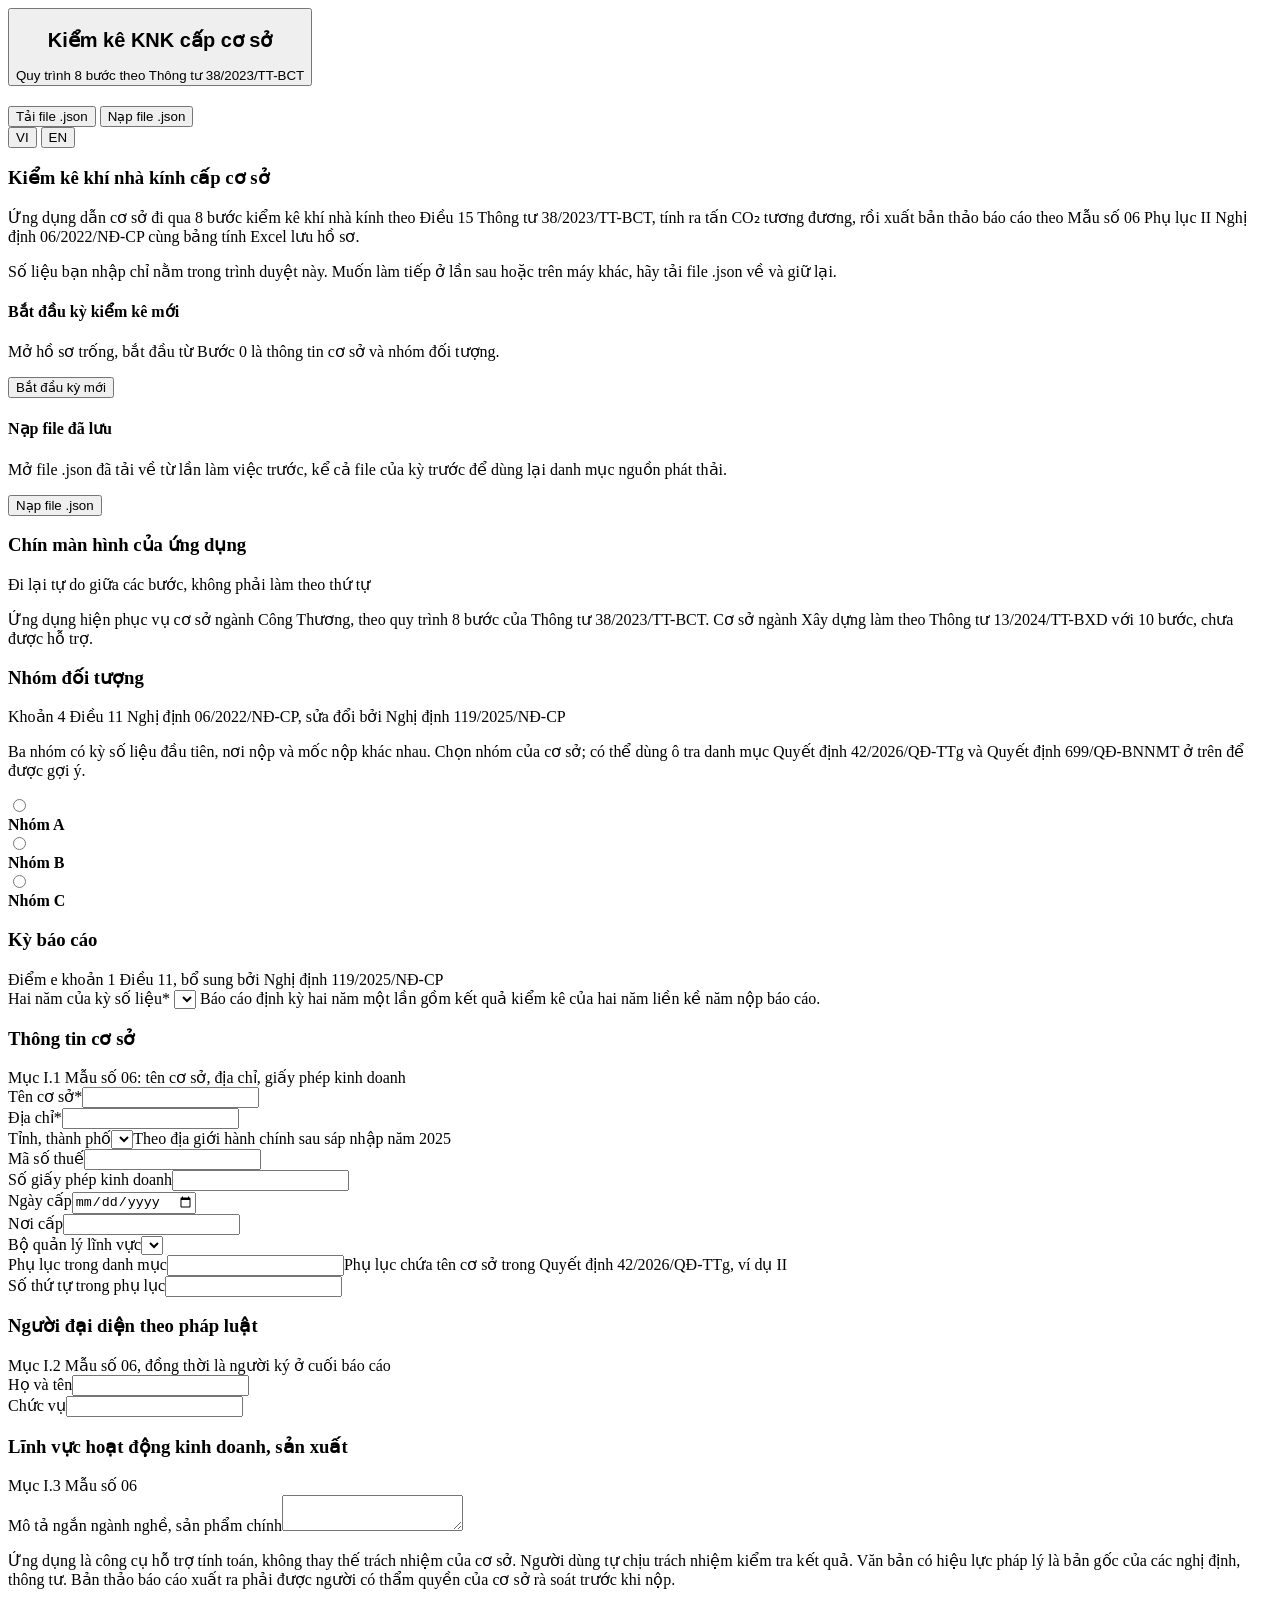
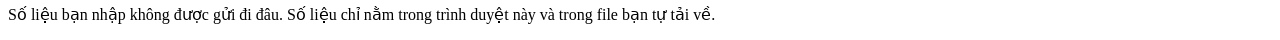
<file: knk-quy-trinh/src/index.src.html>
<!DOCTYPE html>
<html lang="vi">
<head>
<meta charset="utf-8">
<meta name="viewport" content="width=device-width,initial-scale=1">
<title>Quy trình kiểm kê khí nhà kính cấp cơ sở</title>
<link rel="icon" href="data:,">
<style>/*@@CSS@@*/</style>
</head>
<body>
<div class="qt-app">
<aside class="qt-nav">
  <button class="qt-brand" id="qt-home" type="button">
    <h1 data-i="brand">Kiểm kê KNK cấp cơ sở</h1>
    <span class="qt-sub" data-i="brandsub">Quy trình 8 bước theo Thông tư 38/2023/TT-BCT</span>
  </button>
  <nav class="qt-menu" id="qt-menu"></nav>
  <div class="qt-navfoot">
    <p id="qt-store-state"></p>
    <p id="qt-build"></p>
  </div>
</aside>
<main class="qt-main">
  <div class="qt-top">
    <div class="qt-bar">
      <h2 id="qt-title"></h2>
      <div class="qt-acts">
        <button class="qt-btn qt-hot" id="qt-full" type="button" hidden data-i="btnfull">Mở toàn màn hình</button>
        <button class="qt-btn qt-pri" id="qt-save" type="button" data-i="btnsave">Tải file .json</button>
        <button class="qt-btn" id="qt-open" type="button" data-i="btnopen">Nạp file .json</button>
        <input type="file" id="qt-file" accept=".json,application/json" hidden>
      </div>
      <div class="qt-lang">
        <button id="qt-vi" class="on" type="button">VI</button>
        <button id="qt-en" type="button">EN</button>
      </div>
    </div>
    <div class="qt-frame" id="qt-frame" hidden>
      <span data-i="framemsg">Trang đang chạy trong khung nhúng của một trang khác. Trình duyệt có thể chặn hoặc tách riêng bộ nhớ lưu tạm. Bấm Mở toàn màn hình để làm việc ổn định hơn, và luôn tải file .json về máy.</span>
    </div>
    <div class="qt-strip" id="qt-strip" hidden>
      <span id="qt-strip-msg"></span>
      <button class="qt-btn" id="qt-strip-save" type="button" data-i="btnsave">Tải file .json</button>
    </div>
  </div>

  <div class="qt-wrap">
    <div class="qt-errbox" id="qt-err" role="alert" hidden></div>
    <div class="qt-confirm" id="qt-confirm" hidden>
      <p id="qt-confirm-msg"></p>
      <div class="qt-acts" id="qt-confirm-acts"></div>
    </div>

    <!-- ============ MAN HINH MO ============ -->
    <section class="qt-pane" id="pane-dau">
      <div class="qt-hero">
        <h3 data-i="homeh">Kiểm kê khí nhà kính cấp cơ sở</h3>
        <p data-i="homep1">Ứng dụng dẫn cơ sở đi qua 8 bước kiểm kê khí nhà kính theo Điều 15 Thông tư 38/2023/TT-BCT, tính ra tấn CO₂ tương đương, rồi xuất bản thảo báo cáo theo Mẫu số 06 Phụ lục II Nghị định 06/2022/NĐ-CP cùng bảng tính Excel lưu hồ sơ.</p>
        <p data-i="homep2">Số liệu bạn nhập chỉ nằm trong trình duyệt này. Muốn làm tiếp ở lần sau hoặc trên máy khác, hãy tải file .json về và giữ lại.</p>
      </div>
      <div class="qt-alert" id="qt-home-nostore" hidden data-i="homenostore">Trình duyệt đang chặn bộ nhớ lưu tạm, thường gặp khi trang được nhúng trong trang khác hoặc ở chế độ riêng tư. Ứng dụng vẫn chạy bình thường, nhưng đóng trang là mất số liệu chưa tải về. Hãy tải file .json về sau mỗi lần làm việc.</div>
      <div class="qt-choices">
        <div class="qt-choice qt-main-choice" id="qt-c-resume" hidden>
          <h4 data-i="resumeh">Tiếp tục phiên đang làm dở</h4>
          <p id="qt-resume-info"></p>
          <div><button class="qt-btn qt-pri qt-big" id="qt-resume" type="button" data-i="btnresume">Tiếp tục</button></div>
        </div>
        <div class="qt-choice">
          <h4 data-i="newh">Bắt đầu kỳ kiểm kê mới</h4>
          <p data-i="newp">Mở hồ sơ trống, bắt đầu từ Bước 0 là thông tin cơ sở và nhóm đối tượng.</p>
          <div><button class="qt-btn qt-big" id="qt-new" type="button" data-i="btnnew">Bắt đầu kỳ mới</button></div>
        </div>
        <div class="qt-choice">
          <h4 data-i="loadh">Nạp file đã lưu</h4>
          <p data-i="loadp">Mở file .json đã tải về từ lần làm việc trước, kể cả file của kỳ trước để dùng lại danh mục nguồn phát thải.</p>
          <div><button class="qt-btn qt-big" id="qt-load" type="button" data-i="btnopen">Nạp file .json</button></div>
        </div>
      </div>
      <div class="qt-card">
        <div class="qt-ch"><h3 data-i="stepsh">Chín màn hình của ứng dụng</h3><span class="qt-hint" data-i="stepshint">Đi lại tự do giữa các bước, không phải làm theo thứ tự</span></div>
        <div class="qt-cb"><ol class="qt-steps" id="qt-steplist" start="0"></ol></div>
      </div>
      <div class="qt-info" data-i="scope">Ứng dụng hiện phục vụ cơ sở ngành Công Thương, theo quy trình 8 bước của Thông tư 38/2023/TT-BCT. Cơ sở ngành Xây dựng làm theo Thông tư 13/2024/TT-BXD với 10 bước, chưa được hỗ trợ.</div>
    </section>

    <!-- ============ BUOC 0 ============ -->
    <section class="qt-pane" id="pane-buoc-0">
      <div id="qt-tra"></div>
      <div class="qt-card">
        <div class="qt-ch"><h3 data-i="nhomh">Nhóm đối tượng</h3><span class="qt-hint" data-i="nhomhint">Khoản 4 Điều 11 Nghị định 06/2022/NĐ-CP, sửa đổi bởi Nghị định 119/2025/NĐ-CP</span></div>
        <div class="qt-cb">
          <p data-i="nhomp">Ba nhóm có kỳ số liệu đầu tiên, nơi nộp và mốc nộp khác nhau. Chọn nhóm của cơ sở; có thể dùng ô tra danh mục Quyết định 42/2026/QĐ-TTg và Quyết định 699/QĐ-BNNMT ở trên để được gợi ý.</p>
          <div class="qt-radios" id="qt-nhom">
            <label class="qt-radio" data-v="A"><input type="radio" name="nhom" value="A" data-f="coSo.nhom"><div><b data-i="nhomA">Nhóm A</b><span data-i="nhomAd"></span><small data-i="nhomAc"></small></div></label>
            <label class="qt-radio" data-v="B"><input type="radio" name="nhom" value="B" data-f="coSo.nhom"><div><b data-i="nhomB">Nhóm B</b><span data-i="nhomBd"></span><small data-i="nhomBc"></small></div></label>
            <label class="qt-radio" data-v="C"><input type="radio" name="nhom" value="C" data-f="coSo.nhom"><div><b data-i="nhomC">Nhóm C</b><span data-i="nhomCd"></span><small data-i="nhomCc"></small></div></label>
          </div>
        </div>
      </div>

      <div class="qt-card">
        <div class="qt-ch"><h3 data-i="kyh">Kỳ báo cáo</h3><span class="qt-hint" data-i="kyhint">Điểm e khoản 1 Điều 11, bổ sung bởi Nghị định 119/2025/NĐ-CP</span></div>
        <div class="qt-cb">
          <div class="qt-grid">
            <div class="qt-f">
              <label for="f-ky"><span data-i="kylab">Hai năm của kỳ số liệu</span><span class="qt-req">*</span></label>
              <select id="f-ky"></select>
              <span class="qt-help" data-i="kyhelp">Báo cáo định kỳ hai năm một lần gồm kết quả kiểm kê của hai năm liền kề năm nộp báo cáo.</span>
              <span class="qt-warnmsg" id="w-ky"></span>
            </div>
          </div>
          <div class="qt-title-preview" id="qt-title-preview"></div>
        </div>
      </div>

      <div class="qt-card">
        <div class="qt-ch"><h3 data-i="i1h">Thông tin cơ sở</h3><span class="qt-hint" data-i="i1hint">Mục I.1 Mẫu số 06: tên cơ sở, địa chỉ, giấy phép kinh doanh</span></div>
        <div class="qt-cb">
          <div class="qt-grid">
            <div class="qt-f qt-wide"><label for="f-ten"><span data-i="ften">Tên cơ sở</span><span class="qt-req">*</span></label><input id="f-ten" type="text" data-f="coSo.ten" autocomplete="organization"></div>
            <div class="qt-f qt-wide"><label for="f-diachi"><span data-i="fdiachi">Địa chỉ</span><span class="qt-req">*</span></label><input id="f-diachi" type="text" data-f="coSo.diaChi" autocomplete="street-address"></div>
            <div class="qt-f"><label for="f-tinh" data-i="ftinh">Tỉnh, thành phố</label><select id="f-tinh" data-f="coSo.tinh"></select><span class="qt-help" data-i="ftinhhelp">Theo địa giới hành chính sau sáp nhập năm 2025</span></div>
            <div class="qt-f"><label for="f-mst" data-i="fmst">Mã số thuế</label><input id="f-mst" type="text" inputmode="numeric" data-f="coSo.maSoThue"><span class="qt-warnmsg" id="w-mst"></span></div>
            <div class="qt-f"><label for="f-gpso" data-i="fgpso">Số giấy phép kinh doanh</label><input id="f-gpso" type="text" data-f="coSo.giayPhep.so"></div>
            <div class="qt-f"><label for="f-gpngay" data-i="fgpngay">Ngày cấp</label><input id="f-gpngay" type="date" data-f="coSo.giayPhep.ngayCap"></div>
            <div class="qt-f"><label for="f-gpnoi" data-i="fgpnoi">Nơi cấp</label><input id="f-gpnoi" type="text" data-f="coSo.giayPhep.noiCap"></div>
            <div class="qt-f"><label for="f-bo" data-i="fbo">Bộ quản lý lĩnh vực</label><select id="f-bo" data-f="coSo.boQuanLy"></select><span class="qt-warnmsg" id="w-bo"></span></div>
            <div class="qt-f"><label for="f-pl" data-i="fpl">Phụ lục trong danh mục</label><input id="f-pl" type="text" data-f="coSo.phuLuc"><span class="qt-help" data-i="fplhelp">Phụ lục chứa tên cơ sở trong Quyết định 42/2026/QĐ-TTg, ví dụ II</span></div>
            <div class="qt-f"><label for="f-stt" data-i="fstt">Số thứ tự trong phụ lục</label><input id="f-stt" type="text" inputmode="numeric" data-f="coSo.stt"></div>
          </div>
        </div>
      </div>

      <div class="qt-card">
        <div class="qt-ch"><h3 data-i="i2h">Người đại diện theo pháp luật</h3><span class="qt-hint" data-i="i2hint">Mục I.2 Mẫu số 06, đồng thời là người ký ở cuối báo cáo</span></div>
        <div class="qt-cb">
          <div class="qt-grid">
            <div class="qt-f"><label for="f-dd" data-i="fdd">Họ và tên</label><input id="f-dd" type="text" data-f="coSo.daiDien.hoTen" autocomplete="name"></div>
            <div class="qt-f"><label for="f-cv" data-i="fcv">Chức vụ</label><input id="f-cv" type="text" data-f="coSo.daiDien.chucVu" autocomplete="organization-title"></div>
          </div>
        </div>
      </div>

      <div class="qt-card">
        <div class="qt-ch"><h3 data-i="i3h">Lĩnh vực hoạt động kinh doanh, sản xuất</h3><span class="qt-hint" data-i="i3hint">Mục I.3 Mẫu số 06</span></div>
        <div class="qt-cb">
          <div class="qt-grid">
            <div class="qt-f qt-wide"><label for="f-lv" class="qt-lbl" data-i="flv">Mô tả ngắn ngành nghề, sản phẩm chính</label><textarea id="f-lv" data-f="coSo.linhVuc"></textarea></div>
          </div>
        </div>
      </div>

      <div class="qt-okbox" id="qt-b0-ok" hidden data-i="b0ok">Bước 0 đã đủ thông tin bắt buộc.</div>
      <div class="qt-alert" id="qt-b0-miss" hidden></div>
    </section>

    <div id="qt-panes"></div>
  </div>

  <footer class="qt-foot">
    <p data-i="foot1">Ứng dụng là công cụ hỗ trợ tính toán, không thay thế trách nhiệm của cơ sở. Người dùng tự chịu trách nhiệm kiểm tra kết quả. Văn bản có hiệu lực pháp lý là bản gốc của các nghị định, thông tư. Bản thảo báo cáo xuất ra phải được người có thẩm quyền của cơ sở rà soát trước khi nộp.</p>
    <p data-i="foot2">Số liệu bạn nhập không được gửi đi đâu. Số liệu chỉ nằm trong trình duyệt này và trong file bạn tự tải về.</p>
  </footer>
</main>
</div>
<div class="qt-toast" id="qt-toast" role="status" aria-live="polite"></div>
<div id="qt-lists" hidden></div>
<div class="qt-modal" id="qt-modal" hidden role="dialog" aria-modal="true" aria-labelledby="qt-modal-h">
  <div class="qt-dlg">
    <div class="qt-dlg-h"><h3 id="qt-modal-h"></h3><button class="qt-btn" type="button" data-act="dongTra" data-i="btnclose">Đóng</button></div>
    <div class="qt-dlg-b" id="qt-modal-b"></div>
  </div>
</div>
<script>/*@@DATA@@*/</script>
<script>/*@@JS@@*/</script>
</body>
</html>
</file>
